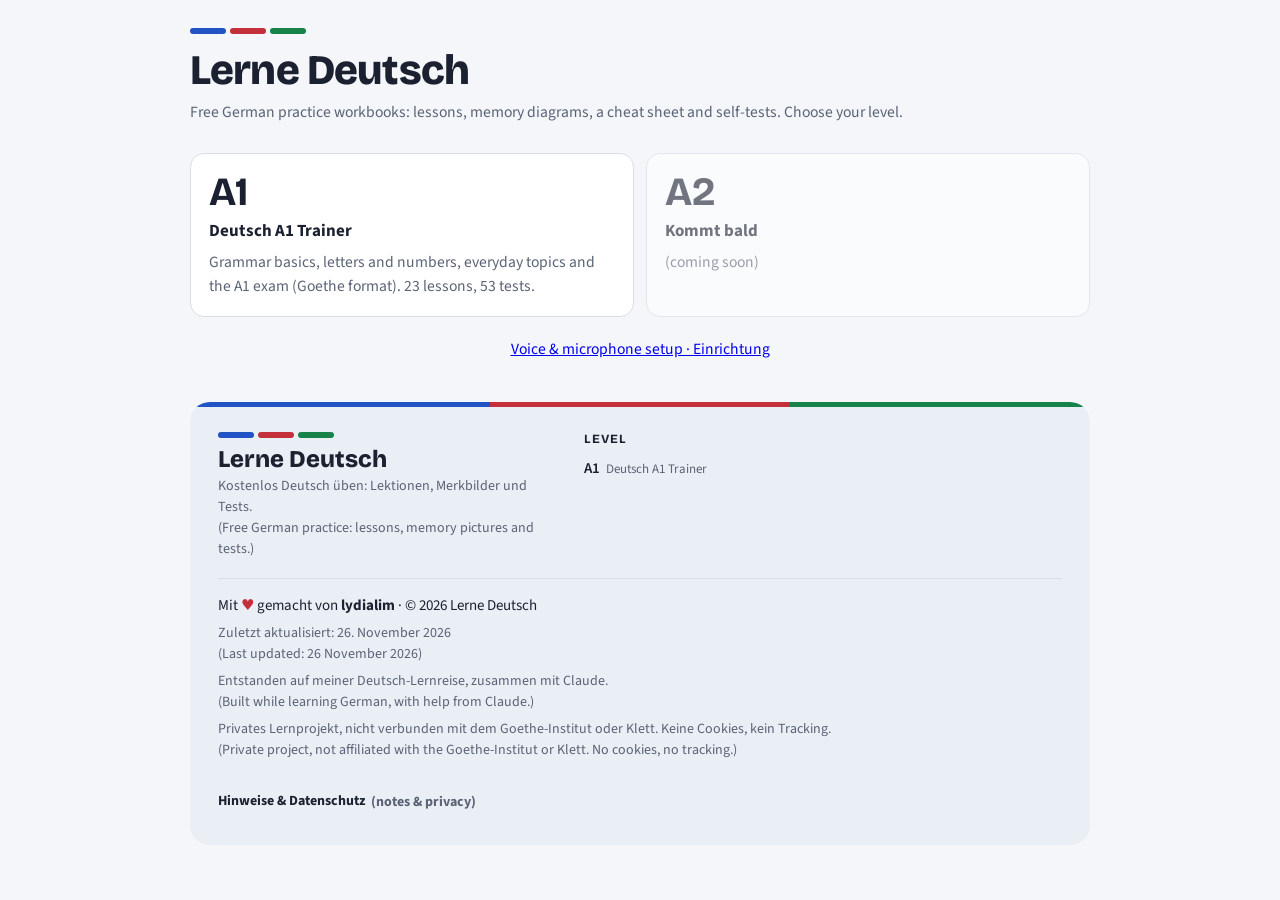
<file: index.html>
<!doctype html>
<html lang="de">
<head>
<meta charset="utf-8">
<meta name="viewport" content="width=device-width, initial-scale=1, viewport-fit=cover">
<meta name="claude:viewport-fit-sides" content="cover">
<title>Lerne Deutsch</title>
<meta name="description" content="Free German practice workbooks by level.">
<link rel="stylesheet" href="assets/css/style.css?v=202611261357">
</head>
<body>
<div class="wrap">
<header>
  <div class="flagline" aria-hidden="true"><span style="background:var(--der)"></span><span style="background:var(--die)"></span><span style="background:var(--das)"></span></div>
  <h1>Lerne Deutsch</h1>
  <p class="en">Free German practice workbooks: lessons, memory diagrams, a cheat sheet and self-tests. Choose your level.</p>
</header>
<main>
<div class="levels">
  <a href="a1/index.html"><b>A1</b><span style="font-weight:700">Deutsch A1 Trainer</span><span class="en">Grammar basics, letters and numbers, everyday topics and the A1 exam (Goethe format). 23 lessons, 53 tests.</span></a>
  <div class="soon"><b>A2</b><span style="font-weight:700">Kommt bald</span><span class="en">(coming soon)</span></div>
</div>
<p class="en" style="text-align:center"><a href="einrichtung.html">Voice &amp; microphone setup · Einrichtung</a></p>
</main>
<footer class="foot" id="site-footer"></footer>
</div>
<script defer src="assets/js/layout.js?v=202611261357"></script>
</body>
</html>
</file>
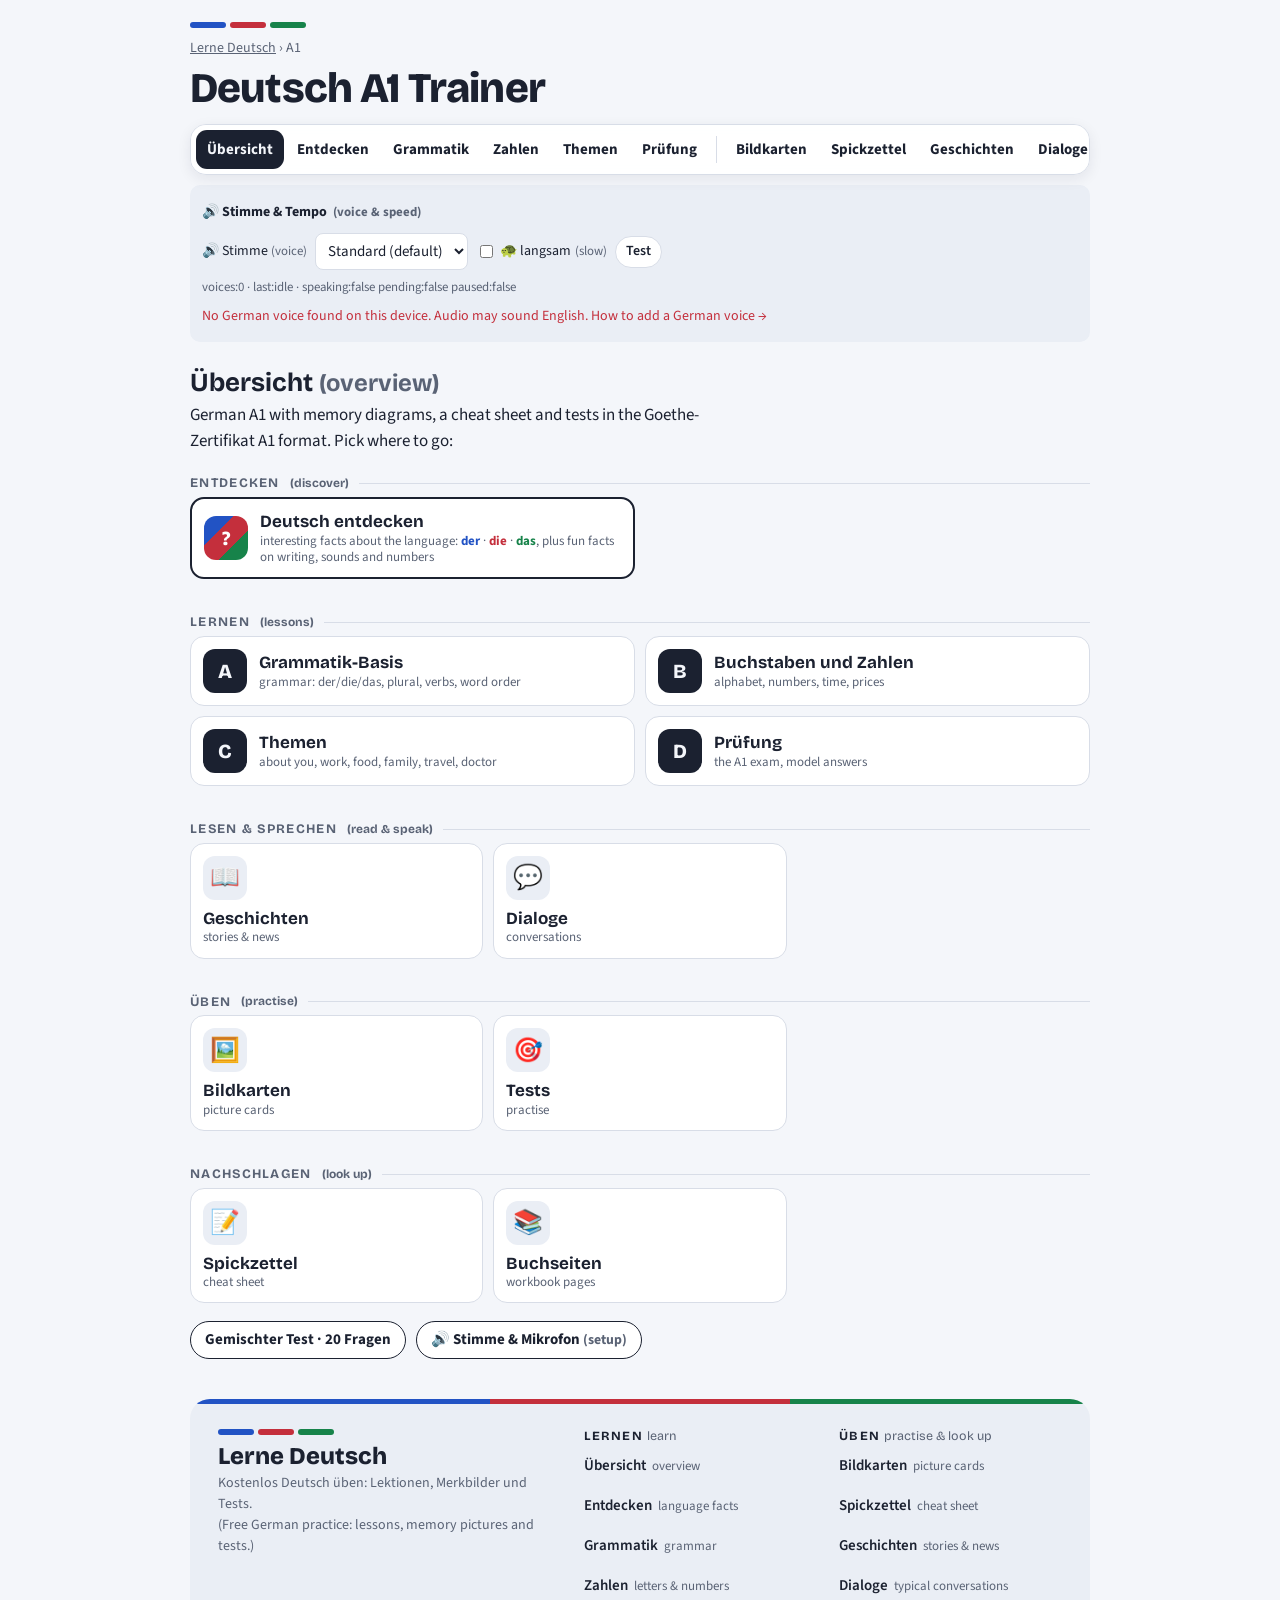
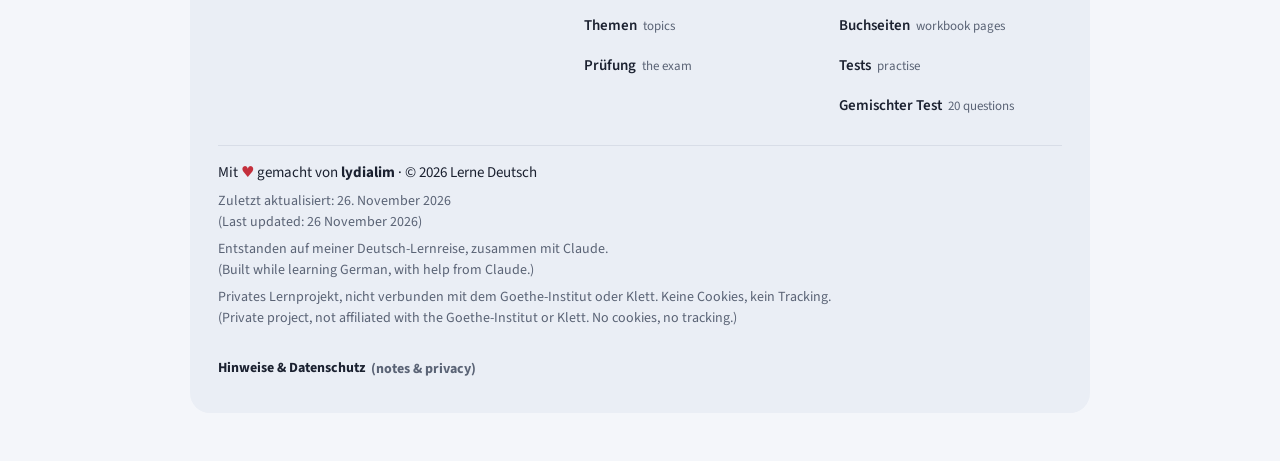
<file: a1/index.html>
<!doctype html>
<html lang="de">
<head>
<meta charset="utf-8">
<meta name="viewport" content="width=device-width, initial-scale=1, viewport-fit=cover">
<meta name="claude:viewport-fit-sides" content="cover">
<title>Deutsch A1 Trainer</title>
<meta name="description" content="German A1 lessons, cheat sheet and self-tests.">
<link rel="stylesheet" href="../assets/css/style.css?v=202611261357">
</head>
<body>
<div class="wrap">
<header id="site-header"></header>
<main>
<div class="cheathead"><h2>Übersicht <span class="en">(overview)</span></h2>
<p class="lead">German A1 with memory diagrams, a cheat sheet and tests in the Goethe-Zertifikat A1 format. Pick where to go:</p></div>
<h3 class="gh">Entdecken <span class="en">(discover)</span></h3>
<div class="tiles tall">
  <a class="tile feat" href="entdecken.html"><b class="ti tri">?</b><span class="tt"><b>Deutsch entdecken</b><span class="en">interesting facts about the language: <span class="der">der</span> · <span class="die">die</span> · <span class="das">das</span>, plus fun facts on writing, sounds and numbers</span></span></a>
</div>
<h3 class="gh">Lernen <span class="en">(lessons)</span></h3>
<div class="tiles tall">
  <a class="tile" href="grammatik.html"><b class="ti">A</b><span class="tt"><b>Grammatik-Basis</b><span class="en">grammar: der/die/das, plural, verbs, word order</span></span></a>
  <a class="tile" href="zahlen.html"><b class="ti">B</b><span class="tt"><b>Buchstaben und Zahlen</b><span class="en">alphabet, numbers, time, prices</span></span></a>
  <a class="tile" href="themen.html"><b class="ti">C</b><span class="tt"><b>Themen</b><span class="en">about you, work, food, family, travel, doctor</span></span></a>
  <a class="tile" href="pruefung.html"><b class="ti">D</b><span class="tt"><b>Prüfung</b><span class="en">the A1 exam, model answers</span></span></a>
</div>
<h3 class="gh">Lesen &amp; Sprechen <span class="en">(read &amp; speak)</span></h3>
<div class="tiles">
  <a class="tile" href="geschichten.html"><span class="ti">📖</span><span class="tt"><b>Geschichten</b><span class="en">stories &amp; news</span></span></a>
  <a class="tile" href="dialoge.html"><span class="ti">💬</span><span class="tt"><b>Dialoge</b><span class="en">conversations</span></span></a>
</div>
<h3 class="gh">Üben <span class="en">(practise)</span></h3>
<div class="tiles">
  <a class="tile" href="karten.html"><span class="ti">🖼️</span><span class="tt"><b>Bildkarten</b><span class="en">picture cards</span></span></a>
  <a class="tile" href="tests.html"><span class="ti">🎯</span><span class="tt"><b>Tests</b><span class="en">practise</span></span></a>
</div>
<h3 class="gh">Nachschlagen <span class="en">(look up)</span></h3>
<div class="tiles">
  <a class="tile" href="spickzettel.html"><span class="ti">📝</span><span class="tt"><b>Spickzettel</b><span class="en">cheat sheet</span></span></a>
  <a class="tile" href="buchseiten.html"><span class="ti">📚</span><span class="tt"><b>Buchseiten</b><span class="en">workbook pages</span></span></a>
</div>
<p class="quickgo"><a class="go" href="tests.html#mix">Gemischter Test · 20 Fragen</a> <a class="go" href="../einrichtung.html">🔊 Stimme &amp; Mikrofon <span class="en">(setup)</span></a></p>
</main>
<footer class="foot" id="site-footer"></footer>
</div>
<script defer src="js/level.js?v=202611261357"></script>
<script defer src="../assets/js/common.js?v=202611261357"></script>
<script defer src="../assets/js/layout.js?v=202611261357"></script>
<script defer src="../assets/js/speech.js?v=202611261357"></script>
</body>
</html>
</file>
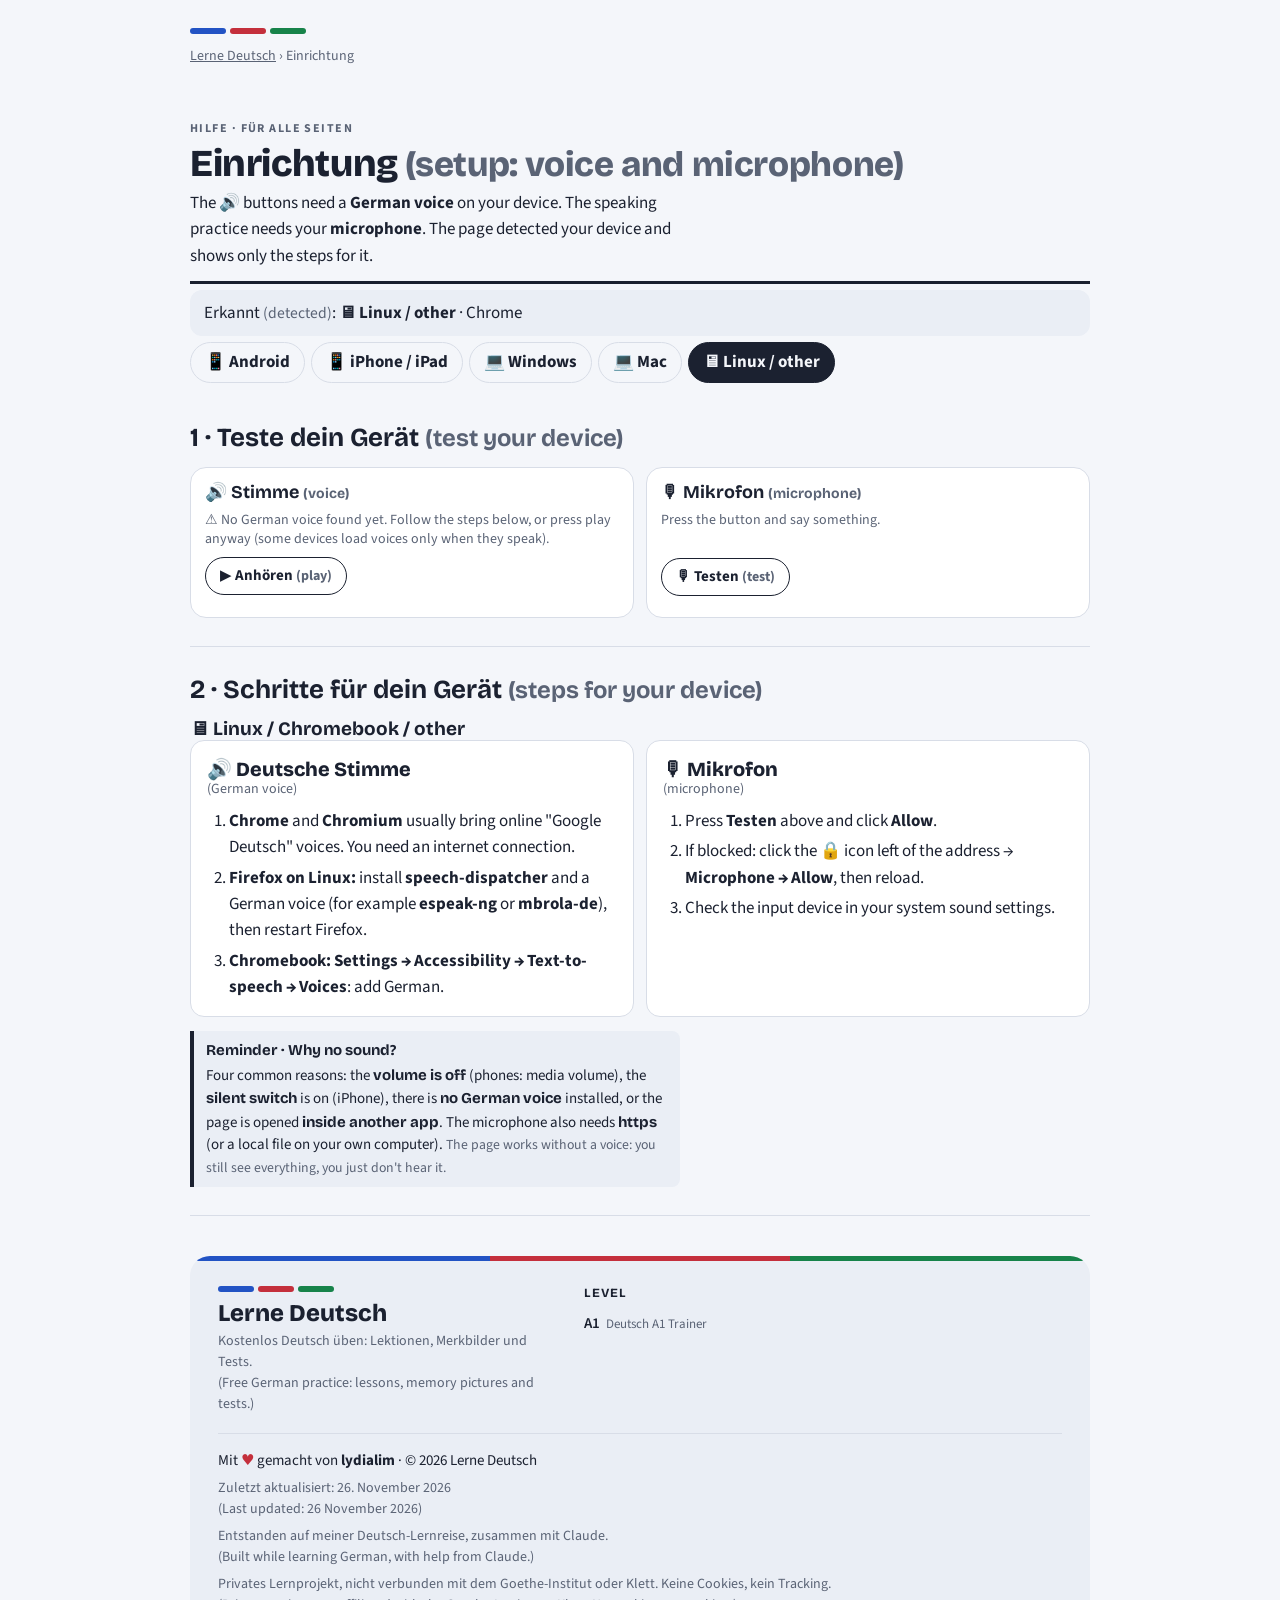
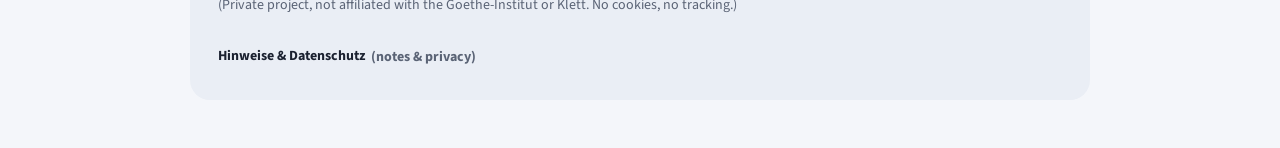
<file: einrichtung.html>
<!doctype html>
<html lang="de">
<head>
<meta charset="utf-8">
<meta name="viewport" content="width=device-width, initial-scale=1, viewport-fit=cover">
<meta name="claude:viewport-fit-sides" content="cover">
<title>Einrichtung · Lerne Deutsch</title>
<meta name="description" content="Set up the German voice and the microphone on your phone or computer.">
<link rel="stylesheet" href="assets/css/style.css?v=202611261357">
</head>
<body>
<div class="wrap">
<header>
  <div class="flagline" aria-hidden="true"><span style="background:var(--der)"></span><span style="background:var(--die)"></span><span style="background:var(--das)"></span></div>
  <p class="crumb"><a href="index.html">Lerne Deutsch</a> › Einrichtung</p>
</header>
<main>
<div class="part"><span class="kick">Hilfe · für alle Seiten</span><h2>Einrichtung <span class="en">(setup: voice and microphone)</span></h2><p class="lead">The 🔊 buttons need a <b>German voice</b> on your device. The speaking practice needs your <b>microphone</b>. The page detected your device and shows only the steps for it.</p></div>

<div class="devbar" id="devbar" aria-live="polite"></div>
<div class="ktabs" id="devtabs" role="tablist" aria-label="Gerät wählen (choose device)"></div>

<section class="lesson" id="l-test">
  <h2>1 · Teste dein Gerät <span class="en">(test your device)</span></h2>
  <div class="devtest">
    <div class="tcard"><h3>🔊 Stimme <span class="en">(voice)</span></h3>
      <p id="voiceStatus" class="en">…</p>
      <div class="btns"><button type="button" class="go" id="voiceTest">▶ Anhören <span class="en">(play)</span></button></div>
      <p class="en" id="voiceList"></p></div>
    <div class="tcard"><h3>🎙 Mikrofon <span class="en">(microphone)</span></h3>
      <p id="micStatus" class="en">Press the button and say something.</p>
      <div class="meter" aria-hidden="true"><i id="micBar"></i></div>
      <div class="btns"><button type="button" class="go" id="micTest">🎙 Testen <span class="en">(test)</span></button></div></div>
  </div>
</section>

<section class="lesson" id="l-steps">
  <h2>2 · Schritte für dein Gerät <span class="en">(steps for your device)</span></h2>

  <div class="dev" data-dev="android" hidden>
    <h3>📱 Android</h3>
    <div class="cols2">
      <div class="dia"><div class="cap">🔊 Deutsche Stimme <small>(German voice)</small></div>
        <ol class="steps">
          <li>Open <b>Settings → System → Languages &amp; input → Text-to-speech output</b> (on some phones: <b>Settings → Accessibility</b>).</li>
          <li>Preferred engine: <b>Speech Services by Google</b>. Tap the ⚙ gear next to it.</li>
          <li>Tap <b>Install voice data → Deutsch (Deutschland)</b> and download it.</li>
          <li>Come back here and press <b>Anhören</b> above. Turn the media volume up.</li>
        </ol></div>
      <div class="dia"><div class="cap">🎙 Mikrofon <small>(microphone)</small></div>
        <ol class="steps">
          <li>Use <b>Chrome</b>. Press <b>Testen</b> above and tap <b>Allow</b> when asked.</li>
          <li>If you tapped Block: tap the 🔒 icon (or ⋮ menu → <b>Settings → Site settings → Microphone</b>) and set this site to <b>Allow</b>.</li>
          <li>Still silent? <b>Settings → Apps → Chrome → Permissions → Microphone → Allow</b>.</li>
        </ol></div>
    </div>
  </div>

  <div class="dev" data-dev="ios" hidden>
    <h3>📱 iPhone / iPad</h3>
    <div class="cols2">
      <div class="dia"><div class="cap">🔊 Deutsche Stimme <small>(German voice)</small></div>
        <ol class="steps">
          <li>Open <b>Settings → Accessibility → Spoken Content</b>. Can't find it? Pull down in Settings and search for <b>Spoken Content</b>, or scroll the Accessibility list (it is in the <b>Vision</b> group).</li>
          <li>Turn on <b>Speak Selection</b> (or <b>Speak Screen</b>). The <b>Voices</b> row only shows up after that. You don't have to use the feature.</li>
          <li>Tap <b>Voices → German</b>, pick a voice (for example <b>Anna</b>) and tap the download icon. <b>Enhanced</b> sounds best. Use Wi-Fi.</li>
          <li><b>Still no German in the list?</b> Try <b>Settings → Accessibility → VoiceOver → Speech → Add New Language → German</b>, or add German in <b>Settings → General → Language &amp; Region → Add Language</b> first.</li>
          <li>Check the <b>silent switch</b> on the side: if it is on (orange), the sound stays off. Turn the volume up.</li>
          <li>Come back here and press <b>Anhören</b> above.</li>
        </ol></div>
      <div class="dia"><div class="cap">🎙 Mikrofon <small>(microphone)</small></div>
        <ol class="steps">
          <li>Use <b>Safari</b>. Press <b>Testen</b> above and tap <b>Allow</b>.</li>
          <li>If you tapped Don't Allow: tap <b>aA</b> in the address bar → <b>Website Settings → Microphone → Allow</b>.</li>
          <li>Or: <b>Settings → Apps → Safari → Microphone → Ask / Allow</b>.</li>
          <li>Recording does not work in some in-app browsers (inside other apps). Open the page in Safari.</li>
        </ol></div>
    </div>
  </div>

  <div class="dev" data-dev="windows" hidden>
    <h3>💻 Windows</h3>
    <div class="cols2">
      <div class="dia"><div class="cap">🔊 Deutsche Stimme <small>(German voice)</small></div>
        <ol class="steps">
          <li><b>Edge</b> has the best voices (for example <b>Katja</b>, <b>Conrad</b>, "Online (Natural)"). Chrome also works with "Google Deutsch".</li>
          <li>No German voice in the test? Open <b>Settings → Time &amp; language → Speech → Manage voices → Add voices</b> and add <b>German (Germany)</b>.</li>
          <li>Restart the browser, then press <b>Anhören</b> above.</li>
          <li>Pick a voice with the small voice menu in the page header, if you see one.</li>
        </ol></div>
      <div class="dia"><div class="cap">🎙 Mikrofon <small>(microphone)</small></div>
        <ol class="steps">
          <li>Press <b>Testen</b> above and click <b>Allow</b> in the pop-up.</li>
          <li>If you clicked Block: click the 🔒 icon left of the address → <b>Microphone → Allow</b>, then reload.</li>
          <li>Still silent? <b>Settings → Privacy &amp; security → Microphone</b>: turn on <b>Microphone access</b> and <b>Let desktop apps access your microphone</b>.</li>
          <li>Check the right microphone is chosen in <b>Settings → System → Sound → Input</b>.</li>
        </ol></div>
    </div>
  </div>

  <div class="dev" data-dev="mac" hidden>
    <h3>💻 Mac</h3>
    <div class="cols2">
      <div class="dia"><div class="cap">🔊 Deutsche Stimme <small>(German voice)</small></div>
        <ol class="steps">
          <li>Open <b>System Settings → Accessibility → Spoken Content</b>.</li>
          <li>Click <b>System voice → Manage Voices… → German</b> and download <b>Anna</b> (or Markus, Petra). Enhanced / Premium voices sound better.</li>
          <li>Restart the browser, then press <b>Anhören</b> above.</li>
          <li><b>Chrome</b> also brings its own "Google Deutsch" voice.</li>
        </ol></div>
      <div class="dia"><div class="cap">🎙 Mikrofon <small>(microphone)</small></div>
        <ol class="steps">
          <li>Press <b>Testen</b> above and click <b>Allow</b>.</li>
          <li><b>Safari:</b> Safari menu → <b>Settings → Websites → Microphone</b> → set this site to <b>Allow</b>.</li>
          <li><b>Chrome / Edge / Firefox:</b> click the 🔒 icon left of the address → <b>Microphone → Allow</b>, then reload.</li>
          <li>Still silent? <b>System Settings → Privacy &amp; Security → Microphone</b> → turn your browser on.</li>
        </ol></div>
    </div>
  </div>

  <div class="dev" data-dev="other" hidden>
    <h3>🖥 Linux / Chromebook / other</h3>
    <div class="cols2">
      <div class="dia"><div class="cap">🔊 Deutsche Stimme <small>(German voice)</small></div>
        <ol class="steps">
          <li><b>Chrome</b> and <b>Chromium</b> usually bring online "Google Deutsch" voices. You need an internet connection.</li>
          <li><b>Firefox on Linux:</b> install <b>speech-dispatcher</b> and a German voice (for example <b>espeak-ng</b> or <b>mbrola-de</b>), then restart Firefox.</li>
          <li><b>Chromebook:</b> <b>Settings → Accessibility → Text-to-speech → Voices</b>: add German.</li>
        </ol></div>
      <div class="dia"><div class="cap">🎙 Mikrofon <small>(microphone)</small></div>
        <ol class="steps">
          <li>Press <b>Testen</b> above and click <b>Allow</b>.</li>
          <li>If blocked: click the 🔒 icon left of the address → <b>Microphone → Allow</b>, then reload.</li>
          <li>Check the input device in your system sound settings.</li>
        </ol></div>
    </div>
  </div>

  <div class="rule"><b>Reminder · Why no sound?</b> Four common reasons: the <b>volume is off</b> (phones: media volume), the <b>silent switch</b> is on (iPhone), there is <b>no German voice</b> installed, or the page is opened <b>inside another app</b>. The microphone also needs <b>https</b> (or a local file on your own computer). <span class="en">The page works without a voice: you still see everything, you just don't hear it.</span></div>
</section>
</main>
<footer class="foot" id="site-footer"></footer>
</div>
<script src="assets/js/common.js?v=202611261357"></script>
<script src="assets/js/layout.js?v=202611261357"></script>
<script src="assets/js/speech.js?v=202611261357"></script>
<script src="assets/js/einrichtung.js?v=202611261357"></script>
</body>
</html>
</file>
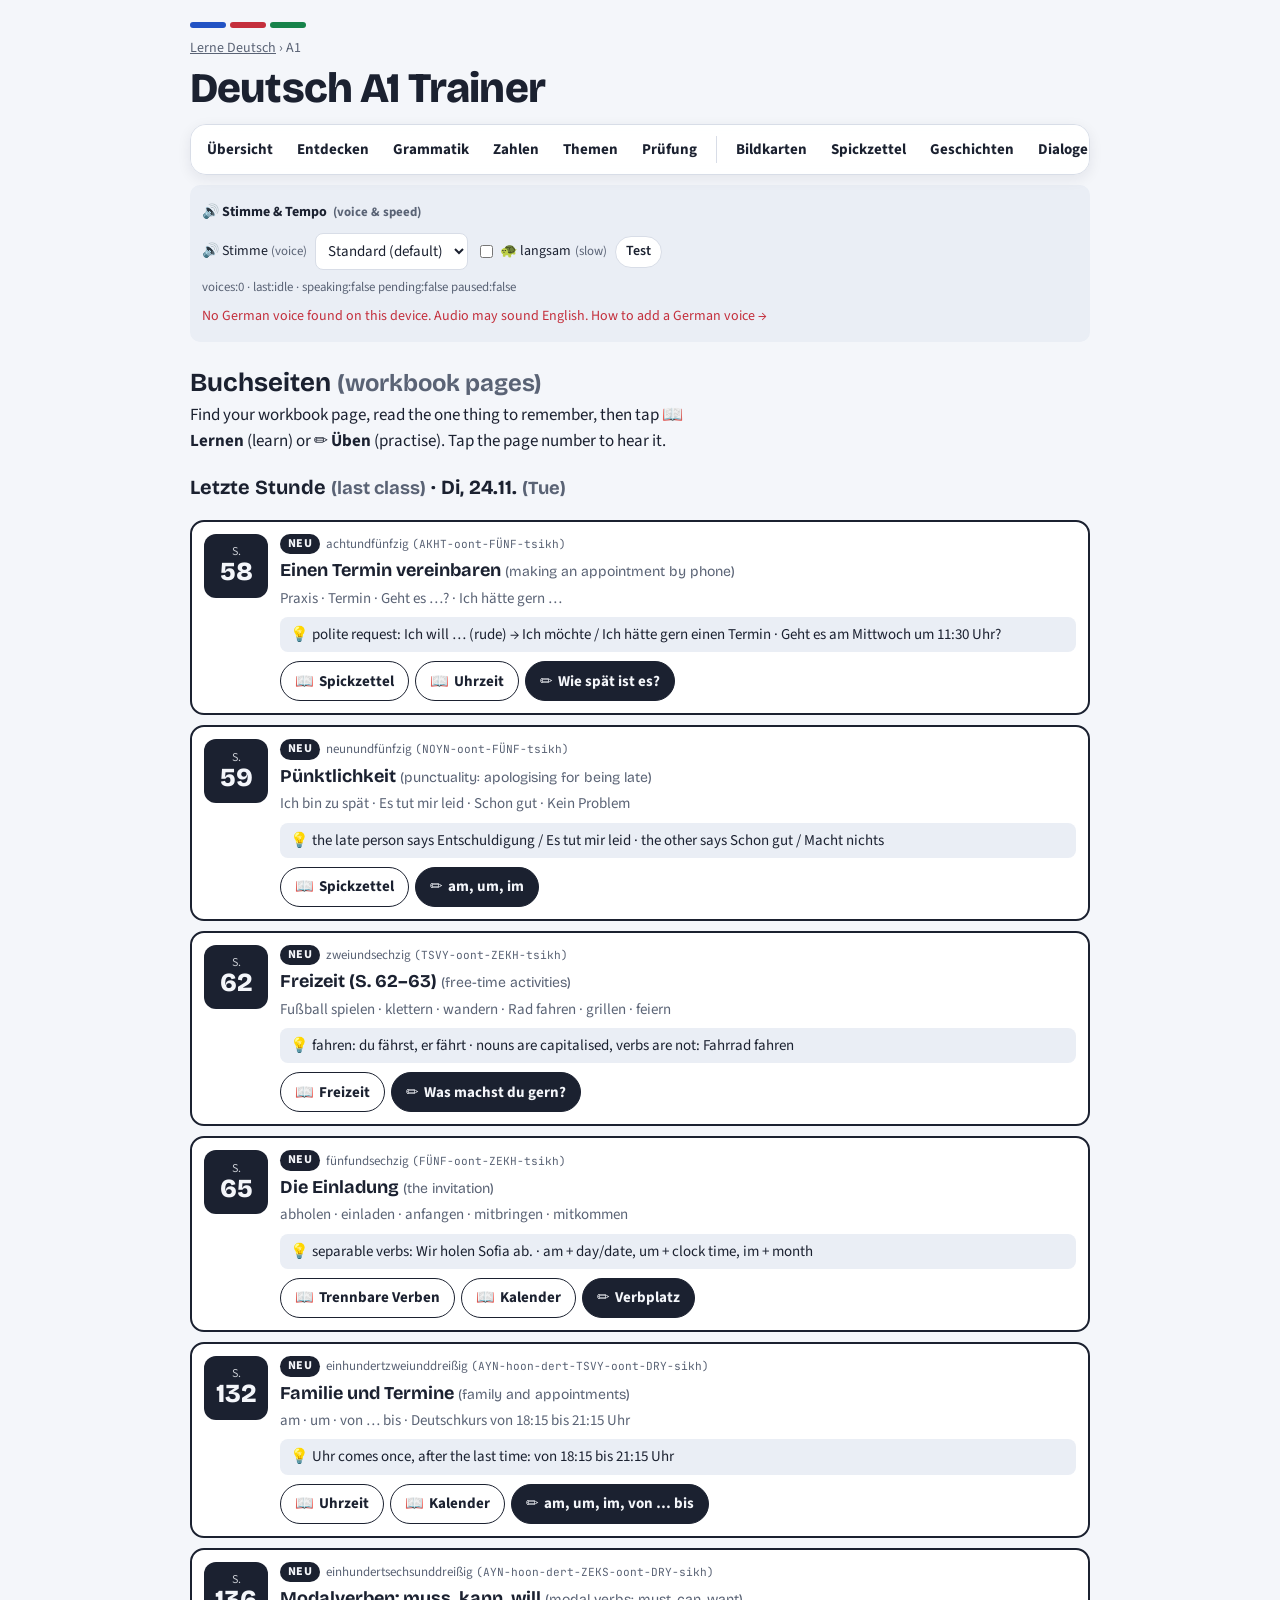
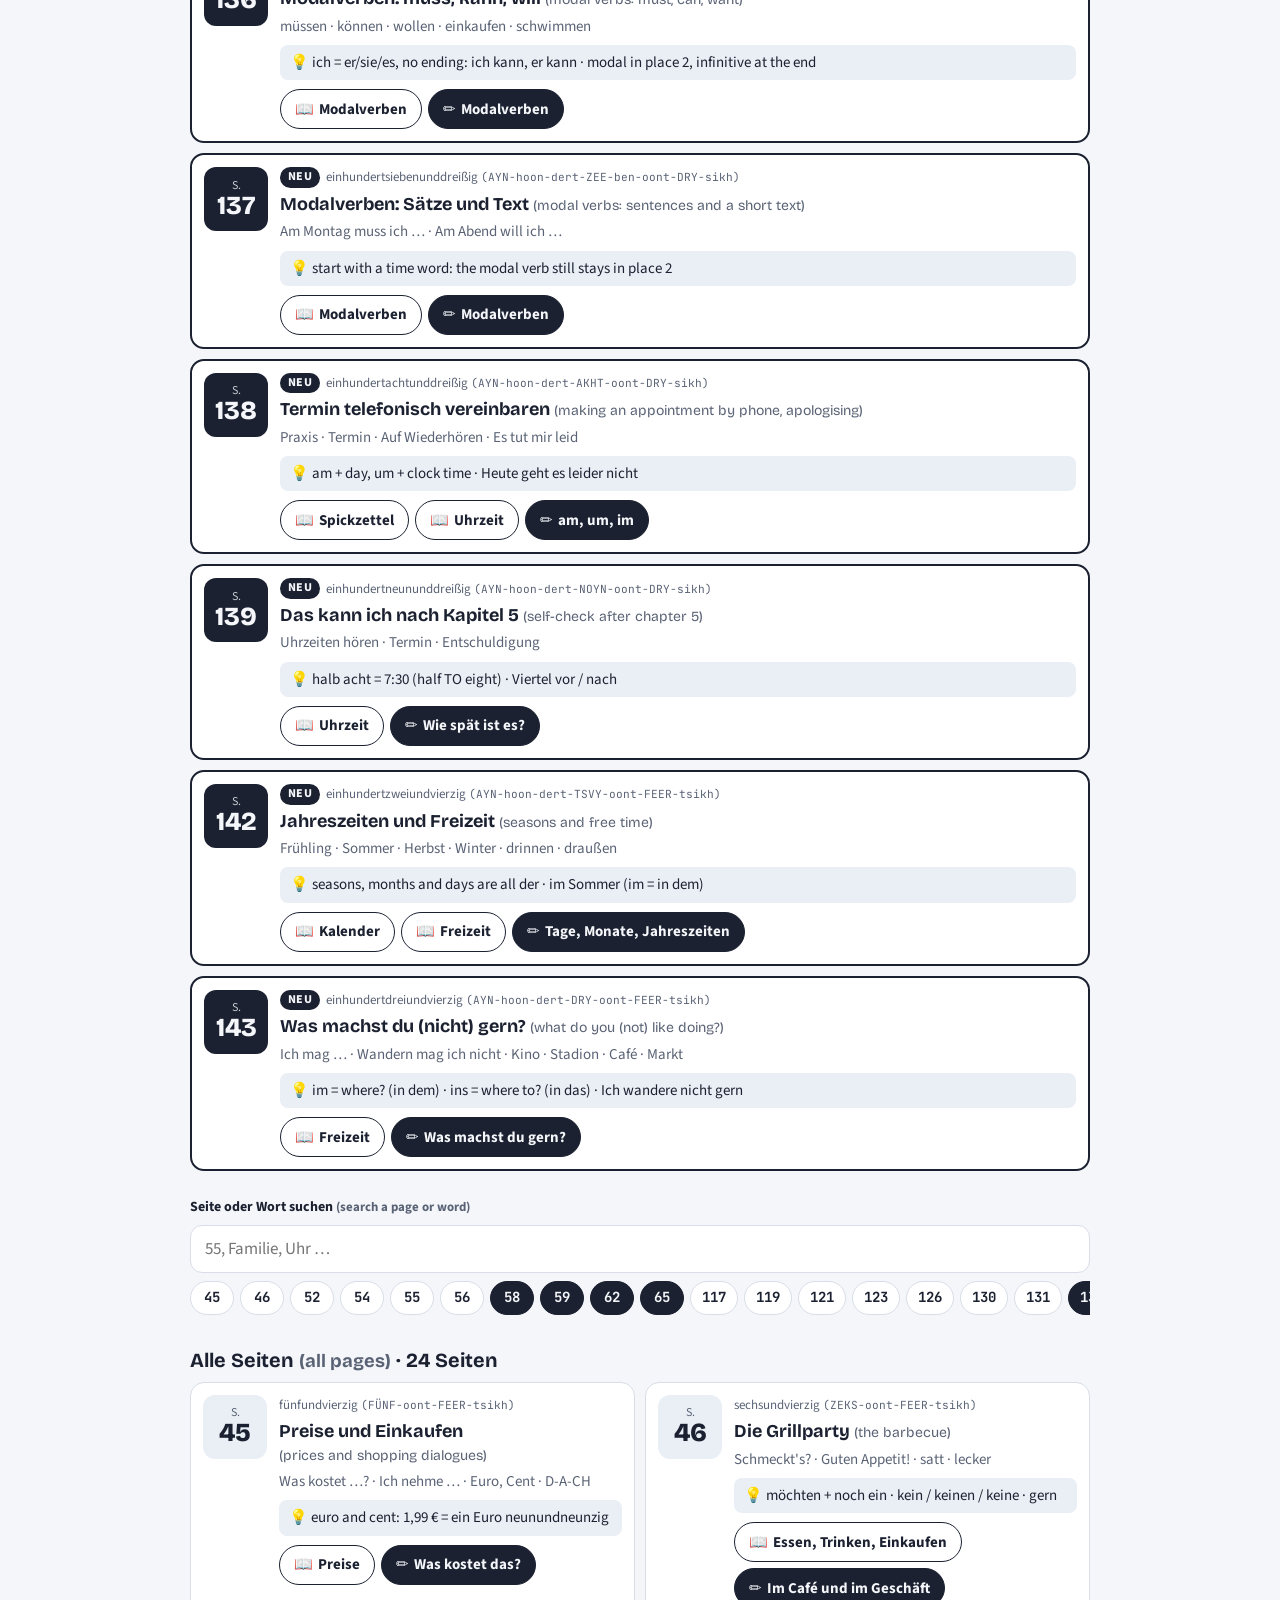
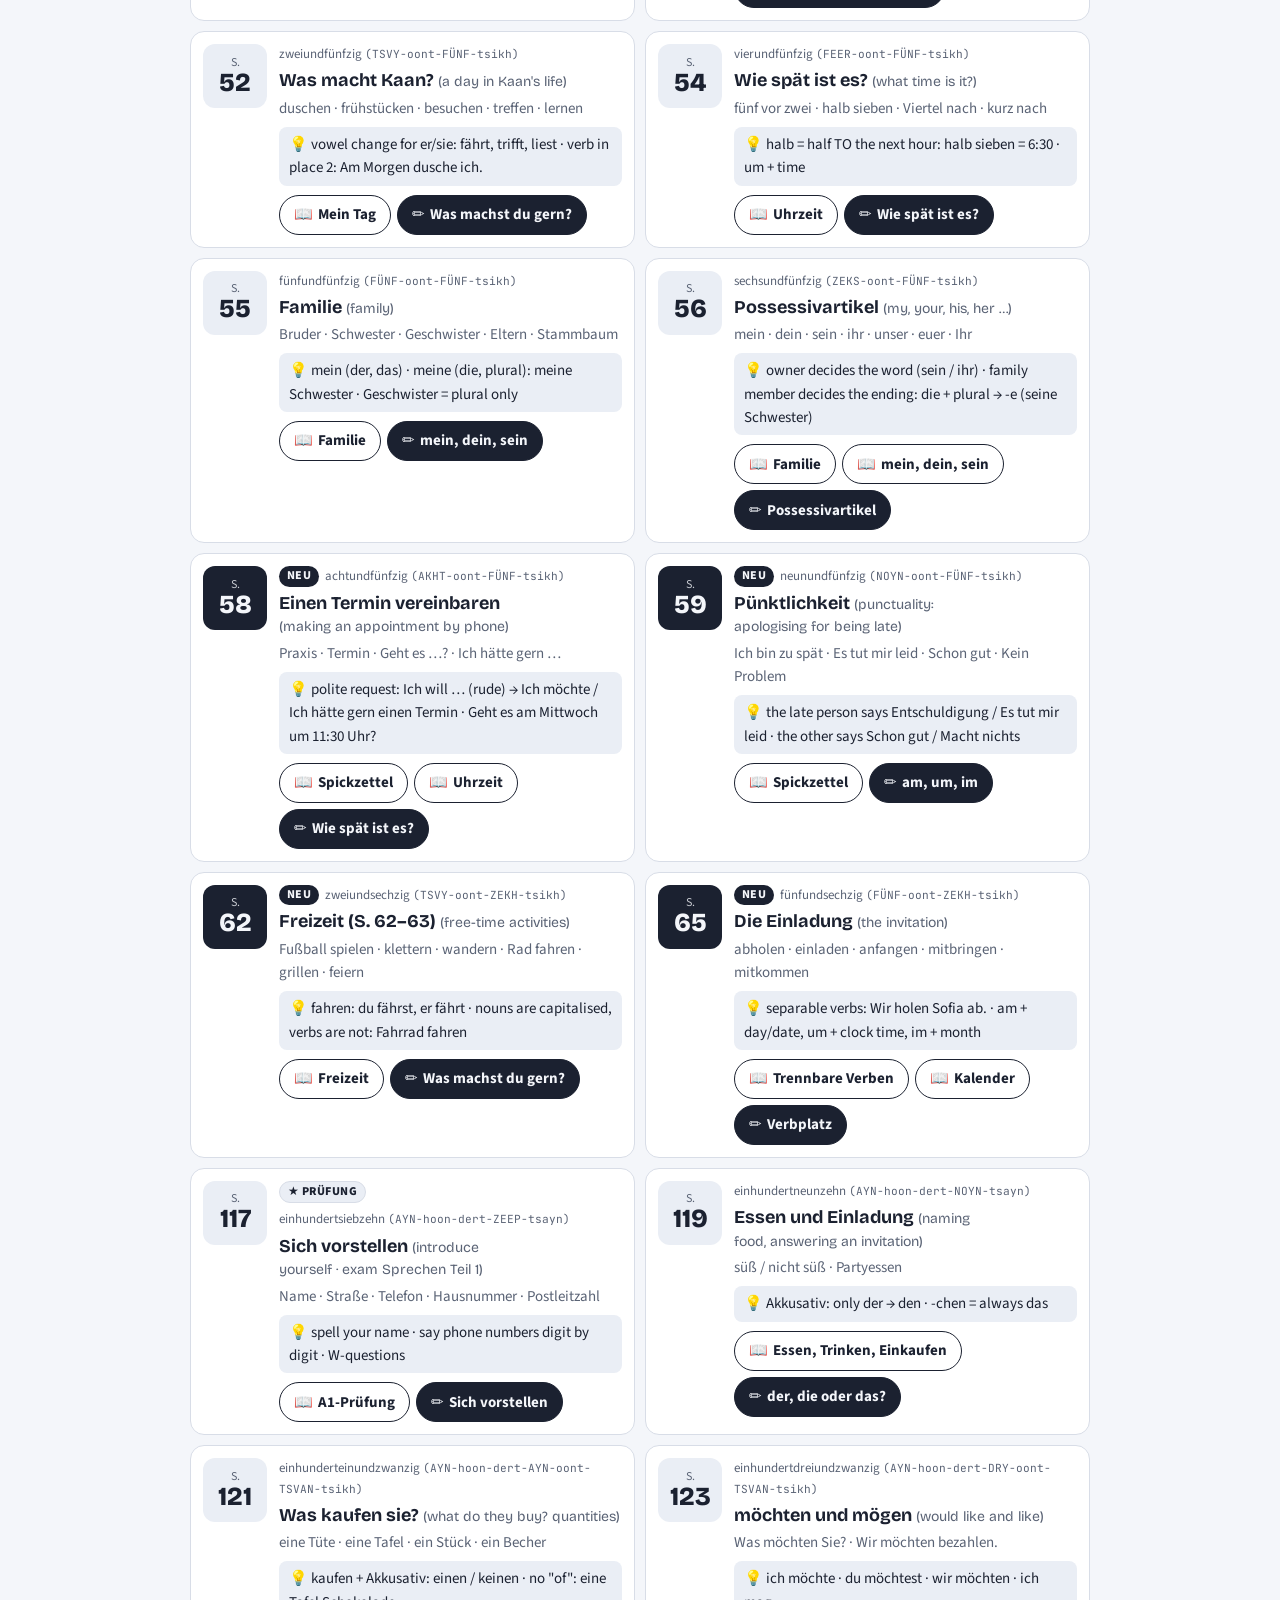
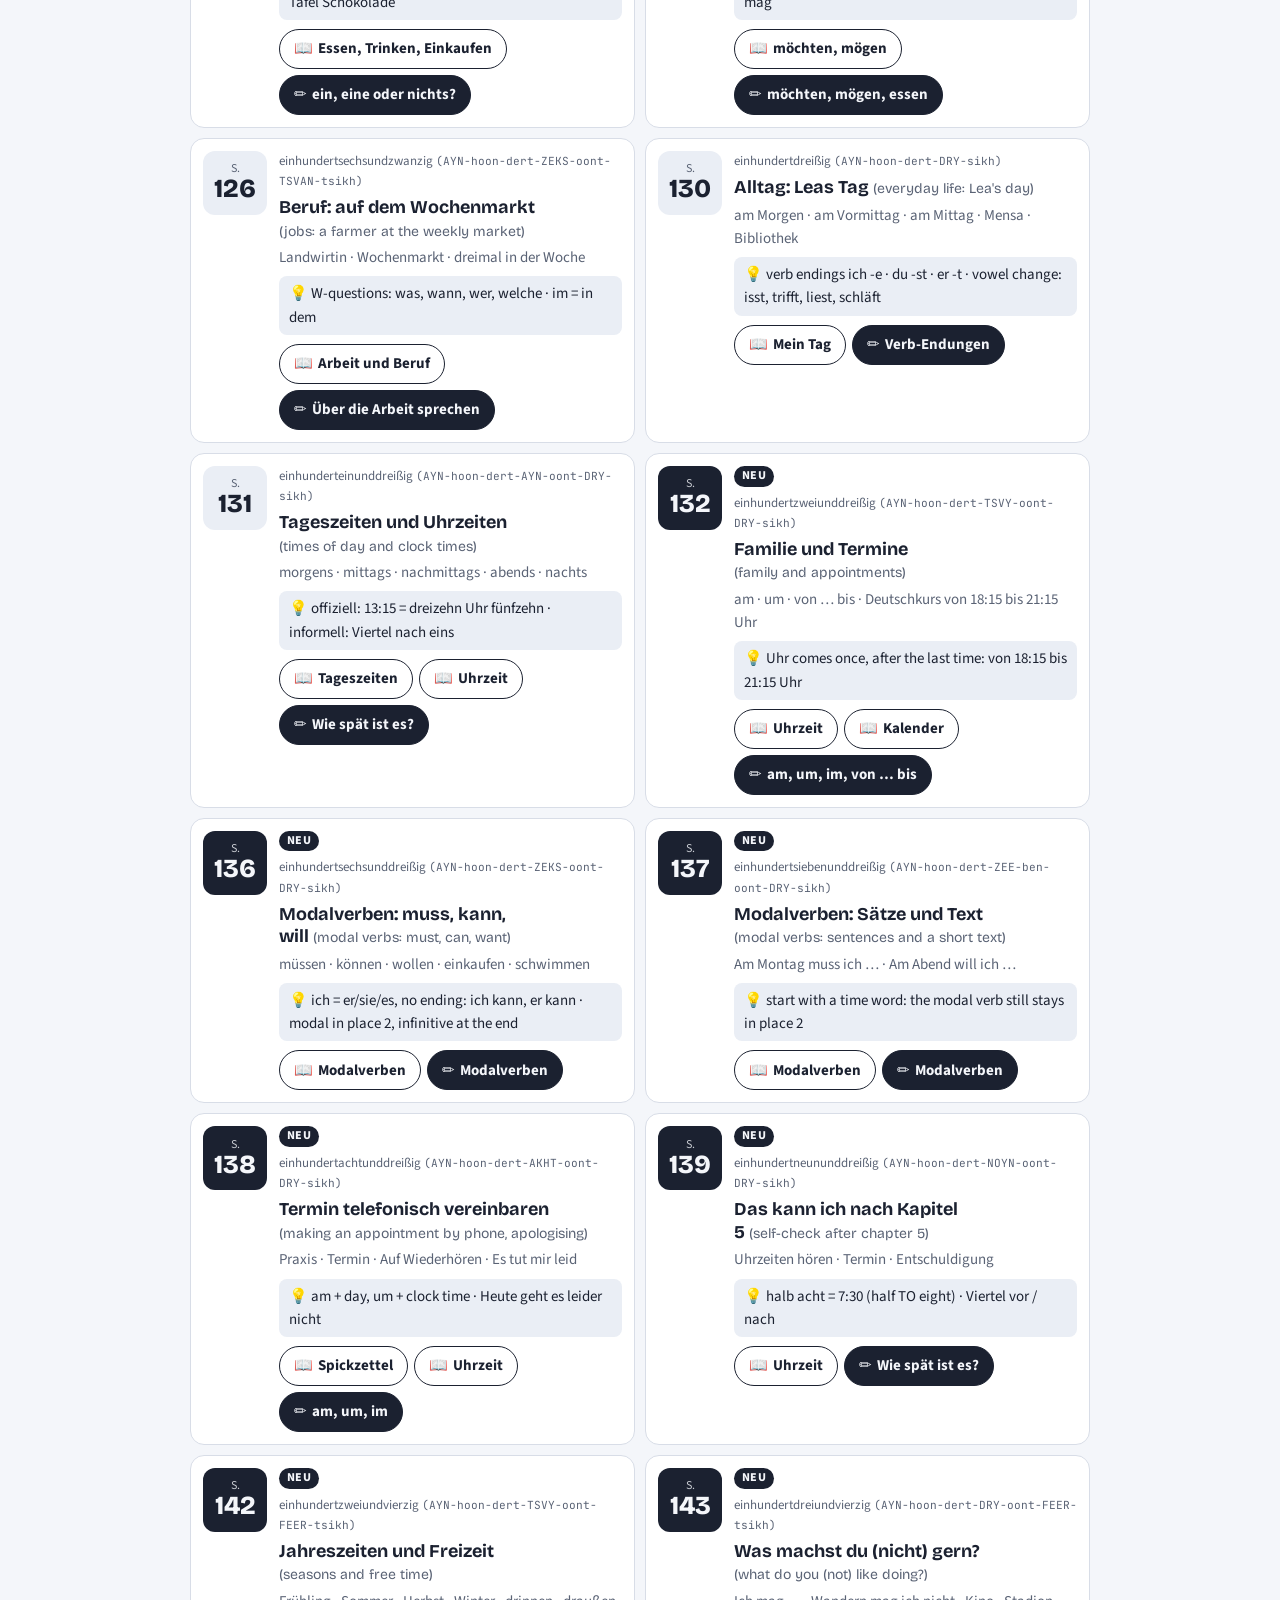
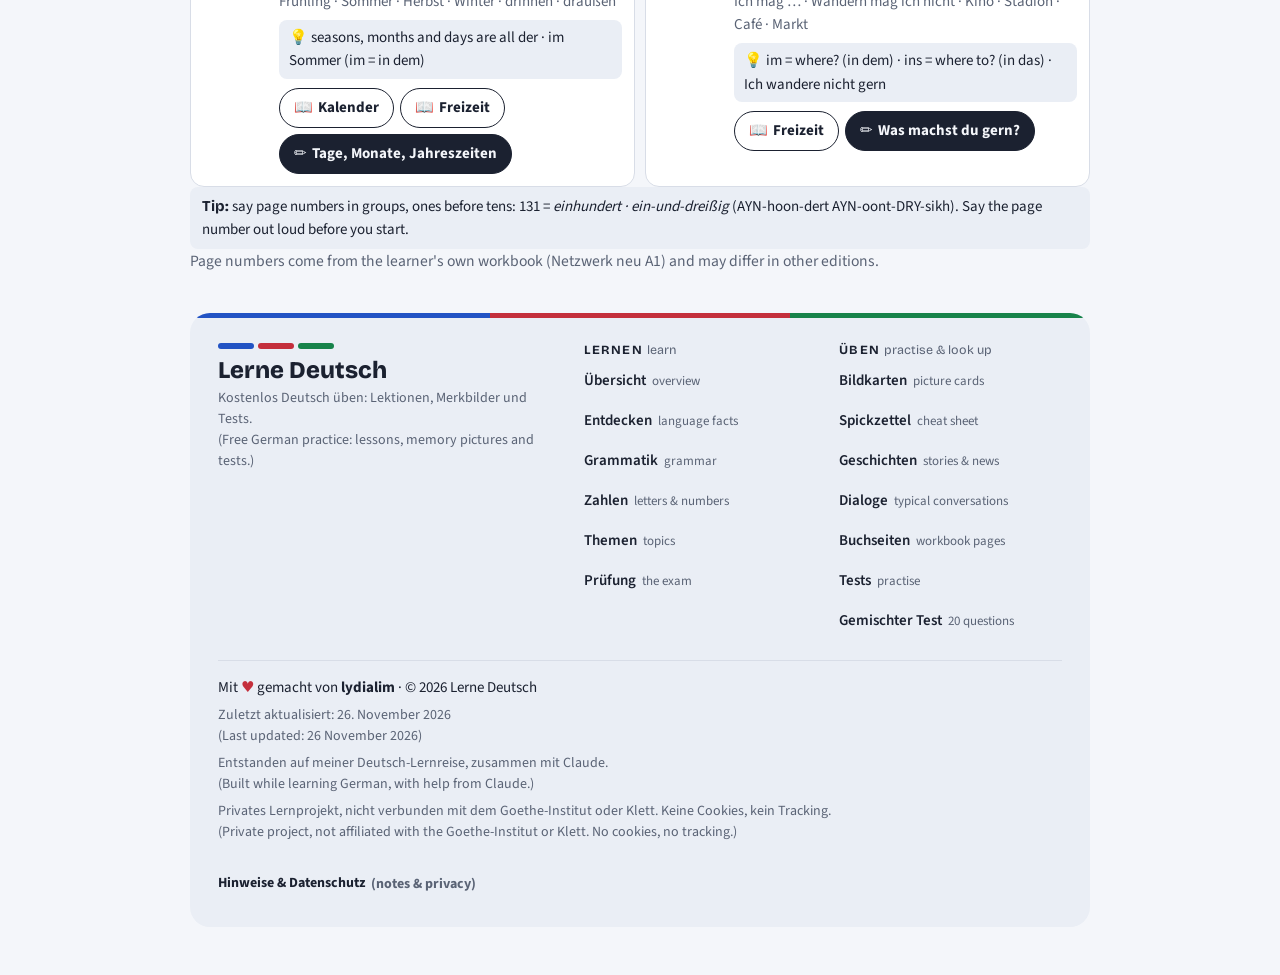
<file: a1/buchseiten.html>
<!doctype html>
<html lang="de">
<head>
<meta charset="utf-8">
<meta name="viewport" content="width=device-width, initial-scale=1, viewport-fit=cover">
<meta name="claude:viewport-fit-sides" content="cover">
<title>Buchseiten · Deutsch A1</title>
<meta name="description" content="German A1: look up a workbook page and jump to the matching lesson and test.">
<link rel="stylesheet" href="../assets/css/style.css?v=202611261357">
</head>
<body>
<div class="wrap">
<header id="site-header"></header>
<main>
<div class="cheathead"><h2>Buchseiten <span class="en">(workbook pages)</span></h2>
<p class="lead">Find your workbook page, read the one thing to remember, then tap <b>📖 Lernen</b> (learn) or <b>✏️ Üben</b> (practise). Tap the page number to hear it.</p></div>
<section id="pgLatest" class="pglatest" aria-label="Letzte Stunde"></section>
<div class="pgsearch">
  <label for="pq">Seite oder Wort suchen <span class="en">(search a page or word)</span></label>
  <input id="pq" type="search" placeholder="55, Familie, Uhr …" autocomplete="off" inputmode="search">
  <nav id="pgJump" class="pgjump" aria-label="Zu Seite springen (jump to page)"></nav>
</div>
<h2 class="pgh">Alle Seiten <span class="en">(all pages)</span> · <span id="pgCount"></span></h2>
<div id="pgList" class="pglist"></div>
<p id="pgEmpty" class="pgempty" hidden>Keine Seite gefunden. <span class="en">(No page found: try a page number or a German word.)</span></p>
<p class="trick"><b>Tip:</b> say page numbers in groups, ones before tens: 131 = <i>einhundert · ein-und-dreißig</i> (AYN-hoon-dert AYN-oont-DRY-sikh). Say the page number out loud before you start.</p>
<p class="en">Page numbers come from the learner's own workbook (Netzwerk neu A1) and may differ in other editions.</p>
</main>
<footer class="foot" id="site-footer"></footer>
</div>
<script defer src="js/level.js?v=202611261357"></script>
<script defer src="../assets/js/common.js?v=202611261357"></script>
<script defer src="../assets/js/layout.js?v=202611261357"></script>
<script defer src="js/buchseiten-data.js?v=202611261357"></script>
<script defer src="js/buchseiten.js?v=202611261357"></script>
<script defer src="../assets/js/speech.js?v=202611261357"></script>
</body>
</html>
</file>
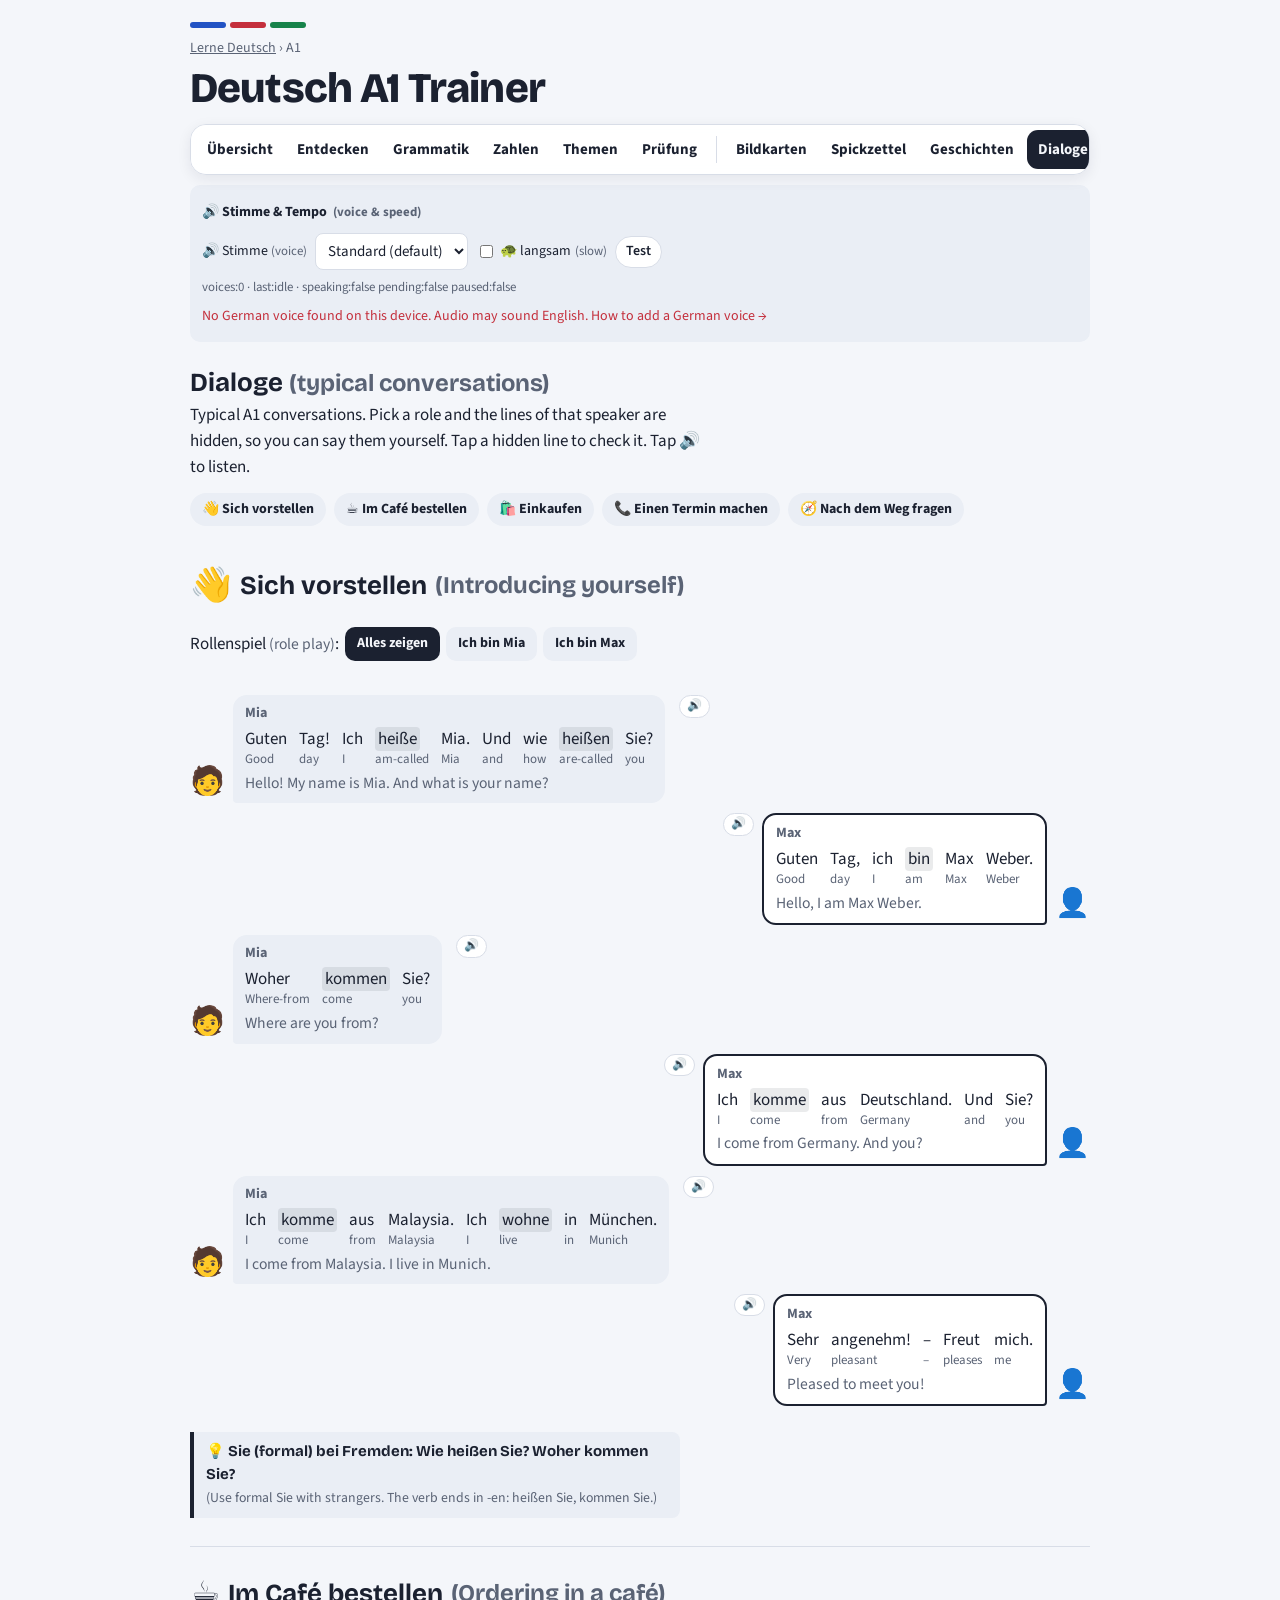
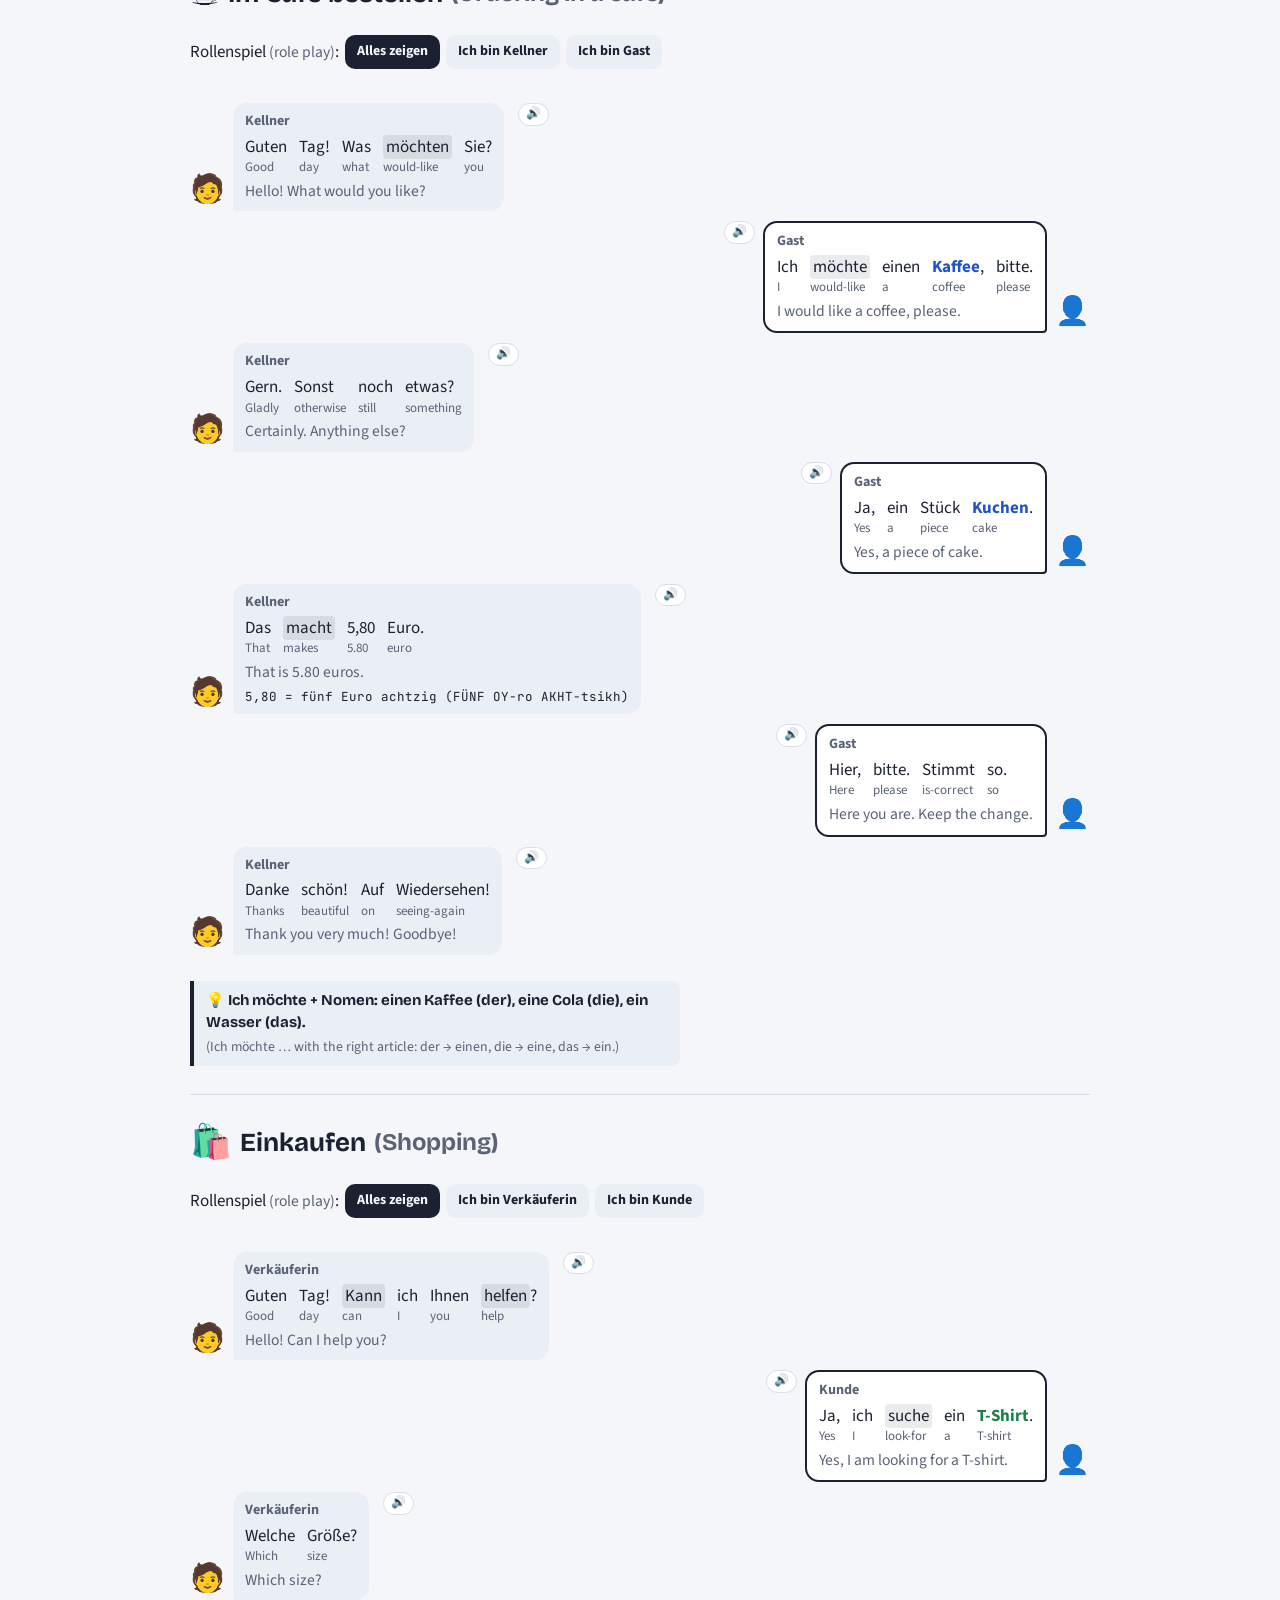
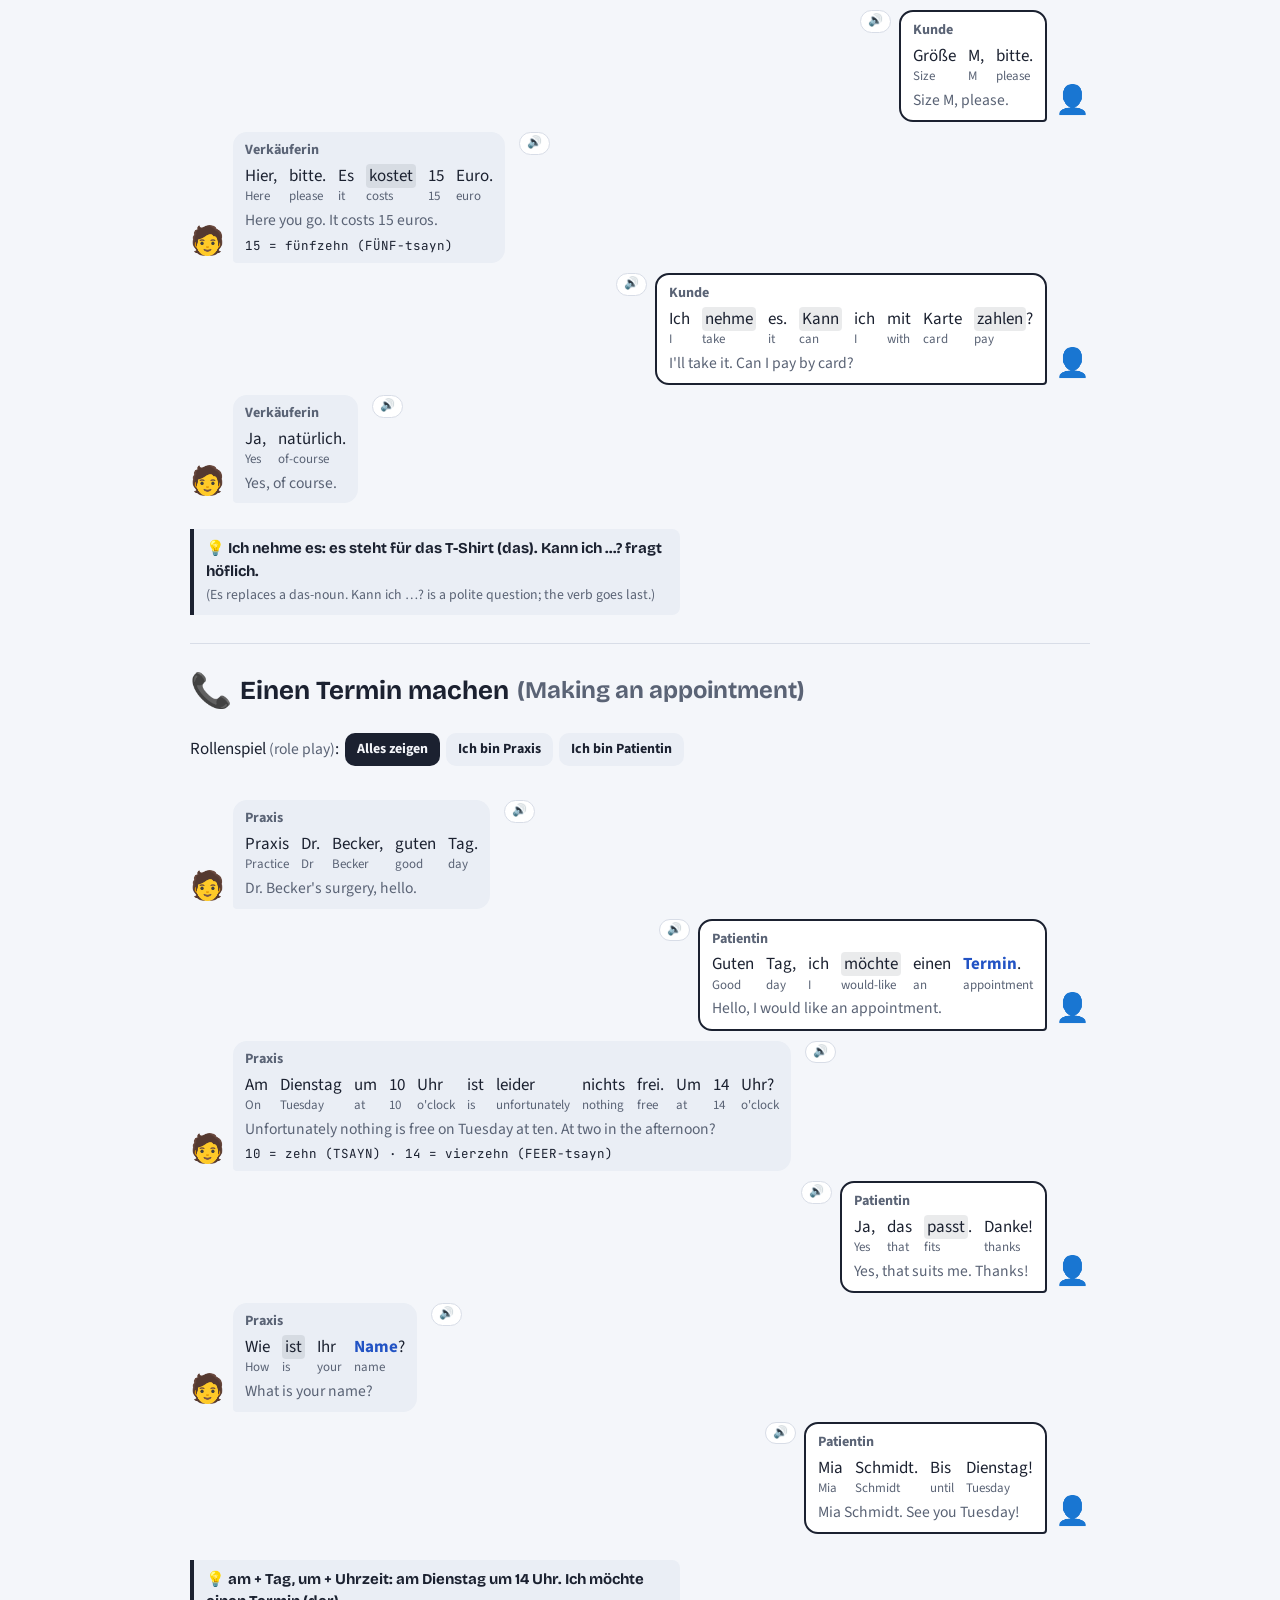
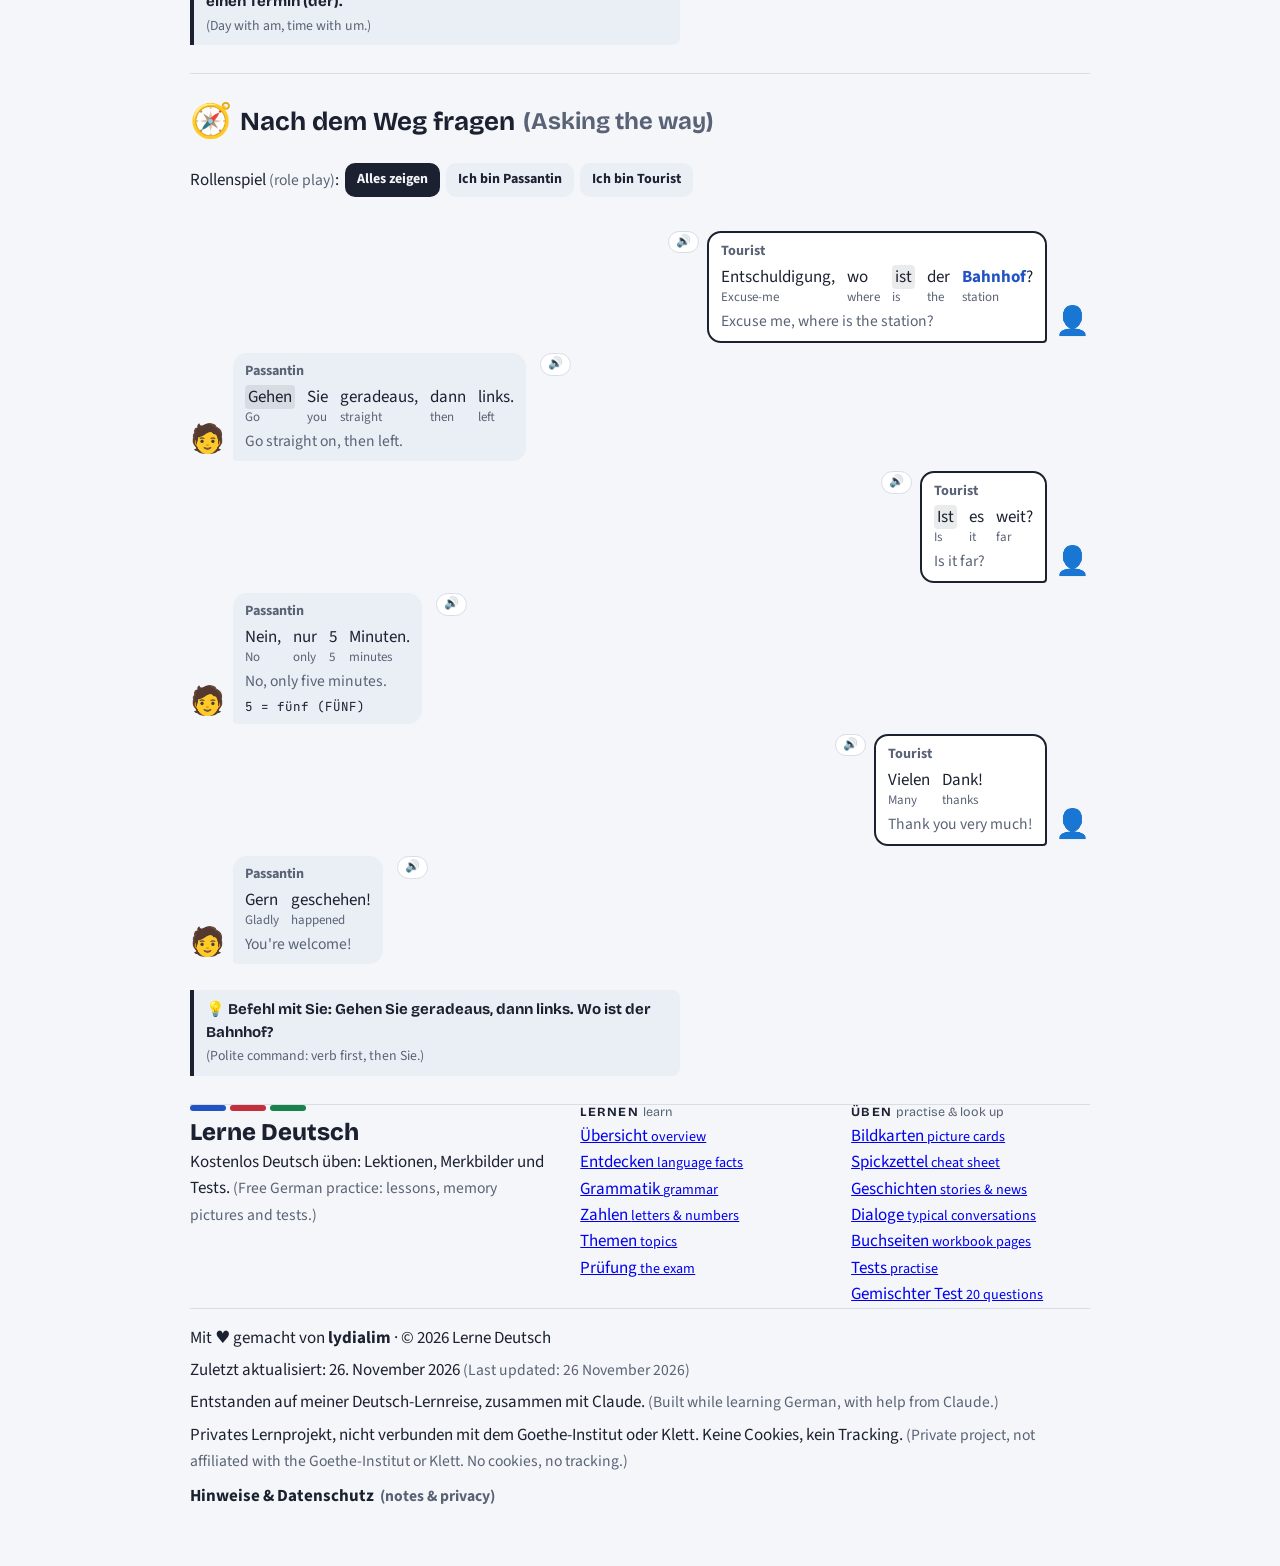
<file: a1/dialoge.html>
<!doctype html>
<html lang="de">
<head>
<meta charset="utf-8">
<meta name="viewport" content="width=device-width, initial-scale=1, viewport-fit=cover">
<meta name="claude:viewport-fit-sides" content="cover">
<title>Dialoge · Deutsch A1</title>
<meta name="description" content="German A1: typical everyday conversations with role play.">
<link rel="stylesheet" href="../assets/css/style.css?v=202611261357">
</head>
<body>
<div class="wrap">
<header id="site-header"></header>
<main>
<div class="cheathead"><h2>Dialoge <span class="en">(typical conversations)</span></h2>
<p class="lead">Typical A1 conversations. Pick a role and the lines of that speaker are hidden, so you can say them yourself. Tap a hidden line to check it. Tap 🔊 to listen.</p></div>
<nav class="textnav" id="textnav" aria-label="Dialoge"></nav>
<div id="dialogs"></div>
</main>
<footer id="site-footer"></footer>
</div>
<script defer src="js/level.js?v=202611261357"></script>
<script defer src="../assets/js/common.js?v=202611261357"></script>
<script defer src="../assets/js/layout.js?v=202611261357"></script>
<script defer src="../assets/js/speech.js?v=202611261357"></script>
<script defer src="js/texte-data.js?v=202611261357"></script>
<script defer src="js/texte.js?v=202611261357"></script>
</body>
</html>
</file>
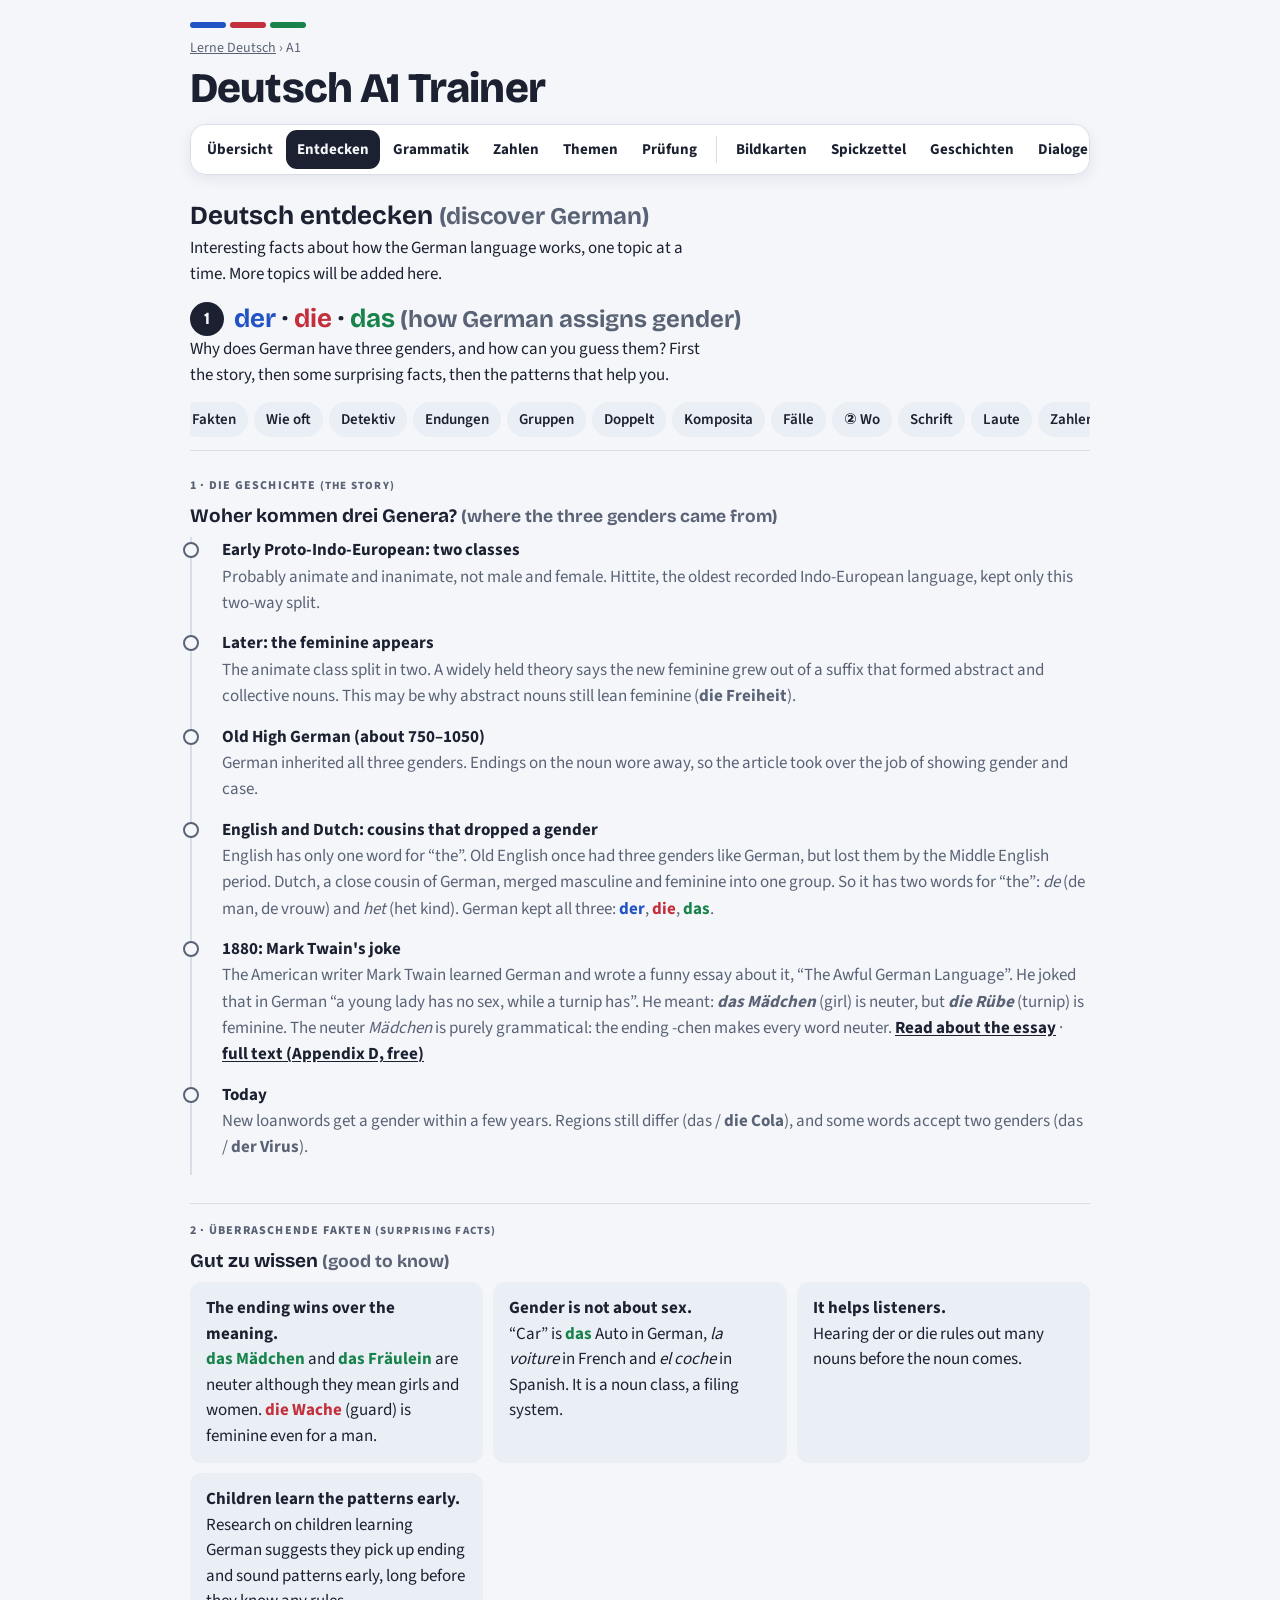
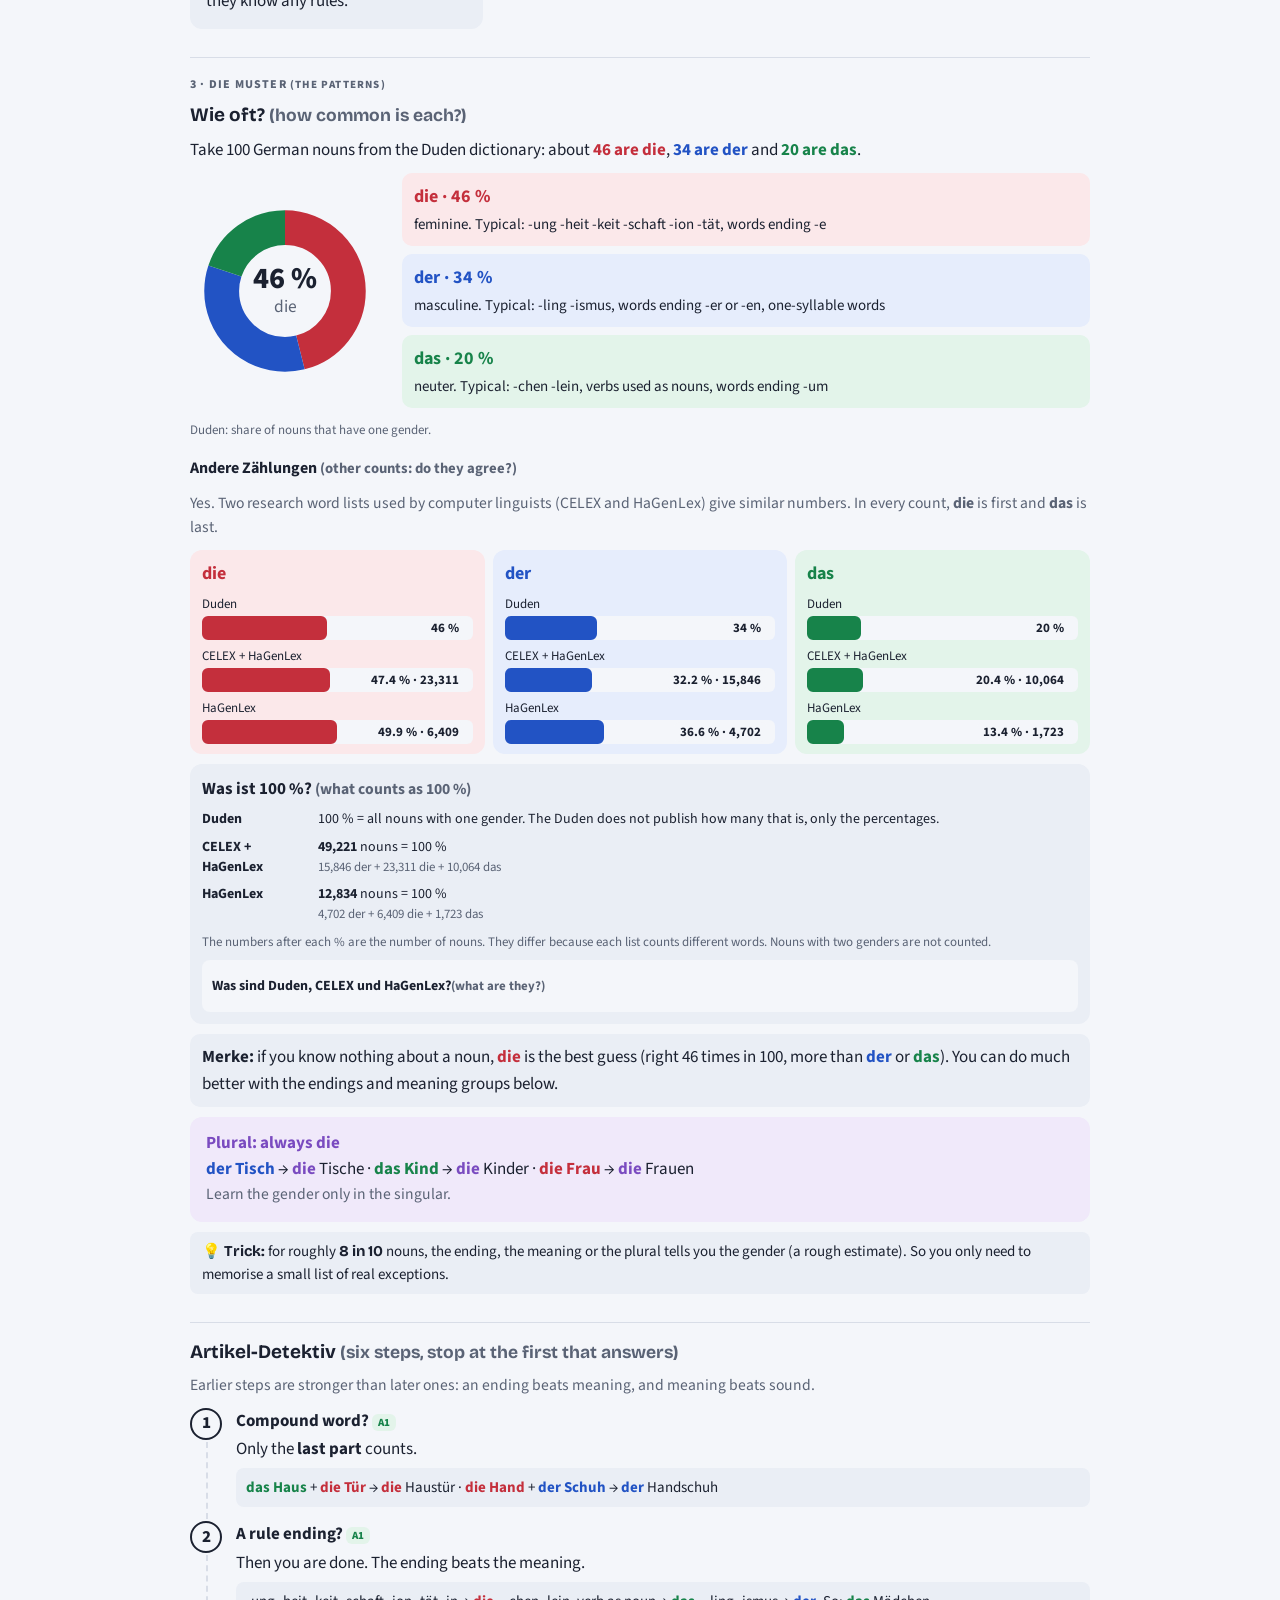
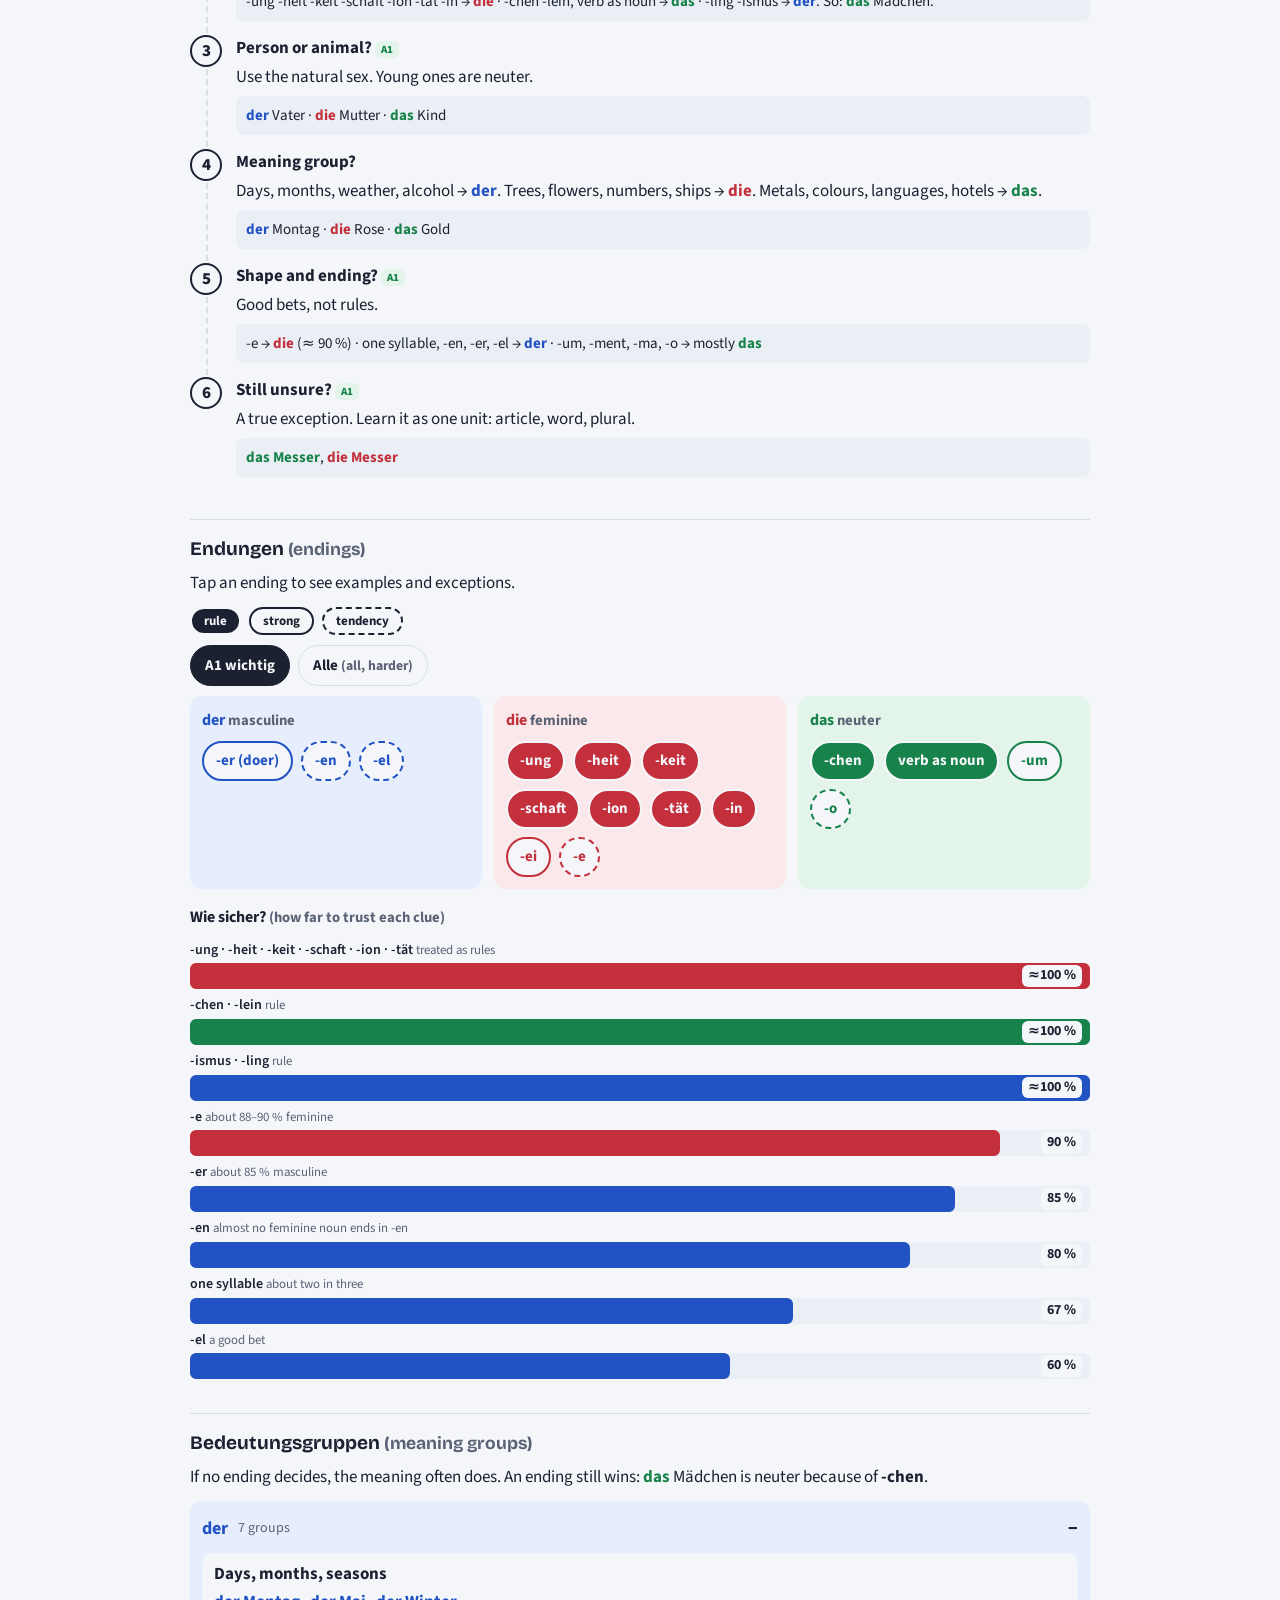
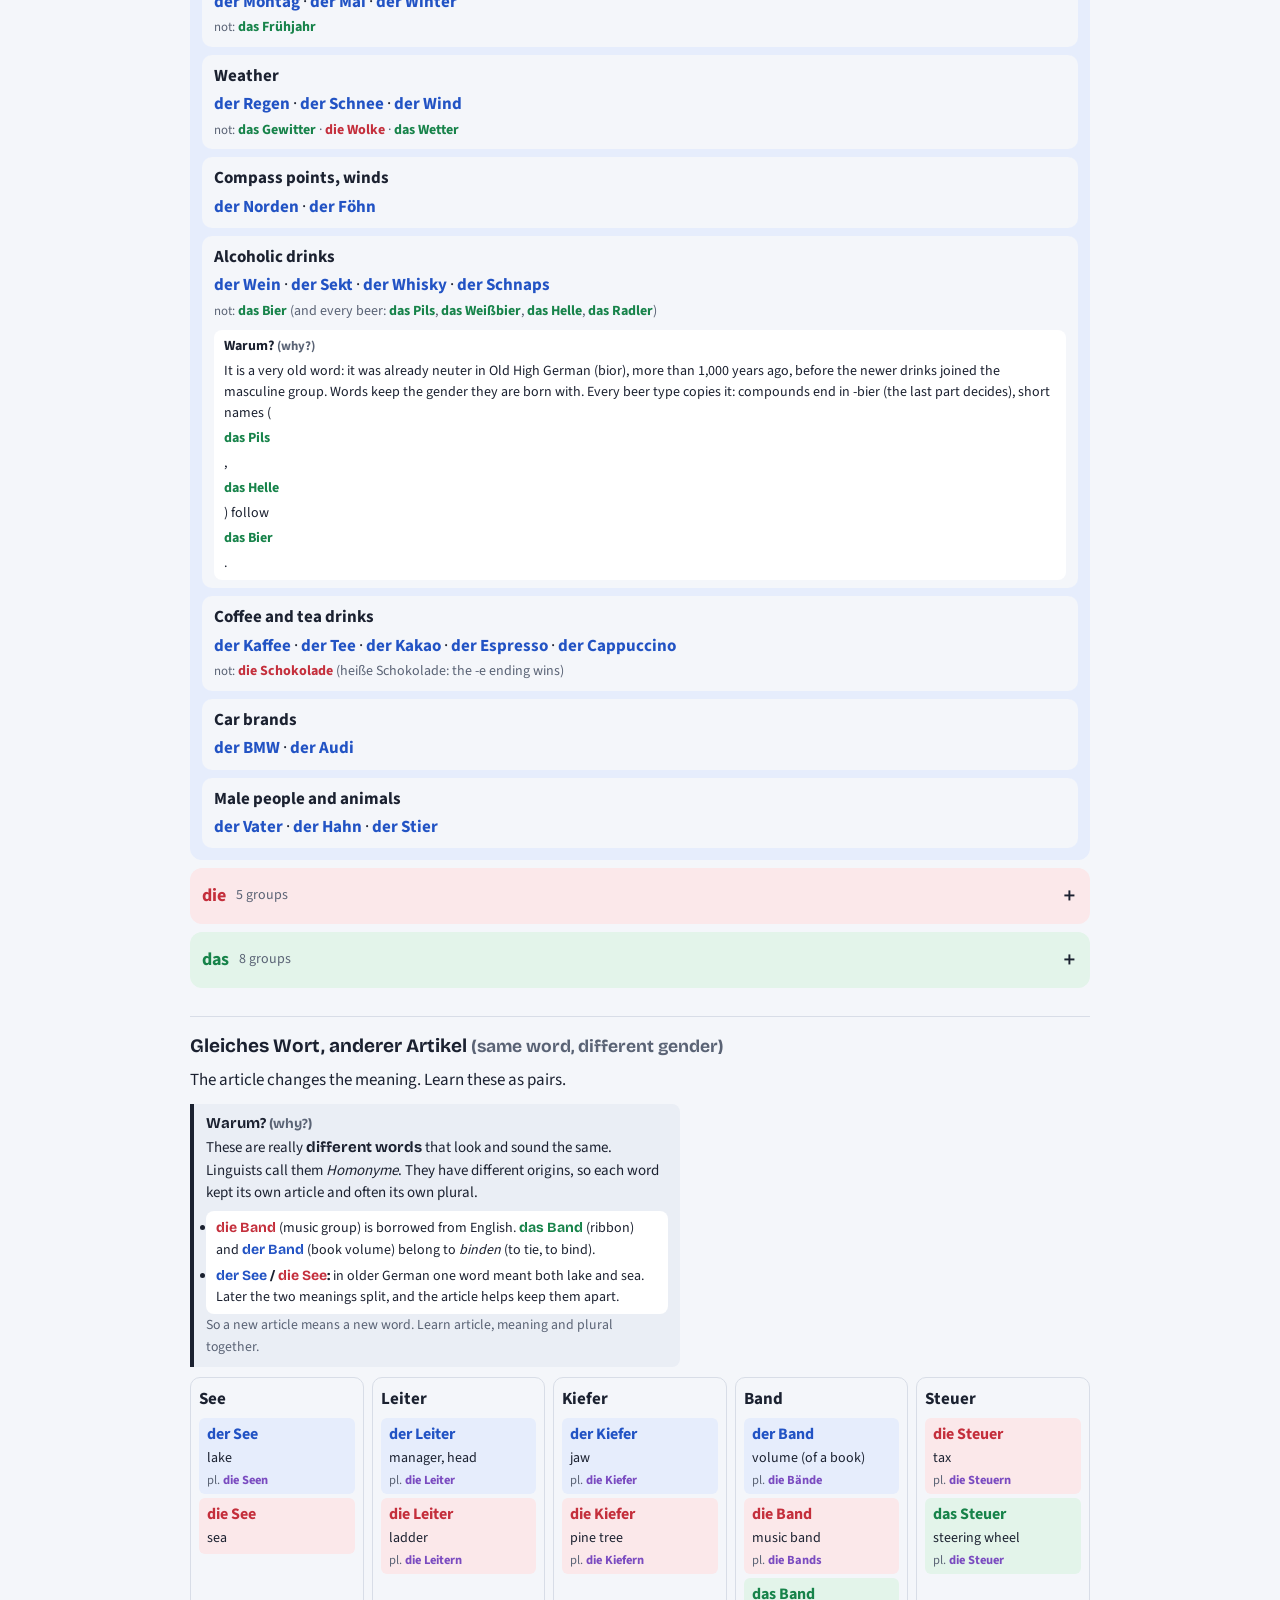
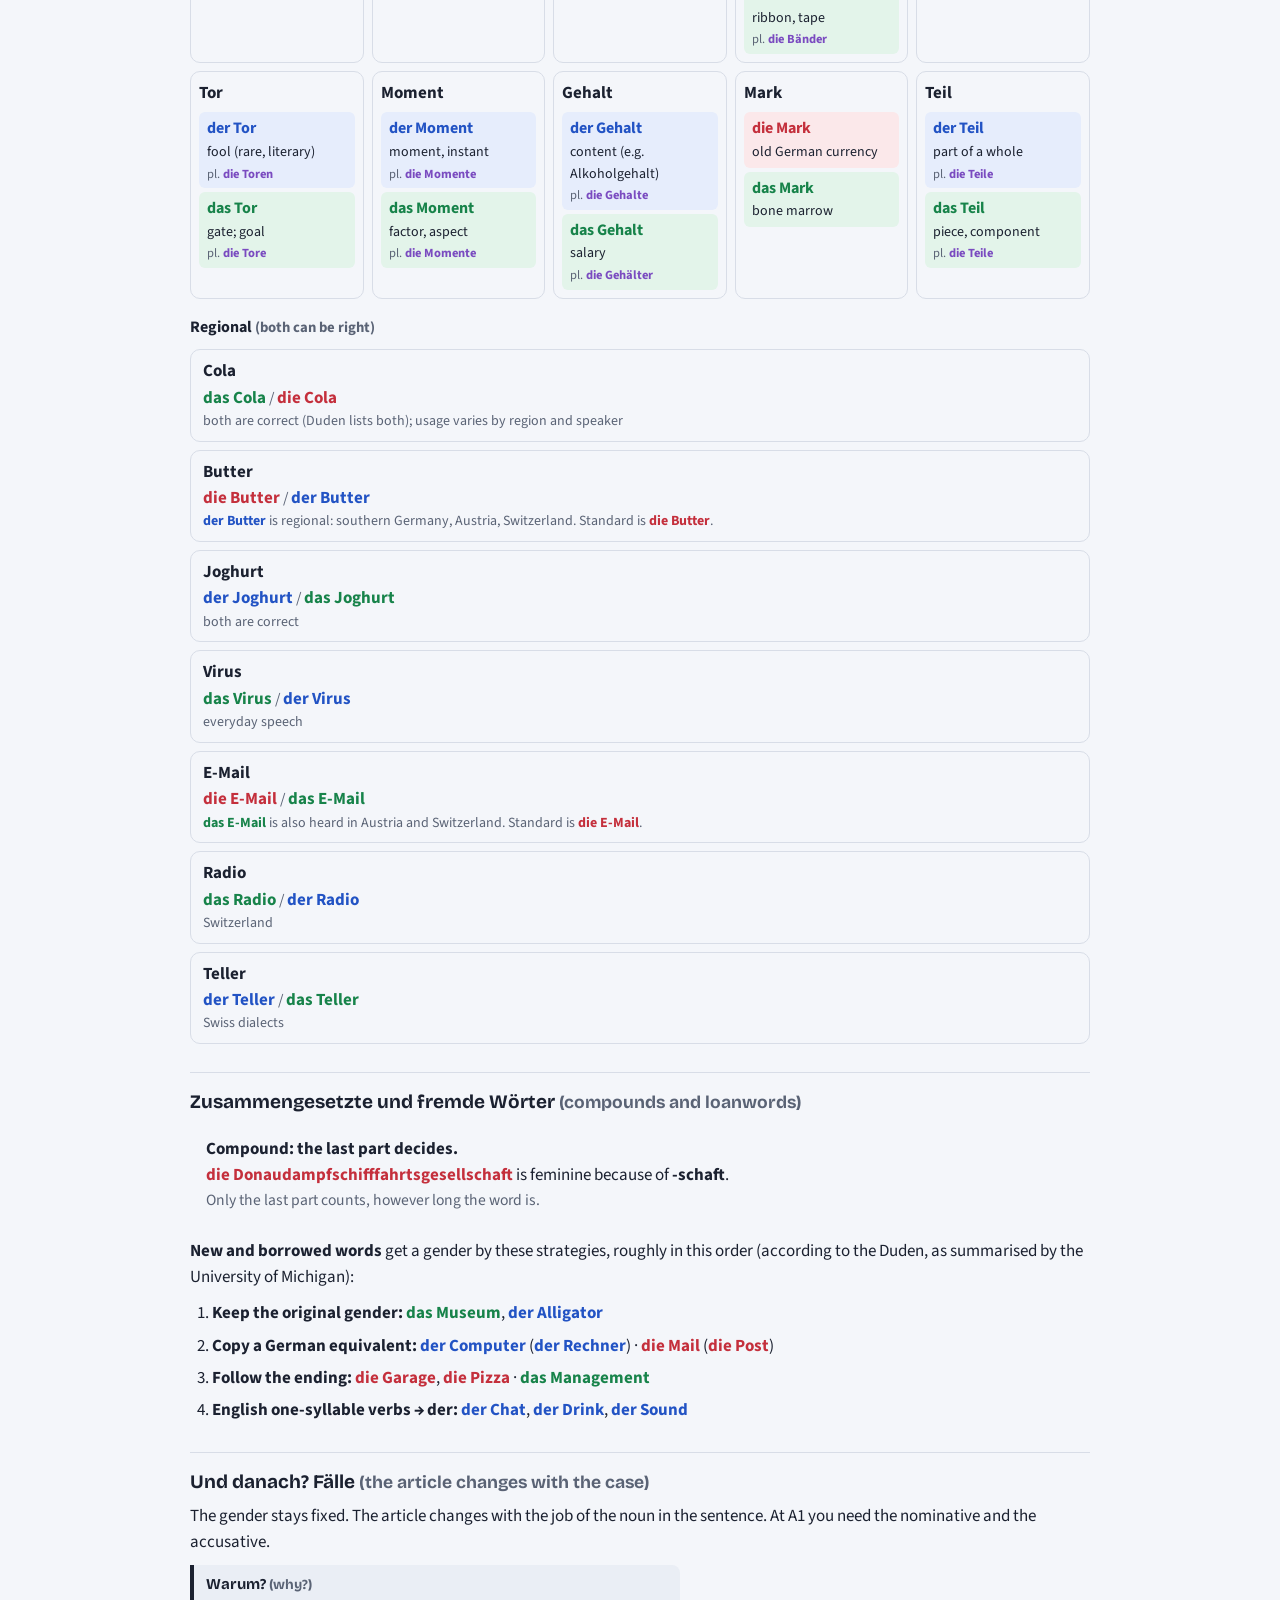
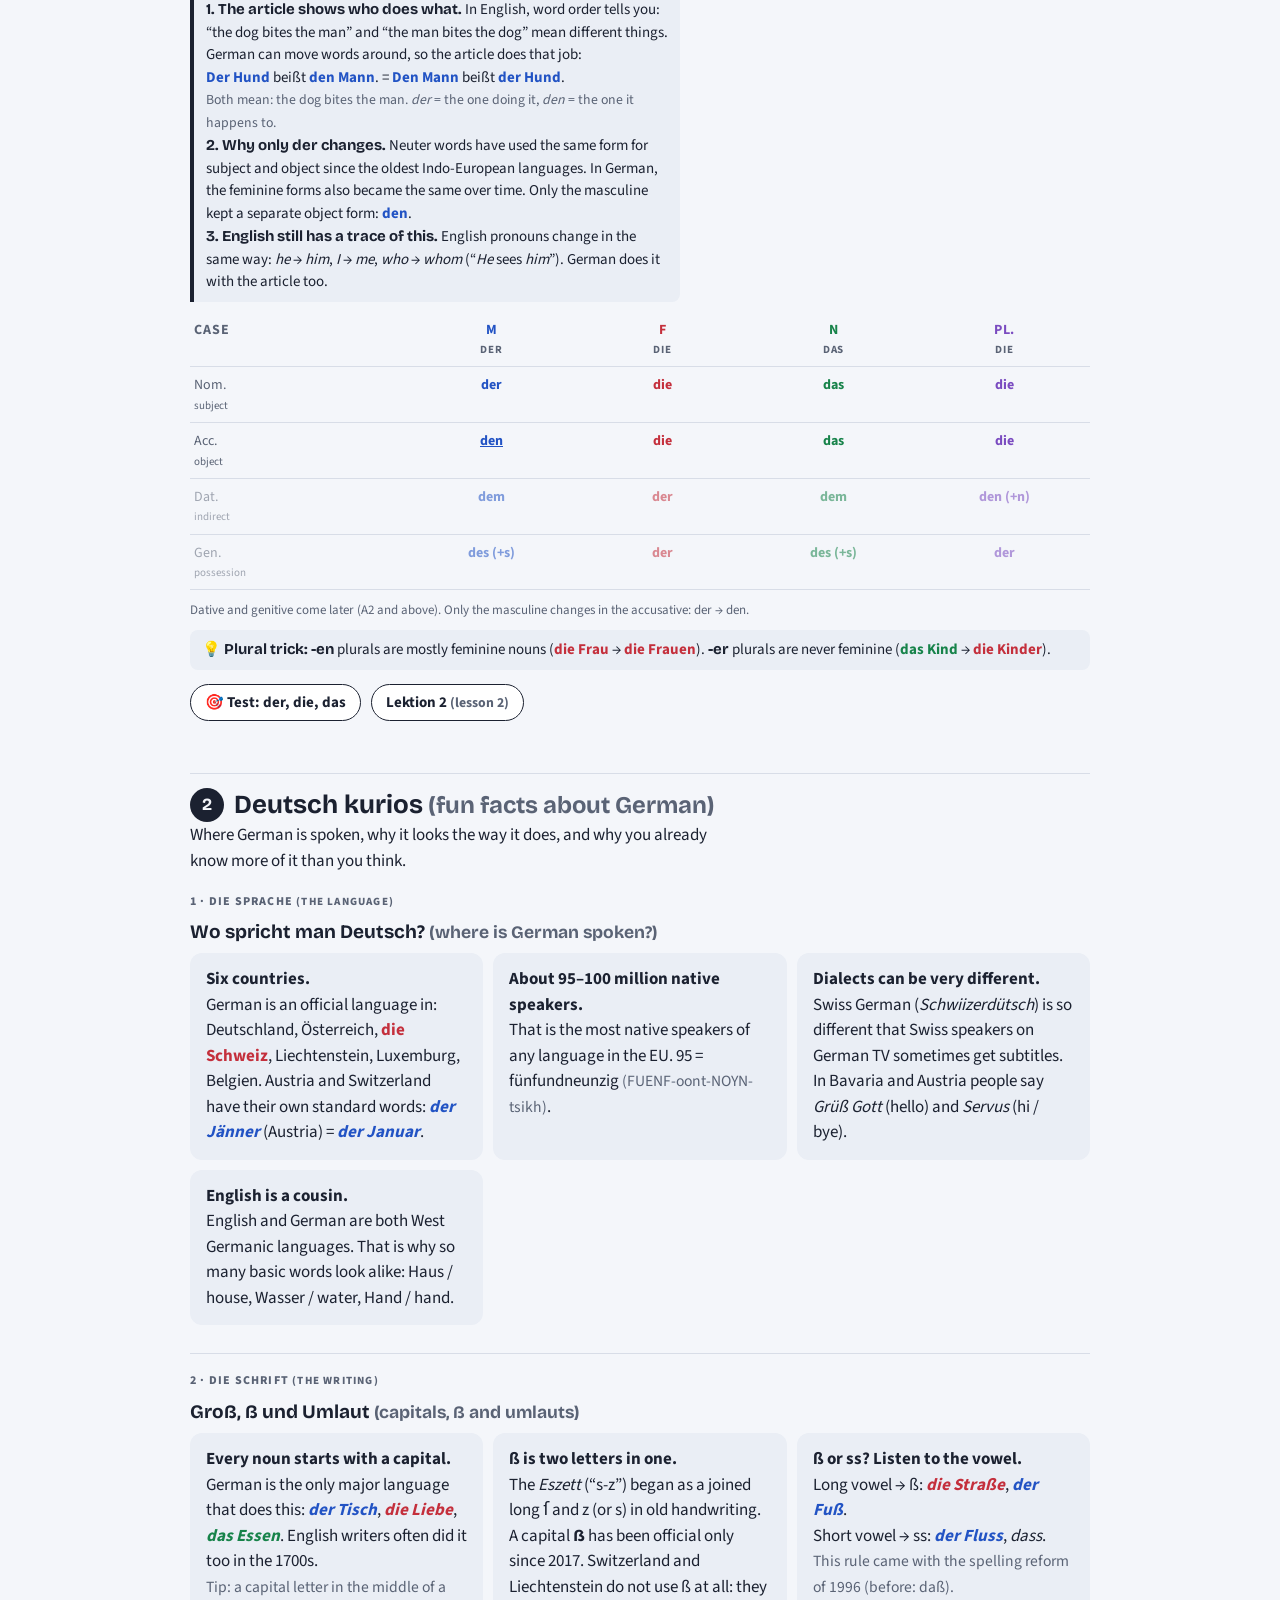
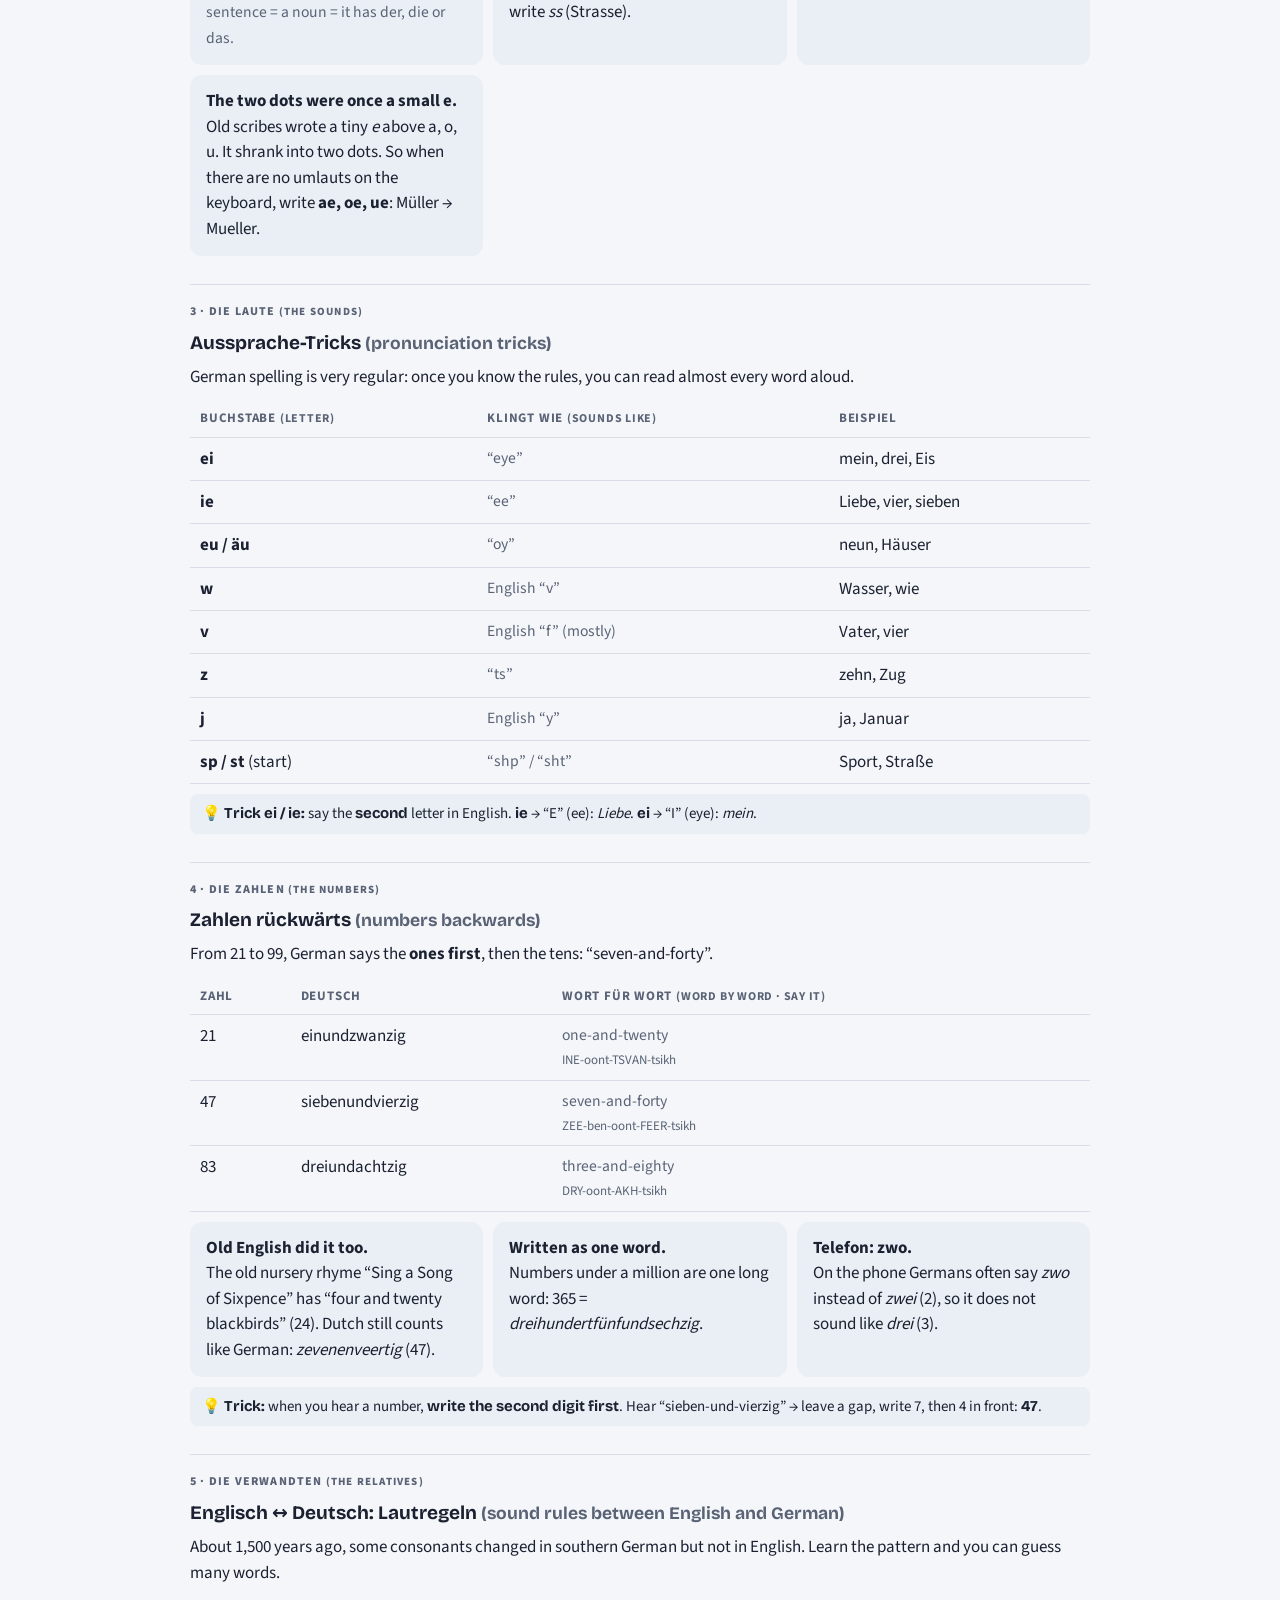
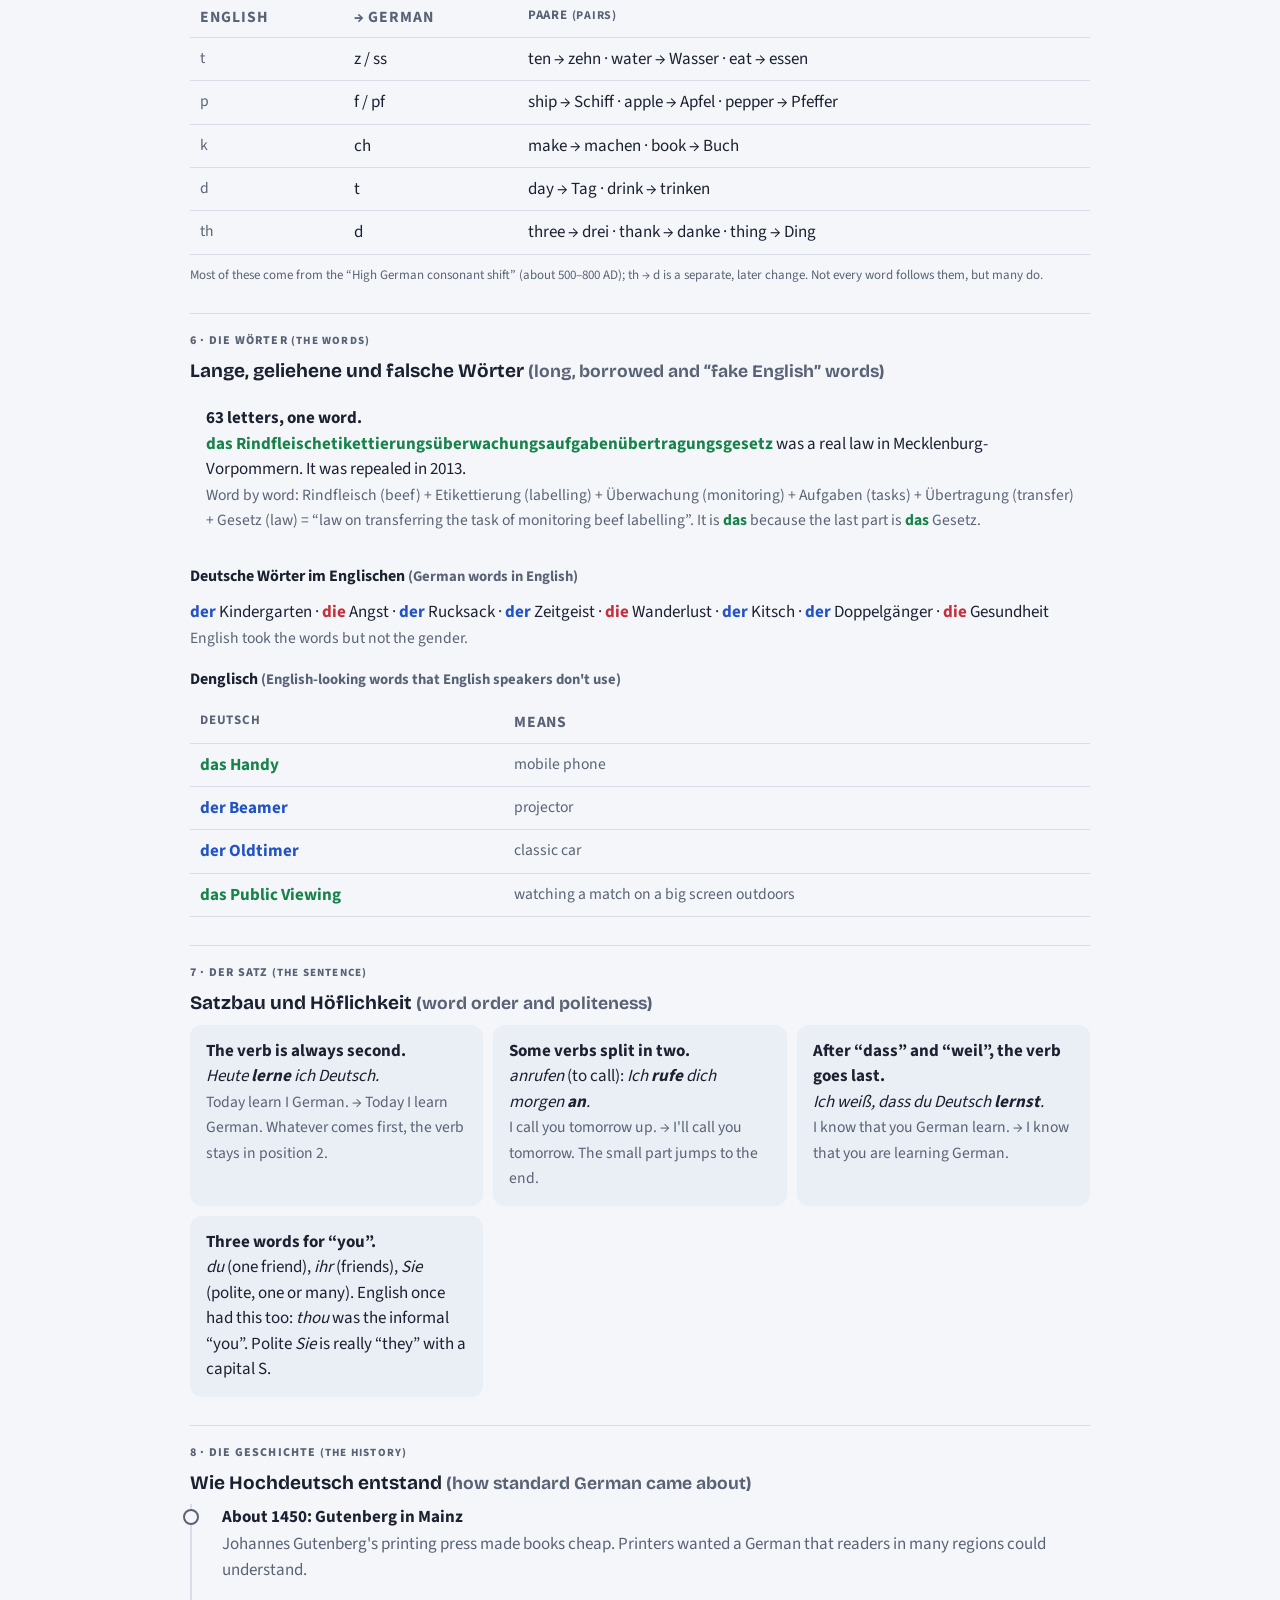
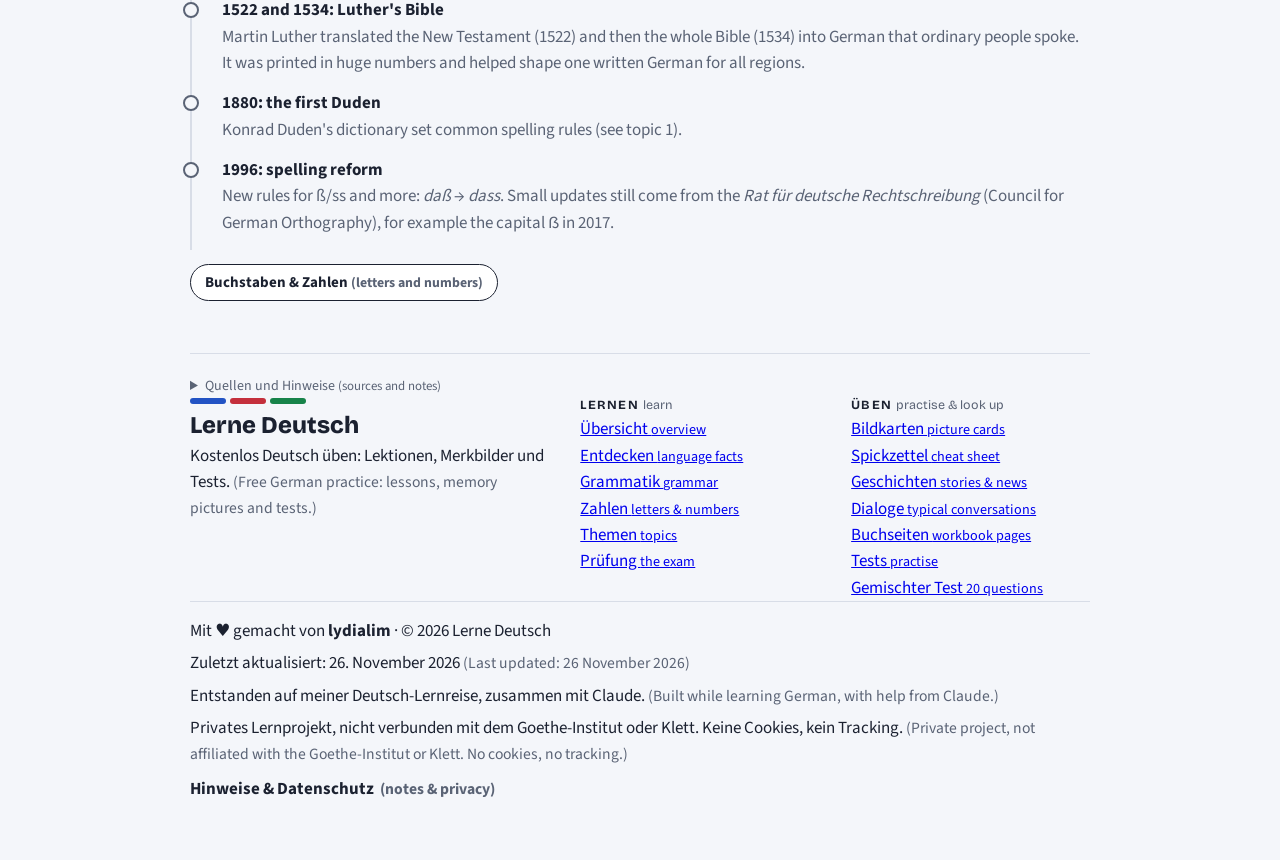
<file: a1/entdecken.html>
<!doctype html>
<html lang="de">
<head>
<meta charset="utf-8">
<meta name="viewport" content="width=device-width, initial-scale=1, viewport-fit=cover">
<meta name="claude:viewport-fit-sides" content="cover">
<title>Deutsch entdecken · Deutsch A1</title>
<meta name="description" content="German A1: interesting facts about the German language. Topic 1: how German assigns der, die and das. Topic 2: fun facts about German (writing, sounds, numbers, English cousins, word order, history).">
<link rel="stylesheet" href="../assets/css/style.css?v=202611261357">
</head>
<body>
<div class="wrap">
<header id="site-header"></header>
<main class="gx">
<div class="cheathead"><h2>Deutsch entdecken <span class="en">(discover German)</span></h2>
<p class="lead">Interesting facts about how the German language works, one topic at a time. More topics will be added here.</p></div>
<h3 class="gx-topic"><span class="gx-tn">1</span><span><span class="der">der</span> · <span class="die">die</span> · <span class="das">das</span><span class="en"> (how German assigns gender)</span></span></h3>
<p class="lead">Why does German have three genders, and how can you guess them? First the story, then some surprising facts, then the patterns that help you.</p>
<nav class="subnav" aria-label="Abschnitte">
  <a href="#g-geschichte">Woher</a><a href="#g-fakten">Fakten</a><a href="#g-bild">Wie oft</a><a href="#g-detektiv">Detektiv</a><a href="#g-endungen">Endungen</a><a href="#g-gruppen">Gruppen</a><a href="#g-doppel">Doppelt</a><a href="#g-mehr">Komposita</a><a href="#g-kasus">Fälle</a><a href="#k-wo">② Wo</a><a href="#k-schrift">Schrift</a><a href="#k-laute">Laute</a><a href="#k-zahlen">Zahlen</a><a href="#k-verwandt">Verwandte</a><a href="#k-woerter">Wörter</a><a href="#k-satz">Satz</a><a href="#k-geschichte">Hochdeutsch</a>
</nav>

<section class="lesson" id="g-geschichte">
<p class="gx-stage">1 · Die Geschichte <span class="en">(the story)</span></p>
<h3>Woher kommen drei Genera? <span class="en">(where the three genders came from)</span></h3>
<ol class="gx-time">
<li><b>Early Proto-Indo-European: two classes</b><span>Probably animate and inanimate, not male and female. Hittite, the oldest recorded Indo-European language, kept only this two-way split.</span></li>
<li><b>Later: the feminine appears</b><span>The animate class split in two. A widely held theory says the new feminine grew out of a suffix that formed abstract and collective nouns. This may be why abstract nouns still lean feminine (die Freiheit).</span></li>
<li><b>Old High German (about 750–1050)</b><span>German inherited all three genders. Endings on the noun wore away, so the article took over the job of showing gender and case.</span></li>
<li><b>English and Dutch: cousins that dropped a gender</b><span>English has only one word for “the”. Old English once had three genders like German, but lost them by the Middle English period. Dutch, a close cousin of German, merged masculine and feminine into one group. So it has two words for “the”: <i>de</i> (de man, de vrouw) and <i>het</i> (het kind). German kept all three: <b class="der">der</b>, <b class="die">die</b>, <b class="das">das</b>.</span></li>
<li><b>1880: Mark Twain's joke</b><span>The American writer Mark Twain learned German and wrote a funny essay about it, “The Awful German Language”. He joked that in German “a young lady has no sex, while a turnip has”. He meant: <i>das Mädchen</i> (girl) is neuter, but <i>die Rübe</i> (turnip) is feminine. The neuter <i>Mädchen</i> is purely grammatical: the ending -chen makes every word neuter. <a class="gx-ref" href="https://en.wikipedia.org/wiki/The_Awful_German_Language">Read about the essay</a> · <a class="gx-ref" href="https://gutenberg.org/files/5788/5788-h/5788-h.htm">full text (Appendix D, free)</a></span></li>
<li><b>Today</b><span>New loanwords get a gender within a few years. Regions still differ (das / die Cola), and some words accept two genders (das / der Virus).</span></li>
</ol>
</section>
<section class="lesson" id="g-fakten">
<p class="gx-stage">2 · Überraschende Fakten <span class="en">(surprising facts)</span></p>
<h3>Gut zu wissen <span class="en">(good to know)</span></h3>
<div class="gx-facts">
<div class="gcard"><b>The ending wins over the meaning.</b><br>das Mädchen and das Fräulein are neuter although they mean girls and women. die Wache (guard) is feminine even for a man.</div>
<div class="gcard"><b>Gender is not about sex.</b><br>“Car” is <b class="das">das</b> Auto in German, <i>la voiture</i> in French and <i>el coche</i> in Spanish. It is a noun class, a filing system.</div>
<div class="gcard"><b>It helps listeners.</b><br>Hearing der or die rules out many nouns before the noun comes.</div>
<div class="gcard"><b>Children learn the patterns early.</b><br>Research on children learning German suggests they pick up ending and sound patterns early, long before they know any rules.</div>
</div>
</section>
<section class="lesson" id="g-bild">
<p class="gx-stage">3 · Die Muster <span class="en">(the patterns)</span></p>
<h3>Wie oft? <span class="en">(how common is each?)</span></h3>
<p>Take 100 German nouns from the Duden dictionary: about <b class="die">46 are die</b>, <b class="der">34 are der</b> and <b class="das">20 are das</b>.</p>
<figure class="gx-hero">
  <svg class="gx-donut" viewBox="0 0 120 120" role="img" aria-label="Donut chart, Duden: die 46 percent, der 34 percent, das 20 percent">
    <g transform="rotate(-90 60 60)" fill="none" stroke-width="22">
      <circle cx="60" cy="60" r="40" stroke="var(--die)" stroke-dasharray="115.61 251.33" stroke-dashoffset="0"/>
      <circle cx="60" cy="60" r="40" stroke="var(--der)" stroke-dasharray="85.45 251.33" stroke-dashoffset="-115.61"/>
      <circle cx="60" cy="60" r="40" stroke="var(--das)" stroke-dasharray="50.27 251.33" stroke-dashoffset="-201.06"/>
    </g>
    <text x="60" y="58" text-anchor="middle" class="gx-dn">46 %</text><text x="60" y="73" text-anchor="middle" class="gx-ds">die</text>
  </svg>
  <ul class="gx-legend">
    <li class="die-bg"><b class="die">die · 46 %</b><span>feminine. Typical: -ung -heit -keit -schaft -ion -tät, words ending <span class="nw">-e</span></span></li>
    <li class="der-bg"><b class="der">der · 34 %</b><span>masculine. Typical: -ling -ismus, words ending <span class="nw">-er</span> or <span class="nw">-en</span>, one-syllable words</span></li>
    <li class="das-bg"><b class="das">das · 20 %</b><span>neuter. Typical: -chen -lein, verbs used as nouns, words ending <span class="nw">-um</span></span></li>
  </ul>
  <figcaption class="en">Duden: share of nouns that have one gender.</figcaption>
</figure>
<h4>Andere Zählungen <span class="en">(other counts: do they agree?)</span></h4>
<p class="en">Yes. Two research word lists used by computer linguists (CELEX and HaGenLex) give similar numbers. In every count, <b>die</b> is first and <b>das</b> is last.</p>
<div class="gx-cmps">
<div class="gx-cmp die-bg"><h5><b class="die">die</b></h5><div class="gx-cb"><span class="gx-cl">Duden</span><span class="gx-track"><i class="die-bg" style="width:46%"></i><b>46 %</b></span></div><div class="gx-cb"><span class="gx-cl">CELEX + HaGenLex</span><span class="gx-track"><i class="die-bg" style="width:47.4%"></i><b>47.4 % · 23,311</b></span></div><div class="gx-cb"><span class="gx-cl">HaGenLex</span><span class="gx-track"><i class="die-bg" style="width:49.9%"></i><b>49.9 % · 6,409</b></span></div></div><div class="gx-cmp der-bg"><h5><b class="der">der</b></h5><div class="gx-cb"><span class="gx-cl">Duden</span><span class="gx-track"><i class="der-bg" style="width:34%"></i><b>34 %</b></span></div><div class="gx-cb"><span class="gx-cl">CELEX + HaGenLex</span><span class="gx-track"><i class="der-bg" style="width:32.2%"></i><b>32.2 % · 15,846</b></span></div><div class="gx-cb"><span class="gx-cl">HaGenLex</span><span class="gx-track"><i class="der-bg" style="width:36.6%"></i><b>36.6 % · 4,702</b></span></div></div><div class="gx-cmp das-bg"><h5><b class="das">das</b></h5><div class="gx-cb"><span class="gx-cl">Duden</span><span class="gx-track"><i class="das-bg" style="width:20%"></i><b>20 %</b></span></div><div class="gx-cb"><span class="gx-cl">CELEX + HaGenLex</span><span class="gx-track"><i class="das-bg" style="width:20.4%"></i><b>20.4 % · 10,064</b></span></div><div class="gx-cb"><span class="gx-cl">HaGenLex</span><span class="gx-track"><i class="das-bg" style="width:13.4%"></i><b>13.4 % · 1,723</b></span></div></div>
</div>
<div class="gx-basis"><b>Was ist 100 %? <span class="en">(what counts as 100 %)</span></b>
<div class="gx-bt"><span>Duden</span><span>100 % = all nouns with one gender. The Duden does not publish how many that is, only the percentages.</span></div>
<div class="gx-bt"><span>CELEX + HaGenLex</span><span><b>49,221</b> nouns = 100 %<br><small class="en">15,846 der + 23,311 die + 10,064 das</small></span></div>
<div class="gx-bt"><span>HaGenLex</span><span><b>12,834</b> nouns = 100 %<br><small class="en">4,702 der + 6,409 die + 1,723 das</small></span></div>
<p class="gx-note en">The numbers after each % are the number of nouns. They differ because each list counts different words. Nouns with two genders are not counted.</p>
<details class="gx-who"><summary>Was sind Duden, CELEX und HaGenLex? <span class="en">(what are they?)</span></summary>
<p><b>Duden:</b> the standard German dictionary. Konrad Duden published the first edition in 1880 with about 27,000 words. Today the Duden has about 151,000 headwords of all kinds, not only nouns.</p>
<p><b>CELEX:</b> a research database of words in English, Dutch and German, kept by the Max Planck Institute for Psycholinguistics in the Netherlands. Its German part has about 50,700 base words (lemmas) and 359,600 word forms.</p>
<p><b>HaGenLex:</b> a computer lexicon of German made at the FernUniversität in Hagen (a city in Germany). It is used in text-search and question-answering programs. The name means <i>Hagen German Lexicon</i>.</p>
<p class="gx-note en">A lemma is the dictionary form of a word, for example <i>Haus</i>. The forms <i>Häuser</i> and <i>Hauses</i> count as word forms.</p>
</details>
</div>
<p class="gx-take"><b>Merke:</b> if you know nothing about a noun, <b class="die">die</b> is the best guess (right 46 times in 100, more than <b class="der">der</b> or <b class="das">das</b>). You can do much better with the endings and meaning groups below.</p>
<div class="gcard p"><b class="plc">Plural: always <span class="plc">die</span></b><br>der Tisch → <b class="plc">die</b> Tische · das Kind → <b class="plc">die</b> Kinder · die Frau → <b class="plc">die</b> Frauen<br><span class="en">Learn the gender only in the singular.</span></div>
<p class="trick"><b>💡 Trick:</b> for roughly <b>8 in 10</b> nouns, the ending, the meaning or the plural tells you the gender (a rough estimate). So you only need to memorise a small list of real exceptions.</p>
</section>
<section class="lesson" id="g-detektiv">
<h3>Artikel-Detektiv <span class="en">(six steps, stop at the first that answers)</span></h3>
<p class="en">Earlier steps are stronger than later ones: an ending beats meaning, and meaning beats sound.</p>
<ol class="gx-flow" id="gx-flow"></ol>
</section>
<section class="lesson" id="g-endungen">
<h3>Endungen <span class="en">(endings)</span></h3>
<p>Tap an ending to see examples and exceptions.</p>
<div class="gx-key"><span class="gx-chip rule">rule</span> <span class="gx-chip strong">strong</span> <span class="gx-chip tendency">tendency</span></div>
<div class="gx-filter" role="group" aria-label="Filter"><button type="button" data-a1="1" aria-pressed="true">A1 wichtig</button><button type="button" data-a1="0" aria-pressed="false">Alle <span class="en">(all, harder)</span></button></div>
<div id="gx-endings" class="gx-cols"></div>
<h4>Wie sicher? <span class="en">(how far to trust each clue)</span></h4>
<div id="gx-clues"></div>
</section>
<section class="lesson" id="g-gruppen">
<h3>Bedeutungsgruppen <span class="en">(meaning groups)</span></h3>
<p>If no ending decides, the meaning often does. An ending still wins: <b class="das">das</b> Mädchen is neuter because of <b>-chen</b>.</p>
<div id="gx-sem"></div>
</section>
<section class="lesson" id="g-doppel">
<h3>Gleiches Wort, anderer Artikel <span class="en">(same word, different gender)</span></h3>
<p>The article changes the meaning. Learn these as pairs.</p>
<div class="rule"><b>Warum? <span class="en">(why?)</span></b>These are really <b>different words</b> that look and sound the same. Linguists call them <i>Homonyme</i>. They have different origins, so each word kept its own article and often its own plural.
<ul class="gx-why">
<li><b>die Band</b> (music group) is borrowed from English. <b>das Band</b> (ribbon) and <b>der Band</b> (book volume) belong to <i>binden</i> (to tie, to bind).</li>
<li><b>der See / die See:</b> in older German one word meant both lake and sea. Later the two meanings split, and the article helps keep them apart.</li>
</ul>
<span class="en">So a new article means a new word. Learn article, meaning and plural together.</span></div>
<div class="gx-twins" id="gx-twins"></div>
<h4>Regional <span class="en">(both can be right)</span></h4>
<div class="gx-regl" id="gx-regional"></div>
</section>
<section class="lesson" id="g-mehr">
<h3>Zusammengesetzte und fremde Wörter <span class="en">(compounds and loanwords)</span></h3>
<div class="gcard"><b>Compound: the last part decides.</b><br><b class="die">die Donaudampfschifffahrtsgesellschaft</b> is feminine because of <b>-schaft</b>.<br><span class="en">Only the last part counts, however long the word is.</span></div>
<p><b>New and borrowed words</b> get a gender by these strategies, roughly in this order (according to the Duden, as summarised by the University of Michigan):</p>
<ol class="gx-loan">
<li><b>Keep the original gender:</b> das Museum, der Alligator</li>
<li><b>Copy a German equivalent:</b> <span class="der">der Computer</span> (der Rechner) · <span class="die">die Mail</span> (die Post)</li>
<li><b>Follow the ending:</b> <span class="die">die Garage</span>, <span class="die">die Pizza</span> · <span class="das">das Management</span></li>
<li><b>English one-syllable verbs → der:</b> der Chat, der Drink, der Sound</li>
</ol>
</section>
<section class="lesson" id="g-kasus">
<h3>Und danach? Fälle <span class="en">(the article changes with the case)</span></h3>
<p>The gender stays fixed. The article changes with the job of the noun in the sentence. At A1 you need the nominative and the accusative.</p>
<div class="rule"><b>Warum? <span class="en">(why?)</span></b>
<p><b>1. The article shows who does what.</b> In English, word order tells you: “the dog bites the man” and “the man bites the dog” mean different things. German can move words around, so the article does that job:</p>
<p><span class="der">Der Hund</span> beißt <span class="der">den Mann</span>. = <span class="der">Den Mann</span> beißt <span class="der">der Hund</span>.<br><span class="en">Both mean: the dog bites the man. <i>der</i> = the one doing it, <i>den</i> = the one it happens to.</span></p>
<p><b>2. Why only der changes.</b> Neuter words have used the same form for subject and object since the oldest Indo-European languages. In German, the feminine forms also became the same over time. Only the masculine kept a separate object form: <span class="der">den</span>.</p>
<p><b>3. English still has a trace of this.</b> English pronouns change in the same way: <i>he</i> → <i>him</i>, <i>I</i> → <i>me</i>, <i>who</i> → <i>whom</i> (“<i>He</i> sees <i>him</i>”). German does it with the article too.</p>
</div>
<div class="tablebox"><table class="gx-cases">
<thead><tr><th class="en">case</th><th class="der">m <small>der</small></th><th class="die">f <small>die</small></th><th class="das">n <small>das</small></th><th class="plc">pl. <small>die</small></th></tr></thead>
<tbody>
<tr><td class="en">Nom. <small>subject</small></td><td class="der">der</td><td class="die">die</td><td class="das">das</td><td class="plc">die</td></tr>
<tr><td class="en">Acc. <small>object</small></td><td class="der"><u>den</u></td><td class="die">die</td><td class="das">das</td><td class="plc">die</td></tr>
<tr class="gx-later"><td class="en">Dat. <small>indirect</small></td><td class="der">dem</td><td class="die">der</td><td class="das">dem</td><td class="plc">den (+n)</td></tr>
<tr class="gx-later"><td class="en">Gen. <small>possession</small></td><td class="der">des (+s)</td><td class="die">der</td><td class="das">des (+s)</td><td class="plc">der</td></tr>
</tbody></table></div>
<p class="gx-note en">Dative and genitive come later (A2 and above). Only the masculine changes in the accusative: der → den.</p>
<p class="trick"><b>💡 Plural trick:</b> <b>-en</b> plurals are mostly feminine nouns (die Frau → die Frauen). <b>-er</b> plurals are never feminine (das Kind → die Kinder).</p>
<p class="quickgo"><a class="go" href="tests.html">🎯 Test: der, die, das</a> <a class="go" href="grammatik.html#l-articles">Lektion 2 <span class="en">(lesson 2)</span></a></p>
</section>

<h3 class="gx-topic" id="t-kurios"><span class="gx-tn">2</span><span>Deutsch kurios<span class="en"> (fun facts about German)</span></span></h3>
<p class="lead">Where German is spoken, why it looks the way it does, and why you already know more of it than you think.</p>

<section class="lesson" id="k-wo">
<p class="gx-stage">1 · Die Sprache <span class="en">(the language)</span></p>
<h3>Wo spricht man Deutsch? <span class="en">(where is German spoken?)</span></h3>
<div class="gx-facts">
<div class="gcard"><b>Six countries.</b><br>German is an official language in: Deutschland, Österreich, die Schweiz, Liechtenstein, Luxemburg, Belgien. Austria and Switzerland have their own standard words: <i>der Jänner</i> (Austria) = <i>der Januar</i>.</div>
<div class="gcard"><b>About 95–100 million native speakers.</b><br>That is the most native speakers of any language in the EU. 95 = fünfundneunzig <span class="en">(FUENF-oont-NOYN-tsikh)</span>.</div>
<div class="gcard"><b>Dialects can be very different.</b><br>Swiss German (<i>Schwiizerdütsch</i>) is so different that Swiss speakers on German TV sometimes get subtitles. In Bavaria and Austria people say <i data-say="Grüß Gott">Grüß Gott</i> (hello) and <i data-say="Servus">Servus</i> (hi / bye).</div>
<div class="gcard"><b>English is a cousin.</b><br>English and German are both West Germanic languages. That is why so many basic words look alike: Haus / house, Wasser / water, Hand / hand.</div>
</div>
</section>

<section class="lesson" id="k-schrift">
<p class="gx-stage">2 · Die Schrift <span class="en">(the writing)</span></p>
<h3>Groß, ß und Umlaut <span class="en">(capitals, ß and umlauts)</span></h3>
<div class="gx-facts">
<div class="gcard"><b>Every noun starts with a capital.</b><br>German is the only major language that does this: <i>der Tisch</i>, <i>die Liebe</i>, <i>das Essen</i>. English writers often did it too in the 1700s.<br><span class="en">Tip: a capital letter in the middle of a sentence = a noun = it has der, die or das.</span></div>
<div class="gcard"><b>ß is two letters in one.</b><br>The <i>Eszett</i> (“s-z”) began as a joined long ſ and z (or s) in old handwriting. A capital <b>ẞ</b> has been official only since 2017. Switzerland and Liechtenstein do not use ß at all: they write <i>ss</i> (Strasse).</div>
<div class="gcard"><b>ß or ss? Listen to the vowel.</b><br>Long vowel → ß: <i>die Straße</i>, <i>der Fuß</i>.<br>Short vowel → ss: <i>der Fluss</i>, <i>dass</i>.<br><span class="en">This rule came with the spelling reform of 1996 (before: daß).</span></div>
<div class="gcard"><b>The two dots were once a small e.</b><br>Old scribes wrote a tiny <i>e</i> above a, o, u. It shrank into two dots. So when there are no umlauts on the keyboard, write <b>ae, oe, ue</b>: Müller → Mueller.</div>
</div>
</section>

<section class="lesson" id="k-laute">
<p class="gx-stage">3 · Die Laute <span class="en">(the sounds)</span></p>
<h3>Aussprache-Tricks <span class="en">(pronunciation tricks)</span></h3>
<p>German spelling is very regular: once you know the rules, you can read almost every word aloud.</p>
<div class="tablebox"><table>
<thead><tr><th>Buchstabe <span class="en">(letter)</span></th><th>klingt wie <span class="en">(sounds like)</span></th><th>Beispiel</th></tr></thead>
<tbody>
<tr><td><b>ei</b></td><td class="en">“eye”</td><td>mein, drei, Eis</td></tr>
<tr><td><b>ie</b></td><td class="en">“ee”</td><td>Liebe, vier, sieben</td></tr>
<tr><td><b>eu / äu</b></td><td class="en">“oy”</td><td>neun, Häuser</td></tr>
<tr><td><b>w</b></td><td class="en">English “v”</td><td>Wasser, wie</td></tr>
<tr><td><b>v</b></td><td class="en">English “f” (mostly)</td><td>Vater, vier</td></tr>
<tr><td><b>z</b></td><td class="en">“ts”</td><td>zehn, Zug</td></tr>
<tr><td><b>j</b></td><td class="en">English “y”</td><td>ja, Januar</td></tr>
<tr><td><b>sp / st</b> (start)</td><td class="en">“shp” / “sht”</td><td>Sport, Straße</td></tr>
</tbody></table></div>
<p class="trick"><b>💡 Trick ei / ie:</b> say the <b>second</b> letter in English. <b>ie</b> → “E” (ee): <i>Liebe</i>. <b>ei</b> → “I” (eye): <i>mein</i>.</p>
</section>

<section class="lesson" id="k-zahlen">
<p class="gx-stage">4 · Die Zahlen <span class="en">(the numbers)</span></p>
<h3>Zahlen rückwärts <span class="en">(numbers backwards)</span></h3>
<p>From 21 to 99, German says the <b>ones first</b>, then the tens: “seven-and-forty”.</p>
<div class="tablebox"><table>
<thead><tr><th>Zahl</th><th>Deutsch</th><th>Wort für Wort <span class="en">(word by word · say it)</span></th></tr></thead>
<tbody>
<tr><td>21</td><td>einundzwanzig</td><td class="en">one-and-twenty<br><small>INE-oont-TSVAN-tsikh</small></td></tr>
<tr><td>47</td><td>siebenundvierzig</td><td class="en">seven-and-forty<br><small>ZEE-ben-oont-FEER-tsikh</small></td></tr>
<tr><td>83</td><td>dreiundachtzig</td><td class="en">three-and-eighty<br><small>DRY-oont-AKH-tsikh</small></td></tr>
</tbody></table></div>
<div class="gx-facts">
<div class="gcard"><b>Old English did it too.</b><br>The old nursery rhyme “Sing a Song of Sixpence” has “four and twenty blackbirds” (24). Dutch still counts like German: <i>zevenenveertig</i> (47).</div>
<div class="gcard"><b>Written as one word.</b><br>Numbers under a million are one long word: 365 = <i>dreihundertfünfundsechzig</i>.</div>
<div class="gcard"><b>Telefon: zwo.</b><br>On the phone Germans often say <i data-say="zwo">zwo</i> instead of <i>zwei</i> (2), so it does not sound like <i>drei</i> (3).</div>
</div>
<p class="trick"><b>💡 Trick:</b> when you hear a number, <b>write the second digit first</b>. Hear “sieben-und-vierzig” → leave a gap, write 7, then 4 in front: <b>47</b>.</p>
</section>

<section class="lesson" id="k-verwandt">
<p class="gx-stage">5 · Die Verwandten <span class="en">(the relatives)</span></p>
<h3>Englisch ↔ Deutsch: Lautregeln <span class="en">(sound rules between English and German)</span></h3>
<p>About 1,500 years ago, some consonants changed in southern German but not in English. Learn the pattern and you can guess many words.</p>
<div class="tablebox"><table>
<thead><tr><th class="en">English</th><th class="en">→ German</th><th>Paare <span class="en">(pairs)</span></th></tr></thead>
<tbody>
<tr><td class="en">t</td><td>z / ss</td><td>ten → zehn · water → Wasser · eat → essen</td></tr>
<tr><td class="en">p</td><td>f / pf</td><td>ship → Schiff · apple → Apfel · pepper → Pfeffer</td></tr>
<tr><td class="en">k</td><td>ch</td><td>make → machen · book → Buch</td></tr>
<tr><td class="en">d</td><td>t</td><td>day → Tag · drink → trinken</td></tr>
<tr><td class="en">th</td><td>d</td><td>three → drei · thank → danke · thing → Ding</td></tr>
</tbody></table></div>
<p class="gx-note en">Most of these come from the “High German consonant shift” (about 500–800 AD); th → d is a separate, later change. Not every word follows them, but many do.</p>
</section>

<section class="lesson" id="k-woerter">
<p class="gx-stage">6 · Die Wörter <span class="en">(the words)</span></p>
<h3>Lange, geliehene und falsche Wörter <span class="en">(long, borrowed and “fake English” words)</span></h3>
<div class="gcard"><b>63 letters, one word.</b><br><b class="das">das Rindfleischetikettierungsüberwachungsaufgabenübertragungsgesetz</b> was a real law in Mecklenburg-Vorpommern. It was repealed in 2013.<br><span class="en">Word by word: Rindfleisch (beef) + Etikettierung (labelling) + Überwachung (monitoring) + Aufgaben (tasks) + Übertragung (transfer) + Gesetz (law) = “law on transferring the task of monitoring beef labelling”. It is <b class="das">das</b> because the last part is <b class="das">das</b> Gesetz.</span></div>
<h4>Deutsche Wörter im Englischen <span class="en">(German words in English)</span></h4>
<p><span class="der">der</span> Kindergarten · <span class="die">die</span> Angst · <span class="der">der</span> Rucksack · <span class="der">der</span> Zeitgeist · <span class="die">die</span> Wanderlust · <span class="der">der</span> Kitsch · <span class="der">der</span> Doppelgänger · <span class="die">die</span> Gesundheit<br><span class="en">English took the words but not the gender.</span></p>
<h4>Denglisch <span class="en">(English-looking words that English speakers don't use)</span></h4>
<div class="tablebox"><table>
<thead><tr><th>Deutsch</th><th class="en">means</th></tr></thead>
<tbody>
<tr><td><span class="das">das Handy</span></td><td class="en">mobile phone</td></tr>
<tr><td><span class="der">der Beamer</span></td><td class="en">projector</td></tr>
<tr><td><span class="der">der Oldtimer</span></td><td class="en">classic car</td></tr>
<tr><td><span class="das">das Public Viewing</span></td><td class="en">watching a match on a big screen outdoors</td></tr>
</tbody></table></div>
</section>

<section class="lesson" id="k-satz">
<p class="gx-stage">7 · Der Satz <span class="en">(the sentence)</span></p>
<h3>Satzbau und Höflichkeit <span class="en">(word order and politeness)</span></h3>
<div class="gx-facts">
<div class="gcard"><b>The verb is always second.</b><br><i>Heute <b>lerne</b> ich Deutsch.</i><br><span class="en">Today learn I German. → Today I learn German. Whatever comes first, the verb stays in position 2.</span></div>
<div class="gcard"><b>Some verbs split in two.</b><br><i>anrufen</i> (to call): <i>Ich <b>rufe</b> dich morgen <b>an</b>.</i><br><span class="en">I call you tomorrow up. → I'll call you tomorrow. The small part jumps to the end.</span></div>
<div class="gcard"><b>After “dass” and “weil”, the verb goes last.</b><br><i>Ich weiß, dass du Deutsch <b>lernst</b>.</i><br><span class="en">I know that you German learn. → I know that you are learning German.</span></div>
<div class="gcard"><b>Three words for “you”.</b><br><i>du</i> (one friend), <i>ihr</i> (friends), <i>Sie</i> (polite, one or many). English once had this too: <i>thou</i> was the informal “you”. Polite <i>Sie</i> is really “they” with a capital S.</div>
</div>
</section>

<section class="lesson" id="k-geschichte">
<p class="gx-stage">8 · Die Geschichte <span class="en">(the history)</span></p>
<h3>Wie Hochdeutsch entstand <span class="en">(how standard German came about)</span></h3>
<ol class="gx-time">
<li><b>About 1450: Gutenberg in Mainz</b><span>Johannes Gutenberg's printing press made books cheap. Printers wanted a German that readers in many regions could understand.</span></li>
<li><b>1522 and 1534: Luther's Bible</b><span>Martin Luther translated the New Testament (1522) and then the whole Bible (1534) into German that ordinary people spoke. It was printed in huge numbers and helped shape one written German for all regions.</span></li>
<li><b>1880: the first Duden</b><span>Konrad Duden's dictionary set common spelling rules (see topic 1).</span></li>
<li><b>1996: spelling reform</b><span>New rules for ß/ss and more: <i>daß</i> → <i>dass</i>. Small updates still come from the <i>Rat für deutsche Rechtschreibung</i> (Council for German Orthography), for example the capital ẞ in 2017.</span></li>
</ol>
<p class="quickgo"><a class="go" href="zahlen.html">Buchstaben &amp; Zahlen <span class="en">(letters and numbers)</span></a></p>
</section>

<details class="gx-src" id="g-quellen">
<summary>Quellen und Hinweise <span class="en">(sources and notes)</span></summary>
<ul>
<li>Duden: <a href="https://www.duden.de/duden-2024">about 151,000 headwords</a>; <a href="https://www.duden.de/ueber_duden/der-urduden">first edition, 27,000</a>. CELEX: <a href="https://catalog.ldc.upenn.edu/LDC96L14">Linguistic Data Consortium</a>. HaGenLex: <a href="https://www.fernuni-hagen.de/helbig/publications/hagenlex-lia.html">FernUniversität in Hagen</a>.</li>
<li>Shares: Duden figures (about 46 % feminine, 34 % masculine, 20 % neuter); CELEX and HaGenLex counts (Corpora-List, 2009). Other sources round the Duden figures slightly differently (45 / 34 / 21).</li>
<li>Endings and reliability: <a href="https://en.wikipedia.org/wiki/Grammatical_gender_in_German">Wikipedia, Grammatical gender in German</a>; D. Rosson, “How to Guess the Gender in German” (-e about 88 % feminine, -er about 85 % masculine); standard grammars.</li>
<li>Cola, Butter: <a href="https://www.duden.de/rechtschreibung/Cola">Duden online, Cola</a> lists das and die; <a href="https://www.duden.de/rechtschreibung/Butter">Duden online, Butter</a> gives die Butter, and the der form is southern and Austrian or Swiss usage.</li>
<li>Gender research: Köpcke and Zubin (1980s) on morphological, semantic and phonological clues.</li>
<li>Same spelling, different gender (Homonyme): <a href="https://de.wiktionary.org/wiki/Verzeichnis:Deutsch/Homonyme">Wiktionary list</a>; history of <i>See</i>: <a href="https://en.wikisource.org/wiki/An_Etymological_Dictionary_of_the_German_Language/Annotated/See">Kluge, Etymological Dictionary</a>.</li>
<li>Mark Twain, “The Awful German Language”, Appendix D of <i>A Tramp Abroad</i> (1880): <a href="https://en.wikipedia.org/wiki/The_Awful_German_Language">Wikipedia</a> · <a href="https://gutenberg.org/files/5788/5788-h/5788-h.htm">Project Gutenberg</a>.</li>
<li>Topic 2: speakers and countries: <a href="https://en.wikipedia.org/wiki/German_language">Wikipedia, German language</a>; capital ẞ (2017) and spelling reform: <a href="https://www.rechtschreibrat.com/">Rat für deutsche Rechtschreibung</a>; <a href="https://en.wikipedia.org/wiki/%C3%9F">Wikipedia, ß</a>; <a href="https://en.wikipedia.org/wiki/High_German_consonant_shift">Wikipedia, High German consonant shift</a>; <a href="https://en.wikipedia.org/wiki/Rindfleischetikettierungs%C3%BCberwachungsaufgaben%C3%BCbertragungsgesetz">Wikipedia, Rindfleisch… law</a>; <a href="https://en.wikipedia.org/wiki/Luther_Bible">Wikipedia, Luther Bible</a>.</li>
<li>The “about 80 % can be deduced” figure is an estimate from Wikipedia, not a count.</li>
</ul>
</details>
</main>
<footer id="site-footer"></footer>
</div>
<script defer src="js/level.js?v=202611261357"></script>
<script defer src="../assets/js/common.js?v=202611261357"></script>
<script defer src="../assets/js/layout.js?v=202611261357"></script>
<script defer src="js/genus-data.js?v=202611261357"></script>
<script defer src="js/genus.js?v=202611261357"></script>
</body>
</html>
</file>
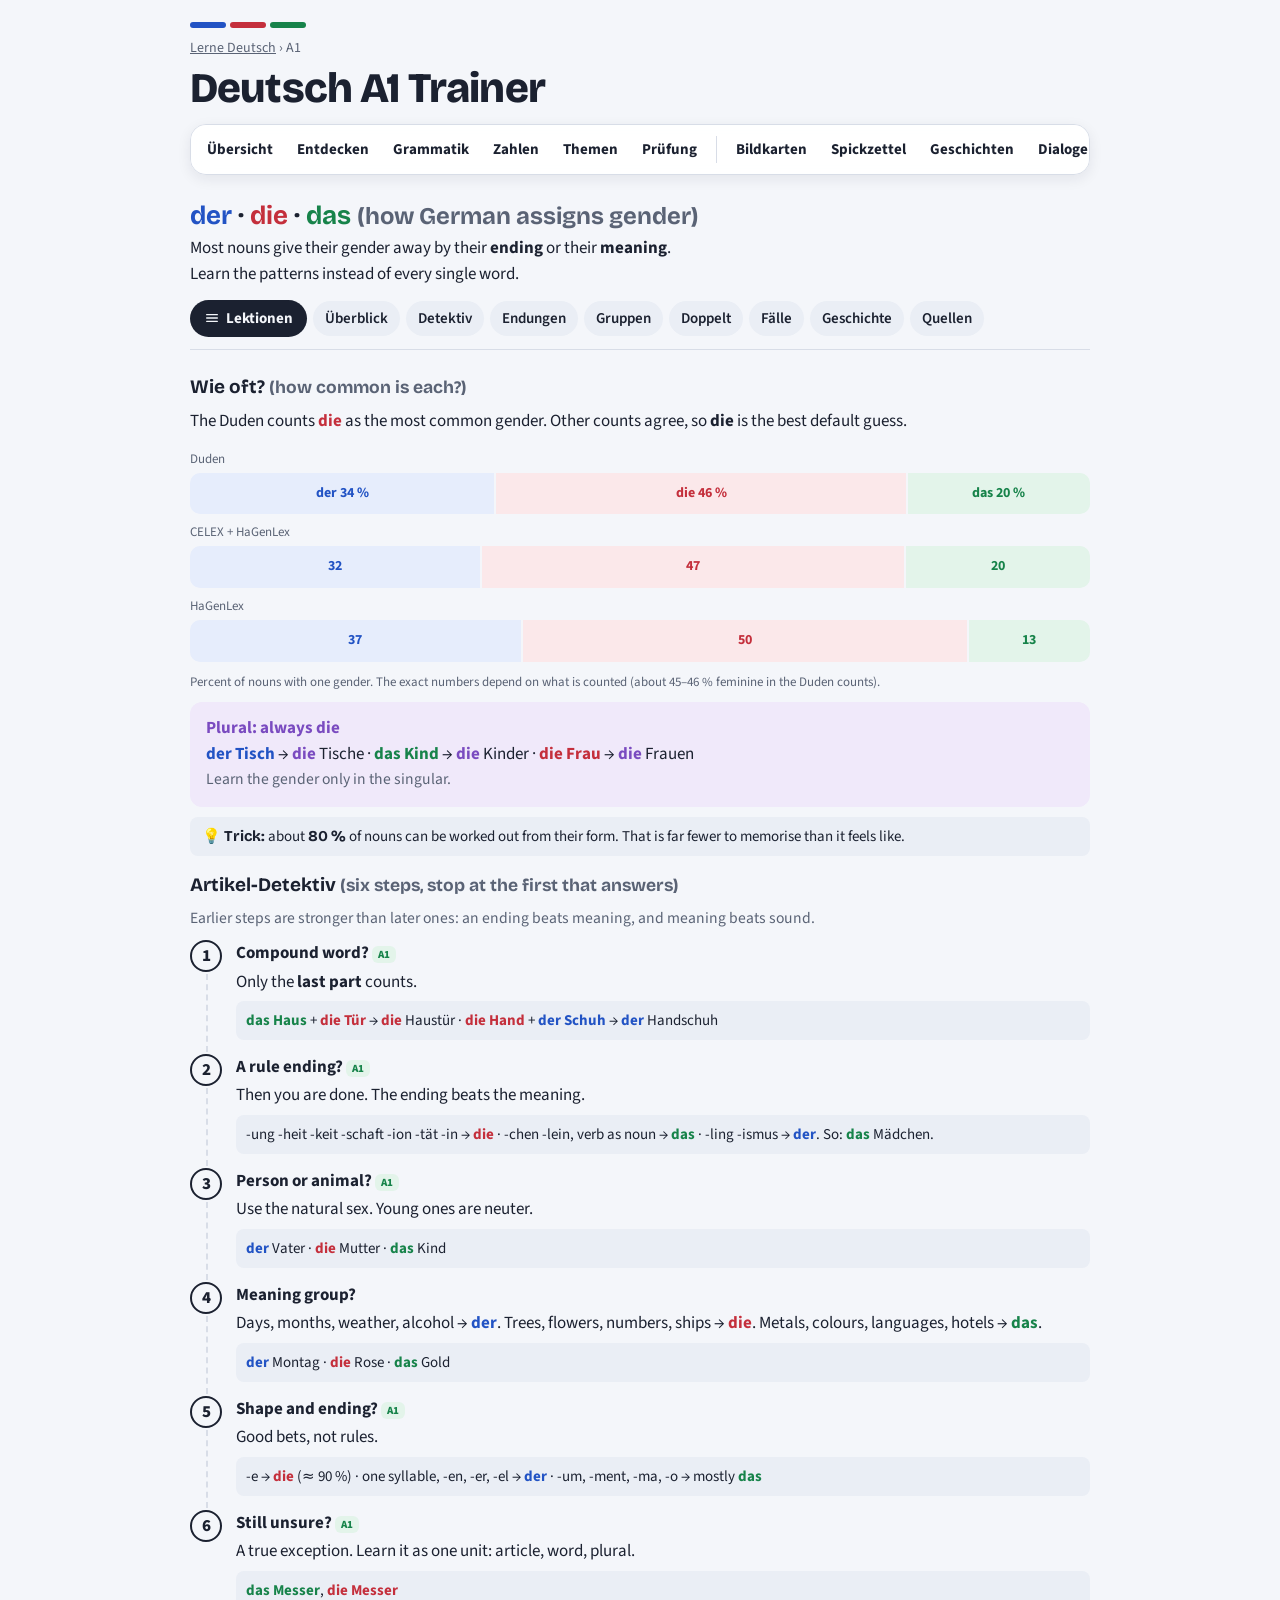
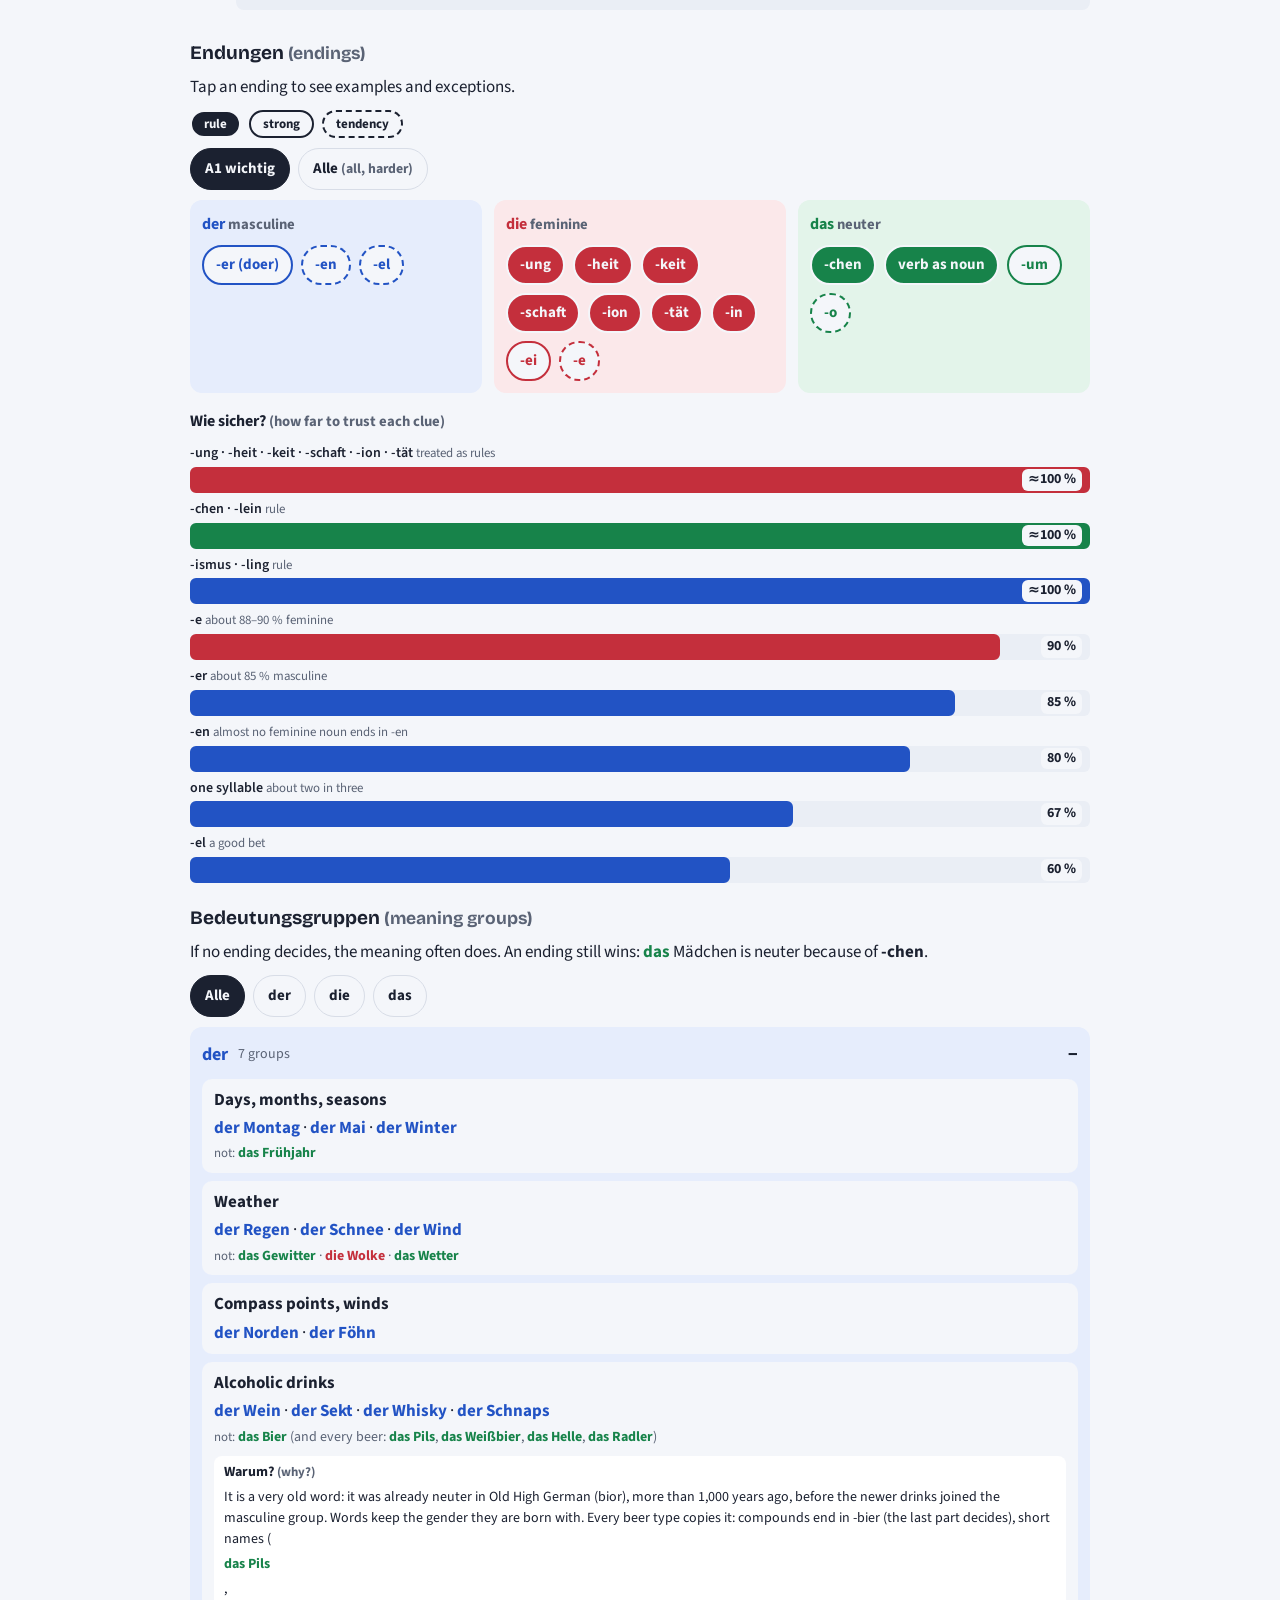
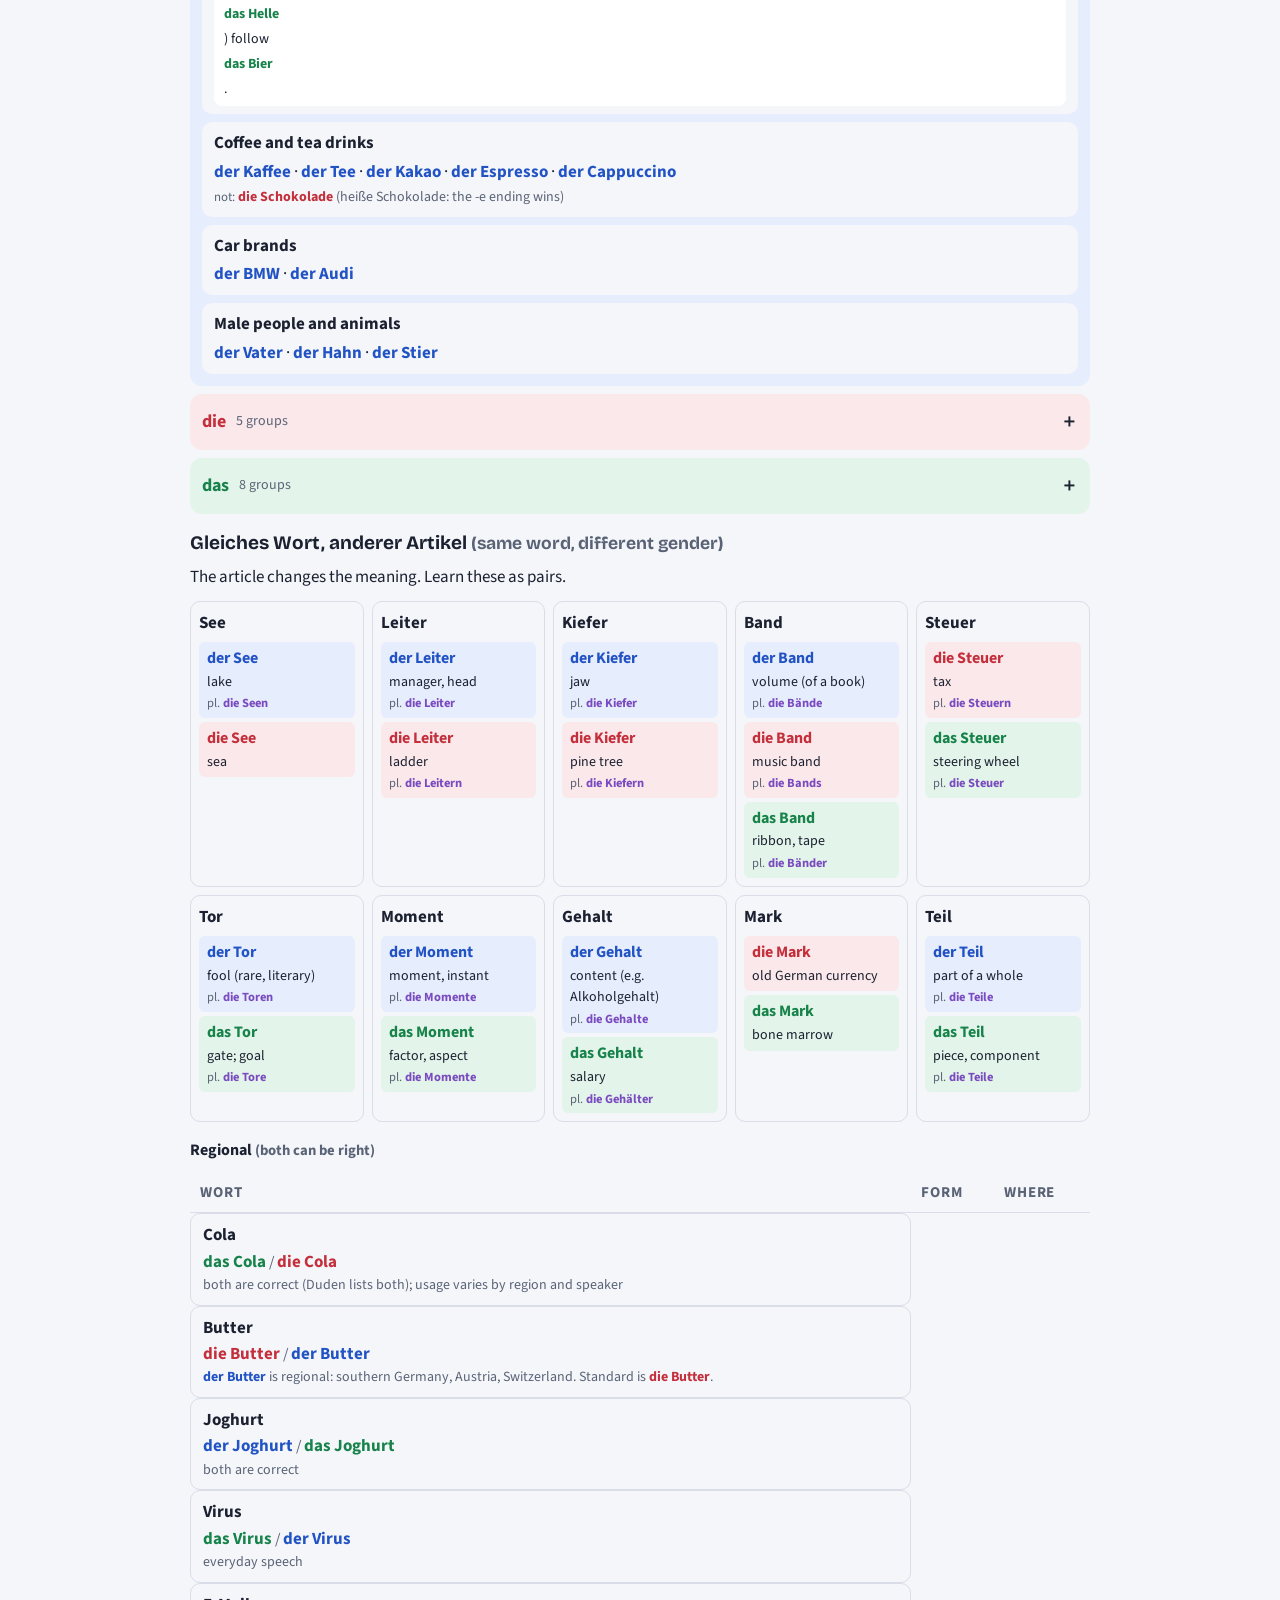
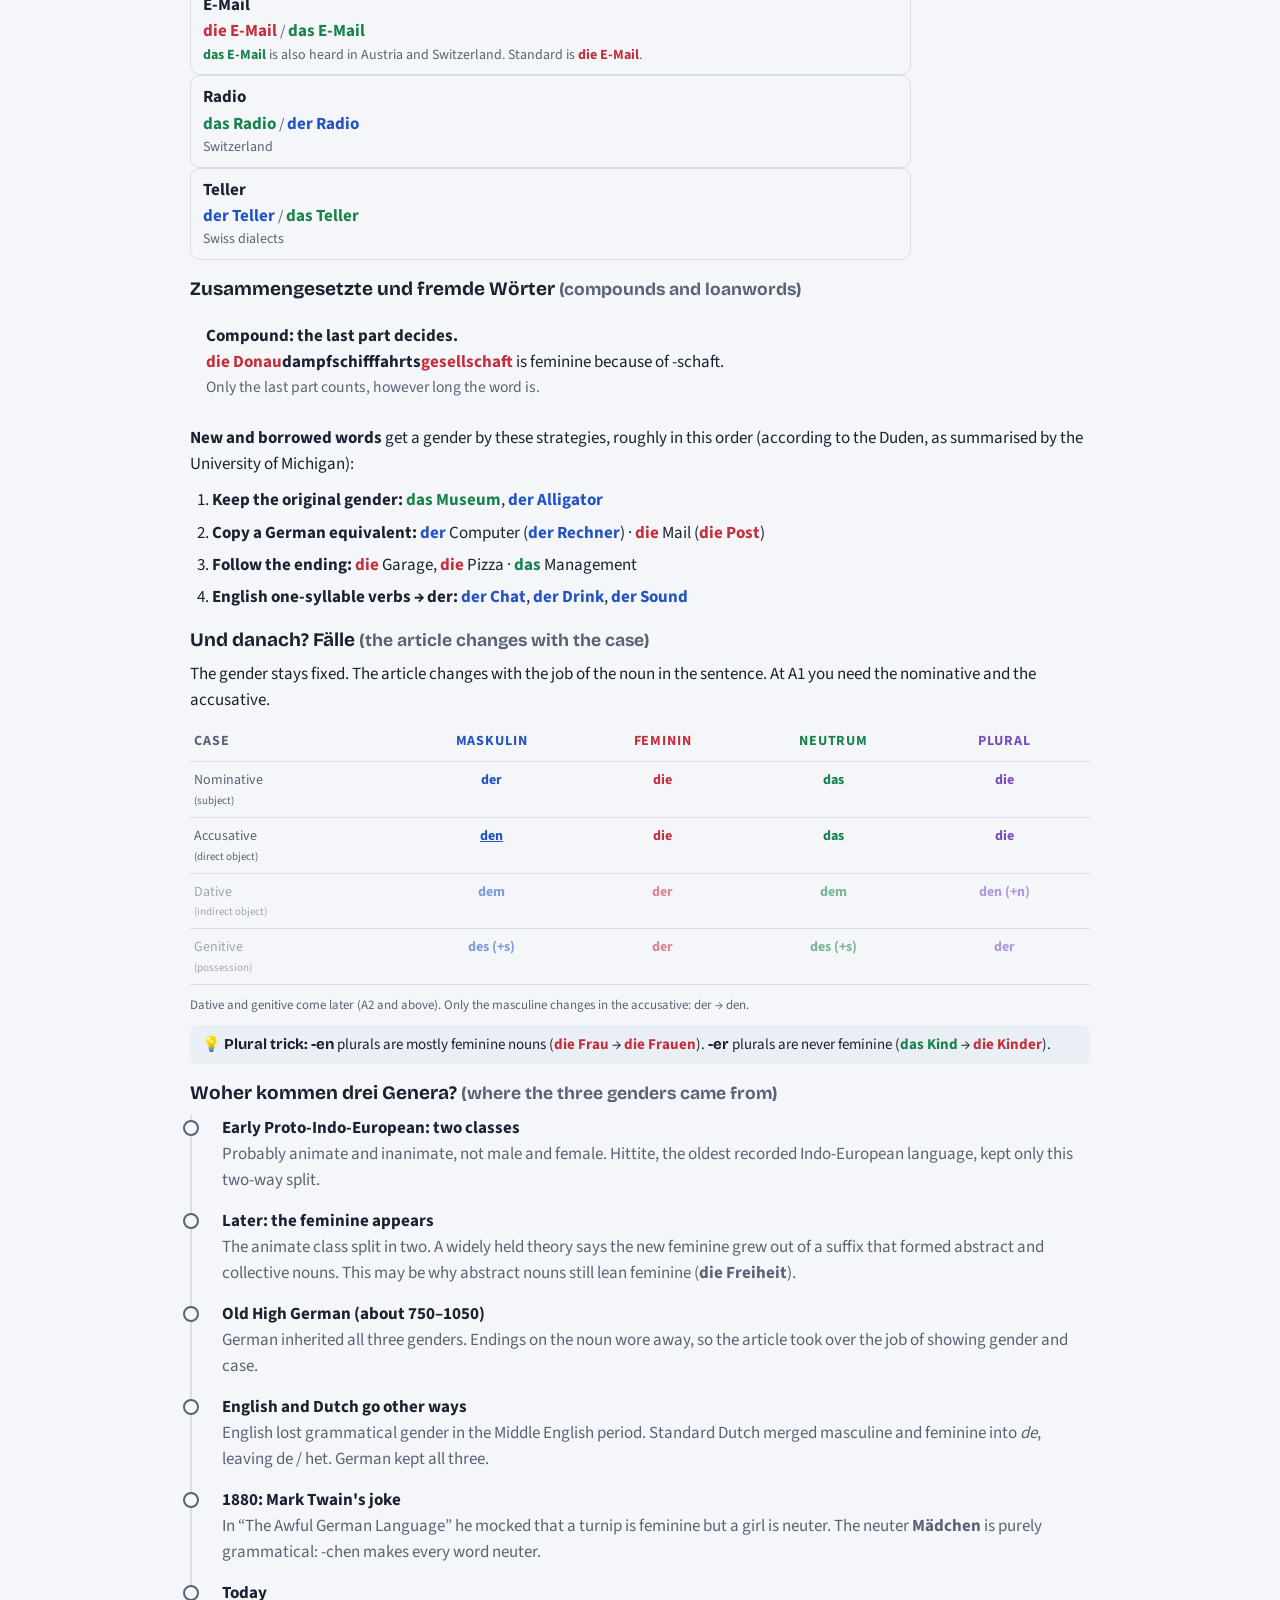
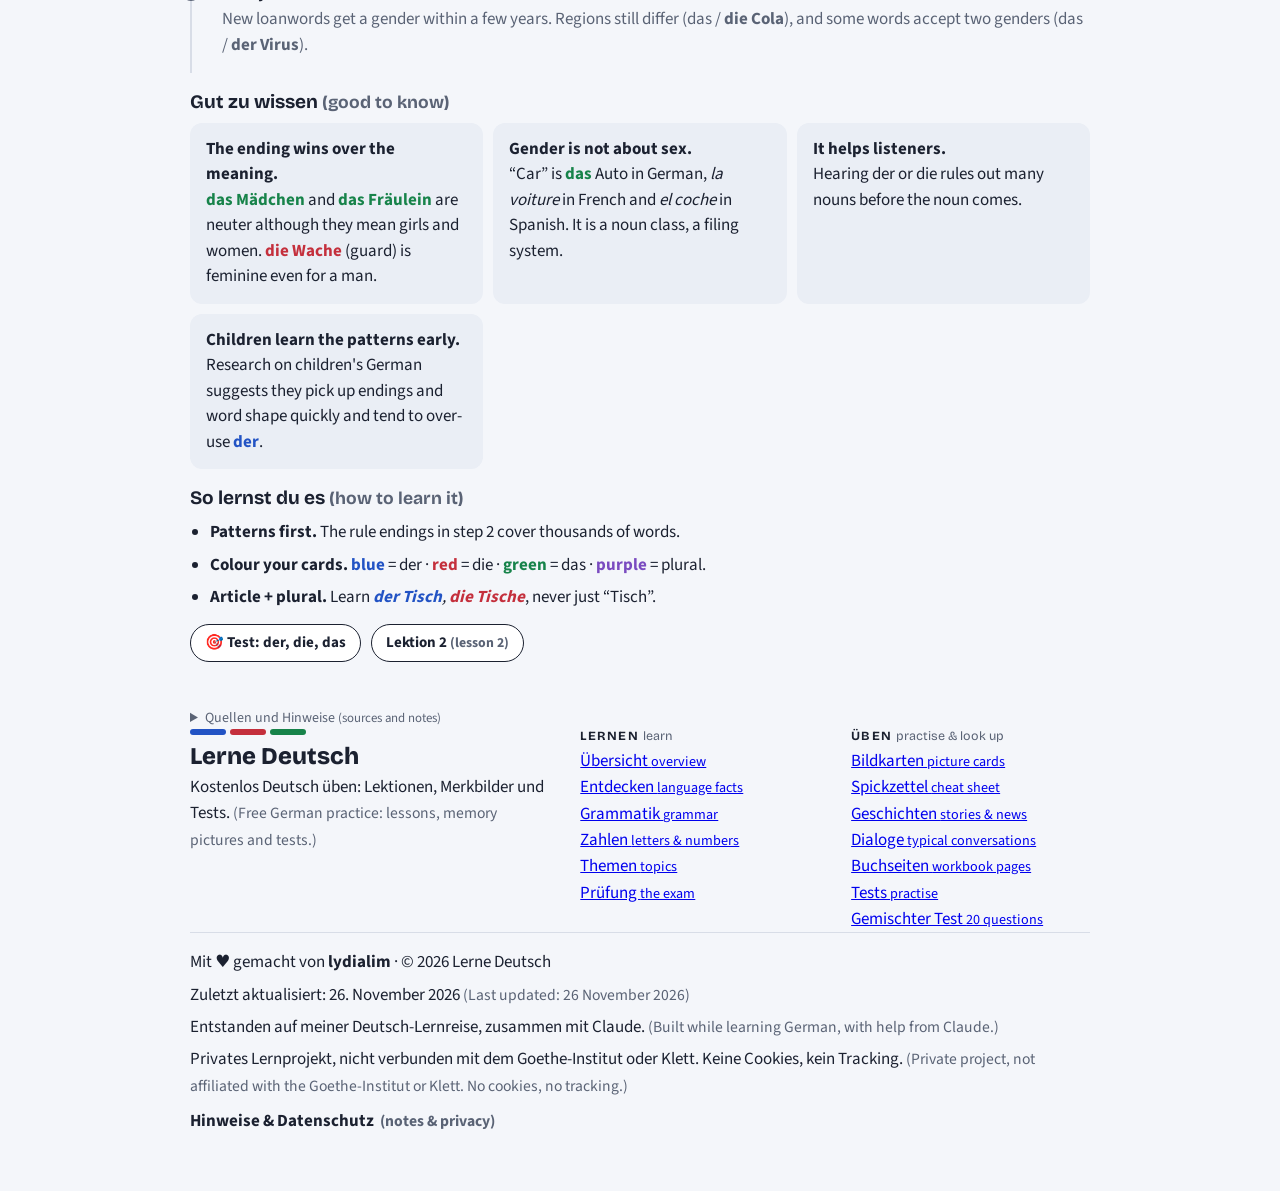
<file: a1/genus.html>
<!doctype html>
<html lang="de">
<head>
<meta charset="utf-8">
<meta name="viewport" content="width=device-width, initial-scale=1, viewport-fit=cover">
<meta name="claude:viewport-fit-sides" content="cover">
<title>der · die · das: Wie kommt das Genus? · Deutsch A1</title>
<meta name="description" content="German A1: how German assigns der, die and das. Endings, meaning groups, exceptions, history.">
<link rel="stylesheet" href="../assets/css/style.css">
</head>
<body>
<div class="wrap">
<header id="site-header"></header>
<main class="gx">
<div class="cheathead"><h2><span class="der">der</span> · <span class="die">die</span> · <span class="das">das</span> <span class="en">(how German assigns gender)</span></h2>
<p class="lead">Most nouns give their gender away by their <b>ending</b> or their <b>meaning</b>. Learn the patterns instead of every single word.</p></div>
<nav class="subnav" aria-label="Abschnitte">
  <a href="#g-bild">Überblick</a><a href="#g-detektiv">Detektiv</a><a href="#g-endungen">Endungen</a><a href="#g-gruppen">Gruppen</a><a href="#g-doppel">Doppelt</a><a href="#g-kasus">Fälle</a><a href="#g-geschichte">Geschichte</a><a href="#g-quellen">Quellen</a>
</nav>

<section id="g-bild">
<h3>Wie oft? <span class="en">(how common is each?)</span></h3>
<p>The Duden counts <b class="die">die</b> as the most common gender. Other counts agree, so <b>die</b> is the best default guess.</p>
<div class="gx-stack" role="img" aria-label="Duden: der 34 percent, die 46 percent, das 20 percent">
  <div class="gx-lab">Duden</div>
  <div class="gx-seg"><i class="der-bg" style="flex:34"><b class="der">der 34 %</b></i><i class="die-bg" style="flex:46"><b class="die">die 46 %</b></i><i class="das-bg" style="flex:20"><b class="das">das 20 %</b></i></div>
  <div class="gx-lab">CELEX + HaGenLex</div>
  <div class="gx-seg"><i class="der-bg" style="flex:32"><b class="der">32</b></i><i class="die-bg" style="flex:47"><b class="die">47</b></i><i class="das-bg" style="flex:20"><b class="das">20</b></i></div>
  <div class="gx-lab">HaGenLex</div>
  <div class="gx-seg"><i class="der-bg" style="flex:37"><b class="der">37</b></i><i class="die-bg" style="flex:50"><b class="die">50</b></i><i class="das-bg" style="flex:13"><b class="das">13</b></i></div>
</div>
<p class="gx-note en">Percent of nouns with one gender. The exact numbers depend on what is counted (about 45–46 % feminine in the Duden counts).</p>
<div class="gcard p"><b class="plc">Plural: always <span class="plc">die</span></b><br>der Tisch → <b class="plc">die</b> Tische · das Kind → <b class="plc">die</b> Kinder · die Frau → <b class="plc">die</b> Frauen<br><span class="en">Learn the gender only in the singular.</span></div>
<p class="trick"><b>💡 Trick:</b> about <b>80 %</b> of nouns can be worked out from their form. That is far fewer to memorise than it feels like.</p>
</section>

<section id="g-detektiv">
<h3>Artikel-Detektiv <span class="en">(six steps, stop at the first that answers)</span></h3>
<p class="en">Earlier steps are stronger than later ones: an ending beats meaning, and meaning beats sound.</p>
<ol class="gx-flow" id="gx-flow"></ol>
</section>

<section id="g-endungen">
<h3>Endungen <span class="en">(endings)</span></h3>
<p>Tap an ending to see examples and exceptions.</p>
<div class="gx-key"><span class="gx-chip rule">rule</span> <span class="gx-chip strong">strong</span> <span class="gx-chip tendency">tendency</span></div>
<div class="gx-filter" role="group" aria-label="Filter"><button type="button" data-a1="1" aria-pressed="true">A1 wichtig</button><button type="button" data-a1="0" aria-pressed="false">Alle <span class="en">(all, harder)</span></button></div>
<div id="gx-endings" class="gx-cols"></div>
<h4>Wie sicher? <span class="en">(how far to trust each clue)</span></h4>
<div id="gx-clues"></div>
</section>

<section id="g-gruppen">
<h3>Bedeutungsgruppen <span class="en">(meaning groups)</span></h3>
<p>If no ending decides, the meaning often does. An ending still wins: <b class="das">das</b> Mädchen is neuter because of <b>-chen</b>.</p>
<div class="gx-filter" role="group" aria-label="Filter"><button type="button" data-sem="all" aria-pressed="true">Alle</button><button type="button" data-sem="m" aria-pressed="false" class="der">der</button><button type="button" data-sem="f" aria-pressed="false" class="die">die</button><button type="button" data-sem="n" aria-pressed="false" class="das">das</button></div>
<div id="gx-sem"></div>
</section>

<section id="g-doppel">
<h3>Gleiches Wort, anderer Artikel <span class="en">(same word, different gender)</span></h3>
<p>The article changes the meaning. Learn these as pairs.</p>
<div class="gx-twins" id="gx-twins"></div>
<h4>Regional <span class="en">(both can be right)</span></h4>
<div class="tablebox"><table class="gx-reg"><thead><tr><th>Wort</th><th>Form</th><th class="en">where</th></tr></thead><tbody id="gx-regional"></tbody></table></div>
</section>

<section id="g-mehr">
<h3>Zusammengesetzte und fremde Wörter <span class="en">(compounds and loanwords)</span></h3>
<div class="gcard"><b>Compound: the last part decides.</b><br>die Donau<b>dampfschifffahrts<span class="die">gesellschaft</span></b> is feminine because of -schaft.<br><span class="en">Only the last part counts, however long the word is.</span></div>
<p><b>New and borrowed words</b> get a gender by these strategies, roughly in this order (according to the Duden, as summarised by the University of Michigan):</p>
<ol class="gx-loan">
<li><b>Keep the original gender:</b> das Museum, der Alligator</li>
<li><b>Copy a German equivalent:</b> <span class="der">der</span> Computer (der Rechner) · <span class="die">die</span> Mail (die Post)</li>
<li><b>Follow the ending:</b> <span class="die">die</span> Garage, <span class="die">die</span> Pizza · <span class="das">das</span> Management</li>
<li><b>English one-syllable verbs → der:</b> der Chat, der Drink, der Sound</li>
</ol>
</section>

<section id="g-kasus">
<h3>Und danach? Fälle <span class="en">(the article changes with the case)</span></h3>
<p>The gender stays fixed. The article changes with the job of the noun in the sentence. At A1 you need the nominative and the accusative.</p>
<div class="tablebox"><table class="gx-cases">
<thead><tr><th class="en">case</th><th class="der">Maskulin</th><th class="die">Feminin</th><th class="das">Neutrum</th><th class="plc">Plural</th></tr></thead>
<tbody>
<tr><td class="en">Nominative <small>(subject)</small></td><td class="der">der</td><td class="die">die</td><td class="das">das</td><td class="plc">die</td></tr>
<tr><td class="en">Accusative <small>(direct object)</small></td><td class="der"><u>den</u></td><td class="die">die</td><td class="das">das</td><td class="plc">die</td></tr>
<tr class="gx-later"><td class="en">Dative <small>(indirect object)</small></td><td class="der">dem</td><td class="die">der</td><td class="das">dem</td><td class="plc">den (+n)</td></tr>
<tr class="gx-later"><td class="en">Genitive <small>(possession)</small></td><td class="der">des (+s)</td><td class="die">der</td><td class="das">des (+s)</td><td class="plc">der</td></tr>
</tbody></table></div>
<p class="gx-note en">Dative and genitive come later (A2 and above). Only the masculine changes in the accusative: der → den.</p>
<p class="trick"><b>💡 Plural trick:</b> <b>-en</b> plurals are mostly feminine nouns (die Frau → die Frauen). <b>-er</b> plurals are never feminine (das Kind → die Kinder).</p>
</section>

<section id="g-geschichte">
<h3>Woher kommen drei Genera? <span class="en">(where the three genders came from)</span></h3>
<ol class="gx-time">
<li><b>Early Proto-Indo-European: two classes</b><span>Probably animate and inanimate, not male and female. Hittite, the oldest recorded Indo-European language, kept only this two-way split.</span></li>
<li><b>Later: the feminine appears</b><span>The animate class split in two. A widely held theory says the new feminine grew out of a suffix that formed abstract and collective nouns. This may be why abstract nouns still lean feminine (die Freiheit).</span></li>
<li><b>Old High German (about 750–1050)</b><span>German inherited all three genders. Endings on the noun wore away, so the article took over the job of showing gender and case.</span></li>
<li><b>English and Dutch go other ways</b><span>English lost grammatical gender in the Middle English period. Standard Dutch merged masculine and feminine into <i>de</i>, leaving de / het. German kept all three.</span></li>
<li><b>1880: Mark Twain's joke</b><span>In “The Awful German Language” he mocked that a turnip is feminine but a girl is neuter. The neuter <b>Mädchen</b> is purely grammatical: -chen makes every word neuter.</span></li>
<li><b>Today</b><span>New loanwords get a gender within a few years. Regions still differ (das / die Cola), and some words accept two genders (das / der Virus).</span></li>
</ol>
</section>

<section id="g-fakten">
<h3>Gut zu wissen <span class="en">(good to know)</span></h3>
<div class="gx-facts">
<div class="gcard"><b>The ending wins over the meaning.</b><br>das Mädchen and das Fräulein are neuter although they mean girls and women. die Wache (guard) is feminine even for a man.</div>
<div class="gcard"><b>Gender is not about sex.</b><br>“Car” is <b class="das">das</b> Auto in German, <i>la voiture</i> in French and <i>el coche</i> in Spanish. It is a noun class, a filing system.</div>
<div class="gcard"><b>It helps listeners.</b><br>Hearing der or die rules out many nouns before the noun comes.</div>
<div class="gcard"><b>Children learn the patterns early.</b><br>Research on children's German suggests they pick up endings and word shape quickly and tend to over-use <b class="der">der</b>.</div>
</div>
</section>

<section id="g-tipps">
<h3>So lernst du es <span class="en">(how to learn it)</span></h3>
<ul class="gx-tips">
<li><b>Patterns first.</b> The rule endings in step 2 cover thousands of words.</li>
<li><b>Colour your cards.</b> <span class="der">blue</span> = der · <span class="die">red</span> = die · <span class="das">green</span> = das · <span class="plc">purple</span> = plural.</li>
<li><b>Article + plural.</b> Learn <i>der Tisch, die Tische</i>, never just “Tisch”.</li>
</ul>
<p class="quickgo"><a class="go" href="tests.html">🎯 Test: der, die, das</a> <a class="go" href="grammatik.html#l-articles">Lektion 2 <span class="en">(lesson 2)</span></a></p>
</section>

<details class="gx-src" id="g-quellen">
<summary>Quellen und Hinweise <span class="en">(sources and notes)</span></summary>
<ul>
<li>Shares: Duden figures (about 46 % feminine, 34 % masculine, 20 % neuter); CELEX and HaGenLex counts (Corpora-List, 2009). Other sources round the Duden figures slightly differently (45 / 34 / 21).</li>
<li>Endings and reliability: <a href="https://en.wikipedia.org/wiki/Grammatical_gender_in_German">Wikipedia, Grammatical gender in German</a>; D. Rosson, “How to Guess the Gender in German” (-e about 88 % feminine, -er about 85 % masculine); standard grammars.</li>
<li>Cola, Butter: <a href="https://www.duden.de/rechtschreibung/Cola">Duden online, Cola</a> lists das and die; <a href="https://www.duden.de/rechtschreibung/Butter">Duden online, Butter</a> gives die Butter, and the der form is southern and Austrian or Swiss usage.</li>
<li>Gender research: Köpcke and Zubin (1980s) on morphological, semantic and phonological clues.</li>
<li>The “about 80 % can be deduced” figure is an estimate from Wikipedia, not a count.</li>
</ul>
</details>
</main>
<footer id="site-footer"></footer>
</div>
<script src="js/level.js" defer></script>
<script src="../assets/js/common.js" defer></script>
<script src="../assets/js/layout.js" defer></script>
<script src="js/genus-data.js" defer></script>
<script src="js/genus.js" defer></script>
</body>
</html>
</file>
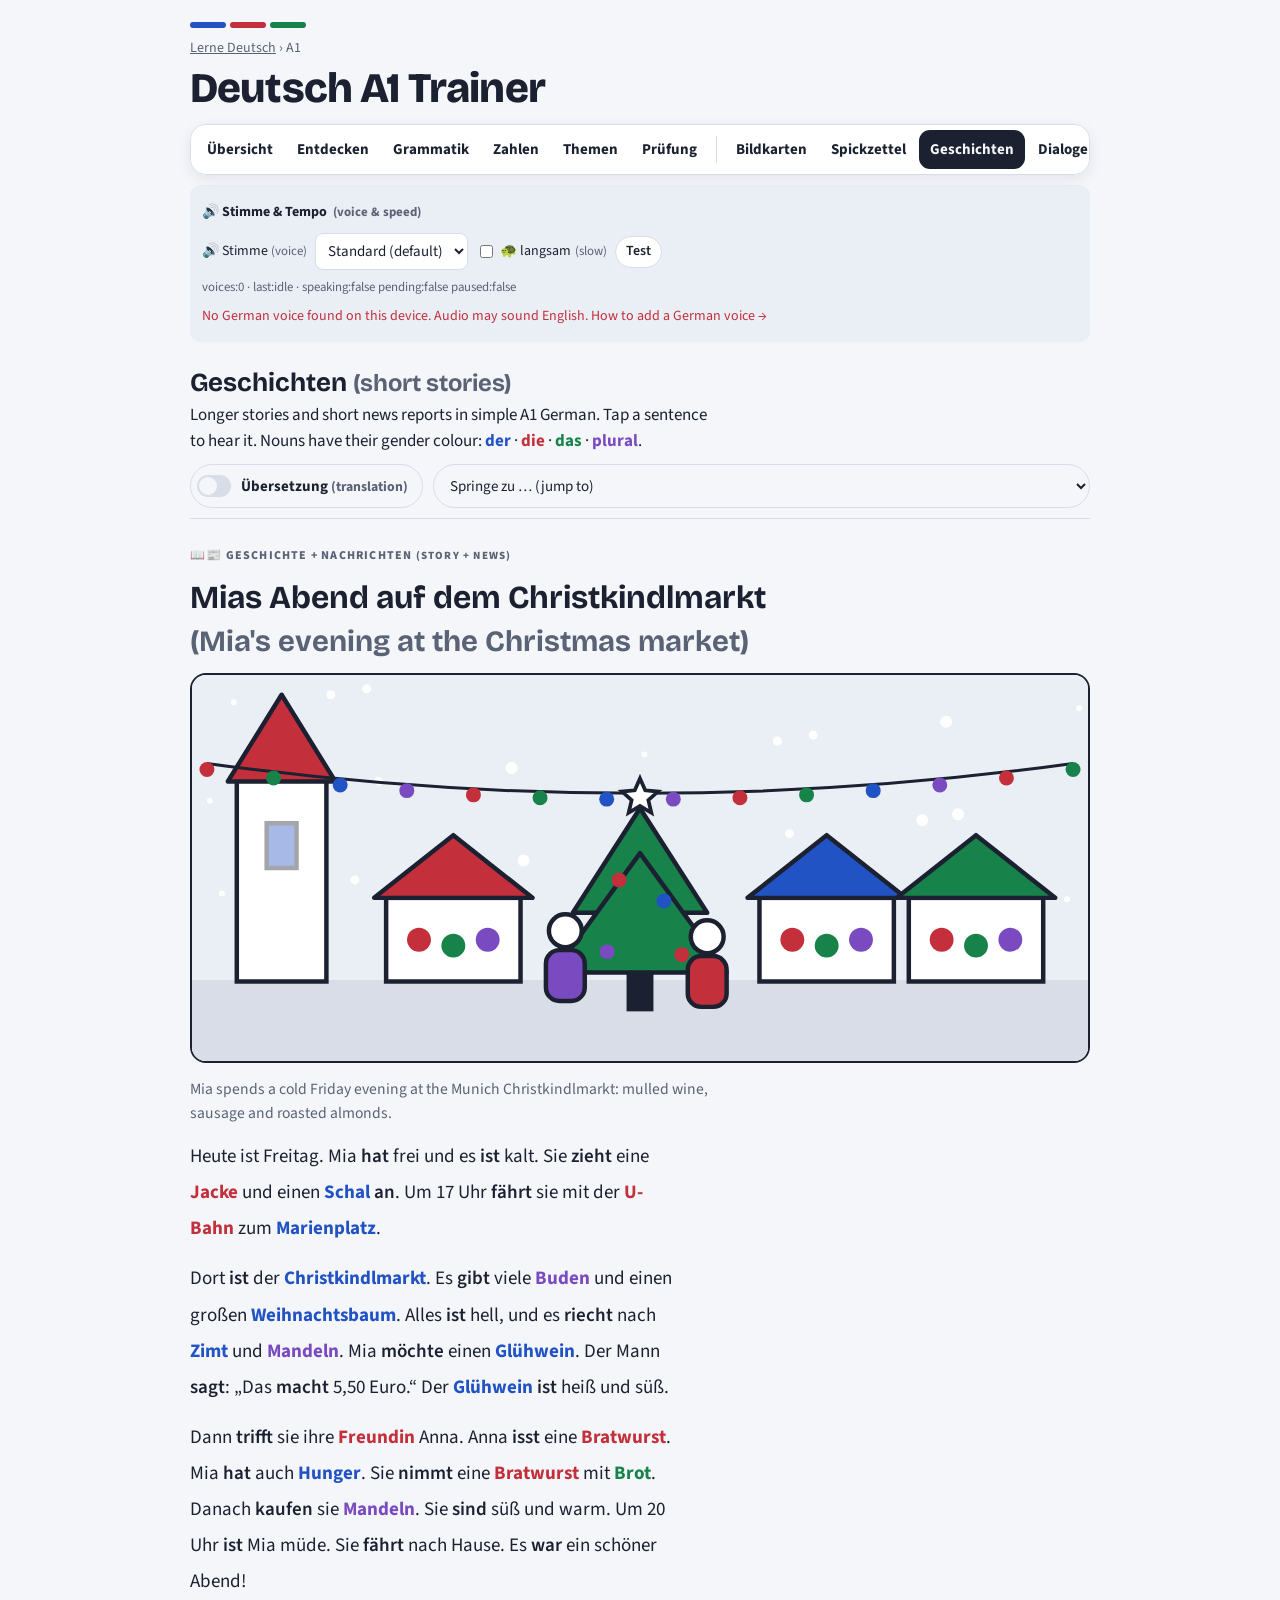
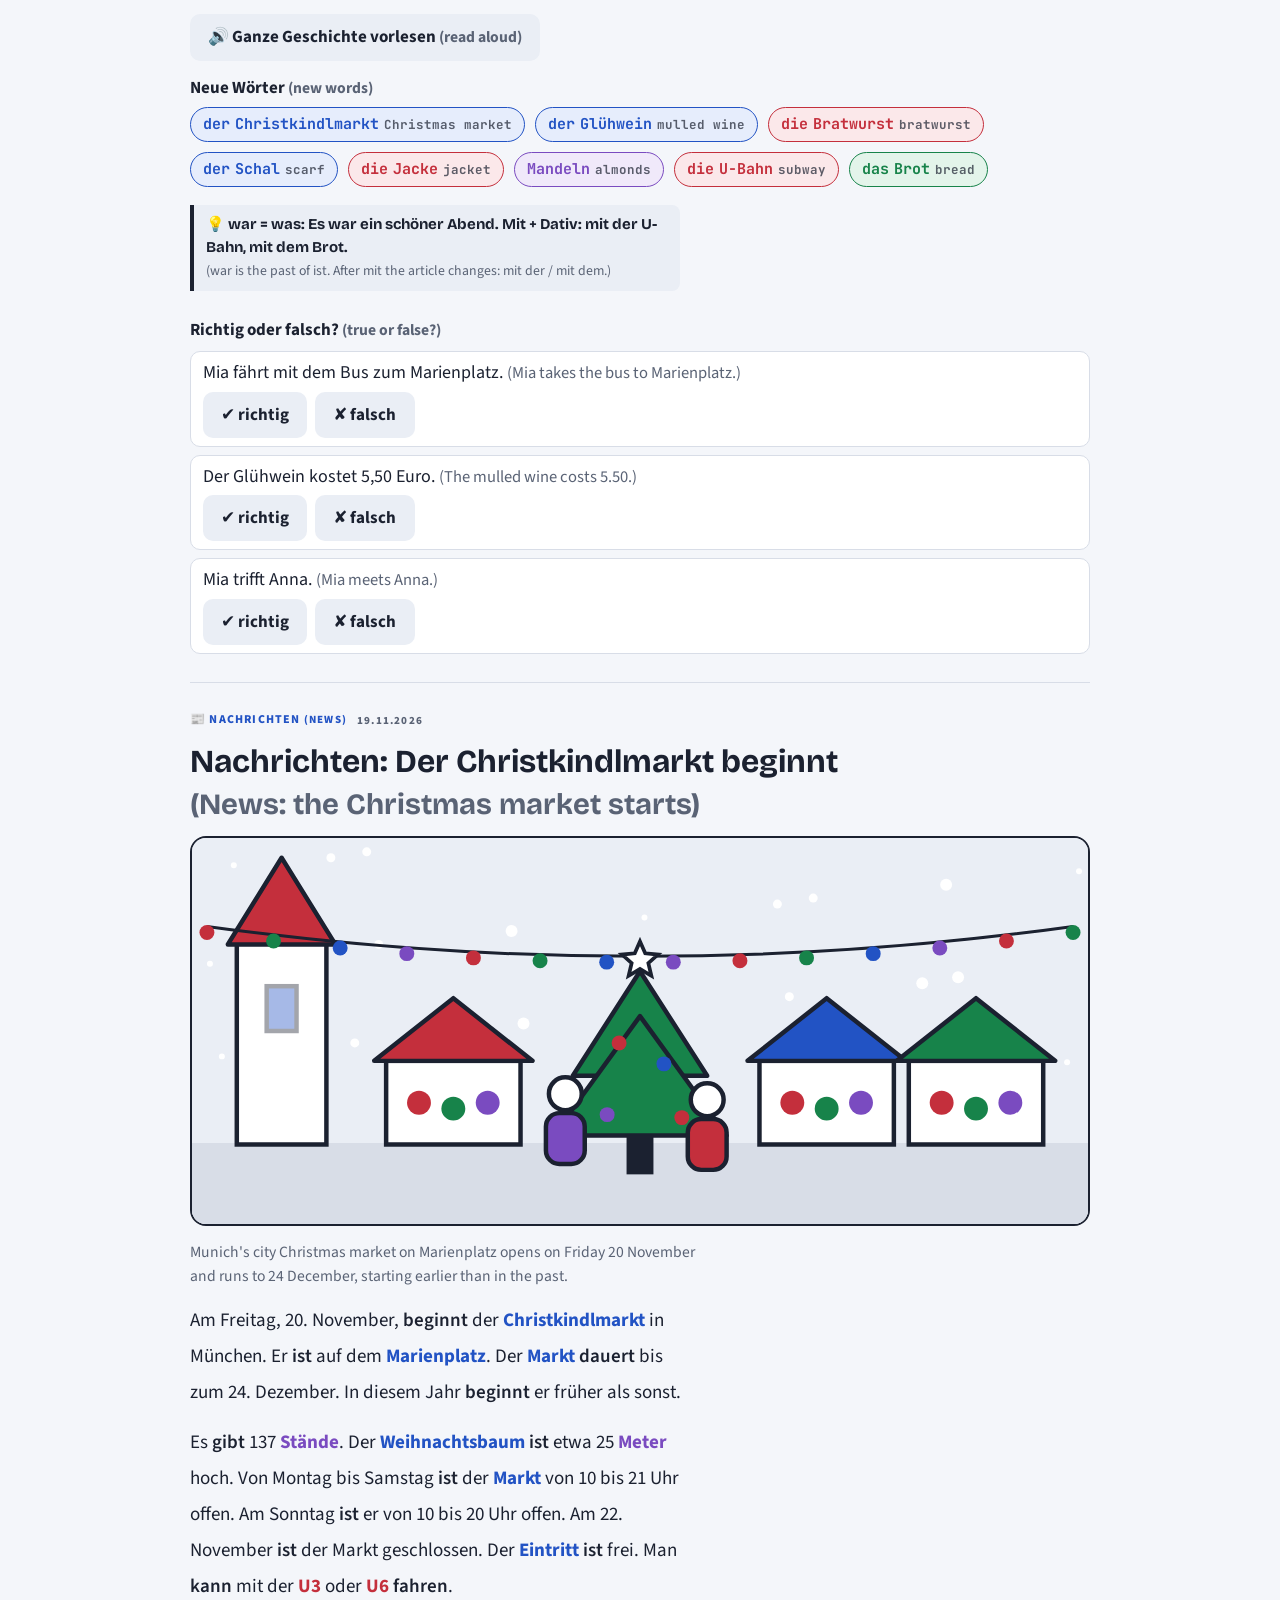
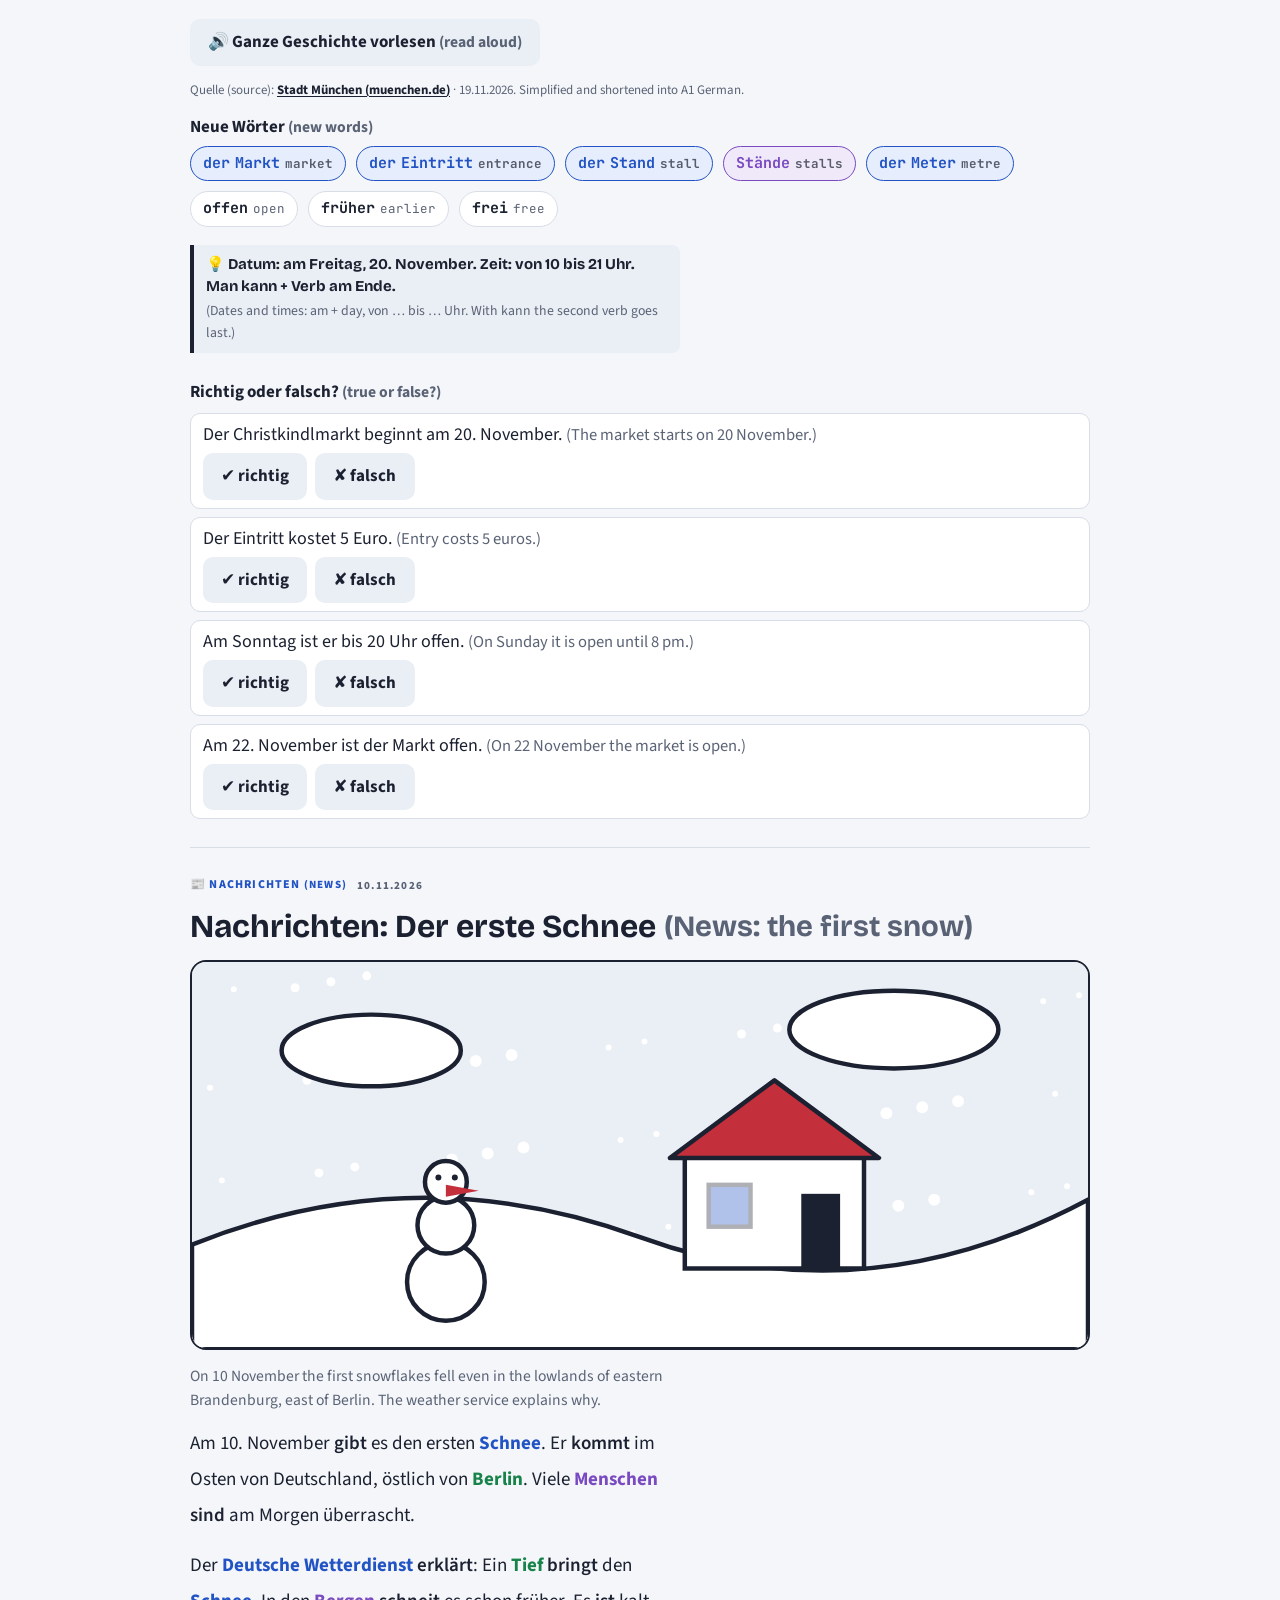
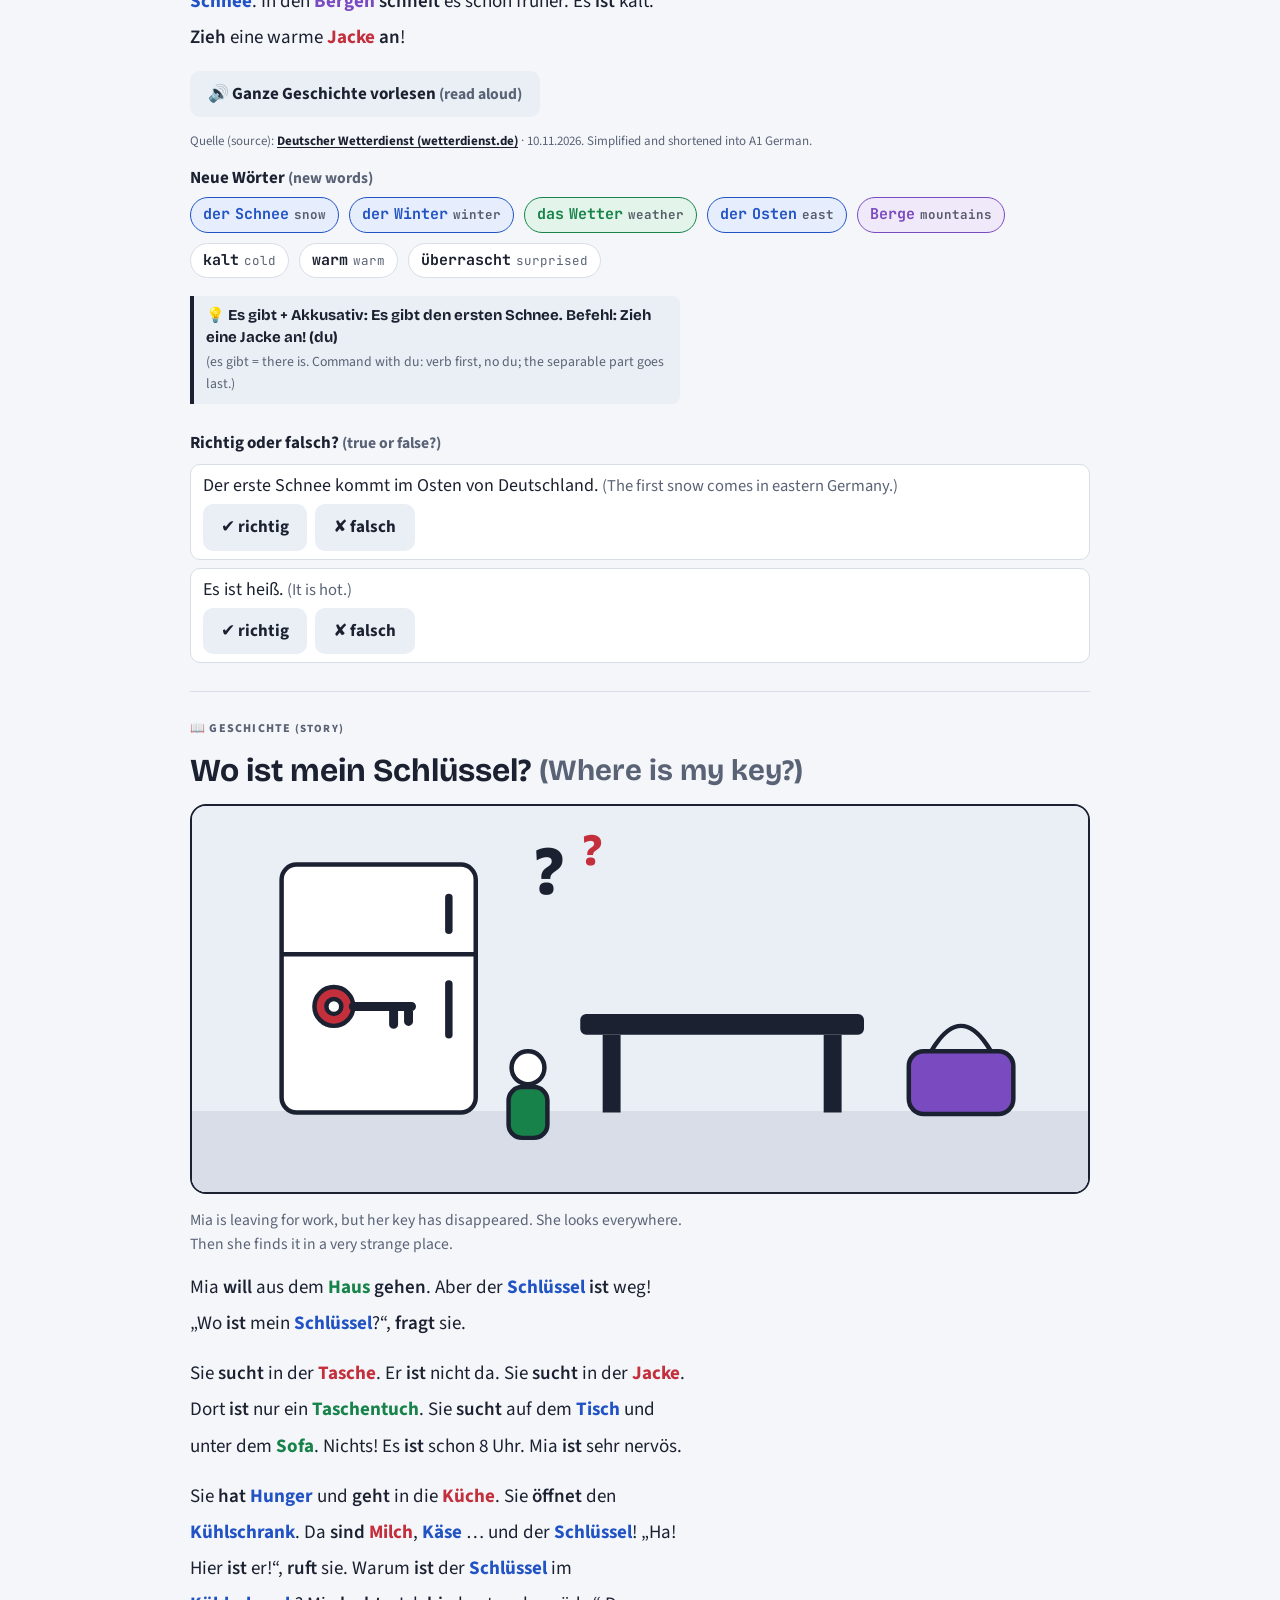
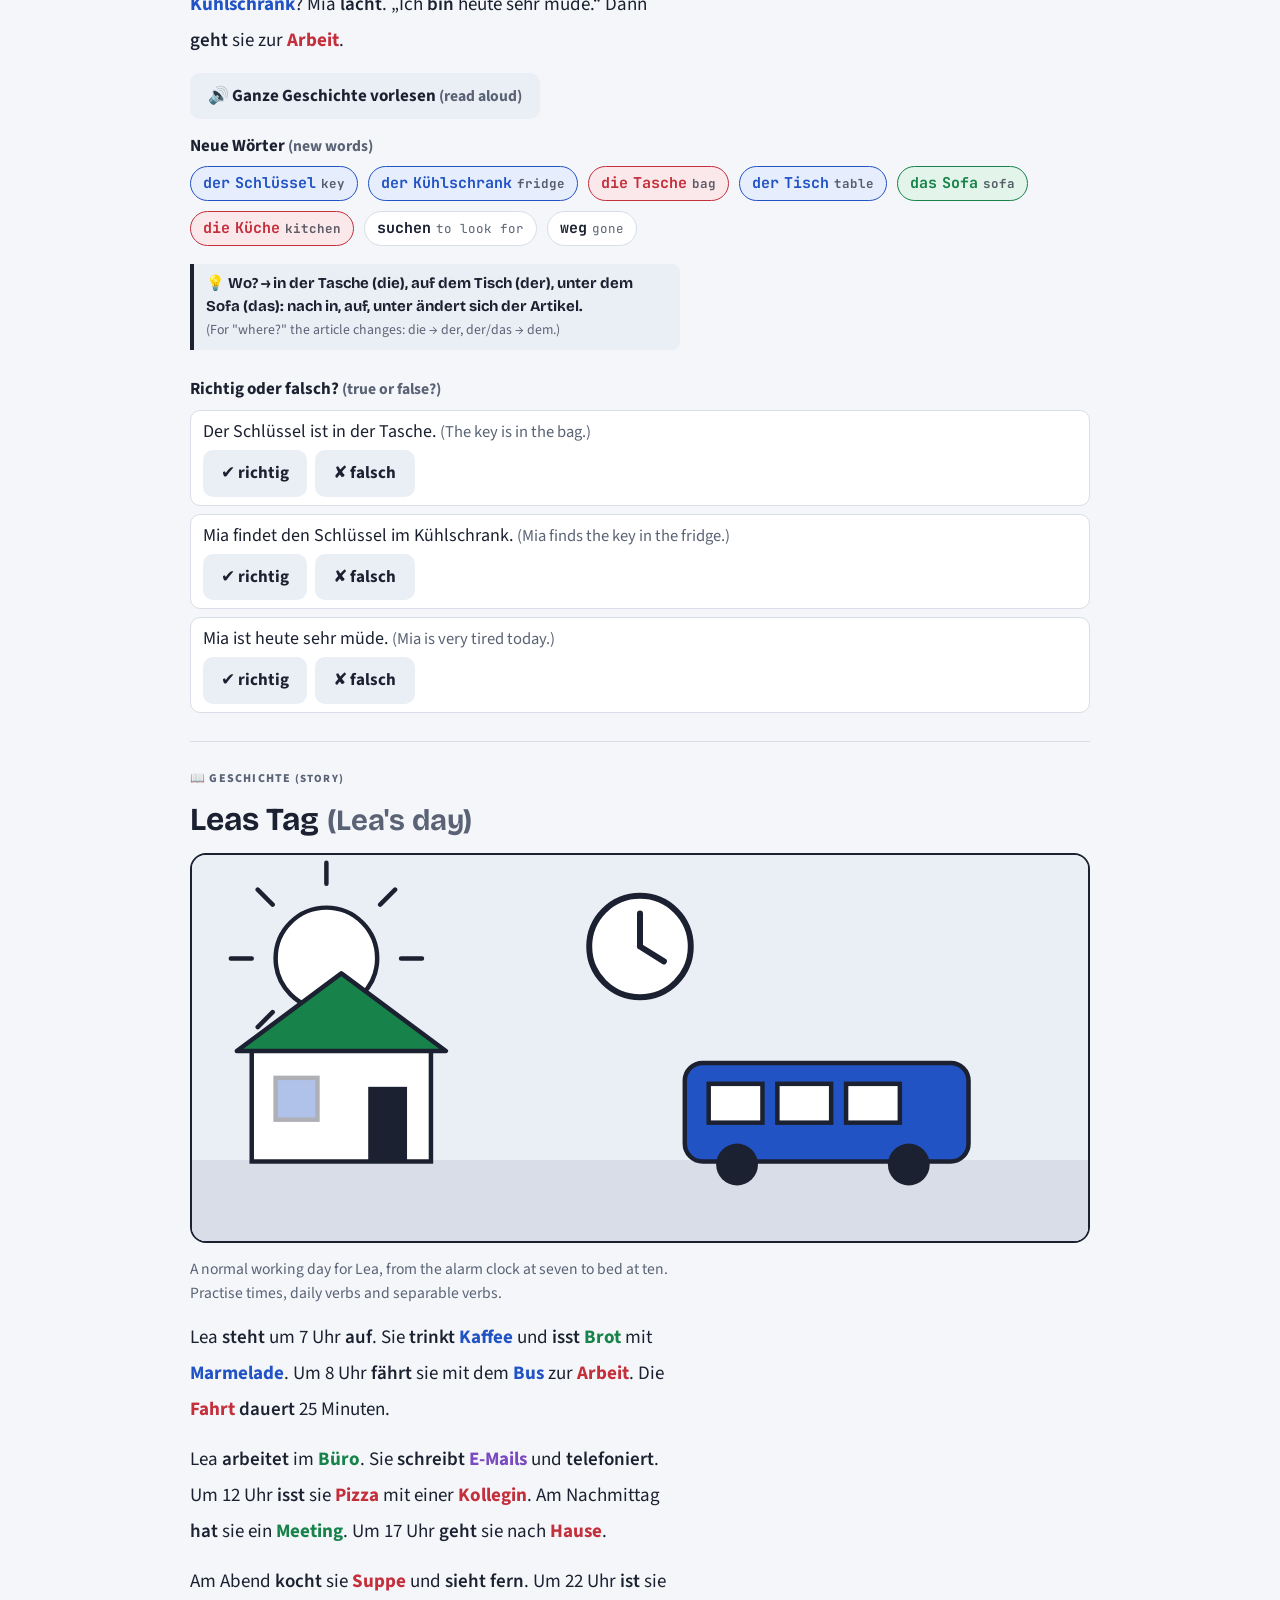
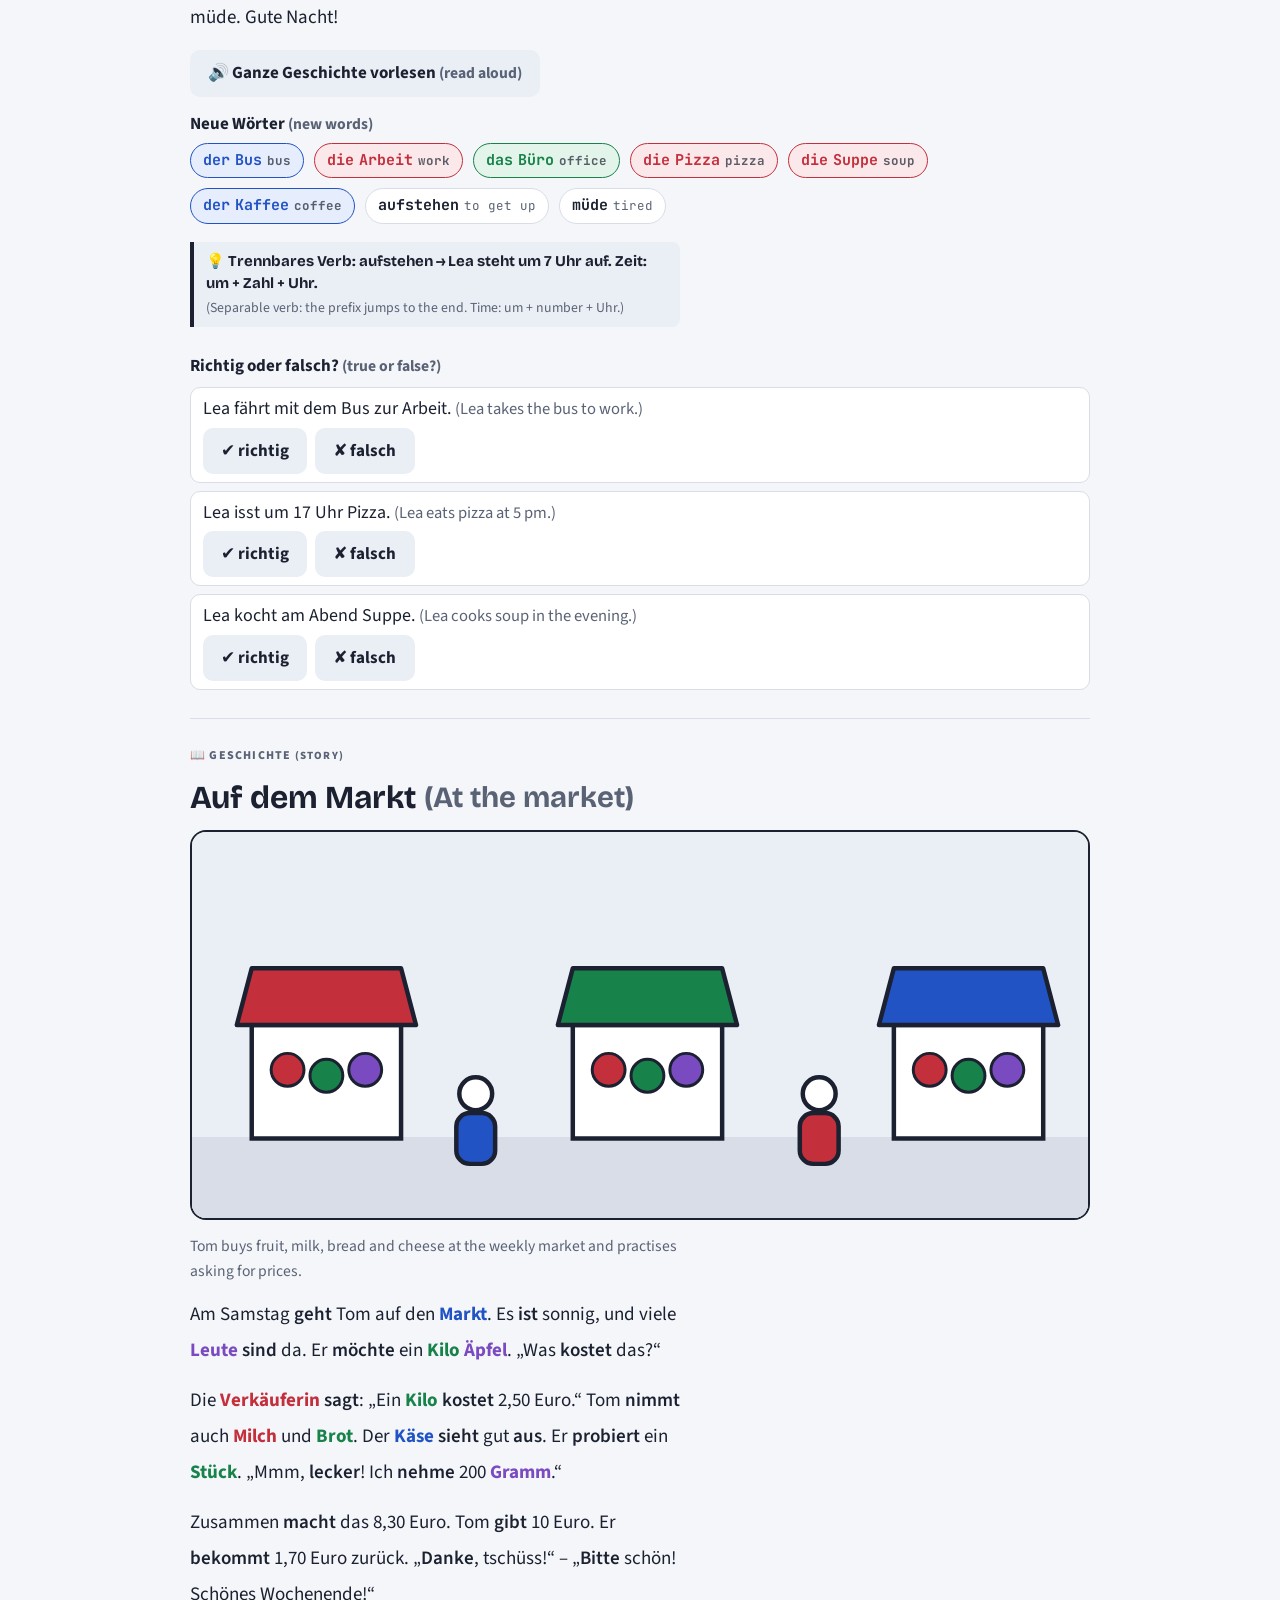
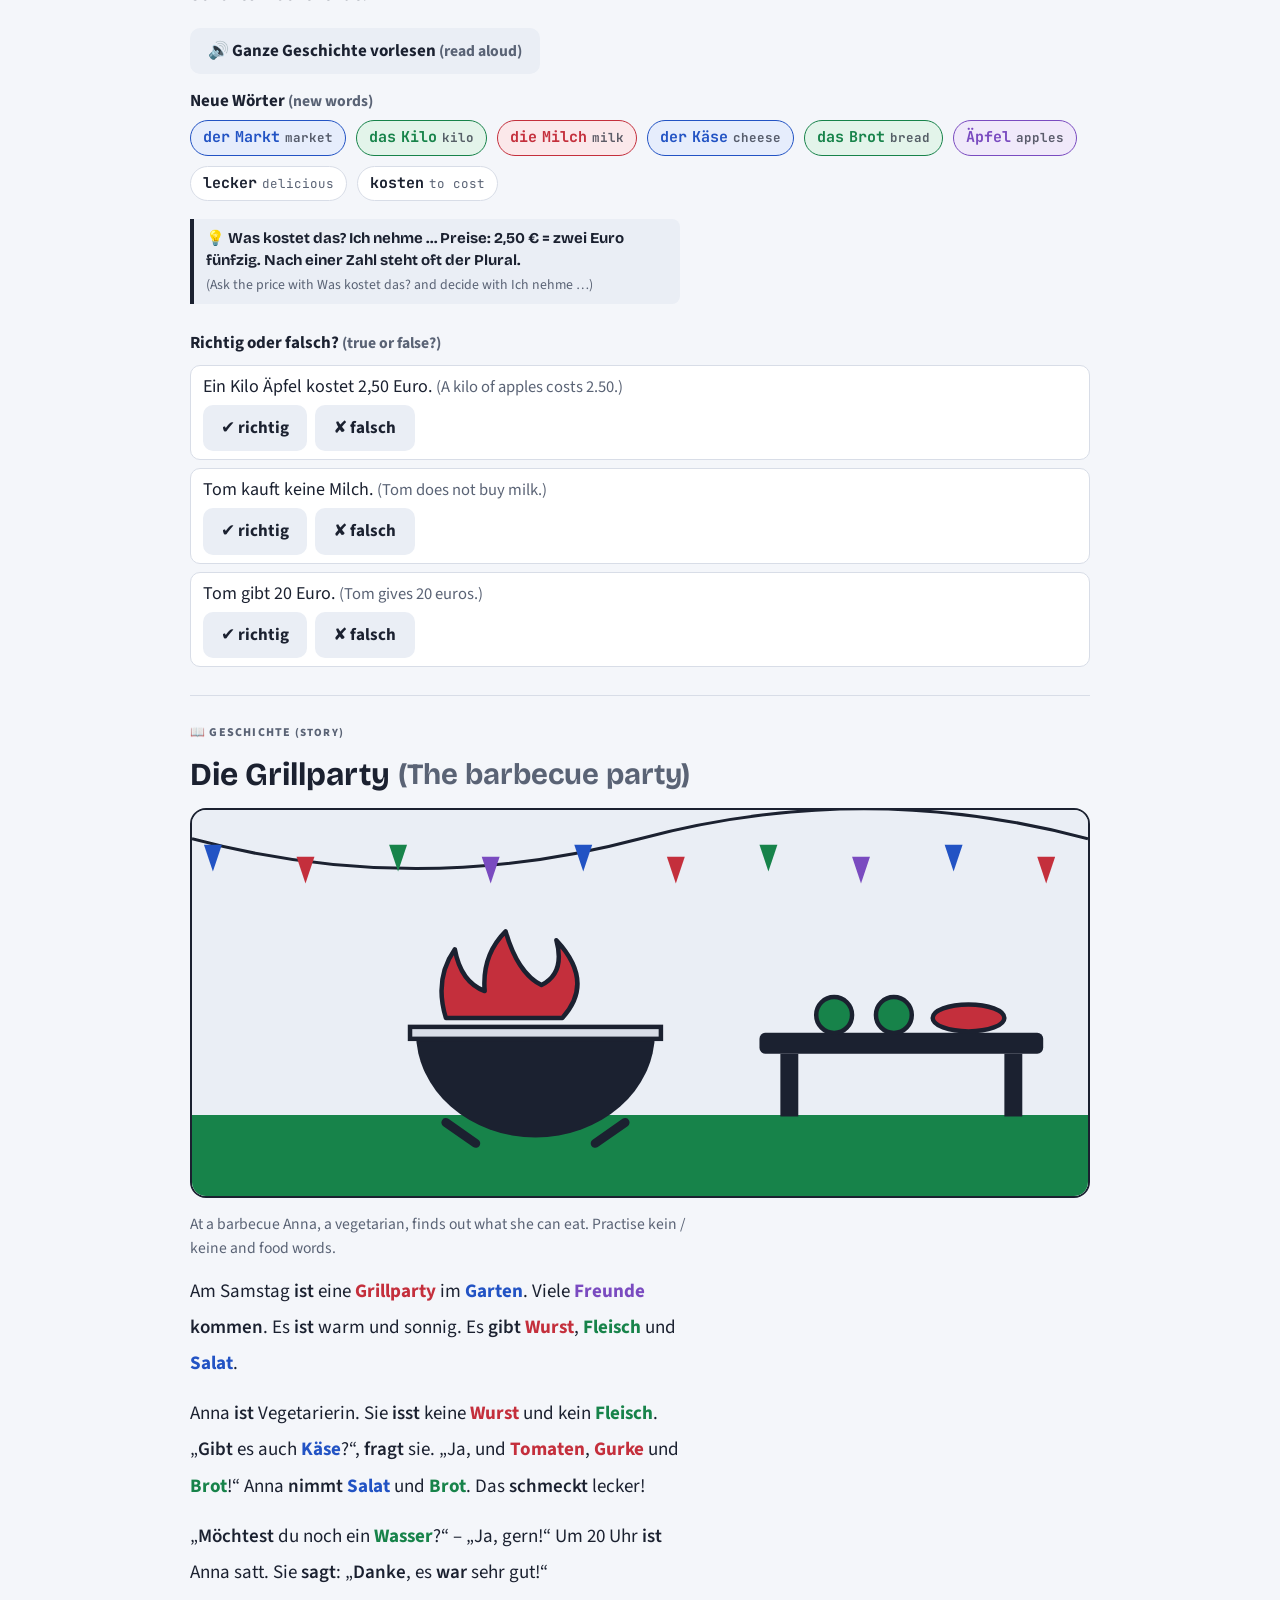
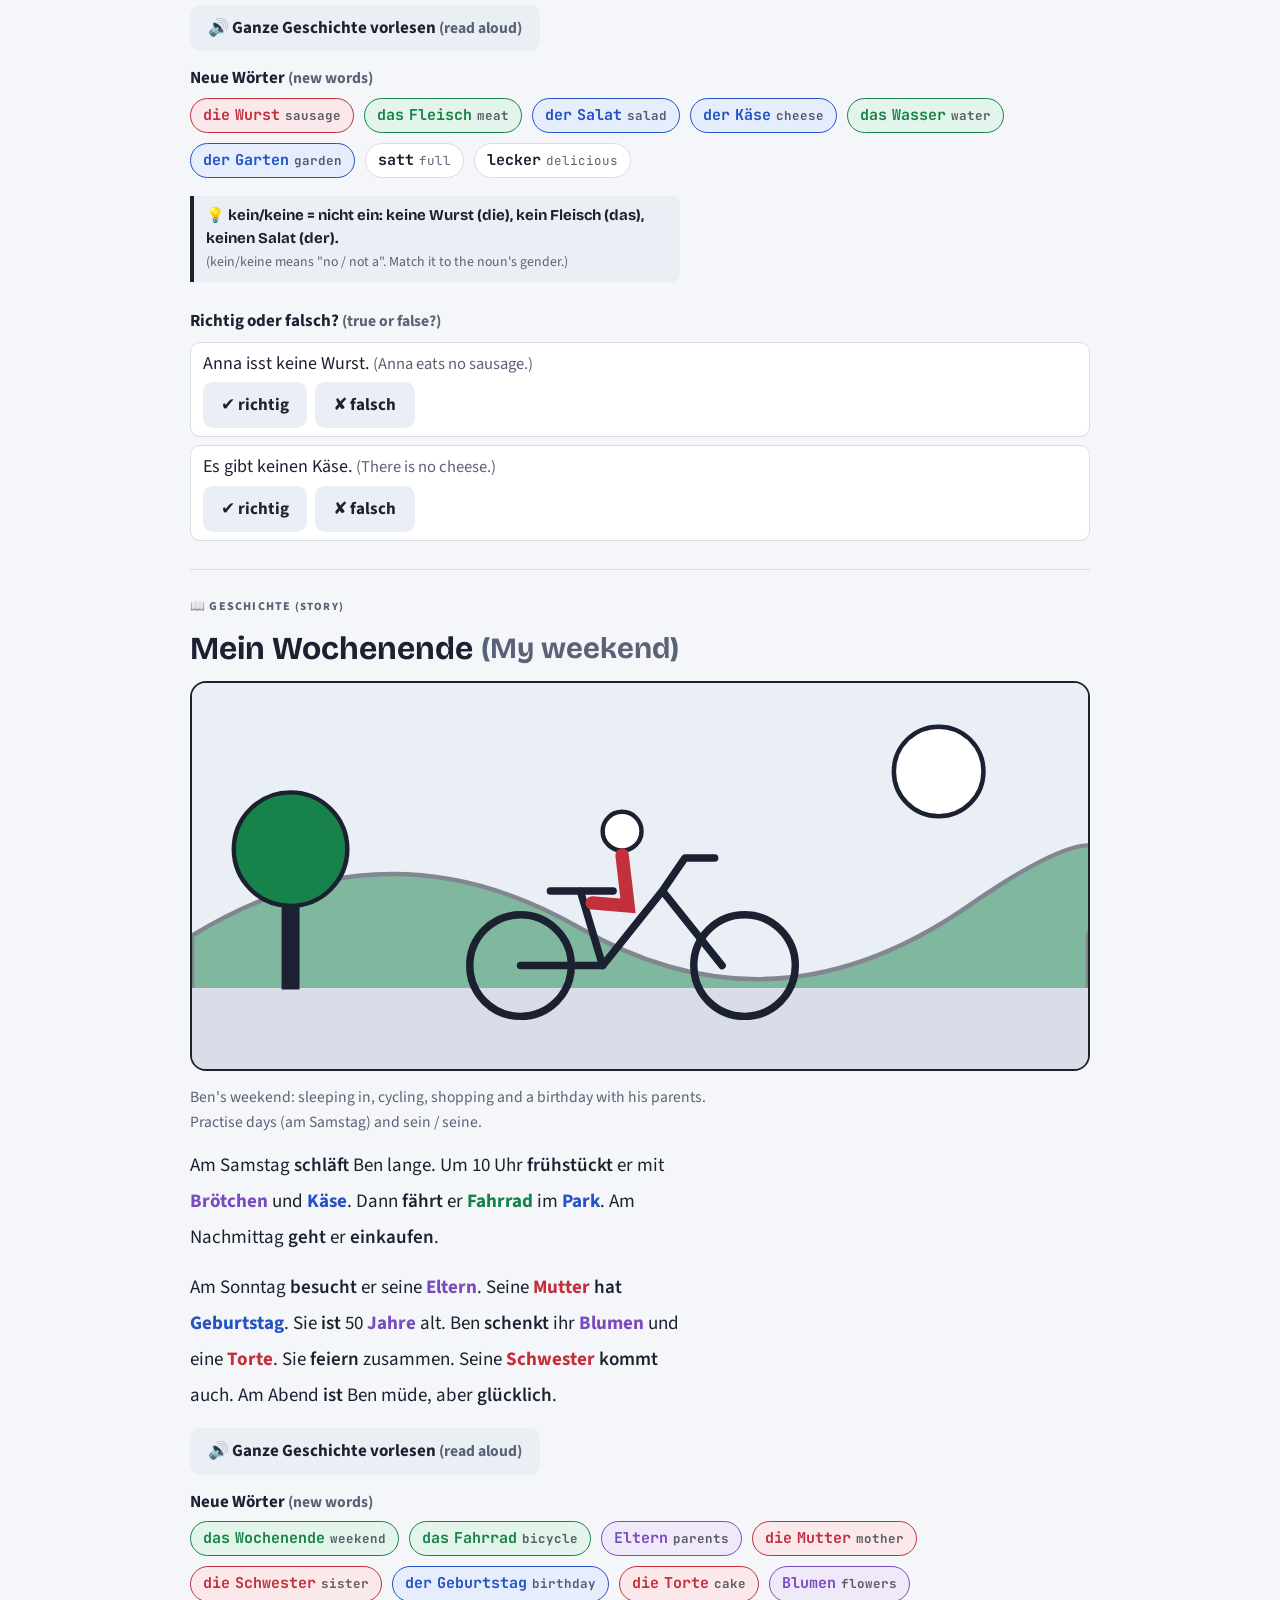
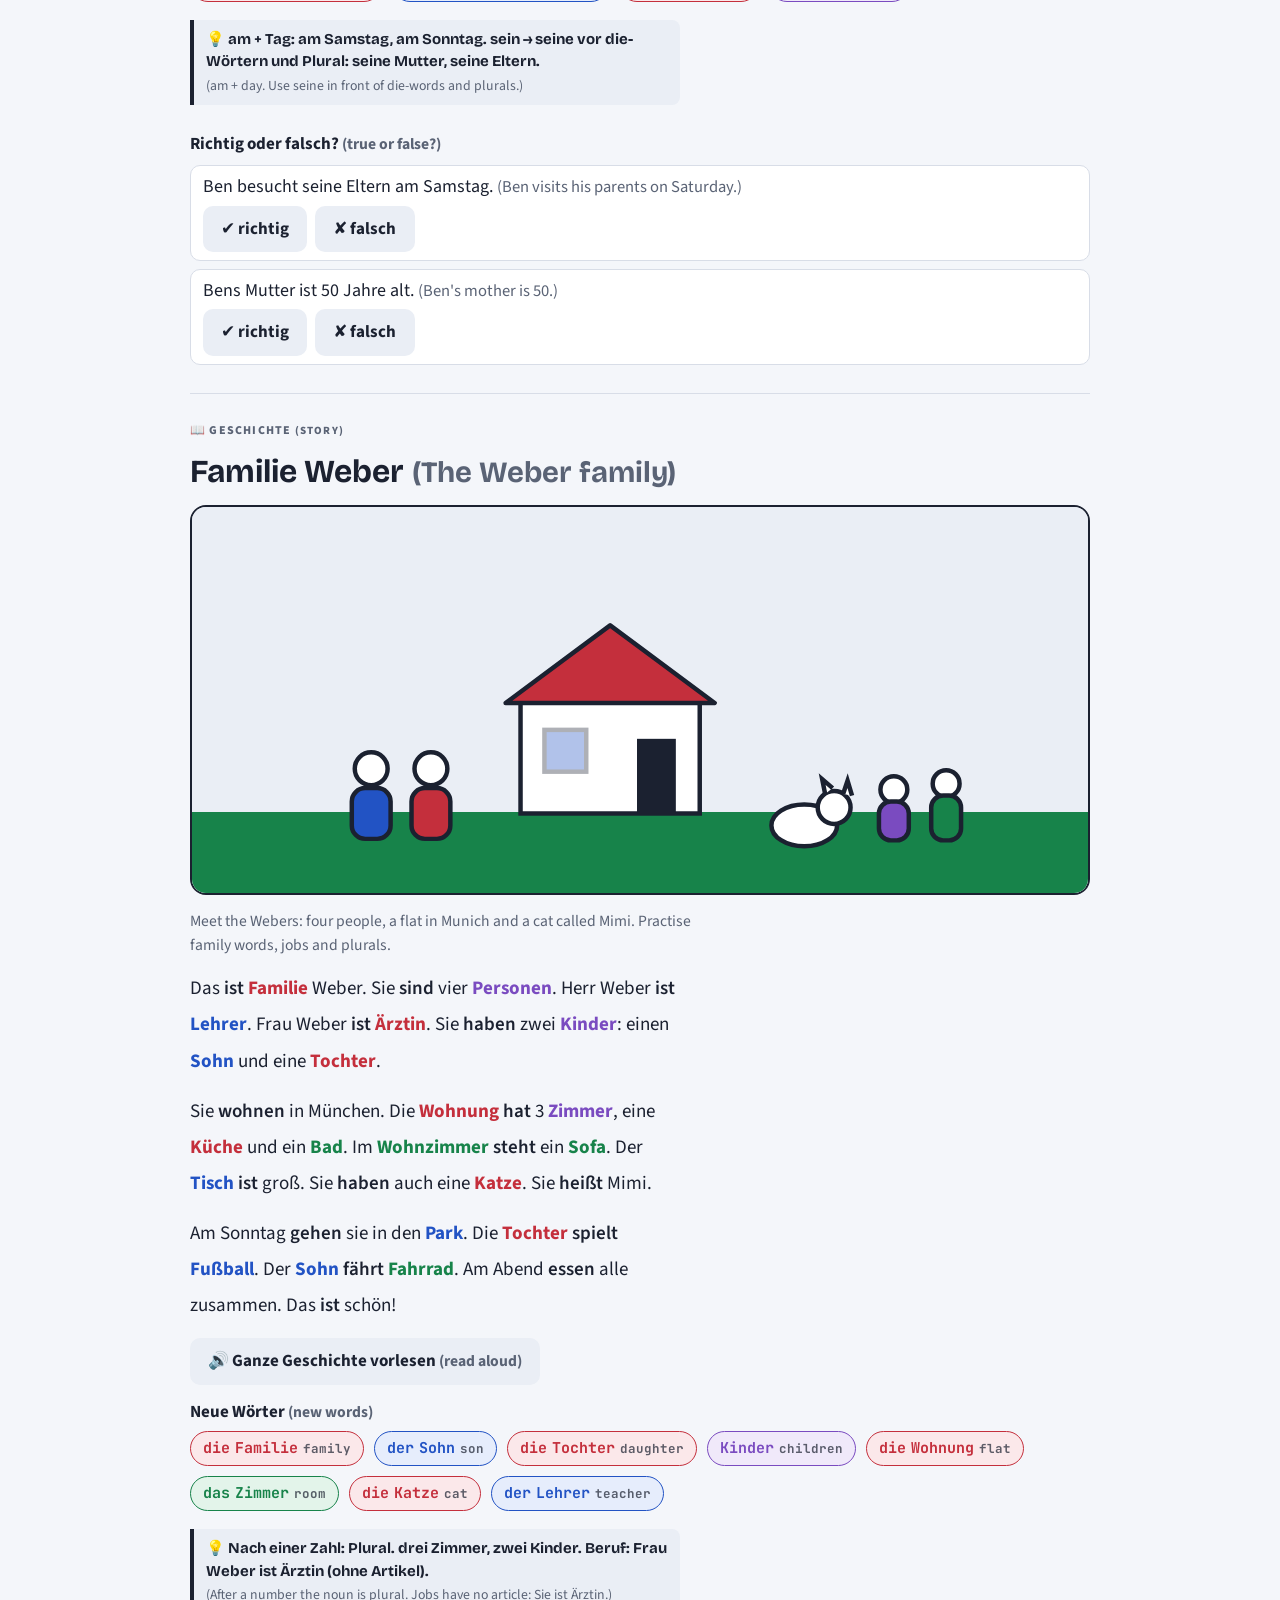
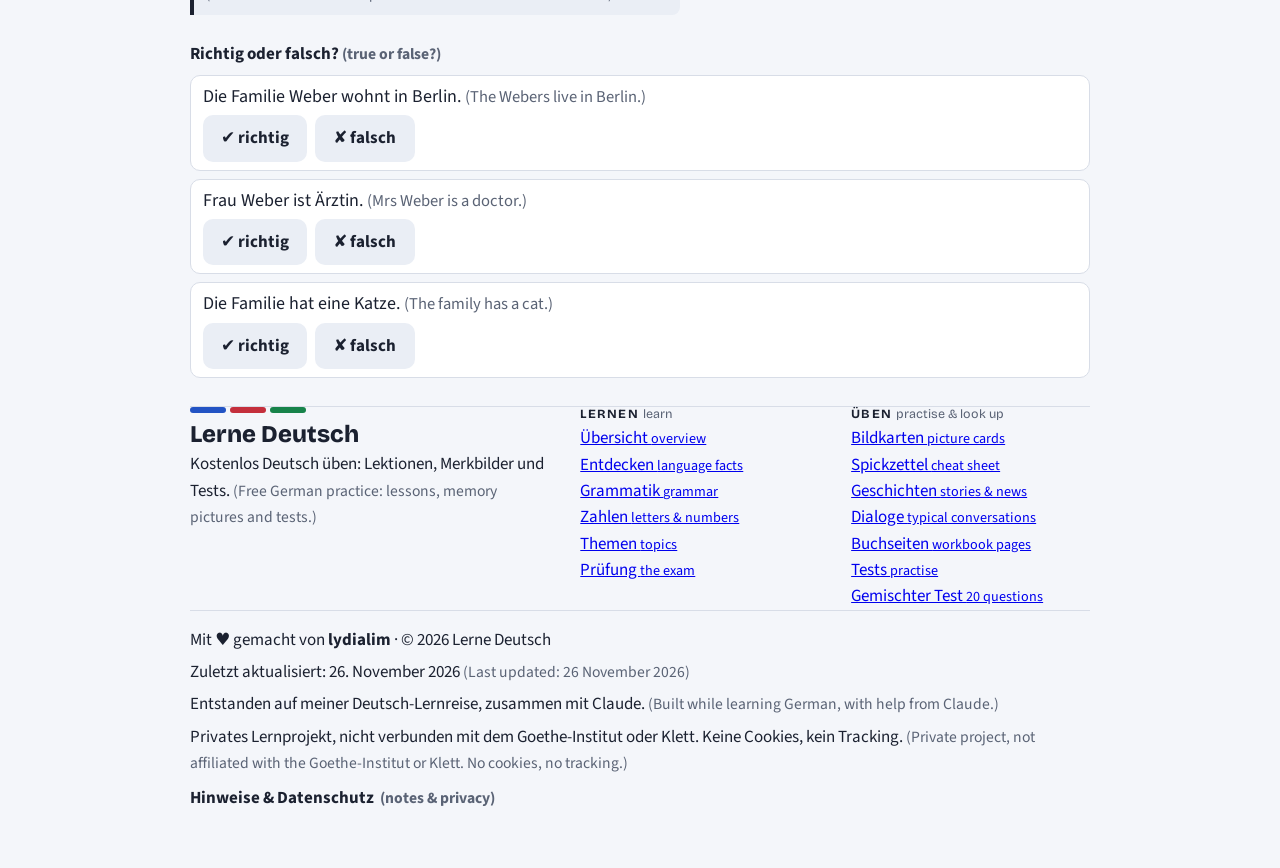
<file: a1/geschichten.html>
<!doctype html>
<html lang="de">
<head>
<meta charset="utf-8">
<meta name="viewport" content="width=device-width, initial-scale=1, viewport-fit=cover">
<meta name="claude:viewport-fit-sides" content="cover">
<title>Geschichten · Deutsch A1</title>
<meta name="description" content="German A1: short simple stories with pictures, using A1 vocabulary.">
<link rel="stylesheet" href="../assets/css/style.css?v=202611261357">
</head>
<body>
<div class="wrap">
<header id="site-header"></header>
<main>
<div class="cheathead"><h2>Geschichten <span class="en">(short stories)</span></h2>
<p class="lead">Longer stories and short news reports in simple A1 German. Tap a sentence to hear it. Nouns have their gender colour: <span class="der">der</span> · <span class="die">die</span> · <span class="das">das</span> · <span class="plc">plural</span>.</p></div>
<div class="storybar">
  <button type="button" class="tgl" id="trToggle" role="switch" aria-checked="false"><span class="knob" aria-hidden="true"></span><span class="tl">Übersetzung <span class="en">(translation)</span></span></button>
  <select id="storyJump" aria-label="Zur Geschichte springen (jump to a story)"><option value="">Springe zu … (jump to)</option></select>
</div>
<div id="stories"></div>
</main>
<footer id="site-footer"></footer>
</div>
<script defer src="js/level.js?v=202611261357"></script>
<script defer src="../assets/js/common.js?v=202611261357"></script>
<script defer src="../assets/js/layout.js?v=202611261357"></script>
<script defer src="../assets/js/speech.js?v=202611261357"></script>
<script defer src="js/stories-art.js?v=202611261357"></script>
<script defer src="js/stories-data.js?v=202611261357"></script>
<script defer src="js/texte.js?v=202611261357"></script>
</body>
</html>
</file>
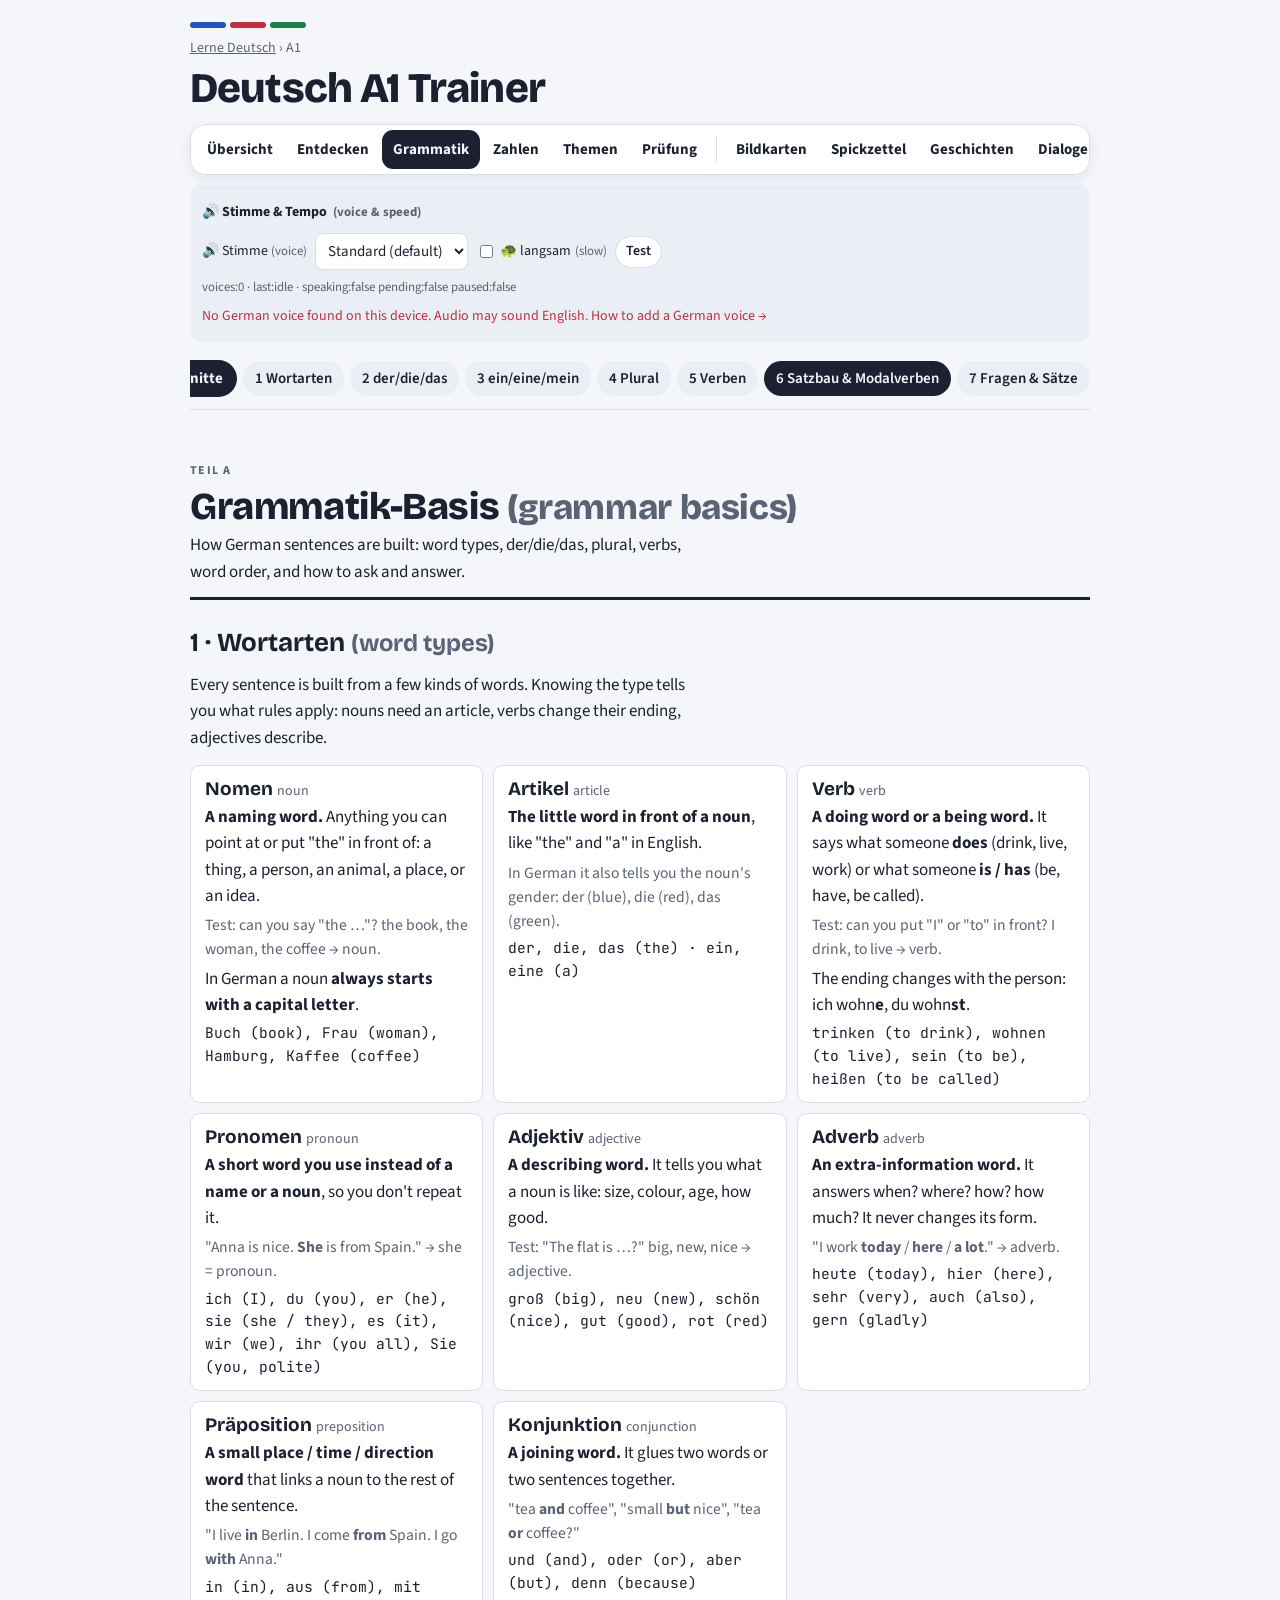
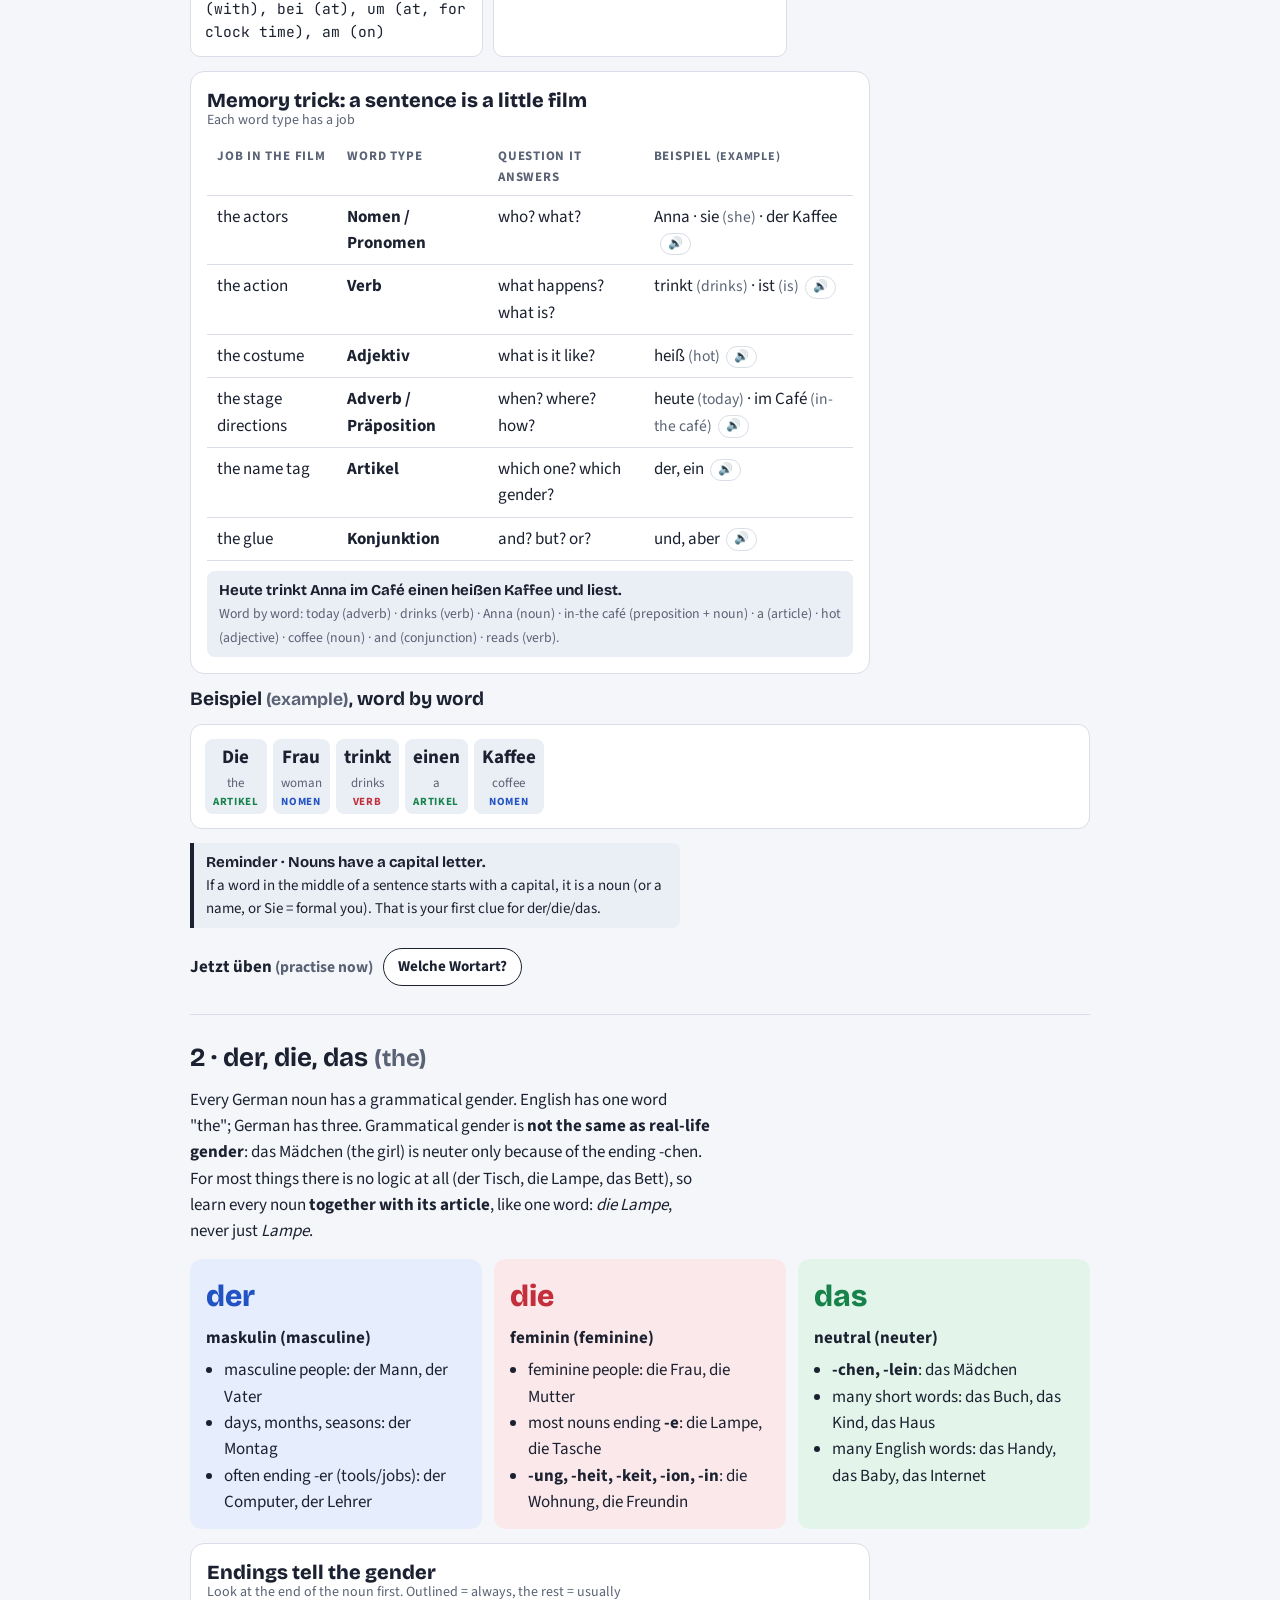
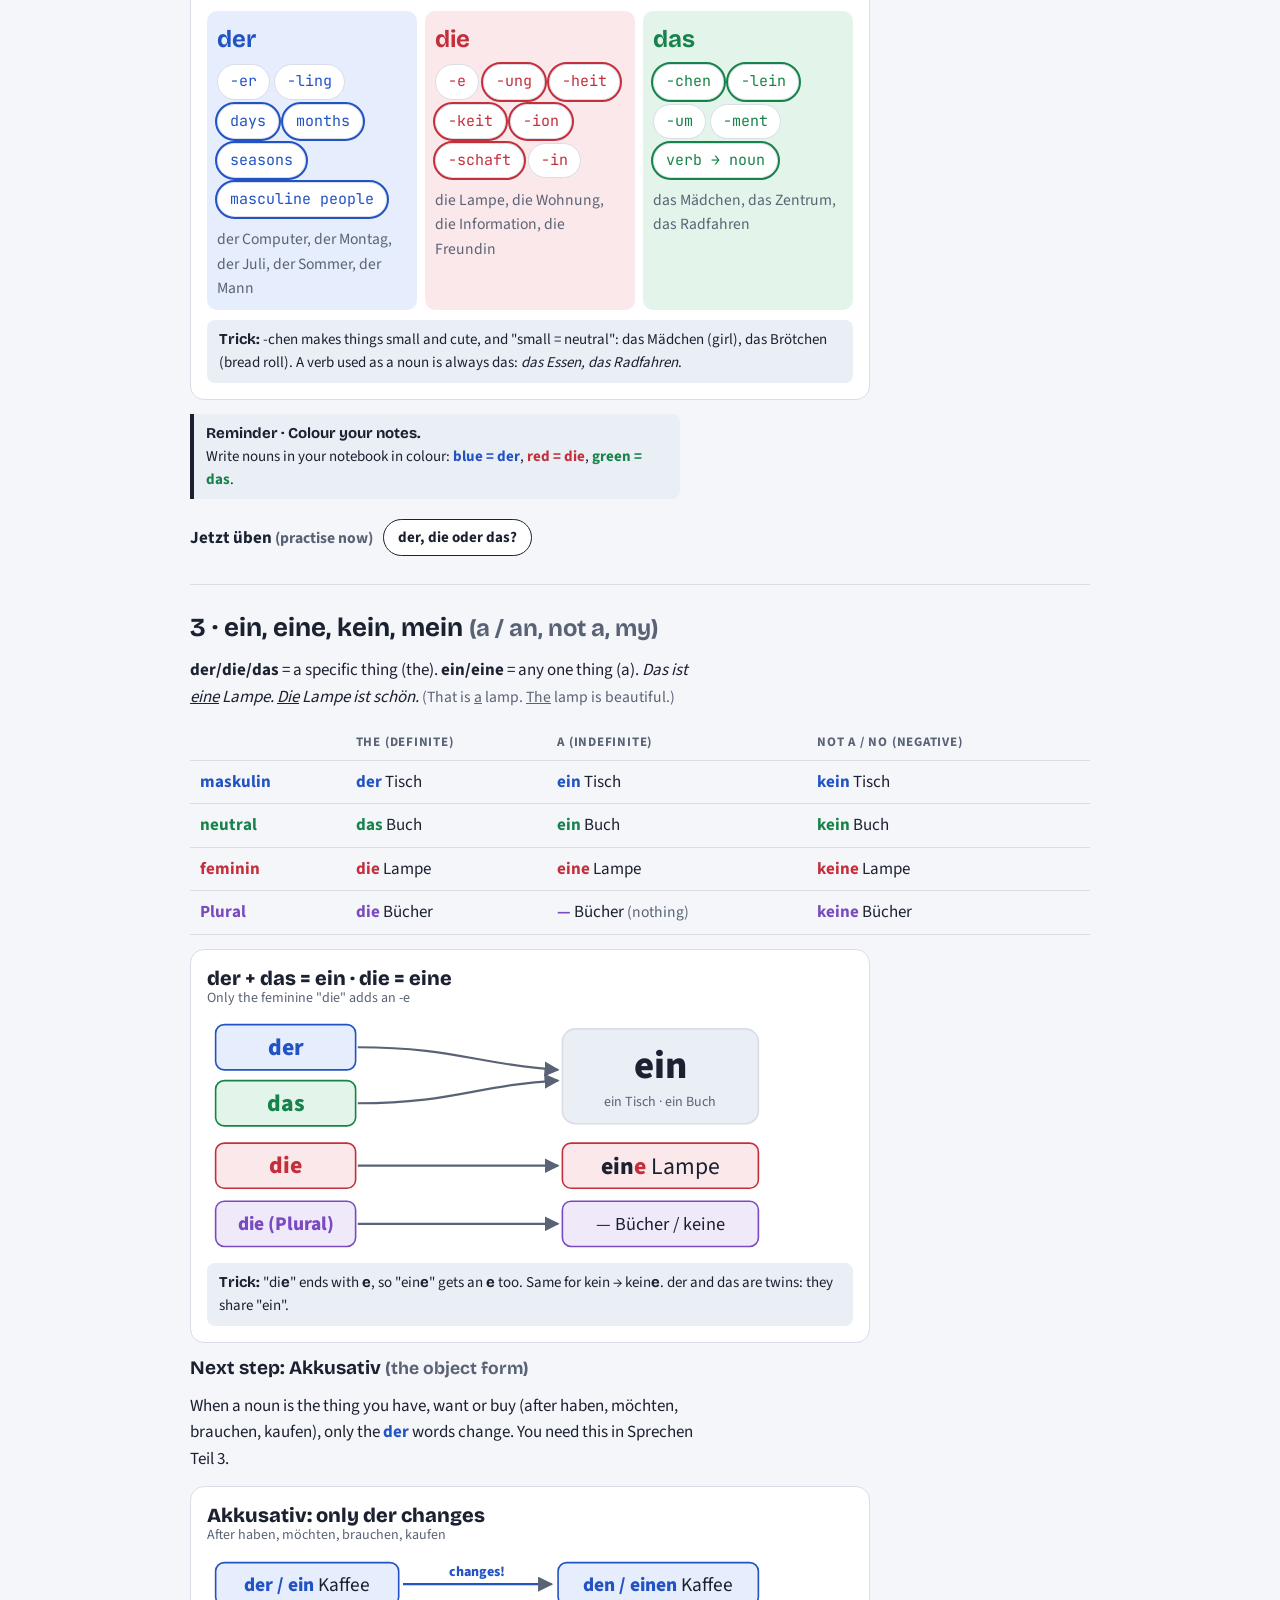
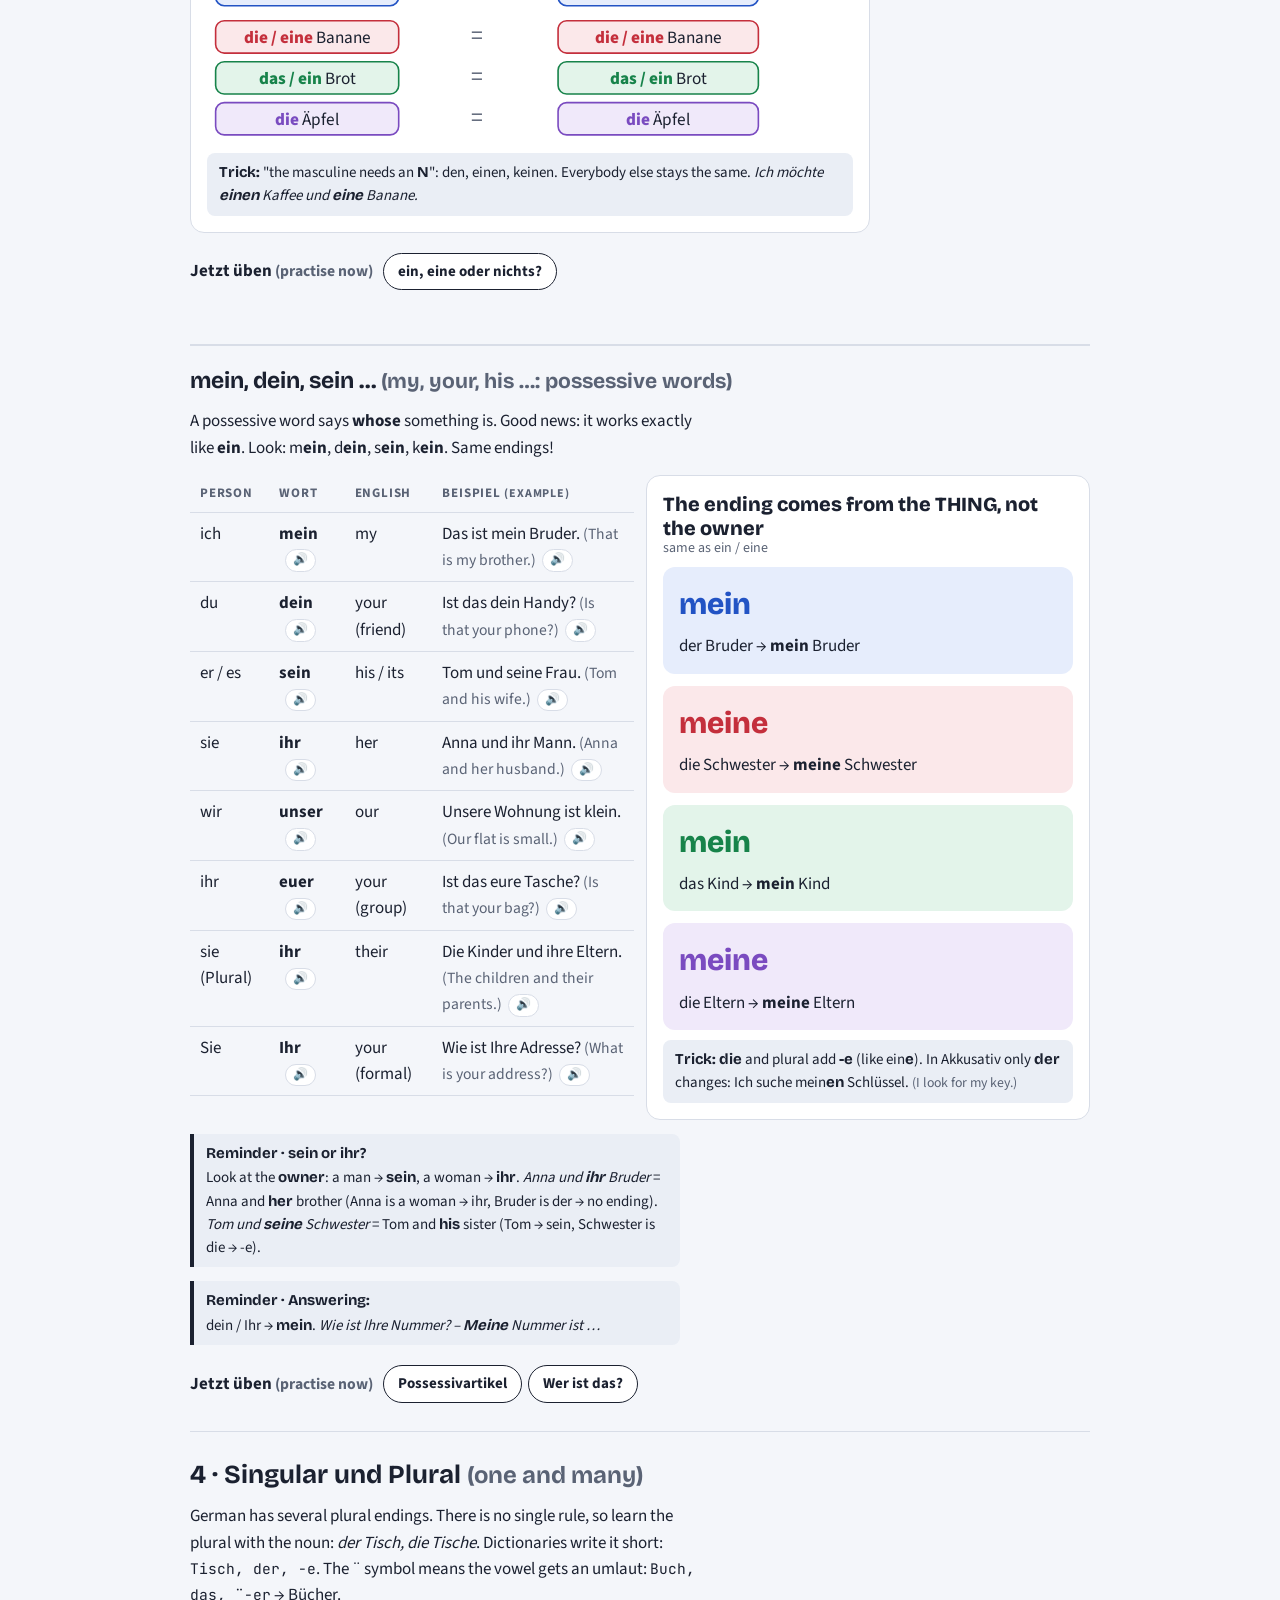
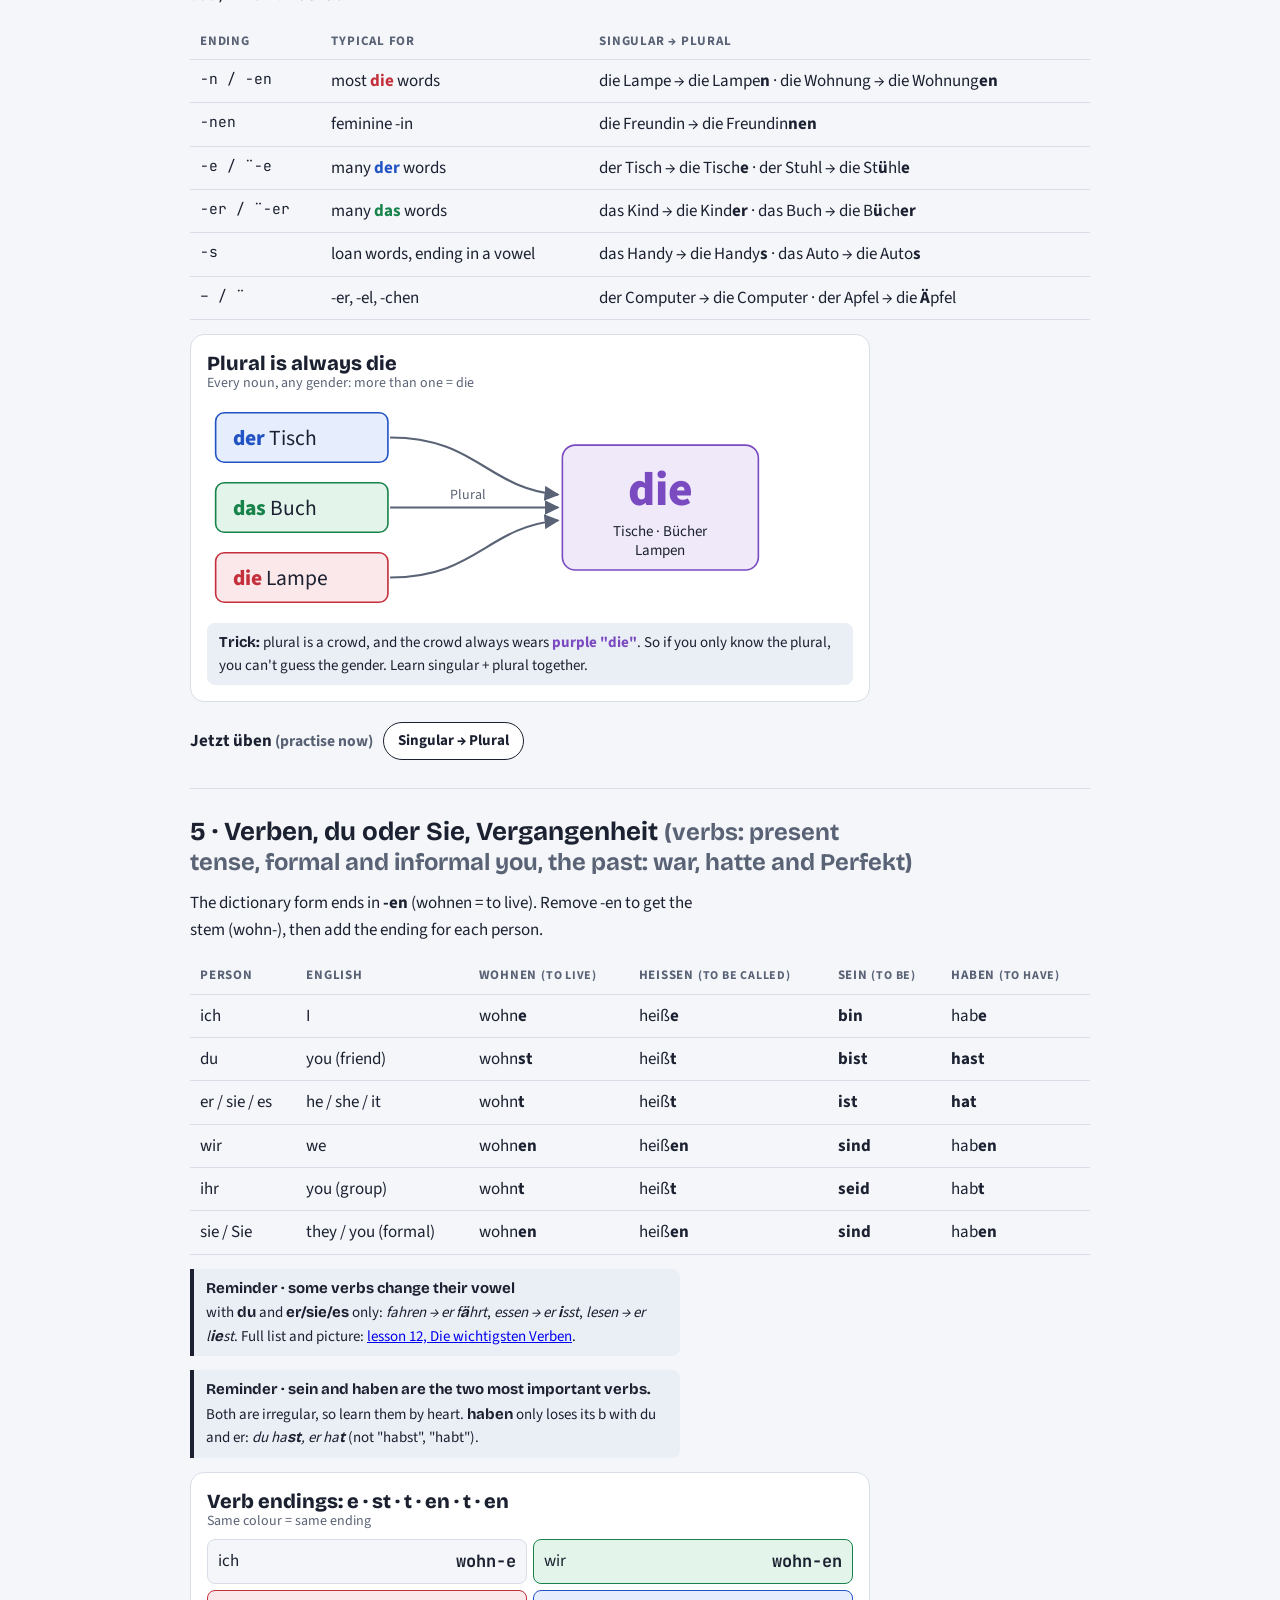
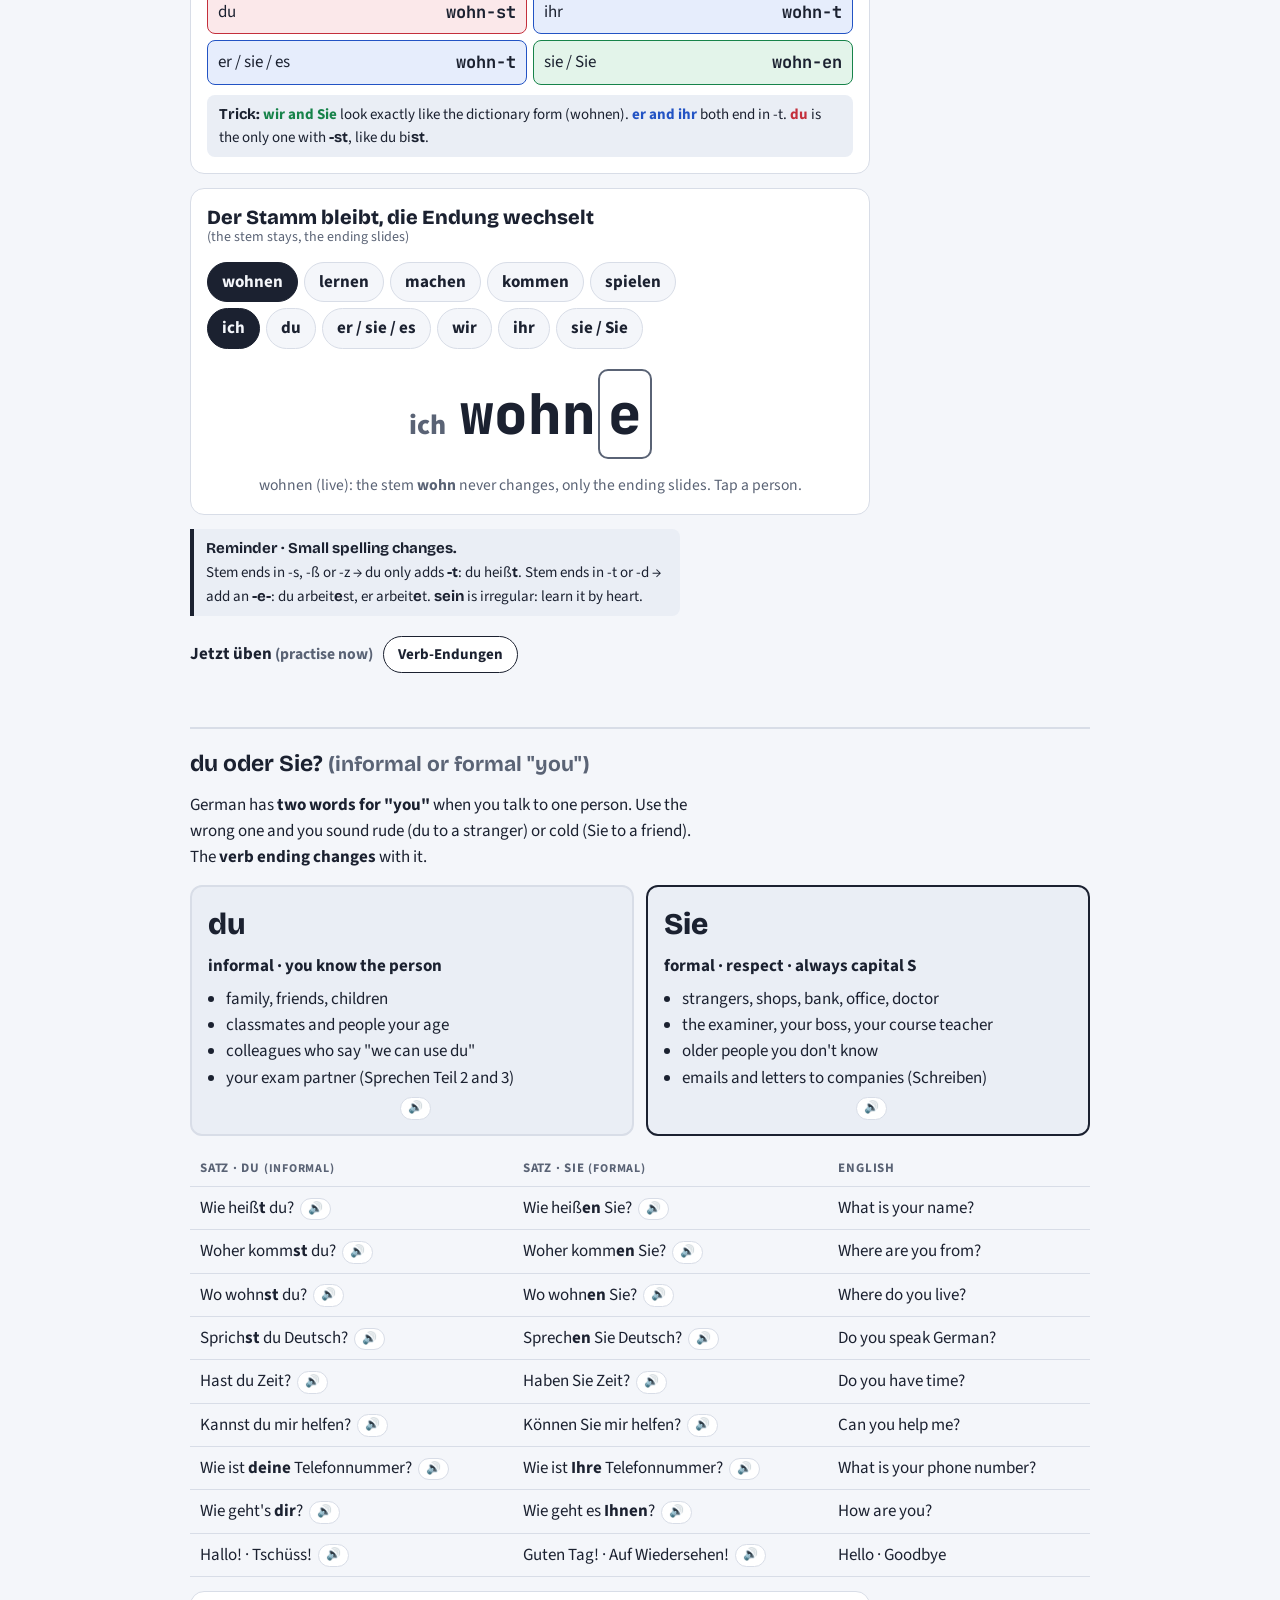
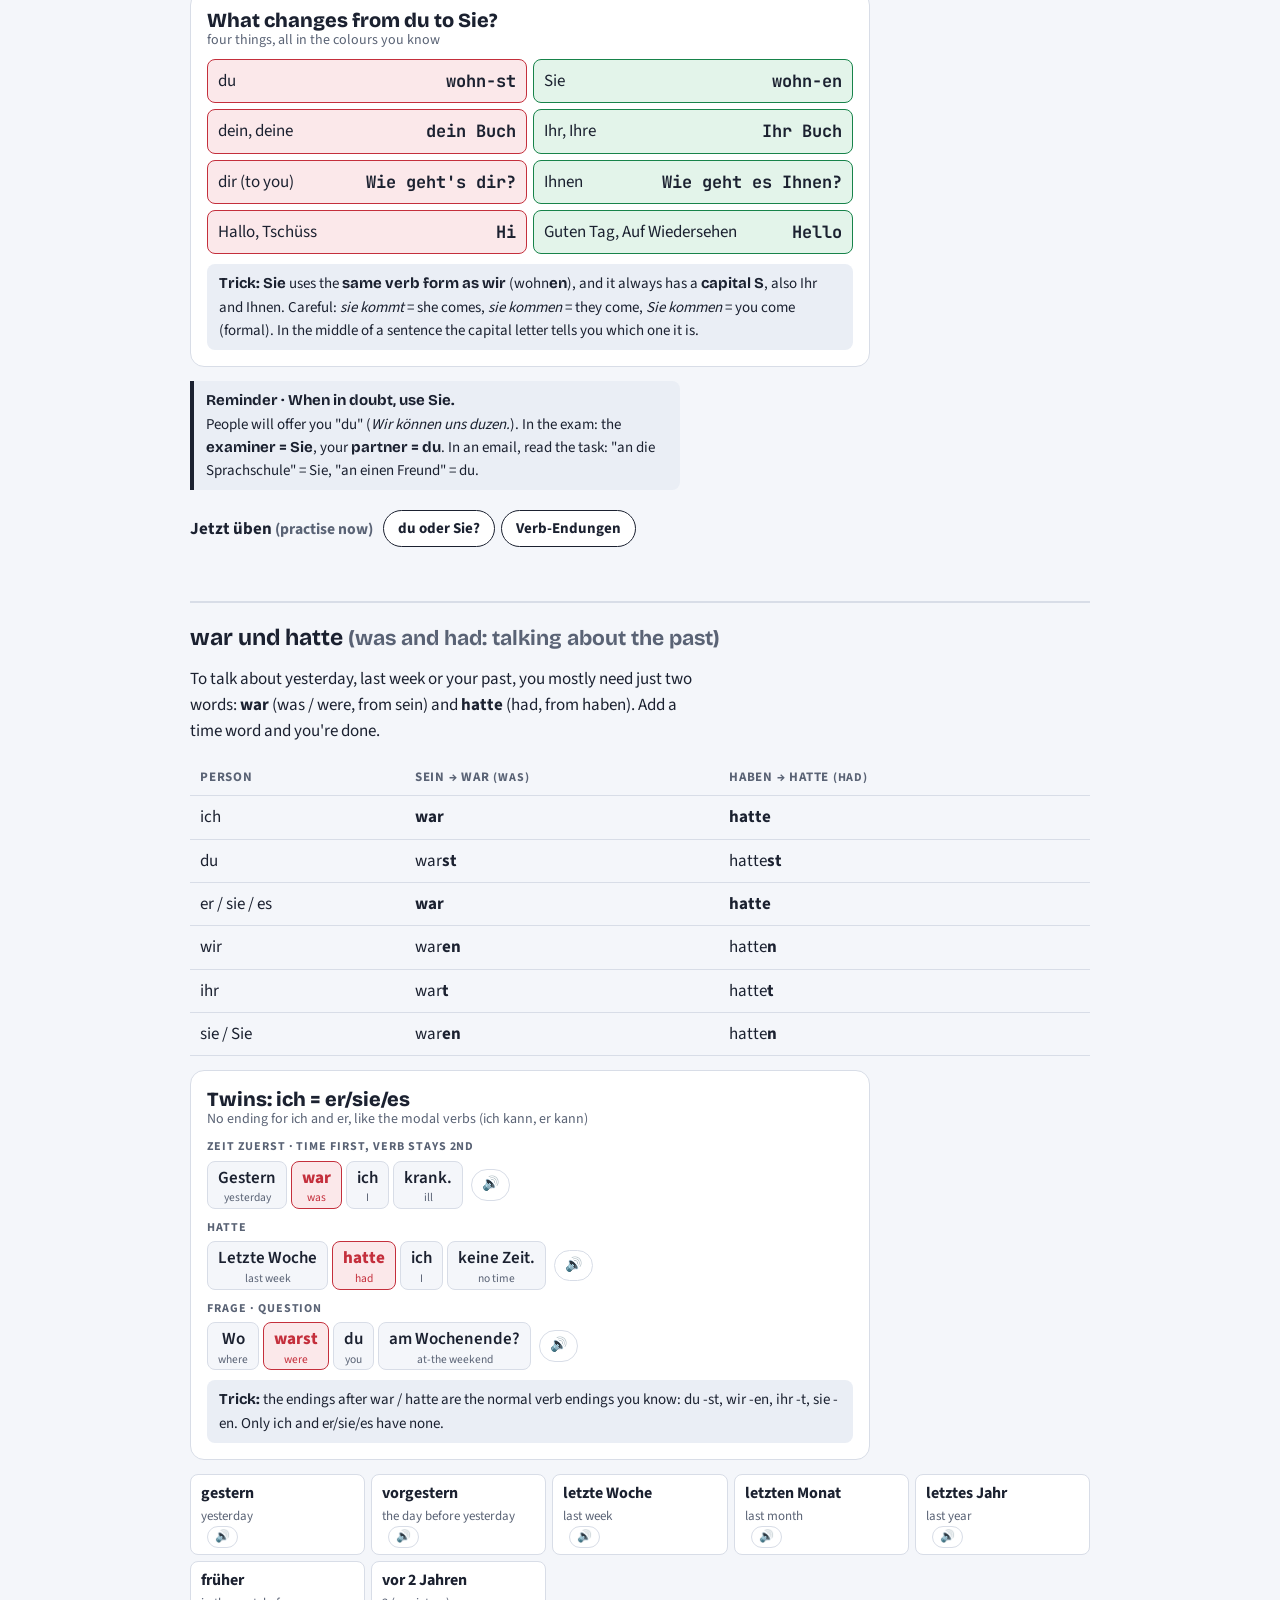
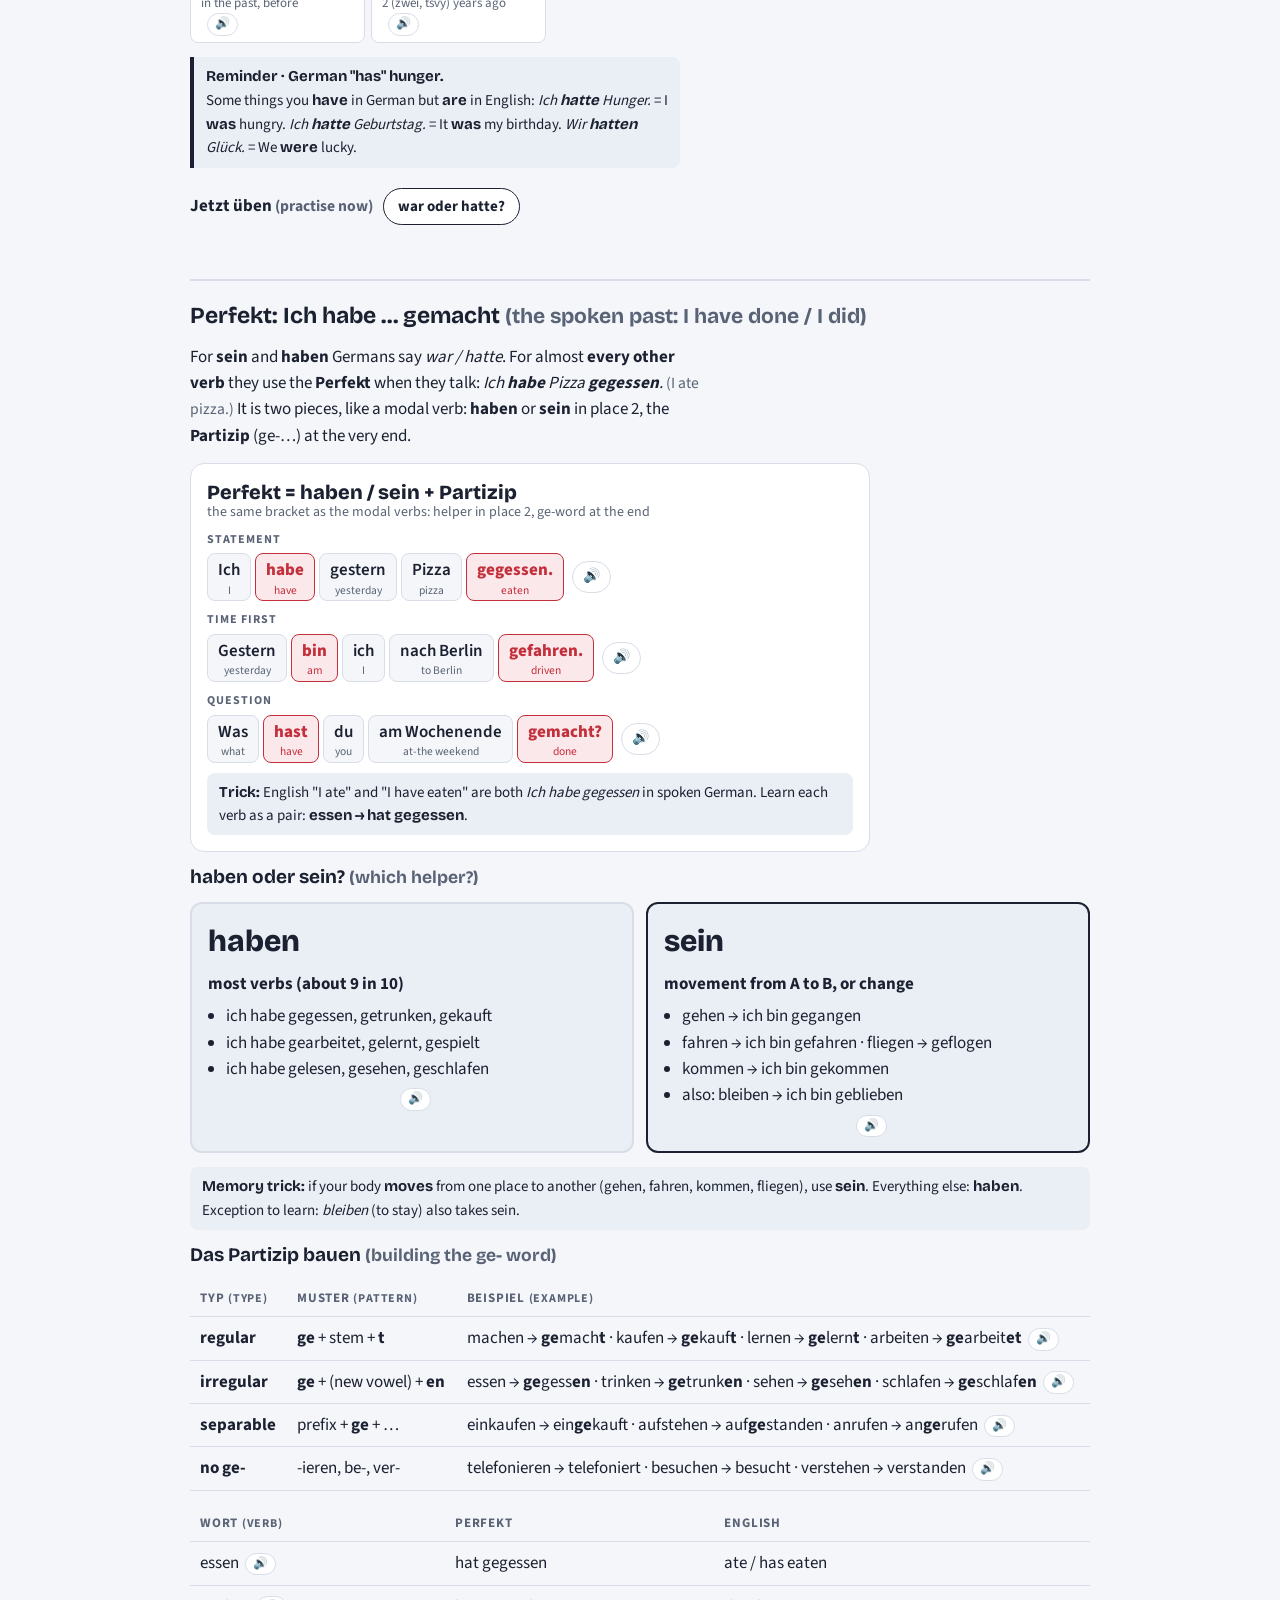
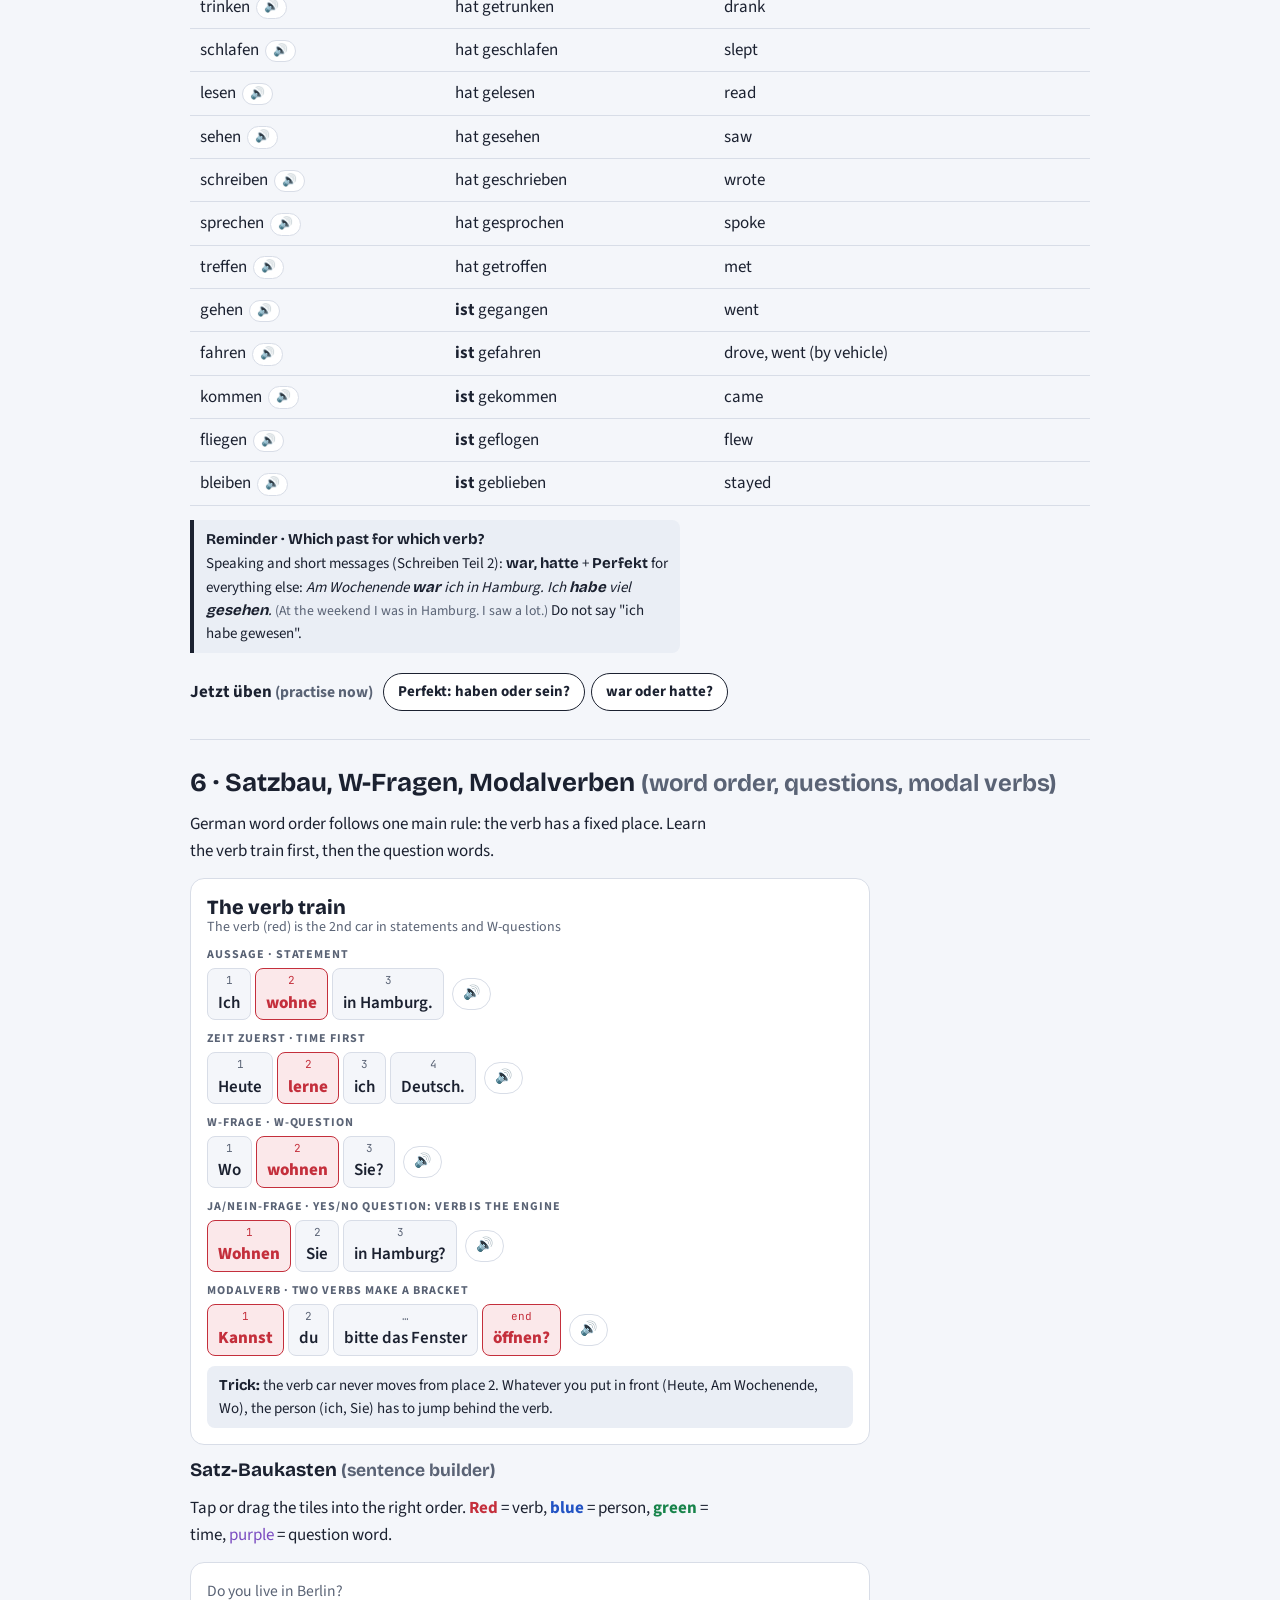
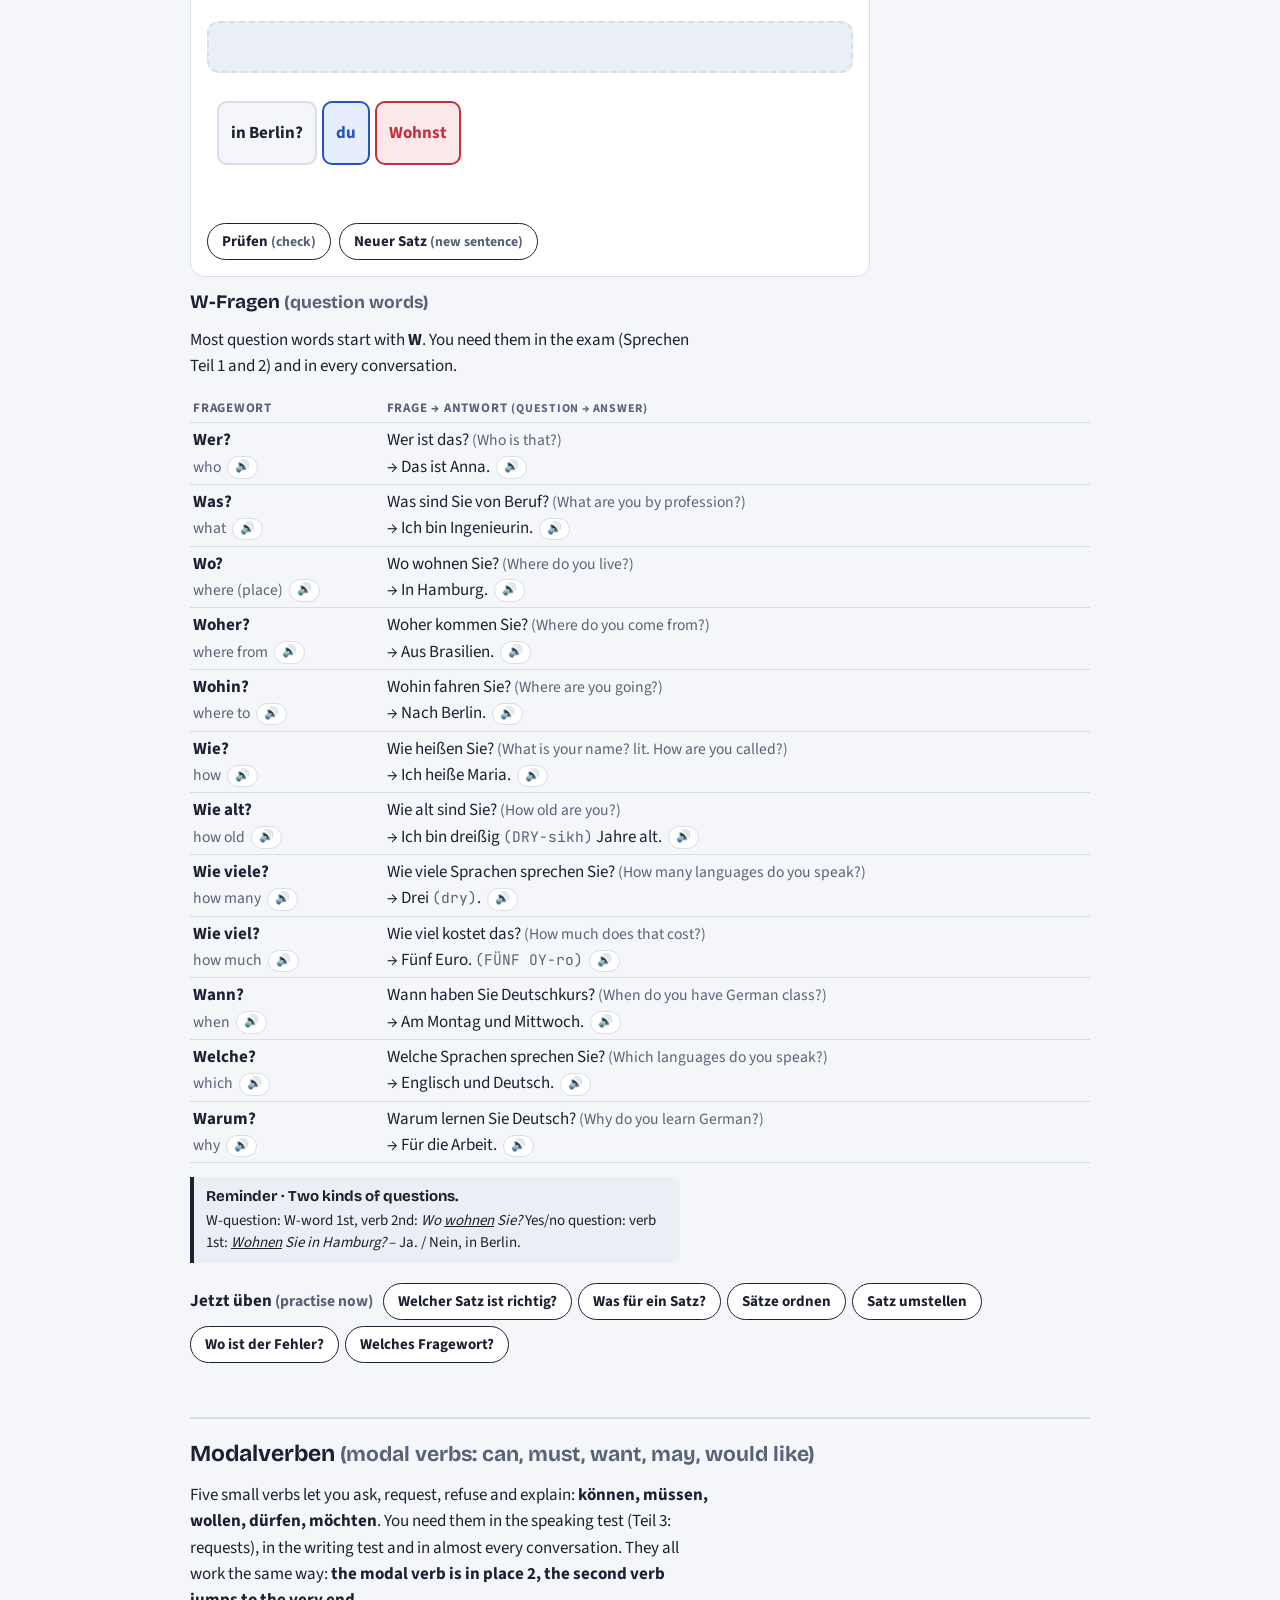
<file: a1/grammatik.html>
<!doctype html>
<html lang="de">
<head>
<meta charset="utf-8">
<meta name="viewport" content="width=device-width, initial-scale=1, viewport-fit=cover">
<meta name="claude:viewport-fit-sides" content="cover">
<title>Grammatik-Basis · Deutsch A1</title>
<meta name="description" content="How German sentences are built: word types, der/die/das, plural, verbs, word order, and how to ask and answer.">
<link rel="stylesheet" href="../assets/css/style.css?v=202611261357">
</head>
<body>
<div class="wrap">
<header id="site-header"></header>
<main>
<nav class="subnav" aria-label="Lektionen"><a href="#l-types">1 Wortarten</a><a href="#l-articles">2 der/die/das</a><a href="#l-ein">3 ein/eine/mein</a><a href="#l-plural">4 Plural</a><a href="#l-verbs">5 Verben</a><a href="#l-w">6 Satzbau &amp; Modalverben</a><a href="#l-qa">7 Fragen &amp; Sätze</a></nav>
<div class="part"><span class="kick">Teil A</span><h2>Grammatik-Basis <span class="en">(grammar basics)</span></h2><p class="lead">How German sentences are built: word types, der/die/das, plural, verbs, word order, and how to ask and answer.</p></div>

<section class="lesson" id="l-types">
  <h2>1 · Wortarten <span class="en">(word types)</span></h2>
  <p class="lead">Every sentence is built from a few kinds of words. Knowing the type tells you what rules apply: nouns need an article, verbs change their ending, adjectives describe.</p>
  <div class="types">
    <div class="type"><h3>Nomen <small>noun</small></h3><p><b>A naming word.</b> Anything you can point at or put "the" in front of: a thing, a person, an animal, a place, or an idea.</p><p class="en">Test: can you say "the …"? the book, the woman, the coffee → noun.</p><p>In German a noun <b>always starts with a capital letter</b>.</p><p class="mono">Buch (book), Frau (woman), Hamburg, Kaffee (coffee)</p></div>
    <div class="type"><h3>Artikel <small>article</small></h3><p><b>The little word in front of a noun</b>, like "the" and "a" in English.</p><p class="en">In German it also tells you the noun's gender: der (blue), die (red), das (green).</p><p class="mono">der, die, das (the) · ein, eine (a)</p></div>
    <div class="type"><h3>Verb <small>verb</small></h3><p><b>A doing word or a being word.</b> It says what someone <b>does</b> (drink, live, work) or what someone <b>is / has</b> (be, have, be called).</p><p class="en">Test: can you put "I" or "to" in front? I drink, to live → verb.</p><p>The ending changes with the person: ich wohn<b>e</b>, du wohn<b>st</b>.</p><p class="mono">trinken (to drink), wohnen (to live), sein (to be), heißen (to be called)</p></div>
    <div class="type"><h3>Pronomen <small>pronoun</small></h3><p><b>A short word you use instead of a name or a noun</b>, so you don't repeat it.</p><p class="en">"Anna is nice. <b>She</b> is from Spain." → she = pronoun.</p><p class="mono">ich (I), du (you), er (he), sie (she / they), es (it), wir (we), ihr (you all), Sie (you, polite)</p></div>
    <div class="type"><h3>Adjektiv <small>adjective</small></h3><p><b>A describing word.</b> It tells you what a noun is like: size, colour, age, how good.</p><p class="en">Test: "The flat is …?" big, new, nice → adjective.</p><p class="mono">groß (big), neu (new), schön (nice), gut (good), rot (red)</p></div>
    <div class="type"><h3>Adverb <small>adverb</small></h3><p><b>An extra-information word.</b> It answers when? where? how? how much? It never changes its form.</p><p class="en">"I work <b>today</b> / <b>here</b> / <b>a lot</b>." → adverb.</p><p class="mono">heute (today), hier (here), sehr (very), auch (also), gern (gladly)</p></div>
    <div class="type"><h3>Präposition <small>preposition</small></h3><p><b>A small place / time / direction word</b> that links a noun to the rest of the sentence.</p><p class="en">"I live <b>in</b> Berlin. I come <b>from</b> Spain. I go <b>with</b> Anna."</p><p class="mono">in (in), aus (from), mit (with), bei (at), um (at, for clock time), am (on)</p></div>
    <div class="type"><h3>Konjunktion <small>conjunction</small></h3><p><b>A joining word.</b> It glues two words or two sentences together.</p><p class="en">"tea <b>and</b> coffee", "small <b>but</b> nice", "tea <b>or</b> coffee?"</p><p class="mono">und (and), oder (or), aber (but), denn (because)</p></div>
  </div>
  <div class="dia">
    <div class="cap">Memory trick: a sentence is a little film<small>Each word type has a job</small></div>
    <div class="tablebox"><table>
      <thead><tr><th>Job in the film</th><th>Word type</th><th>Question it answers</th><th>Beispiel <span class="en">(example)</span></th></tr></thead>
      <tbody>
        <tr><td>the actors</td><td><b>Nomen / Pronomen</b></td><td>who? what?</td><td>Anna · sie <span class="en">(she)</span> · der Kaffee</td></tr>
        <tr><td>the action</td><td><b>Verb</b></td><td>what happens? what is?</td><td>trinkt <span class="en">(drinks)</span> · ist <span class="en">(is)</span></td></tr>
        <tr><td>the costume</td><td><b>Adjektiv</b></td><td>what is it like?</td><td>heiß <span class="en">(hot)</span></td></tr>
        <tr><td>the stage directions</td><td><b>Adverb / Präposition</b></td><td>when? where? how?</td><td>heute <span class="en">(today)</span> · im Café <span class="en">(in-the café)</span></td></tr>
        <tr><td>the name tag</td><td><b>Artikel</b></td><td>which one? which gender?</td><td>der, ein</td></tr>
        <tr><td>the glue</td><td><b>Konjunktion</b></td><td>and? but? or?</td><td>und, aber</td></tr>
      </tbody>
    </table></div>
    <p class="trick"><b>Heute trinkt Anna im Café einen heißen Kaffee und liest.</b><br><span class="en">Word by word: today (adverb) · drinks (verb) · Anna (noun) · in-the café (preposition + noun) · a (article) · hot (adjective) · coffee (noun) · and (conjunction) · reads (verb).</span></p>
  </div>
  <h3>Beispiel <span class="en">(example)</span>, word by word</h3>
  <div class="sent" id="demoSent"></div>
  <div class="rule"><b>Reminder · Nouns have a capital letter.</b> If a word in the middle of a sentence starts with a capital, it is a noun (or a name, or Sie = formal you). That is your first clue for der/die/das.</div>
  <div class="practice"><span>Jetzt üben <span class="en">(practise now)</span></span><a class="go" href="tests.html#wortart">Welche Wortart?</a></div>
</section>

<section class="lesson" id="l-articles">
  <h2>2 · der, die, das <span class="en">(the)</span></h2>
  <p class="lead">Every German noun has a grammatical gender. English has one word "the"; German has three. Grammatical gender is <b>not the same as real-life gender</b>: das Mädchen (the girl) is neuter only because of the ending -chen. For most things there is no logic at all (der Tisch, die Lampe, das Bett), so learn every noun <b>together with its article</b>, like one word: <i>die Lampe</i>, never just <i>Lampe</i>.</p>
  <div class="trio">
    <div class="gcard m"><span class="big der">der</span><b>maskulin (masculine)</b><ul><li>masculine people: der Mann, der Vater</li><li>days, months, seasons: der Montag</li><li>often ending -er (tools/jobs): der Computer, der Lehrer</li></ul></div>
    <div class="gcard f"><span class="big die">die</span><b>feminin (feminine)</b><ul><li>feminine people: die Frau, die Mutter</li><li>most nouns ending <b>-e</b>: die Lampe, die Tasche</li><li><b>-ung, -heit, -keit, -ion, -in</b>: die Wohnung, die Freundin</li></ul></div>
    <div class="gcard n"><span class="big das">das</span><b>neutral (neuter)</b><ul><li><b>-chen, -lein</b>: das Mädchen</li><li>many short words: das Buch, das Kind, das Haus</li><li>many English words: das Handy, das Baby, das Internet</li></ul></div>
  </div>
  <div class="dia">
      <div class="cap">Endings tell the gender<small>Look at the end of the noun first. Outlined = always, the rest = usually</small></div>
      <div class="sortcols">
        <div style="background:var(--der-bg);color:var(--der)"><h4>der</h4>
          <div><span class="chip">-er</span><span class="chip">-ling</span><span class="chip always">days</span><span class="chip always">months</span><span class="chip always">seasons</span><span class="chip always">masculine people</span></div>
          <span class="en">der Computer, der Montag, der Juli, der Sommer, der Mann</span></div>
        <div style="background:var(--die-bg);color:var(--die)"><h4>die</h4>
          <div><span class="chip">-e</span><span class="chip always">-ung</span><span class="chip always">-heit</span><span class="chip always">-keit</span><span class="chip always">-ion</span><span class="chip always">-schaft</span><span class="chip">-in</span></div>
          <span class="en">die Lampe, die Wohnung, die Information, die Freundin</span></div>
        <div style="background:var(--das-bg);color:var(--das)"><h4>das</h4>
          <div><span class="chip always">-chen</span><span class="chip always">-lein</span><span class="chip">-um</span><span class="chip">-ment</span><span class="chip always">verb → noun</span></div>
          <span class="en">das Mädchen, das Zentrum, das Radfahren</span></div>
      </div>
      <p class="trick"><b>Trick:</b> -chen makes things small and cute, and "small = neutral": das Mädchen (girl), das Brötchen (bread roll). A verb used as a noun is always das: <i>das Essen, das Radfahren</i>.</p>
    </div>
  <div class="rule"><b>Reminder · Colour your notes.</b> Write nouns in your notebook in colour: <span class="der">blue = der</span>, <span class="die">red = die</span>, <span class="das">green = das</span>.</div>
  <div class="practice"><span>Jetzt üben <span class="en">(practise now)</span></span><a class="go" href="tests.html#artikel">der, die oder das?</a></div>
</section>

<section class="lesson" id="l-ein">
  <h2>3 · ein, eine, kein, mein <span class="en">(a / an, not a, my)</span></h2>
  <p class="lead"><b>der/die/das</b> = a specific thing (the). <b>ein/eine</b> = any one thing (a). <i>Das ist <u>eine</u> Lampe. <u>Die</u> Lampe ist schön.</i> <span class="en">(That is <u>a</u> lamp. <u>The</u> lamp is beautiful.)</span></p>
  <div class="tablebox"><table>
    <thead><tr><th></th><th>the (definite)</th><th>a (indefinite)</th><th>not a / no (negative)</th></tr></thead>
    <tbody>
      <tr><td class="der">maskulin</td><td><b class="der">der</b> Tisch</td><td><b class="der">ein</b> Tisch</td><td><b class="der">kein</b> Tisch</td></tr>
      <tr><td class="das">neutral</td><td><b class="das">das</b> Buch</td><td><b class="das">ein</b> Buch</td><td><b class="das">kein</b> Buch</td></tr>
      <tr><td class="die">feminin</td><td><b class="die">die</b> Lampe</td><td><b class="die">eine</b> Lampe</td><td><b class="die">keine</b> Lampe</td></tr>
      <tr><td class="plc">Plural</td><td><b class="plc">die</b> Bücher</td><td><b class="plc">—</b> Bücher <span class="en">(nothing)</span></td><td><b class="plc">keine</b> Bücher</td></tr>
    </tbody>
  </table></div>
  <div class="dia">
      <div class="cap">der + das = ein · die = eine<small>Only the feminine "die" adds an -e</small></div>
      <svg viewBox="0 0 520 220" role="img" aria-label="der and das become ein, die becomes eine, plural has no ein">
        <defs><marker id="ah2" viewBox="0 0 10 10" refX="9" refY="5" markerWidth="7" markerHeight="7" orient="auto"><path class="head" d="M0,0L10,5L0,10z"/></marker></defs>
        <rect class="bder" x="8" y="8" width="130" height="42" rx="8"/><text class="tder" x="73" y="36" font-size="22" text-anchor="middle">der</text>
        <rect class="bdas" x="8" y="60" width="130" height="42" rx="8"/><text class="tdas" x="73" y="88" font-size="22" text-anchor="middle">das</text>
        <rect class="bdie" x="8" y="118" width="130" height="42" rx="8"/><text class="tdie" x="73" y="146" font-size="22" text-anchor="middle">die</text>
        <rect class="bpl" x="8" y="172" width="130" height="42" rx="8"/><text class="tpl" x="73" y="199" font-size="18" text-anchor="middle">die (Plural)</text>
        <path class="arr" d="M140,29 C230,29 250,45 326,50" marker-end="url(#ah2)"/>
        <path class="arr" d="M140,81 C230,81 250,64 326,60" marker-end="url(#ah2)"/>
        <path class="arr" d="M140,139 L326,139" marker-end="url(#ah2)"/>
        <path class="arr" d="M140,193 L326,193" marker-end="url(#ah2)"/>
        <rect class="bsoft" x="330" y="12" width="182" height="88" rx="12"/>
        <text x="421" y="58" font-size="36" font-weight="800" text-anchor="middle">ein</text>
        <text class="mut" x="421" y="84" font-size="13" text-anchor="middle">ein Tisch · ein Buch</text>
        <rect class="bdie" x="330" y="118" width="182" height="42" rx="8"/>
        <text x="421" y="147" font-size="22" text-anchor="middle"><tspan font-weight="800">ein</tspan><tspan class="tdie">e</tspan> Lampe</text>
        <rect class="bpl" x="330" y="172" width="182" height="42" rx="8"/>
        <text x="421" y="199" font-size="17" text-anchor="middle">— Bücher / keine</text>
      </svg>
      <p class="trick"><b>Trick:</b> "di<b>e</b>" ends with <b>e</b>, so "ein<b>e</b>" gets an <b>e</b> too. Same for kein → kein<b>e</b>. der and das are twins: they share "ein".</p>
    </div>
  <h3>Next step: Akkusativ <span class="en">(the object form)</span></h3>
  <p class="lead">When a noun is the thing you have, want or buy (after haben, möchten, brauchen, kaufen), only the <span class="der">der</span> words change. You need this in Sprechen Teil 3.</p>
  <div class="dia">
      <div class="cap">Akkusativ: only der changes<small>After haben, möchten, brauchen, kaufen</small></div>
      <svg viewBox="0 0 520 176" role="img" aria-label="In accusative der becomes den and ein becomes einen. die, das and plural stay the same">
        <defs><marker id="ah4" viewBox="0 0 10 10" refX="9" refY="5" markerWidth="7" markerHeight="7" orient="auto"><path class="head" d="M0,0L10,5L0,10z"/></marker></defs>
        <rect class="bder" x="8" y="8" width="170" height="40" rx="8"/><text x="93" y="34" font-size="18" text-anchor="middle"><tspan class="tder">der / ein</tspan> Kaffee</text>
        <path class="arr xder" d="M182,28 L320,28" marker-end="url(#ah4)"/><text class="tder" x="251" y="20" font-size="13" text-anchor="middle">changes!</text>
        <rect class="bder" x="326" y="8" width="186" height="40" rx="8"/><text x="419" y="34" font-size="18" text-anchor="middle"><tspan class="tder">den / einen</tspan> Kaffee</text>
        <rect class="bdie" x="8" y="62" width="170" height="30" rx="8"/><text x="93" y="83" font-size="16" text-anchor="middle"><tspan class="tdie">die / eine</tspan> Banane</text>
        <text class="mut" x="251" y="83" font-size="22" text-anchor="middle">=</text>
        <rect class="bdie" x="326" y="62" width="186" height="30" rx="8"/><text x="419" y="83" font-size="16" text-anchor="middle"><tspan class="tdie">die / eine</tspan> Banane</text>
        <rect class="bdas" x="8" y="100" width="170" height="30" rx="8"/><text x="93" y="121" font-size="16" text-anchor="middle"><tspan class="tdas">das / ein</tspan> Brot</text>
        <text class="mut" x="251" y="121" font-size="22" text-anchor="middle">=</text>
        <rect class="bdas" x="326" y="100" width="186" height="30" rx="8"/><text x="419" y="121" font-size="16" text-anchor="middle"><tspan class="tdas">das / ein</tspan> Brot</text>
        <rect class="bpl" x="8" y="138" width="170" height="30" rx="8"/><text x="93" y="159" font-size="16" text-anchor="middle"><tspan class="tpl">die</tspan> Äpfel</text>
        <text class="mut" x="251" y="159" font-size="22" text-anchor="middle">=</text>
        <rect class="bpl" x="326" y="138" width="186" height="30" rx="8"/><text x="419" y="159" font-size="16" text-anchor="middle"><tspan class="tpl">die</tspan> Äpfel</text>
      </svg>
      <p class="trick"><b>Trick:</b> "the masculine needs an <b>N</b>": den, einen, keinen. Everybody else stays the same. <i>Ich möchte <b>einen</b> Kaffee und <b>eine</b> Banane.</i></p>
    </div>
  <div class="practice"><span>Jetzt üben <span class="en">(practise now)</span></span><a class="go" href="tests.html#ein">ein, eine oder nichts?</a></div>

  <h3 class="sub" id="l-poss">mein, dein, sein … <span class="en">(my, your, his …: possessive words)</span></h3>
  <p class="lead">A possessive word says <b>whose</b> something is. Good news: it works exactly like <b>ein</b>. Look: m<b>ein</b>, d<b>ein</b>, s<b>ein</b>, k<b>ein</b>. Same endings!</p>
  <div class="cols2">
    <div class="tablebox"><table>
      <thead><tr><th>Person</th><th>Wort</th><th>English</th><th>Beispiel <span class="en">(example)</span></th></tr></thead>
      <tbody>
        <tr><td>ich</td><td><b>mein</b></td><td>my</td><td>Das ist mein Bruder. <span class="en">(That is my brother.)</span></td></tr>
        <tr><td>du</td><td><b>dein</b></td><td>your (friend)</td><td>Ist das dein Handy? <span class="en">(Is that your phone?)</span></td></tr>
        <tr><td>er / es</td><td><b>sein</b></td><td>his / its</td><td>Tom und seine Frau. <span class="en">(Tom and his wife.)</span></td></tr>
        <tr><td>sie</td><td><b>ihr</b></td><td>her</td><td>Anna und ihr Mann. <span class="en">(Anna and her husband.)</span></td></tr>
        <tr><td>wir</td><td><b>unser</b></td><td>our</td><td>Unsere Wohnung ist klein. <span class="en">(Our flat is small.)</span></td></tr>
        <tr><td>ihr</td><td><b>euer</b></td><td>your (group)</td><td>Ist das eure Tasche? <span class="en">(Is that your bag?)</span></td></tr>
        <tr><td>sie (Plural)</td><td><b>ihr</b></td><td>their</td><td>Die Kinder und ihre Eltern. <span class="en">(The children and their parents.)</span></td></tr>
        <tr><td>Sie</td><td><b>Ihr</b></td><td>your (formal)</td><td>Wie ist Ihre Adresse? <span class="en">(What is your address?)</span></td></tr>
      </tbody>
    </table></div>
    <div class="dia">
      <div class="cap">The ending comes from the THING, not the owner<small>same as ein / eine</small></div>
      <div class="trio">
        <div class="gcard m"><span class="big der">mein</span><span>der Bruder → <b>mein</b> Bruder</span></div>
        <div class="gcard f"><span class="big die">meine</span><span>die Schwester → <b>meine</b> Schwester</span></div>
        <div class="gcard n"><span class="big das">mein</span><span>das Kind → <b>mein</b> Kind</span></div>
        <div class="gcard p"><span class="big plc">meine</span><span>die Eltern → <b>meine</b> Eltern</span></div>
      </div>
      <p class="trick"><b>Trick:</b> <b>die</b> and plural add <b>-e</b> (like ein<b>e</b>). In Akkusativ only <b>der</b> changes: Ich suche mein<b>en</b> Schlüssel. <span class="en">(I look for my key.)</span></p>
    </div>
  </div>
  <div class="rule"><b>Reminder · sein or ihr?</b> Look at the <b>owner</b>: a man → <b>sein</b>, a woman → <b>ihr</b>. <i>Anna und <b>ihr</b> Bruder</i> = Anna and <b>her</b> brother (Anna is a woman → ihr, Bruder is der → no ending). <i>Tom und <b>seine</b> Schwester</i> = Tom and <b>his</b> sister (Tom → sein, Schwester is die → -e).</div>
  <div class="rule"><b>Reminder · Answering:</b> dein / Ihr → <b>mein</b>. <i>Wie ist Ihre Nummer? – <b>Meine</b> Nummer ist …</i></div>
  <div class="practice"><span>Jetzt üben <span class="en">(practise now)</span></span><a class="go" href="tests.html#possessiv">Possessivartikel</a><a class="go" href="tests.html#familie">Wer ist das?</a></div>
</section>

<section class="lesson" id="l-plural">
  <h2>4 · Singular und Plural <span class="en">(one and many)</span></h2>
  <p class="lead">German has several plural endings. There is no single rule, so learn the plural with the noun: <i>der Tisch, die Tische</i>. Dictionaries write it short: <span class="mono">Tisch, der, -e</span>. The ¨ symbol means the vowel gets an umlaut: <span class="mono">Buch, das, ¨-er</span> → Bücher.</p>
  <div class="tablebox"><table>
    <thead><tr><th>Ending</th><th>Typical for</th><th>Singular → Plural</th></tr></thead>
    <tbody>
      <tr><td class="mono">-n / -en</td><td>most <span class="die">die</span> words</td><td>die Lampe → die Lampe<b>n</b> · die Wohnung → die Wohnung<b>en</b></td></tr>
      <tr><td class="mono">-nen</td><td>feminine -in</td><td>die Freundin → die Freundin<b>nen</b></td></tr>
      <tr><td class="mono">-e / ¨-e</td><td>many <span class="der">der</span> words</td><td>der Tisch → die Tisch<b>e</b> · der Stuhl → die St<b>ü</b>hl<b>e</b></td></tr>
      <tr><td class="mono">-er / ¨-er</td><td>many <span class="das">das</span> words</td><td>das Kind → die Kind<b>er</b> · das Buch → die B<b>ü</b>ch<b>er</b></td></tr>
      <tr><td class="mono">-s</td><td>loan words, ending in a vowel</td><td>das Handy → die Handy<b>s</b> · das Auto → die Auto<b>s</b></td></tr>
      <tr><td class="mono">– / ¨</td><td>-er, -el, -chen</td><td>der Computer → die Computer · der Apfel → die <b>Ä</b>pfel</td></tr>
    </tbody>
  </table></div>
  <div class="dia">
      <div class="cap">Plural is always die<small>Every noun, any gender: more than one = die</small></div>
      <svg viewBox="0 0 520 196" role="img" aria-label="der Tisch, das Buch and die Lampe all become die in plural">
        <defs><marker id="ah1" viewBox="0 0 10 10" refX="9" refY="5" markerWidth="7" markerHeight="7" orient="auto"><path class="head" d="M0,0L10,5L0,10z"/></marker></defs>
        <rect class="bder" x="8" y="10" width="160" height="46" rx="8"/><text x="24" y="40" font-size="20"><tspan class="tder">der</tspan> Tisch</text>
        <rect class="bdas" x="8" y="75" width="160" height="46" rx="8"/><text x="24" y="105" font-size="20"><tspan class="tdas">das</tspan> Buch</text>
        <rect class="bdie" x="8" y="140" width="160" height="46" rx="8"/><text x="24" y="170" font-size="20"><tspan class="tdie">die</tspan> Lampe</text>
        <path class="arr" d="M170,33 C250,33 260,80 326,86" marker-end="url(#ah1)"/>
        <path class="arr" d="M170,98 L326,98" marker-end="url(#ah1)"/>
        <path class="arr" d="M170,163 C250,163 260,116 326,110" marker-end="url(#ah1)"/>
        <text class="mut" x="226" y="90" font-size="13">Plural</text>
        <rect class="bpl" x="330" y="40" width="182" height="116" rx="12"/>
        <text class="tpl" x="421" y="96" font-size="44" text-anchor="middle">die</text>
        <text x="421" y="124" font-size="14" text-anchor="middle">Tische · Bücher</text>
        <text x="421" y="142" font-size="14" text-anchor="middle">Lampen</text>
      </svg>
      <p class="trick"><b>Trick:</b> plural is a crowd, and the crowd always wears <span class="plc">purple "die"</span>. So if you only know the plural, you can't guess the gender. Learn singular + plural together.</p>
    </div>
  <div class="practice"><span>Jetzt üben <span class="en">(practise now)</span></span><a class="go" href="tests.html#plural">Singular → Plural</a></div>
</section>

<section class="lesson" id="l-verbs">
  <h2>5 · Verben, du oder Sie, Vergangenheit <span class="en">(verbs: present tense, formal and informal you, the past: war, hatte and Perfekt)</span></h2>
  <p class="lead">The dictionary form ends in <b>-en</b> (wohnen = to live). Remove -en to get the stem (wohn-), then add the ending for each person.</p>
  <div class="tablebox"><table>
    <thead><tr><th>Person</th><th>English</th><th>wohnen <span class="en">(to live)</span></th><th>heißen <span class="en">(to be called)</span></th><th>sein <span class="en">(to be)</span></th><th>haben <span class="en">(to have)</span></th></tr></thead>
    <tbody>
      <tr><td>ich</td><td>I</td><td>wohn<b>e</b></td><td>heiß<b>e</b></td><td><b>bin</b></td><td>hab<b>e</b></td></tr>
      <tr><td>du</td><td>you (friend)</td><td>wohn<b>st</b></td><td>heiß<b>t</b></td><td><b>bist</b></td><td><b>hast</b></td></tr>
      <tr><td>er / sie / es</td><td>he / she / it</td><td>wohn<b>t</b></td><td>heiß<b>t</b></td><td><b>ist</b></td><td><b>hat</b></td></tr>
      <tr><td>wir</td><td>we</td><td>wohn<b>en</b></td><td>heiß<b>en</b></td><td><b>sind</b></td><td>hab<b>en</b></td></tr>
      <tr><td>ihr</td><td>you (group)</td><td>wohn<b>t</b></td><td>heiß<b>t</b></td><td><b>seid</b></td><td>hab<b>t</b></td></tr>
      <tr><td>sie / Sie</td><td>they / you (formal)</td><td>wohn<b>en</b></td><td>heiß<b>en</b></td><td><b>sind</b></td><td>hab<b>en</b></td></tr>
    </tbody>
  </table></div>
  <div class="rule"><b>Reminder · some verbs change their vowel</b> with <b>du</b> and <b>er/sie/es</b> only: <i>fahren → er f<b>ä</b>hrt</i>, <i>essen → er <b>i</b>sst</i>, <i>lesen → er l<b>ie</b>st</i>. Full list and picture: <a href="themen.html#l-act">lesson 12, Die wichtigsten Verben</a>.</div>
  <div class="rule"><b>Reminder · sein and haben are the two most important verbs.</b> Both are irregular, so learn them by heart. <b>haben</b> only loses its b with du and er: <i>du ha<b>st</b>, er ha<b>t</b></i> (not "habst", "habt").</div>
  <div class="dia">
      <div class="cap">Verb endings: e · st · t · en · t · en<small>Same colour = same ending</small></div>
      <div class="endgrid">
        <div><span>ich</span><b>wohn-e</b></div><div class="e-en"><span>wir</span><b>wohn-en</b></div>
        <div class="e-st"><span>du</span><b>wohn-st</b></div><div class="e-t"><span>ihr</span><b>wohn-t</b></div>
        <div class="e-t"><span>er / sie / es</span><b>wohn-t</b></div><div class="e-en"><span>sie / Sie</span><b>wohn-en</b></div>
      </div>
      <p class="trick"><b>Trick:</b> <span class="das">wir and Sie</span> look exactly like the dictionary form (wohnen). <span class="der">er and ihr</span> both end in -t. <span class="die">du</span> is the only one with <b>-st</b>, like du bi<b>st</b>.</p>
    </div>
  <div class="dia">
    <div class="cap">Der Stamm bleibt, die Endung wechselt <small>(the stem stays, the ending slides)</small></div>
    <div class="conj" id="conj"></div>
  </div>
  <div class="rule"><b>Reminder · Small spelling changes.</b> Stem ends in -s, -ß or -z → du only adds <b>-t</b>: du heiß<b>t</b>. Stem ends in -t or -d → add an <b>-e-</b>: du arbeit<b>e</b>st, er arbeit<b>e</b>t. <b>sein</b> is irregular: learn it by heart.</div>
  <div class="practice"><span>Jetzt üben <span class="en">(practise now)</span></span><a class="go" href="tests.html#verbform">Verb-Endungen</a></div>

  <h3 class="sub" id="l-dusie">du oder Sie? <span class="en">(informal or formal "you")</span></h3>
  <p class="lead">German has <b>two words for "you"</b> when you talk to one person. Use the wrong one and you sound rude (du to a stranger) or cold (Sie to a friend). The <b>verb ending changes</b> with it.</p>
  <div class="cols2">
    <div class="gcard" style="background:var(--soft);border:2px solid var(--line)" data-say="Wie heißt du? Woher kommst du?"><span class="big">du</span><b>informal · you know the person</b><ul><li>family, friends, children</li><li>classmates and people your age</li><li>colleagues who say "we can use du"</li><li>your exam partner (Sprechen Teil 2 and 3)</li></ul></div>
    <div class="gcard" style="background:var(--soft);border:2px solid var(--ink)" data-say="Wie heißen Sie? Woher kommen Sie?"><span class="big">Sie</span><b>formal · respect · always capital S</b><ul><li>strangers, shops, bank, office, doctor</li><li>the examiner, your boss, your course teacher</li><li>older people you don't know</li><li>emails and letters to companies (Schreiben)</li></ul></div>
  </div>
  <div class="tablebox"><table>
    <thead><tr><th>Satz · du <span class="en">(informal)</span></th><th>Satz · Sie <span class="en">(formal)</span></th><th>English</th></tr></thead>
    <tbody>
      <tr><td>Wie heiß<b>t</b> du?</td><td>Wie heiß<b>en</b> Sie?</td><td>What is your name?</td></tr>
      <tr><td>Woher komm<b>st</b> du?</td><td>Woher komm<b>en</b> Sie?</td><td>Where are you from?</td></tr>
      <tr><td>Wo wohn<b>st</b> du?</td><td>Wo wohn<b>en</b> Sie?</td><td>Where do you live?</td></tr>
      <tr><td>Sprich<b>st</b> du Deutsch?</td><td>Sprech<b>en</b> Sie Deutsch?</td><td>Do you speak German?</td></tr>
      <tr><td>Hast du Zeit?</td><td>Haben Sie Zeit?</td><td>Do you have time?</td></tr>
      <tr><td>Kannst du mir helfen?</td><td>Können Sie mir helfen?</td><td>Can you help me?</td></tr>
      <tr><td>Wie ist <b>deine</b> Telefonnummer?</td><td>Wie ist <b>Ihre</b> Telefonnummer?</td><td>What is your phone number?</td></tr>
      <tr><td>Wie geht's <b>dir</b>?</td><td>Wie geht es <b>Ihnen</b>?</td><td>How are you?</td></tr>
      <tr><td>Hallo! · Tschüss!</td><td>Guten Tag! · Auf Wiedersehen!</td><td>Hello · Goodbye</td></tr>
    </tbody>
  </table></div>
  <div class="dia">
    <div class="cap">What changes from du to Sie?<small>four things, all in the colours you know</small></div>
    <div class="endgrid">
      <div class="e-st"><span>du</span><b>wohn-st</b></div><div class="e-en"><span>Sie</span><b>wohn-en</b></div>
      <div class="e-st"><span>dein, deine</span><b>dein Buch</b></div><div class="e-en"><span>Ihr, Ihre</span><b>Ihr Buch</b></div>
      <div class="e-st"><span>dir (to you)</span><b>Wie geht's dir?</b></div><div class="e-en"><span>Ihnen</span><b>Wie geht es Ihnen?</b></div>
      <div class="e-st"><span>Hallo, Tschüss</span><b>Hi</b></div><div class="e-en"><span>Guten Tag, Auf Wiedersehen</span><b>Hello</b></div>
    </div>
    <p class="trick"><b>Trick:</b> <b>Sie</b> uses the <b>same verb form as wir</b> (wohn<b>en</b>), and it always has a <b>capital S</b>, also Ihr and Ihnen. Careful: <i>sie kommt</i> = she comes, <i>sie kommen</i> = they come, <i>Sie kommen</i> = you come (formal). In the middle of a sentence the capital letter tells you which one it is.</p>
  </div>
  <div class="rule"><b>Reminder · When in doubt, use Sie.</b> People will offer you "du" (<i>Wir können uns duzen.</i>). In the exam: the <b>examiner = Sie</b>, your <b>partner = du</b>. In an email, read the task: "an die Sprachschule" = Sie, "an einen Freund" = du.</div>
  <div class="practice"><span>Jetzt üben <span class="en">(practise now)</span></span><a class="go" href="tests.html#dusie">du oder Sie?</a><a class="go" href="tests.html#verbform">Verb-Endungen</a></div>

  <h3 class="sub" id="l-war">war und hatte <span class="en">(was and had: talking about the past)</span></h3>
  <p class="lead">To talk about yesterday, last week or your past, you mostly need just two words: <b>war</b> (was / were, from sein) and <b>hatte</b> (had, from haben). Add a time word and you're done.</p>
  <div class="tablebox"><table>
    <thead><tr><th>Person</th><th>sein → war <span class="en">(was)</span></th><th>haben → hatte <span class="en">(had)</span></th></tr></thead>
    <tbody>
      <tr><td>ich</td><td><b>war</b></td><td><b>hatte</b></td></tr>
      <tr><td>du</td><td>war<b>st</b></td><td>hatte<b>st</b></td></tr>
      <tr><td>er / sie / es</td><td><b>war</b></td><td><b>hatte</b></td></tr>
      <tr><td>wir</td><td>war<b>en</b></td><td>hatte<b>n</b></td></tr>
      <tr><td>ihr</td><td>war<b>t</b></td><td>hatte<b>t</b></td></tr>
      <tr><td>sie / Sie</td><td>war<b>en</b></td><td>hatte<b>n</b></td></tr>
    </tbody>
  </table></div>
  <div class="dia">
    <div class="cap">Twins: ich = er/sie/es<small>No ending for ich and er, like the modal verbs (ich kann, er kann)</small></div>
    <div class="trainrow"><span class="lbl">Zeit zuerst · time first, verb stays 2nd</span><div class="train"><span class="car">Gestern<em>yesterday</em></span><span class="car v">war<em>was</em></span><span class="car">ich<em>I</em></span><span class="car">krank.<em>ill</em></span></div></div>
    <div class="trainrow"><span class="lbl">hatte</span><div class="train"><span class="car">Letzte Woche<em>last week</em></span><span class="car v">hatte<em>had</em></span><span class="car">ich<em>I</em></span><span class="car">keine Zeit.<em>no time</em></span></div></div>
    <div class="trainrow"><span class="lbl">Frage · question</span><div class="train"><span class="car">Wo<em>where</em></span><span class="car v">warst<em>were</em></span><span class="car">du<em>you</em></span><span class="car">am Wochenende?<em>at-the weekend</em></span></div></div>
    <p class="trick"><b>Trick:</b> the endings after war / hatte are the normal verb endings you know: du -st, wir -en, ihr -t, sie -en. Only ich and er/sie/es have none.</p>
  </div>
  <div class="wordgrid">
    <span data-say="gestern"><b>gestern</b><span class="en">yesterday</span></span>
    <span data-say="vorgestern"><b>vorgestern</b><span class="en">the day before yesterday</span></span>
    <span data-say="letzte Woche"><b>letzte Woche</b><span class="en">last week</span></span>
    <span data-say="letzten Monat"><b>letzten Monat</b><span class="en">last month</span></span>
    <span data-say="letztes Jahr"><b>letztes Jahr</b><span class="en">last year</span></span>
    <span data-say="früher"><b>früher</b><span class="en">in the past, before</span></span>
    <span data-say="vor zwei Jahren"><b>vor 2 Jahren</b><span class="en">2 (zwei, tsvy) years ago</span></span>
  </div>
  <div class="rule"><b>Reminder · German "has" hunger.</b> Some things you <b>have</b> in German but <b>are</b> in English: <i>Ich <b>hatte</b> Hunger.</i> = I <b>was</b> hungry. <i>Ich <b>hatte</b> Geburtstag.</i> = It <b>was</b> my birthday. <i>Wir <b>hatten</b> Glück.</i> = We <b>were</b> lucky.</div>
  <div class="practice"><span>Jetzt üben <span class="en">(practise now)</span></span><a class="go" href="tests.html#warHatte">war oder hatte?</a></div>

  <h3 class="sub" id="l-perfekt">Perfekt: Ich habe … gemacht <span class="en">(the spoken past: I have done / I did)</span></h3>
  <p class="lead">For <b>sein</b> and <b>haben</b> Germans say <i>war / hatte</i>. For almost <b>every other verb</b> they use the <b>Perfekt</b> when they talk: <i>Ich <b>habe</b> Pizza <b>gegessen</b>.</i> <span class="en">(I ate pizza.)</span> It is two pieces, like a modal verb: <b>haben</b> or <b>sein</b> in place 2, the <b>Partizip</b> (ge-…) at the very end.</p>
  <div class="dia">
    <div class="cap">Perfekt = haben / sein + Partizip<small>the same bracket as the modal verbs: helper in place 2, ge-word at the end</small></div>
    <div class="trainrow"><span class="lbl">Statement</span><div class="train"><span class="car">Ich<em>I</em></span><span class="car v">habe<em>have</em></span><span class="car">gestern<em>yesterday</em></span><span class="car">Pizza<em>pizza</em></span><span class="car v">gegessen.<em>eaten</em></span></div></div>
    <div class="trainrow"><span class="lbl">Time first</span><div class="train"><span class="car">Gestern<em>yesterday</em></span><span class="car v">bin<em>am</em></span><span class="car">ich<em>I</em></span><span class="car">nach Berlin<em>to Berlin</em></span><span class="car v">gefahren.<em>driven</em></span></div></div>
    <div class="trainrow"><span class="lbl">Question</span><div class="train"><span class="car">Was<em>what</em></span><span class="car v">hast<em>have</em></span><span class="car">du<em>you</em></span><span class="car">am Wochenende<em>at-the weekend</em></span><span class="car v">gemacht?<em>done</em></span></div></div>
    <p class="trick"><b>Trick:</b> English "I ate" and "I have eaten" are both <i>Ich habe gegessen</i> in spoken German. Learn each verb as a pair: <b>essen → hat gegessen</b>.</p>
  </div>
  <h3>haben oder sein? <span class="en">(which helper?)</span></h3>
  <div class="cols2">
    <div class="gcard" style="background:var(--soft);border:2px solid var(--line)" data-say="Ich habe gegessen. Ich habe gearbeitet."><span class="big">haben</span><b>most verbs (about 9 in 10)</b><ul><li>ich habe gegessen, getrunken, gekauft</li><li>ich habe gearbeitet, gelernt, gespielt</li><li>ich habe gelesen, gesehen, geschlafen</li></ul></div>
    <div class="gcard" style="background:var(--soft);border:2px solid var(--ink)" data-say="Ich bin gefahren. Ich bin gegangen."><span class="big">sein</span><b>movement from A to B, or change</b><ul><li>gehen → ich bin gegangen</li><li>fahren → ich bin gefahren · fliegen → geflogen</li><li>kommen → ich bin gekommen</li><li>also: bleiben → ich bin geblieben</li></ul></div>
  </div>
  <p class="trick"><b>Memory trick:</b> if your body <b>moves</b> from one place to another (gehen, fahren, kommen, fliegen), use <b>sein</b>. Everything else: <b>haben</b>. Exception to learn: <i>bleiben</i> (to stay) also takes sein.</p>
  <h3>Das Partizip bauen <span class="en">(building the ge- word)</span></h3>
  <div class="tablebox"><table>
    <thead><tr><th>Typ <span class="en">(type)</span></th><th>Muster <span class="en">(pattern)</span></th><th>Beispiel <span class="en">(example)</span></th></tr></thead>
    <tbody>
      <tr><td><b>regular</b></td><td><b>ge</b> + stem + <b>t</b></td><td>machen → <b>ge</b>mach<b>t</b> · kaufen → <b>ge</b>kauf<b>t</b> · lernen → <b>ge</b>lern<b>t</b> · arbeiten → <b>ge</b>arbeit<b>et</b></td></tr>
      <tr><td><b>irregular</b></td><td><b>ge</b> + (new vowel) + <b>en</b></td><td>essen → <b>ge</b>gess<b>en</b> · trinken → <b>ge</b>trunk<b>en</b> · sehen → <b>ge</b>seh<b>en</b> · schlafen → <b>ge</b>schlaf<b>en</b></td></tr>
      <tr><td><b>separable</b></td><td>prefix + <b>ge</b> + …</td><td>einkaufen → ein<b>ge</b>kauft · aufstehen → auf<b>ge</b>standen · anrufen → an<b>ge</b>rufen</td></tr>
      <tr><td><b>no ge-</b></td><td>-ieren, be-, ver-</td><td>telefonieren → telefoniert · besuchen → besucht · verstehen → verstanden</td></tr>
    </tbody>
  </table></div>
  <div class="tablebox"><table>
    <thead><tr><th>Wort <span class="en">(verb)</span></th><th>Perfekt</th><th>English</th></tr></thead>
    <tbody>
      <tr><td>essen</td><td>hat gegessen</td><td>ate / has eaten</td></tr>
      <tr><td>trinken</td><td>hat getrunken</td><td>drank</td></tr>
      <tr><td>schlafen</td><td>hat geschlafen</td><td>slept</td></tr>
      <tr><td>lesen</td><td>hat gelesen</td><td>read</td></tr>
      <tr><td>sehen</td><td>hat gesehen</td><td>saw</td></tr>
      <tr><td>schreiben</td><td>hat geschrieben</td><td>wrote</td></tr>
      <tr><td>sprechen</td><td>hat gesprochen</td><td>spoke</td></tr>
      <tr><td>treffen</td><td>hat getroffen</td><td>met</td></tr>
      <tr><td>gehen</td><td><b>ist</b> gegangen</td><td>went</td></tr>
      <tr><td>fahren</td><td><b>ist</b> gefahren</td><td>drove, went (by vehicle)</td></tr>
      <tr><td>kommen</td><td><b>ist</b> gekommen</td><td>came</td></tr>
      <tr><td>fliegen</td><td><b>ist</b> geflogen</td><td>flew</td></tr>
      <tr><td>bleiben</td><td><b>ist</b> geblieben</td><td>stayed</td></tr>
    </tbody>
  </table></div>
  <div class="rule"><b>Reminder · Which past for which verb?</b> Speaking and short messages (Schreiben Teil 2): <b>war, hatte</b> + <b>Perfekt</b> for everything else: <i>Am Wochenende <b>war</b> ich in Hamburg. Ich <b>habe</b> viel <b>gesehen</b>.</i> <span class="en">(At the weekend I was in Hamburg. I saw a lot.)</span> Do not say "ich habe gewesen".</div>
  <div class="practice"><span>Jetzt üben <span class="en">(practise now)</span></span><a class="go" href="tests.html#perfekt">Perfekt: haben oder sein?</a><a class="go" href="tests.html#warHatte">war oder hatte?</a></div>
</section>

<section class="lesson" id="l-w">
  <h2>6 · Satzbau, W-Fragen, Modalverben <span class="en">(word order, questions, modal verbs)</span></h2>
  <p class="lead">German word order follows one main rule: the verb has a fixed place. Learn the verb train first, then the question words.</p>
  <div class="dia">
      <div class="cap">The verb train<small>The verb (red) is the 2nd car in statements and W-questions</small></div>
      <div class="trainrow"><span class="lbl">Aussage · statement</span><div class="train"><span class="car"><small>1</small>Ich</span><span class="car v"><small>2</small>wohne</span><span class="car"><small>3</small>in Hamburg.</span></div></div>
      <div class="trainrow"><span class="lbl">Zeit zuerst · time first</span><div class="train"><span class="car"><small>1</small>Heute</span><span class="car v"><small>2</small>lerne</span><span class="car"><small>3</small>ich</span><span class="car"><small>4</small>Deutsch.</span></div></div>
      <div class="trainrow"><span class="lbl">W-Frage · W-question</span><div class="train"><span class="car"><small>1</small>Wo</span><span class="car v"><small>2</small>wohnen</span><span class="car"><small>3</small>Sie?</span></div></div>
      <div class="trainrow"><span class="lbl">Ja/Nein-Frage · yes/no question: verb is the engine</span><div class="train"><span class="car v"><small>1</small>Wohnen</span><span class="car"><small>2</small>Sie</span><span class="car"><small>3</small>in Hamburg?</span></div></div>
      <div class="trainrow"><span class="lbl">Modalverb · two verbs make a bracket</span><div class="train"><span class="car v"><small>1</small>Kannst</span><span class="car"><small>2</small>du</span><span class="car"><small>…</small>bitte das Fenster</span><span class="car v"><small>end</small>öffnen?</span></div></div>
      <p class="trick"><b>Trick:</b> the verb car never moves from place 2. Whatever you put in front (Heute, Am Wochenende, Wo), the person (ich, Sie) has to jump behind the verb.</p>
    </div>
  <h3>Satz-Baukasten <span class="en">(sentence builder)</span></h3>
  <p class="lead">Tap or drag the tiles into the right order. <span class="die">Red</span> = verb, <span class="der">blue</span> = person, <span class="das">green</span> = time, <span style="color:var(--pl)">purple</span> = question word.</p>
  <div class="dia wb" id="wordbuilder"></div>
  <h3>W-Fragen <span class="en">(question words)</span></h3>
  <p class="lead">Most question words start with <b>W</b>. You need them in the exam (Sprechen Teil 1 and 2) and in every conversation.</p>
  <div class="tablebox"><table class="mini">
    <thead><tr><th>Fragewort</th><th>Frage → Antwort <span class="en">(question → answer)</span></th></tr></thead>
    <tbody>
      <tr><td><b>Wer?</b><br><span class="en">who</span></td><td>Wer ist das? <span class="en">(Who is that?)</span><br>→ Das ist Anna.</td></tr>
      <tr><td><b>Was?</b><br><span class="en">what</span></td><td>Was sind Sie von Beruf? <span class="en">(What are you by profession?)</span><br>→ Ich bin Ingenieurin.</td></tr>
      <tr><td><b>Wo?</b><br><span class="en">where (place)</span></td><td>Wo wohnen Sie? <span class="en">(Where do you live?)</span><br>→ In Hamburg.</td></tr>
      <tr><td><b>Woher?</b><br><span class="en">where from</span></td><td>Woher kommen Sie? <span class="en">(Where do you come from?)</span><br>→ Aus Brasilien.</td></tr>
      <tr><td><b>Wohin?</b><br><span class="en">where to</span></td><td>Wohin fahren Sie? <span class="en">(Where are you going?)</span><br>→ Nach Berlin.</td></tr>
      <tr><td><b>Wie?</b><br><span class="en">how</span></td><td>Wie heißen Sie? <span class="en">(What is your name? lit. How are you called?)</span><br>→ Ich heiße Maria.</td></tr>
      <tr><td><b>Wie alt?</b><br><span class="en">how old</span></td><td>Wie alt sind Sie? <span class="en">(How old are you?)</span><br>→ Ich bin dreißig <span class="pron">(DRY-sikh)</span> Jahre alt.</td></tr>
      <tr><td><b>Wie viele?</b><br><span class="en">how many</span></td><td>Wie viele Sprachen sprechen Sie? <span class="en">(How many languages do you speak?)</span><br>→ Drei <span class="pron">(dry)</span>.</td></tr>
      <tr><td><b>Wie viel?</b><br><span class="en">how much</span></td><td>Wie viel kostet das? <span class="en">(How much does that cost?)</span><br>→ Fünf Euro. <span class="pron">(FÜNF OY-ro)</span></td></tr>
      <tr><td><b>Wann?</b><br><span class="en">when</span></td><td>Wann haben Sie Deutschkurs? <span class="en">(When do you have German class?)</span><br>→ Am Montag und Mittwoch.</td></tr>
      <tr><td><b>Welche?</b><br><span class="en">which</span></td><td>Welche Sprachen sprechen Sie? <span class="en">(Which languages do you speak?)</span><br>→ Englisch und Deutsch.</td></tr>
      <tr><td><b>Warum?</b><br><span class="en">why</span></td><td>Warum lernen Sie Deutsch? <span class="en">(Why do you learn German?)</span><br>→ Für die Arbeit.</td></tr>
    </tbody>
  </table></div>
  <div class="rule"><b>Reminder · Two kinds of questions.</b> W-question: W-word 1st, verb 2nd: <i>Wo <u>wohnen</u> Sie?</i> Yes/no question: verb 1st: <i><u>Wohnen</u> Sie in Hamburg?</i> – Ja. / Nein, in Berlin.</div>
  <div class="practice"><span>Jetzt üben <span class="en">(practise now)</span></span><a class="go" href="tests.html#satzbau">Welcher Satz ist richtig?</a><a class="go" href="tests.html#satzart">Was für ein Satz?</a><a class="go" href="tests.html#ordnen">Sätze ordnen</a><a class="go" href="tests.html#umstellen">Satz umstellen</a><a class="go" href="tests.html#fehler">Wo ist der Fehler?</a><a class="go" href="tests.html#wfrage">Welches Fragewort?</a></div>

  <h3 class="sub" id="l-modal">Modalverben <span class="en">(modal verbs: can, must, want, may, would like)</span></h3>
  <p class="lead">Five small verbs let you ask, request, refuse and explain: <b>können, müssen, wollen, dürfen, möchten</b>. You need them in the speaking test (Teil 3: requests), in the writing test and in almost every conversation. They all work the same way: <b>the modal verb is in place 2, the second verb jumps to the very end</b>.</p>

  <div class="dia">
    <div class="cap">The sentence sandwich<small>modal = left hand (place 2) · infinitive = right hand (the end)</small></div>
    <svg viewBox="0 0 520 210" role="img" aria-label="Ich kann heute gut kochen: the modal verb kann is in place 2, the infinitive kochen is at the end, and a bracket connects them around heute gut">
      <defs><marker id="ah6" viewBox="0 0 10 10" refX="9" refY="5" markerWidth="7" markerHeight="7" orient="auto"><path class="head" d="M0,0L10,5L0,10z"/></marker></defs>
      <path class="arr xdie" d="M170,92 V48 H402 V90" marker-end="url(#ah6)"/>
      <text class="tdie" x="286" y="38" font-size="15" text-anchor="middle">Satzklammer (the bracket)</text>
      <rect class="bsoft" x="10" y="98" width="70" height="52" rx="10"/>
      <text x="45" y="130" font-size="20" text-anchor="middle" font-weight="800">Ich</text>
      <rect class="bdie" x="92" y="98" width="156" height="52" rx="10"/>
      <text class="tdie" x="170" y="130" font-size="22" text-anchor="middle">kann</text>
      <rect class="bsoft" x="260" y="98" width="130" height="52" rx="10"/>
      <text x="325" y="130" font-size="19" text-anchor="middle" font-weight="700">heute gut</text>
      <rect class="bdie" x="402" y="98" width="108" height="52" rx="10"/>
      <text class="tdie" x="456" y="130" font-size="22" text-anchor="middle">kochen.</text>
      <text class="mut" x="45" y="170" font-size="12" text-anchor="middle">I</text>
      <text class="mut" x="170" y="170" font-size="12" text-anchor="middle">can</text>
      <text class="mut" x="325" y="170" font-size="12" text-anchor="middle">today well</text>
      <text class="mut" x="456" y="170" font-size="12" text-anchor="middle">(to) cook</text>
      <text class="mut" x="170" y="192" font-size="12" text-anchor="middle">place 2</text>
      <text class="mut" x="456" y="192" font-size="12" text-anchor="middle">the end · dictionary form</text>
    </svg>
    <p class="trick"><b>Trick:</b> everything else (time, place, objects) goes <b>inside</b> the sandwich. The second verb is <b>always the infinitive</b> (-en): Ich kann <u>kochen</u>, never "Ich kann koche".</p>
  </div>

  <h3>Die fünf Modalverben <span class="en">(the five modal verbs)</span></h3>
  <p class="lead">Learn each one with a picture. Tap 🔊 to hear the example.</p>
  <div class="cols2">
    <div class="gcard m" data-say="Ich kann gut schwimmen."><span class="big">💪 können</span><b>can · to be able to</b><ul><li>Ich <b>kann</b> gut <u>schwimmen</u>. <span class="en">(I can swim well.)</span></li><li><b>Kannst</b> du mir <u>helfen</u>? <span class="en">(Can you help me?)</span></li></ul></div>
    <div class="gcard f" data-say="Ich muss heute arbeiten."><span class="big">⚠️ müssen</span><b>must · have to</b><ul><li>Ich <b>muss</b> heute <u>arbeiten</u>. <span class="en">(I have to work today.)</span></li><li>Wir <b>müssen</b> um acht <u>gehen</u>. <span class="en">(We must leave at eight.)</span></li></ul></div>
    <div class="gcard n" data-say="Wir wollen ins Kino gehen."><span class="big">❤️ wollen</span><b>want to (strong wish)</b><ul><li>Wir <b>wollen</b> ins Kino <u>gehen</u>. <span class="en">(We want to go to the cinema.)</span></li><li>Was <b>willst</b> du <u>machen</u>? <span class="en">(What do you want to do?)</span></li></ul></div>
    <div class="gcard p" data-say="Ich möchte einen Kaffee trinken."><span class="big">🙏 möchten</span><b>would like to (polite)</b><ul><li>Ich <b>möchte</b> einen Kaffee <u>trinken</u>. <span class="en">(I would like to drink a coffee.)</span></li><li>Was <b>möchten</b> Sie <u>trinken</u>? <span class="en">(What would you like to drink?)</span></li></ul></div>
    <div class="gcard m" data-say="Darf ich das Fenster öffnen?"><span class="big">✅ dürfen</span><b>may · to be allowed to</b><ul><li><b>Darf</b> ich das Fenster <u>öffnen</u>? <span class="en">(May I open the window?)</span></li><li>Hier <b>darf</b> man nicht <u>rauchen</u>. <span class="en">(You may not smoke here.)</span></li></ul></div>
  </div>

  <h3>Die Formen <span class="en">(the forms)</span></h3>
  <div class="tablebox"><table>
    <thead><tr><th>Person</th><th>können</th><th>müssen</th><th>wollen</th><th>dürfen</th><th>möchten</th></tr></thead>
    <tbody>
      <tr><td>ich</td><td><b>kann</b></td><td><b>muss</b></td><td><b>will</b></td><td><b>darf</b></td><td><b>möchte</b></td></tr>
      <tr><td>du</td><td>kann<b>st</b></td><td>muss<b>t</b></td><td>will<b>st</b></td><td>darf<b>st</b></td><td>möchte<b>st</b></td></tr>
      <tr><td>er / sie / es</td><td><b>kann</b></td><td><b>muss</b></td><td><b>will</b></td><td><b>darf</b></td><td><b>möchte</b></td></tr>
      <tr><td>wir</td><td>können</td><td>müssen</td><td>wollen</td><td>dürfen</td><td>möchten</td></tr>
      <tr><td>ihr</td><td>könnt</td><td>müsst</td><td>wollt</td><td>dürft</td><td>möchtet</td></tr>
      <tr><td>sie / Sie</td><td>können</td><td>müssen</td><td>wollen</td><td>dürfen</td><td>möchten</td></tr>
    </tbody>
  </table></div>
  <div class="dia">
    <div class="cap">Two shapes to remember<small>Same colour = same form</small></div>
    <div class="endgrid">
      <div class="e-st"><span>ich</span><b>kann</b></div><div class="e-en"><span>wir</span><b>können</b></div>
      <div class="e-st"><span>er / sie / es</span><b>kann</b></div><div class="e-en"><span>sie / Sie</span><b>können</b></div>
      <div><span>du</span><b>kannst</b></div><div class="e-t"><span>ihr</span><b>könnt</b></div>
    </div>
    <p class="trick"><b>Trick:</b> <span class="die">ich and er/sie/es are twins and have no ending</span>: ich kann, er kann (never "er kannt"). <span class="das">wir and sie/Sie</span> look like the dictionary form (können). The vowel changes only in the singular: können → <b>kann</b>, but wir <b>kö</b>nnen. <b>möchten</b> is the odd one out: it keeps its vowel and just adds -e (ich möchte, er möchte).</p>
  </div>

  <h3>Fragen und Bitten <span class="en">(questions and polite requests)</span></h3>
  <div class="dia">
    <div class="cap">The modal verb moves to place 1 in a yes/no question<small>the infinitive still waits at the end</small></div>
    <div class="trainrow"><span class="lbl">Aussage · statement</span><div class="train"><span class="car">Du<em>you</em></span><span class="car v">kannst<em>can</em></span><span class="car">mir<em>me</em></span><span class="car v">helfen.<em>help</em></span></div></div>
    <div class="trainrow"><span class="lbl">Ja/Nein-Frage · yes/no question</span><div class="train"><span class="car v">Kannst<em>can</em></span><span class="car">du<em>you</em></span><span class="car">mir bitte<em>me please</em></span><span class="car v">helfen?<em>help</em></span></div></div>
    <div class="trainrow"><span class="lbl">W-Frage · W-question</span><div class="train"><span class="car">Was<em>what</em></span><span class="car v">möchten<em>would like</em></span><span class="car">Sie<em>you</em></span><span class="car v">trinken?<em>drink</em></span></div></div>
    <div class="trainrow"><span class="lbl">Zeit zuerst · time first</span><div class="train"><span class="car">Morgen<em>tomorrow</em></span><span class="car v">muss<em>must</em></span><span class="car">ich<em>I</em></span><span class="car">früh<em>early</em></span><span class="car v">aufstehen.<em>get up</em></span></div></div>
  </div>
  <div class="tablebox"><table>
    <thead><tr><th>Situation</th><th>Satz <span class="en">(sentence)</span></th><th>Reaktion <span class="en">(reaction)</span></th></tr></thead>
    <tbody>
      <tr><td>Bitte <span class="en">(ask for something)</span></td><td>Kannst du bitte das Fenster öffnen? <span class="en">(Can you open the window, please?)</span></td><td>Ja, gern. / Nein, tut mir leid.</td></tr>
      <tr><td>Hilfe <span class="en">(help)</span></td><td>Können Sie mir bitte helfen? <span class="en">(Can you help me, please?)</span></td><td>Natürlich. Was brauchen Sie? <span class="en">(Of course. What do you need?)</span></td></tr>
      <tr><td>Wiederholen <span class="en">(repeat)</span></td><td>Können Sie das bitte wiederholen? <span class="en">(Can you repeat that, please?)</span></td><td>Ja, gern. Noch einmal. <span class="en">(Yes. Once more.)</span></td></tr>
      <tr><td>Langsam <span class="en">(slowly)</span></td><td>Können Sie bitte langsam sprechen? <span class="en">(Can you speak slowly, please?)</span></td><td>Ja, kein Problem.</td></tr>
      <tr><td>Erlaubnis <span class="en">(permission)</span></td><td>Darf ich hier sitzen? <span class="en">(May I sit here?)</span></td><td>Ja, bitte. / Nein, leider nicht. <span class="en">(No, unfortunately not.)</span></td></tr>
      <tr><td>Bestellen <span class="en">(ordering)</span></td><td>Ich möchte bitte einen Kaffee. <span class="en">(I would like a coffee, please.)</span></td><td>Gern. Mit Milch?</td></tr>
      <tr><td>Einladen <span class="en">(inviting)</span></td><td>Möchtest du ins Kino gehen? <span class="en">(Would you like to go to the cinema?)</span></td><td>Ja, gern! / Ich kann leider nicht.</td></tr>
    </tbody>
  </table></div>

  <div class="dia">
    <div class="cap">Careful: "nicht" changes the meaning<small>nicht müssen ≠ nicht dürfen</small></div>
    <div class="cols2">
      <div class="gcard f" data-say="Du musst nicht kommen."><span class="big">nicht müssen</span><b>you don't have to (free choice)</b><p>Du <b>musst</b> nicht <u>kommen</u>.</p><p class="en">You don't have to come. You can, but you don't need to.</p></div>
      <div class="gcard m" data-say="Hier darf man nicht rauchen."><span class="big">nicht dürfen</span><b>you must not (forbidden)</b><p>Hier <b>darf</b> man nicht <u>rauchen</u>.</p><p class="en">You are not allowed to smoke here. This is a rule, seen on signs.</p></div>
    </div>
    <p class="trick"><b>Trick:</b> English "must not" is German <b>nicht dürfen</b>. English "don't have to" is German <b>nicht müssen</b>. Do not translate word by word!</p>
  </div>

  <div class="rule"><b>Reminder · möchten or wollen?</b> <b>Ich möchte</b> is the polite everyday form for ordering and asking: <i>Ich möchte einen Tee.</i> <b>Ich will</b> sounds strong, like a demand. Use möchte in shops, cafés and the exam.</div>
  <div class="rule"><b>Reminder · Akkusativ.</b> Objects between the two verbs still follow the usual rule: <span class="der">der</span> → <b>den</b> / <span class="der">ein</span> → <b>einen</b>. <i>Ich möchte <b>einen</b> Kaffee trinken.</i> <i>Ich kann <b>den</b> Bus nehmen.</i></div>
  <div class="rule"><b>Reminder · You can drop the second verb</b> when it is obvious: <i>Ich kann Deutsch.</i> (= I can speak German.) · <i>Ich muss nach Hause.</i> (= I have to go home.) · <i>Ich möchte einen Kaffee.</i> (= I would like a coffee.)</div>
  <div class="practice"><span>Jetzt üben <span class="en">(practise now)</span></span><a class="go" href="tests.html#modal">Modalverben</a><a class="go" href="tests.html#satzbau">Welcher Satz ist richtig?</a></div>

  <h3 class="sub" id="l-trenn">Trennbare und untrennbare Verben <span class="en">(separable and inseparable verbs)</span></h3>
  <div class="glance">
    <h4>Auf einen Blick <span class="en">(at a glance)</span></h4>
    <ol>
      <li><b>✂️ Prefix to the end:</b> <i data-say="Ich hole dich ab.">Ich <b>hole</b> dich <b>ab</b>.</i><span class="en">I'll pick you up.</span></li>
      <li><b>🧩 With a modal verb, one piece:</b> <i data-say="Ich kann dich abholen.">Ich <b>kann</b> dich <b>abholen</b>.</i><span class="en">I can pick you up.</span></li>
      <li><b>🔒 be-, ver-, er-, ent- never split:</b> <i data-say="Ich besuche dich.">Ich <b>besuche</b> dich.</i><span class="en">I'm visiting you.</span></li>
    </ol>
  </div>
  <p class="lead">Like English <b>phrasal verbs</b> (<i>pick up, come along</i>). English can already say <i>I pick <b>you</b> up</i>. German does it <b>every time</b>: the little word goes to the very end.</p>

  <h3>① Zwei Teile <span class="en">(two pieces)</span></h3>
  <p class="lead">One word in the dictionary, but really a <b>prefix</b> + a normal verb.</p>
  <ul class="eq">
    <li><b>ab</b> + holen = <b>ab</b>holen<span class="en">off + fetch → to pick up</span></li>
    <li><b>mit</b> + kommen = <b>mit</b>kommen<span class="en">with + come → to come along</span></li>
    <li><b>ein</b> + laden = <b>ein</b>laden<span class="en">in + load → to invite</span></li>
    <li><b>auf</b> + stehen = <b>auf</b>stehen<span class="en">up + stand → to get up</span></li>
  </ul>

  <h3>② Im Satz: Präfix ans Ende <span class="en">(in a sentence: prefix to the end)</span></h3>
  <p class="lead">The main part goes in <b>place 2</b> (or place 1 in a yes/no question). The prefix is always the <b>last word</b>. Everything else sits in between, like a sandwich.</p>
  <div class="dia">
    <div class="trainrow"><span class="lbl">Aussage · statement</span><div class="train"><span class="car">Ich<em>I</em></span><span class="car v">hole<em>fetch</em></span><span class="car">dich<em>you</em></span><span class="car">um 8 Uhr<em>at 8</em></span><span class="car v">ab.<em>off</em></span></div><span class="tmean">I'll pick you up at 8 (acht, AKHT).</span></div>
    <div class="trainrow"><span class="lbl">W-Frage · W-question</span><div class="train"><span class="car">Wann<em>when</em></span><span class="car v">fängt<em>catches</em></span><span class="car">der Kurs<em>the course</em></span><span class="car v">an?<em>on</em></span></div><span class="tmean">When does the course start?</span></div>
    <div class="trainrow"><span class="lbl">Ja/Nein-Frage · yes/no</span><div class="train"><span class="car v">Kommst<em>come</em></span><span class="car">du<em>you</em></span><span class="car v">mit?<em>along</em></span></div><span class="tmean">Are you coming along?</span></div>
  </div>

  <h3>③ Mit Modalverb: ein Stück <span class="en">(with a modal verb: one piece)</span></h3>
  <p class="lead">Place 2 holds only <b>one</b> verb. If <b>kann, muss, will, möchte</b> is there, the separable verb waits at the end <b>in one piece</b>.</p>
  <div class="dia">
    <div class="trainrow"><span class="lbl">✂️ ohne Modalverb · splits</span><div class="train"><span class="car">Ich<em>I</em></span><span class="car v">hole<em>fetch</em></span><span class="car">dich<em>you</em></span><span class="car v">ab.<em>off</em></span></div></div>
    <div class="trainrow"><span class="lbl">🧩 mit Modalverb · one piece</span><div class="train"><span class="car">Ich<em>I</em></span><span class="car v">kann<em>can</em></span><span class="car">dich<em>you</em></span><span class="car v">abholen.<em>pick up</em></span></div><span class="tmean">I can pick you up.</span></div>
  </div>

  <h3>④ Untrennbar: bleibt zusammen <span class="en">(inseparable: stays together)</span></h3>
  <p class="lead">Some prefixes are <b>glued on</b>. These verbs work like completely normal verbs.</p>
  <div class="dia">
    <div class="cap">Klett oder Kleber? <small>(velcro or glue?)</small></div>
    <div class="sortcols two">
      <div style="background:var(--das-bg);color:var(--das)"><h4>✂️ trennbar</h4><span><b>ab · an · auf · aus · ein · mit · zu</b></span><span>✔ real words (off, on, up …) → they walk away</span><span>🗣️ stress on the prefix: <b>AB</b>holen</span></div>
      <div style="background:var(--die-bg);color:var(--die)"><h4>🔒 untrennbar</h4><span><b>be · ver · er · ent</b></span><span>✘ not words alone → they hold on</span><span>🗣️ stress on the verb: be<b>SU</b>chen</span></div>
    </div>
    <div class="trainrow"><span class="lbl">🔒 besuchen · one piece in place 2</span><div class="train"><span class="car">Ich<em>I</em></span><span class="car v">besuche<em>visit</em></span><span class="car">meine Oma.<em>my grandma</em></span></div><span class="tmean">I'm visiting my grandma.</span></div>
  </div>
  <div class="rule"><b>Reminder · Same verb, two looks.</b> <span><u>auf</u>stehen <span class="en">(get up)</span> splits: <i>Ich stehe um 7 (sieben, ZEE-ben) Uhr auf.</i> <u>ver</u>stehen <span class="en">(understand)</span> never splits: <i>Ich verstehe dich.</i></span></div>
  <div class="rule"><b>Reminder · Perfekt.</b> <span>✂️ ge in the middle: ab<u>ge</u>holt, ein<u>ge</u>laden. 🔒 no ge-: besucht, verstanden.</span></div>
  <div class="rule"><b>Gut zu wissen · The stress changes the meaning!</b> <span>A few prefixes (<u>über, um, unter, durch</u>) can be both. Listen for the stress:<br>
  <i data-say="Der Fährmann setzt die Leute über.">Der Fährmann setzt die Leute <u>über</u>.</i> <span class="en">(ÜBER-setzen = to ferry across, splits)</span><br>
  <i data-say="Ich übersetze den Text.">Ich übersetze den Text.</i> <span class="en">(über-SET-zen = to translate, stays together)</span><br>
  <i data-say="Er fährt das Schild um.">Er fährt das Schild <u>um</u>.</i> <span class="en">(UM-fahren = to knock down with a car)</span> · <i data-say="Er umfährt das Schild.">Er umfährt das Schild.</i> <span class="en">(um-FAH-ren = to drive around it)</span><br>
  For A1 you only need <b>übersetzen = translate</b>. The rest is a fun fact.</span></div>

  <details class="pr">
    <summary><span>✂️ Verben aus dem Kurs <span class="en">(class verbs, p. 65 · 8)</span></span></summary>
    <div class="tablebox"><table>
      <thead><tr><th>Verb</th><th>English</th><th>Beispiel <span class="en">(example)</span></th><th>Wort für Wort <span class="en">(word by word)</span></th></tr></thead>
      <tbody>
        <tr><td><b>ab</b>|holen</td><td>to pick up</td><td>Ich hole dich am Bahnhof <b>ab</b>.</td><td class="en">I fetch you at-the station off.</td></tr>
        <tr><td><b>ein</b>|laden</td><td>to invite</td><td>Ich lade dich zum Essen <b>ein</b>.</td><td class="en">I invite you to-the meal (in). er l<b>ä</b>dt ein (a → ä)</td></tr>
        <tr><td><b>an</b>|fangen</td><td>to start</td><td>Der Kurs fängt um 18:15 Uhr <b>an</b>.</td><td class="en">The course starts at 18:15 (AKHT-tsayn oor FÜNF-tsayn) (on). er f<b>ä</b>ngt an</td></tr>
        <tr><td><b>mit</b>|bringen</td><td>to bring along</td><td>Bringst du Getränke <b>mit</b>?</td><td class="en">Bring you drinks along?</td></tr>
        <tr><td><b>mit</b>|kommen</td><td>to come along</td><td>Kommst du heute Abend <b>mit</b>?</td><td class="en">Come you today evening along?</td></tr>
        <tr><td><b>auf</b>|stehen</td><td>to get up</td><td>Am Sonntag stehe ich spät <b>auf</b>.</td><td class="en">On Sunday stand I late up.</td></tr>
        <tr><td><b>ein</b>|kaufen</td><td>to go shopping</td><td>Wir kaufen am Samstag <b>ein</b>.</td><td class="en">We shop on Saturday (in).</td></tr>
        <tr><td><b>an</b>|rufen</td><td>to phone</td><td>Ich rufe Sie morgen <b>an</b>.</td><td class="en">I call you tomorrow (on).</td></tr>
      </tbody>
    </table></div>
  </details>
  <details class="pr">
    <summary><span>🔒 Untrennbare Verben <span class="en">(inseparable verbs · 7)</span></span></summary>
    <div class="tablebox"><table>
      <thead><tr><th>Verb</th><th>English</th><th>Beispiel <span class="en">(example)</span></th><th>Wort für Wort <span class="en">(word by word)</span></th></tr></thead>
      <tbody>
        <tr><td><b>be</b>suchen</td><td>to visit</td><td>Ich besuche meine Freundin.</td><td class="en">I visit my friend.</td></tr>
        <tr><td><b>be</b>zahlen</td><td>to pay</td><td>Kann ich mit Karte bezahlen?</td><td class="en">Can I with card pay?</td></tr>
        <tr><td><b>be</b>kommen</td><td>to get, receive</td><td>Ich bekomme eine E-Mail.</td><td class="en">I get an e-mail. Careful: NOT "become"!</td></tr>
        <tr><td><b>ver</b>stehen</td><td>to understand</td><td>Ich verstehe das nicht.</td><td class="en">I understand that not.</td></tr>
        <tr><td><b>ver</b>gessen</td><td>to forget</td><td>Er vergisst oft seinen Schlüssel.</td><td class="en">He forgets often his key. (e → i: er vergisst)</td></tr>
        <tr><td><b>er</b>klären</td><td>to explain</td><td>Können Sie das bitte erklären?</td><td class="en">Can you that please explain?</td></tr>
        <tr><td><b>ent</b>schuldigen</td><td>to excuse</td><td>Entschuldigen Sie bitte!</td><td class="en">Excuse you please! Formal. The short way is the noun: <span class="die">die</span> Entschuldigung! (Sorry! / Excuse me!)</td></tr>
      </tbody>
    </table></div>
  </details>
  <div class="practice"><span>Jetzt üben <span class="en">(practise now)</span></span><a class="go" href="tests.html#trenn">Trennbare Verben</a><a class="go" href="tests.html#modal">Modalverben</a></div>

  <h3 class="sub" id="l-imperativ">Imperativ: Komm! Kommt! Kommen Sie! <span class="en">(commands and instructions)</span></h3>
  <p class="lead">To tell someone what to do (in class, giving directions, in the exam instructions), the <b>verb goes first</b>. The form depends on who you talk to: du, ihr or Sie.</p>
  <div class="tablebox"><table class="mini imp">
    <thead><tr><th>Infinitiv</th><th>du <span class="en">(one friend)</span></th><th>ihr <span class="en">(friends)</span></th><th>Sie <span class="en">(formal)</span></th></tr></thead>
    <tbody>
      <tr><td>kommen</td><td data-say="Komm!"><b>Komm!</b></td><td data-say="Kommt!">Kommt!</td><td data-say="Kommen Sie!">Kommen Sie!</td></tr>
      <tr><td>machen</td><td data-say="Mach das!"><b>Mach</b> das!</td><td>Macht das!</td><td>Machen Sie das!</td></tr>
      <tr><td>hören</td><td data-say="Hör zu!"><b>Hör</b> zu!</td><td>Hört zu!</td><td>Hören Sie zu!</td></tr>
      <tr><td>nehmen</td><td data-say="Nimm den Bus!"><b>Nimm</b> den Bus!</td><td>Nehmt den Bus!</td><td>Nehmen Sie den Bus!</td></tr>
      <tr><td>lesen</td><td data-say="Lies den Text!"><b>Lies</b> den Text!</td><td>Lest den Text!</td><td>Lesen Sie den Text!</td></tr>
      <tr><td>sein</td><td data-say="Sei leise!"><b>Sei</b> leise!</td><td>Seid leise!</td><td>Seien Sie leise!</td></tr>
    </tbody>
  </table></div>
  <div class="dia">
    <div class="cap">Three commands in 3 steps<small>start from the present tense you already know</small></div>
    <div class="trainrow"><span class="lbl">du: du kommst → drop "du" and "-st"</span><div class="train"><span class="car v">Komm<em>come</em></span><span class="car">bitte!<em>please</em></span></div></div>
    <div class="trainrow"><span class="lbl">ihr: ihr kommt → just drop "ihr"</span><div class="train"><span class="car v">Kommt<em>come</em></span><span class="car">bitte!<em>please</em></span></div></div>
    <div class="trainrow"><span class="lbl">Sie: Sie kommen → swap: verb first, then Sie</span><div class="train"><span class="car v">Kommen<em>come</em></span><span class="car">Sie<em>you</em></span><span class="car">bitte!<em>please</em></span></div></div>
    <p class="trick"><b>Trick:</b> e → i verbs keep their i in the du form: du <b>nimmst</b> → <b>Nimm!</b>, du <b>liest</b> → <b>Lies!</b>. But a → ä verbs drop the umlaut: du f<b>ä</b>hrst → <b>Fahr!</b> Add <b>bitte</b> to sound polite.</p>
  </div>
  <div class="rule"><b>Reminder · Exam instructions are Sie-commands.</b> <i>Lesen Sie den Text. Kreuzen Sie an. Schreiben Sie eine E-Mail.</i> <span class="en">(Read the text. Tick. Write an e-mail.)</span> Separable verbs split as usual: <i>Hör zu! · Kreuzen Sie an!</i></div>
</section>

<section class="lesson" id="l-qa">
  <h2>7 · Fragen, Antworten, längere Sätze <span class="en">(questions, answers, longer sentences)</span></h2>
  <p class="lead">Asking and answering is half of the speaking exam. Build every question with the same three steps, then answer by swapping the person.</p>

  <h3>W-Frage in 3 Schritten <span class="en">(W-question in 3 steps)</span></h3>
  <ol class="steps">
    <li><b>W-word:</b> what do you want to know? Place → Wo. Origin → Woher. Name → Wie. Time → Wann. Thing → Was.</li>
    <li><b>Verb:</b> conjugate it for the person you ask: du wohn<b>st</b>, Sie wohn<b>en</b>.</li>
    <li><b>Person + rest:</b> du / Sie, then the rest of the sentence. End with <b>?</b></li>
  </ol>
  <div class="dia">
    <div class="trainrow"><span class="lbl">Where do you live?</span><div class="train"><span class="car"><small>① W-Wort</small>Wo</span><span class="car v"><small>② Verb</small>wohnst</span><span class="car"><small>③ Person</small>du?</span></div></div>
    <div class="trainrow"><span class="lbl">What do you like to drink?</span><div class="train"><span class="car"><small>① W-Wort</small>Was</span><span class="car v"><small>② Verb</small>trinken</span><span class="car"><small>③ Person</small>Sie</span><span class="car"><small>④ Rest</small>gern?</span></div></div>
    <div class="trainrow"><span class="lbl">When does the course start?</span><div class="train"><span class="car"><small>① W-Wort</small>Wann</span><span class="car v"><small>② Verb</small>beginnt</span><span class="car"><small>③ Subjekt</small>der Kurs?</span></div></div>
  </div>

  <h3>Ja/Nein-Frage <span class="en">(yes/no question)</span></h3>
  <p class="lead">No W-word. The verb jumps to the front: <i>Du wohnst in Hamburg.</i> → <i><b>Wohnst</b> du in Hamburg?</i> <span class="en">(Do you live in Hamburg?)</span></p>
  <div class="dia">
    <div class="trainrow"><span class="lbl">Do you live in Hamburg?</span><div class="train"><span class="car v"><small>① Verb</small>Wohnst</span><span class="car"><small>② Person</small>du</span><span class="car"><small>③ Rest</small>in Hamburg?</span></div></div>
    <div class="trainrow"><span class="lbl">Answers</span><div class="train"><span class="car">Ja, ich wohne in Hamburg.</span><span class="car">Nein, ich wohne in Berlin.</span><span class="car">Nein, nicht in Hamburg.</span></div></div>
  </div>

  <h3>Antworten: die Person tauschen <span class="en">(answering: swap the person)</span></h3>
  <div class="dia">
    <div class="cap">Wo wohnst du? → Ich wohne in Hamburg.<small>Three things change when you answer</small></div>
    <svg viewBox="0 0 520 176" role="img" aria-label="Question Wo wohnst du becomes answer Ich wohne in Hamburg: du becomes ich, wohnst becomes wohne, wo becomes the place">
      <defs><marker id="ah5" viewBox="0 0 10 10" refX="9" refY="5" markerWidth="7" markerHeight="7" orient="auto"><path class="head" d="M0,0L10,5L0,10z"/></marker></defs>
      <text class="mut" x="8" y="20" font-size="12">FRAGE (question)</text>
      <rect class="bder" x="8" y="28" width="90" height="42" rx="8"/><text x="53" y="56" font-size="20" text-anchor="middle" font-weight="800">Wo</text>
      <rect class="bdie" x="108" y="28" width="130" height="42" rx="8"/><text x="173" y="56" font-size="20" text-anchor="middle" font-weight="800">wohnst</text>
      <rect class="bpl" x="248" y="28" width="80" height="42" rx="8"/><text x="288" y="56" font-size="20" text-anchor="middle" font-weight="800">du ?</text>
      <path class="arr" d="M288,72 C288,100 53,96 53,120" marker-end="url(#ah5)"/>
      <path class="arr" d="M173,72 L173,120" marker-end="url(#ah5)"/>
      <path class="arr" d="M53,72 C53,96 380,92 380,120" marker-end="url(#ah5)"/>
      <rect class="bpl" x="8" y="124" width="90" height="42" rx="8"/><text x="53" y="152" font-size="20" text-anchor="middle" font-weight="800">Ich</text>
      <rect class="bdie" x="108" y="124" width="130" height="42" rx="8"/><text x="173" y="152" font-size="20" text-anchor="middle" font-weight="800">wohne</text>
      <rect class="bder" x="290" y="124" width="180" height="42" rx="8"/><text x="380" y="152" font-size="20" text-anchor="middle" font-weight="800">in Hamburg.</text>
      <text class="mut" x="478" y="118" font-size="12" text-anchor="end">ANTWORT (answer)</text>
    </svg>
    <div class="legend"><span class="plc">du → ich</span><span class="die">wohnst → wohne</span><span class="der">Wo? → a place</span></div>
  </div>
  <div class="tablebox"><table>
    <thead><tr><th>In the question</th><th>In your answer</th><th>Beispiel <span class="en">(example)</span></th></tr></thead>
    <tbody>
      <tr><td>du</td><td>ich</td><td>Woher komm<b>st du</b>? → <b>Ich</b> komm<b>e</b> aus Brasilien.</td></tr>
      <tr><td>Sie</td><td>ich</td><td>Wie heiß<b>en Sie</b>? → <b>Ich</b> heiß<b>e</b> Maria.</td></tr>
      <tr><td>ihr</td><td>wir</td><td>Hab<b>t ihr</b> Zeit? → Ja, <b>wir</b> hab<b>en</b> Zeit.</td></tr>
      <tr><td>dein / Ihr</td><td>mein</td><td>Wie ist <b>dein</b> Name? → <b>Mein</b> Name ist Maria.</td></tr>
      <tr><td>deine / Ihre</td><td>meine</td><td>Wie ist <b>Ihre</b> Nummer? → <b>Meine</b> Nummer ist …</td></tr>
    </tbody>
  </table></div>

  <h3>Nein sagen: nicht oder kein? <span class="en">(saying no: nicht or kein?)</span></h3>
  <div class="trio">
    <div class="gcard f"><span class="big die">kein</span><b>replaces ein, or no article, before a noun</b><ul><li>Hast du ein Auto? → Nein, ich habe <b>kein</b> Auto.</li><li>Hast du Zeit? → Nein, ich habe <b>keine</b> Zeit.</li><li>kein / keine / keinen: same endings as ein</li></ul></div>
    <div class="gcard m"><span class="big der">nicht</span><b>for everything else</b><ul><li>verbs: Ich arbeite heute <b>nicht</b>.</li><li>adjectives: Das ist <b>nicht</b> weit.</li><li>places, names, der/die/das: <b>nicht</b> in Berlin, <b>nicht</b> mein Handy</li></ul></div>
  </div>
  <div class="rule"><b>Reminder · Short or full answer?</b> In conversation a short answer is fine: <i>Woher kommst du? – Aus Brasilien.</i> In the exam (Sprechen Teil 1) say full sentences: <i>Ich komme aus Brasilien.</i> It shows you can use the verb.</div>
  <div class="practice"><span>Jetzt üben <span class="en">(practise now)</span></span><a class="go" href="tests.html#antworten">Die richtige Antwort</a><a class="go" href="tests.html#kein">nicht oder kein?</a><a class="go" href="tests.html#wfrage">Welches Fragewort?</a><a class="go" href="tests.html#satzbau">Welcher Satz ist richtig?</a></div>

  <h3 class="sub" id="l-satz">Längere Sätze bauen <span class="en">(building longer sentences)</span></h3>
  <p class="lead">You already know the main rule: the verb is in place 2. With four more tricks you can make long, natural sentences: the <b>sentence bracket</b>, the <b>connectors</b> und / aber / oder / denn, the order <b>when → how → where</b>, and the right place for <b>nicht</b>. Grey text under each word = word-by-word English.</p>

  <div class="dia">
    <div class="cap">Ein Satz wächst <small>(a sentence grows) · watch the red verb cars</small></div>
    <div class="trainrow"><span class="lbl">1 · Basis · basic: verb in place 2</span><div class="train"><span class="car">Ich<em>I</em></span><span class="car v">lerne<em>learn</em></span><span class="car">Deutsch.<em>German</em></span></div></div>
    <div class="trainrow"><span class="lbl">2 · + Zeit · + time in front: ich jumps behind the verb</span><div class="train"><span class="car">Heute<em>today</em></span><span class="car v">lerne<em>learn</em></span><span class="car">ich<em>I</em></span><span class="car">Deutsch.<em>German</em></span></div></div>
    <div class="trainrow"><span class="lbl">3 · + wie / wo · + how / where in the middle</span><div class="train"><span class="car">Heute<em>today</em></span><span class="car v">lerne<em>learn</em></span><span class="car">ich<em>I</em></span><span class="car">mit Anna<em>with Anna</em></span><span class="car">im Café<em>in-the café</em></span><span class="car">Deutsch.<em>German</em></span></div></div>
    <div class="trainrow"><span class="lbl">4 · + Modalverb · + modal verb: 2nd verb goes to the END</span><div class="train"><span class="car">Heute<em>today</em></span><span class="car v">möchte<em>would like</em></span><span class="car">ich<em>I</em></span><span class="car">mit Anna im Café Deutsch<em>with Anna in-the café German</em></span><span class="car v">lernen.<em>(to) learn</em></span></div></div>
    <div class="trainrow"><span class="lbl">5 · + denn · + because: a 2nd normal sentence</span><div class="train"><span class="car">… lernen,</span><span class="car z">denn<em>because</em></span><span class="car">ich<em>I</em></span><span class="car v">wohne<em>live</em></span><span class="car">in München.<em>in Munich</em></span></div></div>
    <p class="trick"><b>Trick:</b> build long sentences in layers. Start with <i>Ich lerne Deutsch.</i>, then add one piece at a time. After each new piece, ask: <b>is the verb still in place 2?</b></p>
  </div>

  <h3>Trick 1 · Die Satzklammer <span class="en">(the sentence bracket)</span></h3>
  <p class="lead">Some verbs come in two parts. Part 1 stays in place 2, part 2 jumps to the very end. Everything else is held inside, like two hands holding a sandwich.</p>
  <div class="dia">
    <div class="cap">Two hands hold the sentence<small>left hand = place 2 · right hand = the end</small></div>
    <div class="trainrow"><span class="lbl">Modalverb + Infinitiv · modal + infinitive</span><div class="train"><span class="car">Ich<em>I</em></span><span class="car v">kann<em>can</em></span><span class="car">heute nicht<em>today not</em></span><span class="car v">kommen.<em>come</em></span></div></div>
    <div class="trainrow"><span class="lbl">Trennbares Verb · separable verb (auf|stehen)</span><div class="train"><span class="car">Ich<em>I</em></span><span class="car v">stehe<em>stand</em></span><span class="car">um 7 Uhr<em>at 7 o'clock</em></span><span class="car v">auf.<em>up</em></span></div></div>
    <div class="trainrow"><span class="lbl">Frage · question: the bracket stays</span><div class="train"><span class="car">Wann<em>when</em></span><span class="car v">stehst<em>stand</em></span><span class="car">du<em>you</em></span><span class="car v">auf?<em>up</em></span></div></div>
    <div class="trainrow"><span class="lbl">Modal + separable · the separable verb stays in ONE piece at the end</span><div class="train"><span class="car">Ich<em>I</em></span><span class="car v">muss<em>must</em></span><span class="car">morgen früh<em>tomorrow early</em></span><span class="car v">aufstehen.<em>get up</em></span></div></div>
    <p class="trick"><b>Numbers:</b> um 7 Uhr = um <b>sieben</b> Uhr <span class="pron">(oom ZEE-ben oor)</span> = at seven o'clock.</p>
  </div>
  <div class="rule"><b>Recap · Forms and verb lists</b> <span>Modal verb forms: <a href="#l-modal">Modalverben</a>. Separable verbs step by step: <a href="#l-trenn">Trennbare Verben</a>.</span></div>

  <h3>Trick 2 · Konnektoren: Position 0 <span class="en">(connectors: position zero)</span></h3>
  <p class="lead"><b>und, aber, oder, denn</b> (and <b>sondern</b>) join two sentences but take <b>no place</b> in the train. After them, a completely normal sentence starts.</p>
  <div class="dia">
    <div class="cap">Position 0 = the coupling between two trains<small>dashed car = takes no place</small></div>
    <div class="trainrow"><span class="lbl">aber · but</span><div class="train"><span class="car">Ich komme aus Brasilien,<em>I come from Brazil</em></span><span class="car z"><small>0</small>aber<em>but</em></span><span class="car"><small>1</small>ich<em>I</em></span><span class="car v"><small>2</small>wohne<em>live</em></span><span class="car"><small>3</small>in Berlin.<em>in Berlin</em></span></div></div>
    <div class="trainrow"><span class="lbl">dann · then = NOT position 0: it takes place 1, so the verb follows</span><div class="train"><span class="car">Zuerst frühstücke ich,<em>first breakfast I</em></span><span class="car"><small>1</small>dann<em>then</em></span><span class="car v"><small>2</small>gehe<em>go</em></span><span class="car"><small>3</small>ich<em>I</em></span><span class="car"><small>4</small>zur Arbeit.<em>to-the work</em></span></div></div>
    <p class="trick"><b>Memory trick: ADUSO</b> = <b>A</b>ber, <b>D</b>enn, <b>U</b>nd, <b>S</b>ondern, <b>O</b>der. They are the couplings between two trains, and a coupling has no seat, so these five are <b>position 0</b>. Every other linking word (dann, danach, zuerst, später, heute) takes place 1 and pushes the person behind the verb.</p>
  </div>
  <div class="tablebox"><table>
    <thead><tr><th>Wort</th><th>English</th><th>Beispiel <span class="en">(example)</span></th><th>Wort für Wort <span class="en">(word by word)</span></th></tr></thead>
    <tbody>
      <tr><td><b>und</b></td><td>and</td><td>Ich trinke Kaffee <b>und</b> du trinkst Tee.</td><td class="en">I drink coffee and you drink tea.</td></tr>
      <tr><td><b>aber</b></td><td>but</td><td>Das Hotel ist schön, <b>aber</b> es ist teuer.</td><td class="en">The hotel is nice, but it is expensive.</td></tr>
      <tr><td><b>oder</b></td><td>or</td><td>Trinkst du Kaffee <b>oder</b> Tee?</td><td class="en">Drink you coffee or tea?</td></tr>
      <tr><td><b>denn</b></td><td>because</td><td>Ich lerne Deutsch, <b>denn</b> ich arbeite in Deutschland.</td><td class="en">I learn German, because I work in Germany.</td></tr>
      <tr><td><b>sondern</b></td><td>but (rather), after a "no"</td><td>Ich komme nicht aus Spanien, <b>sondern</b> aus Brasilien.</td><td class="en">I come not from Spain, but-rather from Brazil.</td></tr>
      <tr><td>dann <span class="en">(place 1!)</span></td><td>then</td><td>Zuerst frühstücke ich, <b>dann gehe ich</b> zur Arbeit.</td><td class="en">First breakfast I, then go I to-the work.</td></tr>
    </tbody>
  </table></div>
  <div class="rule"><b>Reminder · Comma.</b> Put a comma before <b>aber, denn, sondern</b>. Before <b>und</b> and <b>oder</b> you usually don't need one.</div>

  <h3>Trick 3 · Die Mitte: Wann → Wie → Wo <span class="en">(the middle: when → how → where)</span></h3>
  <div class="dia">
    <div class="cap">Like a train timetable: time, transport, destination<small>Te-Mo-Lo: temporal · modal · lokal</small></div>
    <div class="train"><span class="car">Ich<em>I</em></span><span class="car v">fahre<em>go</em></span><span class="car g">morgen<em>tomorrow · WANN?</em></span><span class="car g">mit dem Bus<em>with the bus · WIE?</em></span><span class="car g">zur Arbeit.<em>to-the work · WO(HIN)?</em></span></div>
    <p class="trick"><b>Trick:</b> read your ticket: first the <b>time</b> (morgen, um 8 Uhr = um acht Uhr <span class="pron">(oom akht oor)</span>), then the <b>transport / how</b> (mit dem Bus, gern, allein), then the <b>place</b> (zur Arbeit, in Berlin).</p>
  </div>

  <h3>Trick 4 · Wohin mit nicht? <span class="en">(where to with nicht = where does nicht go?)</span></h3>
  <div class="tablebox"><table>
    <thead><tr><th>Was ist negativ?</th><th>nicht steht …</th><th>Beispiel <span class="en">(example)</span></th><th>Wort für Wort <span class="en">(word by word)</span></th></tr></thead>
    <tbody>
      <tr><td>the whole sentence</td><td>at the end</td><td>Ich arbeite heute <b>nicht</b>.</td><td class="en">I work today not.</td></tr>
      <tr><td>adjective</td><td>before it</td><td>Das Museum ist <b>nicht</b> weit.</td><td class="en">The museum is not far.</td></tr>
      <tr><td>place / direction</td><td>before it</td><td>Wir gehen heute <b>nicht</b> ins Kino.</td><td class="en">We go today not into-the cinema.</td></tr>
      <tr><td>sentence with a bracket</td><td>before the end verb</td><td>Ich kann heute <b>nicht</b> kommen. / Ich stehe <b>nicht</b> früh auf.</td><td class="en">I can today not come. / I stand not early up.</td></tr>
    </tbody>
  </table></div>
  <p class="trick"><b>Trick:</b> nicht walks as far back as it can, but it must stay <b>inside the bracket</b>: never after the last verb part.</p>

  <h3>Ausblick A2 <span class="en">(preview of A2)</span>: weil schiebt das Verb ans Ende <span class="en">(weil pushes the verb to the end)</span></h3>
  <div class="dia">
    <div class="cap">denn vs. weil · both mean "because"<small>You don't need weil for A1, but you will hear it a lot</small></div>
    <div class="trainrow"><span class="lbl">denn · position 0, normal order</span><div class="train"><span class="car">…, </span><span class="car z">denn<em>because</em></span><span class="car">ich<em>I</em></span><span class="car v">wohne<em>live</em></span><span class="car">in München.<em>in Munich</em></span></div></div>
    <div class="trainrow"><span class="lbl">weil · a magnet: the verb goes to the END</span><div class="train"><span class="car">…, </span><span class="car z">weil<em>because</em></span><span class="car">ich<em>I</em></span><span class="car">in München<em>in Munich</em></span><span class="car v">wohne.<em>live</em></span></div></div>
    <p class="trick"><b>Trick:</b> <b>weil</b> is a magnet at the end of the sentence that pulls the verb down. <b>denn</b> has no magnet. In the A1 exam, use <b>denn</b>: it's easier and always right.</p>
  </div>

  <div class="practice"><span>Jetzt üben <span class="en">(practise now)</span></span><a class="go" href="tests.html#verbplatz">Wohin kommt das Verb?</a><a class="go" href="tests.html#ordnen">Sätze ordnen</a><a class="go" href="tests.html#luecke">Sätze ergänzen</a><a class="go" href="tests.html#satzbau">Welcher Satz ist richtig?</a></div>
</section>
</main>
<footer class="foot" id="site-footer"></footer>
</div>
<script defer src="js/level.js?v=202611261357"></script>
<script defer src="../assets/js/common.js?v=202611261357"></script>
<script defer src="../assets/js/layout.js?v=202611261357"></script>
<script defer src="../assets/js/speech.js?v=202611261357"></script>
<script defer src="js/data.js?v=202611261357"></script>
<script defer src="js/lessons.js?v=202611261357"></script>
</body>
</html>
</file>
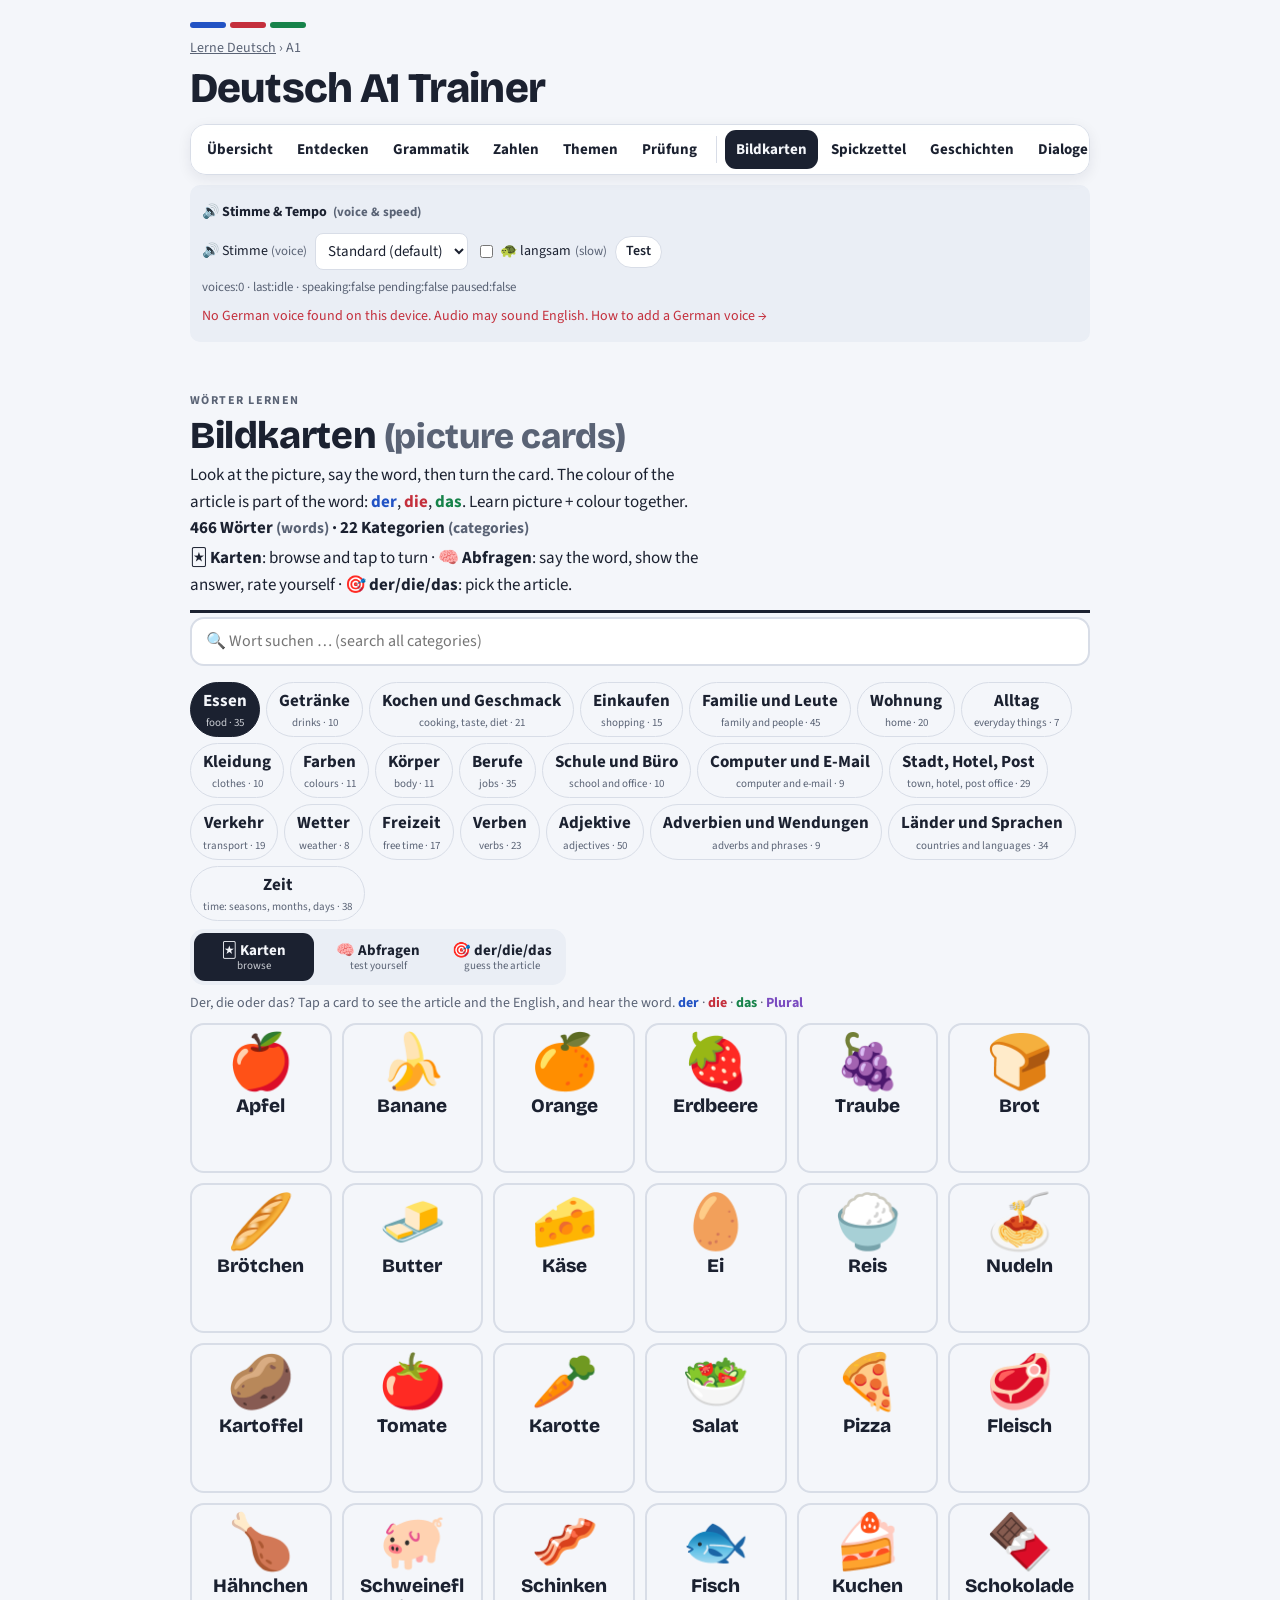
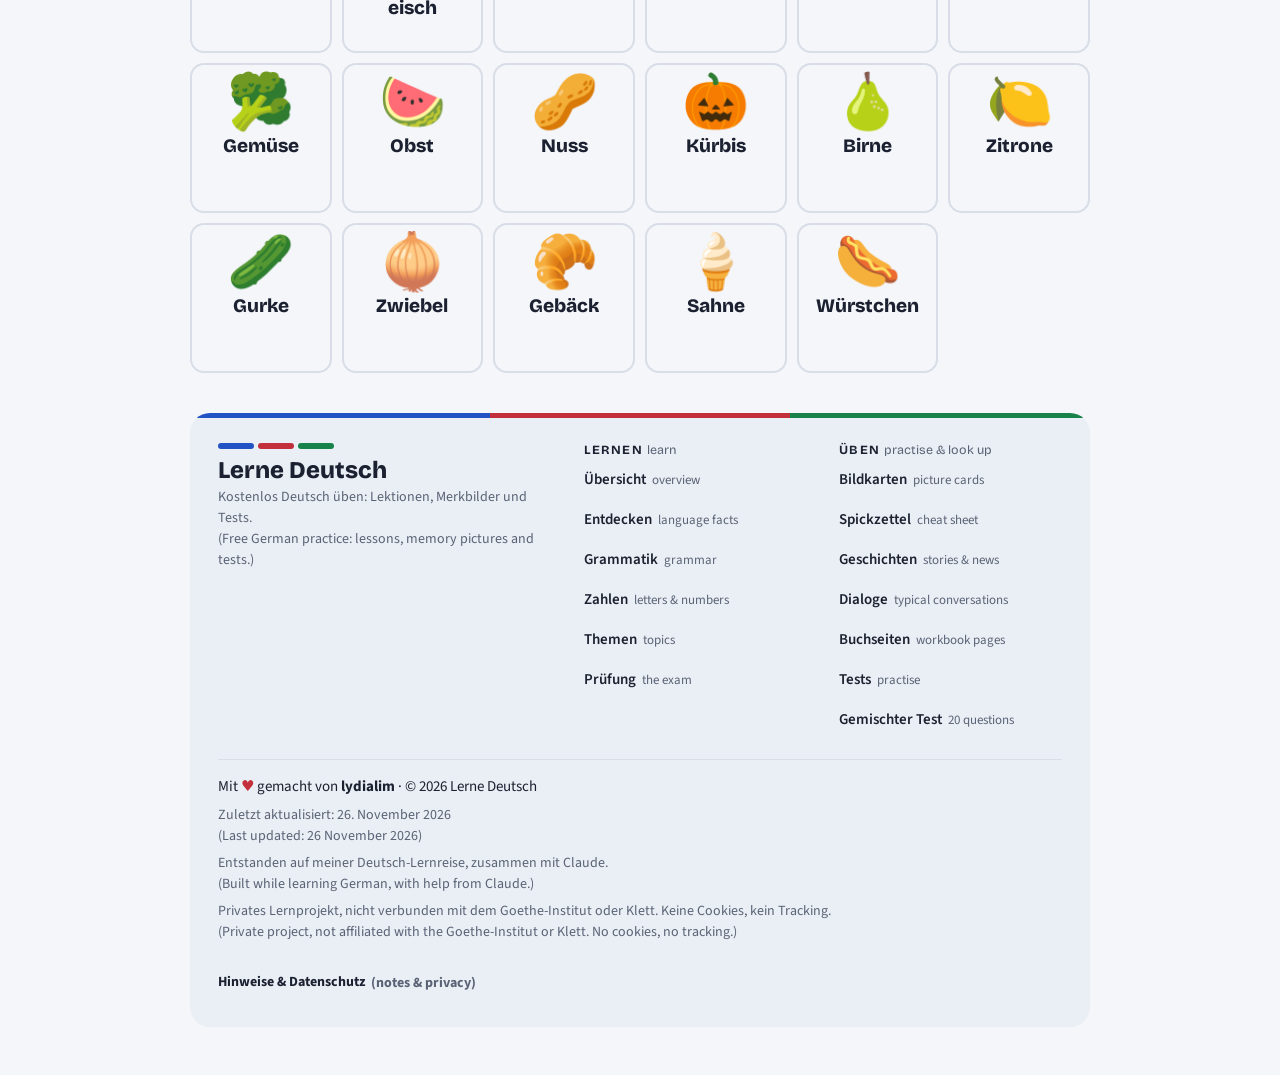
<file: a1/karten.html>
<!doctype html>
<html lang="de">
<head>
<meta charset="utf-8">
<meta name="viewport" content="width=device-width, initial-scale=1, viewport-fit=cover">
<meta name="claude:viewport-fit-sides" content="cover">
<title>Bildkarten · Deutsch A1</title>
<meta name="description" content="Picture flashcards: see the picture, learn the German word with its article in the right colour.">
<link rel="stylesheet" href="../assets/css/style.css?v=202611261357">
</head>
<body>
<div class="wrap">
<header id="site-header"></header>
<main>
<div class="part compact"><span class="kick">Wörter lernen</span><h2>Bildkarten <span class="en">(picture cards)</span></h2><p class="lead">Look at the picture, say the word, then turn the card. The colour of the article is part of the word: <span class="der">der</span>, <span class="die">die</span>, <span class="das">das</span>. Learn picture + colour together.</p><p class="lead">🃏 <b>Karten</b>: browse and tap to turn · 🧠 <b>Abfragen</b>: say the word, show the answer, rate yourself · 🎯 <b>der/die/das</b>: pick the article.</p></div>
<div id="karten"></div>
</main>
<footer class="foot" id="site-footer"></footer>
</div>
<script defer src="js/level.js?v=202611261357"></script>
<script defer src="../assets/js/common.js?v=202611261357"></script>
<script defer src="../assets/js/layout.js?v=202611261357"></script>
<script defer src="../assets/js/speech.js?v=202611261357"></script>
<script defer src="js/data.js?v=202611261357"></script>
<script defer src="js/genus-data.js?v=202611261357"></script>
<script defer src="js/karten-data.js?v=202611261357"></script>
<script defer src="js/karten.js?v=202611261357"></script>
</body>
</html>
</file>
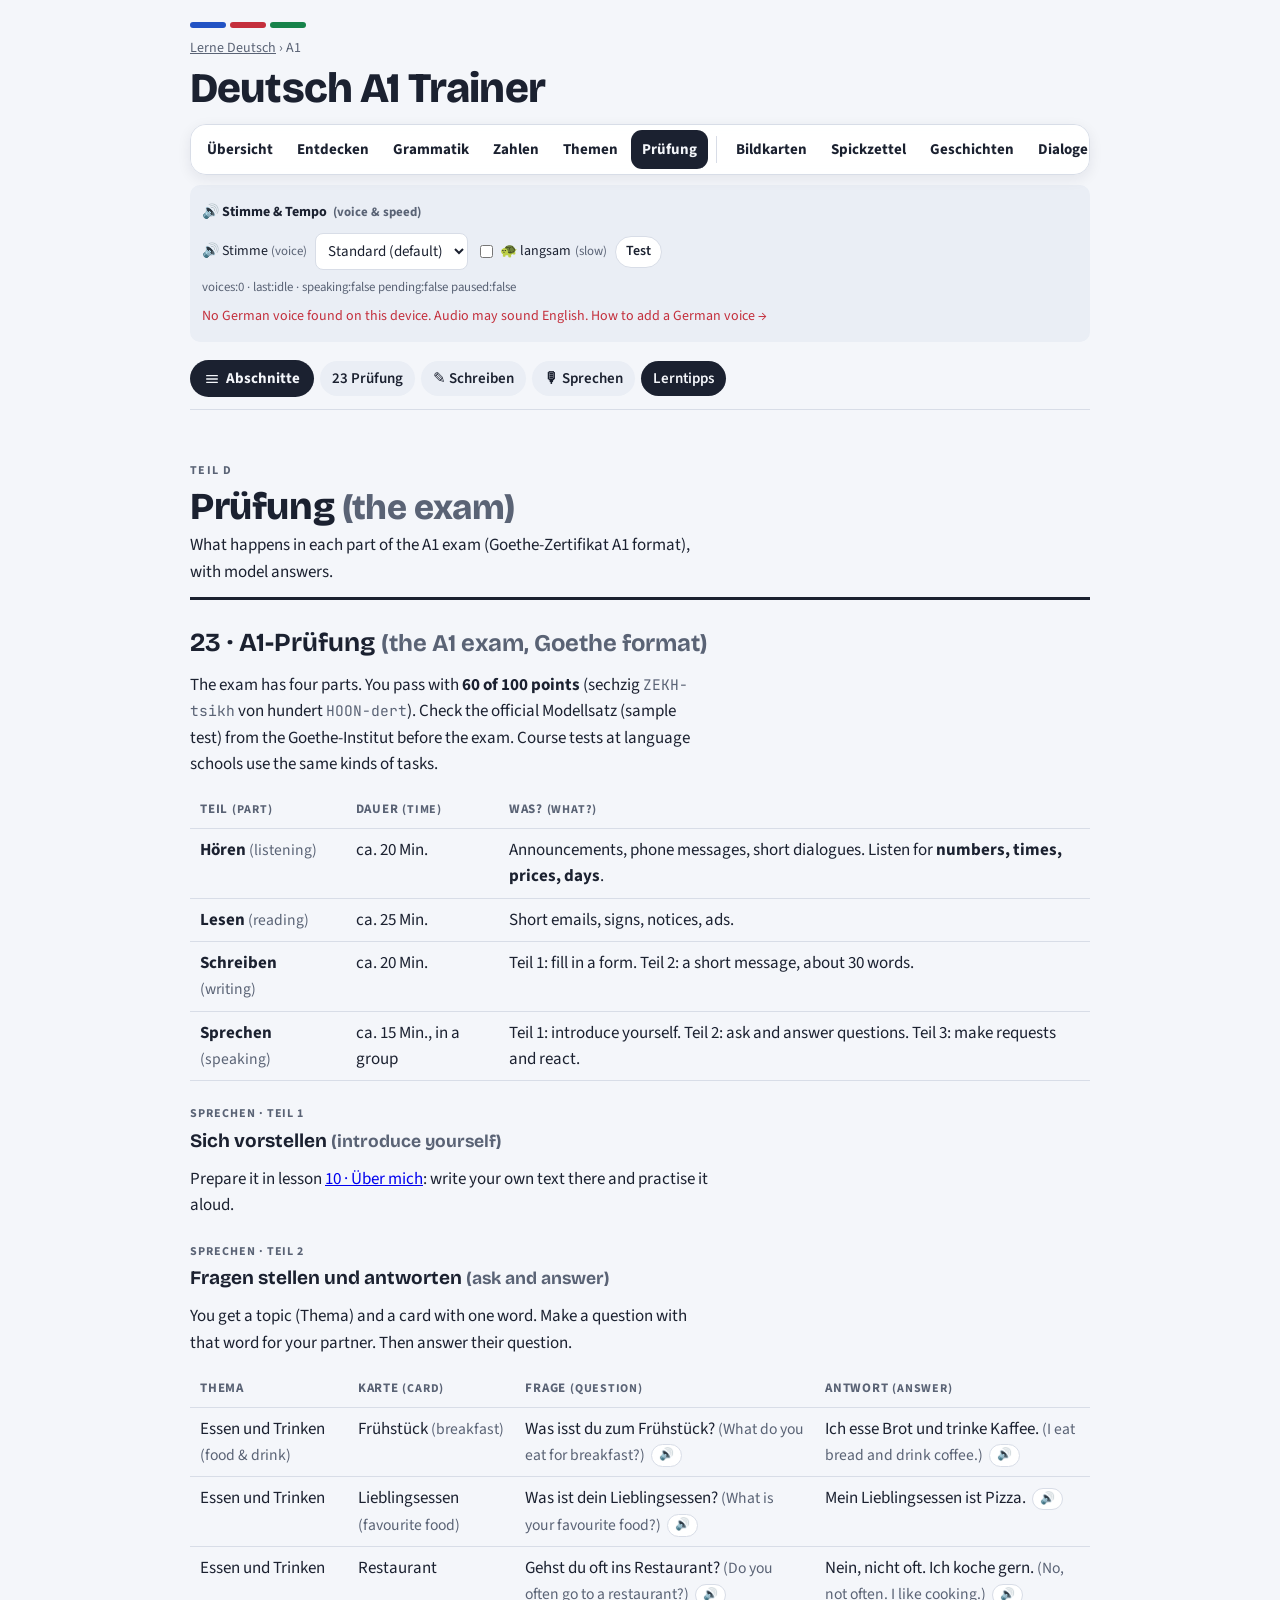
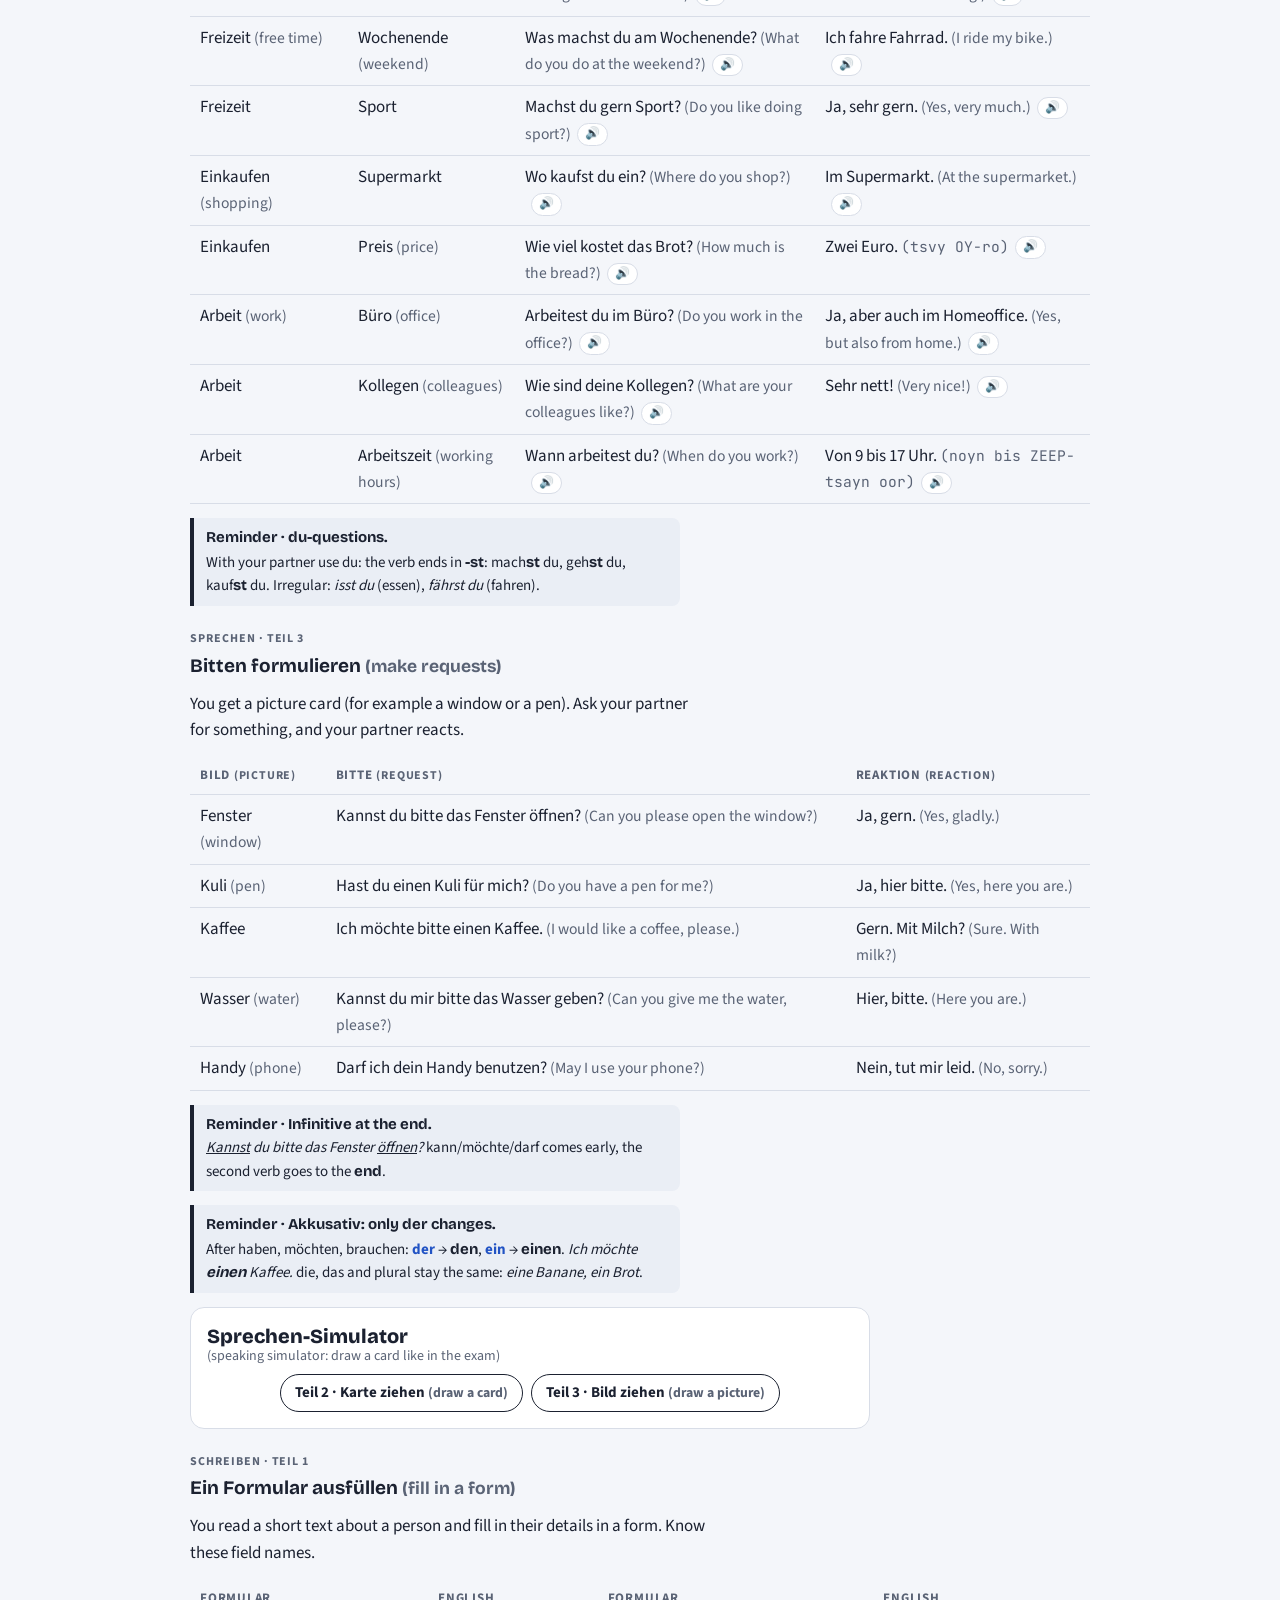
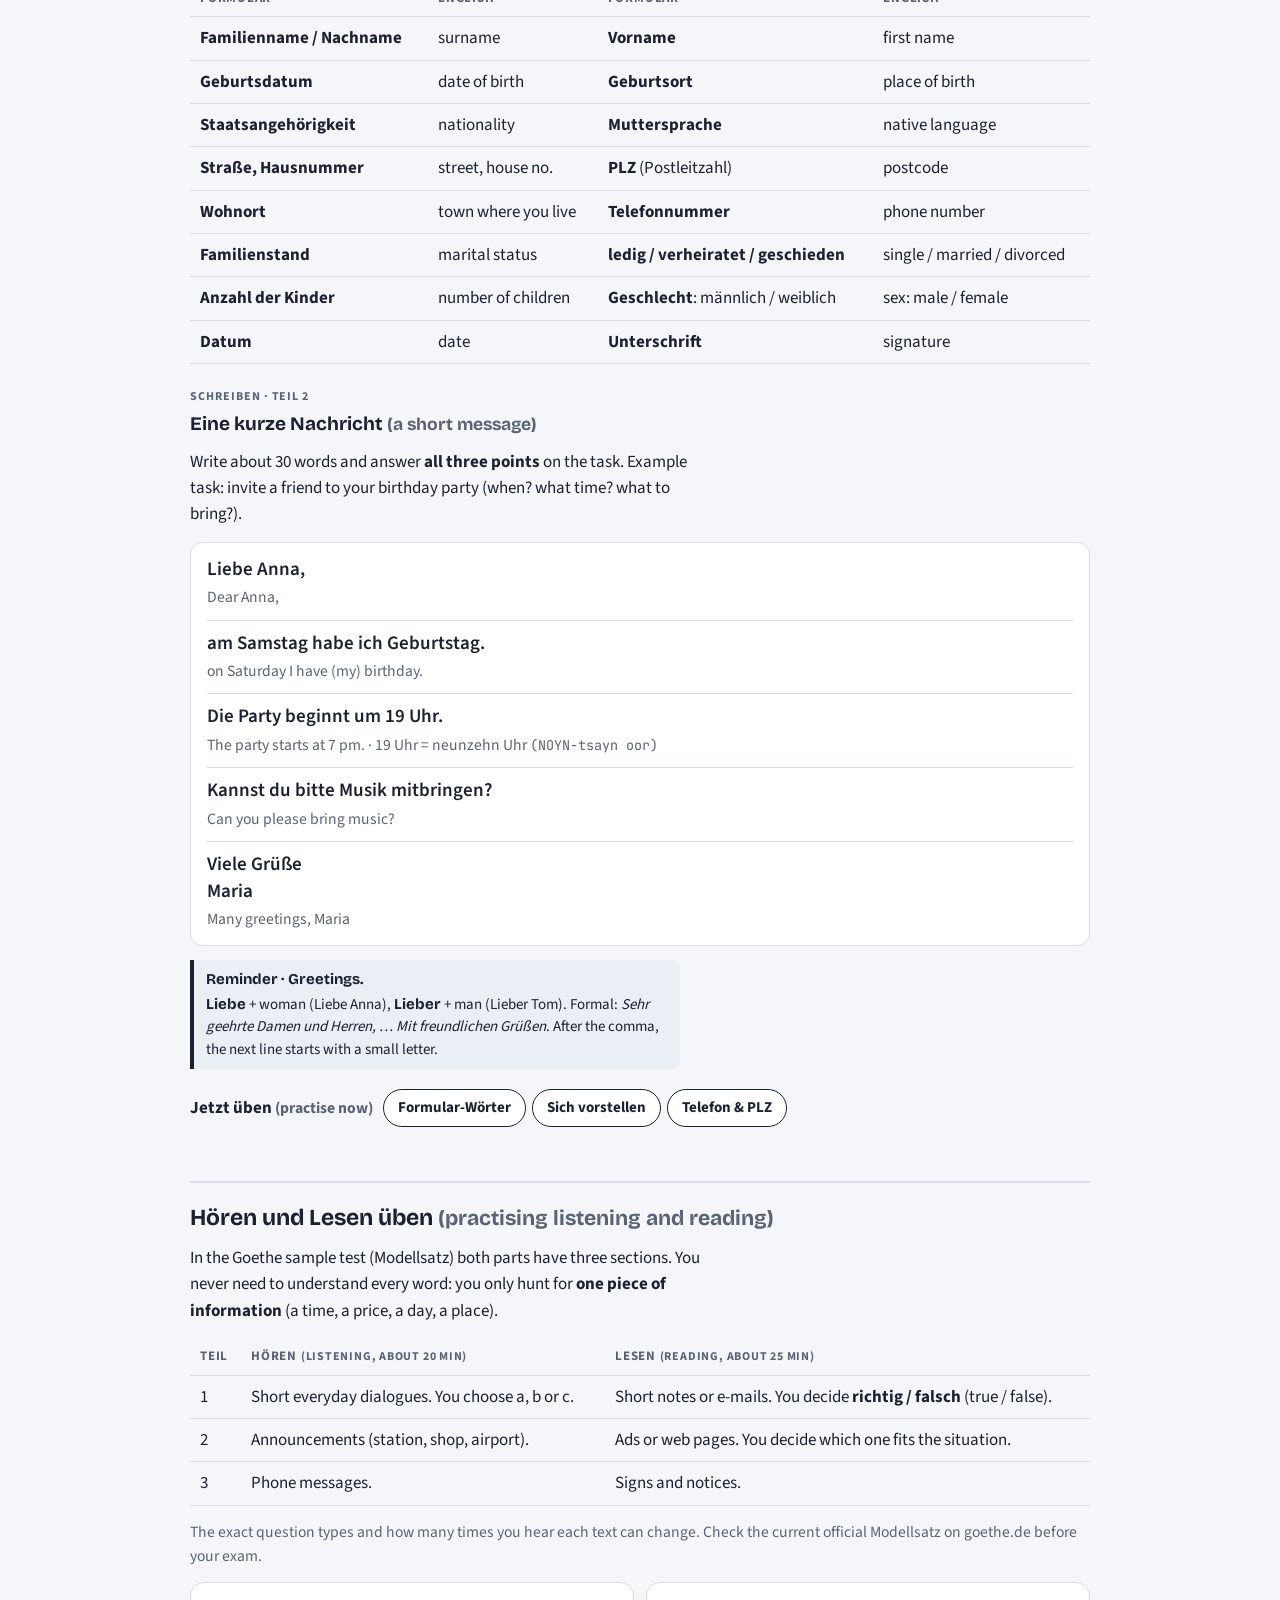
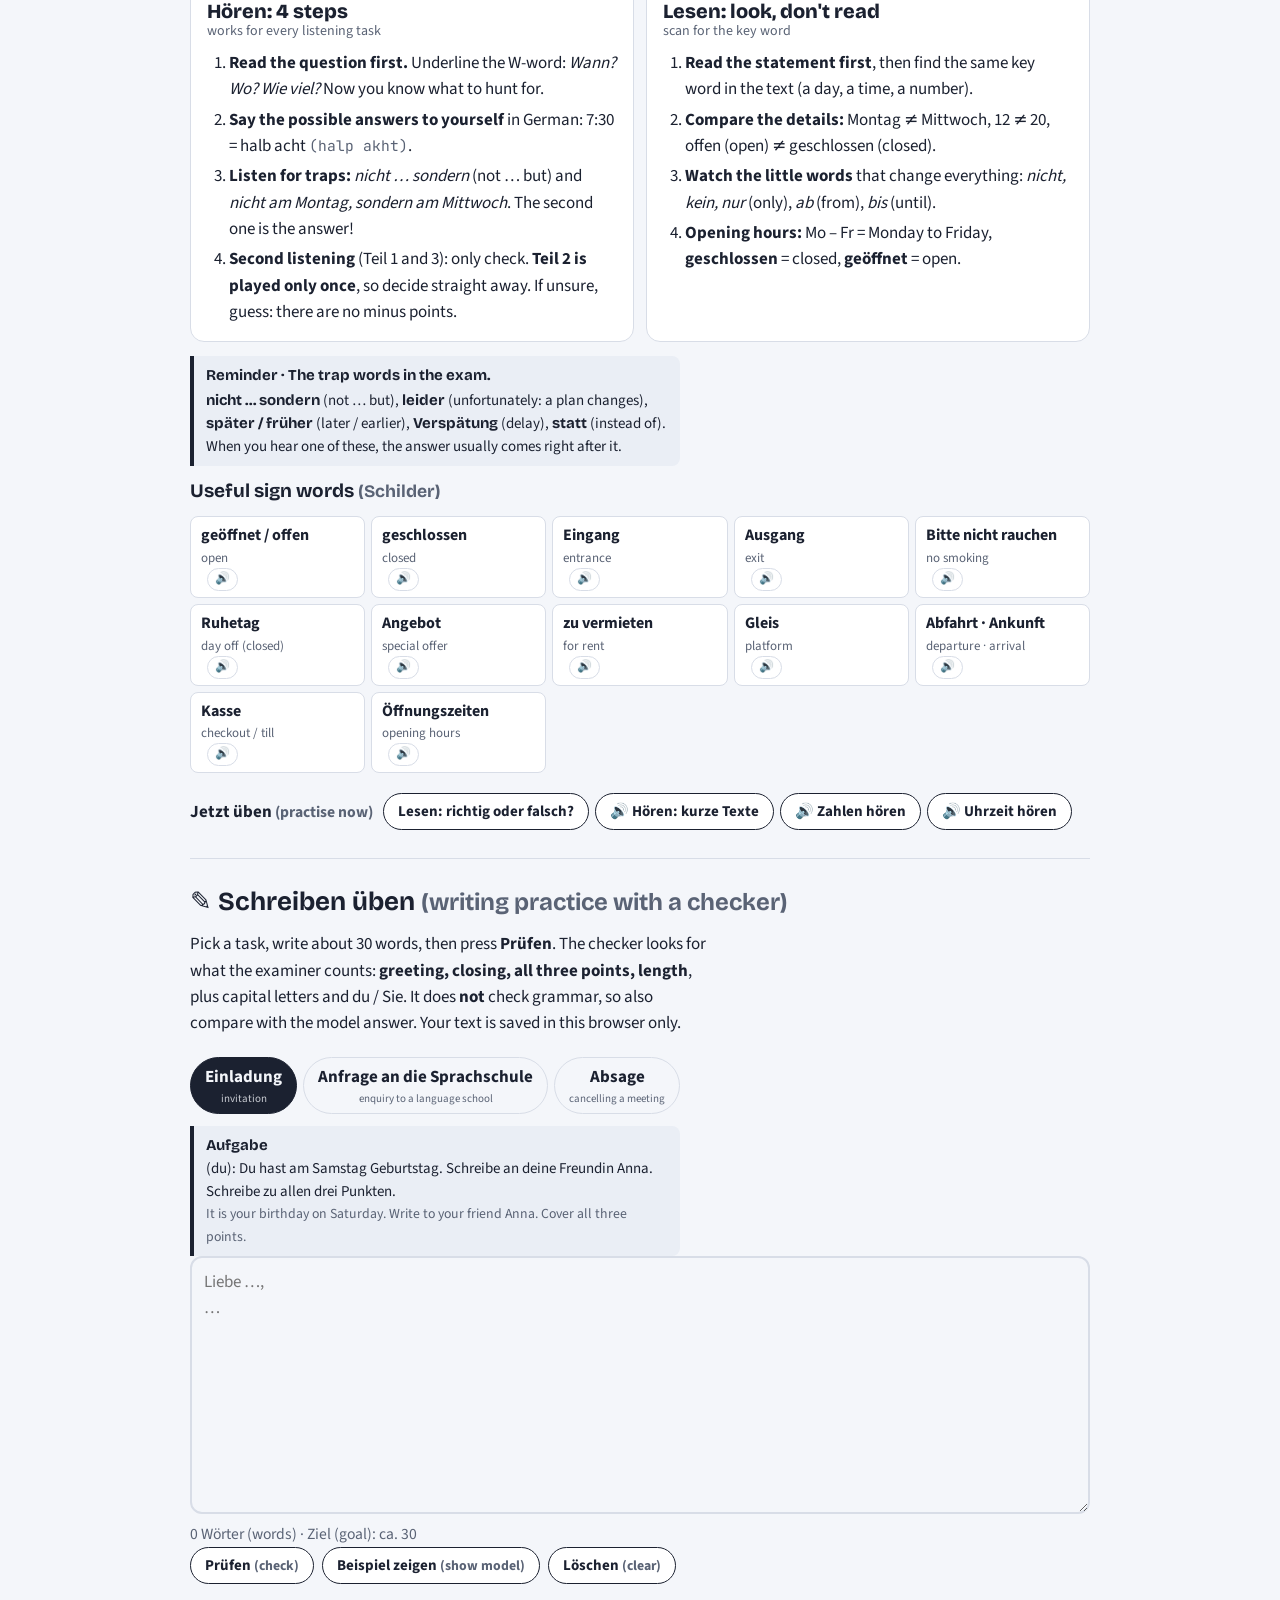
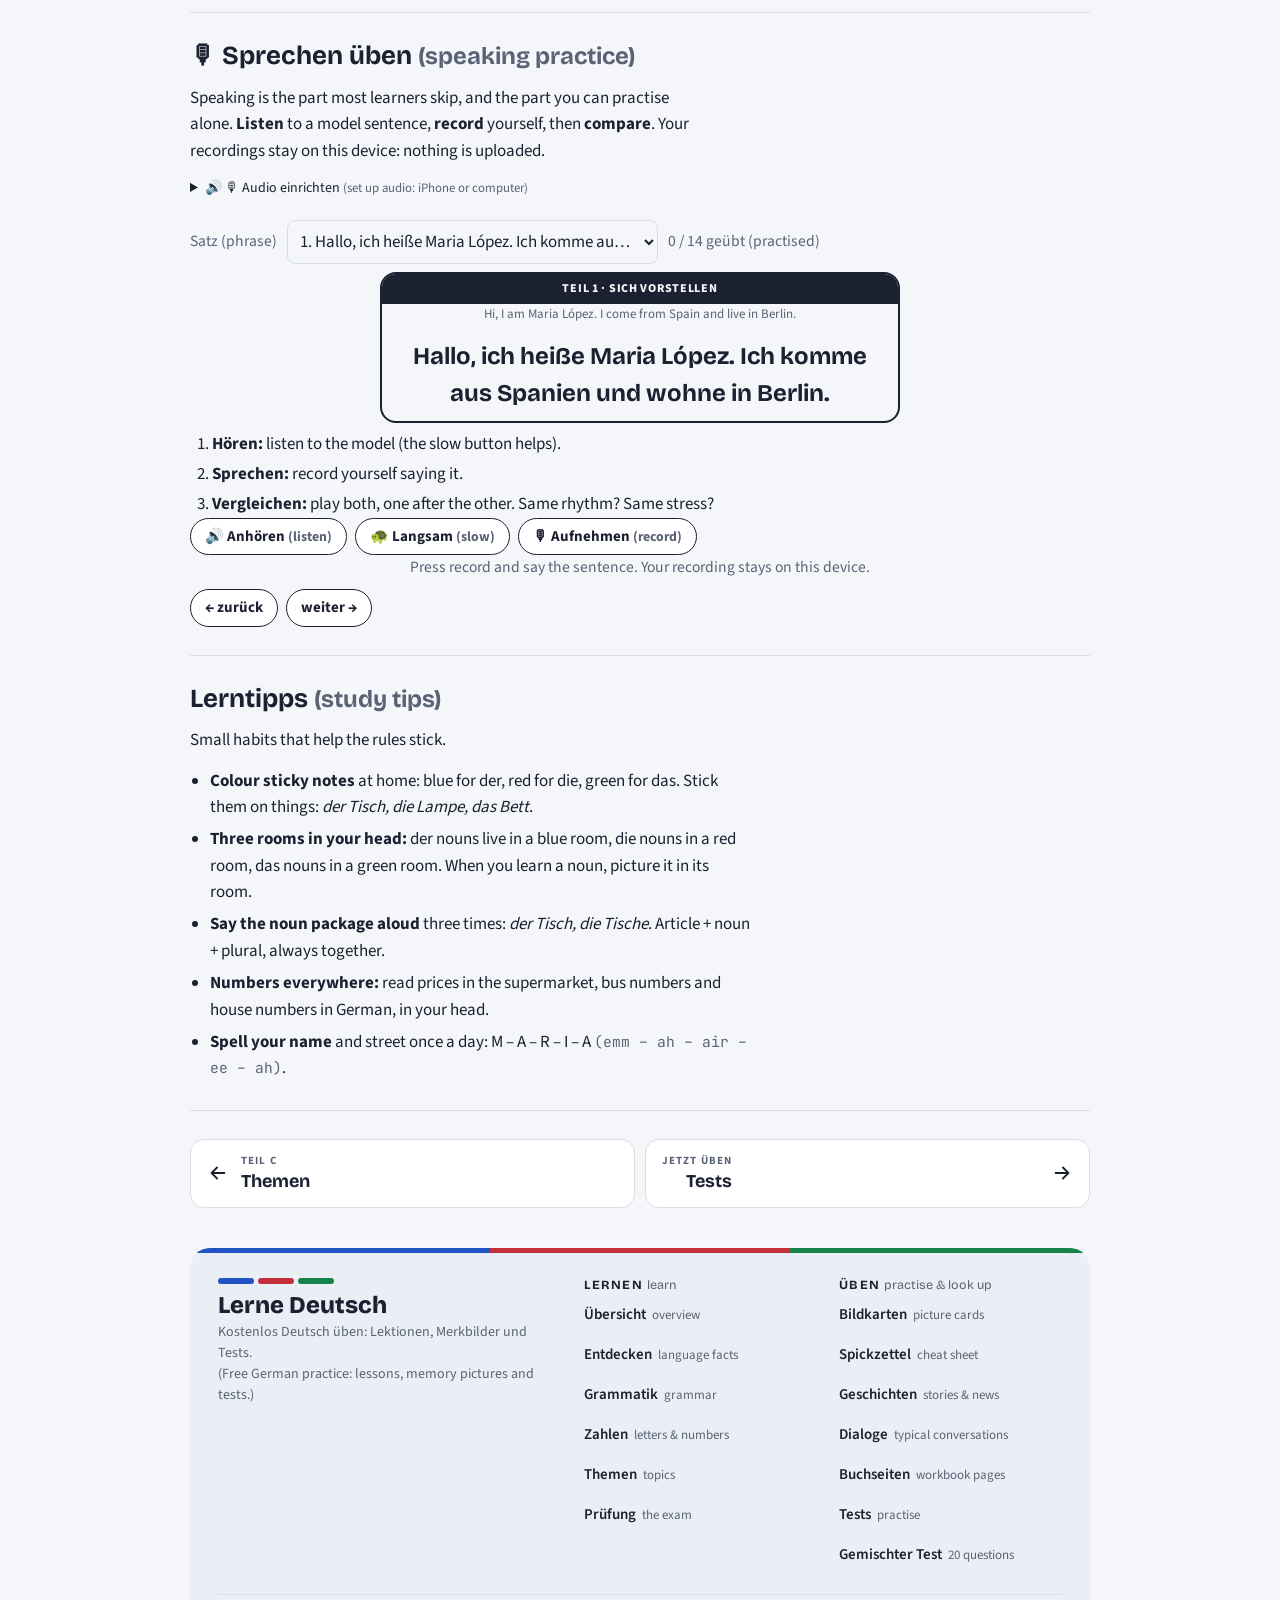
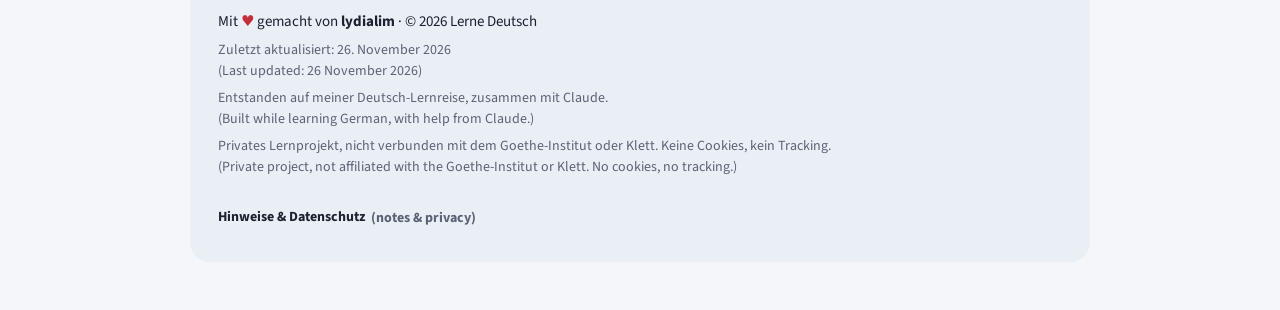
<file: a1/pruefung.html>
<!doctype html>
<html lang="de">
<head>
<meta charset="utf-8">
<meta name="viewport" content="width=device-width, initial-scale=1, viewport-fit=cover">
<meta name="claude:viewport-fit-sides" content="cover">
<title>Prüfung · Deutsch A1</title>
<meta name="description" content="What happens in each part of the A1 exam (Goethe-Zertifikat A1 format), with model answers.">
<link rel="stylesheet" href="../assets/css/style.css?v=202611261357">
</head>
<body>
<div class="wrap">
<header id="site-header"></header>
<main>
<nav class="subnav" aria-label="Lektionen"><a href="#l-exam">23 Prüfung</a><a href="#l-schreiben">✎ Schreiben</a><a href="#l-sprechen">🎙 Sprechen</a><a href="#l-tips">Lerntipps</a></nav>
<div class="part"><span class="kick">Teil D</span><h2>Prüfung <span class="en">(the exam)</span></h2><p class="lead">What happens in each part of the A1 exam (Goethe-Zertifikat A1 format), with model answers.</p></div>

<section class="lesson" id="l-exam">
  <h2>23 · A1-Prüfung <span class="en">(the A1 exam, Goethe format)</span></h2>
  <p class="lead">The exam has four parts. You pass with <b>60 of 100 points</b> (sechzig <span class="pron">ZEKH-tsikh</span> von hundert <span class="pron">HOON-dert</span>). Check the official Modellsatz (sample test) from the Goethe-Institut before the exam. Course tests at language schools use the same kinds of tasks.</p>
  <div class="tablebox"><table>
    <thead><tr><th>Teil <span class="en">(part)</span></th><th>Dauer <span class="en">(time)</span></th><th>Was? <span class="en">(what?)</span></th></tr></thead>
    <tbody>
      <tr><td><b>Hören</b> <span class="en">(listening)</span></td><td>ca. 20 Min.</td><td>Announcements, phone messages, short dialogues. Listen for <b>numbers, times, prices, days</b>.</td></tr>
      <tr><td><b>Lesen</b> <span class="en">(reading)</span></td><td>ca. 25 Min.</td><td>Short emails, signs, notices, ads.</td></tr>
      <tr><td><b>Schreiben</b> <span class="en">(writing)</span></td><td>ca. 20 Min.</td><td>Teil 1: fill in a form. Teil 2: a short message, about 30 words.</td></tr>
      <tr><td><b>Sprechen</b> <span class="en">(speaking)</span></td><td>ca. 15 Min., in a group</td><td>Teil 1: introduce yourself. Teil 2: ask and answer questions. Teil 3: make requests and react.</td></tr>
    </tbody>
  </table></div>

  <div class="examhead"><span class="tag">Sprechen · Teil 1</span><h3>Sich vorstellen <span class="en">(introduce yourself)</span></h3></div>
  <p class="lead">Prepare it in lesson <a href="themen.html#l-me">10 · Über mich</a>: write your own text there and practise it aloud.</p>

  <div class="examhead"><span class="tag">Sprechen · Teil 2</span><h3>Fragen stellen und antworten <span class="en">(ask and answer)</span></h3></div>
  <p class="lead">You get a topic (Thema) and a card with one word. Make a question with that word for your partner. Then answer their question.</p>
  <div class="tablebox"><table>
    <thead><tr><th>Thema</th><th>Karte <span class="en">(card)</span></th><th>Frage <span class="en">(question)</span></th><th>Antwort <span class="en">(answer)</span></th></tr></thead>
    <tbody>
      <tr><td>Essen und Trinken <span class="en">(food & drink)</span></td><td>Frühstück <span class="en">(breakfast)</span></td><td>Was isst du zum Frühstück? <span class="en">(What do you eat for breakfast?)</span></td><td>Ich esse Brot und trinke Kaffee. <span class="en">(I eat bread and drink coffee.)</span></td></tr>
      <tr><td>Essen und Trinken</td><td>Lieblingsessen <span class="en">(favourite food)</span></td><td>Was ist dein Lieblingsessen? <span class="en">(What is your favourite food?)</span></td><td>Mein Lieblingsessen ist Pizza.</td></tr>
      <tr><td>Essen und Trinken</td><td>Restaurant</td><td>Gehst du oft ins Restaurant? <span class="en">(Do you often go to a restaurant?)</span></td><td>Nein, nicht oft. Ich koche gern. <span class="en">(No, not often. I like cooking.)</span></td></tr>
      <tr><td>Freizeit <span class="en">(free time)</span></td><td>Wochenende <span class="en">(weekend)</span></td><td>Was machst du am Wochenende? <span class="en">(What do you do at the weekend?)</span></td><td>Ich fahre Fahrrad. <span class="en">(I ride my bike.)</span></td></tr>
      <tr><td>Freizeit</td><td>Sport</td><td>Machst du gern Sport? <span class="en">(Do you like doing sport?)</span></td><td>Ja, sehr gern. <span class="en">(Yes, very much.)</span></td></tr>
      <tr><td>Einkaufen <span class="en">(shopping)</span></td><td>Supermarkt</td><td>Wo kaufst du ein? <span class="en">(Where do you shop?)</span></td><td>Im Supermarkt. <span class="en">(At the supermarket.)</span></td></tr>
      <tr><td>Einkaufen</td><td>Preis <span class="en">(price)</span></td><td>Wie viel kostet das Brot? <span class="en">(How much is the bread?)</span></td><td>Zwei Euro. <span class="pron">(tsvy OY-ro)</span></td></tr>
      <tr><td>Arbeit <span class="en">(work)</span></td><td>Büro <span class="en">(office)</span></td><td>Arbeitest du im Büro? <span class="en">(Do you work in the office?)</span></td><td>Ja, aber auch im Homeoffice. <span class="en">(Yes, but also from home.)</span></td></tr>
      <tr><td>Arbeit</td><td>Kollegen <span class="en">(colleagues)</span></td><td>Wie sind deine Kollegen? <span class="en">(What are your colleagues like?)</span></td><td>Sehr nett! <span class="en">(Very nice!)</span></td></tr>
      <tr><td>Arbeit</td><td>Arbeitszeit <span class="en">(working hours)</span></td><td>Wann arbeitest du? <span class="en">(When do you work?)</span></td><td>Von 9 bis 17 Uhr. <span class="pron">(noyn bis ZEEP-tsayn oor)</span></td></tr>
    </tbody>
  </table></div>
  <div class="rule"><b>Reminder · du-questions.</b> With your partner use du: the verb ends in <b>-st</b>: mach<b>st</b> du, geh<b>st</b> du, kauf<b>st</b> du. Irregular: <i>isst du</i> (essen), <i>fährst du</i> (fahren).</div>

  <div class="examhead"><span class="tag">Sprechen · Teil 3</span><h3>Bitten formulieren <span class="en">(make requests)</span></h3></div>
  <p class="lead">You get a picture card (for example a window or a pen). Ask your partner for something, and your partner reacts.</p>
  <div class="tablebox"><table>
    <thead><tr><th>Bild <span class="en">(picture)</span></th><th>Bitte <span class="en">(request)</span></th><th>Reaktion <span class="en">(reaction)</span></th></tr></thead>
    <tbody>
      <tr><td>Fenster <span class="en">(window)</span></td><td>Kannst du bitte das Fenster öffnen? <span class="en">(Can you please open the window?)</span></td><td>Ja, gern. <span class="en">(Yes, gladly.)</span></td></tr>
      <tr><td>Kuli <span class="en">(pen)</span></td><td>Hast du einen Kuli für mich? <span class="en">(Do you have a pen for me?)</span></td><td>Ja, hier bitte. <span class="en">(Yes, here you are.)</span></td></tr>
      <tr><td>Kaffee</td><td>Ich möchte bitte einen Kaffee. <span class="en">(I would like a coffee, please.)</span></td><td>Gern. Mit Milch? <span class="en">(Sure. With milk?)</span></td></tr>
      <tr><td>Wasser <span class="en">(water)</span></td><td>Kannst du mir bitte das Wasser geben? <span class="en">(Can you give me the water, please?)</span></td><td>Hier, bitte. <span class="en">(Here you are.)</span></td></tr>
      <tr><td>Handy <span class="en">(phone)</span></td><td>Darf ich dein Handy benutzen? <span class="en">(May I use your phone?)</span></td><td>Nein, tut mir leid. <span class="en">(No, sorry.)</span></td></tr>
    </tbody>
  </table></div>
  <div class="rule"><b>Reminder · Infinitive at the end.</b> <i><u>Kannst</u> du bitte das Fenster <u>öffnen</u>?</i> kann/möchte/darf comes early, the second verb goes to the <b>end</b>.</div>
  <div class="rule"><b>Reminder · Akkusativ: only der changes.</b> After haben, möchten, brauchen: <span class="der">der</span> → <b>den</b>, <span class="der">ein</span> → <b>einen</b>. <i>Ich möchte <b>einen</b> Kaffee.</i> die, das and plural stay the same: <i>eine Banane, ein Brot</i>.</div>

  <div class="dia sim">
    <div class="cap">Sprechen-Simulator <small>(speaking simulator: draw a card like in the exam)</small></div>
    <div id="sprechSim"></div>
  </div>

  <div class="examhead"><span class="tag">Schreiben · Teil 1</span><h3>Ein Formular ausfüllen <span class="en">(fill in a form)</span></h3></div>
  <p class="lead">You read a short text about a person and fill in their details in a form. Know these field names.</p>
  <div class="tablebox"><table>
    <thead><tr><th>Formular</th><th>English</th><th>Formular</th><th>English</th></tr></thead>
    <tbody>
      <tr><td><b>Familienname / Nachname</b></td><td>surname</td><td><b>Vorname</b></td><td>first name</td></tr>
      <tr><td><b>Geburtsdatum</b></td><td>date of birth</td><td><b>Geburtsort</b></td><td>place of birth</td></tr>
      <tr><td><b>Staatsangehörigkeit</b></td><td>nationality</td><td><b>Muttersprache</b></td><td>native language</td></tr>
      <tr><td><b>Straße, Hausnummer</b></td><td>street, house no.</td><td><b>PLZ</b> (Postleitzahl)</td><td>postcode</td></tr>
      <tr><td><b>Wohnort</b></td><td>town where you live</td><td><b>Telefonnummer</b></td><td>phone number</td></tr>
      <tr><td><b>Familienstand</b></td><td>marital status</td><td><b>ledig / verheiratet / geschieden</b></td><td>single / married / divorced</td></tr>
      <tr><td><b>Anzahl der Kinder</b></td><td>number of children</td><td><b>Geschlecht</b>: männlich / weiblich</td><td>sex: male / female</td></tr>
      <tr><td><b>Datum</b></td><td>date</td><td><b>Unterschrift</b></td><td>signature</td></tr>
    </tbody>
  </table></div>

  <div class="examhead"><span class="tag">Schreiben · Teil 2</span><h3>Eine kurze Nachricht <span class="en">(a short message)</span></h3></div>
  <p class="lead">Write about 30 words and answer <b>all three points</b> on the task. Example task: invite a friend to your birthday party (when? what time? what to bring?).</p>
  <div class="introOut">
    <div class="iline"><div><span class="de">Liebe Anna,</span><span class="en">Dear Anna,</span></div></div>
    <div class="iline"><div><span class="de">am Samstag habe ich Geburtstag.</span><span class="en">on Saturday I have (my) birthday.</span></div></div>
    <div class="iline"><div><span class="de">Die Party beginnt um 19 Uhr.</span><span class="en">The party starts at 7 pm. · 19 Uhr = neunzehn Uhr <span class="pron">(NOYN-tsayn oor)</span></span></div></div>
    <div class="iline"><div><span class="de">Kannst du bitte Musik mitbringen?</span><span class="en">Can you please bring music?</span></div></div>
    <div class="iline"><div><span class="de">Viele Grüße<br>Maria</span><span class="en">Many greetings, Maria</span></div></div>
  </div>
  <div class="rule"><b>Reminder · Greetings.</b> <b>Liebe</b> + woman (Liebe Anna), <b>Lieber</b> + man (Lieber Tom). Formal: <i>Sehr geehrte Damen und Herren,</i> … <i>Mit freundlichen Grüßen</i>. After the comma, the next line starts with a small letter.</div>
  <div class="practice"><span>Jetzt üben <span class="en">(practise now)</span></span><a class="go" href="tests.html#formular">Formular-Wörter</a><a class="go" href="tests.html#vorstellen">Sich vorstellen</a><a class="go" href="tests.html#telefon">Telefon & PLZ</a></div>

  <h3 class="sub" id="l-hl">Hören und Lesen üben <span class="en">(practising listening and reading)</span></h3>
  <p class="lead">In the Goethe sample test (Modellsatz) both parts have three sections. You never need to understand every word: you only hunt for <b>one piece of information</b> (a time, a price, a day, a place).</p>
  <div class="tablebox"><table>
    <thead><tr><th>Teil</th><th>Hören <span class="en">(listening, about 20 min)</span></th><th>Lesen <span class="en">(reading, about 25 min)</span></th></tr></thead>
    <tbody>
      <tr><td>1</td><td>Short everyday dialogues. You choose a, b or c.</td><td>Short notes or e-mails. You decide <b>richtig / falsch</b> (true / false).</td></tr>
      <tr><td>2</td><td>Announcements (station, shop, airport).</td><td>Ads or web pages. You decide which one fits the situation.</td></tr>
      <tr><td>3</td><td>Phone messages.</td><td>Signs and notices.</td></tr>
    </tbody>
  </table></div>
  <p class="en">The exact question types and how many times you hear each text can change. Check the current official Modellsatz on goethe.de before your exam.</p>
  <div class="cols2">
    <div class="dia">
      <div class="cap">Hören: 4 steps<small>works for every listening task</small></div>
      <ol class="steps">
        <li><b>Read the question first.</b> Underline the W-word: <i>Wann? Wo? Wie viel?</i> Now you know what to hunt for.</li>
        <li><b>Say the possible answers to yourself</b> in German: 7:30 = halb acht <span class="pron">(halp akht)</span>.</li>
        <li><b>Listen for traps:</b> <i>nicht … sondern</i> (not … but) and <i>nicht am Montag, sondern am Mittwoch</i>. The second one is the answer!</li>
        <li><b>Second listening</b> (Teil 1 and 3): only check. <b>Teil 2 is played only once</b>, so decide straight away. If unsure, guess: there are no minus points.</li>
      </ol>
    </div>
    <div class="dia">
      <div class="cap">Lesen: look, don't read<small>scan for the key word</small></div>
      <ol class="steps">
        <li><b>Read the statement first</b>, then find the same key word in the text (a day, a time, a number).</li>
        <li><b>Compare the details:</b> Montag ≠ Mittwoch, 12 ≠ 20, offen (open) ≠ geschlossen (closed).</li>
        <li><b>Watch the little words</b> that change everything: <i>nicht, kein, nur</i> (only), <i>ab</i> (from), <i>bis</i> (until).</li>
        <li><b>Opening hours:</b> Mo – Fr = Monday to Friday, <b>geschlossen</b> = closed, <b>geöffnet</b> = open.</li>
      </ol>
    </div>
  </div>
  <div class="rule"><b>Reminder · The trap words in the exam.</b> <b>nicht … sondern</b> (not … but), <b>leider</b> (unfortunately: a plan changes), <b>später / früher</b> (later / earlier), <b>Verspätung</b> (delay), <b>statt</b> (instead of). When you hear one of these, the answer usually comes right after it.</div>
  <h3>Useful sign words <span class="en">(Schilder)</span></h3>
  <div class="wordgrid">
    <span data-say="geöffnet"><b>geöffnet / offen</b><span class="en">open</span></span><span data-say="geschlossen"><b>geschlossen</b><span class="en">closed</span></span>
    <span data-say="Eingang"><b>Eingang</b><span class="en">entrance</span></span><span data-say="Ausgang"><b>Ausgang</b><span class="en">exit</span></span>
    <span data-say="Bitte nicht rauchen"><b>Bitte nicht rauchen</b><span class="en">no smoking</span></span><span data-say="Ruhetag"><b>Ruhetag</b><span class="en">day off (closed)</span></span>
    <span data-say="Angebot"><b>Angebot</b><span class="en">special offer</span></span><span data-say="zu vermieten"><b>zu vermieten</b><span class="en">for rent</span></span>
    <span data-say="Gleis"><b>Gleis</b><span class="en">platform</span></span><span data-say="Abfahrt, Ankunft"><b>Abfahrt · Ankunft</b><span class="en">departure · arrival</span></span>
    <span data-say="Kasse"><b>Kasse</b><span class="en">checkout / till</span></span><span data-say="Öffnungszeiten"><b>Öffnungszeiten</b><span class="en">opening hours</span></span>
  </div>
  <div class="practice"><span>Jetzt üben <span class="en">(practise now)</span></span><a class="go" href="tests.html#lesenPruefung">Lesen: richtig oder falsch?</a><a class="go" href="tests.html#hoerenPruefung">🔊 Hören: kurze Texte</a><a class="go" href="tests.html#hoerenZahl">🔊 Zahlen hören</a><a class="go" href="tests.html#hoerenUhr">🔊 Uhrzeit hören</a></div>
</section>

<section class="lesson" id="l-schreiben">
  <h2>✎ Schreiben üben <span class="en">(writing practice with a checker)</span></h2>
  <p class="lead">Pick a task, write about 30 words, then press <b>Prüfen</b>. The checker looks for what the examiner counts: <b>greeting, closing, all three points, length</b>, plus capital letters and du / Sie. It does <b>not</b> check grammar, so also compare with the model answer. Your text is saved in this browser only.</p>
  <div id="writeCheck"></div>
</section>

<section class="lesson" id="l-sprechen">
  <h2>🎙 Sprechen üben <span class="en">(speaking practice)</span></h2>
  <p class="lead">Speaking is the part most learners skip, and the part you can practise alone. <b>Listen</b> to a model sentence, <b>record</b> yourself, then <b>compare</b>. Your recordings stay on this device: nothing is uploaded.</p>
  <details class="voicepick audio-help">
    <summary>🔊 🎙 Audio einrichten <span class="en">(set up audio: iPhone or computer)</span></summary>
    <div class="vbody">
      <p><b>So funktioniert es</b> <span class="en">(how it works)</span>: The German is read aloud by a voice built into your browser or phone. No audio files are downloaded and no account is needed. Your recordings are made in your browser and are not uploaded. They are kept only until you reload or close the page.</p>
      <h4>iPhone</h4>
      <ol>
        <li>Open the site in <b>Safari</b> or <b>Chrome</b>. Turn the volume up.</li>
        <li>Settings → Accessibility → Spoken Content → Voices → <b>Deutsch</b>. Download a German voice such as Anna or Markus. Enhanced or Premium voices sound more natural.</li>
        <li>Recording: when you first tap 🎙 Aufnehmen, tap <b>Allow</b> for the microphone. If you said no, go to Settings → Safari → Microphone, or use the aA button in the address bar, then reload.</li>
      </ol>
      <h4>Computer <span class="en">(Windows or Mac)</span></h4>
      <ol>
        <li>Use <b>Chrome</b>, <b>Edge</b>, <b>Firefox</b> or <b>Safari</b>.</li>
        <li>Install a German voice. Windows: Settings → Time &amp; language → Language &amp; region → Deutsch → Language options → speech voice. Mac: System Settings → Accessibility → Spoken Content → System Voice → Manage Voices → Deutsch. The menu names differ between Windows versions.</li>
        <li>Recording: when the browser asks, click <b>Allow</b>. If you blocked it, click the padlock in the address bar, set Microphone to Allow, then reload.</li>
      </ol>
      <h4>In der App <span class="en">(in the app)</span></h4>
      <ul>
        <li><b>🔊 Stimme &amp; Tempo</b> at the top of each page: choose a German voice, press <b>Test</b>, and tick <b>langsam</b> for slower speech. Your choice is saved in this browser.</li>
        <li>Every 🔊 button reads its sentence or table cell aloud with the same voice.</li>
        <li><b>Anhören</b> plays the model sentence, <b>Langsam</b> plays it slower, and <b>Aufnehmen</b> records up to 25 seconds. <b>Vergleichen</b> plays the model, then your recording.</li>
        <li>If you hear English instead of German, no German voice is installed on this device. Follow the steps above.</li>
      </ul>
    </div>
  </details>
  <div id="speakPractice"></div>
</section>

<section class="lesson" id="l-tips">
  <h2>Lerntipps <span class="en">(study tips)</span></h2>
  <p class="lead">Small habits that help the rules stick.</p>
  <ul class="habits">
    <li><b>Colour sticky notes</b> at home: blue for der, red for die, green for das. Stick them on things: <i>der Tisch, die Lampe, das Bett</i>.</li>
    <li><b>Three rooms in your head:</b> der nouns live in a blue room, die nouns in a red room, das nouns in a green room. When you learn a noun, picture it in its room.</li>
    <li><b>Say the noun package aloud</b> three times: <i>der Tisch, die Tische</i>. Article + noun + plural, always together.</li>
    <li><b>Numbers everywhere:</b> read prices in the supermarket, bus numbers and house numbers in German, in your head.</li>
    <li><b>Spell your name</b> and street once a day: M – A – R – I – A <span class="pron">(emm – ah – air – ee – ah)</span>.</li>
  </ul>
</section>
</main>
<footer class="foot" id="site-footer"></footer>
</div>
<script defer src="js/level.js?v=202611261357"></script>
<script defer src="../assets/js/common.js?v=202611261357"></script>
<script defer src="../assets/js/layout.js?v=202611261357"></script>
<script defer src="../assets/js/speech.js?v=202611261357"></script>
<script defer src="js/data.js?v=202611261357"></script>
<script defer src="js/lessons.js?v=202611261357"></script>
<script defer src="js/pruefung.js?v=202611261357"></script>
</body>
</html>
</file>
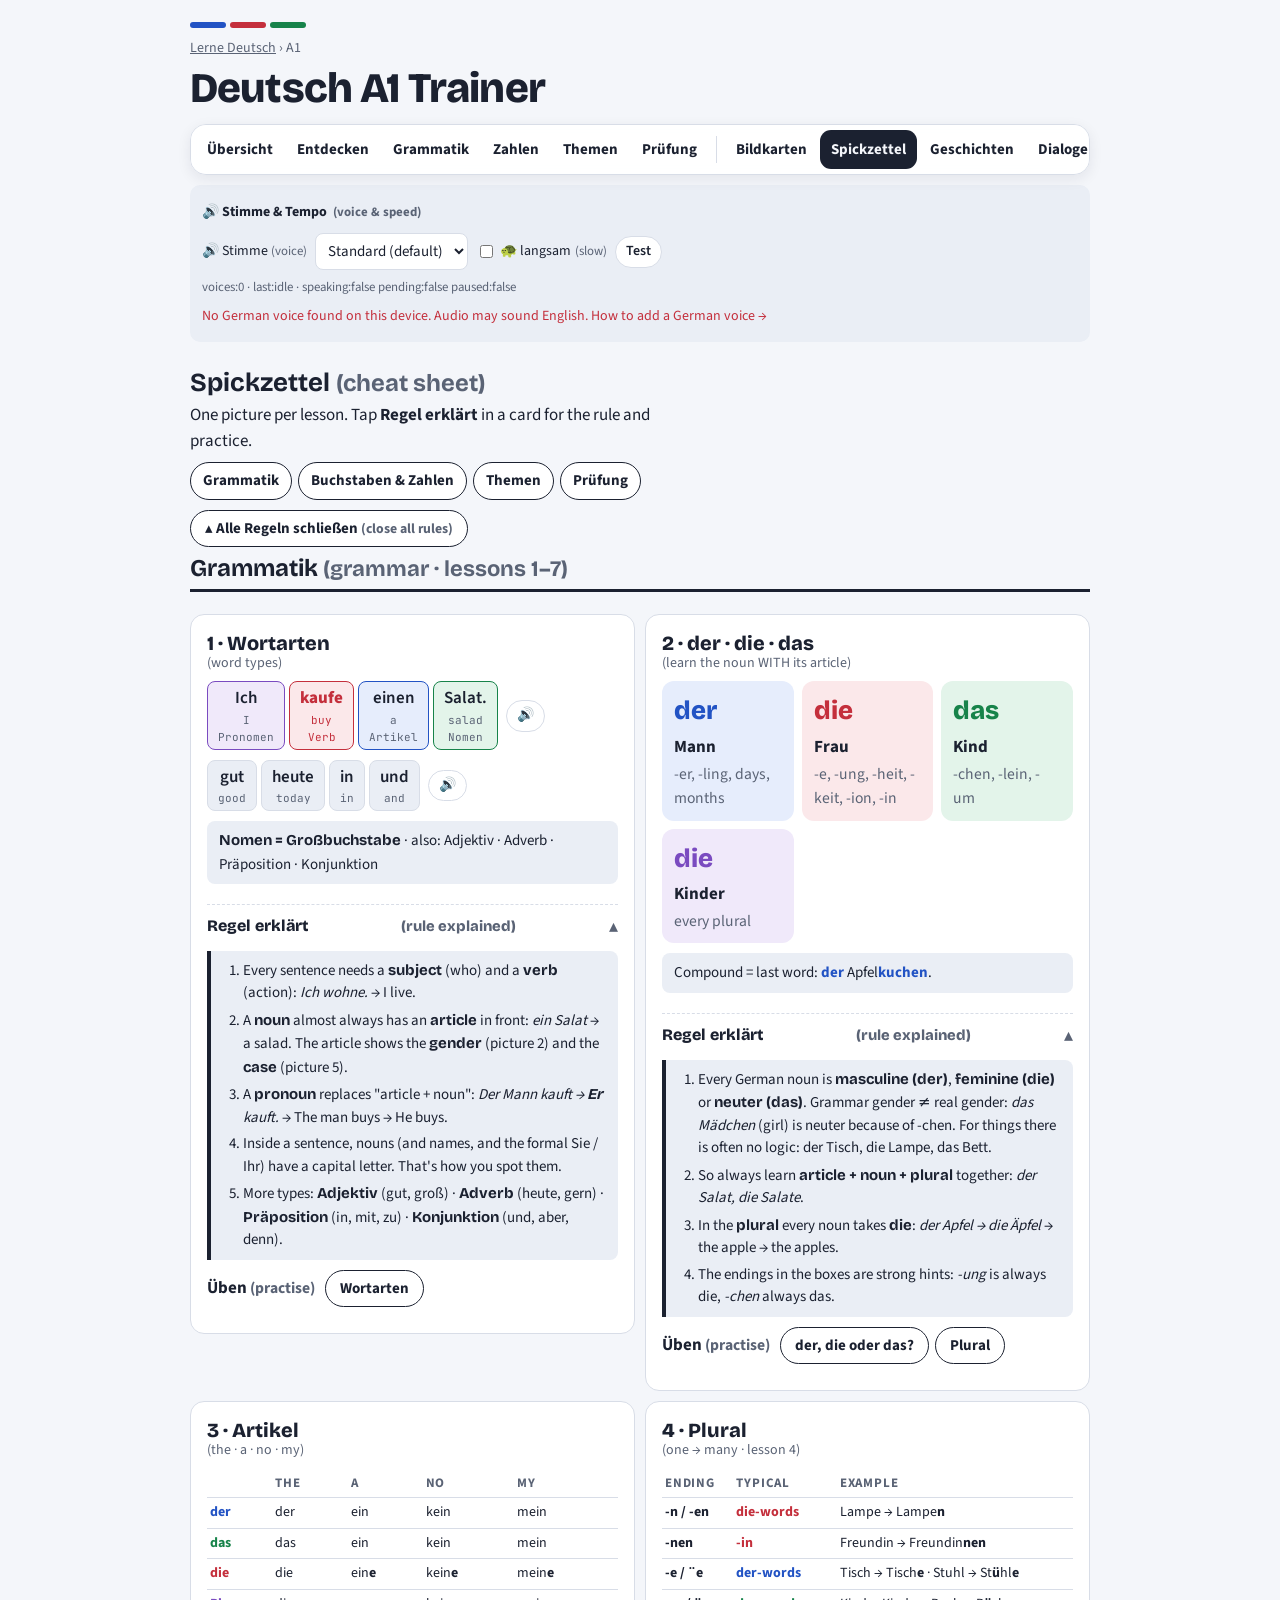
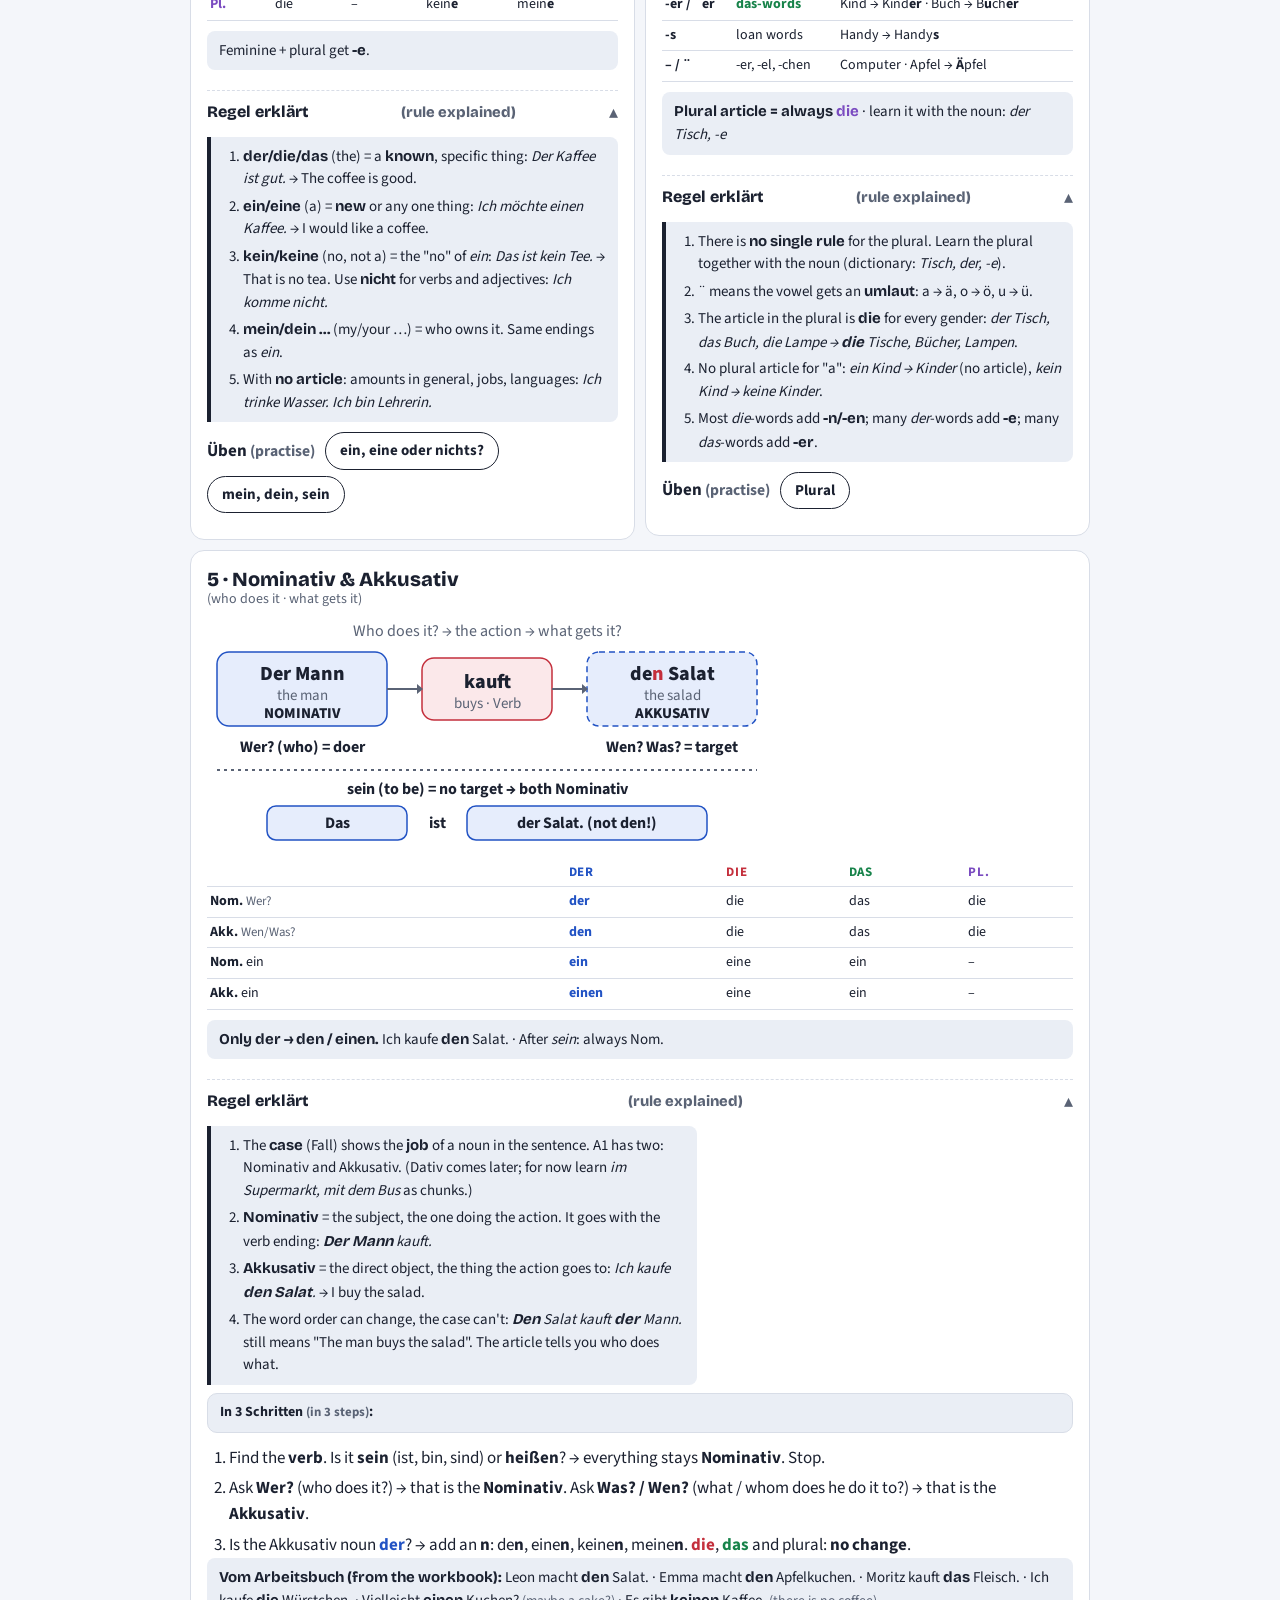
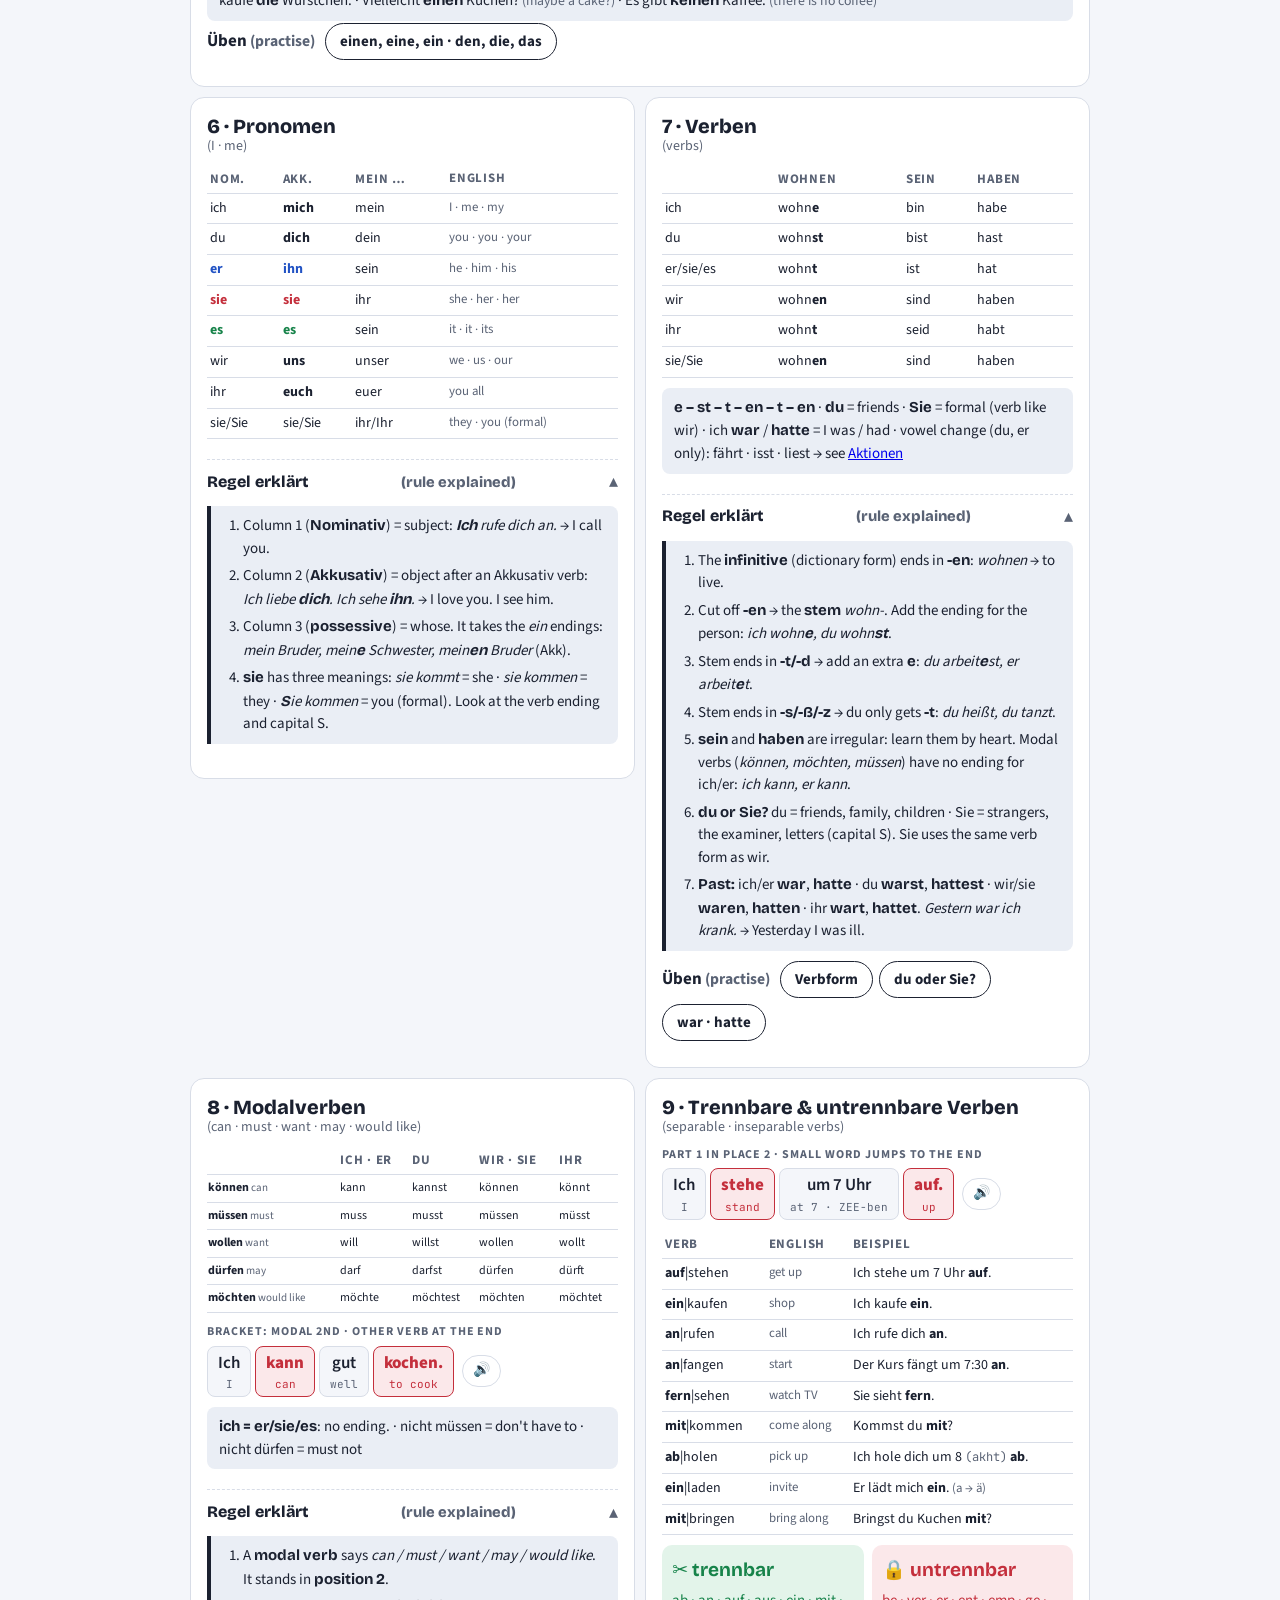
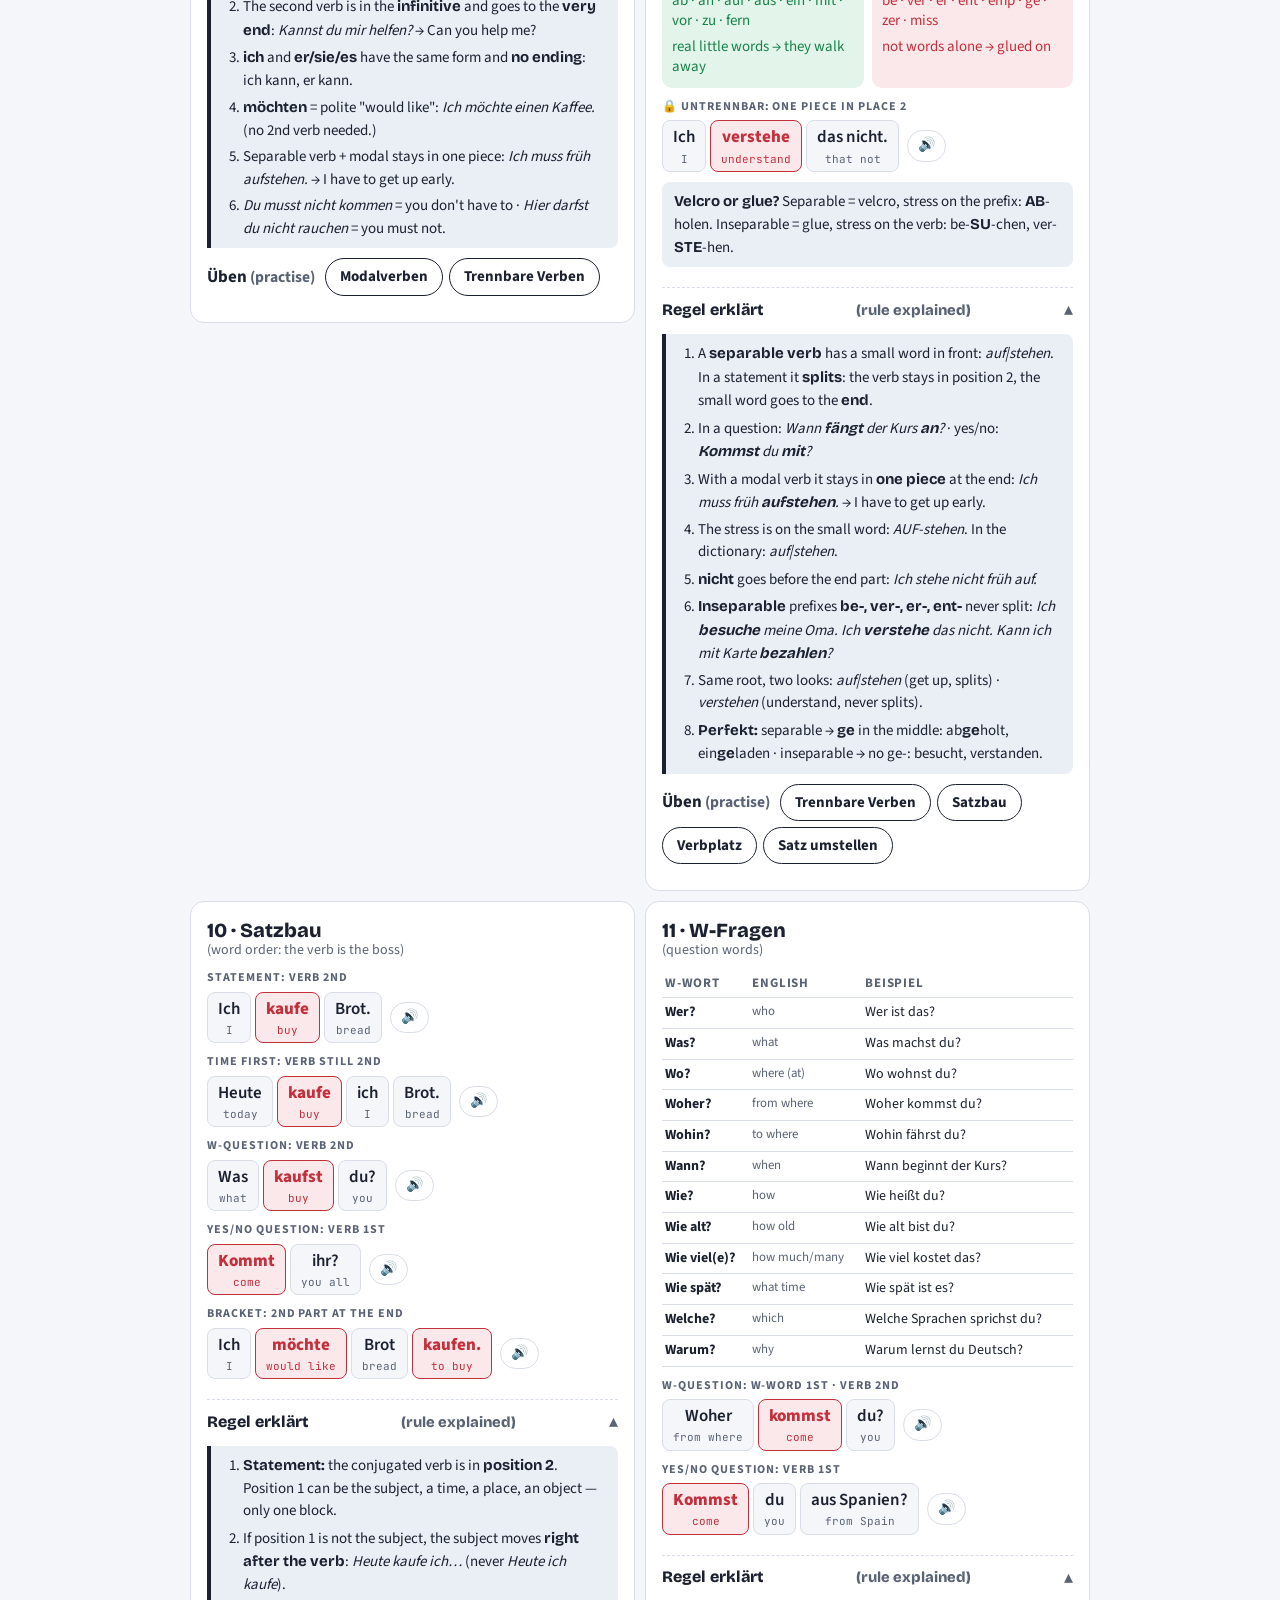
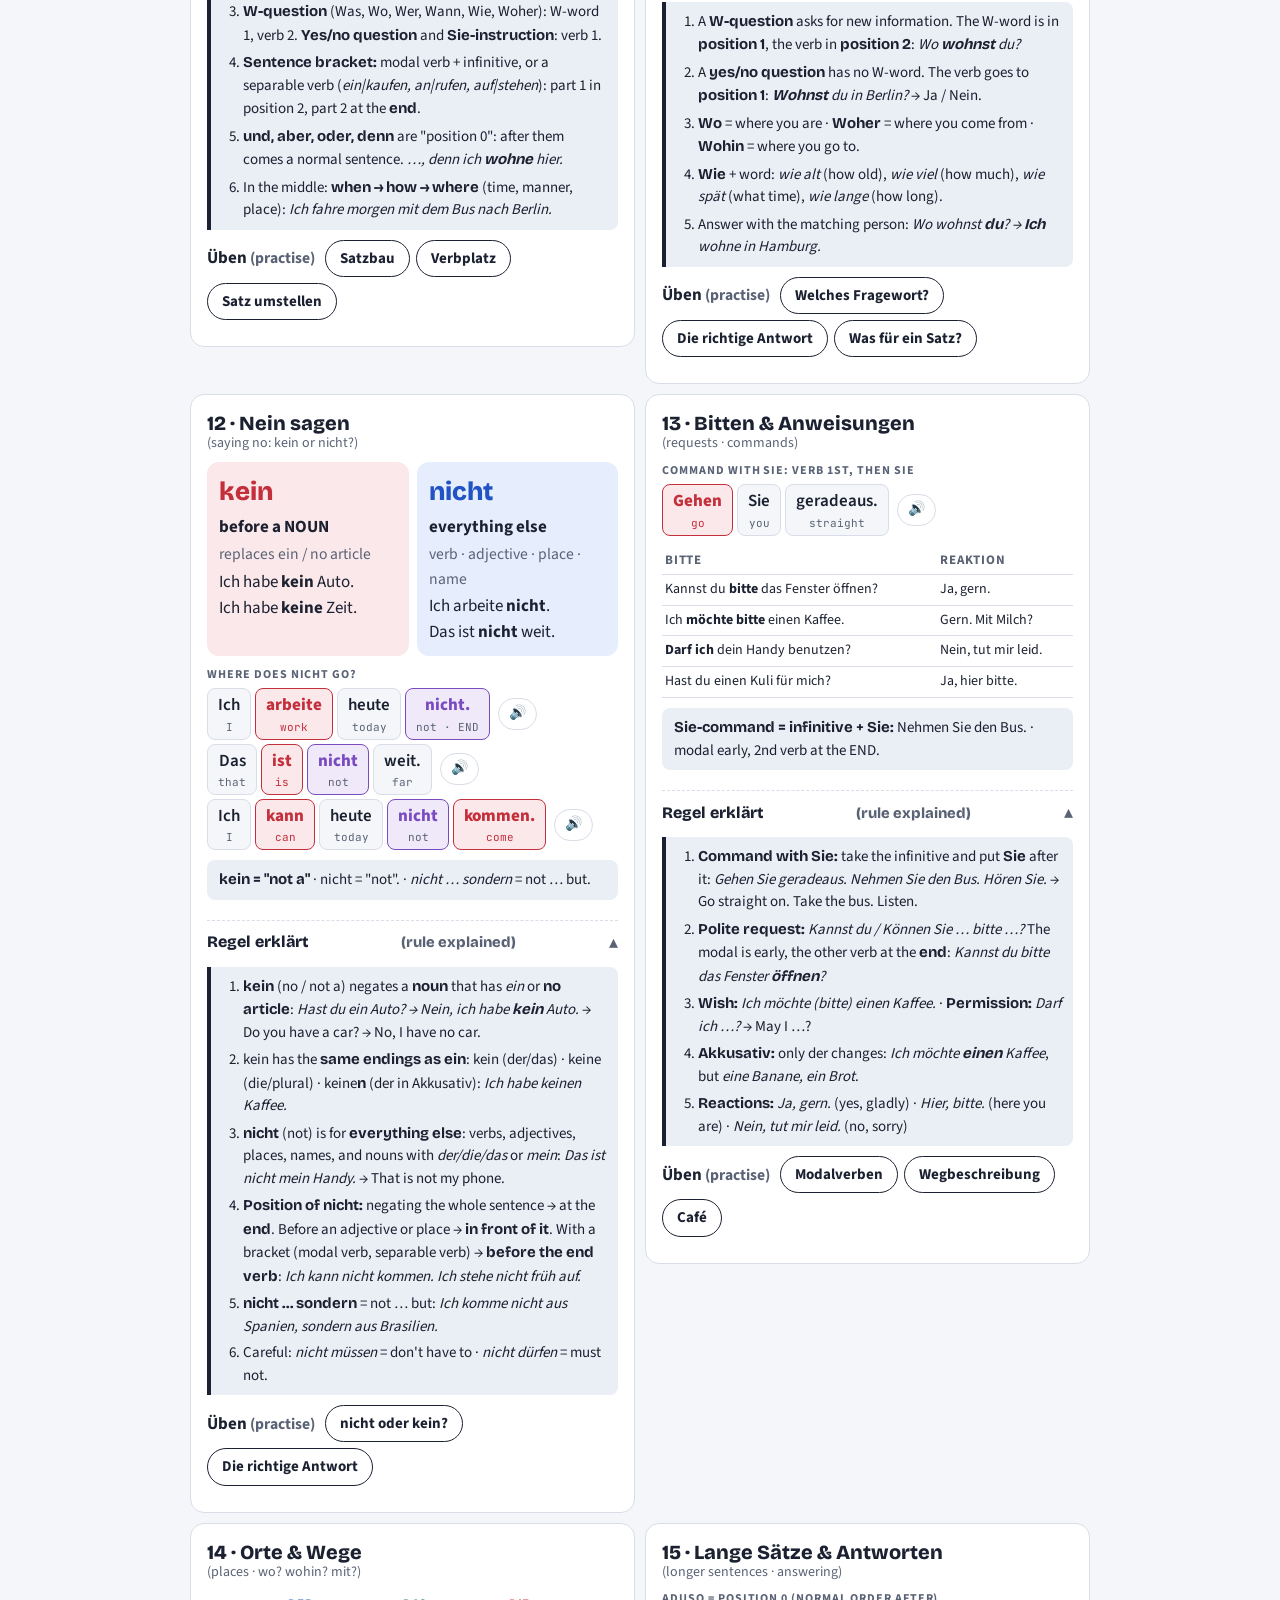
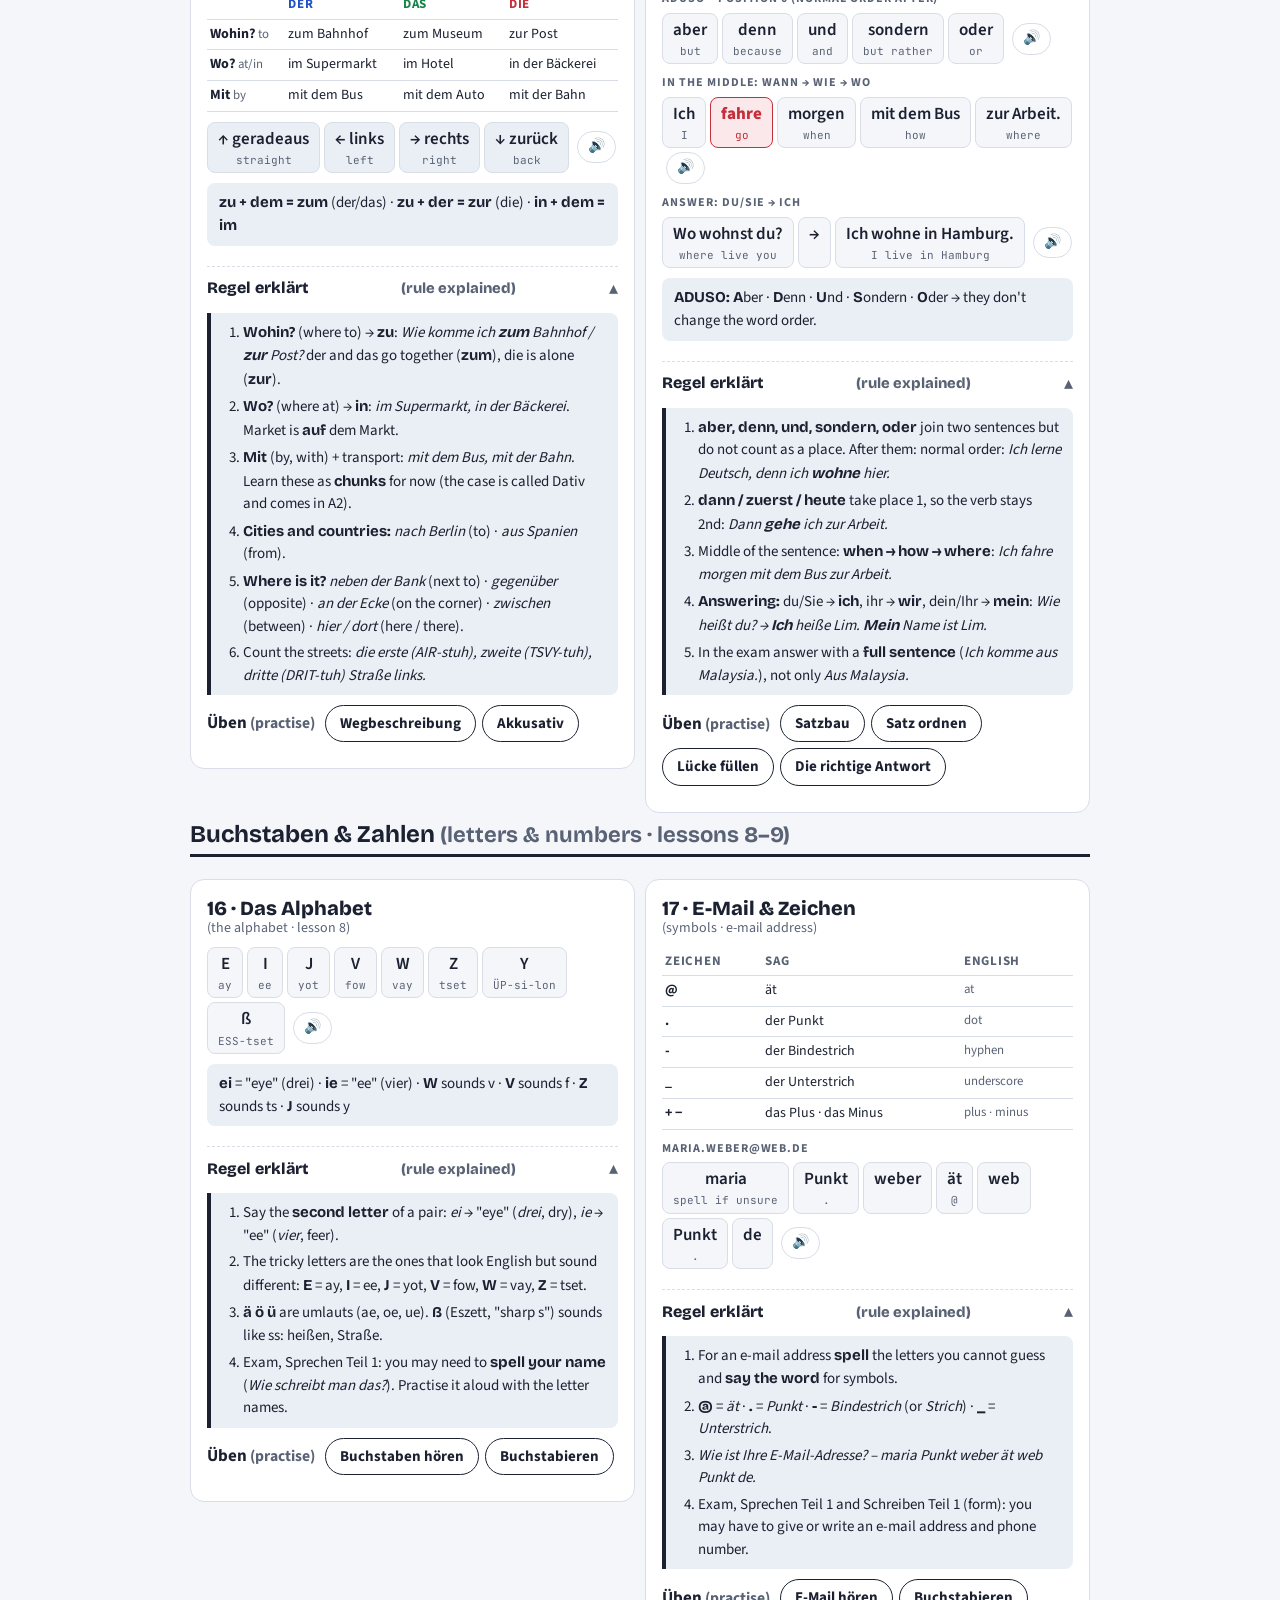
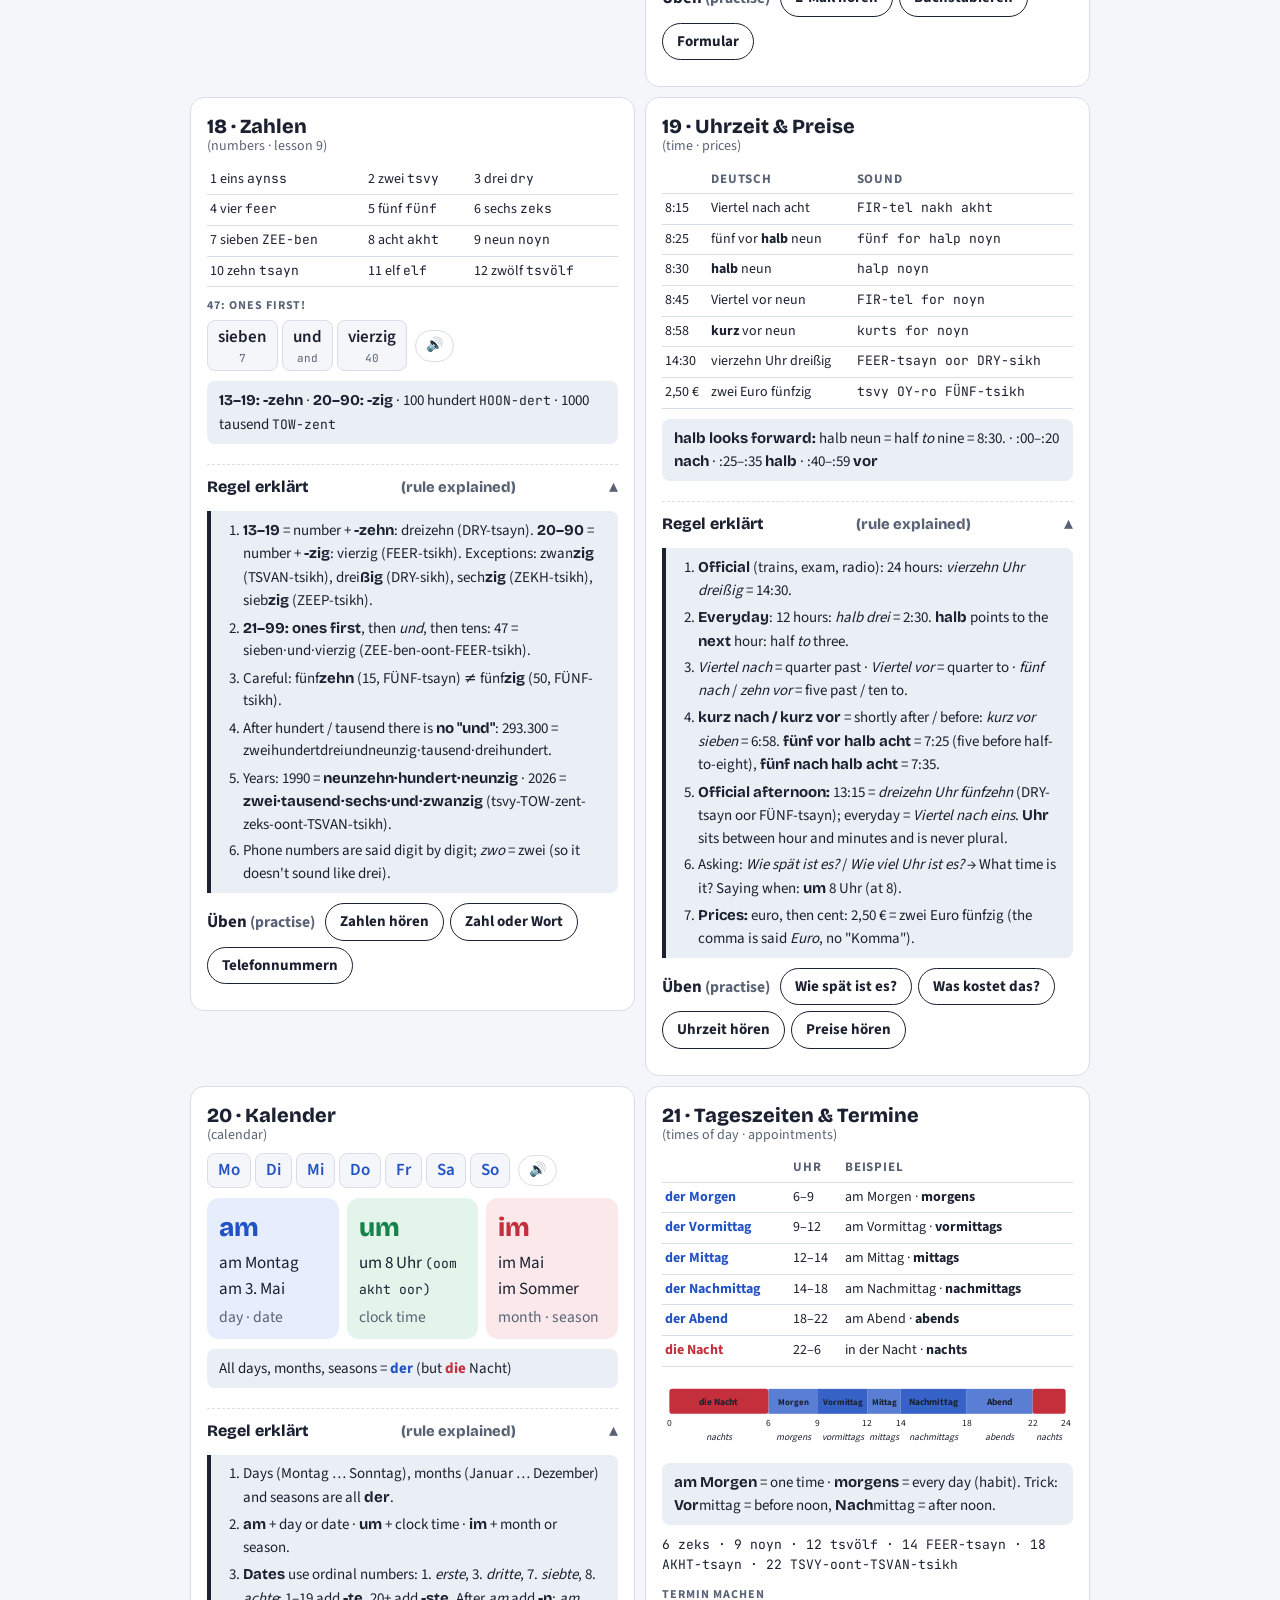
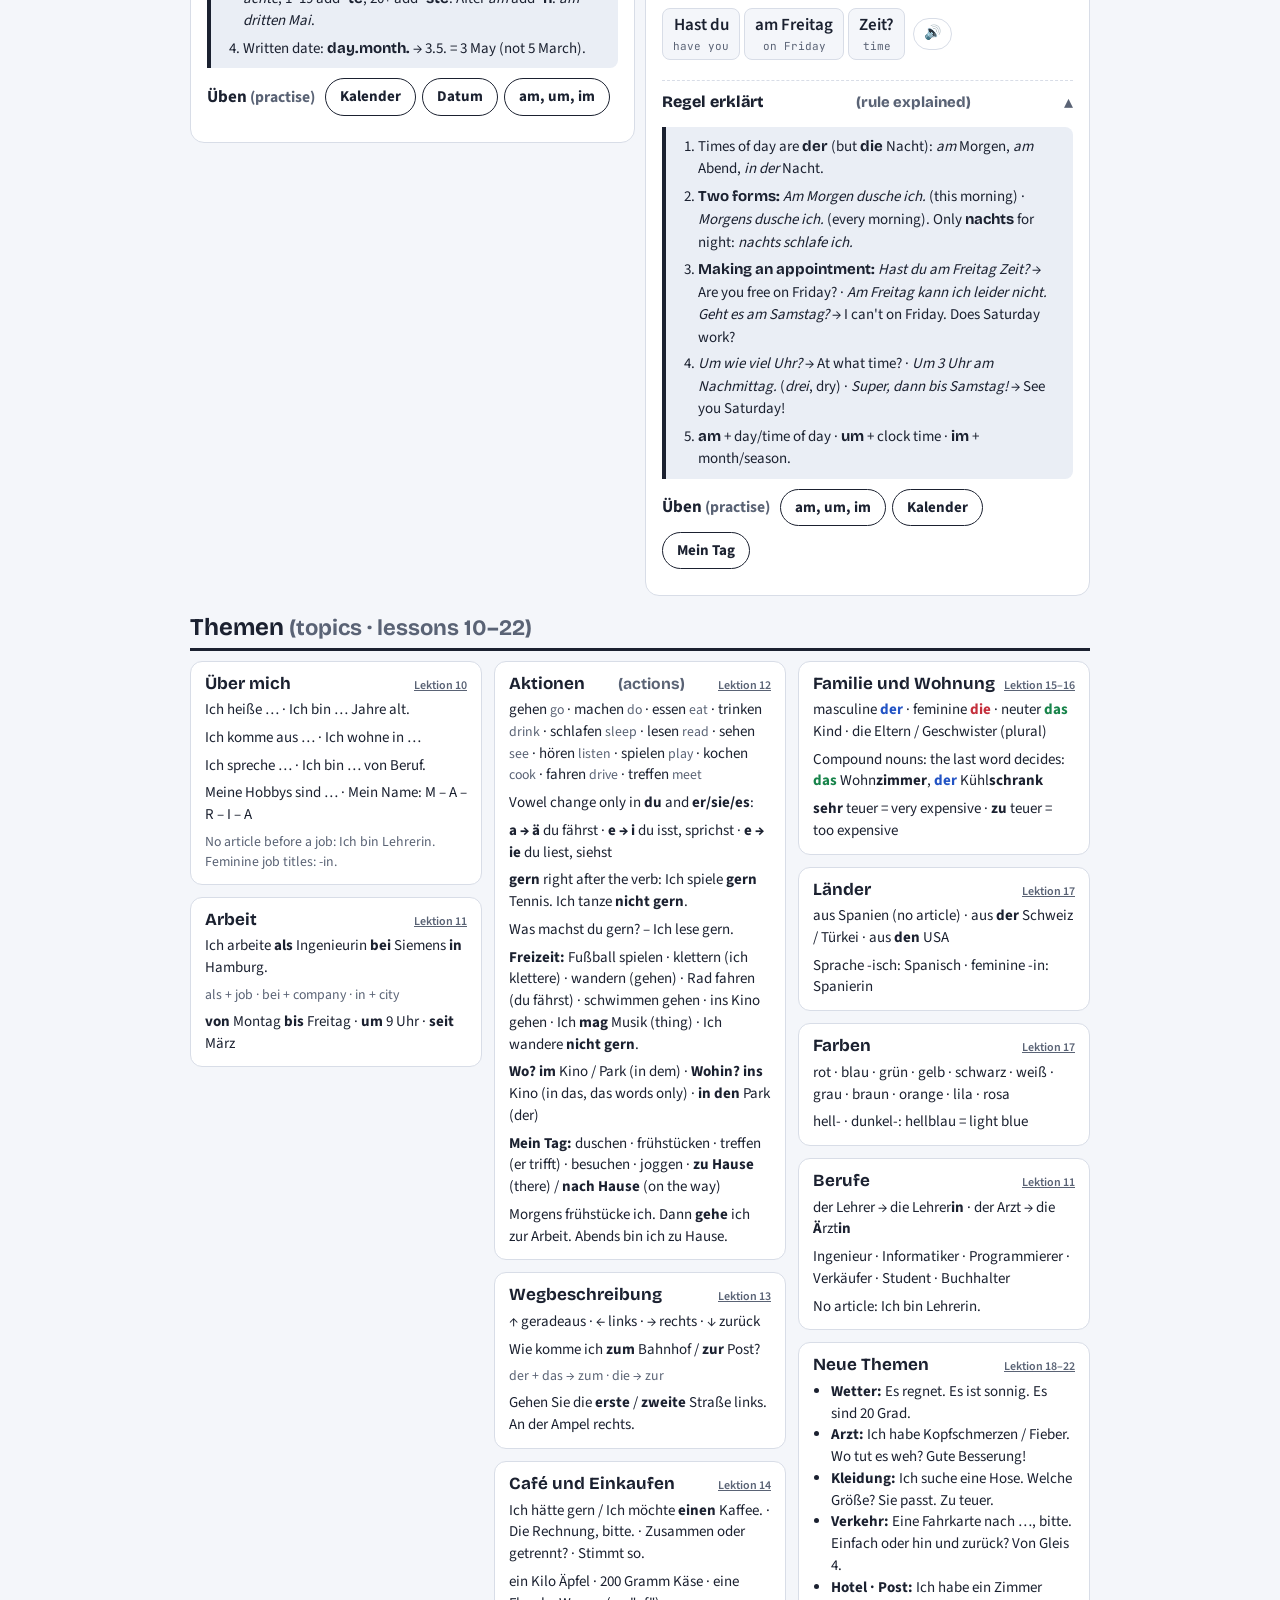
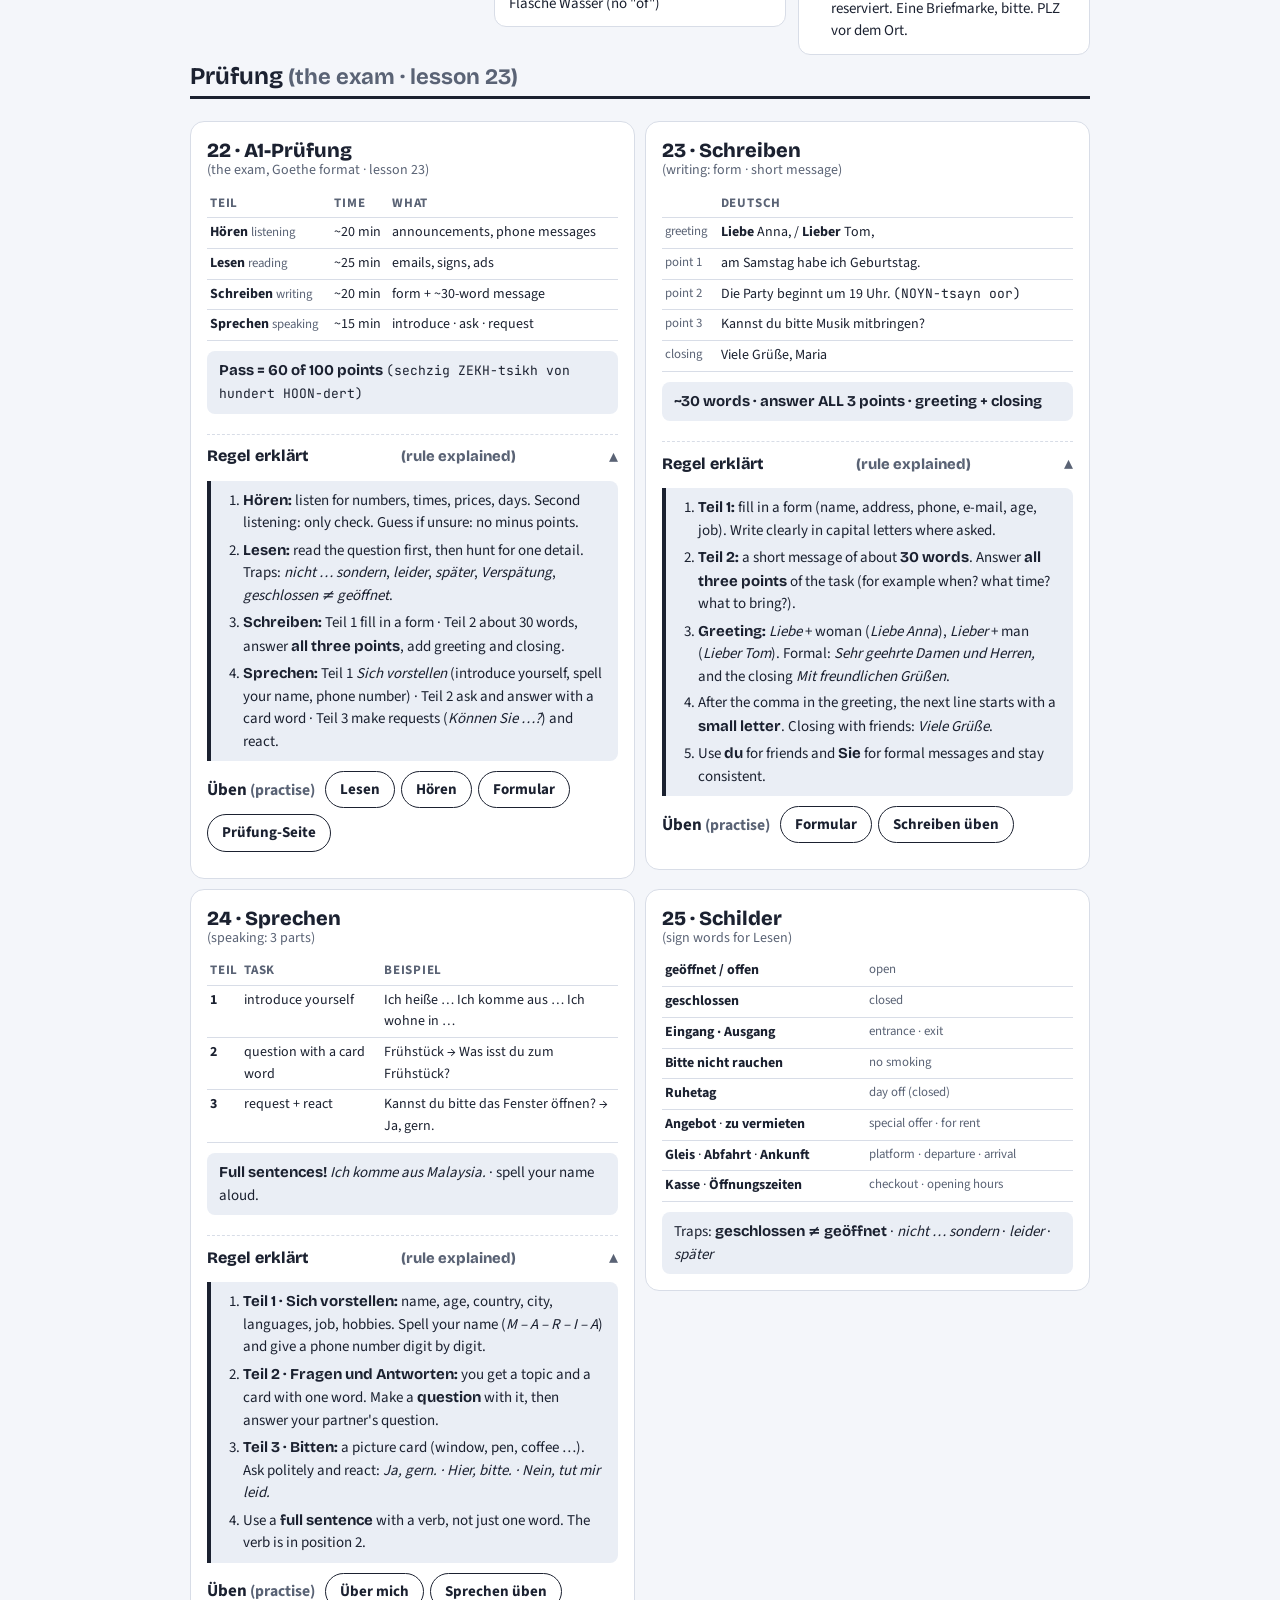
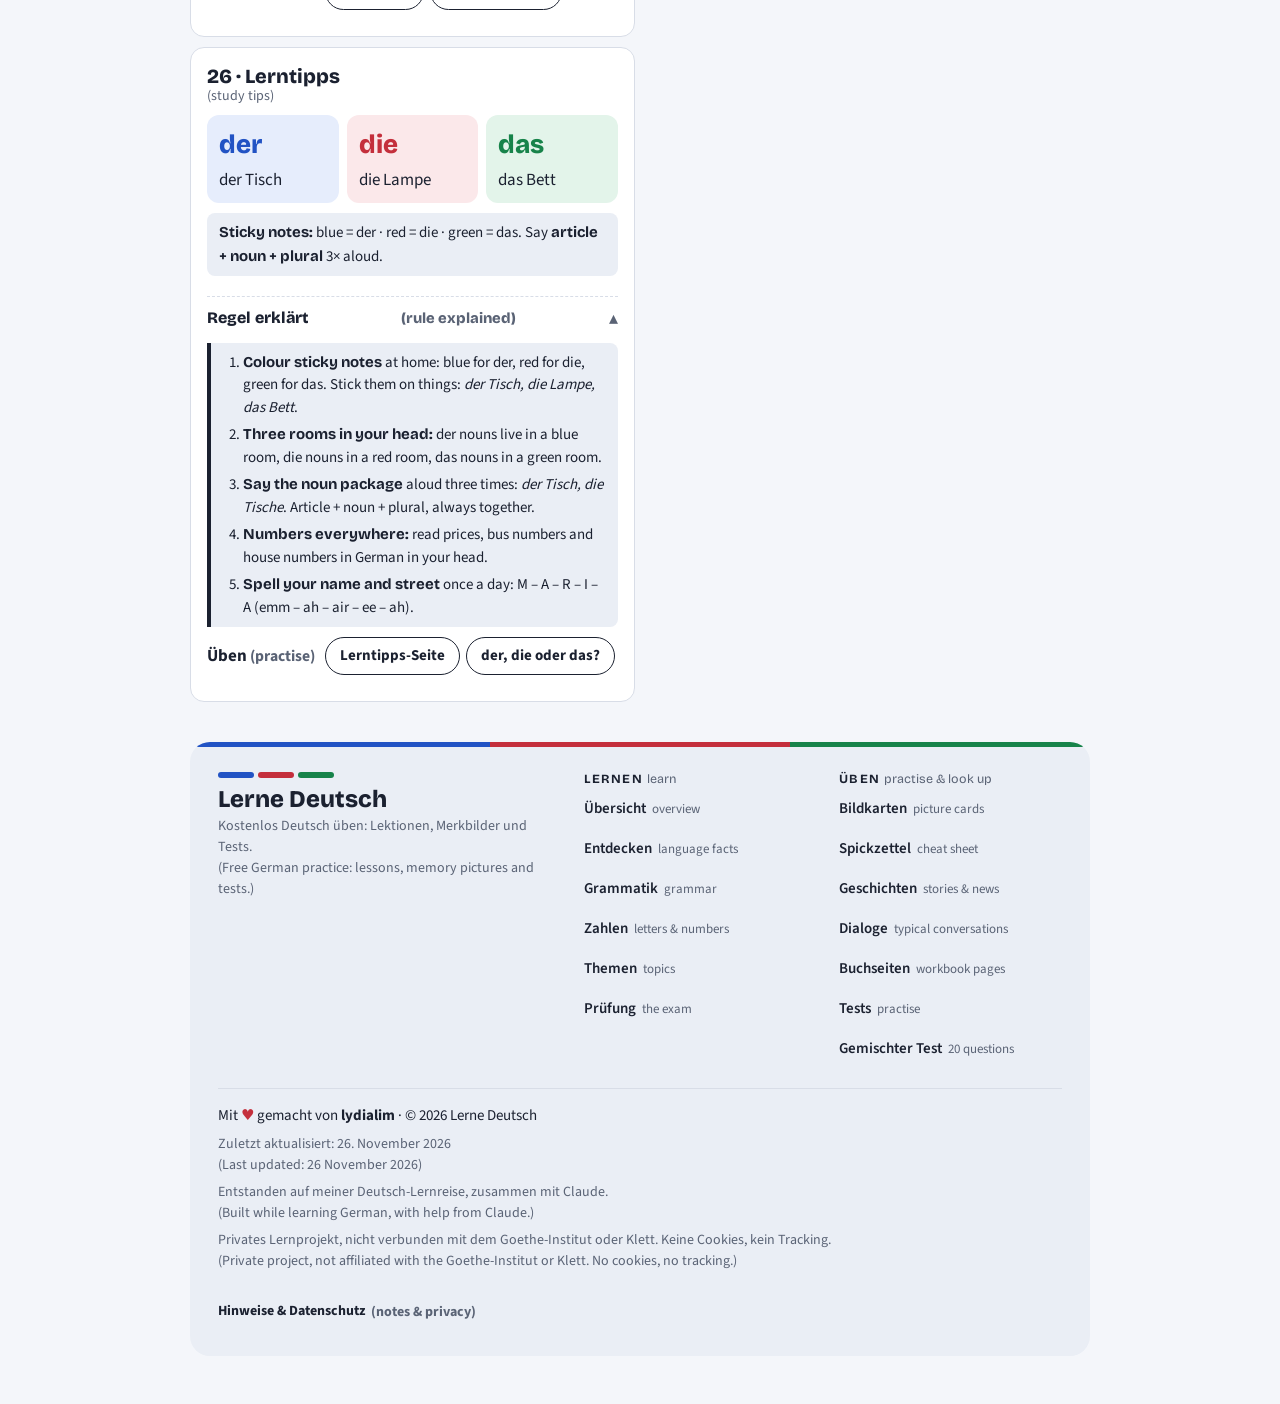
<file: a1/spickzettel.html>
<!doctype html>
<html lang="de">
<head>
<meta charset="utf-8">
<meta name="viewport" content="width=device-width, initial-scale=1, viewport-fit=cover">
<meta name="claude:viewport-fit-sides" content="cover">
<title>Spickzettel · Deutsch A1</title>
<meta name="description" content="German A1 cheat sheet.">
<link rel="stylesheet" href="../assets/css/style.css?v=202611261357">
</head>
<body>
<div class="wrap">
<header id="site-header"></header>
<main>
<div class="cheathead"><h2>Spickzettel <span class="en">(cheat sheet)</span></h2><p class="lead">One picture per lesson. Tap <b>Regel erklärt</b> in a card for the rule and practice.</p></div>
<nav class="jump" aria-label="Categories"><a href="#sec-a">Grammatik</a><a href="#sec-b">Buchstaben &amp; Zahlen</a><a href="#sec-c">Themen</a><a href="#sec-d">Prüfung</a></nav>
<div class="toolbar"><button type="button" id="toggle-rules" class="go">▾ Alle Regeln öffnen <span class="en">(open all rules)</span></button></div>
<section class="basics cat" id="sec-a">
<h2 class="cathead">Grammatik <span class="en">(grammar · lessons 1–7)</span></h2>
<div class="bgrid">

<div class="dia" id="p1"><div class="cap">1 · Wortarten <small>(word types)</small></div>
  <div class="train">
    <span class="car wt-p">Ich<small>I</small><small>Pronomen</small></span>
    <span class="car v">kaufe<small>buy</small><small>Verb</small></span>
    <span class="car wt-a">einen<small>a</small><small>Artikel</small></span>
    <span class="car wt-n">Salat.<small>salad</small><small>Nomen</small></span>
  </div>
  <div class="train"><span class="car wt-x">gut<small>good</small></span><span class="car wt-x">heute<small>today</small></span><span class="car wt-x">in<small>in</small></span><span class="car wt-x">und<small>and</small></span></div>
  <p class="trick"><b>Nomen = Großbuchstabe</b> · also: Adjektiv · Adverb · Präposition · Konjunktion</p>
  <details class="pr"><summary>Regel erklärt <span class="en">(rule explained)</span></summary>
<div class="rule"><ol>
<li>Every sentence needs a <b>subject</b> (who) and a <b>verb</b> (action): <i>Ich wohne.</i> → I live.</li>
<li>A <b>noun</b> almost always has an <b>article</b> in front: <i>ein Salat</i> → a salad. The article shows the <b>gender</b> (picture 2) and the <b>case</b> (picture 5).</li>
<li>A <b>pronoun</b> replaces "article + noun": <i>Der Mann kauft → <b>Er</b> kauft.</i> → The man buys → He buys.</li>
<li>Inside a sentence, nouns (and names, and the formal Sie / Ihr) have a capital letter. That's how you spot them.</li>
<li>More types: <b>Adjektiv</b> (gut, groß) · <b>Adverb</b> (heute, gern) · <b>Präposition</b> (in, mit, zu) · <b>Konjunktion</b> (und, aber, denn).</li>
</ol></div>
<p class="practice"><span>Üben <span class="en">(practise)</span></span><a class="go" href="tests.html#wortart">Wortarten</a></p>
  </details>
</div>

<div class="dia" id="p2"><div class="cap">2 · der · die · das <small>(learn the noun WITH its article)</small></div>
  <div class="g4">
    <div class="gcard m"><span class="big der">der</span><b>Mann</b><span class="en">-er, -ling, days, months</span></div>
    <div class="gcard f"><span class="big die">die</span><b>Frau</b><span class="en">-e, -ung, -heit, -keit, -ion, -in</span></div>
    <div class="gcard n"><span class="big das">das</span><b>Kind</b><span class="en">-chen, -lein, -um</span></div>
    <div class="gcard p"><span class="big plc">die</span><b>Kinder</b><span class="en">every plural</span></div>
  </div>
  <p class="trick">Compound = last word: <span class="der">der</span> Apfel<span class="der">kuchen</span>.</p>
  <details class="pr"><summary>Regel erklärt <span class="en">(rule explained)</span></summary>
<div class="rule"><ol>
<li>Every German noun is <b>masculine (der)</b>, <b>feminine (die)</b> or <b>neuter (das)</b>. Grammar gender ≠ real gender: <i>das Mädchen</i> (girl) is neuter because of -chen. For things there is often no logic: der Tisch, die Lampe, das Bett.</li>
<li>So always learn <b>article + noun + plural</b> together: <i>der Salat, die Salate</i>.</li>
<li>In the <b>plural</b> every noun takes <b>die</b>: <i>der Apfel → die Äpfel</i> → the apple → the apples.</li>
<li>The endings in the boxes are strong hints: <i>-ung</i> is always die, <i>-chen</i> always das.</li>
</ol></div>
<p class="practice"><span>Üben <span class="en">(practise)</span></span><a class="go" href="tests.html#artikel">der, die oder das?</a><a class="go" href="tests.html#plural">Plural</a></p>
  </details>
</div>

<div class="dia" id="p3"><div class="cap">3 · Artikel <small>(the · a · no · my)</small></div>
  <div class="tablebox"><table class="mini">
    <thead><tr><th></th><th>the</th><th>a</th><th>no</th><th>my</th></tr></thead>
    <tbody>
      <tr><td class="der">der</td><td>der</td><td>ein</td><td>kein</td><td>mein</td></tr>
      <tr><td class="das">das</td><td>das</td><td>ein</td><td>kein</td><td>mein</td></tr>
      <tr><td class="die">die</td><td>die</td><td>ein<b>e</b></td><td>kein<b>e</b></td><td>mein<b>e</b></td></tr>
      <tr><td class="plc">Pl.</td><td>die</td><td>–</td><td>kein<b>e</b></td><td>mein<b>e</b></td></tr>
    </tbody>
  </table></div>
  <p class="trick">Feminine + plural get <b>-e</b>.</p>
  <details class="pr"><summary>Regel erklärt <span class="en">(rule explained)</span></summary>
<div class="rule"><ol>
<li><b>der/die/das</b> (the) = a <b>known</b>, specific thing: <i>Der Kaffee ist gut.</i> → The coffee is good.</li>
<li><b>ein/eine</b> (a) = <b>new</b> or any one thing: <i>Ich möchte einen Kaffee.</i> → I would like a coffee.</li>
<li><b>kein/keine</b> (no, not a) = the "no" of <i>ein</i>: <i>Das ist kein Tee.</i> → That is no tea. Use <b>nicht</b> for verbs and adjectives: <i>Ich komme nicht.</i></li>
<li><b>mein/dein …</b> (my/your …) = who owns it. Same endings as <i>ein</i>.</li>
<li>With <b>no article</b>: amounts in general, jobs, languages: <i>Ich trinke Wasser. Ich bin Lehrerin.</i></li>
</ol></div>
<p class="practice"><span>Üben <span class="en">(practise)</span></span><a class="go" href="tests.html#ein">ein, eine oder nichts?</a><a class="go" href="tests.html#possessiv">mein, dein, sein</a></p>
  </details>
</div>

<div class="dia" id="s-plural"><div class="cap">4 · Plural <small>(one → many · lesson 4)</small></div>
  <div class="tablebox"><table class="mini"><thead><tr><th>Ending</th><th>Typical</th><th>Example</th></tr></thead><tbody>
<tr><td><b>-n / -en</b></td><td class="die">die-words</td><td>Lampe → Lampe<b>n</b></td></tr>
<tr><td><b>-nen</b></td><td class="die">-in</td><td>Freundin → Freundin<b>nen</b></td></tr>
<tr><td><b>-e / ¨e</b></td><td class="der">der-words</td><td>Tisch → Tisch<b>e</b> · Stuhl → St<b>ü</b>hl<b>e</b></td></tr>
<tr><td><b>-er / ¨er</b></td><td class="das">das-words</td><td>Kind → Kind<b>er</b> · Buch → B<b>ü</b>ch<b>er</b></td></tr>
<tr><td><b>-s</b></td><td>loan words</td><td>Handy → Handy<b>s</b></td></tr>
<tr><td><b>– / ¨</b></td><td>-er, -el, -chen</td><td>Computer · Apfel → <b>Ä</b>pfel</td></tr>
</tbody></table></div>
  <p class="trick"><b>Plural article = always <span class="plc">die</span></b> · learn it with the noun: <i>der Tisch, -e</i></p>
  <details class="pr"><summary>Regel erklärt <span class="en">(rule explained)</span></summary>
<div class="rule"><ol>
<li>There is <b>no single rule</b> for the plural. Learn the plural together with the noun (dictionary: <i>Tisch, der, -e</i>).</li>
<li>¨ means the vowel gets an <b>umlaut</b>: a → ä, o → ö, u → ü.</li>
<li>The article in the plural is <b>die</b> for every gender: <i>der Tisch, das Buch, die Lampe → <b>die</b> Tische, Bücher, Lampen</i>.</li>
<li>No plural article for "a": <i>ein Kind → Kinder</i> (no article), <i>kein Kind → keine Kinder</i>.</li>
<li>Most <i>die</i>-words add <b>-n/-en</b>; many <i>der</i>-words add <b>-e</b>; many <i>das</i>-words add <b>-er</b>.</li>
</ol></div>
<p class="practice"><span>Üben <span class="en">(practise)</span></span><a class="go" href="tests.html#plural">Plural</a></p>
  </details>
</div>

<div class="dia kasus" id="kasus"><div class="cap">5 · Nominativ &amp; Akkusativ <small>(who does it · what gets it)</small></div>
  <svg viewBox="0 0 560 230" role="img" aria-label="Der Mann kauft den Salat: der Mann is Nominativ, kauft is the verb, den Salat is Akkusativ">
    <text x="280" y="18" text-anchor="middle" class="mut" font-size="16">Who does it? → the action → what gets it?</text>
    <rect x="10" y="34" width="170" height="74" rx="12" class="bder"/>
    <text x="95" y="62" text-anchor="middle" font-size="20" font-weight="800">Der Mann</text>
    <text x="95" y="82" text-anchor="middle" class="mut" font-size="15">the man</text>
    <text x="95" y="100" text-anchor="middle" font-size="15" font-weight="800">NOMINATIV</text>
    <rect x="215" y="40" width="130" height="62" rx="12" class="bdie"/>
    <text x="280" y="70" text-anchor="middle" font-size="20" font-weight="800">kauft</text>
    <text x="280" y="90" text-anchor="middle" class="mut" font-size="15">buys · Verb</text>
    <rect x="380" y="34" width="170" height="74" rx="12" class="bder" stroke-dasharray="6 4"/>
    <text x="465" y="62" text-anchor="middle" font-size="20" font-weight="800">de<tspan class="filldie">n</tspan> Salat</text>
    <text x="465" y="82" text-anchor="middle" class="mut" font-size="15">the salad</text>
    <text x="465" y="100" text-anchor="middle" font-size="15" font-weight="800">AKKUSATIV</text>
    <path d="M180 71 H210" class="arr"/><path d="M210 66 L216 71 L210 76 Z" class="head"/>
    <path d="M345 71 H375" class="arr"/><path d="M375 66 L381 71 L375 76 Z" class="head"/>
    <text x="95" y="134" text-anchor="middle" font-size="16" font-weight="700">Wer? (who) = doer</text>
    <text x="465" y="134" text-anchor="middle" font-size="16" font-weight="700">Wen? Was? = target</text>
    <line x1="10" y1="152" x2="550" y2="152" class="arr" stroke-dasharray="3 4"/>
    <text x="280" y="176" text-anchor="middle" font-size="16" font-weight="700">sein (to be) = no target → both Nominativ</text>
    <rect x="60" y="188" width="140" height="34" rx="9" class="bder"/><text x="130" y="210" text-anchor="middle" font-size="16" font-weight="700">Das</text>
    <text x="230" y="210" text-anchor="middle" font-size="16" font-weight="700">ist</text>
    <rect x="260" y="188" width="240" height="34" rx="9" class="bder"/><text x="380" y="210" text-anchor="middle" font-size="16" font-weight="700">der Salat. (not den!)</text>
  </svg>
  <div class="tablebox"><table class="mini">
    <thead><tr><th></th><th class="der">der</th><th class="die">die</th><th class="das">das</th><th class="plc">Pl.</th></tr></thead>
    <tbody>
      <tr><td><b>Nom.</b> <span class="en">Wer?</span></td><td class="der">der</td><td>die</td><td>das</td><td>die</td></tr>
      <tr><td><b>Akk.</b> <span class="en">Wen/Was?</span></td><td class="der"><b>den</b></td><td>die</td><td>das</td><td>die</td></tr>
      <tr><td><b>Nom.</b> ein</td><td class="der">ein</td><td>eine</td><td>ein</td><td>–</td></tr>
      <tr><td><b>Akk.</b> ein</td><td class="der"><b>einen</b></td><td>eine</td><td>ein</td><td>–</td></tr>
    </tbody>
  </table></div>
  <p class="trick"><b>Only der → den / einen.</b> Ich kaufe <b>den</b> Salat. · After <i>sein</i>: always Nom.</p>
  <details class="pr"><summary>Regel erklärt <span class="en">(rule explained)</span></summary>
<div class="rule"><ol>
<li>The <b>case</b> (Fall) shows the <b>job</b> of a noun in the sentence. A1 has two: Nominativ and Akkusativ. (Dativ comes later; for now learn <i>im Supermarkt, mit dem Bus</i> as chunks.)</li>
<li><b>Nominativ</b> = the subject, the one doing the action. It goes with the verb ending: <i><b>Der Mann</b> kauft.</i></li>
<li><b>Akkusativ</b> = the direct object, the thing the action goes to: <i>Ich kaufe <b>den Salat</b>.</i> → I buy the salad.</li>
<li>The word order can change, the case can't: <i><b>Den</b> Salat kauft <b>der</b> Mann.</i> still means "The man buys the salad". The article tells you who does what.</li>
</ol></div>
  <div class="legend"><b>In 3 Schritten <span class="en">(in 3 steps)</span>:</b></div>
  <ol class="steps">
    <li>Find the <b>verb</b>. Is it <b>sein</b> (ist, bin, sind) or <b>heißen</b>? → everything stays <b>Nominativ</b>. Stop.</li>
    <li>Ask <b>Wer?</b> (who does it?) → that is the <b>Nominativ</b>. Ask <b>Was? / Wen?</b> (what / whom does he do it to?) → that is the <b>Akkusativ</b>.</li>
    <li>Is the Akkusativ noun <span class="der">der</span>? → add an <b>n</b>: de<b>n</b>, eine<b>n</b>, keine<b>n</b>, meine<b>n</b>. <span class="die">die</span>, <span class="das">das</span> and plural: <b>no change</b>.</li>
  </ol>
  <p class="trick"><b>Vom Arbeitsbuch (from the workbook):</b> Leon macht <b>den</b> Salat. · Emma macht <b>den</b> Apfelkuchen. · Moritz kauft <b>das</b> Fleisch. · Ich kaufe <b>die</b> Würstchen. · Vielleicht <b>einen</b> Kuchen? <span class="en">(maybe a cake?)</span> · Es gibt <b>keinen</b> Kaffee. <span class="en">(there is no coffee)</span></p>
<p class="practice"><span>Üben <span class="en">(practise)</span></span><a class="go" href="tests.html#akkusativ">einen, eine, ein · den, die, das</a></p>
  </details>
</div>

<div class="dia" id="p5"><div class="cap">6 · Pronomen <small>(I · me)</small></div>
  <div class="tablebox"><table class="mini">
    <thead><tr><th>Nom.</th><th>Akk.</th><th>mein …</th><th class="en">English</th></tr></thead>
    <tbody>
      <tr><td>ich</td><td><b>mich</b></td><td>mein</td><td class="en">I · me · my</td></tr>
      <tr><td>du</td><td><b>dich</b></td><td>dein</td><td class="en">you · you · your</td></tr>
      <tr><td class="der">er</td><td class="der"><b>ihn</b></td><td>sein</td><td class="en">he · him · his</td></tr>
      <tr><td class="die">sie</td><td class="die">sie</td><td>ihr</td><td class="en">she · her · her</td></tr>
      <tr><td class="das">es</td><td class="das">es</td><td>sein</td><td class="en">it · it · its</td></tr>
      <tr><td>wir</td><td><b>uns</b></td><td>unser</td><td class="en">we · us · our</td></tr>
      <tr><td>ihr</td><td><b>euch</b></td><td>euer</td><td class="en">you all</td></tr>
      <tr><td>sie/Sie</td><td>sie/Sie</td><td>ihr/Ihr</td><td class="en">they · you (formal)</td></tr>
    </tbody>
  </table></div>
  <details class="pr"><summary>Regel erklärt <span class="en">(rule explained)</span></summary>
<div class="rule"><ol>
<li>Column 1 (<b>Nominativ</b>) = subject: <i><b>Ich</b> rufe dich an.</i> → I call you.</li>
<li>Column 2 (<b>Akkusativ</b>) = object after an Akkusativ verb: <i>Ich liebe <b>dich</b>. Ich sehe <b>ihn</b>.</i> → I love you. I see him.</li>
<li>Column 3 (<b>possessive</b>) = whose. It takes the <i>ein</i> endings: <i>mein Bruder, mein<b>e</b> Schwester, mein<b>en</b> Bruder</i> (Akk).</li>
<li><b>sie</b> has three meanings: <i>sie kommt</i> = she · <i>sie kommen</i> = they · <i><b>S</b>ie kommen</i> = you (formal). Look at the verb ending and capital S.</li>
</ol></div>
  </details>
</div>

<div class="dia" id="p6"><div class="cap">7 · Verben <small>(verbs)</small></div>
  <div class="tablebox"><table class="mini">
    <thead><tr><th></th><th>wohnen</th><th>sein</th><th>haben</th></tr></thead>
    <tbody>
      <tr><td>ich</td><td>wohn<b>e</b></td><td>bin</td><td>habe</td></tr>
      <tr><td>du</td><td>wohn<b>st</b></td><td>bist</td><td>hast</td></tr>
      <tr><td>er/sie/es</td><td>wohn<b>t</b></td><td>ist</td><td>hat</td></tr>
      <tr><td>wir</td><td>wohn<b>en</b></td><td>sind</td><td>haben</td></tr>
      <tr><td>ihr</td><td>wohn<b>t</b></td><td>seid</td><td>habt</td></tr>
      <tr><td>sie/Sie</td><td>wohn<b>en</b></td><td>sind</td><td>haben</td></tr>
    </tbody>
  </table></div>
  <p class="trick"><b>e – st – t – en – t – en</b> · <b>du</b> = friends · <b>Sie</b> = formal (verb like wir) · ich <b>war</b> / <b>hatte</b> = I was / had · vowel change (du, er only): fährt · isst · liest → see <a href="#sec-c">Aktionen</a></p>
  <details class="pr"><summary>Regel erklärt <span class="en">(rule explained)</span></summary>
<div class="rule"><ol>
<li>The <b>infinitive</b> (dictionary form) ends in <b>-en</b>: <i>wohnen</i> → to live.</li>
<li>Cut off <b>-en</b> → the <b>stem</b> <i>wohn-</i>. Add the ending for the person: <i>ich wohn<b>e</b>, du wohn<b>st</b></i>.</li>
<li>Stem ends in <b>-t/-d</b> → add an extra <b>e</b>: <i>du arbeit<b>e</b>st, er arbeit<b>e</b>t</i>.</li>
<li>Stem ends in <b>-s/-ß/-z</b> → du only gets <b>-t</b>: <i>du heißt, du tanzt</i>.</li>
<li><b>sein</b> and <b>haben</b> are irregular: learn them by heart. Modal verbs (<i>können, möchten, müssen</i>) have no ending for ich/er: <i>ich kann, er kann</i>.</li>
<li><b>du or Sie?</b> du = friends, family, children · Sie = strangers, the examiner, letters (capital S). Sie uses the same verb form as wir.</li>
<li><b>Past:</b> ich/er <b>war</b>, <b>hatte</b> · du <b>warst</b>, <b>hattest</b> · wir/sie <b>waren</b>, <b>hatten</b> · ihr <b>wart</b>, <b>hattet</b>. <i>Gestern war ich krank.</i> → Yesterday I was ill.</li>
</ol></div>
<p class="practice"><span>Üben <span class="en">(practise)</span></span><a class="go" href="tests.html#verbform">Verbform</a><a class="go" href="tests.html#dusie">du oder Sie?</a><a class="go" href="tests.html#warHatte">war · hatte</a></p>
  </details>
</div>

<div class="dia" id="s-modal"><div class="cap">8 · Modalverben <small>(can · must · want · may · would like)</small></div>
  <div class="tablebox"><table class="mini tiny"><thead><tr><th></th><th>ich · er</th><th>du</th><th>wir · Sie</th><th>ihr</th></tr></thead><tbody>
<tr><td><b>können</b> <span class="en">can</span></td><td>kann</td><td>kannst</td><td>können</td><td>könnt</td></tr>
<tr><td><b>müssen</b> <span class="en">must</span></td><td>muss</td><td>musst</td><td>müssen</td><td>müsst</td></tr>
<tr><td><b>wollen</b> <span class="en">want</span></td><td>will</td><td>willst</td><td>wollen</td><td>wollt</td></tr>
<tr><td><b>dürfen</b> <span class="en">may</span></td><td>darf</td><td>darfst</td><td>dürfen</td><td>dürft</td></tr>
<tr><td><b>möchten</b> <span class="en">would like</span></td><td>möchte</td><td>möchtest</td><td>möchten</td><td>möchtet</td></tr>
</tbody></table></div>
  <div class="trainrow"><span class="lbl">Bracket: modal 2nd · other verb at the END</span><div class="train"><span class="car">Ich<small>I</small></span><span class="car v">kann<small>can</small></span><span class="car">gut<small>well</small></span><span class="car v">kochen.<small>to cook</small></span></div></div>
  <p class="trick"><b>ich = er/sie/es</b>: no ending. · nicht müssen = don't have to · nicht dürfen = must not</p>
  <details class="pr"><summary>Regel erklärt <span class="en">(rule explained)</span></summary>
<div class="rule"><ol>
<li>A <b>modal verb</b> says <i>can / must / want / may / would like</i>. It stands in <b>position 2</b>.</li>
<li>The second verb is in the <b>infinitive</b> and goes to the <b>very end</b>: <i>Kannst du mir helfen?</i> → Can you help me?</li>
<li><b>ich</b> and <b>er/sie/es</b> have the same form and <b>no ending</b>: ich kann, er kann.</li>
<li><b>möchten</b> = polite "would like": <i>Ich möchte einen Kaffee.</i> (no 2nd verb needed.)</li>
<li>Separable verb + modal stays in one piece: <i>Ich muss früh aufstehen.</i> → I have to get up early.</li>
<li><i>Du musst nicht kommen</i> = you don't have to · <i>Hier darfst du nicht rauchen</i> = you must not.</li>
</ol></div>
<p class="practice"><span>Üben <span class="en">(practise)</span></span><a class="go" href="tests.html#modal">Modalverben</a><a class="go" href="tests.html#trenn">Trennbare Verben</a></p>
  </details>
</div>

<div class="dia" id="s-trenn"><div class="cap">9 · Trennbare &amp; untrennbare Verben <small>(separable · inseparable verbs)</small></div>
  <div class="trainrow"><span class="lbl">Part 1 in place 2 · small word jumps to the END</span><div class="train"><span class="car">Ich<small>I</small></span><span class="car v">stehe<small>stand</small></span><span class="car">um 7 Uhr<small>at 7 · ZEE-ben</small></span><span class="car v">auf.<small>up</small></span></div></div>
  <div class="tablebox"><table class="mini"><thead><tr><th>Verb</th><th>English</th><th>Beispiel</th></tr></thead><tbody>
<tr><td><b>auf</b>|stehen</td><td class="en">get up</td><td>Ich stehe um 7 Uhr <b>auf</b>.</td></tr>
<tr><td><b>ein</b>|kaufen</td><td class="en">shop</td><td>Ich kaufe <b>ein</b>.</td></tr>
<tr><td><b>an</b>|rufen</td><td class="en">call</td><td>Ich rufe dich <b>an</b>.</td></tr>
<tr><td><b>an</b>|fangen</td><td class="en">start</td><td>Der Kurs fängt um 7:30 <b>an</b>.</td></tr>
<tr><td><b>fern</b>|sehen</td><td class="en">watch TV</td><td>Sie sieht <b>fern</b>.</td></tr>
<tr><td><b>mit</b>|kommen</td><td class="en">come along</td><td>Kommst du <b>mit</b>?</td></tr>
<tr><td><b>ab</b>|holen</td><td class="en">pick up</td><td>Ich hole dich um 8 <span class="pron">(akht)</span> <b>ab</b>.</td></tr>
<tr><td><b>ein</b>|laden</td><td class="en">invite</td><td>Er lädt mich <b>ein</b>. <span class="en">(a → ä)</span></td></tr>
<tr><td><b>mit</b>|bringen</td><td class="en">bring along</td><td>Bringst du Kuchen <b>mit</b>?</td></tr>
</tbody></table></div>
  <div class="sortcols two">
    <div style="background:var(--das-bg);color:var(--das)"><h4>✂️ trennbar</h4><span>ab · an · auf · aus · ein · mit · vor · zu · fern</span><span>real little words → they walk away</span></div>
    <div style="background:var(--die-bg);color:var(--die)"><h4>🔒 untrennbar</h4><span>be · ver · er · ent · emp · ge · zer · miss</span><span>not words alone → glued on</span></div>
  </div>
  <div class="trainrow"><span class="lbl">🔒 untrennbar: one piece in place 2</span><div class="train"><span class="car">Ich<small>I</small></span><span class="car v">verstehe<small>understand</small></span><span class="car">das nicht.<small>that not</small></span></div></div>
  <p class="trick"><b>Velcro or glue?</b> Separable = velcro, stress on the prefix: <b>AB</b>-holen. Inseparable = glue, stress on the verb: be-<b>SU</b>-chen, ver-<b>STE</b>-hen.</p>
  <details class="pr"><summary>Regel erklärt <span class="en">(rule explained)</span></summary>
<div class="rule"><ol>
<li>A <b>separable verb</b> has a small word in front: <i>auf|stehen</i>. In a statement it <b>splits</b>: the verb stays in position 2, the small word goes to the <b>end</b>.</li>
<li>In a question: <i>Wann <b>fängt</b> der Kurs <b>an</b>?</i> · yes/no: <i><b>Kommst</b> du <b>mit</b>?</i></li>
<li>With a modal verb it stays in <b>one piece</b> at the end: <i>Ich muss früh <b>aufstehen</b>.</i> → I have to get up early.</li>
<li>The stress is on the small word: <i>AUF-stehen</i>. In the dictionary: <i>auf|stehen</i>.</li>
<li><b>nicht</b> goes before the end part: <i>Ich stehe nicht früh auf.</i></li>
<li><b>Inseparable</b> prefixes <b>be-, ver-, er-, ent-</b> never split: <i>Ich <b>besuche</b> meine Oma. Ich <b>verstehe</b> das nicht. Kann ich mit Karte <b>bezahlen</b>?</i></li>
<li>Same root, two looks: <i>auf|stehen</i> (get up, splits) · <i>verstehen</i> (understand, never splits).</li>
<li><b>Perfekt:</b> separable → <b>ge</b> in the middle: ab<b>ge</b>holt, ein<b>ge</b>laden · inseparable → no ge-: besucht, verstanden.</li>
</ol></div>
<p class="practice"><span>Üben <span class="en">(practise)</span></span><a class="go" href="tests.html#trenn">Trennbare Verben</a><a class="go" href="tests.html#satzbau">Satzbau</a><a class="go" href="tests.html#verbplatz">Verbplatz</a><a class="go" href="tests.html#umstellen">Satz umstellen</a></p>
  </details>
</div>

<div class="dia" id="p7"><div class="cap">10 · Satzbau <small>(word order: the verb is the boss)</small></div>
  <div class="trainrow"><span class="lbl">Statement: verb 2nd</span><div class="train"><span class="car">Ich<small>I</small></span><span class="car v">kaufe<small>buy</small></span><span class="car">Brot.<small>bread</small></span></div></div>
  <div class="trainrow"><span class="lbl">Time first: verb still 2nd</span><div class="train"><span class="car">Heute<small>today</small></span><span class="car v">kaufe<small>buy</small></span><span class="car">ich<small>I</small></span><span class="car">Brot.<small>bread</small></span></div></div>
  <div class="trainrow"><span class="lbl">W-question: verb 2nd</span><div class="train"><span class="car">Was<small>what</small></span><span class="car v">kaufst<small>buy</small></span><span class="car">du?<small>you</small></span></div></div>
  <div class="trainrow"><span class="lbl">Yes/no question: verb 1st</span><div class="train"><span class="car v">Kommt<small>come</small></span><span class="car">ihr?<small>you all</small></span></div></div>
  <div class="trainrow"><span class="lbl">Bracket: 2nd part at the END</span><div class="train"><span class="car">Ich<small>I</small></span><span class="car v">möchte<small>would like</small></span><span class="car">Brot<small>bread</small></span><span class="car v">kaufen.<small>to buy</small></span></div></div>
  <details class="pr"><summary>Regel erklärt <span class="en">(rule explained)</span></summary>
<div class="rule"><ol>
<li><b>Statement:</b> the conjugated verb is in <b>position 2</b>. Position 1 can be the subject, a time, a place, an object — only one block.</li>
<li>If position 1 is not the subject, the subject moves <b>right after the verb</b>: <i>Heute kaufe ich…</i> (never <i>Heute ich kaufe</i>).</li>
<li><b>W-question</b> (Was, Wo, Wer, Wann, Wie, Woher): W-word 1, verb 2. <b>Yes/no question</b> and <b>Sie-instruction</b>: verb 1.</li>
<li><b>Sentence bracket:</b> modal verb + infinitive, or a separable verb (<i>ein|kaufen, an|rufen, auf|stehen</i>): part 1 in position 2, part 2 at the <b>end</b>.</li>
<li><b>und, aber, oder, denn</b> are "position 0": after them comes a normal sentence. <i>…, denn ich <b>wohne</b> hier.</i></li>
<li>In the middle: <b>when → how → where</b> (time, manner, place): <i>Ich fahre morgen mit dem Bus nach Berlin.</i></li>
</ol></div>
<p class="practice"><span>Üben <span class="en">(practise)</span></span><a class="go" href="tests.html#satzbau">Satzbau</a><a class="go" href="tests.html#verbplatz">Verbplatz</a><a class="go" href="tests.html#umstellen">Satz umstellen</a></p>
  </details>
</div>

<div class="dia" id="s-w"><div class="cap">11 · W-Fragen <small>(question words)</small></div>
  <div class="tablebox"><table class="mini"><thead><tr><th>W-Wort</th><th>English</th><th>Beispiel</th></tr></thead><tbody>
<tr><td><b>Wer?</b></td><td class="en">who</td><td>Wer ist das?</td></tr>
<tr><td><b>Was?</b></td><td class="en">what</td><td>Was machst du?</td></tr>
<tr><td><b>Wo?</b></td><td class="en">where (at)</td><td>Wo wohnst du?</td></tr>
<tr><td><b>Woher?</b></td><td class="en">from where</td><td>Woher kommst du?</td></tr>
<tr><td><b>Wohin?</b></td><td class="en">to where</td><td>Wohin fährst du?</td></tr>
<tr><td><b>Wann?</b></td><td class="en">when</td><td>Wann beginnt der Kurs?</td></tr>
<tr><td><b>Wie?</b></td><td class="en">how</td><td>Wie heißt du?</td></tr>
<tr><td><b>Wie alt?</b></td><td class="en">how old</td><td>Wie alt bist du?</td></tr>
<tr><td><b>Wie viel(e)?</b></td><td class="en">how much/many</td><td>Wie viel kostet das?</td></tr>
<tr><td><b>Wie spät?</b></td><td class="en">what time</td><td>Wie spät ist es?</td></tr>
<tr><td><b>Welche?</b></td><td class="en">which</td><td>Welche Sprachen sprichst du?</td></tr>
<tr><td><b>Warum?</b></td><td class="en">why</td><td>Warum lernst du Deutsch?</td></tr>
</tbody></table></div>
  <div class="trainrow"><span class="lbl">W-question: W-word 1st · verb 2nd</span><div class="train"><span class="car">Woher<small>from where</small></span><span class="car v">kommst<small>come</small></span><span class="car">du?<small>you</small></span></div></div>
  <div class="trainrow"><span class="lbl">Yes/no question: verb 1st</span><div class="train"><span class="car v">Kommst<small>come</small></span><span class="car">du<small>you</small></span><span class="car">aus Spanien?<small>from Spain</small></span></div></div>
  <details class="pr"><summary>Regel erklärt <span class="en">(rule explained)</span></summary>
<div class="rule"><ol>
<li>A <b>W-question</b> asks for new information. The W-word is in <b>position 1</b>, the verb in <b>position 2</b>: <i>Wo <b>wohnst</b> du?</i></li>
<li>A <b>yes/no question</b> has no W-word. The verb goes to <b>position 1</b>: <i><b>Wohnst</b> du in Berlin?</i> → Ja / Nein.</li>
<li><b>Wo</b> = where you are · <b>Woher</b> = where you come from · <b>Wohin</b> = where you go to.</li>
<li><b>Wie</b> + word: <i>wie alt</i> (how old), <i>wie viel</i> (how much), <i>wie spät</i> (what time), <i>wie lange</i> (how long).</li>
<li>Answer with the matching person: <i>Wo wohnst <b>du</b>? → <b>Ich</b> wohne in Hamburg.</i></li>
</ol></div>
<p class="practice"><span>Üben <span class="en">(practise)</span></span><a class="go" href="tests.html#wfrage">Welches Fragewort?</a><a class="go" href="tests.html#antworten">Die richtige Antwort</a><a class="go" href="tests.html#satzart">Was für ein Satz?</a></p>
  </details>
</div>

<div class="dia" id="p8"><div class="cap">12 · Nein sagen <small>(saying no: kein or nicht?)</small></div>
  <div class="g4 two">
    <div class="gcard f"><span class="big die">kein</span><b>before a NOUN</b><span class="en">replaces ein / no article</span><span>Ich habe <b>kein</b> Auto.<br>Ich habe <b>keine</b> Zeit.</span></div>
    <div class="gcard m"><span class="big der">nicht</span><b>everything else</b><span class="en">verb · adjective · place · name</span><span>Ich arbeite <b>nicht</b>.<br>Das ist <b>nicht</b> weit.</span></div>
  </div>
  <div class="trainrow"><span class="lbl">Where does nicht go?</span>
    <div class="train"><span class="car">Ich<small>I</small></span><span class="car v">arbeite<small>work</small></span><span class="car">heute<small>today</small></span><span class="car neg">nicht.<small>not · END</small></span></div>
    <div class="train"><span class="car">Das<small>that</small></span><span class="car v">ist<small>is</small></span><span class="car neg">nicht<small>not</small></span><span class="car">weit.<small>far</small></span></div>
    <div class="train"><span class="car">Ich<small>I</small></span><span class="car v">kann<small>can</small></span><span class="car">heute<small>today</small></span><span class="car neg">nicht<small>not</small></span><span class="car v">kommen.<small>come</small></span></div>
  </div>
  <p class="trick"><b>kein = "not a"</b> · nicht = "not". · <i>nicht … sondern</i> = not … but.</p>
  <details class="pr"><summary>Regel erklärt <span class="en">(rule explained)</span></summary>
<div class="rule"><ol>
<li><b>kein</b> (no / not a) negates a <b>noun</b> that has <i>ein</i> or <b>no article</b>: <i>Hast du ein Auto? → Nein, ich habe <b>kein</b> Auto.</i> → Do you have a car? → No, I have no car.</li>
<li>kein has the <b>same endings as ein</b>: kein (der/das) · keine (die/plural) · keine<b>n</b> (der in Akkusativ): <i>Ich habe keinen Kaffee.</i></li>
<li><b>nicht</b> (not) is for <b>everything else</b>: verbs, adjectives, places, names, and nouns with <i>der/die/das</i> or <i>mein</i>: <i>Das ist nicht mein Handy.</i> → That is not my phone.</li>
<li><b>Position of nicht:</b> negating the whole sentence → at the <b>end</b>. Before an adjective or place → <b>in front of it</b>. With a bracket (modal verb, separable verb) → <b>before the end verb</b>: <i>Ich kann nicht kommen. Ich stehe nicht früh auf.</i></li>
<li><b>nicht … sondern</b> = not … but: <i>Ich komme nicht aus Spanien, sondern aus Brasilien.</i></li>
<li>Careful: <i>nicht müssen</i> = don't have to · <i>nicht dürfen</i> = must not.</li>
</ol></div>
<p class="practice"><span>Üben <span class="en">(practise)</span></span><a class="go" href="tests.html#kein">nicht oder kein?</a><a class="go" href="tests.html#antworten">Die richtige Antwort</a></p>
  </details>
</div>

<div class="dia" id="s-bitten"><div class="cap">13 · Bitten &amp; Anweisungen <small>(requests · commands)</small></div>
  <div class="trainrow"><span class="lbl">Command with Sie: verb 1st, then Sie</span><div class="train"><span class="car v">Gehen<small>go</small></span><span class="car">Sie<small>you</small></span><span class="car">geradeaus.<small>straight</small></span></div></div>
  <div class="tablebox"><table class="mini"><thead><tr><th>Bitte</th><th>Reaktion</th></tr></thead><tbody>
<tr><td>Kannst du <b>bitte</b> das Fenster öffnen?</td><td>Ja, gern.</td></tr>
<tr><td>Ich <b>möchte bitte</b> einen Kaffee.</td><td>Gern. Mit Milch?</td></tr>
<tr><td><b>Darf ich</b> dein Handy benutzen?</td><td>Nein, tut mir leid.</td></tr>
<tr><td>Hast du einen Kuli für mich?</td><td>Ja, hier bitte.</td></tr>
</tbody></table></div>
  <p class="trick"><b>Sie-command = infinitive + Sie:</b> Nehmen Sie den Bus. · modal early, 2nd verb at the END.</p>
  <details class="pr"><summary>Regel erklärt <span class="en">(rule explained)</span></summary>
<div class="rule"><ol>
<li><b>Command with Sie:</b> take the infinitive and put <b>Sie</b> after it: <i>Gehen Sie geradeaus. Nehmen Sie den Bus. Hören Sie.</i> → Go straight on. Take the bus. Listen.</li>
<li><b>Polite request:</b> <i>Kannst du / Können Sie … bitte …?</i> The modal is early, the other verb at the <b>end</b>: <i>Kannst du bitte das Fenster <b>öffnen</b>?</i></li>
<li><b>Wish:</b> <i>Ich möchte (bitte) einen Kaffee.</i> · <b>Permission:</b> <i>Darf ich …?</i> → May I …?</li>
<li><b>Akkusativ:</b> only der changes: <i>Ich möchte <b>einen</b> Kaffee</i>, but <i>eine Banane, ein Brot</i>.</li>
<li><b>Reactions:</b> <i>Ja, gern.</i> (yes, gladly) · <i>Hier, bitte.</i> (here you are) · <i>Nein, tut mir leid.</i> (no, sorry)</li>
</ol></div>
<p class="practice"><span>Üben <span class="en">(practise)</span></span><a class="go" href="tests.html#modal">Modalverben</a><a class="go" href="tests.html#weg">Wegbeschreibung</a><a class="go" href="tests.html#cafe">Café</a></p>
  </details>
</div>

<div class="dia" id="s-orte"><div class="cap">14 · Orte &amp; Wege <small>(places · wo? wohin? mit?)</small></div>
  <div class="tablebox"><table class="mini"><thead><tr><th></th><th class="der">der</th><th class="das">das</th><th class="die">die</th></tr></thead><tbody>
<tr><td><b>Wohin?</b> <span class="en">to</span></td><td>zum Bahnhof</td><td>zum Museum</td><td>zur Post</td></tr>
<tr><td><b>Wo?</b> <span class="en">at/in</span></td><td>im Supermarkt</td><td>im Hotel</td><td>in der Bäckerei</td></tr>
<tr><td><b>Mit</b> <span class="en">by</span></td><td>mit dem Bus</td><td>mit dem Auto</td><td>mit der Bahn</td></tr>
</tbody></table></div>
  <div class="train"><span class="car wt-x">↑ geradeaus<small>straight</small></span><span class="car wt-x">← links<small>left</small></span><span class="car wt-x">→ rechts<small>right</small></span><span class="car wt-x">↓ zurück<small>back</small></span></div>
  <p class="trick"><b>zu + dem = zum</b> (der/das) · <b>zu + der = zur</b> (die) · <b>in + dem = im</b></p>
  <details class="pr"><summary>Regel erklärt <span class="en">(rule explained)</span></summary>
<div class="rule"><ol>
<li><b>Wohin?</b> (where to) → <b>zu</b>: <i>Wie komme ich <b>zum</b> Bahnhof / <b>zur</b> Post?</i> der and das go together (<b>zum</b>), die is alone (<b>zur</b>).</li>
<li><b>Wo?</b> (where at) → <b>in</b>: <i>im Supermarkt, in der Bäckerei</i>. Market is <b>auf</b> dem Markt.</li>
<li><b>Mit</b> (by, with) + transport: <i>mit dem Bus, mit der Bahn</i>. Learn these as <b>chunks</b> for now (the case is called Dativ and comes in A2).</li>
<li><b>Cities and countries:</b> <i>nach Berlin</i> (to) · <i>aus Spanien</i> (from).</li>
<li><b>Where is it?</b> <i>neben der Bank</i> (next to) · <i>gegenüber</i> (opposite) · <i>an der Ecke</i> (on the corner) · <i>zwischen</i> (between) · <i>hier / dort</i> (here / there).</li>
<li>Count the streets: <i>die erste (AIR-stuh), zweite (TSVY-tuh), dritte (DRIT-tuh) Straße links.</i></li>
</ol></div>
<p class="practice"><span>Üben <span class="en">(practise)</span></span><a class="go" href="tests.html#weg">Wegbeschreibung</a><a class="go" href="tests.html#akkusativ">Akkusativ</a></p>
  </details>
</div>

<div class="dia" id="s-lang"><div class="cap">15 · Lange Sätze &amp; Antworten <small>(longer sentences · answering)</small></div>
  <div class="trainrow"><span class="lbl">ADUSO = position 0 (normal order after)</span><div class="train"><span class="car">aber<small>but</small></span><span class="car">denn<small>because</small></span><span class="car">und<small>and</small></span><span class="car">sondern<small>but rather</small></span><span class="car">oder<small>or</small></span></div></div>
  <div class="trainrow"><span class="lbl">In the middle: wann → wie → wo</span><div class="train"><span class="car">Ich<small>I</small></span><span class="car v">fahre<small>go</small></span><span class="car">morgen<small>when</small></span><span class="car">mit dem Bus<small>how</small></span><span class="car">zur Arbeit.<small>where</small></span></div></div>
  <div class="trainrow"><span class="lbl">Answer: du/Sie → ich</span><div class="train"><span class="car">Wo wohnst du?<small>where live you</small></span><span class="car">→<small></small></span><span class="car">Ich wohne in Hamburg.<small>I live in Hamburg</small></span></div></div>
  <p class="trick"><b>ADUSO:</b> <b>A</b>ber · <b>D</b>enn · <b>U</b>nd · <b>S</b>ondern · <b>O</b>der → they don't change the word order.</p>
  <details class="pr"><summary>Regel erklärt <span class="en">(rule explained)</span></summary>
<div class="rule"><ol>
<li><b>aber, denn, und, sondern, oder</b> join two sentences but do not count as a place. After them: normal order: <i>Ich lerne Deutsch, denn ich <b>wohne</b> hier.</i></li>
<li><b>dann / zuerst / heute</b> take place 1, so the verb stays 2nd: <i>Dann <b>gehe</b> ich zur Arbeit.</i></li>
<li>Middle of the sentence: <b>when → how → where</b>: <i>Ich fahre morgen mit dem Bus zur Arbeit.</i></li>
<li><b>Answering:</b> du/Sie → <b>ich</b>, ihr → <b>wir</b>, dein/Ihr → <b>mein</b>: <i>Wie heißt du? → <b>Ich</b> heiße Lim. <b>Mein</b> Name ist Lim.</i></li>
<li>In the exam answer with a <b>full sentence</b> (<i>Ich komme aus Malaysia.</i>), not only <i>Aus Malaysia.</i></li>
</ol></div>
<p class="practice"><span>Üben <span class="en">(practise)</span></span><a class="go" href="tests.html#satzbau">Satzbau</a><a class="go" href="tests.html#ordnen">Satz ordnen</a><a class="go" href="tests.html#luecke">Lücke füllen</a><a class="go" href="tests.html#antworten">Die richtige Antwort</a></p>
  </details>
</div>

</div>
</section>

<section class="basics cat" id="sec-b">
<h2 class="cathead">Buchstaben &amp; Zahlen <span class="en">(letters &amp; numbers · lessons 8–9)</span></h2>
<div class="bgrid">

<div class="dia" id="s-abc"><div class="cap">16 · Das Alphabet <small>(the alphabet · lesson 8)</small></div>
  <div class="train"><span class="car">E<small>ay</small></span><span class="car">I<small>ee</small></span><span class="car">J<small>yot</small></span><span class="car">V<small>fow</small></span><span class="car">W<small>vay</small></span><span class="car">Z<small>tset</small></span><span class="car">Y<small>ÜP-si-lon</small></span><span class="car">ß<small>ESS-tset</small></span></div>
  <p class="trick"><b>ei</b> = "eye" (drei) · <b>ie</b> = "ee" (vier) · <b>W</b> sounds v · <b>V</b> sounds f · <b>Z</b> sounds ts · <b>J</b> sounds y</p>
  <details class="pr"><summary>Regel erklärt <span class="en">(rule explained)</span></summary>
<div class="rule"><ol>
<li>Say the <b>second letter</b> of a pair: <i>ei</i> → "eye" (<i>drei</i>, dry), <i>ie</i> → "ee" (<i>vier</i>, feer).</li>
<li>The tricky letters are the ones that look English but sound different: <b>E</b> = ay, <b>I</b> = ee, <b>J</b> = yot, <b>V</b> = fow, <b>W</b> = vay, <b>Z</b> = tset.</li>
<li><b>ä ö ü</b> are umlauts (ae, oe, ue). <b>ß</b> (Eszett, "sharp s") sounds like ss: heißen, Straße.</li>
<li>Exam, Sprechen Teil 1: you may need to <b>spell your name</b> (<i>Wie schreibt man das?</i>). Practise it aloud with the letter names.</li>
</ol></div>
<p class="practice"><span>Üben <span class="en">(practise)</span></span><a class="go" href="tests.html#hoerBuchstabe">Buchstaben hören</a><a class="go" href="tests.html#buchstabieren">Buchstabieren</a></p>
  </details>
</div>

<div class="dia" id="s-mail"><div class="cap">17 · E-Mail &amp; Zeichen <small>(symbols · e-mail address)</small></div>
  <div class="tablebox"><table class="mini"><thead><tr><th>Zeichen</th><th>Sag</th><th>English</th></tr></thead><tbody>
<tr><td><b>@</b></td><td>ät</td><td class="en">at</td></tr>
<tr><td><b>.</b></td><td>der Punkt</td><td class="en">dot</td></tr>
<tr><td><b>-</b></td><td>der Bindestrich</td><td class="en">hyphen</td></tr>
<tr><td><b>_</b></td><td>der Unterstrich</td><td class="en">underscore</td></tr>
<tr><td><b>+ −</b></td><td>das Plus · das Minus</td><td class="en">plus · minus</td></tr>
</tbody></table></div>
  <div class="trainrow"><span class="lbl">maria.weber@web.de</span><div class="train"><span class="car">maria<small>spell if unsure</small></span><span class="car">Punkt<small>.</small></span><span class="car">weber<small></small></span><span class="car">ät<small>@</small></span><span class="car">web<small></small></span><span class="car">Punkt<small>.</small></span><span class="car">de<small></small></span></div></div>
  <details class="pr"><summary>Regel erklärt <span class="en">(rule explained)</span></summary>
<div class="rule"><ol>
<li>For an e-mail address <b>spell</b> the letters you cannot guess and <b>say the word</b> for symbols.</li>
<li><b>@</b> = <i>ät</i> · <b>.</b> = <i>Punkt</i> · <b>-</b> = <i>Bindestrich</i> (or <i>Strich</i>) · <b>_</b> = <i>Unterstrich</i>.</li>
<li><i>Wie ist Ihre E-Mail-Adresse? – maria Punkt weber ät web Punkt de.</i></li>
<li>Exam, Sprechen Teil 1 and Schreiben Teil 1 (form): you may have to give or write an e-mail address and phone number.</li>
</ol></div>
<p class="practice"><span>Üben <span class="en">(practise)</span></span><a class="go" href="tests.html#hoerenMail">E-Mail hören</a><a class="go" href="tests.html#buchstabieren">Buchstabieren</a><a class="go" href="tests.html#formular">Formular</a></p>
  </details>
</div>

<div class="dia" id="s-zahl"><div class="cap">18 · Zahlen <small>(numbers · lesson 9)</small></div>
  <div class="tablebox"><table class="mini"><tbody>
<tr><td>1 eins <span class="k">aynss</span></td><td>2 zwei <span class="k">tsvy</span></td><td>3 drei <span class="k">dry</span></td></tr>
<tr><td>4 vier <span class="k">feer</span></td><td>5 fünf <span class="k">fünf</span></td><td>6 sechs <span class="k">zeks</span></td></tr>
<tr><td>7 sieben <span class="k">ZEE-ben</span></td><td>8 acht <span class="k">akht</span></td><td>9 neun <span class="k">noyn</span></td></tr>
<tr><td>10 zehn <span class="k">tsayn</span></td><td>11 elf <span class="k">elf</span></td><td>12 zwölf <span class="k">tsvölf</span></td></tr>
</tbody></table></div>
  <div class="trainrow"><span class="lbl">47: ones first!</span><div class="train"><span class="car">sieben<small>7</small></span><span class="car">und<small>and</small></span><span class="car">vierzig<small>40</small></span></div></div>
  <p class="trick"><b>13–19: -zehn</b> · <b>20–90: -zig</b> · 100 hundert <span class="k">HOON-dert</span> · 1000 tausend <span class="k">TOW-zent</span></p>
  <details class="pr"><summary>Regel erklärt <span class="en">(rule explained)</span></summary>
<div class="rule"><ol>
<li><b>13–19</b> = number + <b>-zehn</b>: dreizehn (DRY-tsayn). <b>20–90</b> = number + <b>-zig</b>: vierzig (FEER-tsikh). Exceptions: zwan<b>zig</b> (TSVAN-tsikh), drei<b>ßig</b> (DRY-sikh), sech<b>zig</b> (ZEKH-tsikh), sieb<b>zig</b> (ZEEP-tsikh).</li>
<li><b>21–99: ones first</b>, then <i>und</i>, then tens: 47 = sieben·und·vierzig (ZEE-ben-oont-FEER-tsikh).</li>
<li>Careful: fünf<b>zehn</b> (15, FÜNF-tsayn) ≠ fünf<b>zig</b> (50, FÜNF-tsikh).</li>
<li>After hundert / tausend there is <b>no "und"</b>: 293.300 = zweihundertdreiundneunzig·tausend·dreihundert.</li>
<li>Years: 1990 = <b>neunzehn·hundert·neunzig</b> · 2026 = <b>zwei·tausend·sechs·und·zwanzig</b> (tsvy-TOW-zent-zeks-oont-TSVAN-tsikh).</li>
<li>Phone numbers are said digit by digit; <i>zwo</i> = zwei (so it doesn't sound like drei).</li>
</ol></div>
<p class="practice"><span>Üben <span class="en">(practise)</span></span><a class="go" href="tests.html#hoerZahl">Zahlen hören</a><a class="go" href="tests.html#zahlWort">Zahl oder Wort</a><a class="go" href="tests.html#telefon">Telefonnummern</a></p>
  </details>
</div>

<div class="dia" id="s-uhr"><div class="cap">19 · Uhrzeit &amp; Preise <small>(time · prices)</small></div>
  <div class="tablebox"><table class="mini"><thead><tr><th></th><th>Deutsch</th><th>Sound</th></tr></thead><tbody>
<tr><td>8:15</td><td>Viertel nach acht</td><td class="k">FIR-tel nakh akht</td></tr>
<tr><td>8:25</td><td>fünf vor <b>halb</b> neun</td><td class="k">fünf for halp noyn</td></tr>
<tr><td>8:30</td><td><b>halb</b> neun</td><td class="k">halp noyn</td></tr>
<tr><td>8:45</td><td>Viertel vor neun</td><td class="k">FIR-tel for noyn</td></tr>
<tr><td>8:58</td><td><b>kurz</b> vor neun</td><td class="k">kurts for noyn</td></tr>
<tr><td>14:30</td><td>vierzehn Uhr dreißig</td><td class="k">FEER-tsayn oor DRY-sikh</td></tr>
<tr><td>2,50 €</td><td>zwei Euro fünfzig</td><td class="k">tsvy OY-ro FÜNF-tsikh</td></tr>
</tbody></table></div>
  <p class="trick"><b>halb looks forward:</b> halb neun = half <i>to</i> nine = 8:30. · :00–:20 <b>nach</b> · :25–:35 <b>halb</b> · :40–:59 <b>vor</b></p>
  <details class="pr"><summary>Regel erklärt <span class="en">(rule explained)</span></summary>
<div class="rule"><ol>
<li><b>Official</b> (trains, exam, radio): 24 hours: <i>vierzehn Uhr dreißig</i> = 14:30.</li>
<li><b>Everyday</b>: 12 hours: <i>halb drei</i> = 2:30. <b>halb</b> points to the <b>next</b> hour: half <i>to</i> three.</li>
<li><i>Viertel nach</i> = quarter past · <i>Viertel vor</i> = quarter to · <i>fünf nach</i> / <i>zehn vor</i> = five past / ten to.</li>
<li><b>kurz nach / kurz vor</b> = shortly after / before: <i>kurz vor sieben</i> = 6:58. <b>fünf vor halb acht</b> = 7:25 (five before half-to-eight), <b>fünf nach halb acht</b> = 7:35.</li>
<li><b>Official afternoon:</b> 13:15 = <i>dreizehn Uhr fünfzehn</i> (DRY-tsayn oor FÜNF-tsayn); everyday = <i>Viertel nach eins</i>. <b>Uhr</b> sits between hour and minutes and is never plural.</li>
<li>Asking: <i>Wie spät ist es?</i> / <i>Wie viel Uhr ist es?</i> → What time is it? Saying when: <b>um</b> 8 Uhr (at 8).</li>
<li><b>Prices:</b> euro, then cent: 2,50 € = zwei Euro fünfzig (the comma is said <i>Euro</i>, no "Komma").</li>
</ol></div>
<p class="practice"><span>Üben <span class="en">(practise)</span></span><a class="go" href="tests.html#uhrzeit">Wie spät ist es?</a><a class="go" href="tests.html#preis">Was kostet das?</a><a class="go" href="tests.html#hoerenUhr">Uhrzeit hören</a><a class="go" href="tests.html#hoerenPreis">Preise hören</a></p>
  </details>
</div>

<div class="dia" id="s-kal"><div class="cap">20 · Kalender <small>(calendar)</small></div>
  <div class="train"><span class="car der">Mo</span><span class="car der">Di</span><span class="car der">Mi</span><span class="car der">Do</span><span class="car der">Fr</span><span class="car der">Sa</span><span class="car der">So</span></div>
  <div class="g4 three"><div class="gcard m"><span class="big der">am</span><span>am Montag<br>am 3. Mai</span><span class="en">day · date</span></div><div class="gcard n"><span class="big das">um</span><span>um 8 Uhr <span class="k">(oom akht oor)</span></span><span class="en">clock time</span></div><div class="gcard f"><span class="big die">im</span><span>im Mai<br>im Sommer</span><span class="en">month · season</span></div></div>
  <p class="trick">All days, months, seasons = <span class="der">der</span> (but <span class="die">die</span> Nacht)</p>
  <details class="pr"><summary>Regel erklärt <span class="en">(rule explained)</span></summary>
<div class="rule"><ol>
<li>Days (Montag … Sonntag), months (Januar … Dezember) and seasons are all <b>der</b>.</li>
<li><b>am</b> + day or date · <b>um</b> + clock time · <b>im</b> + month or season.</li>
<li><b>Dates</b> use ordinal numbers: 1. <i>erste</i>, 3. <i>dritte</i>, 7. <i>siebte</i>, 8. <i>achte</i>; 1–19 add <b>-te</b>, 20+ add <b>-ste</b>. After <i>am</i> add <b>-n</b>: <i>am dritten Mai</i>.</li>
<li>Written date: <b>day.month.</b> → 3.5. = 3 May (not 5 March).</li>
</ol></div>
<p class="practice"><span>Üben <span class="en">(practise)</span></span><a class="go" href="tests.html#kalender">Kalender</a><a class="go" href="tests.html#datum">Datum</a><a class="go" href="tests.html#zeitpraep">am, um, im</a></p>
  </details>
</div>

<div class="dia" id="s-tag"><div class="cap">21 · Tageszeiten &amp; Termine <small>(times of day · appointments)</small></div>
  <div class="tablebox"><table class="mini"><thead><tr><th></th><th>Uhr</th><th>Beispiel</th></tr></thead><tbody>
<tr><td class="der"><b>der Morgen</b></td><td>6–9</td><td>am Morgen · <b>morgens</b></td></tr>
<tr><td class="der"><b>der Vormittag</b></td><td>9–12</td><td>am Vormittag · <b>vormittags</b></td></tr>
<tr><td class="der"><b>der Mittag</b></td><td>12–14</td><td>am Mittag · <b>mittags</b></td></tr>
<tr><td class="der"><b>der Nachmittag</b></td><td>14–18</td><td>am Nachmittag · <b>nachmittags</b></td></tr>
<tr><td class="der"><b>der Abend</b></td><td>18–22</td><td>am Abend · <b>abends</b></td></tr>
<tr><td class="die"><b>die Nacht</b></td><td>22–6</td><td>in der Nacht · <b>nachts</b></td></tr>
</tbody></table></div>
  <div data-daybar></div>
  <p class="trick"><b>am Morgen</b> = one time · <b>morgens</b> = every day (habit). Trick: <b>Vor</b>mittag = before noon, <b>Nach</b>mittag = after noon.</p>
  <p class="k">6 zeks · 9 noyn · 12 tsvölf · 14 FEER-tsayn · 18 AKHT-tsayn · 22 TSVY-oont-TSVAN-tsikh</p>
  <div class="trainrow"><span class="lbl">Termin machen</span><div class="train"><span class="car">Hast du<small>have you</small></span><span class="car">am Freitag<small>on Friday</small></span><span class="car">Zeit?<small>time</small></span></div></div>
  <details class="pr"><summary>Regel erklärt <span class="en">(rule explained)</span></summary>
<div class="rule"><ol>
<li>Times of day are <b>der</b> (but <b>die</b> Nacht): <i>am</i> Morgen, <i>am</i> Abend, <i>in der</i> Nacht.</li>
<li><b>Two forms:</b> <i>Am Morgen dusche ich.</i> (this morning) · <i>Morgens dusche ich.</i> (every morning). Only <b>nachts</b> for night: <i>nachts schlafe ich.</i></li>
<li><b>Making an appointment:</b> <i>Hast du am Freitag Zeit?</i> → Are you free on Friday? · <i>Am Freitag kann ich leider nicht. Geht es am Samstag?</i> → I can't on Friday. Does Saturday work?</li>
<li><i>Um wie viel Uhr?</i> → At what time? · <i>Um 3 Uhr am Nachmittag.</i> (<i>drei</i>, dry) · <i>Super, dann bis Samstag!</i> → See you Saturday!</li>
<li><b>am</b> + day/time of day · <b>um</b> + clock time · <b>im</b> + month/season.</li>
</ol></div>
<p class="practice"><span>Üben <span class="en">(practise)</span></span><a class="go" href="tests.html#zeitpraep">am, um, im</a><a class="go" href="tests.html#kalender">Kalender</a><a class="go" href="themen.html#l-tag">Mein Tag</a></p>
  </details>
</div>

</div>
</section>

<section class="cat" id="sec-c">
<h2 class="cathead">Themen <span class="en">(topics · lessons 10–22)</span></h2>
<div class="cheat">
<div class="ccard"><h3>Über mich <a href="themen.html#l-me">Lektion 10</a></h3>
    <div>Ich heiße … · Ich bin … Jahre alt.</div>
    <div>Ich komme aus … · Ich wohne in …</div>
    <div>Ich spreche … · Ich bin … von Beruf.</div>
    <div>Meine Hobbys sind … · Mein Name: M – A – R – I – A</div>
    <div class="en">No article before a job: Ich bin Lehrerin. Feminine job titles: -in.</div></div>

  <div class="ccard"><h3>Arbeit <a href="themen.html#l-work">Lektion 11</a></h3>
    <div>Ich arbeite <b>als</b> Ingenieurin <b>bei</b> Siemens <b>in</b> Hamburg.</div>
    <div class="en">als + job · bei + company · in + city</div>
    <div><b>von</b> Montag <b>bis</b> Freitag · <b>um</b> 9 Uhr · <b>seit</b> März</div></div>

  <div class="ccard"><h3>Aktionen <span class="en">(actions)</span> <a href="themen.html#l-act">Lektion 12</a></h3>
    <div>gehen <span class="en">go</span> · machen <span class="en">do</span> · essen <span class="en">eat</span> · trinken <span class="en">drink</span> · schlafen <span class="en">sleep</span> · lesen <span class="en">read</span> · sehen <span class="en">see</span> · hören <span class="en">listen</span> · spielen <span class="en">play</span> · kochen <span class="en">cook</span> · fahren <span class="en">drive</span> · treffen <span class="en">meet</span></div>
    <div>Vowel change only in <b>du</b> and <b>er/sie/es</b>:</div>
    <div><b>a → ä</b> du fährst · <b>e → i</b> du isst, sprichst · <b>e → ie</b> du liest, siehst</div>
    <div><b>gern</b> right after the verb: Ich spiele <b>gern</b> Tennis. Ich tanze <b>nicht gern</b>.</div>
    <div>Was machst du gern? – Ich lese gern.</div>
    <div><b>Freizeit:</b> Fußball spielen · klettern (ich klettere) · wandern (gehen) · Rad fahren (du fährst) · schwimmen gehen · ins Kino gehen · Ich <b>mag</b> Musik (thing) · Ich wandere <b>nicht gern</b>.</div>
    <div><b>Wo?</b> <b>im</b> Kino / Park (in dem) · <b>Wohin?</b> <b>ins</b> Kino (in das, das words only) · <b>in den</b> Park (der)</div>
    <div><b>Mein Tag:</b> duschen · frühstücken · treffen (er trifft) · besuchen · joggen · <b>zu Hause</b> (there) / <b>nach Hause</b> (on the way)</div>
    <div>Morgens frühstücke ich. Dann <b>gehe</b> ich zur Arbeit. Abends bin ich zu Hause.</div></div>

  <div class="ccard"><h3>Wegbeschreibung <a href="themen.html#l-weg">Lektion 13</a></h3>
    <div>↑ geradeaus · ← links · → rechts · ↓ zurück</div>
    <div>Wie komme ich <b>zum</b> Bahnhof / <b>zur</b> Post?</div>
    <div class="en">der + das → zum · die → zur</div>
    <div>Gehen Sie die <b>erste</b> / <b>zweite</b> Straße links. An der Ampel rechts.</div></div>

  <div class="ccard"><h3>Café und Einkaufen <a href="themen.html#l-essen">Lektion 14</a></h3>
    <div>Ich hätte gern / Ich möchte <b>einen</b> Kaffee. · Die Rechnung, bitte. · Zusammen oder getrennt? · Stimmt so.</div>
    <div>ein Kilo Äpfel · 200 Gramm Käse · eine Flasche Wasser (no "of")</div></div>

  <div class="ccard"><h3>Familie und Wohnung <a href="themen.html#l-familie">Lektion 15–16</a></h3>
    <div>masculine <span class="der">der</span> · feminine <span class="die">die</span> · neuter <span class="das">das</span> Kind · die Eltern / Geschwister (plural)</div>
    <div>Compound nouns: the last word decides: <span class="das">das</span> Wohn<b>zimmer</b>, <span class="der">der</span> Kühl<b>schrank</b></div>
    <div><b>sehr</b> teuer = very expensive · <b>zu</b> teuer = too expensive</div></div>

  <div class="ccard"><h3>Länder <a href="themen.html#l-laender">Lektion 17</a></h3>
    <div>aus Spanien (no article) · aus <b>der</b> Schweiz / Türkei · aus <b>den</b> USA</div>
    <div>Sprache -isch: Spanisch · feminine -in: Spanierin</div></div>

  <div class="ccard"><h3>Farben <a href="themen.html#l-laender">Lektion 17</a></h3>
    <div>rot · blau · grün · gelb · schwarz · weiß · grau · braun · orange · lila · rosa</div>
    <div>hell- · dunkel-: hellblau = light blue</div></div>

  <div class="ccard"><h3>Berufe <a href="themen.html#l-work">Lektion 11</a></h3>
    <div>der Lehrer → die Lehrer<b>in</b> · der Arzt → die <b>Ä</b>rzt<b>in</b></div>
    <div>Ingenieur · Informatiker · Programmierer · Verkäufer · Student · Buchhalter</div>
    <div>No article: Ich bin Lehrerin.</div></div>

  <div class="ccard"><h3>Neue Themen <a href="themen.html#l-wetter">Lektion 18–22</a></h3>
    <ul>
      <li><b>Wetter:</b> Es regnet. Es ist sonnig. Es sind 20 Grad.</li>
      <li><b>Arzt:</b> Ich habe Kopfschmerzen / Fieber. Wo tut es weh? Gute Besserung!</li>
      <li><b>Kleidung:</b> Ich suche eine Hose. Welche Größe? Sie passt. Zu teuer.</li>
      <li><b>Verkehr:</b> Eine Fahrkarte nach …, bitte. Einfach oder hin und zurück? Von Gleis 4.</li>
      <li><b>Hotel · Post:</b> Ich habe ein Zimmer reserviert. Eine Briefmarke, bitte. PLZ vor dem Ort.</li>
    </ul></div>
</div>
</section>

<section class="basics cat" id="sec-d">
<h2 class="cathead">Prüfung <span class="en">(the exam · lesson 23)</span></h2>
<div class="bgrid">

<div class="dia" id="s-exam"><div class="cap">22 · A1-Prüfung <small>(the exam, Goethe format · lesson 23)</small></div>
  <div class="tablebox"><table class="mini"><thead><tr><th>Teil</th><th>Time</th><th>What</th></tr></thead><tbody>
<tr><td><b>Hören</b> <span class="en">listening</span></td><td>~20 min</td><td>announcements, phone messages</td></tr>
<tr><td><b>Lesen</b> <span class="en">reading</span></td><td>~25 min</td><td>emails, signs, ads</td></tr>
<tr><td><b>Schreiben</b> <span class="en">writing</span></td><td>~20 min</td><td>form + ~30-word message</td></tr>
<tr><td><b>Sprechen</b> <span class="en">speaking</span></td><td>~15 min</td><td>introduce · ask · request</td></tr>
</tbody></table></div>
  <p class="trick"><b>Pass = 60 of 100 points</b> <span class="k">(sechzig ZEKH-tsikh von hundert HOON-dert)</span></p>
  <details class="pr"><summary>Regel erklärt <span class="en">(rule explained)</span></summary>
<div class="rule"><ol>
<li><b>Hören:</b> listen for numbers, times, prices, days. Second listening: only check. Guess if unsure: no minus points.</li>
<li><b>Lesen:</b> read the question first, then hunt for one detail. Traps: <i>nicht … sondern</i>, <i>leider</i>, <i>später</i>, <i>Verspätung</i>, <i>geschlossen ≠ geöffnet</i>.</li>
<li><b>Schreiben:</b> Teil 1 fill in a form · Teil 2 about 30 words, answer <b>all three points</b>, add greeting and closing.</li>
<li><b>Sprechen:</b> Teil 1 <i>Sich vorstellen</i> (introduce yourself, spell your name, phone number) · Teil 2 ask and answer with a card word · Teil 3 make requests (<i>Können Sie …?</i>) and react.</li>
</ol></div>
<p class="practice"><span>Üben <span class="en">(practise)</span></span><a class="go" href="tests.html#lesenPruefung">Lesen</a><a class="go" href="tests.html#hoerenPruefung">Hören</a><a class="go" href="tests.html#formular">Formular</a><a class="go" href="pruefung.html">Prüfung-Seite</a></p>
  </details></div>

<div class="dia" id="s-schreiben"><div class="cap">23 · Schreiben <small>(writing: form · short message)</small></div>
  <div class="tablebox"><table class="mini"><thead><tr><th></th><th>Deutsch</th></tr></thead><tbody>
<tr><td class="en">greeting</td><td><b>Liebe</b> Anna, / <b>Lieber</b> Tom,</td></tr>
<tr><td class="en">point 1</td><td>am Samstag habe ich Geburtstag.</td></tr>
<tr><td class="en">point 2</td><td>Die Party beginnt um 19 Uhr. <span class="k">(NOYN-tsayn oor)</span></td></tr>
<tr><td class="en">point 3</td><td>Kannst du bitte Musik mitbringen?</td></tr>
<tr><td class="en">closing</td><td>Viele Grüße, Maria</td></tr>
</tbody></table></div>
  <p class="trick"><b>~30 words · answer ALL 3 points · greeting + closing</b></p>
  <details class="pr"><summary>Regel erklärt <span class="en">(rule explained)</span></summary>
<div class="rule"><ol>
<li><b>Teil 1:</b> fill in a form (name, address, phone, e-mail, age, job). Write clearly in capital letters where asked.</li>
<li><b>Teil 2:</b> a short message of about <b>30 words</b>. Answer <b>all three points</b> of the task (for example when? what time? what to bring?).</li>
<li><b>Greeting:</b> <i>Liebe</i> + woman (<i>Liebe Anna</i>), <i>Lieber</i> + man (<i>Lieber Tom</i>). Formal: <i>Sehr geehrte Damen und Herren,</i> and the closing <i>Mit freundlichen Grüßen</i>.</li>
<li>After the comma in the greeting, the next line starts with a <b>small letter</b>. Closing with friends: <i>Viele Grüße</i>.</li>
<li>Use <b>du</b> for friends and <b>Sie</b> for formal messages and stay consistent.</li>
</ol></div>
<p class="practice"><span>Üben <span class="en">(practise)</span></span><a class="go" href="tests.html#formular">Formular</a><a class="go" href="pruefung.html#l-schreiben">Schreiben üben</a></p>
  </details>
</div>

<div class="dia" id="s-sprechen"><div class="cap">24 · Sprechen <small>(speaking: 3 parts)</small></div>
  <div class="tablebox"><table class="mini"><thead><tr><th>Teil</th><th>Task</th><th>Beispiel</th></tr></thead><tbody>
<tr><td><b>1</b></td><td>introduce yourself</td><td>Ich heiße … Ich komme aus … Ich wohne in …</td></tr>
<tr><td><b>2</b></td><td>question with a card word</td><td>Frühstück → Was isst du zum Frühstück?</td></tr>
<tr><td><b>3</b></td><td>request + react</td><td>Kannst du bitte das Fenster öffnen? → Ja, gern.</td></tr>
</tbody></table></div>
  <p class="trick"><b>Full sentences!</b> <i>Ich komme aus Malaysia.</i> · spell your name aloud.</p>
  <details class="pr"><summary>Regel erklärt <span class="en">(rule explained)</span></summary>
<div class="rule"><ol>
<li><b>Teil 1 · Sich vorstellen:</b> name, age, country, city, languages, job, hobbies. Spell your name (<i>M – A – R – I – A</i>) and give a phone number digit by digit.</li>
<li><b>Teil 2 · Fragen und Antworten:</b> you get a topic and a card with one word. Make a <b>question</b> with it, then answer your partner's question.</li>
<li><b>Teil 3 · Bitten:</b> a picture card (window, pen, coffee …). Ask politely and react: <i>Ja, gern. · Hier, bitte. · Nein, tut mir leid.</i></li>
<li>Use a <b>full sentence</b> with a verb, not just one word. The verb is in position 2.</li>
</ol></div>
<p class="practice"><span>Üben <span class="en">(practise)</span></span><a class="go" href="tests.html#vorstellen">Über mich</a><a class="go" href="pruefung.html#l-sprechen">Sprechen üben</a></p>
  </details>
</div>

<div class="dia" id="s-schilder"><div class="cap">25 · Schilder <small>(sign words for Lesen)</small></div>
  <div class="tablebox"><table class="mini"><tbody>
<tr><td><b>geöffnet / offen</b></td><td class="en">open</td></tr>
<tr><td><b>geschlossen</b></td><td class="en">closed</td></tr>
<tr><td><b>Eingang · Ausgang</b></td><td class="en">entrance · exit</td></tr>
<tr><td><b>Bitte nicht rauchen</b></td><td class="en">no smoking</td></tr>
<tr><td><b>Ruhetag</b></td><td class="en">day off (closed)</td></tr>
<tr><td><b>Angebot</b> · <b>zu vermieten</b></td><td class="en">special offer · for rent</td></tr>
<tr><td><b>Gleis</b> · <b>Abfahrt</b> · <b>Ankunft</b></td><td class="en">platform · departure · arrival</td></tr>
<tr><td><b>Kasse</b> · <b>Öffnungszeiten</b></td><td class="en">checkout · opening hours</td></tr>
</tbody></table></div>
  <p class="trick">Traps: <b>geschlossen ≠ geöffnet</b> · <i>nicht … sondern</i> · <i>leider</i> · <i>später</i></p></div>

<div class="dia" id="s-tipps"><div class="cap">26 · Lerntipps <small>(study tips)</small></div>
  <div class="g4 three"><div class="gcard m"><span class="big der">der</span><span>der Tisch</span></div><div class="gcard f"><span class="big die">die</span><span>die Lampe</span></div><div class="gcard n"><span class="big das">das</span><span>das Bett</span></div></div>
  <p class="trick"><b>Sticky notes:</b> blue = der · red = die · green = das. Say <b>article + noun + plural</b> 3× aloud.</p>
  <details class="pr"><summary>Regel erklärt <span class="en">(rule explained)</span></summary>
<div class="rule"><ol>
<li><b>Colour sticky notes</b> at home: blue for der, red for die, green for das. Stick them on things: <i>der Tisch, die Lampe, das Bett</i>.</li>
<li><b>Three rooms in your head:</b> der nouns live in a blue room, die nouns in a red room, das nouns in a green room.</li>
<li><b>Say the noun package</b> aloud three times: <i>der Tisch, die Tische</i>. Article + noun + plural, always together.</li>
<li><b>Numbers everywhere:</b> read prices, bus numbers and house numbers in German in your head.</li>
<li><b>Spell your name and street</b> once a day: M – A – R – I – A (emm – ah – air – ee – ah).</li>
</ol></div>
<p class="practice"><span>Üben <span class="en">(practise)</span></span><a class="go" href="pruefung.html#l-tips">Lerntipps-Seite</a><a class="go" href="tests.html#artikel">der, die oder das?</a></p>
  </details>
</div>

</div>
</section>

</main>
<footer class="foot" id="site-footer"></footer>

<script>
(function(){
  var rules=[].slice.call(document.querySelectorAll('details.pr')),btn=document.getElementById('toggle-rules');
  function label(){var all=rules.every(function(d){return d.open});btn.innerHTML=all?'▴ Alle Regeln schließen <span class="en">(close all rules)</span>':'▾ Alle Regeln öffnen <span class="en">(open all rules)</span>';}
  try{ if(window.matchMedia('(min-width:900px)').matches) rules.forEach(function(d){d.open=true}); }catch(e){}
  rules.forEach(function(d){d.addEventListener('toggle',label)});
  btn.addEventListener('click',function(){var all=rules.every(function(d){return d.open});rules.forEach(function(d){d.open=!all});label();});
  label();
})();
</script>
<script defer src="js/level.js?v=202611261357"></script>
<script defer src="../assets/js/common.js?v=202611261357"></script>
<script defer src="../assets/js/layout.js?v=202611261357"></script>
<script defer src="../assets/js/speech.js?v=202611261357"></script>
<script defer src="js/data.js?v=202611261357"></script>
<script defer src="js/daybar.js?v=202611261357"></script>
</body>
</html>
</file>
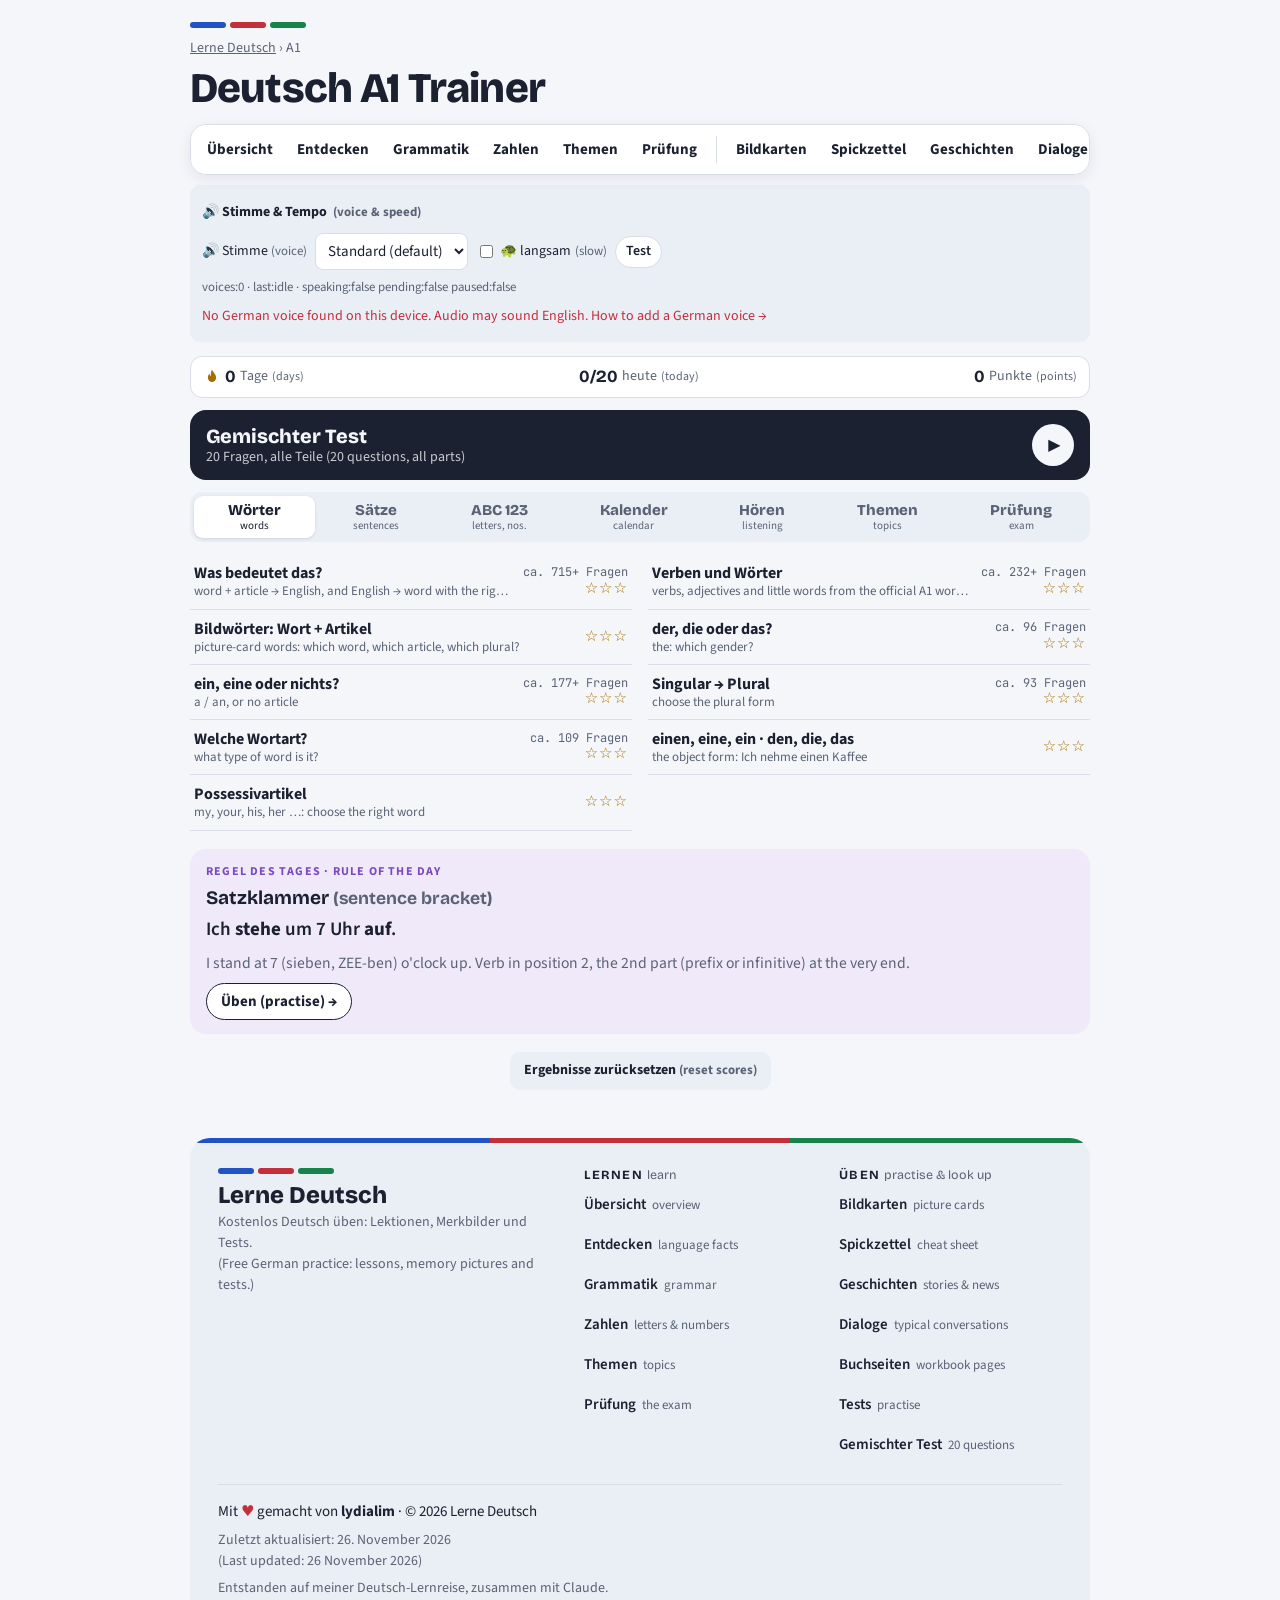
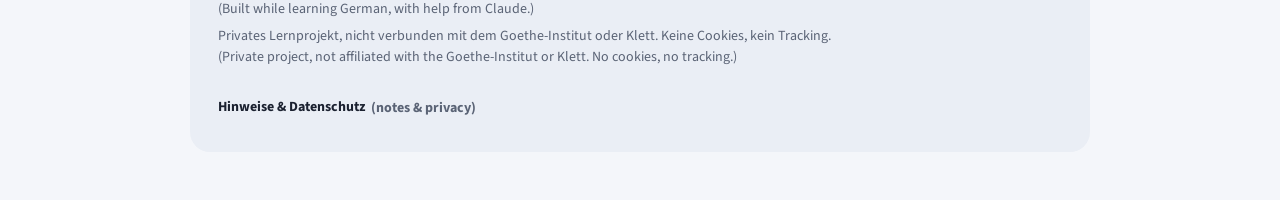
<file: a1/tests.html>
<!doctype html>
<html lang="de">
<head>
<meta charset="utf-8">
<meta name="viewport" content="width=device-width, initial-scale=1, viewport-fit=cover">
<meta name="claude:viewport-fit-sides" content="cover">
<title>Tests · Deutsch A1</title>
<meta name="description" content="German A1 self-tests.">
<link rel="stylesheet" href="../assets/css/style.css?v=202611261357">
</head>
<body>
<div class="wrap">
<header id="site-header"></header>
<main>
<div id="testHome"></div>
<section class="quiz" id="quiz" hidden aria-live="polite"></section>
</main>
<footer class="foot" id="site-footer"></footer>
</div>
<script defer src="js/level.js?v=202611261357"></script>
<script defer src="../assets/js/common.js?v=202611261357"></script>
<script defer src="../assets/js/layout.js?v=202611261357"></script>
<script defer src="../assets/js/speech.js?v=202611261357"></script>
<script defer src="js/data.js?v=202611261357"></script>
<script defer src="js/data-tests.js?v=202611261357"></script>
<script defer src="js/karten-data.js?v=202611261357"></script>
<script defer src="js/tests.js?v=202611261357"></script>
<script defer src="../assets/js/quiz.js?v=202611261357"></script>
</body>
</html>
</file>
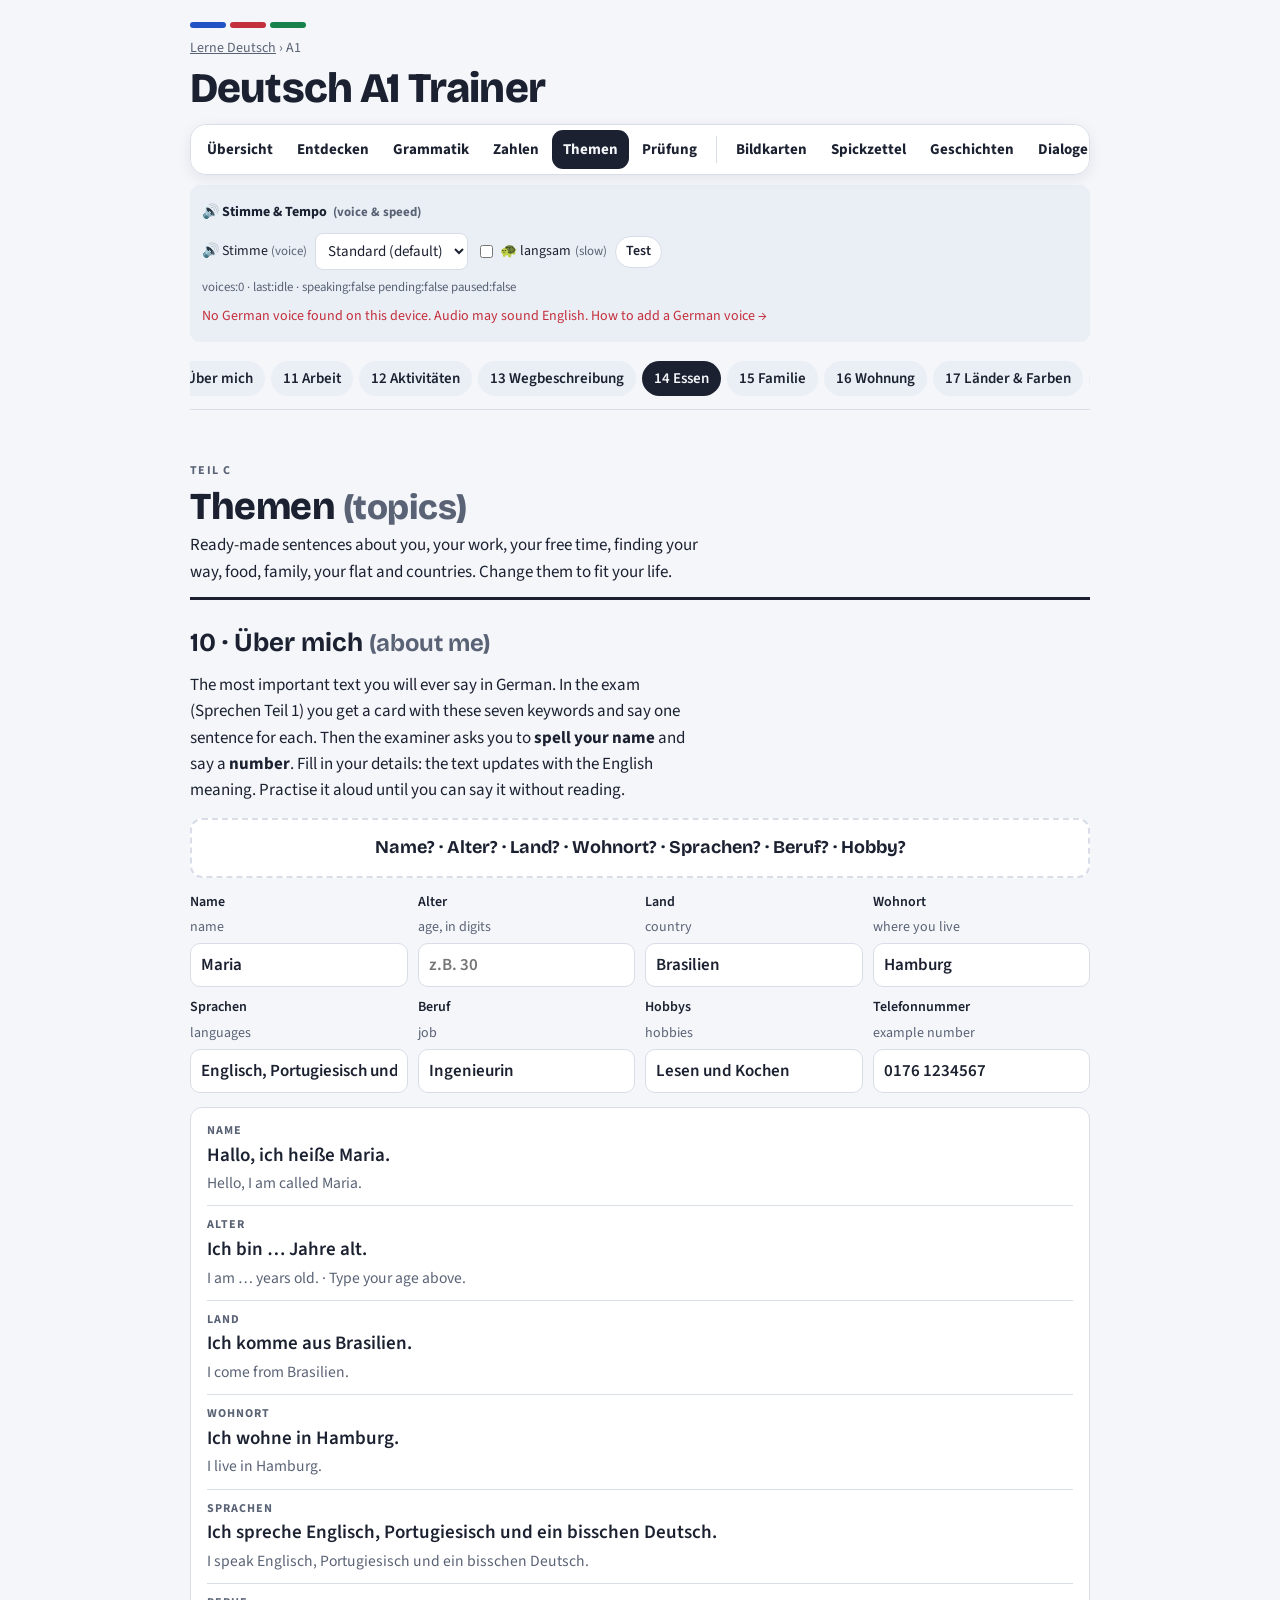
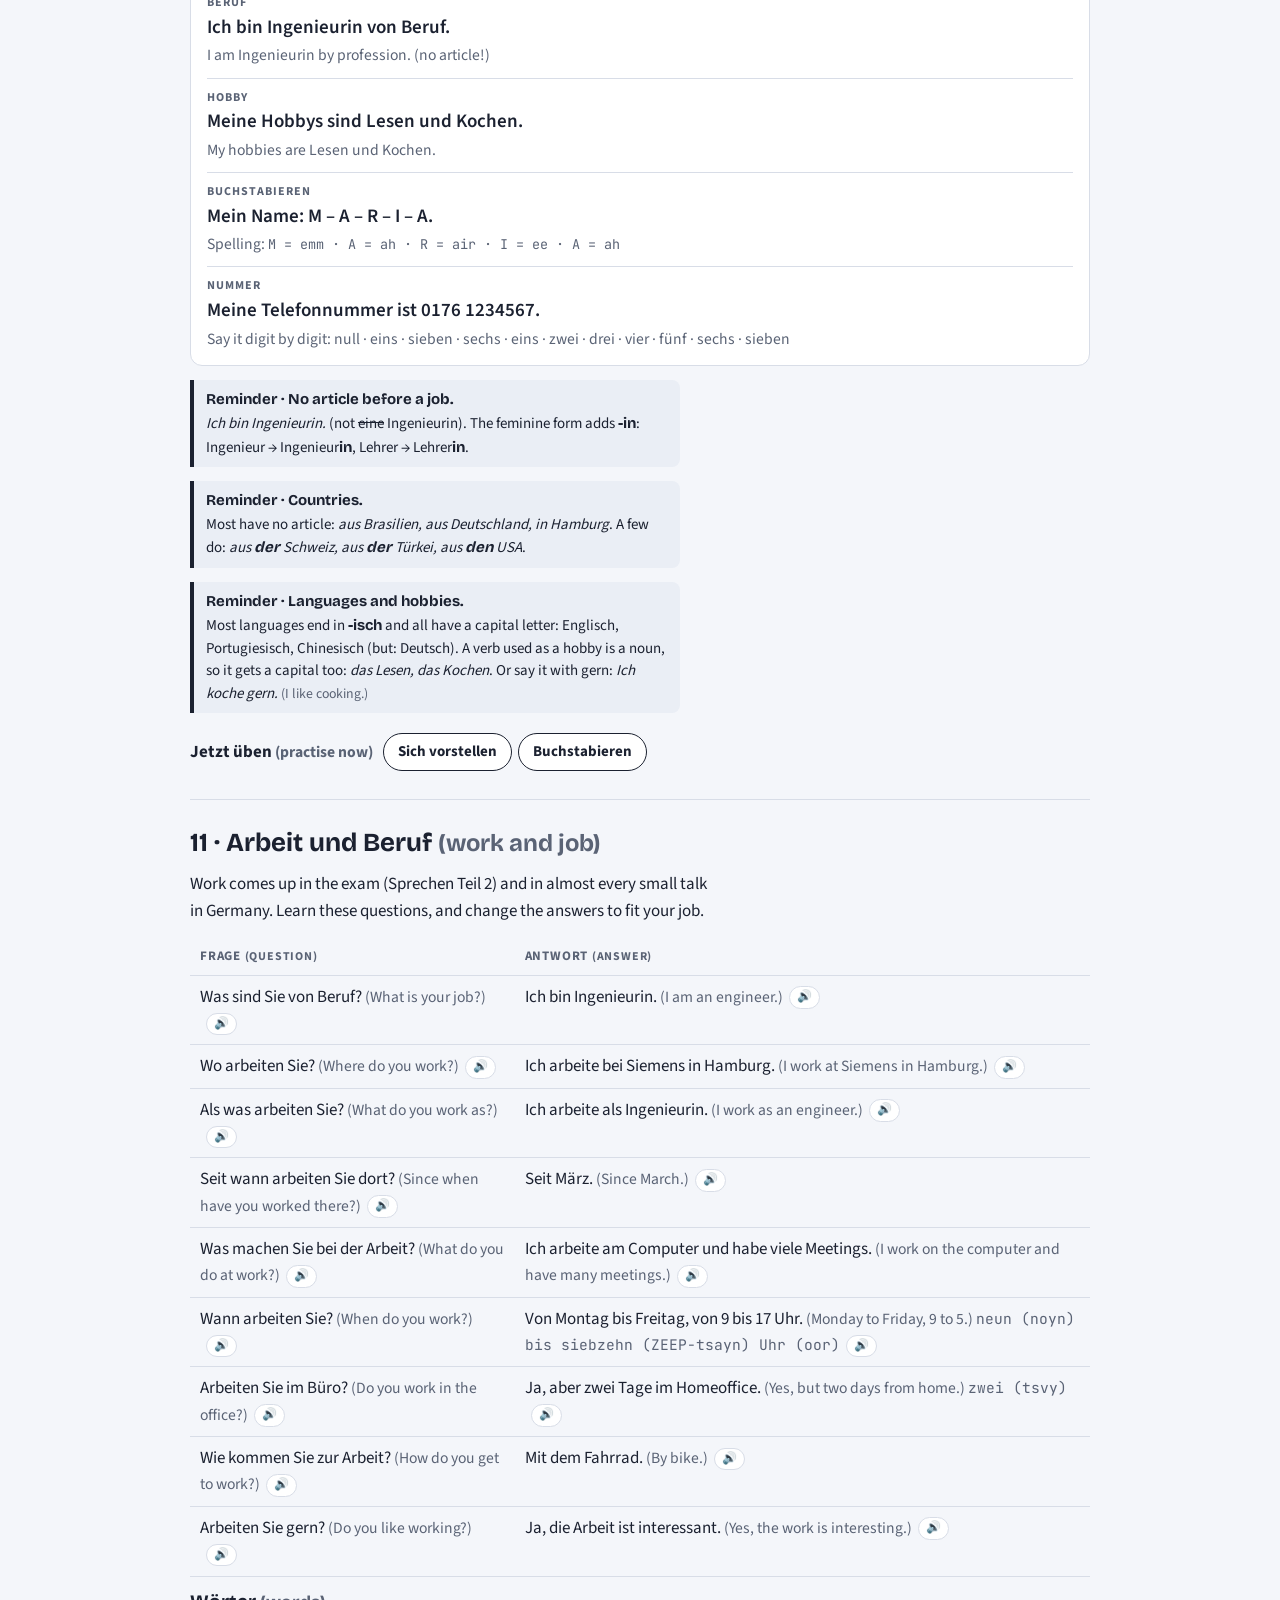
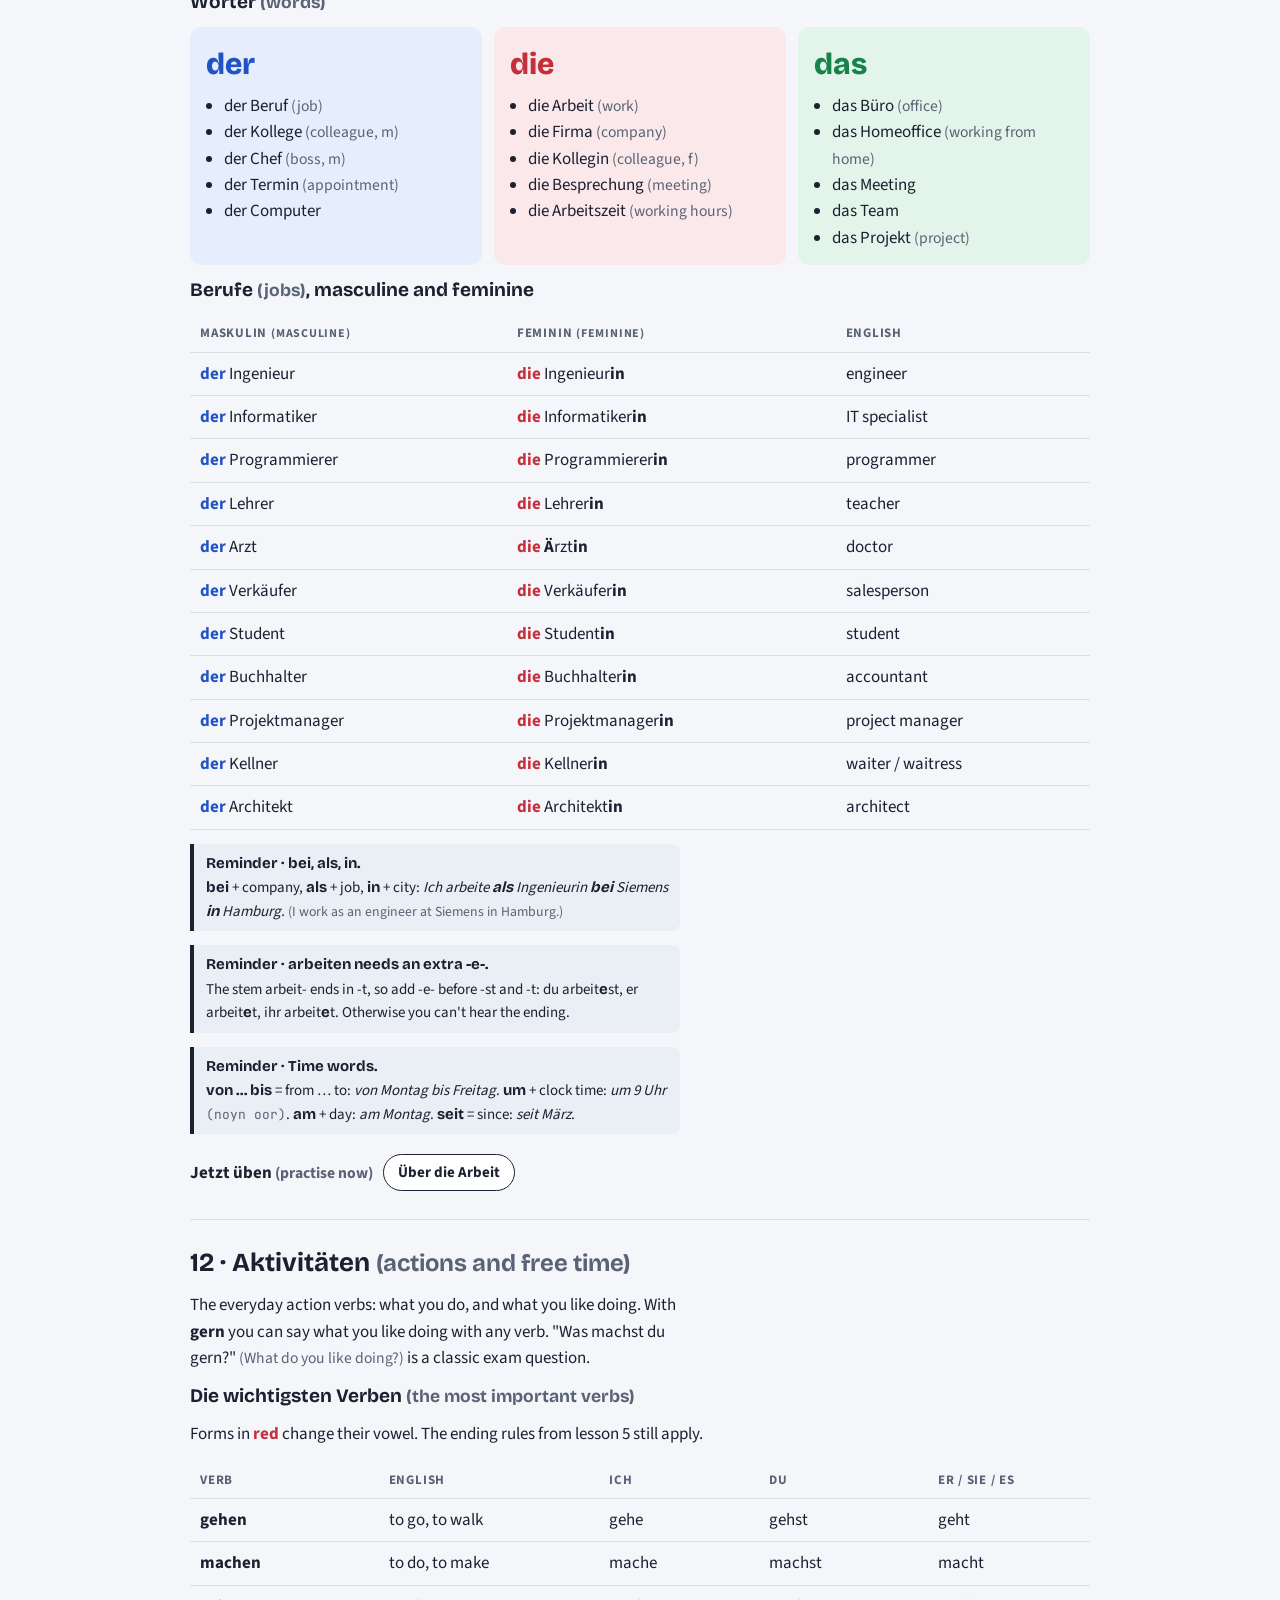
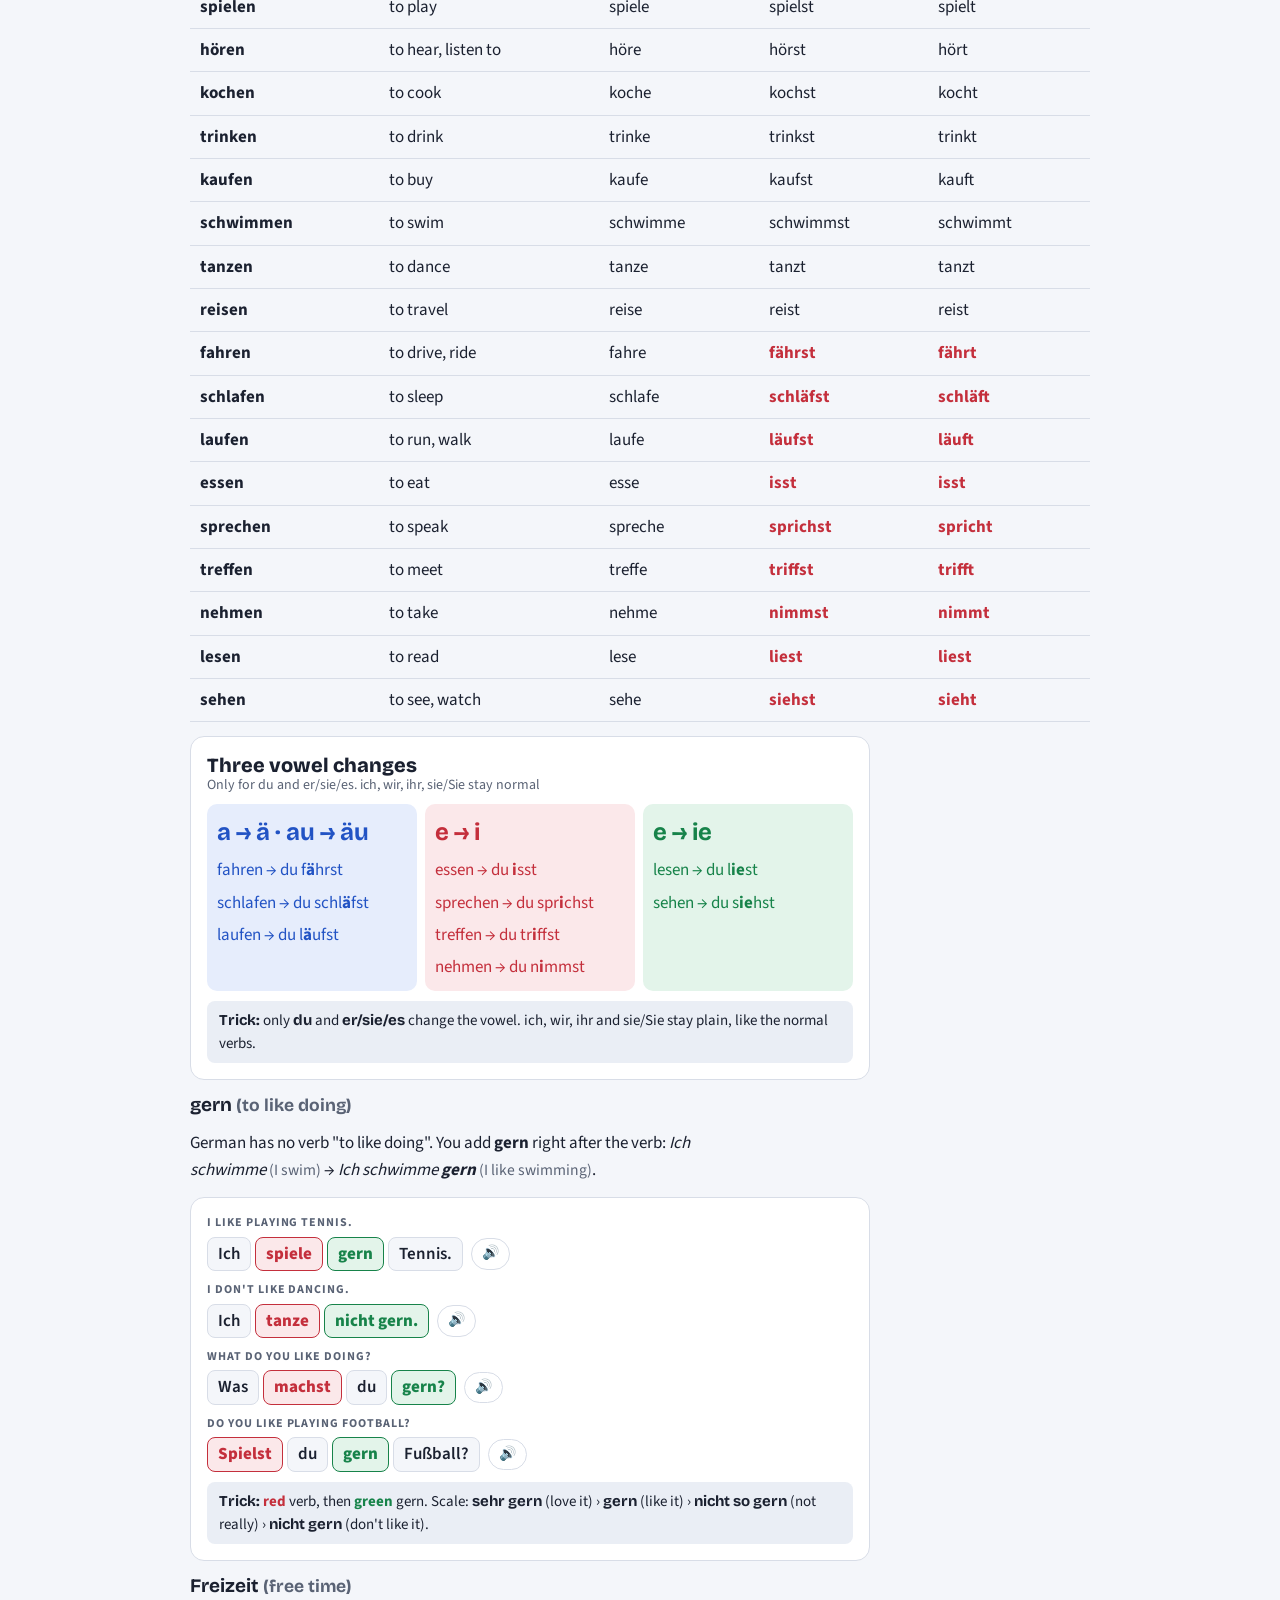
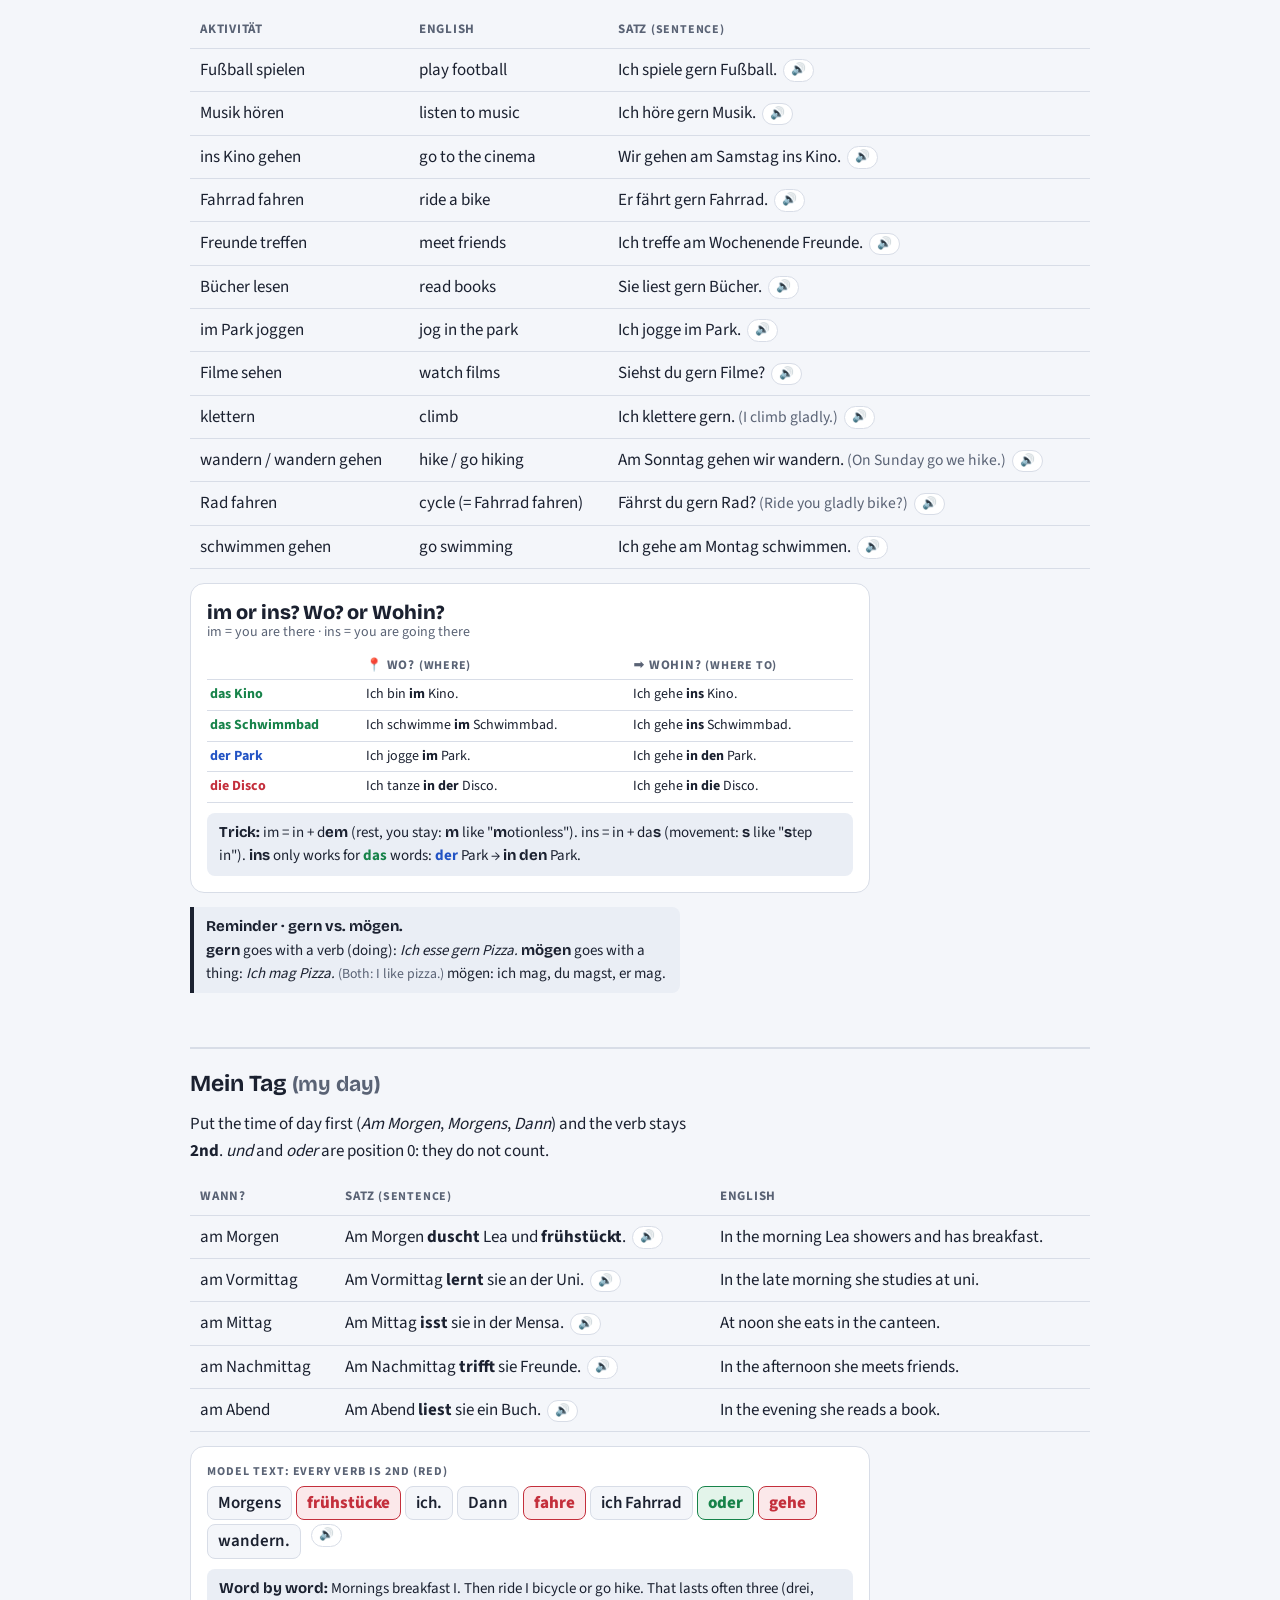
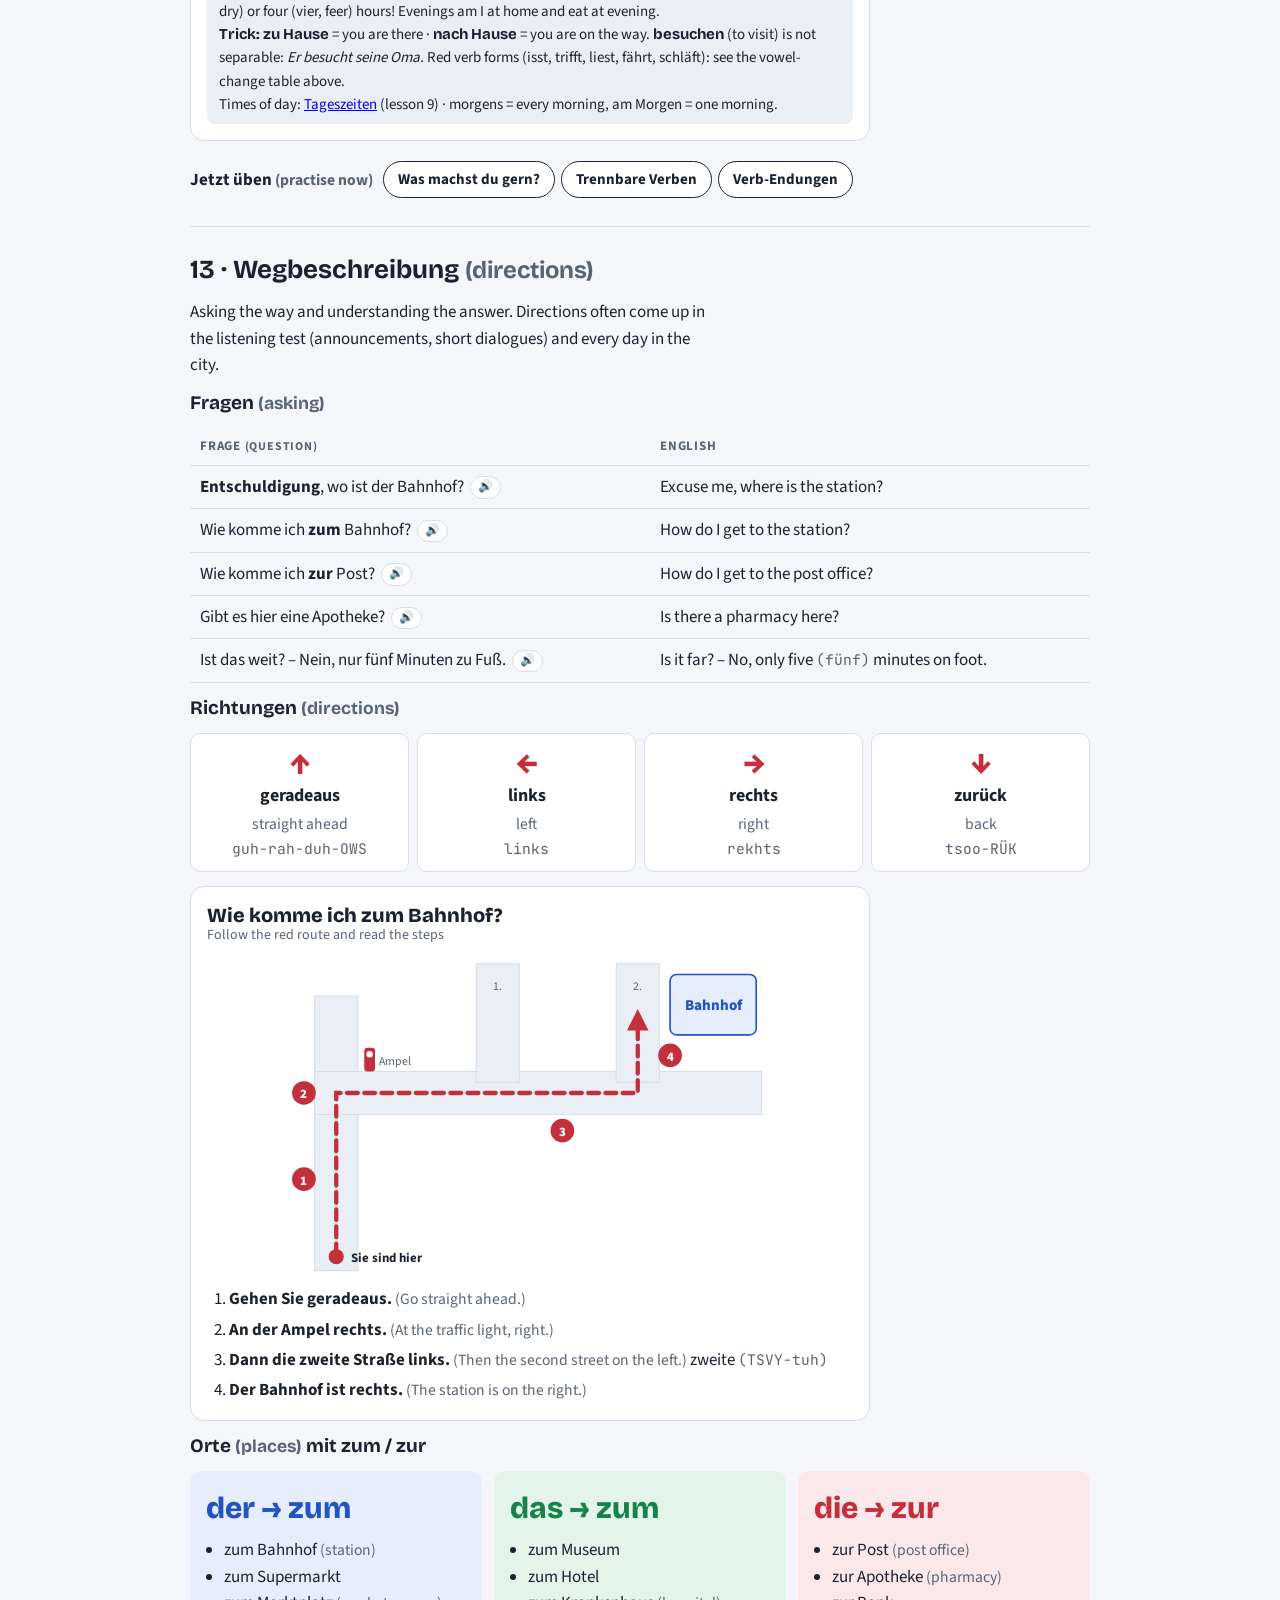
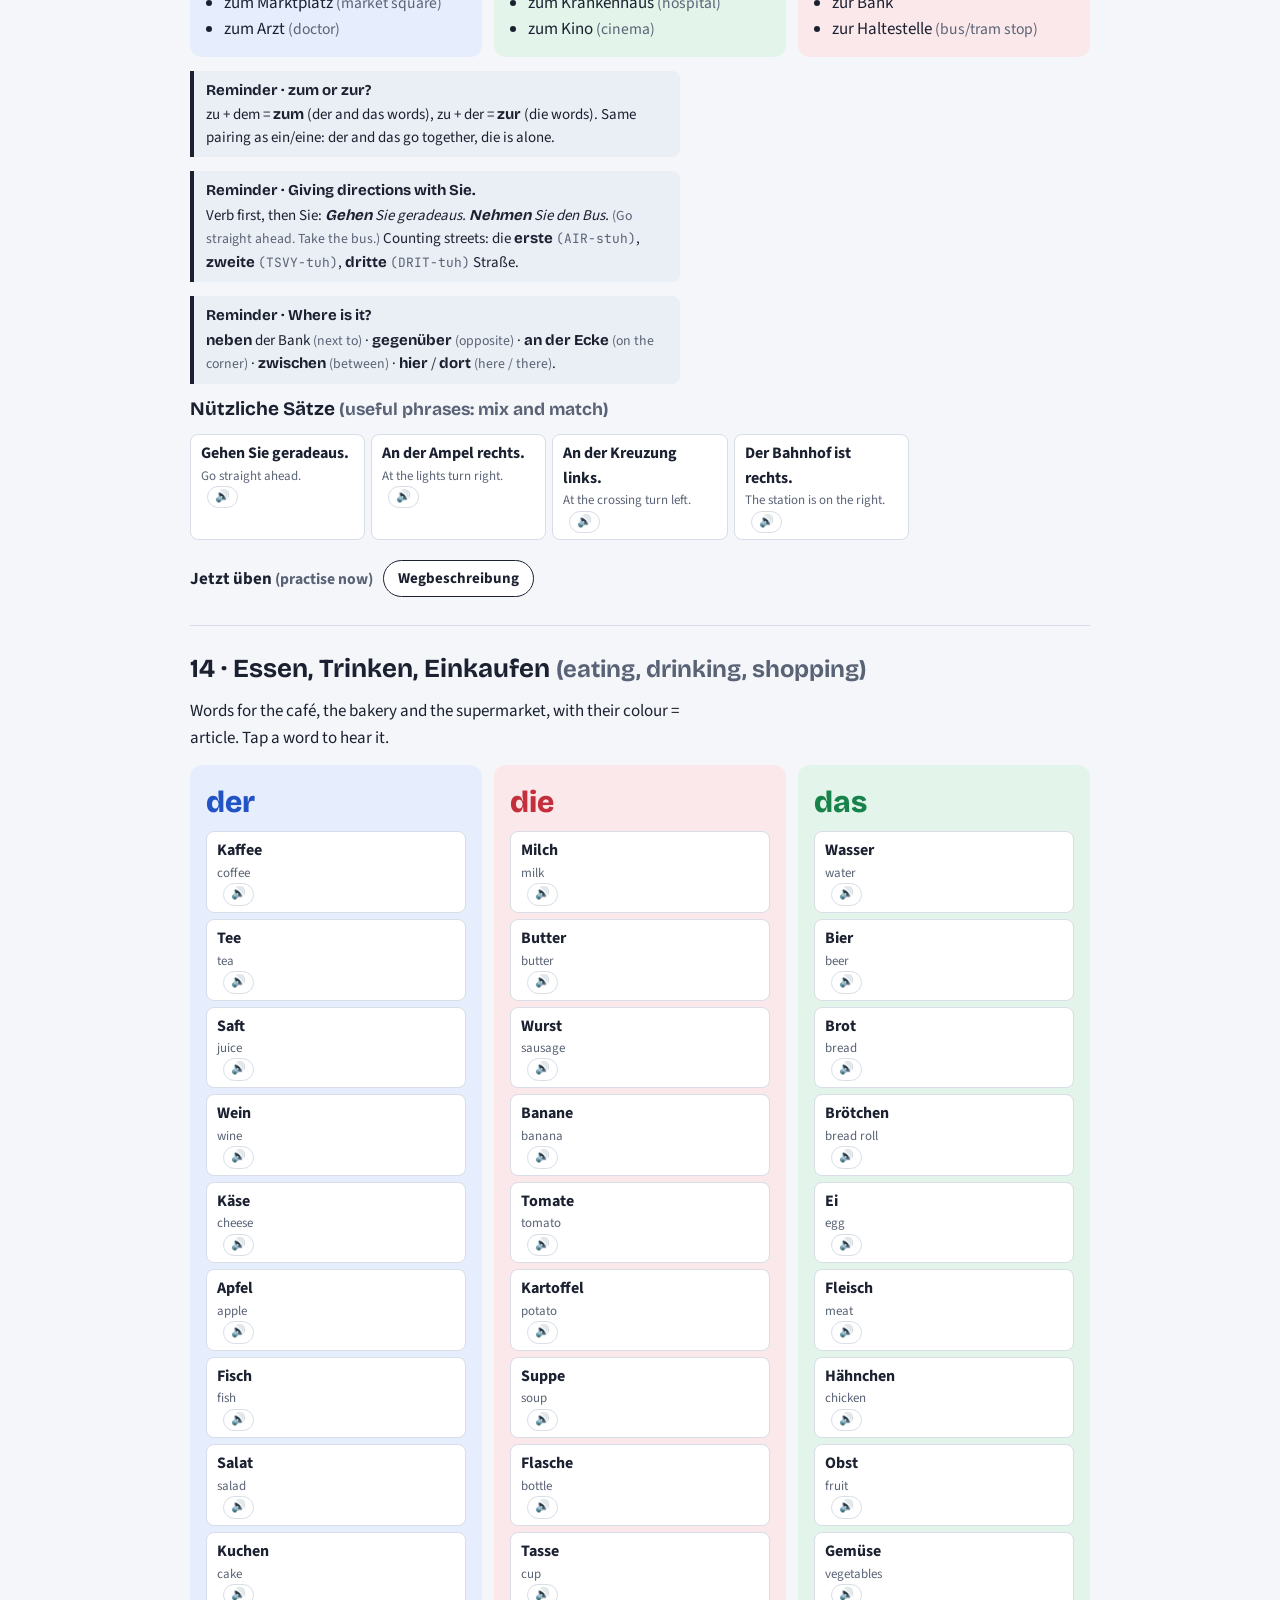
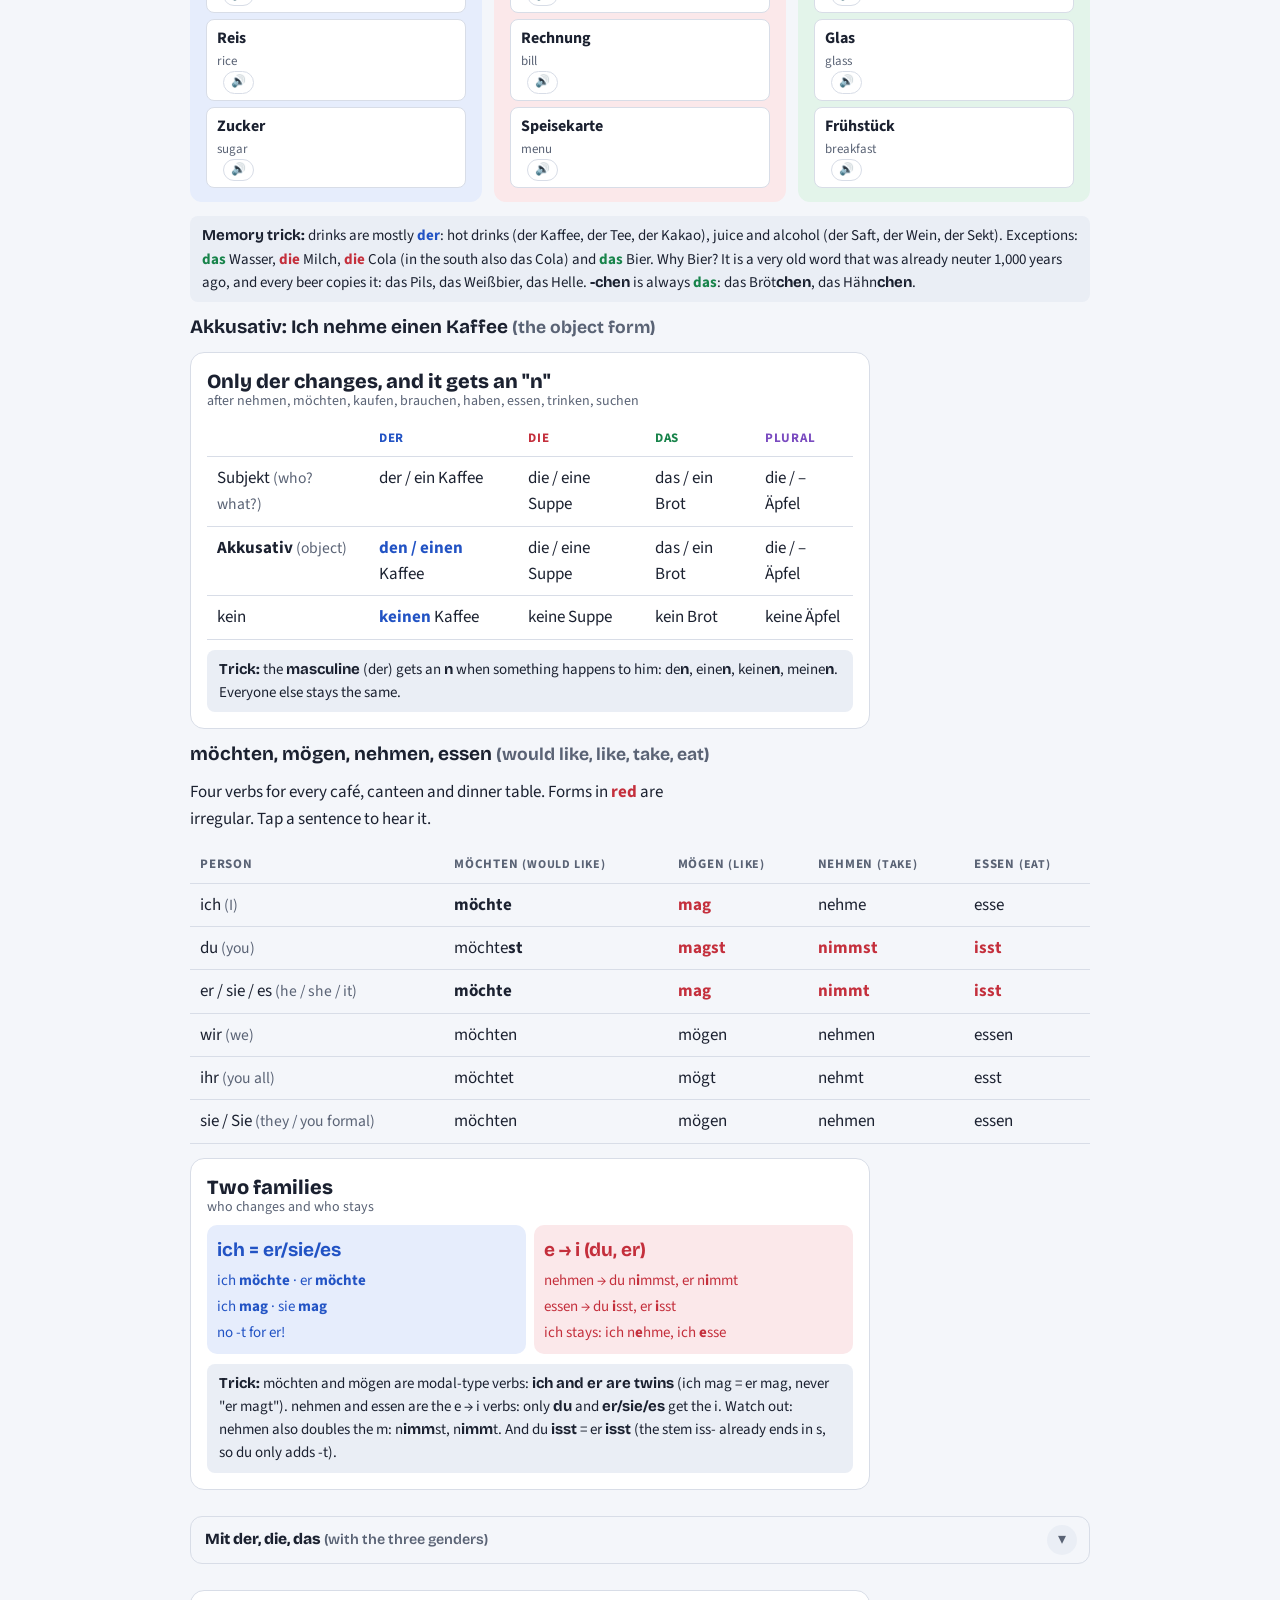
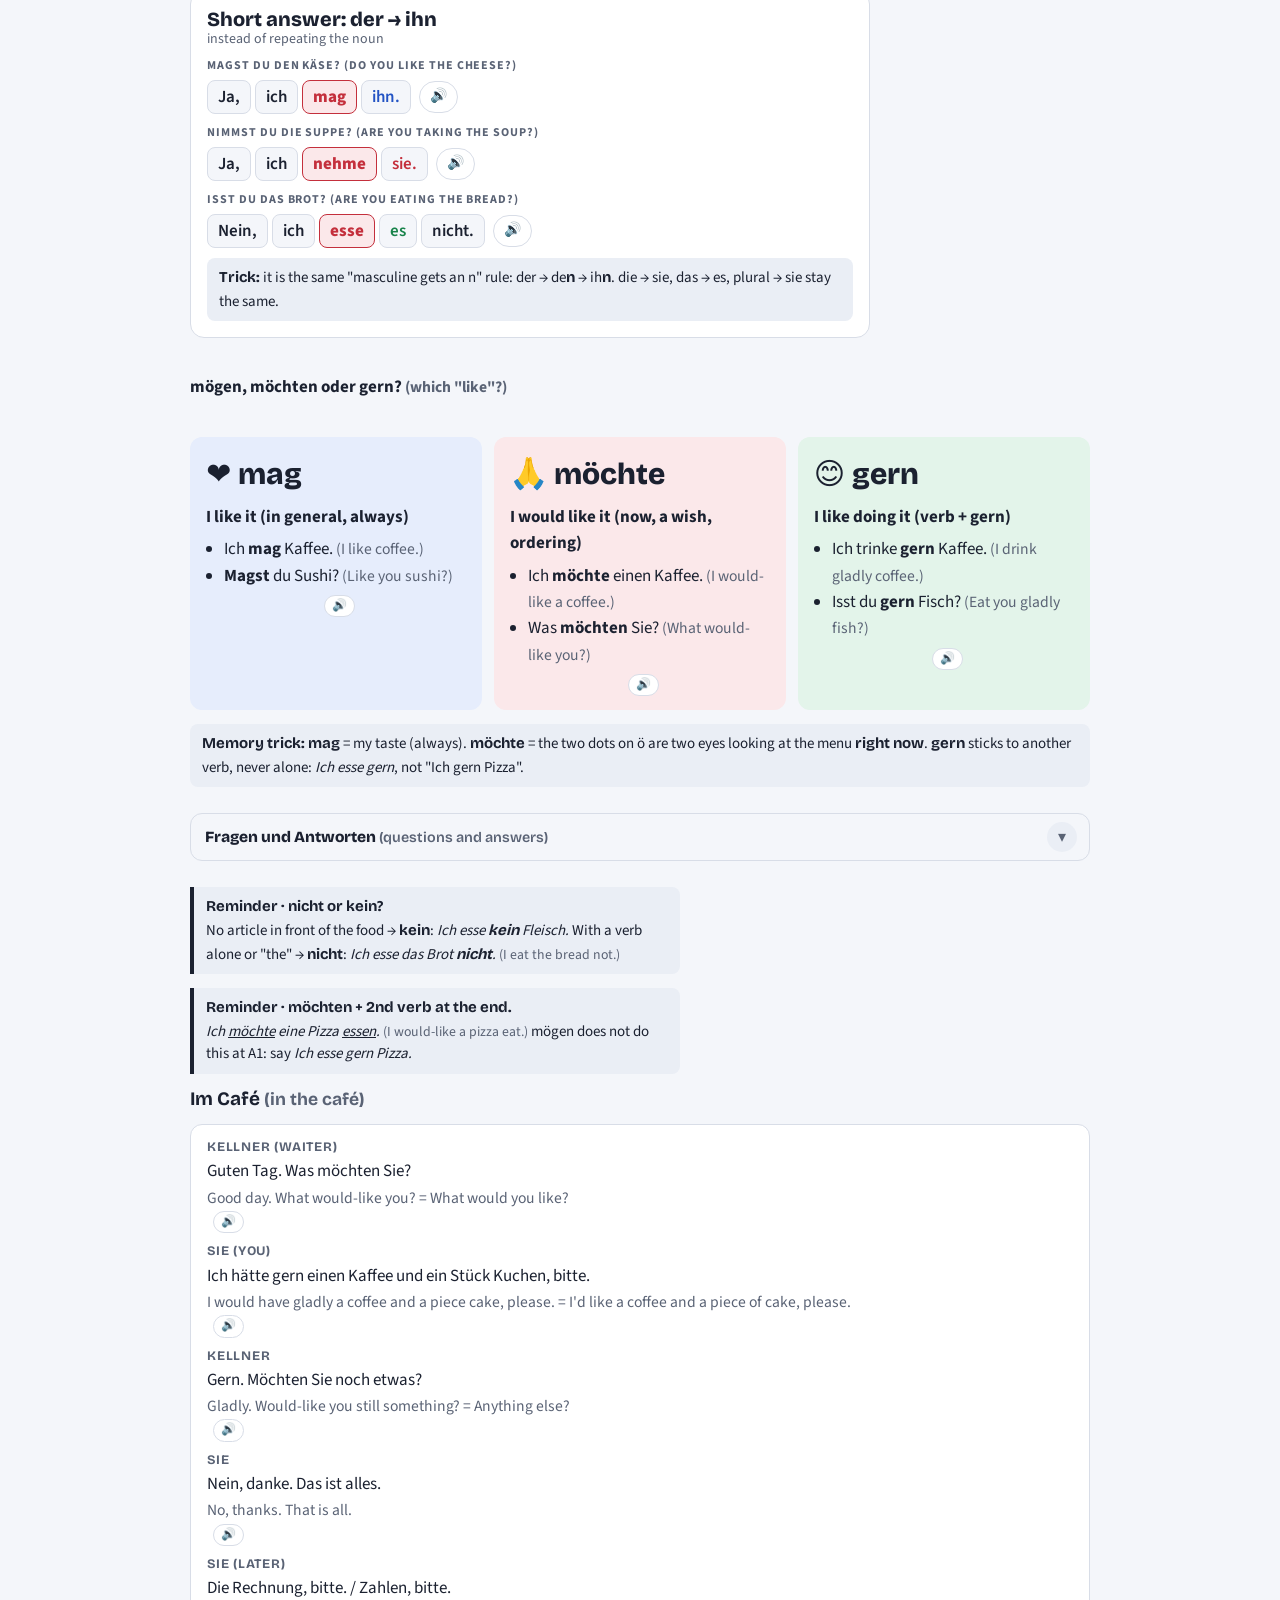
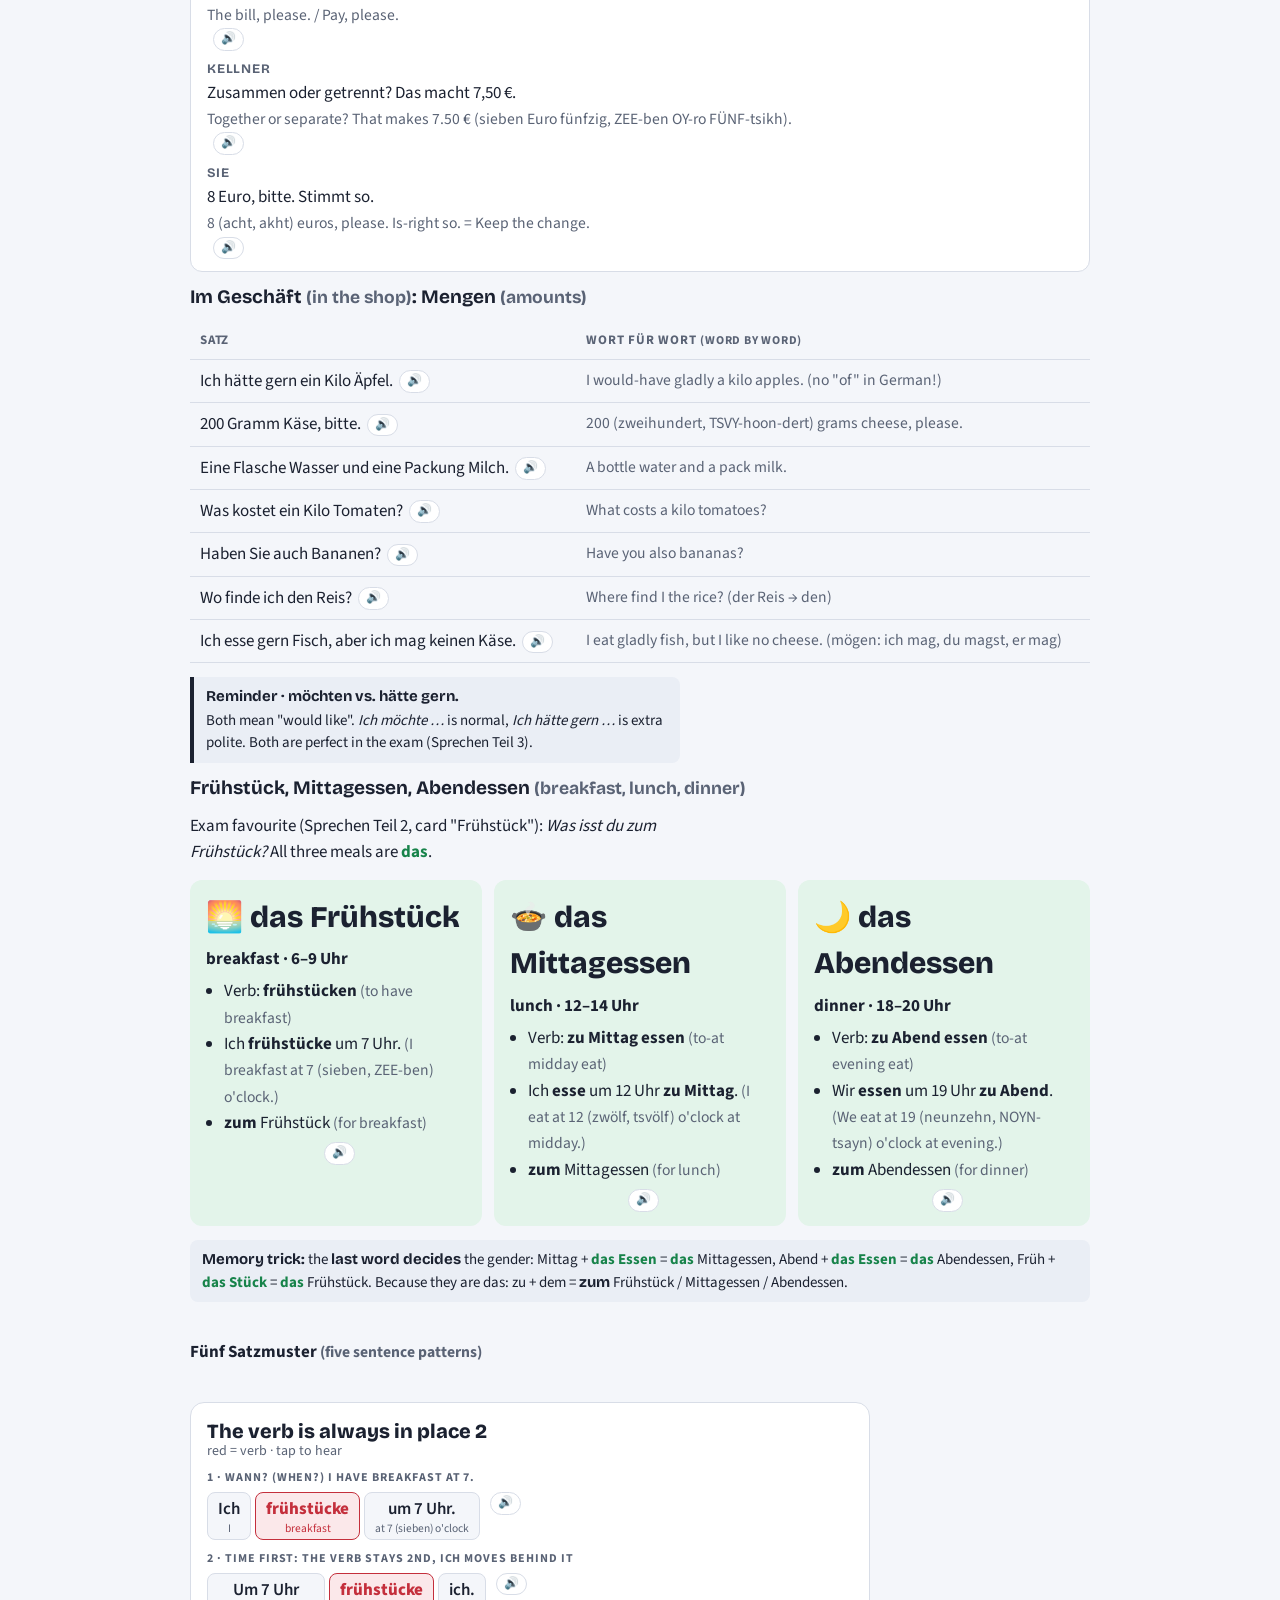
<file: a1/themen.html>
<!doctype html>
<html lang="de">
<head>
<meta charset="utf-8">
<meta name="viewport" content="width=device-width, initial-scale=1, viewport-fit=cover">
<meta name="claude:viewport-fit-sides" content="cover">
<title>Themen · Deutsch A1</title>
<meta name="description" content="Ready-made sentences about you, your work, your free time and finding your way. Change them to fit your life.">
<link rel="stylesheet" href="../assets/css/style.css?v=202611261357">
</head>
<body>
<div class="wrap">
<header id="site-header"></header>
<main>
<nav class="subnav" aria-label="Lektionen"><a href="#l-me">10 Über mich</a><a href="#l-work">11 Arbeit</a><a href="#l-act">12 Aktivitäten</a><a href="#l-weg">13 Wegbeschreibung</a><a href="#l-essen">14 Essen</a><a href="#l-familie">15 Familie</a><a href="#l-wohnung">16 Wohnung</a><a href="#l-laender">17 Länder &amp; Farben</a><a href="#l-wetter">18 Wetter</a><a href="#l-koerper">19 Körper</a><a href="#l-kleidung">20 Kleidung</a><a href="#l-verkehr">21 Verkehr</a><a href="#l-hotelpost">22 Hotel &amp; Post</a></nav>
<div class="part"><span class="kick">Teil C</span><h2>Themen <span class="en">(topics)</span></h2><p class="lead">Ready-made sentences about you, your work, your free time, finding your way, food, family, your flat and countries. Change them to fit your life.</p></div>

<section class="lesson" id="l-me">
  <h2>10 · Über mich <span class="en">(about me)</span></h2>
  <p class="lead">The most important text you will ever say in German. In the exam (Sprechen Teil 1) you get a card with these seven keywords and say one sentence for each. Then the examiner asks you to <b>spell your name</b> and say a <b>number</b>. Fill in your details: the text updates with the English meaning. Practise it aloud until you can say it without reading.</p>
  <div class="kwcard">Name? · Alter? · Land? · Wohnort? · Sprachen? · Beruf? · Hobby?</div>
  <form class="builder" id="builder">
    <label for="b-name">Name <span>name</span><input type="text" id="b-name" value="Maria"></label>
    <label for="b-alter">Alter <span>age, in digits</span><input type="text" id="b-alter" inputmode="numeric" placeholder="z.B. 30"></label>
    <label for="b-land">Land <span>country</span><input type="text" id="b-land" value="Brasilien"></label>
    <label for="b-ort">Wohnort <span>where you live</span><input type="text" id="b-ort" value="Hamburg"></label>
    <label for="b-spr">Sprachen <span>languages</span><input type="text" id="b-spr" value="Englisch, Portugiesisch und ein bisschen Deutsch"></label>
    <label for="b-beruf">Beruf <span>job</span><input type="text" id="b-beruf" value="Ingenieurin"></label>
    <label for="b-hobby">Hobbys <span>hobbies</span><input type="text" id="b-hobby" value="Lesen und Kochen"></label>
    <label for="b-tel">Telefonnummer <span>example number</span><input type="text" id="b-tel" inputmode="tel" value="0176 1234567"></label>
  </form>
  <div class="introOut" id="introOut"></div>
  <div class="rule"><b>Reminder · No article before a job.</b> <i>Ich bin Ingenieurin.</i> (not <s>eine</s> Ingenieurin). The feminine form adds <b>-in</b>: Ingenieur → Ingenieur<b>in</b>, Lehrer → Lehrer<b>in</b>.</div>
  <div class="rule"><b>Reminder · Countries.</b> Most have no article: <i>aus Brasilien, aus Deutschland, in Hamburg</i>. A few do: <i>aus <b>der</b> Schweiz, aus <b>der</b> Türkei, aus <b>den</b> USA</i>.</div>
  <div class="rule"><b>Reminder · Languages and hobbies.</b> Most languages end in <b>-isch</b> and all have a capital letter: Englisch, Portugiesisch, Chinesisch (but: Deutsch). A verb used as a hobby is a noun, so it gets a capital too: <i>das Lesen, das Kochen</i>. Or say it with gern: <i>Ich koche gern.</i> <span class="en">(I like cooking.)</span></div>
  <div class="practice"><span>Jetzt üben <span class="en">(practise now)</span></span><a class="go" href="tests.html#vorstellen">Sich vorstellen</a><a class="go" href="tests.html#buchstabieren">Buchstabieren</a></div>
</section>

<section class="lesson" id="l-work">
  <h2>11 · Arbeit und Beruf <span class="en">(work and job)</span></h2>
  <p class="lead">Work comes up in the exam (Sprechen Teil 2) and in almost every small talk in Germany. Learn these questions, and change the answers to fit your job.</p>
  <div class="tablebox"><table>
    <thead><tr><th>Frage <span class="en">(question)</span></th><th>Antwort <span class="en">(answer)</span></th></tr></thead>
    <tbody>
      <tr><td>Was sind Sie von Beruf? <span class="en">(What is your job?)</span></td><td>Ich bin Ingenieurin. <span class="en">(I am an engineer.)</span></td></tr>
      <tr><td>Wo arbeiten Sie? <span class="en">(Where do you work?)</span></td><td>Ich arbeite bei Siemens in Hamburg. <span class="en">(I work at Siemens in Hamburg.)</span></td></tr>
      <tr><td>Als was arbeiten Sie? <span class="en">(What do you work as?)</span></td><td>Ich arbeite als Ingenieurin. <span class="en">(I work as an engineer.)</span></td></tr>
      <tr><td>Seit wann arbeiten Sie dort? <span class="en">(Since when have you worked there?)</span></td><td>Seit März. <span class="en">(Since March.)</span></td></tr>
      <tr><td>Was machen Sie bei der Arbeit? <span class="en">(What do you do at work?)</span></td><td>Ich arbeite am Computer und habe viele Meetings. <span class="en">(I work on the computer and have many meetings.)</span></td></tr>
      <tr><td>Wann arbeiten Sie? <span class="en">(When do you work?)</span></td><td>Von Montag bis Freitag, von 9 bis 17 Uhr. <span class="en">(Monday to Friday, 9 to 5.)</span> <span class="pron">neun (noyn) bis siebzehn (ZEEP-tsayn) Uhr (oor)</span></td></tr>
      <tr><td>Arbeiten Sie im Büro? <span class="en">(Do you work in the office?)</span></td><td>Ja, aber zwei Tage im Homeoffice. <span class="en">(Yes, but two days from home.)</span> <span class="pron">zwei (tsvy)</span></td></tr>
      <tr><td>Wie kommen Sie zur Arbeit? <span class="en">(How do you get to work?)</span></td><td>Mit dem Fahrrad. <span class="en">(By bike.)</span></td></tr>
      <tr><td>Arbeiten Sie gern? <span class="en">(Do you like working?)</span></td><td>Ja, die Arbeit ist interessant. <span class="en">(Yes, the work is interesting.)</span></td></tr>
    </tbody>
  </table></div>
  <h3>Wörter <span class="en">(words)</span></h3>
  <div class="trio">
    <div class="gcard m"><span class="big der">der</span><ul><li>der Beruf <span class="en">(job)</span></li><li>der Kollege <span class="en">(colleague, m)</span></li><li>der Chef <span class="en">(boss, m)</span></li><li>der Termin <span class="en">(appointment)</span></li><li>der Computer</li></ul></div>
    <div class="gcard f"><span class="big die">die</span><ul><li>die Arbeit <span class="en">(work)</span></li><li>die Firma <span class="en">(company)</span></li><li>die Kollegin <span class="en">(colleague, f)</span></li><li>die Besprechung <span class="en">(meeting)</span></li><li>die Arbeitszeit <span class="en">(working hours)</span></li></ul></div>
    <div class="gcard n"><span class="big das">das</span><ul><li>das Büro <span class="en">(office)</span></li><li>das Homeoffice <span class="en">(working from home)</span></li><li>das Meeting</li><li>das Team</li><li>das Projekt <span class="en">(project)</span></li></ul></div>
  </div>
  <h3>Berufe <span class="en">(jobs)</span>, masculine and feminine</h3>
  <div class="tablebox"><table>
    <thead><tr><th>maskulin <span class="en">(masculine)</span></th><th>feminin <span class="en">(feminine)</span></th><th>English</th></tr></thead>
    <tbody>
      <tr><td><span class="der">der</span> Ingenieur</td><td><span class="die">die</span> Ingenieur<b>in</b></td><td>engineer</td></tr>
      <tr><td><span class="der">der</span> Informatiker</td><td><span class="die">die</span> Informatiker<b>in</b></td><td>IT specialist</td></tr>
      <tr><td><span class="der">der</span> Programmierer</td><td><span class="die">die</span> Programmierer<b>in</b></td><td>programmer</td></tr>
      <tr><td><span class="der">der</span> Lehrer</td><td><span class="die">die</span> Lehrer<b>in</b></td><td>teacher</td></tr>
      <tr><td><span class="der">der</span> Arzt</td><td><span class="die">die</span> <b>Ä</b>rzt<b>in</b></td><td>doctor</td></tr>
      <tr><td><span class="der">der</span> Verkäufer</td><td><span class="die">die</span> Verkäufer<b>in</b></td><td>salesperson</td></tr>
      <tr><td><span class="der">der</span> Student</td><td><span class="die">die</span> Student<b>in</b></td><td>student</td></tr>
      <tr><td><span class="der">der</span> Buchhalter</td><td><span class="die">die</span> Buchhalter<b>in</b></td><td>accountant</td></tr>
      <tr><td><span class="der">der</span> Projektmanager</td><td><span class="die">die</span> Projektmanager<b>in</b></td><td>project manager</td></tr>
      <tr><td><span class="der">der</span> Kellner</td><td><span class="die">die</span> Kellner<b>in</b></td><td>waiter / waitress</td></tr>
      <tr><td><span class="der">der</span> Architekt</td><td><span class="die">die</span> Architekt<b>in</b></td><td>architect</td></tr>
    </tbody>
  </table></div>
  <div class="rule"><b>Reminder · bei, als, in.</b> <b>bei</b> + company, <b>als</b> + job, <b>in</b> + city: <i>Ich arbeite <b>als</b> Ingenieurin <b>bei</b> Siemens <b>in</b> Hamburg.</i> <span class="en">(I work as an engineer at Siemens in Hamburg.)</span></div>
  <div class="rule"><b>Reminder · arbeiten needs an extra -e-.</b> The stem arbeit- ends in -t, so add -e- before -st and -t: du arbeit<b>e</b>st, er arbeit<b>e</b>t, ihr arbeit<b>e</b>t. Otherwise you can't hear the ending.</div>
  <div class="rule"><b>Reminder · Time words.</b> <b>von … bis</b> = from … to: <i>von Montag bis Freitag</i>. <b>um</b> + clock time: <i>um 9 Uhr</i> <span class="pron">(noyn oor)</span>. <b>am</b> + day: <i>am Montag</i>. <b>seit</b> = since: <i>seit März</i>.</div>
  <div class="practice"><span>Jetzt üben <span class="en">(practise now)</span></span><a class="go" href="tests.html#arbeit">Über die Arbeit</a></div>
</section>

<section class="lesson" id="l-act">
  <h2>12 · Aktivitäten <span class="en">(actions and free time)</span></h2>
  <p class="lead">The everyday action verbs: what you do, and what you like doing. With <b>gern</b> you can say what you like doing with any verb. "Was machst du gern?" <span class="en">(What do you like doing?)</span> is a classic exam question.</p>

  <h3>Die wichtigsten Verben <span class="en">(the most important verbs)</span></h3>
  <p class="lead">Forms in <span class="die">red</span> change their vowel. The ending rules from lesson 5 still apply.</p>
  <div class="tablebox"><table>
    <thead><tr><th>Verb</th><th>English</th><th>ich</th><th>du</th><th>er / sie / es</th></tr></thead>
    <tbody>
      <tr><td><b>gehen</b></td><td>to go, to walk</td><td>gehe</td><td>gehst</td><td>geht</td></tr>
      <tr><td><b>machen</b></td><td>to do, to make</td><td>mache</td><td>machst</td><td>macht</td></tr>
      <tr><td><b>spielen</b></td><td>to play</td><td>spiele</td><td>spielst</td><td>spielt</td></tr>
      <tr><td><b>hören</b></td><td>to hear, listen to</td><td>höre</td><td>hörst</td><td>hört</td></tr>
      <tr><td><b>kochen</b></td><td>to cook</td><td>koche</td><td>kochst</td><td>kocht</td></tr>
      <tr><td><b>trinken</b></td><td>to drink</td><td>trinke</td><td>trinkst</td><td>trinkt</td></tr>
      <tr><td><b>kaufen</b></td><td>to buy</td><td>kaufe</td><td>kaufst</td><td>kauft</td></tr>
      <tr><td><b>schwimmen</b></td><td>to swim</td><td>schwimme</td><td>schwimmst</td><td>schwimmt</td></tr>
      <tr><td><b>tanzen</b></td><td>to dance</td><td>tanze</td><td>tanzt</td><td>tanzt</td></tr>
      <tr><td><b>reisen</b></td><td>to travel</td><td>reise</td><td>reist</td><td>reist</td></tr>
      <tr><td><b>fahren</b></td><td>to drive, ride</td><td>fahre</td><td class="die">fährst</td><td class="die">fährt</td></tr>
      <tr><td><b>schlafen</b></td><td>to sleep</td><td>schlafe</td><td class="die">schläfst</td><td class="die">schläft</td></tr>
      <tr><td><b>laufen</b></td><td>to run, walk</td><td>laufe</td><td class="die">läufst</td><td class="die">läuft</td></tr>
      <tr><td><b>essen</b></td><td>to eat</td><td>esse</td><td class="die">isst</td><td class="die">isst</td></tr>
      <tr><td><b>sprechen</b></td><td>to speak</td><td>spreche</td><td class="die">sprichst</td><td class="die">spricht</td></tr>
      <tr><td><b>treffen</b></td><td>to meet</td><td>treffe</td><td class="die">triffst</td><td class="die">trifft</td></tr>
      <tr><td><b>nehmen</b></td><td>to take</td><td>nehme</td><td class="die">nimmst</td><td class="die">nimmt</td></tr>
      <tr><td><b>lesen</b></td><td>to read</td><td>lese</td><td class="die">liest</td><td class="die">liest</td></tr>
      <tr><td><b>sehen</b></td><td>to see, watch</td><td>sehe</td><td class="die">siehst</td><td class="die">sieht</td></tr>
    </tbody>
  </table></div>

  <div class="dia">
    <div class="cap">Three vowel changes<small>Only for du and er/sie/es. ich, wir, ihr, sie/Sie stay normal</small></div>
    <div class="sortcols">
      <div style="background:var(--der-bg);color:var(--der)"><h4>a → ä · au → äu</h4><span>fahren → du f<b>ä</b>hrst</span><span>schlafen → du schl<b>ä</b>fst</span><span>laufen → du l<b>ä</b>ufst</span></div>
      <div style="background:var(--die-bg);color:var(--die)"><h4>e → i</h4><span>essen → du <b>i</b>sst</span><span>sprechen → du spr<b>i</b>chst</span><span>treffen → du tr<b>i</b>ffst</span><span>nehmen → du n<b>i</b>mmst</span></div>
      <div style="background:var(--das-bg);color:var(--das)"><h4>e → ie</h4><span>lesen → du l<b>ie</b>st</span><span>sehen → du s<b>ie</b>hst</span></div>
    </div>
    <p class="trick"><b>Trick:</b> only <b>du</b> and <b>er/sie/es</b> change the vowel. ich, wir, ihr and sie/Sie stay plain, like the normal verbs.</p>
  </div>

  <h3>gern <span class="en">(to like doing)</span></h3>
  <p class="lead">German has no verb "to like doing". You add <b>gern</b> right after the verb: <i>Ich schwimme</i> <span class="en">(I swim)</span> → <i>Ich schwimme <b>gern</b></i> <span class="en">(I like swimming)</span>.</p>
  <div class="dia">
    <div class="trainrow"><span class="lbl">I like playing tennis.</span><div class="train"><span class="car">Ich</span><span class="car v">spiele</span><span class="car g">gern</span><span class="car">Tennis.</span></div></div>
    <div class="trainrow"><span class="lbl">I don't like dancing.</span><div class="train"><span class="car">Ich</span><span class="car v">tanze</span><span class="car g">nicht gern.</span></div></div>
    <div class="trainrow"><span class="lbl">What do you like doing?</span><div class="train"><span class="car">Was</span><span class="car v">machst</span><span class="car">du</span><span class="car g">gern?</span></div></div>
    <div class="trainrow"><span class="lbl">Do you like playing football?</span><div class="train"><span class="car v">Spielst</span><span class="car">du</span><span class="car g">gern</span><span class="car">Fußball?</span></div></div>
    <p class="trick"><b>Trick:</b> <span class="die">red</span> verb, then <span class="das">green</span> gern. Scale: <b>sehr gern</b> (love it) › <b>gern</b> (like it) › <b>nicht so gern</b> (not really) › <b>nicht gern</b> (don't like it).</p>
  </div>

  <h3>Freizeit <span class="en">(free time)</span></h3>
  <div class="tablebox"><table>
    <thead><tr><th>Aktivität</th><th>English</th><th>Satz <span class="en">(sentence)</span></th></tr></thead>
    <tbody>
      <tr><td>Fußball spielen</td><td>play football</td><td>Ich spiele gern Fußball.</td></tr>
      <tr><td>Musik hören</td><td>listen to music</td><td>Ich höre gern Musik.</td></tr>
      <tr><td>ins Kino gehen</td><td>go to the cinema</td><td>Wir gehen am Samstag ins Kino.</td></tr>
      <tr><td>Fahrrad fahren</td><td>ride a bike</td><td>Er fährt gern Fahrrad.</td></tr>
      <tr><td>Freunde treffen</td><td>meet friends</td><td>Ich treffe am Wochenende Freunde.</td></tr>
      <tr><td>Bücher lesen</td><td>read books</td><td>Sie liest gern Bücher.</td></tr>
      <tr><td>im Park joggen</td><td>jog in the park</td><td>Ich jogge im Park.</td></tr>
      <tr><td>Filme sehen</td><td>watch films</td><td>Siehst du gern Filme?</td></tr>
      <tr><td>klettern</td><td>climb</td><td>Ich klettere gern. <span class="en">(I climb gladly.)</span></td></tr>
      <tr><td>wandern / wandern gehen</td><td>hike / go hiking</td><td>Am Sonntag gehen wir wandern. <span class="en">(On Sunday go we hike.)</span></td></tr>
      <tr><td>Rad fahren</td><td>cycle (= Fahrrad fahren)</td><td>Fährst du gern Rad? <span class="en">(Ride you gladly bike?)</span></td></tr>
      <tr><td>schwimmen gehen</td><td>go swimming</td><td>Ich gehe am Montag schwimmen.</td></tr>
    </tbody>
  </table></div>
  <div class="dia">
    <div class="cap">im or ins? Wo? or Wohin?<small>im = you are there · ins = you are going there</small></div>
    <div class="tablebox"><table class="mini"><thead><tr><th></th><th>📍 Wo? <span class="en">(where)</span></th><th>➡️ Wohin? <span class="en">(where to)</span></th></tr></thead><tbody>
      <tr><td class="das"><b>das</b> Kino</td><td>Ich bin <b>im</b> Kino.</td><td>Ich gehe <b>ins</b> Kino.</td></tr>
      <tr><td class="das"><b>das</b> Schwimmbad</td><td>Ich schwimme <b>im</b> Schwimmbad.</td><td>Ich gehe <b>ins</b> Schwimmbad.</td></tr>
      <tr><td class="der"><b>der</b> Park</td><td>Ich jogge <b>im</b> Park.</td><td>Ich gehe <b>in den</b> Park.</td></tr>
      <tr><td class="die"><b>die</b> Disco</td><td>Ich tanze <b>in der</b> Disco.</td><td>Ich gehe <b>in die</b> Disco.</td></tr>
    </tbody></table></div>
    <p class="trick"><b>Trick:</b> im = in + d<b>em</b> (rest, you stay: <b>m</b> like "<b>m</b>otionless"). ins = in + da<b>s</b> (movement: <b>s</b> like "<b>s</b>tep in"). <b>ins</b> only works for <span class="das">das</span> words: <span class="der">der</span> Park → <b>in den</b> Park.</p>
  </div>
  <div class="rule"><b>Reminder · gern vs. mögen.</b> <b>gern</b> goes with a verb (doing): <i>Ich esse gern Pizza.</i> <b>mögen</b> goes with a thing: <i>Ich mag Pizza.</i> <span class="en">(Both: I like pizza.)</span> mögen: ich mag, du magst, er mag.</div>
  <h3 class="sub" id="l-tag">Mein Tag <span class="en">(my day)</span></h3>
  <p class="lead">Put the time of day first (<i>Am Morgen</i>, <i>Morgens</i>, <i>Dann</i>) and the verb stays <b>2nd</b>. <i>und</i> and <i>oder</i> are position 0: they do not count.</p>
  <div class="tablebox"><table>
    <thead><tr><th>Wann?</th><th>Satz <span class="en">(sentence)</span></th><th>English</th></tr></thead>
    <tbody>
      <tr><td>am Morgen</td><td>Am Morgen <b>duscht</b> Lea und <b>frühstückt</b>.</td><td>In the morning Lea showers and has breakfast.</td></tr>
      <tr><td>am Vormittag</td><td>Am Vormittag <b>lernt</b> sie an der Uni.</td><td>In the late morning she studies at uni.</td></tr>
      <tr><td>am Mittag</td><td>Am Mittag <b>isst</b> sie in der Mensa.</td><td>At noon she eats in the canteen.</td></tr>
      <tr><td>am Nachmittag</td><td>Am Nachmittag <b>trifft</b> sie Freunde.</td><td>In the afternoon she meets friends.</td></tr>
      <tr><td>am Abend</td><td>Am Abend <b>liest</b> sie ein Buch.</td><td>In the evening she reads a book.</td></tr>
    </tbody>
  </table></div>
  <div class="dia">
    <div class="trainrow"><span class="lbl">Model text: every verb is 2nd (red)</span><div class="train" data-say="Morgens frühstücke ich. Kaffee muss sein! Dann fahre ich Fahrrad oder gehe wandern. Das dauert oft drei oder vier Stunden! Abends bin ich zu Hause und esse zu Abend."><span class="car">Morgens</span><span class="car v">frühstücke</span><span class="car">ich.</span><span class="car">Dann</span><span class="car v">fahre</span><span class="car">ich Fahrrad</span><span class="car g">oder</span><span class="car v">gehe</span><span class="car">wandern.</span></div></div>
    <p class="trick"><b>Word by word:</b> Mornings breakfast I. Then ride I bicycle or go hike. That lasts often three (drei, dry) or four (vier, feer) hours! Evenings am I at home and eat at evening.<br><b>Trick:</b> <b>zu Hause</b> = you are there · <b>nach Hause</b> = you are on the way. <b>besuchen</b> (to visit) is not separable: <i>Er besucht seine Oma.</i> Red verb forms (isst, trifft, liest, fährt, schläft): see the vowel-change table above.<br>Times of day: <a href="zahlen.html#l-tageszeiten">Tageszeiten</a> (lesson 9) · morgens = every morning, am Morgen = one morning.</p>
  </div>

  <div class="practice"><span>Jetzt üben <span class="en">(practise now)</span></span><a class="go" href="tests.html#aktion">Was machst du gern?</a><a class="go" href="tests.html#trenn">Trennbare Verben</a><a class="go" href="tests.html#verbform">Verb-Endungen</a></div>
</section>

<section class="lesson" id="l-weg">
  <h2>13 · Wegbeschreibung <span class="en">(directions)</span></h2>
  <p class="lead">Asking the way and understanding the answer. Directions often come up in the listening test (announcements, short dialogues) and every day in the city.</p>

  <h3>Fragen <span class="en">(asking)</span></h3>
  <div class="tablebox"><table>
    <thead><tr><th>Frage <span class="en">(question)</span></th><th>English</th></tr></thead>
    <tbody>
      <tr><td><b>Entschuldigung</b>, wo ist der Bahnhof?</td><td>Excuse me, where is the station?</td></tr>
      <tr><td>Wie komme ich <b>zum</b> Bahnhof?</td><td>How do I get to the station?</td></tr>
      <tr><td>Wie komme ich <b>zur</b> Post?</td><td>How do I get to the post office?</td></tr>
      <tr><td>Gibt es hier eine Apotheke?</td><td>Is there a pharmacy here?</td></tr>
      <tr><td>Ist das weit? – Nein, nur fünf Minuten zu Fuß.</td><td>Is it far? – No, only five <span class="pron">(fünf)</span> minutes on foot.</td></tr>
    </tbody>
  </table></div>

  <h3>Richtungen <span class="en">(directions)</span></h3>
  <div class="dirs">
    <div><span class="ar">↑</span><b>geradeaus</b><span class="en">straight ahead</span><span class="pron">guh-rah-duh-OWS</span></div>
    <div><span class="ar">←</span><b>links</b><span class="en">left</span><span class="pron">links</span></div>
    <div><span class="ar">→</span><b>rechts</b><span class="en">right</span><span class="pron">rekhts</span></div>
    <div><span class="ar">↓</span><b>zurück</b><span class="en">back</span><span class="pron">tsoo-RÜK</span></div>
  </div>

  <div class="dia">
    <div class="cap">Wie komme ich zum Bahnhof?<small>Follow the red route and read the steps</small></div>
    <svg viewBox="0 0 520 300" role="img" aria-label="Map: go straight ahead, at the traffic light turn right, take the second street on the left, the station is on the right">
      <defs><marker id="ah6" viewBox="0 0 10 10" refX="7" refY="5" markerWidth="5" markerHeight="5" orient="auto"><path class="filldie" d="M0,0L10,5L0,10z"/></marker></defs>
      <rect class="road" x="100" y="40" width="40" height="255"/>
      <rect class="road" x="100" y="110" width="415" height="40"/>
      <rect class="road" x="250" y="10" width="40" height="110"/>
      <rect class="road" x="380" y="10" width="40" height="110"/>
      <text class="mut" x="270" y="34" font-size="11" text-anchor="middle">1.</text>
      <text class="mut" x="400" y="34" font-size="11" text-anchor="middle">2.</text>
      <rect x="146" y="88" width="10" height="22" rx="3" class="filldie"/><circle cx="151" cy="94" r="3" class="dotT"/>
      <text class="mut" x="160" y="104" font-size="11">Ampel</text>
      <rect class="bldg" x="430" y="20" width="80" height="56" rx="6"/><text class="tder" x="470" y="53" font-size="14" text-anchor="middle">Bahnhof</text>
      <path class="route" d="M120,280 L120,130 L400,130 L400,58" marker-end="url(#ah6)"/>
      <circle cx="120" cy="282" r="7" class="dot"/><text x="134" y="287" font-size="12" font-weight="700">Sie sind hier</text>
      <circle cx="90" cy="210" r="11" class="dot"/><text x="90" y="215" font-size="12" text-anchor="middle" class="dotT">1</text>
      <circle cx="90" cy="130" r="11" class="dot"/><text x="90" y="135" font-size="12" text-anchor="middle" class="dotT">2</text>
      <circle cx="330" cy="165" r="11" class="dot"/><text x="330" y="170" font-size="12" text-anchor="middle" class="dotT">3</text>
      <circle cx="430" cy="95" r="11" class="dot"/><text x="430" y="100" font-size="12" text-anchor="middle" class="dotT">4</text>
    </svg>
    <ol class="steps">
      <li><b>Gehen Sie geradeaus.</b> <span class="en">(Go straight ahead.)</span></li>
      <li><b>An der Ampel rechts.</b> <span class="en">(At the traffic light, right.)</span></li>
      <li><b>Dann die zweite Straße links.</b> <span class="en">(Then the second street on the left.)</span> zweite <span class="pron">(TSVY-tuh)</span></li>
      <li><b>Der Bahnhof ist rechts.</b> <span class="en">(The station is on the right.)</span></li>
    </ol>
  </div>

  <h3>Orte <span class="en">(places)</span> mit zum / zur</h3>
  <div class="trio">
    <div class="gcard m"><span class="big der">der → zum</span><ul><li>zum Bahnhof <span class="en">(station)</span></li><li>zum Supermarkt</li><li>zum Marktplatz <span class="en">(market square)</span></li><li>zum Arzt <span class="en">(doctor)</span></li></ul></div>
    <div class="gcard n"><span class="big das">das → zum</span><ul><li>zum Museum</li><li>zum Hotel</li><li>zum Krankenhaus <span class="en">(hospital)</span></li><li>zum Kino <span class="en">(cinema)</span></li></ul></div>
    <div class="gcard f"><span class="big die">die → zur</span><ul><li>zur Post <span class="en">(post office)</span></li><li>zur Apotheke <span class="en">(pharmacy)</span></li><li>zur Bank</li><li>zur Haltestelle <span class="en">(bus/tram stop)</span></li></ul></div>
  </div>
  <div class="rule"><b>Reminder · zum or zur?</b> zu + dem = <b>zum</b> (der and das words), zu + der = <b>zur</b> (die words). Same pairing as ein/eine: der and das go together, die is alone.</div>
  <div class="rule"><b>Reminder · Giving directions with Sie.</b> Verb first, then Sie: <i><b>Gehen</b> Sie geradeaus. <b>Nehmen</b> Sie den Bus.</i> <span class="en">(Go straight ahead. Take the bus.)</span> Counting streets: die <b>erste</b> <span class="pron">(AIR-stuh)</span>, <b>zweite</b> <span class="pron">(TSVY-tuh)</span>, <b>dritte</b> <span class="pron">(DRIT-tuh)</span> Straße.</div>
  <div class="rule"><b>Reminder · Where is it?</b> <b>neben</b> der Bank <span class="en">(next to)</span> · <b>gegenüber</b> <span class="en">(opposite)</span> · <b>an der Ecke</b> <span class="en">(on the corner)</span> · <b>zwischen</b> <span class="en">(between)</span> · <b>hier</b> / <b>dort</b> <span class="en">(here / there)</span>.</div>
  <h3>Nützliche Sätze <span class="en">(useful phrases: mix and match)</span></h3>
  <div class="wordgrid">
    <span data-say="Gehen Sie geradeaus."><b>Gehen Sie geradeaus.</b><span class="en">Go straight ahead.</span></span>
    <span data-say="An der Ampel gehen Sie rechts."><b>An der Ampel rechts.</b><span class="en">At the lights turn right.</span></span>
    <span data-say="An der Kreuzung gehen Sie links."><b>An der Kreuzung links.</b><span class="en">At the crossing turn left.</span></span>
    <span data-say="Der Bahnhof ist auf der rechten Seite."><b>Der Bahnhof ist rechts.</b><span class="en">The station is on the right.</span></span>
  </div>
  <div class="practice"><span>Jetzt üben <span class="en">(practise now)</span></span><a class="go" href="tests.html#weg">Wegbeschreibung</a></div>
</section>
<section class="lesson" id="l-essen">
  <h2>14 · Essen, Trinken, Einkaufen <span class="en">(eating, drinking, shopping)</span></h2>
  <p class="lead">Words for the café, the bakery and the supermarket, with their colour = article. Tap a word to hear it.</p>
  <div class="trio">
    <div class="gcard m"><span class="big der">der</span><div class="wordgrid">
      <span data-say="der Kaffee"><b>Kaffee</b><span class="en">coffee</span></span><span data-say="der Tee"><b>Tee</b><span class="en">tea</span></span><span data-say="der Saft"><b>Saft</b><span class="en">juice</span></span><span data-say="der Wein"><b>Wein</b><span class="en">wine</span></span>
      <span data-say="der Käse"><b>Käse</b><span class="en">cheese</span></span><span data-say="der Apfel"><b>Apfel</b><span class="en">apple</span></span><span data-say="der Fisch"><b>Fisch</b><span class="en">fish</span></span><span data-say="der Salat"><b>Salat</b><span class="en">salad</span></span>
      <span data-say="der Kuchen"><b>Kuchen</b><span class="en">cake</span></span><span data-say="der Reis"><b>Reis</b><span class="en">rice</span></span><span data-say="der Zucker"><b>Zucker</b><span class="en">sugar</span></span></div></div>
    <div class="gcard f"><span class="big die">die</span><div class="wordgrid">
      <span data-say="die Milch"><b>Milch</b><span class="en">milk</span></span><span data-say="die Butter"><b>Butter</b><span class="en">butter</span></span><span data-say="die Wurst"><b>Wurst</b><span class="en">sausage</span></span><span data-say="die Banane"><b>Banane</b><span class="en">banana</span></span>
      <span data-say="die Tomate"><b>Tomate</b><span class="en">tomato</span></span><span data-say="die Kartoffel"><b>Kartoffel</b><span class="en">potato</span></span><span data-say="die Suppe"><b>Suppe</b><span class="en">soup</span></span><span data-say="die Flasche"><b>Flasche</b><span class="en">bottle</span></span>
      <span data-say="die Tasse"><b>Tasse</b><span class="en">cup</span></span><span data-say="die Rechnung"><b>Rechnung</b><span class="en">bill</span></span><span data-say="die Speisekarte"><b>Speisekarte</b><span class="en">menu</span></span></div></div>
    <div class="gcard n"><span class="big das">das</span><div class="wordgrid">
      <span data-say="das Wasser"><b>Wasser</b><span class="en">water</span></span><span data-say="das Bier"><b>Bier</b><span class="en">beer</span></span><span data-say="das Brot"><b>Brot</b><span class="en">bread</span></span><span data-say="das Brötchen"><b>Brötchen</b><span class="en">bread roll</span></span>
      <span data-say="das Ei"><b>Ei</b><span class="en">egg</span></span><span data-say="das Fleisch"><b>Fleisch</b><span class="en">meat</span></span><span data-say="das Hähnchen"><b>Hähnchen</b><span class="en">chicken</span></span><span data-say="das Obst"><b>Obst</b><span class="en">fruit</span></span>
      <span data-say="das Gemüse"><b>Gemüse</b><span class="en">vegetables</span></span><span data-say="das Glas"><b>Glas</b><span class="en">glass</span></span><span data-say="das Frühstück"><b>Frühstück</b><span class="en">breakfast</span></span></div></div>
  </div>
  <p class="trick"><b>Memory trick:</b> drinks are mostly <span class="der">der</span>: hot drinks (der Kaffee, der Tee, der Kakao), juice and alcohol (der Saft, der Wein, der Sekt). Exceptions: <span class="das">das</span> Wasser, <span class="die">die</span> Milch, <span class="die">die</span> Cola (in the south also das Cola) and <span class="das">das</span> Bier. Why Bier? It is a very old word that was already neuter 1,000 years ago, and every beer copies it: das Pils, das Weißbier, das Helle. <b>-chen</b> is always <span class="das">das</span>: das Bröt<b>chen</b>, das Hähn<b>chen</b>.</p>

  <h3>Akkusativ: Ich nehme einen Kaffee <span class="en">(the object form)</span></h3>
  <div class="dia">
    <div class="cap">Only der changes, and it gets an "n"<small>after nehmen, möchten, kaufen, brauchen, haben, essen, trinken, suchen</small></div>
    <div class="tablebox"><table>
      <thead><tr><th></th><th class="der">der</th><th class="die">die</th><th class="das">das</th><th class="plc">Plural</th></tr></thead>
      <tbody>
        <tr><td>Subjekt <span class="en">(who? what?)</span></td><td>der / ein Kaffee</td><td>die / eine Suppe</td><td>das / ein Brot</td><td>die / – Äpfel</td></tr>
        <tr><td><b>Akkusativ</b> <span class="en">(object)</span></td><td><b class="der">den / einen</b> Kaffee</td><td>die / eine Suppe</td><td>das / ein Brot</td><td>die / – Äpfel</td></tr>
        <tr><td>kein</td><td><b class="der">keinen</b> Kaffee</td><td>keine Suppe</td><td>kein Brot</td><td>keine Äpfel</td></tr>
      </tbody>
    </table></div>
    <p class="trick"><b>Trick:</b> the <b>masculine</b> (der) gets an <b>n</b> when something happens to him: de<b>n</b>, eine<b>n</b>, keine<b>n</b>, meine<b>n</b>. Everyone else stays the same.</p>
  </div>

  <h3 id="l-essverben">möchten, mögen, nehmen, essen <span class="en">(would like, like, take, eat)</span></h3>
  <p class="lead">Four verbs for every café, canteen and dinner table. Forms in <span class="die">red</span> are irregular. Tap a sentence to hear it.</p>
  <div class="tablebox"><table>
    <thead><tr><th>Person</th><th>möchten <span class="en">(would like)</span></th><th>mögen <span class="en">(like)</span></th><th>nehmen <span class="en">(take)</span></th><th>essen <span class="en">(eat)</span></th></tr></thead>
    <tbody>
      <tr><td>ich <span class="en">(I)</span></td><td><b>möchte</b></td><td class="die"><b>mag</b></td><td>nehme</td><td>esse</td></tr>
      <tr><td>du <span class="en">(you)</span></td><td>möchte<b>st</b></td><td class="die">mag<b>st</b></td><td class="die">nimm<b>st</b></td><td class="die">isst</td></tr>
      <tr><td>er / sie / es <span class="en">(he / she / it)</span></td><td><b>möchte</b></td><td class="die"><b>mag</b></td><td class="die">nimm<b>t</b></td><td class="die">isst</td></tr>
      <tr><td>wir <span class="en">(we)</span></td><td>möchten</td><td>mögen</td><td>nehmen</td><td>essen</td></tr>
      <tr><td>ihr <span class="en">(you all)</span></td><td>möchtet</td><td>mögt</td><td>nehmt</td><td>esst</td></tr>
      <tr><td>sie / Sie <span class="en">(they / you formal)</span></td><td>möchten</td><td>mögen</td><td>nehmen</td><td>essen</td></tr>
    </tbody>
  </table></div>
  <div class="dia">
    <div class="cap">Two families<small>who changes and who stays</small></div>
    <div class="sortcols two">
      <div style="background:var(--der-bg);color:var(--der)"><h4>ich = er/sie/es</h4><span>ich <b>möchte</b> · er <b>möchte</b></span><span>ich <b>mag</b> · sie <b>mag</b></span><span>no -t for er!</span></div>
      <div style="background:var(--die-bg);color:var(--die)"><h4>e → i (du, er)</h4><span>nehmen → du n<b>i</b>mmst, er n<b>i</b>mmt</span><span>essen → du <b>i</b>sst, er <b>i</b>sst</span><span>ich stays: ich n<b>e</b>hme, ich <b>e</b>sse</span></div>
    </div>
    <p class="trick"><b>Trick:</b> möchten and mögen are modal-type verbs: <b>ich and er are twins</b> (ich mag = er mag, never "er magt"). nehmen and essen are the e → i verbs: only <b>du</b> and <b>er/sie/es</b> get the i. Watch out: nehmen also doubles the m: n<b>imm</b>st, n<b>imm</b>t. And du <b>isst</b> = er <b>isst</b> (the stem iss- already ends in s, so du only adds -t).</p>
  </div>

  <details class="pr">
    <summary><span>Mit der, die, das <span class="en">(with the three genders)</span></span></summary>
  <p class="lead">All four verbs take an <b>object</b> (Akkusativ): what do I want, like, take, eat? So only <span class="der">der</span> words change.</p>
  <div class="tablebox"><table>
    <thead><tr><th></th><th>ein <span class="en">(a)</span></th><th>der <span class="en">(the)</span></th><th>kein <span class="en">(no)</span></th><th>ohne Artikel <span class="en">(in general)</span></th></tr></thead>
    <tbody>
      <tr><td class="der"><b>der</b></td><td data-say="Ich möchte einen Kaffee.">Ich möchte <b class="der">einen</b> Kaffee.<span class="en"> (I would-like a coffee.)</span></td><td data-say="Er nimmt den Salat.">Er nimmt <b class="der">den</b> Salat.<span class="en"> (He takes the salad.)</span></td><td data-say="Sie mag keinen Fisch.">Sie mag <b class="der">keinen</b> Fisch.<span class="en"> (She likes no fish.)</span></td><td data-say="Ich esse gern Käse.">Ich esse gern Käse.<span class="en"> (I eat gladly cheese.)</span></td></tr>
      <tr><td class="die"><b>die</b></td><td data-say="Ich möchte eine Cola.">Ich möchte <b class="die">eine</b> Cola.<span class="en"> (I would-like a cola.)</span></td><td data-say="Du nimmst die Suppe.">Du nimmst <b class="die">die</b> Suppe.<span class="en"> (You take the soup.)</span></td><td data-say="Er mag keine Wurst.">Er mag <b class="die">keine</b> Wurst.<span class="en"> (He likes no sausage.)</span></td><td data-say="Wir essen gern Pizza.">Wir essen gern Pizza.<span class="en"> (We eat gladly pizza.)</span></td></tr>
      <tr><td class="das"><b>das</b></td><td data-say="Ich möchte ein Wasser.">Ich möchte <b class="das">ein</b> Wasser.<span class="en"> (I would-like a water.)</span></td><td data-say="Wir nehmen das Hähnchen.">Wir nehmen <b class="das">das</b> Hähnchen.<span class="en"> (We take the chicken.)</span></td><td data-say="Ich mag kein Fleisch.">Ich mag <b class="das">kein</b> Fleisch.<span class="en"> (I like no meat.)</span></td><td data-say="Sie isst gern Obst.">Sie isst gern Obst.<span class="en"> (She eats gladly fruit.)</span></td></tr>
      <tr><td class="plc"><b>Plural</b></td><td data-say="Ich möchte zwei Brötchen.">Ich möchte <b>zwei</b> Brötchen.<span class="en"> (I would-like two (zwei, tsvy) rolls.)</span></td><td data-say="Ihr nehmt die Nudeln.">Ihr nehmt <b class="plc">die</b> Nudeln.<span class="en"> (You-all take the noodles.)</span></td><td data-say="Ich mag keine Tomaten.">Ich mag <b class="plc">keine</b> Tomaten.<span class="en"> (I like no tomatoes.)</span></td><td data-say="Er isst gern Äpfel.">Er isst gern Äpfel.<span class="en"> (He eats gladly apples.)</span></td></tr>
    </tbody>
  </table></div>
  </details>
  <div class="dia">
    <div class="cap">Short answer: der → ihn<small>instead of repeating the noun</small></div>
    <div class="trainrow"><span class="lbl">Magst du den Käse? (Do you like the cheese?)</span><div class="train"><span class="car">Ja,</span><span class="car">ich</span><span class="car v">mag</span><span class="car der">ihn.</span></div></div>
    <div class="trainrow"><span class="lbl">Nimmst du die Suppe? (Are you taking the soup?)</span><div class="train"><span class="car">Ja,</span><span class="car">ich</span><span class="car v">nehme</span><span class="car die">sie.</span></div></div>
    <div class="trainrow"><span class="lbl">Isst du das Brot? (Are you eating the bread?)</span><div class="train"><span class="car">Nein,</span><span class="car">ich</span><span class="car v">esse</span><span class="car das">es</span><span class="car">nicht.</span></div></div>
    <p class="trick"><b>Trick:</b> it is the same "masculine gets an n" rule: der → de<b>n</b> → ih<b>n</b>. die → sie, das → es, plural → sie stay the same.</p>
  </div>

  <h4>mögen, möchten oder gern? <span class="en">(which "like"?)</span></h4>
  <div class="trio">
    <div class="gcard m" data-say="Ich mag Kaffee."><span class="big">❤️ mag</span><b>I like it (in general, always)</b><ul><li>Ich <b>mag</b> Kaffee. <span class="en">(I like coffee.)</span></li><li><b>Magst</b> du Sushi? <span class="en">(Like you sushi?)</span></li></ul></div>
    <div class="gcard f" data-say="Ich möchte einen Kaffee."><span class="big">🙏 möchte</span><b>I would like it (now, a wish, ordering)</b><ul><li>Ich <b>möchte</b> einen Kaffee. <span class="en">(I would-like a coffee.)</span></li><li>Was <b>möchten</b> Sie? <span class="en">(What would-like you?)</span></li></ul></div>
    <div class="gcard n" data-say="Ich trinke gern Kaffee."><span class="big">😊 gern</span><b>I like doing it (verb + gern)</b><ul><li>Ich trinke <b>gern</b> Kaffee. <span class="en">(I drink gladly coffee.)</span></li><li>Isst du <b>gern</b> Fisch? <span class="en">(Eat you gladly fish?)</span></li></ul></div>
  </div>
  <p class="trick"><b>Memory trick:</b> <b>mag</b> = my taste (always). <b>möchte</b> = the two dots on ö are two eyes looking at the menu <b>right now</b>. <b>gern</b> sticks to another verb, never alone: <i>Ich esse gern</i>, not "Ich gern Pizza".</p>

  <details class="pr">
    <summary><span>Fragen und Antworten <span class="en">(questions and answers)</span></span></summary>
  <div class="tablebox"><table>
    <thead><tr><th>Frage <span class="en">(question)</span></th><th>Antwort <span class="en">(answer)</span></th></tr></thead>
    <tbody>
      <tr><td data-say="Was möchtest du trinken?">Was möchtest du trinken?<span class="en"> (What would-like you drink?)</span></td><td data-say="Ich möchte einen Tee, bitte.">Ich möchte einen Tee, bitte.<span class="en"> (I would-like a tea, please.)</span></td></tr>
      <tr><td data-say="Was nehmen Sie?">Was nehmen Sie?<span class="en"> (What take you (formal)?)</span></td><td data-say="Ich nehme den Fisch.">Ich nehme den Fisch.<span class="en"> (I take the fish.)</span></td></tr>
      <tr><td data-say="Was nimmst du?">Was nimmst du?<span class="en"> (What take you?)</span></td><td data-say="Ich nehme eine Suppe.">Ich nehme eine Suppe.<span class="en"> (I take a soup.)</span></td></tr>
      <tr><td data-say="Isst du gern Fleisch?">Isst du gern Fleisch?<span class="en"> (Eat you gladly meat?)</span></td><td data-say="Nein, ich esse kein Fleisch. Ich bin Vegetarierin.">Nein, ich esse kein Fleisch. Ich bin Vegetarierin.<span class="en"> (No, I eat no meat. I am vegetarian (woman).)</span></td></tr>
      <tr><td data-say="Magst du Schokolade?">Magst du Schokolade?<span class="en"> (Like you chocolate?)</span></td><td data-say="Ja, sehr! Ich mag Schokolade.">Ja, sehr! Ich mag Schokolade.<span class="en"> (Yes, very! I like chocolate.)</span></td></tr>
      <tr><td data-say="Was isst dein Mann gern?">Was isst dein Mann gern?<span class="en"> (What eats your husband gladly?)</span></td><td data-say="Er isst gern Nudeln, aber er mag keinen Salat.">Er isst gern Nudeln, aber er mag keinen Salat.<span class="en"> (He eats gladly noodles, but he likes no salad.)</span></td></tr>
      <tr><td data-say="Was möchte deine Tochter?">Was möchte deine Tochter?<span class="en"> (What would-like your daughter?)</span></td><td data-say="Sie möchte ein Eis.">Sie möchte ein Eis.<span class="en"> (She would-like an ice cream.)</span></td></tr>
    </tbody>
  </table></div>
  </details>
  <div class="rule"><b>Reminder · nicht or kein?</b> No article in front of the food → <b>kein</b>: <i>Ich esse <b>kein</b> Fleisch.</i> With a verb alone or "the" → <b>nicht</b>: <i>Ich esse das Brot <b>nicht</b>.</i> <span class="en">(I eat the bread not.)</span></div>
  <div class="rule"><b>Reminder · möchten + 2nd verb at the end.</b> <i>Ich <u>möchte</u> eine Pizza <u>essen</u>.</i> <span class="en">(I would-like a pizza eat.)</span> mögen does not do this at A1: say <i>Ich esse gern Pizza.</i></div>

  <h3>Im Café <span class="en">(in the café)</span></h3>
  <div class="dialog">
    <p data-say="Guten Tag. Was möchten Sie?"><b class="who">Kellner (waiter)</b>Guten Tag. Was möchten Sie?<span class="en">Good day. What would-like you? = What would you like?</span></p>
    <p data-say="Ich hätte gern einen Kaffee und ein Stück Kuchen, bitte."><b class="who">Sie (you)</b>Ich hätte gern einen Kaffee und ein Stück Kuchen, bitte.<span class="en">I would have gladly a coffee and a piece cake, please. = I'd like a coffee and a piece of cake, please.</span></p>
    <p data-say="Gern. Möchten Sie noch etwas?"><b class="who">Kellner</b>Gern. Möchten Sie noch etwas?<span class="en">Gladly. Would-like you still something? = Anything else?</span></p>
    <p data-say="Nein, danke. Das ist alles."><b class="who">Sie</b>Nein, danke. Das ist alles.<span class="en">No, thanks. That is all.</span></p>
    <p data-say="Die Rechnung, bitte."><b class="who">Sie (later)</b>Die Rechnung, bitte. / Zahlen, bitte.<span class="en">The bill, please. / Pay, please.</span></p>
    <p data-say="Zusammen oder getrennt? Das macht sieben Euro fünfzig."><b class="who">Kellner</b>Zusammen oder getrennt? Das macht 7,50 €.<span class="en">Together or separate? That makes 7.50 € (sieben Euro fünfzig, ZEE-ben OY-ro FÜNF-tsikh).</span></p>
    <p data-say="Acht Euro, bitte. Stimmt so."><b class="who">Sie</b>8 Euro, bitte. Stimmt so.<span class="en">8 (acht, akht) euros, please. Is-right so. = Keep the change.</span></p>
  </div>

  <h3>Im Geschäft <span class="en">(in the shop)</span>: Mengen <span class="en">(amounts)</span></h3>
  <div class="tablebox"><table>
    <thead><tr><th>Satz</th><th>Wort für Wort <span class="en">(word by word)</span></th></tr></thead>
    <tbody>
      <tr><td>Ich hätte gern ein Kilo Äpfel.</td><td class="en">I would-have gladly a kilo apples. (no "of" in German!)</td></tr>
      <tr><td>200 Gramm Käse, bitte.</td><td class="en">200 (zweihundert, TSVY-hoon-dert) grams cheese, please.</td></tr>
      <tr><td>Eine Flasche Wasser und eine Packung Milch.</td><td class="en">A bottle water and a pack milk.</td></tr>
      <tr><td>Was kostet ein Kilo Tomaten?</td><td class="en">What costs a kilo tomatoes?</td></tr>
      <tr><td>Haben Sie auch Bananen?</td><td class="en">Have you also bananas?</td></tr>
      <tr><td>Wo finde ich den Reis?</td><td class="en">Where find I the rice? (der Reis → den)</td></tr>
      <tr><td>Ich esse gern Fisch, aber ich mag keinen Käse.</td><td class="en">I eat gladly fish, but I like no cheese. (mögen: ich mag, du magst, er mag)</td></tr>
    </tbody>
  </table></div>
  <div class="rule"><b>Reminder · möchten vs. hätte gern.</b> Both mean "would like". <i>Ich möchte …</i> is normal, <i>Ich hätte gern …</i> is extra polite. Both are perfect in the exam (Sprechen Teil 3).</div>
  <h3 id="l-mahlzeiten">Frühstück, Mittagessen, Abendessen <span class="en">(breakfast, lunch, dinner)</span></h3>
  <p class="lead">Exam favourite (Sprechen Teil 2, card "Frühstück"): <i>Was isst du zum Frühstück?</i> All three meals are <span class="das">das</span>.</p>
  <div class="trio">
    <div class="gcard n" data-say="das Frühstück. Ich frühstücke um sieben Uhr."><span class="big">🌅 das Frühstück</span><b>breakfast · 6–9 Uhr</b><ul><li>Verb: <b>frühstücken</b> <span class="en">(to have breakfast)</span></li><li>Ich <b>frühstücke</b> um 7 Uhr. <span class="en">(I breakfast at 7 (sieben, ZEE-ben) o'clock.)</span></li><li><b>zum</b> Frühstück <span class="en">(for breakfast)</span></li></ul></div>
    <div class="gcard n" data-say="das Mittagessen. Ich esse um zwölf Uhr zu Mittag."><span class="big">🍲 das Mittagessen</span><b>lunch · 12–14 Uhr</b><ul><li>Verb: <b>zu Mittag essen</b> <span class="en">(to-at midday eat)</span></li><li>Ich <b>esse</b> um 12 Uhr <b>zu Mittag</b>. <span class="en">(I eat at 12 (zwölf, tsvölf) o'clock at midday.)</span></li><li><b>zum</b> Mittagessen <span class="en">(for lunch)</span></li></ul></div>
    <div class="gcard n" data-say="das Abendessen. Wir essen um neunzehn Uhr zu Abend."><span class="big">🌙 das Abendessen</span><b>dinner · 18–20 Uhr</b><ul><li>Verb: <b>zu Abend essen</b> <span class="en">(to-at evening eat)</span></li><li>Wir <b>essen</b> um 19 Uhr <b>zu Abend</b>. <span class="en">(We eat at 19 (neunzehn, NOYN-tsayn) o'clock at evening.)</span></li><li><b>zum</b> Abendessen <span class="en">(for dinner)</span></li></ul></div>
  </div>
  <p class="trick"><b>Memory trick:</b> the <b>last word decides</b> the gender: Mittag + <span class="das">das Essen</span> = <span class="das">das</span> Mittagessen, Abend + <span class="das">das Essen</span> = <span class="das">das</span> Abendessen, Früh + <span class="das">das Stück</span> = <span class="das">das</span> Frühstück. Because they are das: zu + dem = <b>zum</b> Frühstück / Mittagessen / Abendessen.</p>

  <h4>Fünf Satzmuster <span class="en">(five sentence patterns)</span></h4>
  <div class="dia">
    <div class="cap">The verb is always in place 2<small>red = verb · tap to hear</small></div>
    <div class="trainrow"><span class="lbl">1 · Wann? (when?) I have breakfast at 7.</span><div class="train" data-say="Ich frühstücke um sieben Uhr."><span class="car">Ich<em>I</em></span><span class="car v">frühstücke<em>breakfast</em></span><span class="car">um 7 Uhr.<em>at 7 (sieben) o'clock</em></span></div></div>
    <div class="trainrow"><span class="lbl">2 · Time first: the verb stays 2nd, ich moves behind it</span><div class="train" data-say="Um sieben Uhr frühstücke ich."><span class="car">Um 7 Uhr<em>at 7 (sieben, ZEE-ben) o'clock</em></span><span class="car v">frühstücke<em>breakfast</em></span><span class="car">ich.<em>I</em></span></div></div>
    <div class="trainrow"><span class="lbl">3 · zum + meal = for breakfast / lunch / dinner</span><div class="train" data-say="Zum Frühstück esse ich ein Brötchen."><span class="car">Zum Frühstück<em>for-the breakfast</em></span><span class="car v">esse<em>eat</em></span><span class="car">ich<em>I</em></span><span class="car">ein Brötchen.<em>a roll</em></span></div></div>
    <div class="trainrow"><span class="lbl">4 · zu Mittag / zu Abend goes to the END</span><div class="train" data-say="Ich esse um zwölf Uhr zu Mittag."><span class="car">Ich<em>I</em></span><span class="car v">esse<em>eat</em></span><span class="car">um 12 Uhr<em>at 12 (zwölf, tsvölf) o'clock</em></span><span class="car z">zu Mittag.<em>at midday</em></span></div></div>
    <div class="trainrow"><span class="lbl">5 · W-question: W-word 1st, verb 2nd</span><div class="train" data-say="Was isst du zum Abendessen?"><span class="car">Was<em>what</em></span><span class="car v">isst<em>eat</em></span><span class="car">du<em>you</em></span><span class="car">zum Abendessen?<em>for-the dinner</em></span></div></div>
    <p class="trick"><b>Trick:</b> <b>zum</b> + the noun (Frühstück, Mittagessen, Abendessen) = "for". <b>zu</b> + Mittag / Abend (no "essen") is part of the verb and goes to the end. There is no "zu Frühstück": just say <i>ich frühstücke</i>.</p>
  </div>

  <details class="pr">
    <summary><span>Mehr Beispielsätze <span class="en">(10 more example sentences)</span></span></summary>
  <div class="tablebox"><table>
    <thead><tr><th>Satz</th><th>Wort für Wort <span class="en">(word by word)</span></th></tr></thead>
    <tbody>
      <tr><td>Zum Frühstück trinke ich Kaffee mit Milch.</td><td class="en">For-the breakfast drink I coffee with milk.</td></tr>
      <tr><td>Ich esse ein Müsli und einen Apfel.</td><td class="en">I eat a muesli and an apple. (der Apfel → einen)</td></tr>
      <tr><td>Am Wochenende frühstücke ich lange.</td><td class="en">At-the weekend breakfast I long.</td></tr>
      <tr><td>Mittags esse ich in der Kantine.</td><td class="en">At-middays eat I in the canteen.</td></tr>
      <tr><td>Zum Mittagessen nehme ich oft einen Salat.</td><td class="en">For-the lunch take I often a salad.</td></tr>
      <tr><td>Um halb eins esse ich zu Mittag.</td><td class="en">At half one eat I at midday. = 12:30 (halb eins, halp aynss)</td></tr>
      <tr><td>Wir essen um 18:30 Uhr zu Abend.</td><td class="en">We eat at 18:30 (achtzehn Uhr dreißig, AKHT-tsayn oor DRY-sikh) at evening.</td></tr>
      <tr><td>Zum Abendessen koche ich Nudeln mit Gemüse.</td><td class="en">For-the dinner cook I noodles with vegetables.</td></tr>
      <tr><td>Am Abend esse ich nur ein Brot mit Käse.</td><td class="en">At-the evening eat I only a bread with cheese.</td></tr>
      <tr><td>Ich möchte heute Abend Pizza essen.</td><td class="en">I would-like today evening pizza eat. (möchte … essen = bracket)</td></tr>
    </tbody>
  </table></div>
  </details>

  <h4>Prüfung: Sprechen Teil 2 <span class="en">(exam: speaking part 2)</span></h4>
  <div class="dialog">
    <p data-say="Was isst du zum Frühstück?"><b class="who">A</b>Was isst du zum Frühstück?<span class="en">What eat you for-the breakfast?</span></p>
    <p data-say="Ich esse ein Brötchen mit Marmelade und ich trinke einen Kaffee."><b class="who">B</b>Ich esse ein Brötchen mit Marmelade und ich trinke einen Kaffee.<span class="en">I eat a roll with jam and I drink a coffee.</span></p>
    <p data-say="Wann isst du zu Mittag?"><b class="who">A</b>Wann isst du zu Mittag?<span class="en">When eat you at midday?</span></p>
    <p data-say="Um zwölf Uhr. Ich esse in der Kantine."><b class="who">B</b>Um 12 Uhr. Ich esse in der Kantine.<span class="en">At 12 (zwölf, tsvölf) o'clock. I eat in the canteen.</span></p>
    <p data-say="Und was möchtest du heute zum Abendessen?"><b class="who">A</b>Und was möchtest du heute zum Abendessen?<span class="en">And what would-like you today for-the dinner?</span></p>
    <p data-say="Ich möchte Fisch mit Reis. Ich mag Fisch sehr."><b class="who">B</b>Ich möchte Fisch mit Reis. Ich mag Fisch sehr.<span class="en">I would-like fish with rice. I like fish very (much).</span></p>
  </div>
  <div class="rule"><b>Reminder · um + clock time.</b> <i><b>um</b> 7 Uhr</i> (at 7 o'clock) but <i><b>am</b> Morgen, <b>am</b> Abend</i> (in the morning / evening). One word for "every": <i>morgens, mittags, abends</i> <span class="en">(in the mornings, at middays, in the evenings)</span>.</div>
  <div class="practice"><span>Jetzt üben <span class="en">(practise now)</span></span><a class="go" href="tests.html#essverben">möchten, mögen, nehmen, essen</a><a class="go" href="tests.html#mahlzeit">Frühstück, Mittag, Abend</a></div>

  <div class="dia">
    <div class="cap">Im Supermarkt <small>(tap a product to hear it · colour = der, die, das)</small></div>
    <div class="scene" id="sceneMarkt"></div>
  </div>
  <div class="practice"><span>Jetzt üben <span class="en">(practise now)</span></span><a class="go" href="tests.html#cafe">Im Café und im Geschäft</a><a class="go" href="tests.html#essverben">möchten, mögen, nehmen, essen</a><a class="go" href="tests.html#mahlzeit">Frühstück, Mittag, Abend</a><a class="go" href="tests.html#akkusativ">Akkusativ</a><a class="go" href="tests.html#preis">Was kostet das?</a><a class="go" href="tests.html#wortschatz">Was bedeutet das?</a></div>
</section>

<section class="lesson" id="l-familie">
  <h2>15 · Familie <span class="en">(family)</span></h2>
  <p class="lead">Start with the picture, learn the words by generation, then say who is who with <b>mein / meine</b>. Tap any word to hear it.</p>

  <h3>1 · Meine Familie <span class="en">(my family: the family tree)</span></h3>
  <div class="dia">
    <div class="cap">Der Stammbaum <small>(the family tree: der Stamm = trunk + der Baum = tree) · seen from „ich“ · swipe sideways on a phone</small></div>
    <div class="treescroll"><svg viewBox="0 0 644 536" role="img" aria-label="Family tree from ich (me): Urgroßeltern, Großeltern, Onkel and Tante, Vater and Mutter, Schwiegereltern, Cousin, Bruder, Schwester, ich and my Mann, Neffe and Nichte, Sohn and Tochter, Enkel and Enkelin. Tap a person to hear the word.">
      <path class="arr" d="M318.0,34.0 L322.0,34.0"/>
      <path class="arr" d="M318.0,34.0 L322.0,34.0"/>
      <path class="arr" d="M320.0,34.0 L320.0,54.0 L270,54.0 L270,92"/>
      <path class="arr" d="M318.0,118.0 L322.0,118.0"/>
      <path class="arr" d="M320.0,118.0 L320.0,164"/>
      <path class="arr" d="M160,164 L320.0,164"/>
      <path class="arr" d="M160,164 L160,176"/>
      <path class="arr" d="M270,164 L270,176"/>
      <path class="arr" d="M108.0,202.0 L112.0,202.0"/>
      <path class="arr" d="M110.0,202.0 L110.0,256"/>
      <path class="arr" d="M110,256 L110,268"/>
      <path class="arr" d="M318.0,202.0 L322.0,202.0"/>
      <path class="arr" d="M320.0,202.0 L320.0,256"/>
      <path class="sib" d="M220,256 L420,256"/>
      <path class="arr" d="M220,256 L220,268"/>
      <path class="arr" d="M320,256 L320,268"/>
      <path class="arr" d="M420,256 L420,268"/>
      <path class="arr" d="M538.0,202.0 L542.0,202.0"/>
      <path class="arr" d="M540.0,202.0 L540.0,256"/>
      <path class="arr" d="M540,256 L540,268"/>
      <path class="arr" d="M468.0,294.0 L492.0,294.0"/>
      <path class="arr" d="M480.0,294.0 L480.0,348"/>
      <path class="arr" d="M430,348 L530,348"/>
      <path class="arr" d="M430,348 L430,360"/>
      <path class="arr" d="M530,348 L530,360"/>
      <path class="arr" d="M220,320 L220,348"/>
      <path class="arr" d="M170,348 L270,348"/>
      <path class="arr" d="M170,348 L170,360"/>
      <path class="arr" d="M270,348 L270,360"/>
      <path class="arr" d="M430,412 L430,432"/>
      <path class="arr" d="M430,432 L530,432"/>
      <path class="arr" d="M430,432 L430,444"/>
      <path class="arr" d="M530,432 L530,444"/>
      <g class="lbl" role="button" tabindex="0" data-tap-say="der Urgroßvater" aria-label="der Urgroßvater: great-grandfather"><rect class="bder" x="222.0" y="8" width="96" height="52" rx="9"/><text x="270" y="32" font-size="19" text-anchor="middle">🧓</text><text class="tder" x="270" y="52" font-size="11" text-anchor="middle">Urgroßvater</text></g>
      <g class="lbl" role="button" tabindex="0" data-tap-say="die Urgroßmutter" aria-label="die Urgroßmutter: great-grandmother"><rect class="bdie" x="322.0" y="8" width="96" height="52" rx="9"/><text x="370" y="32" font-size="19" text-anchor="middle">🧓</text><text class="tdie" x="370" y="52" font-size="11" text-anchor="middle">Urgroßmutter</text></g>
      <g class="lbl" role="button" tabindex="0" data-tap-say="der Großvater" aria-label="der Großvater: grandfather"><rect class="bder" x="222.0" y="92" width="96" height="52" rx="9"/><text x="270" y="116" font-size="19" text-anchor="middle">👴</text><text class="tder" x="270" y="136" font-size="12.5" text-anchor="middle">Großvater</text></g>
      <g class="lbl" role="button" tabindex="0" data-tap-say="die Großmutter" aria-label="die Großmutter: grandmother"><rect class="bdie" x="322.0" y="92" width="96" height="52" rx="9"/><text x="370" y="116" font-size="19" text-anchor="middle">👵</text><text class="tdie" x="370" y="136" font-size="12.5" text-anchor="middle">Großmutter</text></g>
      <g class="lbl" role="button" tabindex="0" data-tap-say="der Onkel" aria-label="der Onkel: uncle"><rect class="bder" x="12.0" y="176" width="96" height="52" rx="9"/><text x="60" y="200" font-size="19" text-anchor="middle">🧔</text><text class="tder" x="60" y="220" font-size="12.5" text-anchor="middle">Onkel</text></g>
      <g class="lbl" role="button" tabindex="0" data-tap-say="die Tante" aria-label="die Tante: aunt"><rect class="bdie" x="112.0" y="176" width="96" height="52" rx="9"/><text x="160" y="200" font-size="19" text-anchor="middle">👩‍🦰</text><text class="tdie" x="160" y="220" font-size="12.5" text-anchor="middle">Tante</text></g>
      <g class="lbl" role="button" tabindex="0" data-tap-say="der Vater, der Papa" aria-label="der Vater, der Papa: father · dad"><rect class="bder" x="222.0" y="176" width="96" height="52" rx="9"/><text x="270" y="200" font-size="19" text-anchor="middle">👨</text><text class="tder" x="270" y="220" font-size="11" text-anchor="middle">Vater · Papa</text></g>
      <g class="lbl" role="button" tabindex="0" data-tap-say="die Mutter, die Mama" aria-label="die Mutter, die Mama: mother · mum"><rect class="bdie" x="322.0" y="176" width="96" height="52" rx="9"/><text x="370" y="200" font-size="19" text-anchor="middle">👩</text><text class="tdie" x="370" y="220" font-size="11" text-anchor="middle">Mutter · Mama</text></g>
      <g class="lbl" role="button" tabindex="0" data-tap-say="der Schwiegervater" aria-label="der Schwiegervater: father-in-law"><rect class="bder" x="442.0" y="176" width="96" height="52" rx="9"/><text x="490" y="200" font-size="19" text-anchor="middle">👨‍🦳</text><text class="tder" x="490" y="220" font-size="11" text-anchor="middle">Schwiegervater</text></g>
      <g class="lbl" role="button" tabindex="0" data-tap-say="die Schwiegermutter" aria-label="die Schwiegermutter: mother-in-law"><rect class="bdie" x="542.0" y="176" width="96" height="52" rx="9"/><text x="590" y="200" font-size="19" text-anchor="middle">👩‍🦳</text><text class="tdie" x="590" y="220" font-size="11" text-anchor="middle">Schwiegermutter</text></g>
      <g class="lbl" role="button" tabindex="0" data-tap-say="der Cousin, die Cousine" aria-label="der Cousin, die Cousine: cousin (m)"><rect class="bder" x="62.0" y="268" width="96" height="52" rx="9"/><text x="110" y="292" font-size="19" text-anchor="middle">🧑</text><text x="110" y="312" font-size="11" text-anchor="middle"><tspan class="tder">Cousin</tspan> · <tspan class="tdie">Cousine</tspan></text></g>
      <g class="lbl" role="button" tabindex="0" data-tap-say="der Bruder" aria-label="der Bruder: brother"><rect class="bder" x="172.0" y="268" width="96" height="52" rx="9"/><text x="220" y="292" font-size="19" text-anchor="middle">🧑</text><text class="tder" x="220" y="312" font-size="12.5" text-anchor="middle">Bruder</text></g>
      <g class="lbl" role="button" tabindex="0" data-tap-say="die Schwester" aria-label="die Schwester: sister"><rect class="bdie" x="272.0" y="268" width="96" height="52" rx="9"/><text x="320" y="292" font-size="19" text-anchor="middle">👩</text><text class="tdie" x="320" y="312" font-size="12.5" text-anchor="middle">Schwester</text></g>
      <g class="lbl" role="button" tabindex="0" data-tap-say="ich" aria-label="ich: me"><rect class="bsoft" x="372.0" y="268" width="96" height="52" rx="9" stroke-width="3"/><text x="420" y="292" font-size="19" text-anchor="middle">🙋‍♀️</text><text class="" x="420" y="312" font-size="12.5" text-anchor="middle" font-weight="800">ich</text></g>
      <g class="lbl" role="button" tabindex="0" data-tap-say="der Mann" aria-label="der Mann: husband"><rect class="bder" x="492.0" y="268" width="96" height="52" rx="9"/><text x="540" y="292" font-size="19" text-anchor="middle">👨</text><text class="tder" x="540" y="312" font-size="12.5" text-anchor="middle">Mann</text></g>
      <g class="lbl" role="button" tabindex="0" data-tap-say="der Neffe" aria-label="der Neffe: nephew"><rect class="bder" x="122.0" y="360" width="96" height="52" rx="9"/><text x="170" y="384" font-size="19" text-anchor="middle">👦</text><text class="tder" x="170" y="404" font-size="12.5" text-anchor="middle">Neffe</text></g>
      <g class="lbl" role="button" tabindex="0" data-tap-say="die Nichte" aria-label="die Nichte: niece"><rect class="bdie" x="222.0" y="360" width="96" height="52" rx="9"/><text x="270" y="384" font-size="19" text-anchor="middle">👧</text><text class="tdie" x="270" y="404" font-size="12.5" text-anchor="middle">Nichte</text></g>
      <g class="lbl" role="button" tabindex="0" data-tap-say="der Sohn" aria-label="der Sohn: son"><rect class="bder" x="382.0" y="360" width="96" height="52" rx="9"/><text x="430" y="384" font-size="19" text-anchor="middle">👦</text><text class="tder" x="430" y="404" font-size="12.5" text-anchor="middle">Sohn</text></g>
      <g class="lbl" role="button" tabindex="0" data-tap-say="die Tochter" aria-label="die Tochter: daughter"><rect class="bdie" x="482.0" y="360" width="96" height="52" rx="9"/><text x="530" y="384" font-size="19" text-anchor="middle">👧</text><text class="tdie" x="530" y="404" font-size="12.5" text-anchor="middle">Tochter</text></g>
      <g class="lbl" role="button" tabindex="0" data-tap-say="der Enkel" aria-label="der Enkel: grandson"><rect class="bder" x="382.0" y="444" width="96" height="52" rx="9"/><text x="430" y="468" font-size="19" text-anchor="middle">👶</text><text class="tder" x="430" y="488" font-size="12.5" text-anchor="middle">Enkel</text></g>
      <g class="lbl" role="button" tabindex="0" data-tap-say="die Enkelin" aria-label="die Enkelin: granddaughter"><rect class="bdie" x="482.0" y="444" width="96" height="52" rx="9"/><text x="530" y="468" font-size="19" text-anchor="middle">👶</text><text class="tdie" x="530" y="488" font-size="12.5" text-anchor="middle">Enkelin</text></g>
      <path class="sib" d="M14,520 L44,520"/><text x="52" y="524" font-size="12">= <tspan class="tpl">die Geschwister</tspan> (siblings: Bruder, Schwester, ich)</text>
    </svg></div>
    <p class="trick"><b>Trick:</b> find <b>ich</b>, then go <b>up</b> (Eltern → Großeltern → Urgroßeltern), <b>sideways</b> (Geschwister · Mann → Schwiegereltern) and <b>down</b> (Kinder → Enkel). Family words are easy for der/die: men are <span class="der">der</span>, women are <span class="die">die</span>. Only <span class="das">das Kind</span> and <span class="das">das Baby</span> are neutral.</p>
  </div>

  <h3>2 · Die Wörter <span class="en">(the words, by generation)</span></h3>
  <div class="tablebox"><table>
    <thead><tr><th>English</th><th><span class="der">der</span> (m)</th><th><span class="die">die</span> (f)</th><th>Trick</th></tr></thead>
    <tbody>
      <tr><td>great-grandfather / -mother</td><td class="der">der Urgroßvater</td><td class="die">die Urgroßmutter</td><td><b>Ur-</b> = great-</td></tr>
      <tr><td>grandfather / grandmother</td><td class="der">der Großvater</td><td class="die">die Großmutter</td><td><b>Groß-</b> = grand- · short: der Opa, die Oma</td></tr>
      <tr><td>father / mother</td><td class="der">der Vater</td><td class="die">die Mutter</td><td>everyday: der Papa, die Mama</td></tr>
      <tr><td>uncle / aunt</td><td class="der">der Onkel</td><td class="die">die Tante</td><td>plural: die Onkel (no change)</td></tr>
      <tr><td>cousin</td><td class="der">der Cousin</td><td class="die">die Cousine</td><td>French words: koo-ZANG · koo-ZEE-ne</td></tr>
      <tr><td>brother / sister</td><td class="der">der Bruder</td><td class="die">die Schwester</td><td>plural: die Brüder · die Schwestern</td></tr>
      <tr><td>half brother / half sister</td><td class="der">der Halbbruder</td><td class="die">die Halbschwester</td><td><b>Halb-</b> = half-</td></tr>
      <tr><td>stepbrother / stepsister</td><td class="der">der Stiefbruder</td><td class="die">die Stiefschwester</td><td><b>Stief-</b> = step-</td></tr>
      <tr><td>husband / wife</td><td class="der">der Mann</td><td class="die">die Frau</td><td>also: man / woman</td></tr>
      <tr><td>father-in-law / mother-in-law</td><td class="der">der Schwiegervater</td><td class="die">die Schwiegermutter</td><td><b>Schwieger-</b> = -in-law</td></tr>
      <tr><td>son / daughter</td><td class="der">der Sohn</td><td class="die">die Tochter</td><td><span class="das">das Kind</span> · <span class="das">das Baby</span> = neutral</td></tr>
      <tr><td>nephew / niece</td><td class="der">der Neffe</td><td class="die">die Nichte</td><td>child of your brother or sister</td></tr>
      <tr><td>grandson / granddaughter</td><td class="der">der Enkel</td><td class="die">die Enkelin</td><td><b>-in</b> = female → die</td></tr>
      <tr><td>groups (plural only)</td><td></td><td class="plc">die Eltern · die Geschwister · die Großeltern</td><td>plural only: no singular</td></tr>
    </tbody>
  </table></div>
  <p class="trick"><b>Word builder:</b> learn 5 front parts, then add Vater / Mutter / Bruder / Schwester: <b>Ur-</b> (great-), <b>Groß-</b> (grand-), <b>Halb-</b> (half-), <b>Stief-</b> (step-), <b>Schwieger-</b> (-in-law). The <b>last</b> word decides <span class="der">der</span> / <span class="die">die</span>: die Schwieger<b>mutter</b>.</p>

  <h3>3 · Geschwister und mein / meine <span class="en">(siblings and "my") · Kursbuch S. 55</span></h3>
  <div class="cols2">
    <div class="dia">
      <div class="cap">Geschwister <small>(siblings)</small></div>
      <div class="trio">
        <div class="gcard m" data-say="der Bruder, die Brüder"><span class="big der">der Bruder</span><span>brother · <span class="plc">die Brüder</span></span></div>
        <div class="gcard f" data-say="die Schwester, die Schwestern"><span class="big die">die Schwester</span><span>sister · <span class="plc">die Schwestern</span></span></div>
        <div class="gcard p" data-say="die Geschwister"><span class="big plc">die Geschwister</span><span>siblings (brothers + sisters) · plural only</span></div>
      </div>
      <p class="trick"><b>Trick:</b> <b>Ge</b> + <b>Schwester</b> → <b>Geschwister</b> = all the brothers <i>and</i> sisters together. Like <span class="plc">die Eltern</span>, there is no singular. Ich habe <b>keine</b> Geschwister. <span class="en">(I have no siblings.)</span></p>
    </div>
    <div class="dia">
      <div class="cap">mein · meine · mein <small>(my) · the ending comes from the person's der/die/das</small></div>
      <div class="trio">
        <div class="gcard m" data-say="mein Bruder, mein Vater"><span class="big der">mein</span><span>der → <b>mein</b> Bruder, <b>mein</b> Vater</span></div>
        <div class="gcard f" data-say="meine Schwester, meine Mutter"><span class="big die">meine</span><span>die → <b>meine</b> Schwester, <b>meine</b> Mutter</span></div>
        <div class="gcard n" data-say="mein Kind, mein Baby"><span class="big das">mein</span><span>das → <b>mein</b> Kind, <b>mein</b> Baby</span></div>
        <div class="gcard p" data-say="meine Geschwister, meine Eltern"><span class="big plc">meine</span><span>Plural → <b>meine</b> Geschwister, <b>meine</b> Eltern</span></div>
      </div>
      <p class="trick"><b>Trick:</b> only <span class="die">die</span> and <span class="plc">plural</span> get <b>-e</b>, just like <b>ein → eine</b>. <span class="der">der</span> and <span class="das">das</span> stay <b>mein</b>.</p>
    </div>
  </div>

  <h3>Possessivartikel <span class="en">(possessive articles: my, your, his, her …) · Kursbuch S. 56</span></h3>
  <div class="tablebox"><table class="fit">
    <thead><tr><th>Person</th><th><span class="der">der</span> Bruder</th><th><span class="die">die</span> Schwester</th><th><span class="plc">die</span> Eltern</th></tr></thead>
    <tbody>
      <tr><td><b>ich</b> <span class="en">(my)</span></td><td data-say="mein Bruder"><span class="der">mein</span></td><td data-say="meine Schwester"><span class="die">meine</span></td><td data-say="meine Eltern"><span class="plc">meine</span></td></tr>
      <tr><td><b>du</b> <span class="en">(your · friend)</span></td><td data-say="dein Bruder"><span class="der">dein</span></td><td data-say="deine Schwester"><span class="die">deine</span></td><td data-say="deine Eltern"><span class="plc">deine</span></td></tr>
      <tr><td><b>er</b> <span class="en">(his)</span></td><td data-say="sein Bruder"><span class="der">sein</span></td><td data-say="seine Schwester"><span class="die">seine</span></td><td data-say="seine Eltern"><span class="plc">seine</span></td></tr>
      <tr><td><b>sie</b> <span class="en">(her)</span></td><td data-say="ihr Bruder"><span class="der">ihr</span></td><td data-say="ihre Schwester"><span class="die">ihre</span></td><td data-say="ihre Eltern"><span class="plc">ihre</span></td></tr>
      <tr><td><b>es</b> <span class="en">(its)</span></td><td data-say="sein Bruder"><span class="der">sein</span></td><td data-say="seine Schwester"><span class="die">seine</span></td><td data-say="seine Eltern"><span class="plc">seine</span></td></tr>
      <tr><td><b>wir</b> <span class="en">(our)</span></td><td data-say="unser Bruder"><span class="der">unser</span></td><td data-say="unsere Schwester"><span class="die">unsere</span></td><td data-say="unsere Eltern"><span class="plc">unsere</span></td></tr>
      <tr><td><b>ihr</b> <span class="en">(your · group)</span></td><td data-say="euer Bruder"><span class="der">euer</span></td><td data-say="eure Schwester"><span class="die">eure</span></td><td data-say="eure Eltern"><span class="plc">eure</span></td></tr>
      <tr><td><b>sie (Plural)</b> <span class="en">(their)</span></td><td data-say="ihr Bruder"><span class="der">ihr</span></td><td data-say="ihre Schwester"><span class="die">ihre</span></td><td data-say="ihre Eltern"><span class="plc">ihre</span></td></tr>
      <tr><td><b>Sie</b> <span class="en">(your · formal)</span></td><td data-say="Ihr Bruder"><span class="der">Ihr</span></td><td data-say="Ihre Schwester"><span class="die">Ihre</span></td><td data-say="Ihre Eltern"><span class="plc">Ihre</span></td></tr>
    </tbody>
  </table></div>
  <div class="cols2">
    <p class="trick"><b>Trick 1 · they all rhyme with ein:</b> m<b>ein</b>, d<b>ein</b>, s<b>ein</b>. Same endings as <b>ein / eine</b>: <span class="die">die</span> and <span class="plc">plural</span> add <b>-e</b>. <b>euer</b> drops its e: eu<s>e</s>re → <b>eure</b>.</p>
    <p class="trick"><b>Trick 2 · sein or ihr?</b> Look at the <b>owner</b>: a man → <b>sein</b>, a woman → <b>ihr</b>. Then look at the <b>family member</b> for the ending. <i>Anna und <b>ihr</b> Bruder · Tom und <b>seine</b> Schwester.</i></p>
  </div>
  <div class="dialog">
    <p data-say="Wie heißt deine Mutter? Meine Mutter heißt Maria."><b class="who">du → mein</b><span>Wie heißt <b>deine</b> Mutter? – <b>Meine</b> Mutter heißt Maria.</span><span class="en">How is-called your mother? – My mother is-called Maria. → What's your mother's name? – My mother's name is Maria.</span></p>
    <p data-say="Das ist Anna. Ihr Bruder wohnt in Berlin. Ihre Eltern wohnen in Wien."><b class="who">sie → ihr / ihre</b><span>Das ist Anna. <b>Ihr</b> Bruder wohnt in Berlin. <b>Ihre</b> Eltern wohnen in Wien.</span><span class="en">That is Anna. Her brother lives in Berlin. Her parents live in Vienna.</span></p>
    <p data-say="Sind das eure Kinder? Ja, das sind unsere Kinder."><b class="who">ihr → unser</b><span>Sind das <b>eure</b> Kinder? – Ja, das sind <b>unsere</b> Kinder.</span><span class="en">Are those your children? – Yes, those are our children.</span></p>
  </div>
  <p><a class="go" href="grammatik.html#l-poss">Mehr: mein, dein, sein … <span class="en">(more in Grammatik)</span> →</a></p>

  <h3>4 · Sprechen <span class="en">(speaking)</span></h3>
  <div class="dialog">
    <p data-say="Hast du Geschwister? Ja, ich habe einen Bruder und eine Schwester."><b class="who">Frage · Antwort</b><span>Hast du Geschwister? – Ja, ich habe <b>einen</b> Bruder und <b>eine</b> Schwester.</span><span class="en">Have you siblings? – Yes, I have a brother and a sister. (Akkusativ: der Bruder → einen Bruder)</span></p>
    <p data-say="Das ist meine Mutter. Sie heißt Maria. Sie ist sechzig Jahre alt."><b class="who">Ein Foto beschreiben (describe a photo)</b>Das ist meine Mutter. Sie heißt Maria. Sie ist 60 Jahre alt.<span class="en">That is my mother. She is-called Maria. She is 60 (sechzig, ZEKH-tsikh) years old.</span></p>
    <p data-say="Wer ist das? Das ist mein Bruder. Und das ist meine Schwester."><b class="who">Wer ist das? (who is that?)</b><span>Wer ist das? – Das ist <b>mein</b> Bruder. Und das ist <b>meine</b> Schwester.</span><span class="en">Who is that? – That is my brother. And that is my sister. (der → mein · die → meine)</span></p>
    <p data-say="Bist du verheiratet? Nein, ich bin ledig."><b class="who">Familienstand (marital status)</b>Bist du verheiratet? – Nein, ich bin ledig.<span class="en">Are you married? – No, I am single. · geschieden = divorced</span></p>
  </div>

  <h3>5 · Bilder zum Hören <span class="en">(pictures to listen to)</span></h3>
  <div class="dia">
    <div class="cap">Tippen und hören <small>(tap and listen) · blue = der, red = die, green = das</small></div>
    <div class="scene" id="sceneBaum"></div>
  </div>
  <div class="practice"><span>Jetzt üben <span class="en">(practise now)</span></span><a class="go" href="tests.html#familie">Wer ist das?</a><a class="go" href="tests.html#possessiv">mein, dein, sein</a><a class="go" href="tests.html#wortschatz">Was bedeutet das?</a></div>
</section>

<section class="lesson" id="l-wohnung">
  <h2>16 · Wohnung <span class="en">(flat / home)</span></h2>
  <div class="dia">
    <div class="cap">Compound nouns: the LAST word is the boss<small>it decides the article</small></div>
    <div class="train"><span class="car">wohnen<em>to live</em></span><span class="car">+</span><span class="car g">das Zimmer<em>the room</em></span><span class="car">=</span><span class="car g">das Wohnzimmer<em>living room</em></span></div>
    <div class="train"><span class="car">schlafen<em>to sleep</em></span><span class="car">+</span><span class="car g">das Zimmer<em>the room</em></span><span class="car">=</span><span class="car g">das Schlafzimmer<em>bedroom</em></span></div>
    <div class="train"><span class="car">kühl<em>cool</em></span><span class="car">+</span><span class="car">der Schrank<em>the cupboard</em></span><span class="car">=</span><span class="car">der Kühlschrank<em>fridge</em></span></div>
    <p class="trick"><b>Trick:</b> long German words are LEGO. Split them and read from the end: Wasch-maschine = wash-machine → <span class="die">die</span> Waschmaschine (because <span class="die">die</span> Maschine).</p>
  </div>
  <div class="trio">
    <div class="gcard m"><span class="big der">der</span><div class="wordgrid">
      <span data-say="der Flur"><b>Flur</b><span class="en">hallway</span></span><span data-say="der Balkon"><b>Balkon</b><span class="en">balcony</span></span><span data-say="der Garten"><b>Garten</b><span class="en">garden</span></span><span data-say="der Keller"><b>Keller</b><span class="en">basement</span></span>
      <span data-say="der Tisch"><b>Tisch</b><span class="en">table</span></span><span data-say="der Stuhl"><b>Stuhl</b><span class="en">chair</span></span><span data-say="der Schrank"><b>Schrank</b><span class="en">cupboard</span></span><span data-say="der Sessel"><b>Sessel</b><span class="en">armchair</span></span>
      <span data-say="der Teppich"><b>Teppich</b><span class="en">carpet</span></span><span data-say="der Kühlschrank"><b>Kühlschrank</b><span class="en">fridge</span></span><span data-say="der Herd"><b>Herd</b><span class="en">stove</span></span></div></div>
    <div class="gcard f"><span class="big die">die</span><div class="wordgrid">
      <span data-say="die Wohnung"><b>Wohnung</b><span class="en">flat</span></span><span data-say="die Küche"><b>Küche</b><span class="en">kitchen</span></span><span data-say="die Toilette"><b>Toilette</b><span class="en">toilet</span></span><span data-say="die Dusche"><b>Dusche</b><span class="en">shower</span></span>
      <span data-say="die Lampe"><b>Lampe</b><span class="en">lamp</span></span><span data-say="die Tür"><b>Tür</b><span class="en">door</span></span><span data-say="die Waschmaschine"><b>Waschmaschine</b><span class="en">washing machine</span></span><span data-say="die Miete"><b>Miete</b><span class="en">rent</span></span></div></div>
    <div class="gcard n"><span class="big das">das</span><div class="wordgrid">
      <span data-say="das Haus"><b>Haus</b><span class="en">house</span></span><span data-say="das Zimmer"><b>Zimmer</b><span class="en">room</span></span><span data-say="das Wohnzimmer"><b>Wohnzimmer</b><span class="en">living room</span></span><span data-say="das Schlafzimmer"><b>Schlafzimmer</b><span class="en">bedroom</span></span>
      <span data-say="das Bad"><b>Bad</b><span class="en">bathroom</span></span><span data-say="das Bett"><b>Bett</b><span class="en">bed</span></span><span data-say="das Sofa"><b>Sofa</b><span class="en">sofa</span></span><span data-say="das Regal"><b>Regal</b><span class="en">shelf</span></span>
      <span data-say="das Fenster"><b>Fenster</b><span class="en">window</span></span><span data-say="das Bild"><b>Bild</b><span class="en">picture</span></span></div></div>
  </div>
  <h3>Eine Wohnung beschreiben <span class="en">(describing a flat)</span></h3>
  <div class="tablebox"><table>
    <thead><tr><th>Satz</th><th>Wort für Wort <span class="en">(word by word)</span></th></tr></thead>
    <tbody>
      <tr><td>Meine Wohnung hat zwei Zimmer, eine Küche und ein Bad.</td><td class="en">My flat has two (zwei, tsvy) rooms, a kitchen and a bath.</td></tr>
      <tr><td>Sie ist 55 Quadratmeter groß.</td><td class="en">It is 55 m² (fünfundfünfzig Quadratmeter, FÜNF-oont-FÜNF-tsikh kvah-DRAHT-may-ter) big.</td></tr>
      <tr><td>Das Wohnzimmer ist hell und groß.</td><td class="en">The living-room is bright and big.</td></tr>
      <tr><td>Die Küche ist klein, aber modern.</td><td class="en">The kitchen is small, but modern.</td></tr>
      <tr><td>Die Miete ist 800 Euro warm.</td><td class="en">The rent is 800 (achthundert, AKHT-hoon-dert) euros warm (= including heating and other extra costs).</td></tr>
      <tr><td>Die Wohnung ist schön, aber zu teuer.</td><td class="en">The flat is nice, but too expensive.</td></tr>
    </tbody>
  </table></div>
  <div class="rule"><b>Reminder · sehr or zu?</b> <b>sehr</b> = very (just a fact, often good): sehr groß. <b>zu</b> = too (a problem): <i>zu teuer</i> = too expensive, so I don't take it. And: die Wohnung → <b>sie</b>, das Zimmer → <b>es</b>, der Balkon → <b>er</b>.</div>
  <div class="dia">
    <div class="cap">Die Wohnung <small>(the flat · tap an object to hear it · colour = der, die, das)</small></div>
    <div class="scene" id="sceneWohnung"></div>
  </div>
  <div class="practice"><span>Jetzt üben <span class="en">(practise now)</span></span><a class="go" href="tests.html#wortschatz">Was bedeutet das?</a><a class="go" href="tests.html#farben">Farben und Adjektive</a></div>
</section>

<section class="lesson" id="l-laender">
  <h2>17 · Länder, Sprachen, Farben <span class="en">(countries, languages, colours)</span></h2>
  <div class="tablebox"><table>
    <thead><tr><th>Land <span class="en">(country)</span></th><th>Sprache <span class="en">(language)</span></th><th>Mann · Frau</th><th>Ich komme …</th></tr></thead>
    <tbody>
      <tr><td>Deutschland <span class="en">(Germany)</span></td><td>Deutsch</td><td>Deutscher · Deutsche</td><td>aus Deutschland</td></tr>
      <tr><td>Österreich <span class="en">(Austria)</span></td><td>Deutsch</td><td>Österreicher · Österreicherin</td><td>aus Österreich</td></tr>
      <tr><td><b>die</b> Schweiz <span class="en">(Switzerland)</span></td><td>Deutsch, Französisch, Italienisch</td><td>Schweizer · Schweizerin</td><td>aus <b>der</b> Schweiz</td></tr>
      <tr><td>Spanien <span class="en">(Spain)</span></td><td>Spanisch</td><td>Spanier · Spanierin</td><td>aus Spanien</td></tr>
      <tr><td>Frankreich <span class="en">(France)</span></td><td>Französisch</td><td>Franzose · Französin</td><td>aus Frankreich</td></tr>
      <tr><td><b>die</b> Türkei <span class="en">(Turkey)</span></td><td>Türkisch</td><td>Türke · Türkin</td><td>aus <b>der</b> Türkei</td></tr>
      <tr><td>China</td><td>Chinesisch</td><td>Chinese · Chinesin</td><td>aus China</td></tr>
      <tr><td>Malaysia</td><td>Malaiisch</td><td>Malaysier · Malaysierin</td><td>aus Malaysia</td></tr>
      <tr><td>Indien <span class="en">(India)</span></td><td>Hindi, Englisch</td><td>Inder · Inderin</td><td>aus Indien</td></tr>
      <tr><td><b>die</b> USA</td><td>Englisch</td><td>Amerikaner · Amerikanerin</td><td>aus <b>den</b> USA</td></tr>
    </tbody>
  </table></div>
  <div class="rule"><b>Reminder · Countries usually have no article.</b> <i>Ich komme aus Spanien. Ich wohne in Deutschland.</i> A few have one: <b>die</b> Schweiz, <b>die</b> Türkei → aus <b>der</b> …; <b>die</b> USA → aus <b>den</b> USA. Languages usually end in <b>-isch</b>; the feminine form usually adds <b>-in</b>.</div>
  <h3>Farben <span class="en">(colours)</span></h3>
  <div class="wordgrid">
    <span data-say="rot"><b><span class="swatch" style="background:#d33"></span>rot</b><span class="en">red</span></span>
    <span data-say="blau"><b><span class="swatch" style="background:#2a5bd7"></span>blau</b><span class="en">blue</span></span>
    <span data-say="grün"><b><span class="swatch" style="background:#2b9a4b"></span>grün</b><span class="en">green</span></span>
    <span data-say="gelb"><b><span class="swatch" style="background:#f2c500"></span>gelb</b><span class="en">yellow</span></span>
    <span data-say="schwarz"><b><span class="swatch" style="background:#111"></span>schwarz</b><span class="en">black</span></span>
    <span data-say="weiß"><b><span class="swatch" style="background:#fff"></span>weiß</b><span class="en">white</span></span>
    <span data-say="grau"><b><span class="swatch" style="background:#888"></span>grau</b><span class="en">grey</span></span>
    <span data-say="braun"><b><span class="swatch" style="background:#8a5a2b"></span>braun</b><span class="en">brown</span></span>
    <span data-say="orange"><b><span class="swatch" style="background:#f28c28"></span>orange</b><span class="en">orange</span></span>
    <span data-say="lila"><b><span class="swatch" style="background:#8e44ad"></span>lila</b><span class="en">purple</span></span>
    <span data-say="rosa"><b><span class="swatch" style="background:#f4a6c0"></span>rosa</b><span class="en">pink</span></span>
    <span data-say="hellblau, dunkelblau"><b>hell- · dunkel-</b><span class="en">light- · dark- (hellblau = light blue)</span></span>
  </div>
  <p class="trick"><b>Trick:</b> after <b>sein</b> a colour or adjective never changes: <i>Das Auto ist rot. Die Tasche ist rot.</i> Only before a noun it gets an ending (rotes Auto). That comes later in A1.2.</p>
  <div class="practice"><span>Jetzt üben <span class="en">(practise now)</span></span><a class="go" href="tests.html#laender">Länder, Sprachen, Leute</a><a class="go" href="tests.html#farben">Farben und Adjektive</a></div>
</section>


<section class="lesson" id="l-wetter">
  <h2>18 · Wetter <span class="en">(weather)</span></h2>
  <p class="lead">Small talk starts with the weather, and you hear it in announcements. You only need one pattern: <b>Es</b> + verb or adjective. Tap a picture to hear it.</p>
  <div class="dia">
    <div class="cap">Das Wetter <small>(the weather) · tap to hear</small></div>
    <div class="scene" id="sceneWetter"></div>
  </div>
  <div class="tablebox"><table>
    <thead><tr><th>Satz</th><th>English</th></tr></thead>
    <tbody>
      <tr><td>Wie ist das Wetter heute?</td><td>What is the weather like today?</td></tr>
      <tr><td>Es ist sonnig und warm.</td><td>It is sunny and warm.</td></tr>
      <tr><td>Es regnet. · Es schneit.</td><td>It is raining. · It is snowing.</td></tr>
      <tr><td>Morgen regnet es.</td><td>Tomorrow it will rain. (time first: the verb stays 2nd, es jumps behind it)</td></tr>
      <tr><td>Es sind zwanzig Grad.</td><td>It is 20 degrees. <span class="pron">(TSVAN-tsikh graht)</span></td></tr>
      <tr><td>Im Winter ist es kalt und es schneit.</td><td>In winter it is cold and it snows.</td></tr>
      <tr><td>Nimmst du einen Regenschirm mit?</td><td>Are you taking an umbrella?</td></tr>
    </tbody>
  </table></div>
  <div class="dia">
    <div class="cap">Wetterbericht <small>(weather report) · listen: exam-style</small></div>
    <div class="dialog">
      <p data-say="Das Wetter am Wochenende: Am Samstag scheint im Süden die Sonne, es sind 24 Grad. Im Norden regnet es, es sind nur 15 Grad. Am Sonntag ist es überall bewölkt und windig."><b class="who">Radio</b>Am Samstag scheint im Süden die Sonne, es sind 24 Grad. Im Norden regnet es, es sind nur 15 Grad. Am Sonntag ist es überall bewölkt und windig.<span class="en">On Saturday the sun shines in the south, 24 degrees. In the north it rains, only 15 degrees. On Sunday it is cloudy and windy everywhere.</span></p>
    </div>
    <div class="wordgrid">
      <span data-say="der Norden"><b>der Norden</b><span class="en">north</span></span><span data-say="der Süden"><b>der Süden</b><span class="en">south</span></span><span data-say="der Osten"><b>der Osten</b><span class="en">east</span></span><span data-say="der Westen"><b>der Westen</b><span class="en">west</span></span>
    </div>
  </div>
  <div class="rule"><b>Reminder · "es" is always there.</b> German needs a subject: <i>Es regnet.</i> (never just "Regnet."). Numbers in the report: 24 = vierundzwanzig <span class="pron">(FEER-oont-TSVAN-tsikh)</span>, 15 = fünfzehn <span class="pron">(FÜNF-tsayn)</span>.</div>
  <div class="practice"><span>Jetzt üben <span class="en">(practise now)</span></span><a class="go" href="tests.html#themen2">Neue Themen: Wörter</a><a class="go" href="karten.html">Bildkarten</a></div>
</section>

<section class="lesson" id="l-koerper">
  <h2>19 · Körper und Gesundheit <span class="en">(body and health)</span></h2>
  <p class="lead">You need the body words to say what hurts, and the doctor phrases for an appointment. At the doctor you use <b>Sie</b>. Tap a label to hear it.</p>
  <div class="dia">
    <div class="cap">Der Körper <small>(the body) · blue = der, red = die, green = das</small></div>
    <svg viewBox="0 0 520 360" role="img" aria-label="A person with labels: der Kopf, das Auge, der Hals, der Arm, die Hand, der Fuß, das Ohr, der Mund, der Bauch, das Bein">
      <circle class="bsoft" cx="260" cy="64" r="34"/><circle cx="248" cy="58" r="3.5" class="fillder"/><circle cx="272" cy="58" r="3.5" class="fillder"/><path class="arr" d="M248,78 Q260,87 272,78"/>
      <circle class="bsoft" cx="226" cy="66" r="7"/><circle class="bsoft" cx="294" cy="66" r="7"/>
      <rect class="bsoft" x="250" y="96" width="20" height="14"/><rect class="bsoft" x="222" y="108" width="76" height="122" rx="16"/>
      <path d="M224,122 L172,206" stroke="var(--line)" stroke-width="16" stroke-linecap="round" fill="none"/><path d="M296,122 L348,206" stroke="var(--line)" stroke-width="16" stroke-linecap="round" fill="none"/>
      <circle class="bsoft" cx="166" cy="216" r="12"/><circle class="bsoft" cx="354" cy="216" r="12"/>
      <path d="M244,232 L238,322" stroke="var(--line)" stroke-width="20" stroke-linecap="round" fill="none"/><path d="M276,232 L282,322" stroke="var(--line)" stroke-width="20" stroke-linecap="round" fill="none"/>
      <ellipse class="bsoft" cx="230" cy="336" rx="20" ry="8"/><ellipse class="bsoft" cx="290" cy="336" rx="20" ry="8"/>
      <g class="lead-lines"><path class="arr" d="M140,40 L228,52"/><path class="arr" d="M140,88 L246,58"/><path class="arr" d="M140,136 L252,102"/><path class="arr" d="M140,184 L196,164"/><path class="arr" d="M140,232 L156,224"/><path class="arr" d="M140,320 L212,336"/>
      <path class="arr" d="M380,40 L302,62"/><path class="arr" d="M380,92 L268,80"/><path class="arr" d="M380,160 L290,170"/><path class="arr" d="M380,262 L282,272"/></g>
      <g class="lbl" role="button" tabindex="0" data-tap-say="der Kopf"><rect class="bder" x="14" y="24" width="126" height="30" rx="8"/><text class="tder" x="77" y="45" font-size="15" text-anchor="middle">der Kopf</text></g>
      <g class="lbl" role="button" tabindex="0" data-tap-say="das Auge"><rect class="bdas" x="14" y="72" width="126" height="30" rx="8"/><text class="tdas" x="77" y="93" font-size="15" text-anchor="middle">das Auge</text></g>
      <g class="lbl" role="button" tabindex="0" data-tap-say="der Hals"><rect class="bder" x="14" y="120" width="126" height="30" rx="8"/><text class="tder" x="77" y="141" font-size="15" text-anchor="middle">der Hals</text></g>
      <g class="lbl" role="button" tabindex="0" data-tap-say="der Arm"><rect class="bder" x="14" y="168" width="126" height="30" rx="8"/><text class="tder" x="77" y="189" font-size="15" text-anchor="middle">der Arm</text></g>
      <g class="lbl" role="button" tabindex="0" data-tap-say="die Hand"><rect class="bdie" x="14" y="216" width="126" height="30" rx="8"/><text class="tdie" x="77" y="237" font-size="15" text-anchor="middle">die Hand</text></g>
      <g class="lbl" role="button" tabindex="0" data-tap-say="der Fuß"><rect class="bder" x="14" y="304" width="126" height="30" rx="8"/><text class="tder" x="77" y="325" font-size="15" text-anchor="middle">der Fuß</text></g>
      <g class="lbl" role="button" tabindex="0" data-tap-say="das Ohr"><rect class="bdas" x="380" y="24" width="126" height="30" rx="8"/><text class="tdas" x="443" y="45" font-size="15" text-anchor="middle">das Ohr</text></g>
      <g class="lbl" role="button" tabindex="0" data-tap-say="der Mund"><rect class="bder" x="380" y="76" width="126" height="30" rx="8"/><text class="tder" x="443" y="97" font-size="15" text-anchor="middle">der Mund</text></g>
      <g class="lbl" role="button" tabindex="0" data-tap-say="der Bauch"><rect class="bder" x="380" y="144" width="126" height="30" rx="8"/><text class="tder" x="443" y="165" font-size="15" text-anchor="middle">der Bauch</text></g>
      <g class="lbl" role="button" tabindex="0" data-tap-say="das Bein"><rect class="bdas" x="380" y="246" width="126" height="30" rx="8"/><text class="tdas" x="443" y="267" font-size="15" text-anchor="middle">das Bein</text></g>
    </svg>
    <div class="wordgrid">
      <span data-say="die Nase"><b>die Nase</b><span class="en">nose</span></span><span data-say="der Zahn, die Zähne"><b>der Zahn · die Zähne</b><span class="en">tooth · teeth</span></span><span data-say="der Rücken"><b>der Rücken</b><span class="en">back</span></span><span data-say="der Finger"><b>der Finger</b><span class="en">finger</span></span><span data-say="die Augen, die Ohren, die Hände, die Füße"><b>Plural</b><span class="en">Augen · Ohren · Hände · Füße</span></span>
    </div>
  </div>
  <h3>Beim Arzt <span class="en">(at the doctor)</span></h3>
  <div class="tablebox"><table>
    <thead><tr><th>Satz</th><th>English</th></tr></thead>
    <tbody>
      <tr><td>Ich habe einen Termin um zehn Uhr.</td><td>I have an appointment at ten o'clock.</td></tr>
      <tr><td>Ich bin krank. · Ich bin erkältet.</td><td>I am ill. · I have a cold.</td></tr>
      <tr><td>Ich habe Kopfschmerzen. · Bauchschmerzen. · Halsschmerzen.</td><td>I have a headache · stomach ache · sore throat.</td></tr>
      <tr><td>Ich habe Fieber. · Husten. · Schnupfen.</td><td>I have a fever · a cough · a runny nose.</td></tr>
      <tr><td>Mein Rücken tut weh. · Meine Füße tun weh.</td><td>My back hurts. · My feet hurt.</td></tr>
      <tr><td>Wo tut es weh?</td><td>Where does it hurt? (doctor)</td></tr>
      <tr><td>Nehmen Sie diese Tabletten dreimal am Tag.</td><td>Take these tablets three times a day.</td></tr>
      <tr><td>Sie müssen im Bett bleiben. Sie dürfen nicht arbeiten.</td><td>You must stay in bed. You are not allowed to work.</td></tr>
      <tr><td>Ich brauche etwas gegen Kopfschmerzen.</td><td>I need something for a headache. (pharmacy: die Apotheke)</td></tr>
      <tr><td>Gute Besserung!</td><td>Get well soon!</td></tr>
    </tbody>
  </table></div>
  <div class="dialog">
    <p data-say="Guten Tag, ich habe einen Termin um zehn Uhr."><b class="who">Patient</b>Guten Tag, ich habe einen Termin um 10 Uhr.<span class="en">Hello, I have an appointment at 10 o'clock.</span></p>
    <p data-say="Wie ist Ihr Name, bitte? Und was fehlt Ihnen?"><b class="who">Rezeption</b>Wie ist Ihr Name, bitte? Und was fehlt Ihnen?<span class="en">What is your name, please? And what is wrong?</span></p>
    <p data-say="Ich heiße Anna Weber. Ich habe Fieber und Husten."><b class="who">Patient</b>Ich heiße Anna Weber. Ich habe Fieber und Husten.<span class="en">I am Anna Weber. I have a fever and a cough.</span></p>
    <p data-say="Bitte nehmen Sie im Wartezimmer Platz. Der Arzt kommt gleich."><b class="who">Rezeption</b>Bitte nehmen Sie im Wartezimmer Platz. Der Arzt kommt gleich.<span class="en">Please take a seat in the waiting room. The doctor will be right with you.</span></p>
  </div>
  <div class="rule"><b>Reminder · Notruf 112.</b> In an emergency call <b>112</b> (eins eins zwei). Say: <i>Ich brauche Hilfe! Mein Name ist … Ich bin in der … Straße.</i></div>
  <div class="rule"><b>Reminder · tut weh.</b> <i>Der Kopf tut weh</i> (singular) but <i>Die Füße tun weh</i> (plural). Short version: <i>Ich habe Kopfschmerzen.</i> is always safe.</div>
  <div class="practice"><span>Jetzt üben <span class="en">(practise now)</span></span><a class="go" href="tests.html#themen2">Neue Themen: Wörter</a><a class="go" href="tests.html#dusie">du oder Sie?</a></div>
</section>

<section class="lesson" id="l-kleidung">
  <h2>20 · Kleidung <span class="en">(clothes)</span></h2>
  <p class="lead">Shopping for clothes is a classic exam topic: what you look for, the size, the colour and the price. Tap a picture to hear it.</p>
  <div class="dia">
    <div class="cap">Was ziehst du an? <small>(what do you wear?) · tap to hear</small></div>
    <div class="scene" id="sceneKleidung"></div>
  </div>
  <div class="tablebox"><table>
    <thead><tr><th>Satz</th><th>English</th></tr></thead>
    <tbody>
      <tr><td>Ich suche eine Hose.</td><td>I am looking for trousers.</td></tr>
      <tr><td>Welche Größe haben Sie? – Größe vierzig.</td><td>Which size are you? – Size 40. <span class="pron">(GRÖ-suh FEER-tsikh)</span></td></tr>
      <tr><td>Haben Sie das T-Shirt auch in Blau?</td><td>Do you have the T-shirt in blue too?</td></tr>
      <tr><td>Kann ich die Jacke anprobieren?</td><td>Can I try the jacket on?</td></tr>
      <tr><td>Sie passt gut. · Sie ist zu groß. · Sie ist zu klein.</td><td>It fits well. · It is too big. · It is too small.</td></tr>
      <tr><td>Was kostet das Kleid? – Neununddreißig Euro neunzig.</td><td>How much is the dress? – 39.90 euros. <span class="pron">(NOYN-oont-DRY-sikh OY-ro NOYN-tsikh)</span></td></tr>
      <tr><td>Das ist zu teuer. Ich nehme es nicht.</td><td>That is too expensive. I will not take it.</td></tr>
      <tr><td>Ich nehme die Schuhe. Kann ich mit Karte bezahlen?</td><td>I will take the shoes. Can I pay by card?</td></tr>
    </tbody>
  </table></div>
  <div class="dia">
    <div class="cap">Kleidung kaufen <small>(buying clothes) · salesperson = Sie</small></div>
    <div class="dialog">
      <p data-say="Kann ich Ihnen helfen?"><b class="who">Verkäuferin</b>Kann ich Ihnen helfen?<span class="en">Can I help you?</span></p>
      <p data-say="Ja, ich suche einen Pullover. Haben Sie den auch in Grün?"><b class="who">Kunde</b>Ja, ich suche einen Pullover. Haben Sie den auch in Grün?<span class="en">Yes, I am looking for a jumper. Do you have it in green too?</span></p>
      <p data-say="Ja, hier. Welche Größe haben Sie?"><b class="who">Verkäuferin</b>Ja, hier. Welche Größe haben Sie?<span class="en">Yes, here. Which size are you?</span></p>
      <p data-say="Größe M. Er passt gut! Was kostet er?"><b class="who">Kunde</b>Größe M. Er passt gut! Was kostet er?<span class="en">Size M. It fits well! How much is it?</span></p>
      <p data-say="Neunundvierzig Euro."><b class="who">Verkäuferin</b>Neunundvierzig Euro.<span class="en">49 euros. <span class="pron">(NOYN-oont-FEER-tsikh OY-ro)</span></span></p>
    </div>
  </div>
  <div class="rule"><b>Reminder · Akkusativ.</b> After <i>suchen, haben, nehmen</i>: der → <b>einen</b>. <i>Ich suche <b>einen</b> Pullover</i> (der Pullover), but <i>eine Hose, ein Kleid</i>. Plural has no ein: <i>Ich suche Schuhe.</i></div>
  <div class="rule"><b>Reminder · Plural clothes.</b> <b>die Schuhe, die Socken, die Handschuhe, die Hosen</b> are usually used in the plural. English "trousers" is singular in German: <i>die Hose</i>. After <i>sein</i> the colour never changes: <i>Die Hose ist blau.</i></div>
  <div class="practice"><span>Jetzt üben <span class="en">(practise now)</span></span><a class="go" href="tests.html#themen2">Neue Themen: Wörter</a><a class="go" href="tests.html#akkusativ">Akkusativ</a><a class="go" href="tests.html#preis">Was kostet das?</a></div>
</section>

<section class="lesson" id="l-verkehr">
  <h2>21 · Verkehr und Tickets <span class="en">(transport and tickets)</span></h2>
  <p class="lead">Buses, trains and tickets come up in the listening test (announcements) and in real life. Learn the vehicles, then the ticket question and how to read a timetable. Times at the station are <b>official</b> (0–24).</p>
  <div class="dia">
    <div class="cap">Verkehrsmittel <small>(means of transport) · tap to hear</small></div>
    <div class="scene" id="sceneVerkehr"></div>
  </div>
  <div class="dia">
    <div class="cap">Eine Fahrkarte lesen <small>(reading a ticket)</small></div>
    <svg viewBox="0 0 520 190" role="img" aria-label="A train ticket with the fields: von (from) Berlin, nach (to) Hamburg, Abfahrt 08:15, Gleis 4, Wagen 5, Platz 23, Preis 49,50 Euro">
      <rect class="bder" x="10" y="10" width="500" height="170" rx="16"/>
      <line x1="10" y1="58" x2="510" y2="58" stroke="var(--der)" stroke-width="1.5"/>
      <text class="tder" x="26" y="42" font-size="18">🚆 Fahrkarte · Zug</text><text class="mut" x="494" y="42" font-size="13" text-anchor="end">hin und zurück</text>
      <text class="mut" x="26" y="82" font-size="12">von (from)</text><text x="26" y="106" font-size="22" font-weight="800">Berlin</text>
      <text class="mut" x="200" y="82" font-size="12">nach (to)</text><text x="200" y="106" font-size="22" font-weight="800">Hamburg</text>
      <text class="mut" x="370" y="82" font-size="12">Abfahrt (departure)</text><text class="tdie" x="370" y="106" font-size="22">08:15</text>
      <text class="mut" x="26" y="140" font-size="12">Gleis (platform)</text><text x="26" y="164" font-size="22" font-weight="800">4</text>
      <text class="mut" x="120" y="140" font-size="12">Wagen (coach)</text><text x="120" y="164" font-size="22" font-weight="800">5</text>
      <text class="mut" x="220" y="140" font-size="12">Platz (seat)</text><text x="220" y="164" font-size="22" font-weight="800">23</text>
      <text class="mut" x="370" y="140" font-size="12">Preis (price)</text><text class="tdas" x="370" y="164" font-size="22">49,50 €</text>
    </svg>
  </div>
  <h3>Am Schalter <span class="en">(at the ticket desk)</span></h3>
  <div class="dialog">
    <p data-say="Eine Fahrkarte nach Hamburg, bitte."><b class="who">Kunde</b>Eine Fahrkarte nach Hamburg, bitte.<span class="en">One ticket to Hamburg, please.</span></p>
    <p data-say="Einfach oder hin und zurück?"><b class="who">Schalter</b>Einfach oder hin und zurück?<span class="en">Single or return?</span></p>
    <p data-say="Hin und zurück. Wann fährt der nächste Zug?"><b class="who">Kunde</b>Hin und zurück. Wann fährt der nächste Zug?<span class="en">Return. When does the next train leave?</span></p>
    <p data-say="Um acht Uhr fünfzehn, von Gleis vier. Das macht neunundvierzig Euro fünfzig."><b class="who">Schalter</b>Um 8 Uhr 15, von Gleis 4. Das macht 49,50 Euro.<span class="en">At 8:15 from platform 4. That is 49.50 euros. <span class="pron">(akht oor FÜNF-tsayn · feer · NOYN-oont-FEER-tsikh OY-ro FÜNF-tsikh)</span></span></p>
    <p data-say="Hat der Zug Verspätung?"><b class="who">Kunde</b>Hat der Zug Verspätung?<span class="en">Is the train late?</span></p>
    <p data-say="Nein, er ist pünktlich. Gute Reise!"><b class="who">Schalter</b>Nein, er ist pünktlich. Gute Reise!<span class="en">No, it is on time. Have a good trip!</span></p>
  </div>
  <h3>Fahrplan <span class="en">(timetable)</span></h3>
  <div class="tablebox"><table>
    <thead><tr><th>Abfahrt <span class="en">(tap 🔊)</span></th><th>Zug</th><th>Ziel <span class="en">(to)</span></th><th>Gleis</th><th>Hinweis <span class="en">(note)</span></th></tr></thead>
    <tbody>
      <tr><td data-say="Abfahrt acht Uhr fünfzehn">08:15</td><td>ICE 571</td><td>Hamburg</td><td>4</td><td>pünktlich <span class="en">(on time)</span></td></tr>
      <tr><td data-say="Abfahrt neun Uhr zweiundvierzig">09:42</td><td>RE 12</td><td>Köln</td><td>7</td><td>10 Minuten Verspätung <span class="en">(10 min late)</span></td></tr>
      <tr><td data-say="Abfahrt elf Uhr fünf">11:05</td><td>ICE 91</td><td>München</td><td>2</td><td>Gleisänderung: Gleis 5 <span class="en">(platform change)</span></td></tr>
      <tr><td data-say="Abfahrt vierzehn Uhr dreißig">14:30</td><td>IC 2024</td><td>Frankfurt</td><td>11</td><td>fällt aus <span class="en">(cancelled)</span></td></tr>
    </tbody>
  </table></div>
  <div class="tablebox"><table>
    <thead><tr><th>Satz</th><th>English</th></tr></thead>
    <tbody>
      <tr><td>Ich fahre mit dem Bus. · mit dem Zug. · mit dem Fahrrad.</td><td>I go by bus · by train · by bike. (mit dem for der and das)</td></tr>
      <tr><td>Ich fahre mit der U-Bahn. · mit der Straßenbahn.</td><td>I go by underground · by tram. (mit der for die)</td></tr>
      <tr><td>Ich gehe zu Fuß.</td><td>I walk. (on foot)</td></tr>
      <tr><td>Wo ist die Haltestelle? · Wo ist der Bahnhof?</td><td>Where is the stop? · Where is the station?</td></tr>
      <tr><td>Wie lange dauert die Fahrt? – Zwei Stunden.</td><td>How long does the journey take? – Two hours.</td></tr>
      <tr><td>Entschuldigung, ist dieser Platz frei?</td><td>Excuse me, is this seat free?</td></tr>
    </tbody>
  </table></div>
  <div class="rule"><b>Reminder · Announcements.</b> <i>Der Zug nach Köln fährt heute <b>nicht</b> von Gleis 3, <b>sondern</b> von Gleis 5.</i> The answer comes after <b>sondern</b>. <i>Verspätung</i> = delay, <i>fällt aus</i> = cancelled, <i>Gleis</i> = platform.</div>
  <div class="practice"><span>Jetzt üben <span class="en">(practise now)</span></span><a class="go" href="tests.html#themen2">Neue Themen: Wörter</a><a class="go" href="tests.html#hoerenUhr">🔊 Uhrzeit hören</a><a class="go" href="tests.html#weg">Wegbeschreibung</a></div>
</section>

<section class="lesson" id="l-hotelpost">
  <h2>22 · Hotel und Post <span class="en">(hotel and post office)</span></h2>
  <p class="lead">Two classic situations: you check in at a hotel and you send a letter or parcel. Both need numbers, names and addresses. Everyone you talk to here is a stranger, so use <b>Sie</b>.</p>
  <div class="dia">
    <div class="cap">Im Hotel <small>(at the hotel) · tap to hear</small></div>
    <div class="scene" id="sceneHotel"></div>
  </div>
  <div class="dialog">
    <p data-say="Guten Abend. Ich habe ein Zimmer reserviert."><b class="who">Gast</b>Guten Abend. Ich habe ein Zimmer reserviert.<span class="en">Good evening. I have reserved a room.</span></p>
    <p data-say="Guten Abend. Wie ist Ihr Name, bitte?"><b class="who">Rezeption</b>Guten Abend. Wie ist Ihr Name, bitte?<span class="en">Good evening. What is your name, please?</span></p>
    <p data-say="Müller. M, Ü, L, L, E, R."><b class="who">Gast</b>Müller. M – Ü – L – L – E – R.<span class="en">Spell your name (see lesson 8).</span></p>
    <p data-say="Ja, ein Einzelzimmer für drei Nächte. Das kostet siebzig Euro pro Nacht, mit Frühstück."><b class="who">Rezeption</b>Ja, ein Einzelzimmer für drei Nächte. Das kostet 70 Euro pro Nacht, mit Frühstück.<span class="en">Yes, a single room for three nights. It costs 70 euros per night, with breakfast. <span class="pron">(70 = ZEEP-tsikh)</span></span></p>
    <p data-say="Wann gibt es Frühstück?"><b class="who">Gast</b>Wann gibt es Frühstück?<span class="en">When is breakfast?</span></p>
    <p data-say="Von sieben bis zehn Uhr. Hier ist Ihr Schlüssel: Zimmer zwölf, im ersten Stock."><b class="who">Rezeption</b>Von 7 bis 10 Uhr. Hier ist Ihr Schlüssel: Zimmer 12, im ersten Stock.<span class="en">From 7 to 10. Here is your key: room 12, on the first floor. <span class="pron">(ZEE-ben · tsayn · tsvölf)</span> Careful: der erste Stock is one floor above the ground floor (das Erdgeschoss) = UK first floor, US second floor.</span></p>
  </div>
  <div class="tablebox"><table>
    <thead><tr><th>Satz</th><th>English</th></tr></thead>
    <tbody>
      <tr><td>Haben Sie ein Zimmer frei?</td><td>Do you have a room free?</td></tr>
      <tr><td>Ein Einzelzimmer, bitte. · Ein Doppelzimmer mit Bad.</td><td>A single room, please. · A double room with bathroom.</td></tr>
      <tr><td>Wie viel kostet das Zimmer pro Nacht?</td><td>How much is the room per night?</td></tr>
      <tr><td>Gibt es WLAN? · Ist das Frühstück inklusive?</td><td>Is there Wi-Fi? · Is breakfast included?</td></tr>
      <tr><td>Ich reise morgen ab. Die Rechnung, bitte.</td><td>I am leaving tomorrow. The bill, please.</td></tr>
    </tbody>
  </table></div>
  <h3>Auf der Post <span class="en">(at the post office)</span></h3>
  <div class="dia">
    <div class="cap">Ein Brief <small>(a letter) · where does everything go?</small></div>
    <svg viewBox="0 0 520 250" role="img" aria-label="An envelope with the sender top left, the stamp top right, and the recipient with street, postcode and town in the middle">
      <rect class="bsoft" x="20" y="20" width="480" height="210" rx="12"/>
      <text class="mut" x="40" y="48" font-size="12">Absender (sender)</text>
      <text x="40" y="68" font-size="14">Maria López</text><text x="40" y="86" font-size="14">Kirchstraße 5</text><text x="40" y="104" font-size="14">10115 Berlin</text>
      <rect class="bdie" x="408" y="34" width="70" height="80" rx="4" stroke-dasharray="5 4"/><text class="tdie" x="443" y="82" font-size="14" text-anchor="middle">Marke</text>
      <path class="arr xdie" d="M443,128 V118" marker-end="url(#ahp)"/><text class="tdie" x="443" y="146" font-size="13" text-anchor="middle">die Briefmarke</text>
      <text class="tder" x="170" y="150" font-size="13">Empfänger (recipient)</text>
      <text x="170" y="174" font-size="20" font-weight="800">Herrn Tom Weber</text><text x="170" y="196" font-size="18">Hauptstraße 12</text>
      <text x="170" y="218" font-size="18"><tspan class="tdas" font-weight="800">80331</tspan> München</text>
      <text class="tdas" x="296" y="238" font-size="12">← die Postleitzahl (PLZ)</text>
      <defs><marker id="ahp" viewBox="0 0 10 10" refX="9" refY="5" markerWidth="6" markerHeight="6" orient="auto"><path class="head" d="M0,0L10,5L0,10z"/></marker></defs>
    </svg>
  </div>
  <div class="wordgrid">
    <span data-say="der Brief"><b>der Brief</b><span class="en">letter</span></span><span data-say="die Briefmarke"><b>die Briefmarke</b><span class="en">stamp</span></span><span data-say="das Paket"><b>das Paket</b><span class="en">parcel</span></span><span data-say="die Postkarte"><b>die Postkarte</b><span class="en">postcard</span></span><span data-say="die Adresse"><b>die Adresse</b><span class="en">address</span></span><span data-say="die Postleitzahl"><b>die Postleitzahl</b><span class="en">postcode</span></span><span data-say="der Absender"><b>der Absender</b><span class="en">sender</span></span><span data-say="der Empfänger"><b>der Empfänger</b><span class="en">recipient</span></span>
  </div>
  <div class="dialog">
    <p data-say="Ich möchte diesen Brief nach Spanien schicken. Was kostet das?"><b class="who">Kunde</b>Ich möchte diesen Brief nach Spanien schicken. Was kostet das?<span class="en">I would like to send this letter to Spain. How much is it?</span></p>
    <p data-say="Das kostet einen Euro fünfundachtzig. Möchten Sie noch etwas?"><b class="who">Post</b>Das kostet 1,85 Euro. Möchten Sie noch etwas?<span class="en">That costs 1.85 euros. Anything else? <span class="pron">(AYN-en OY-ro FÜNF-oont-AKHT-tsikh)</span></span></p>
    <p data-say="Ja, dieses Paket. Es wiegt zwei Kilo. Wie lange dauert das?"><b class="who">Kunde</b>Ja, dieses Paket. Es wiegt zwei Kilo. Wie lange dauert das?<span class="en">Yes, this parcel. It weighs two kilos. How long does it take?</span></p>
    <p data-say="Etwa drei Tage."><b class="who">Post</b>Etwa drei Tage.<span class="en">About three days.</span></p>
  </div>
  <div class="rule"><b>Reminder · Postcode first.</b> In Germany the <b>postcode comes before the town</b>: 80331 München. Say the postcode digit by digit (acht · null · drei · drei · eins).</div>
  <div class="practice"><span>Jetzt üben <span class="en">(practise now)</span></span><a class="go" href="tests.html#themen2">Neue Themen: Wörter</a><a class="go" href="tests.html#telefon">Telefon & PLZ</a><a class="go" href="tests.html#buchstabieren">Buchstabieren</a></div>
</section>

</main>
<footer class="foot" id="site-footer"></footer>
</div>
<script defer src="js/level.js?v=202611261357"></script>
<script defer src="../assets/js/common.js?v=202611261357"></script>
<script defer src="../assets/js/layout.js?v=202611261357"></script>
<script defer src="../assets/js/speech.js?v=202611261357"></script>
<script defer src="js/data.js?v=202611261357"></script>
<script defer src="js/lessons.js?v=202611261357"></script>
</body>
</html>
</file>
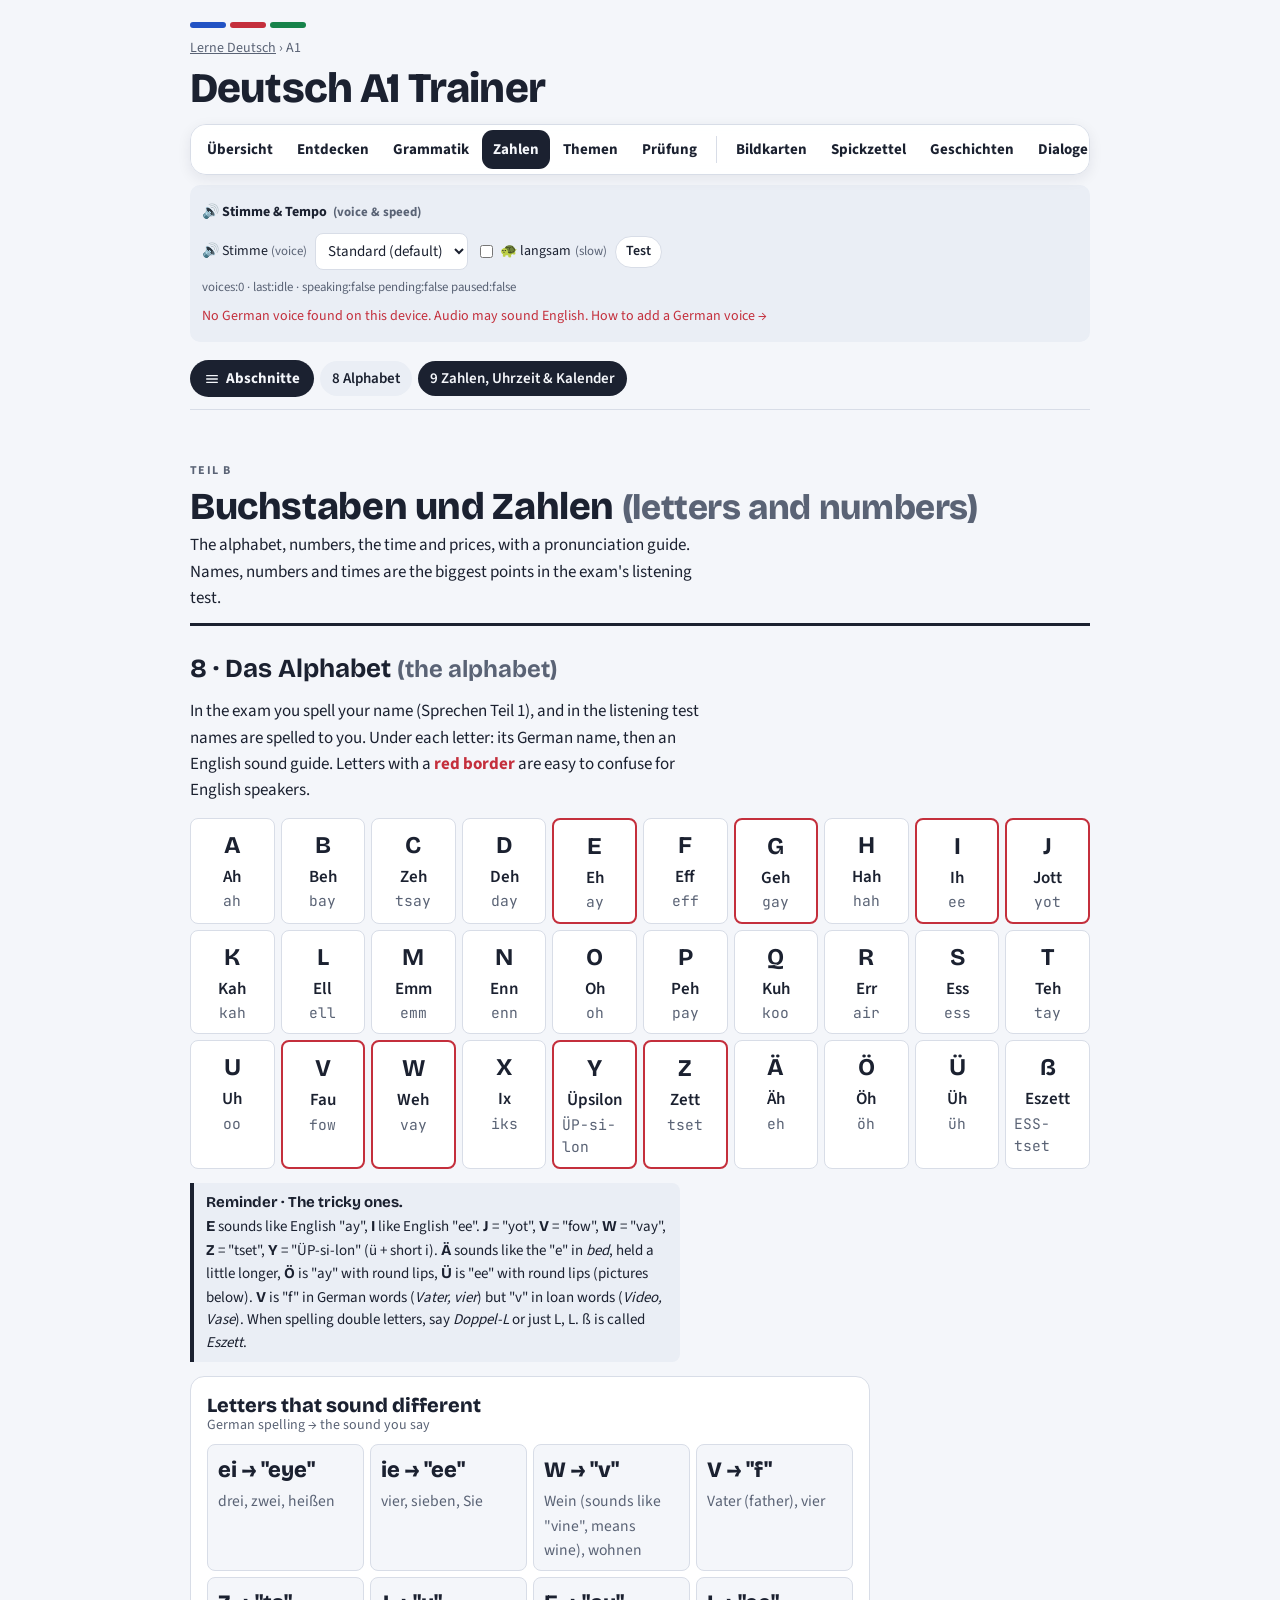
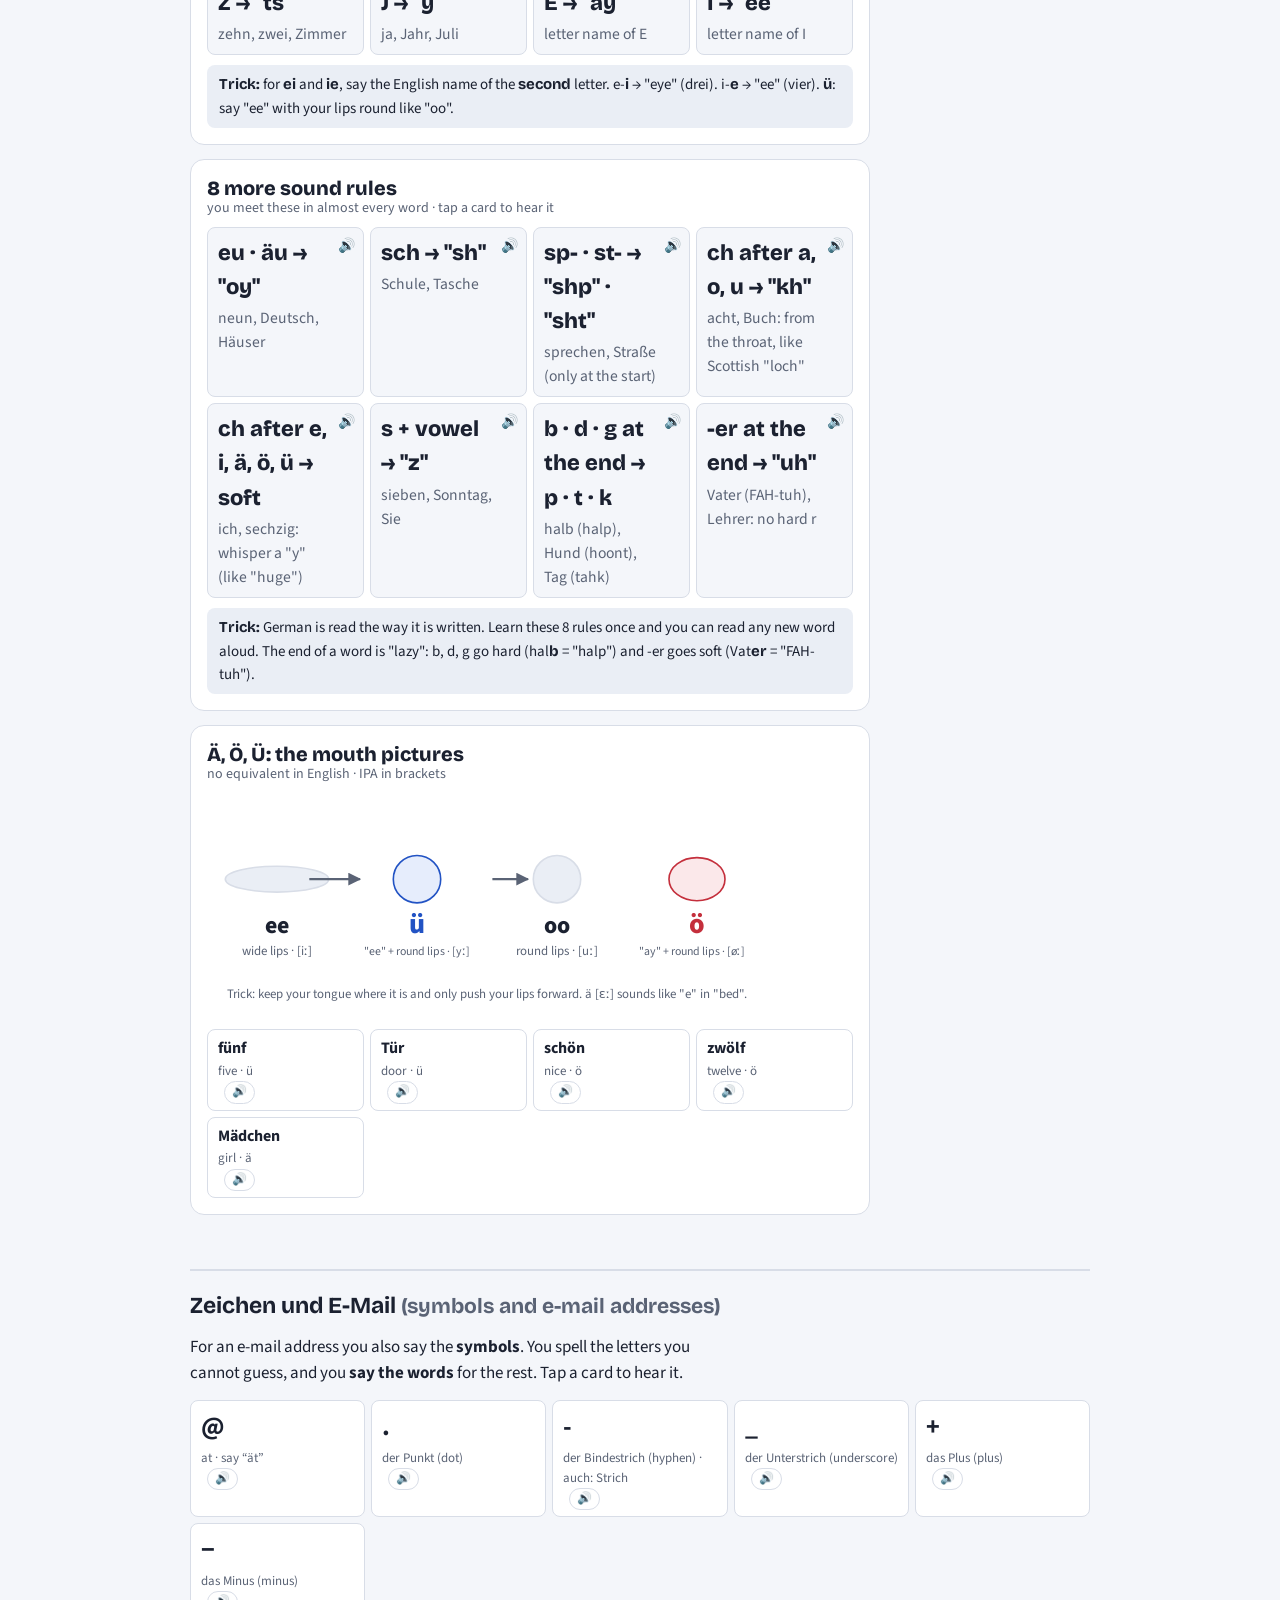
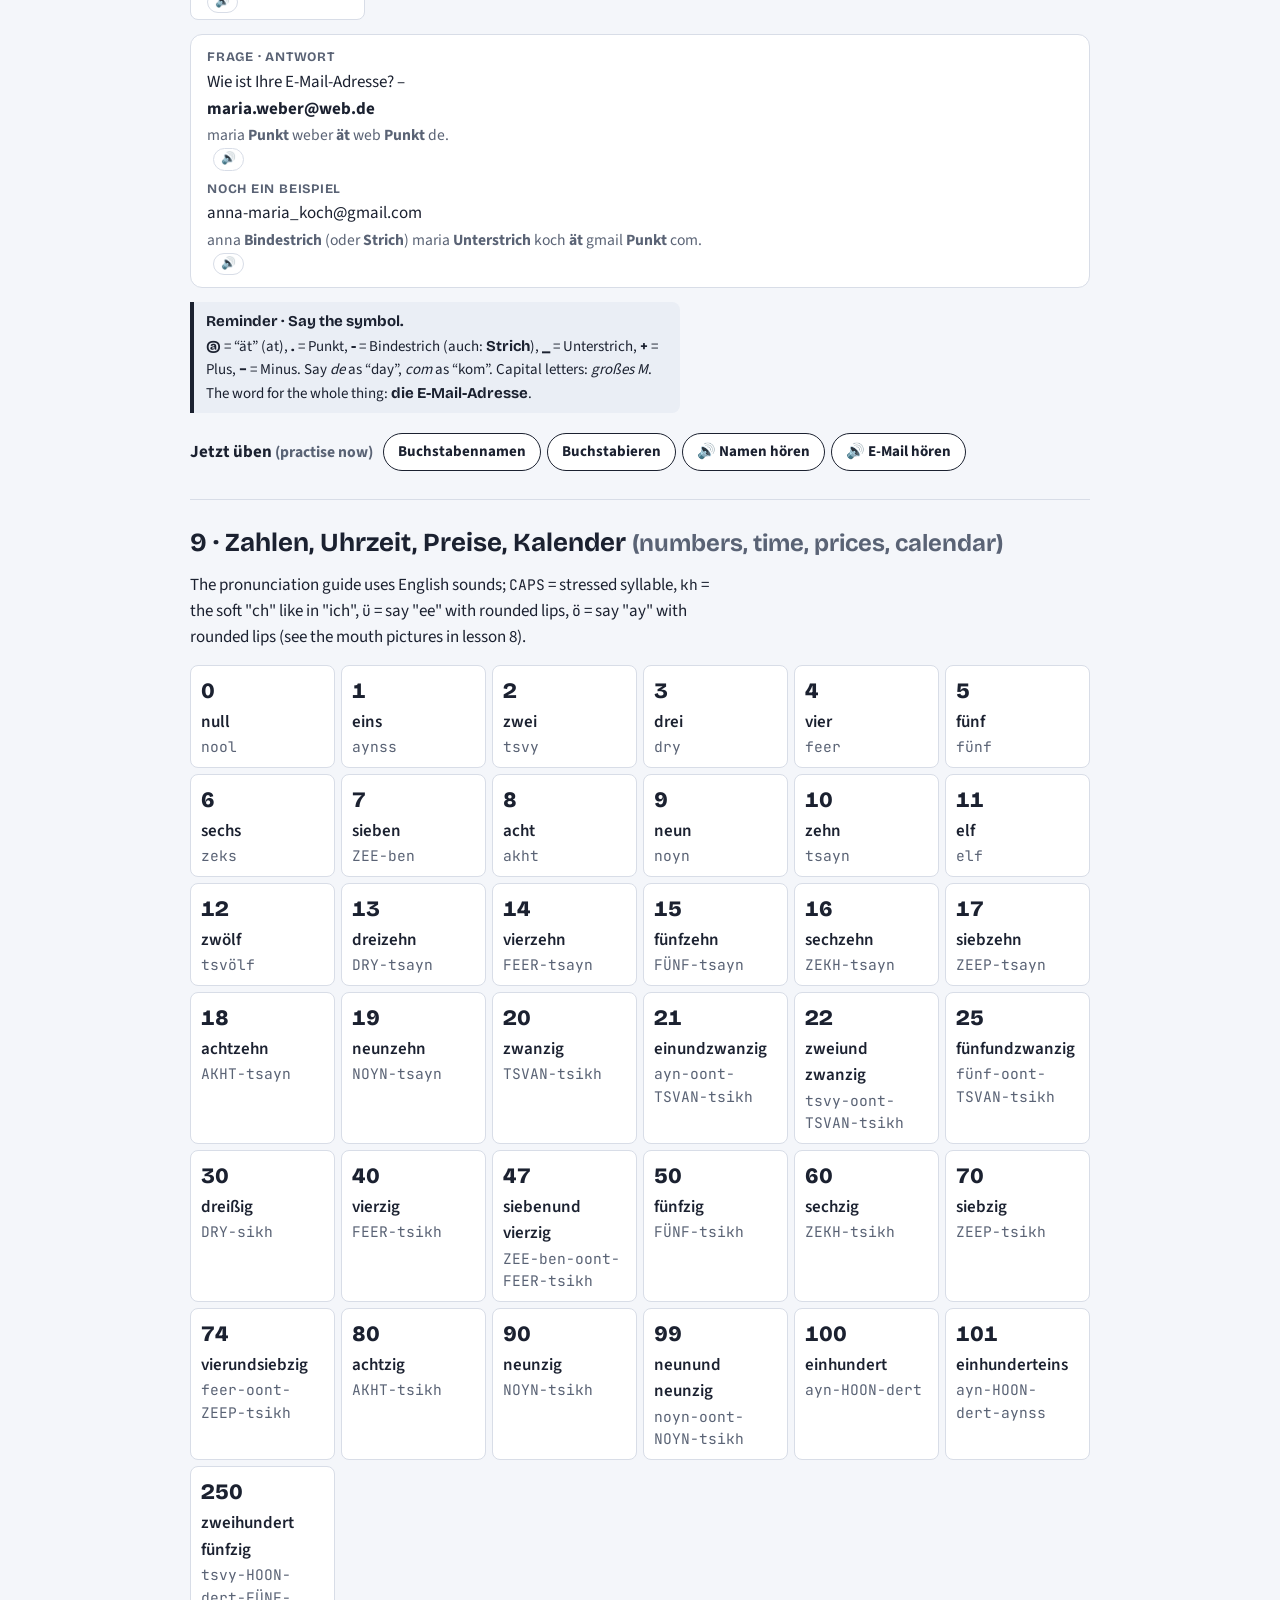
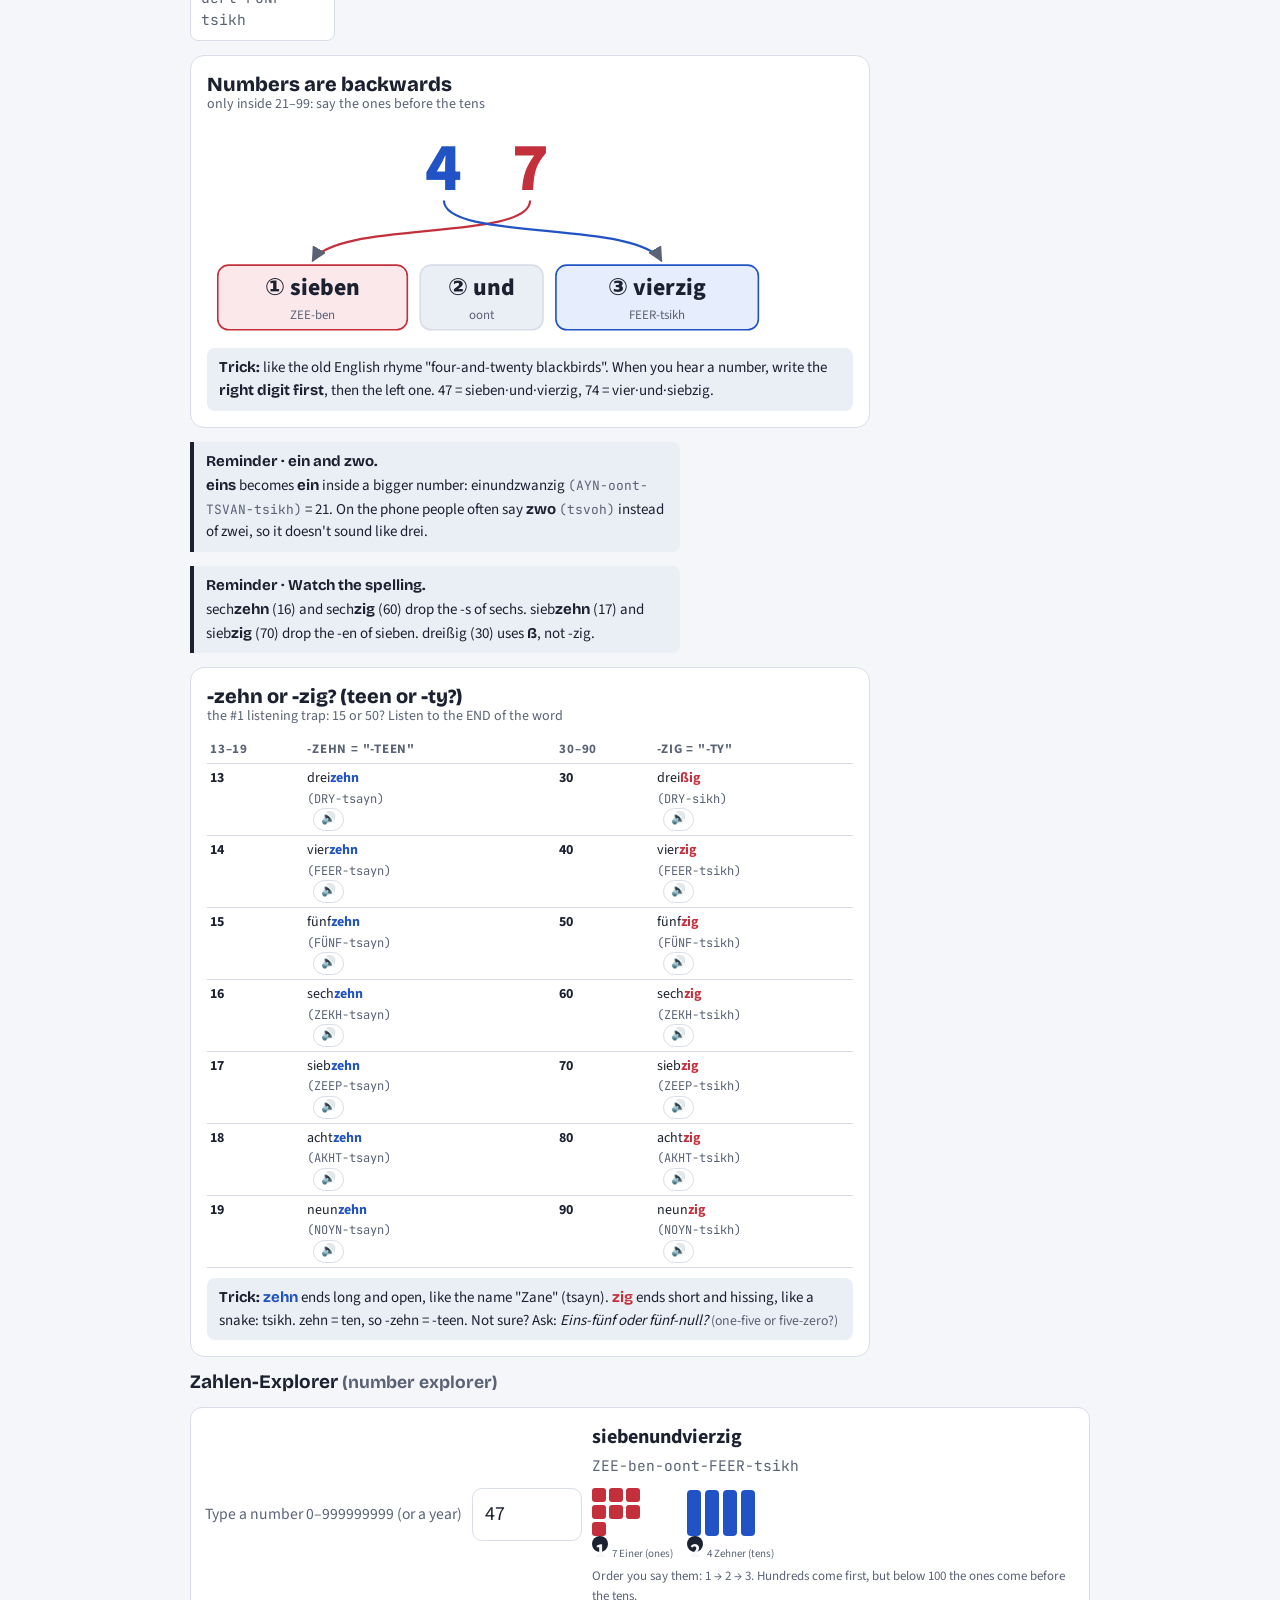
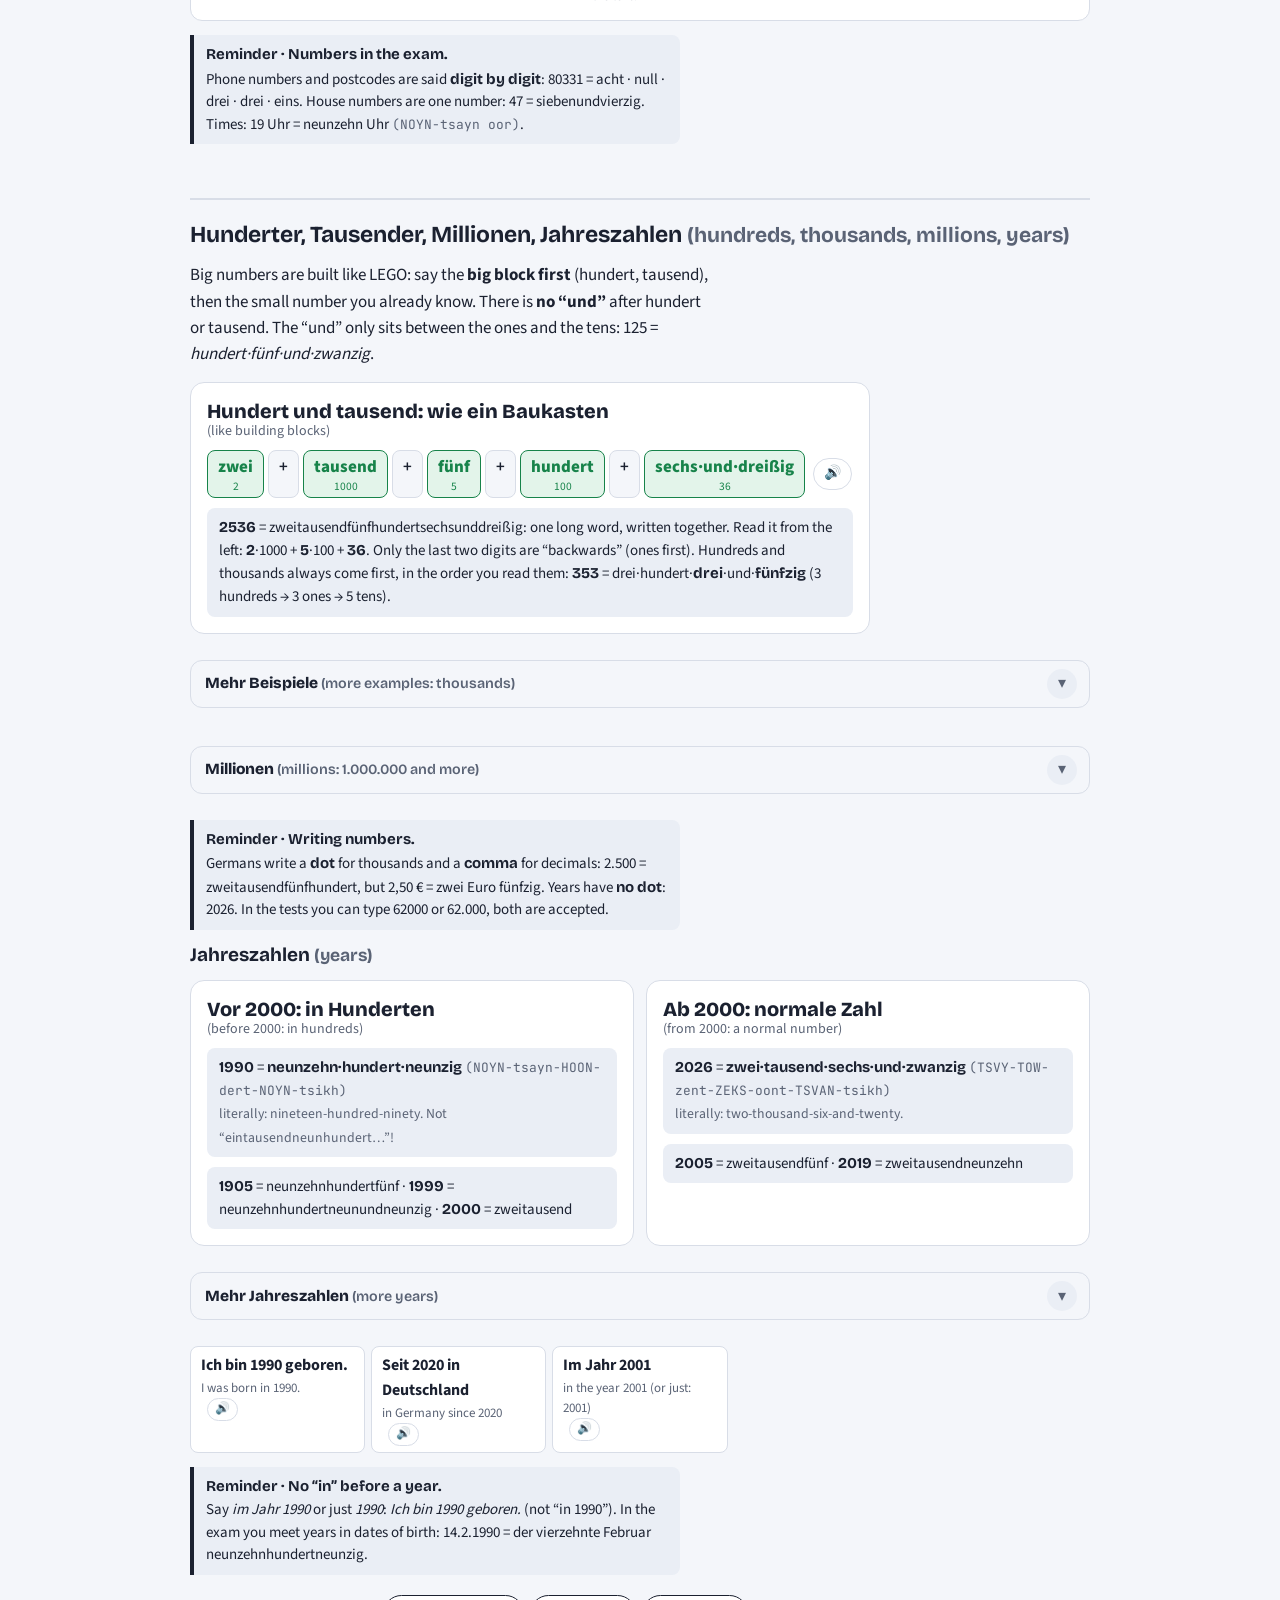
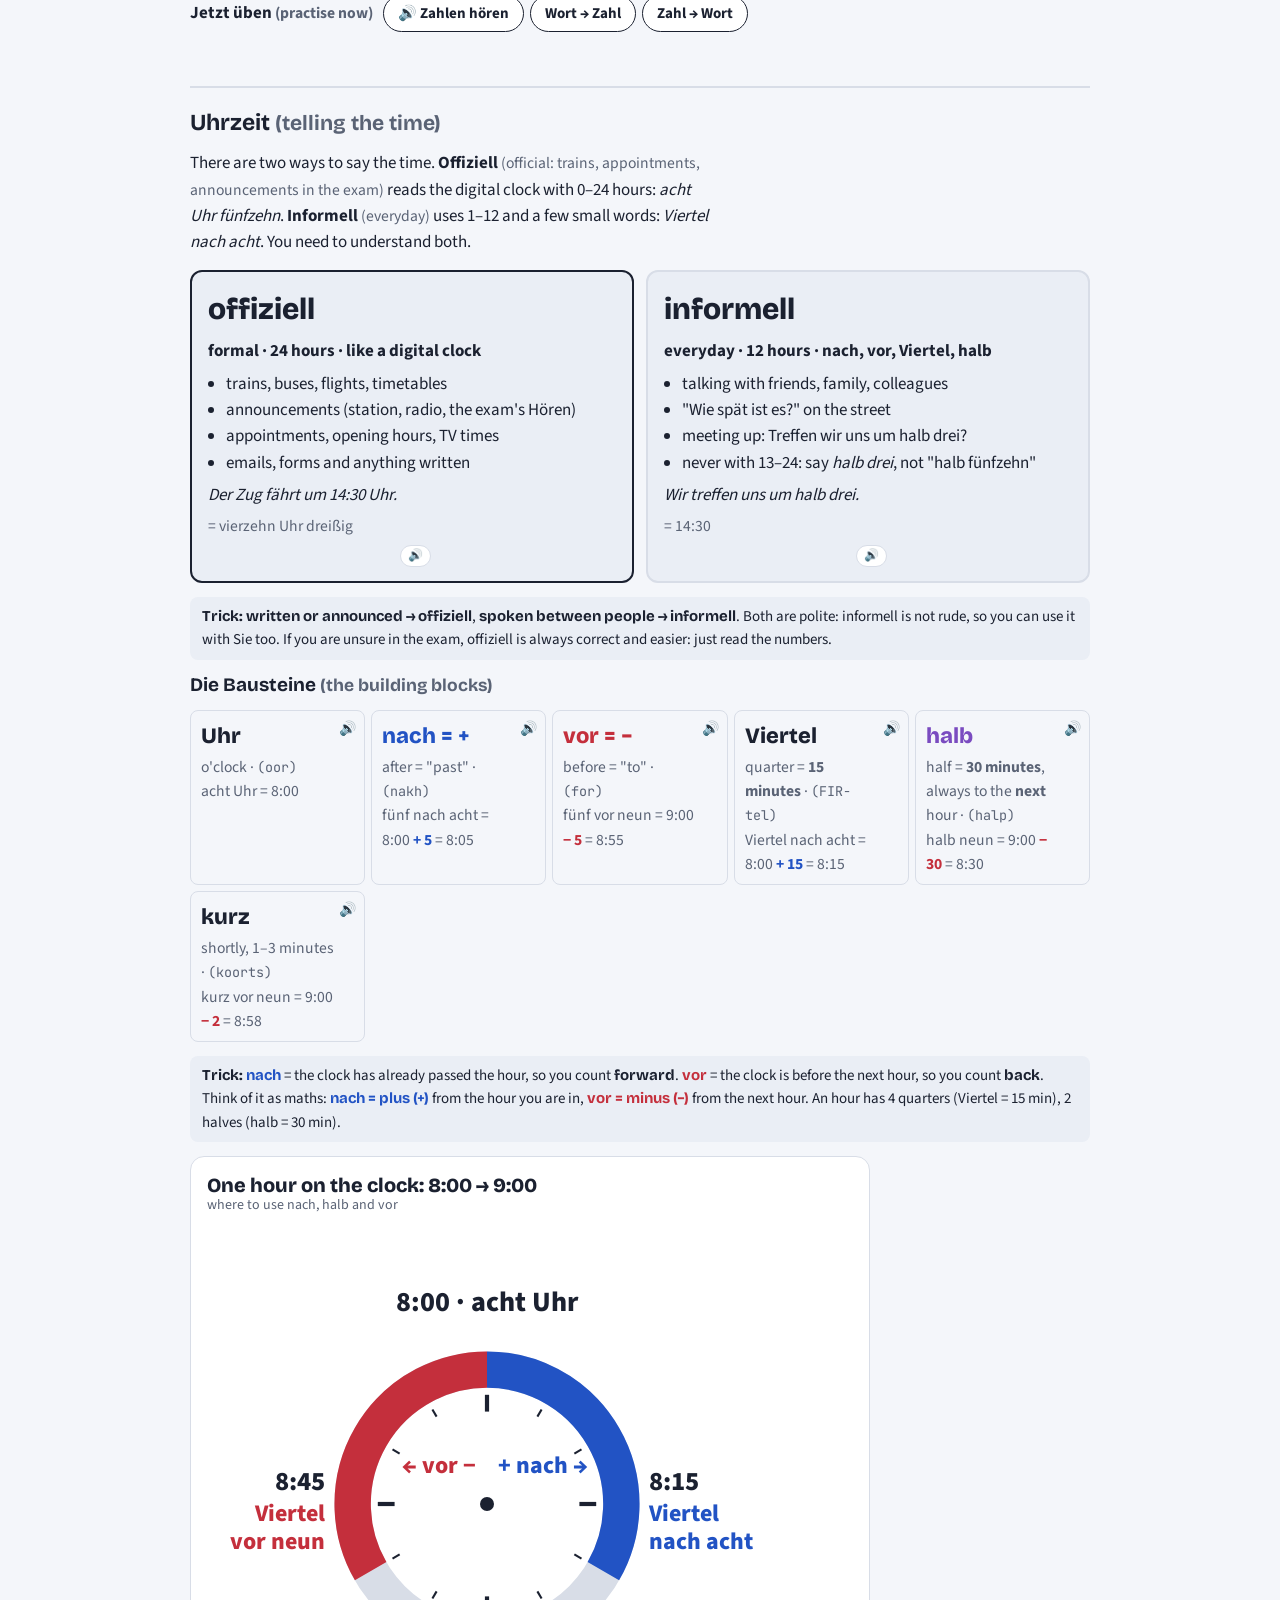
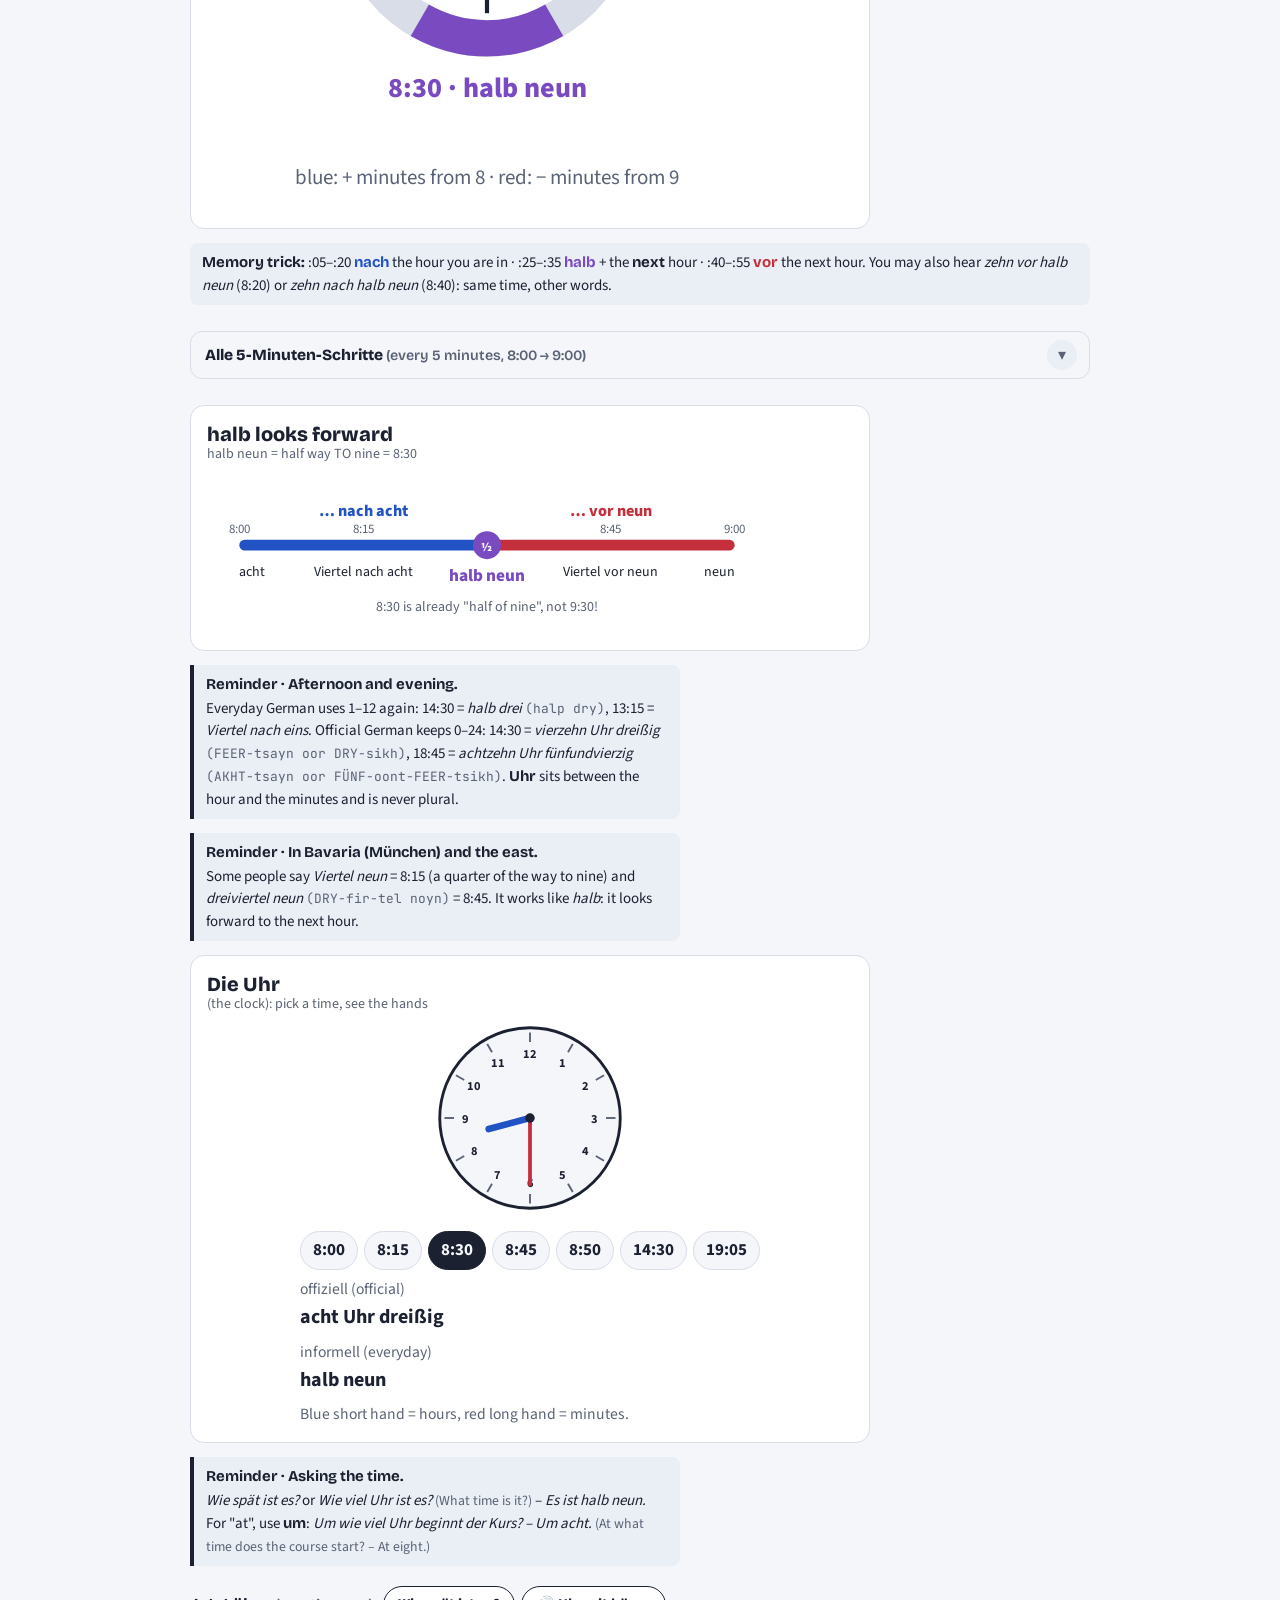
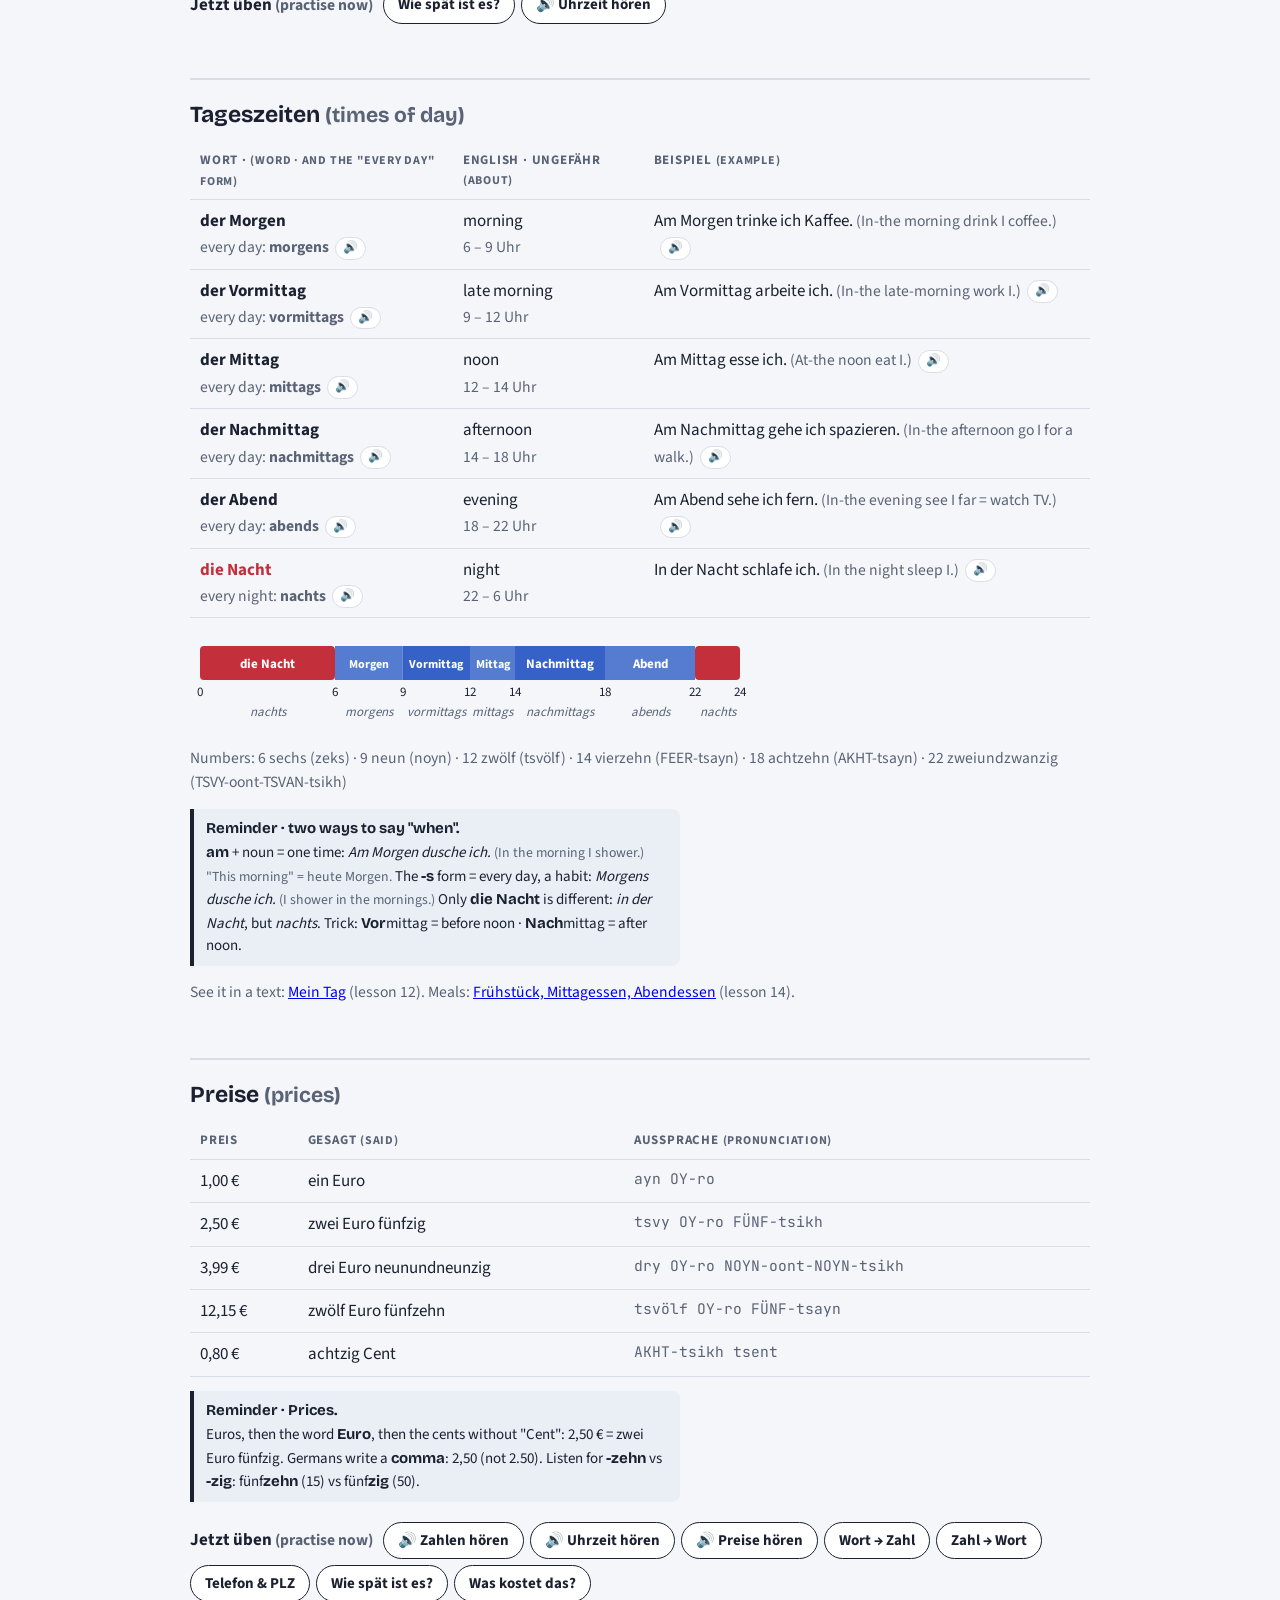
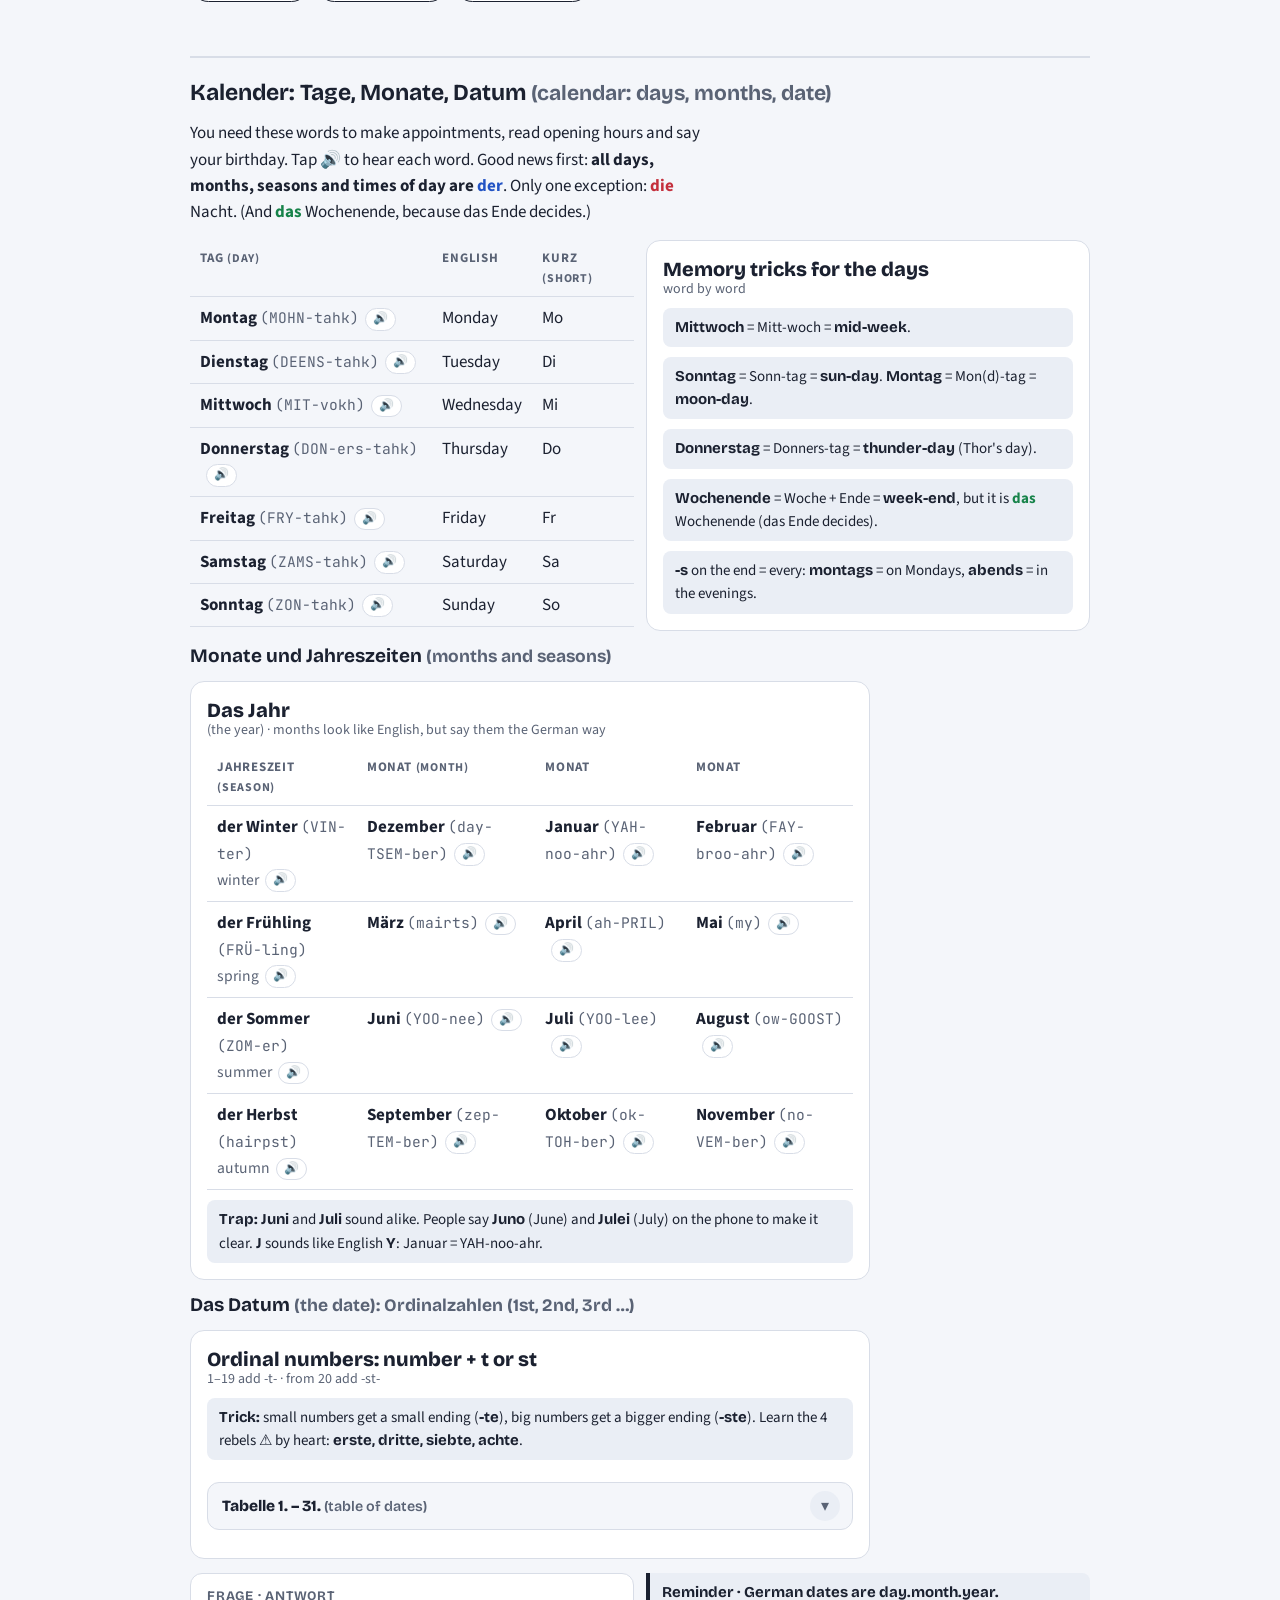
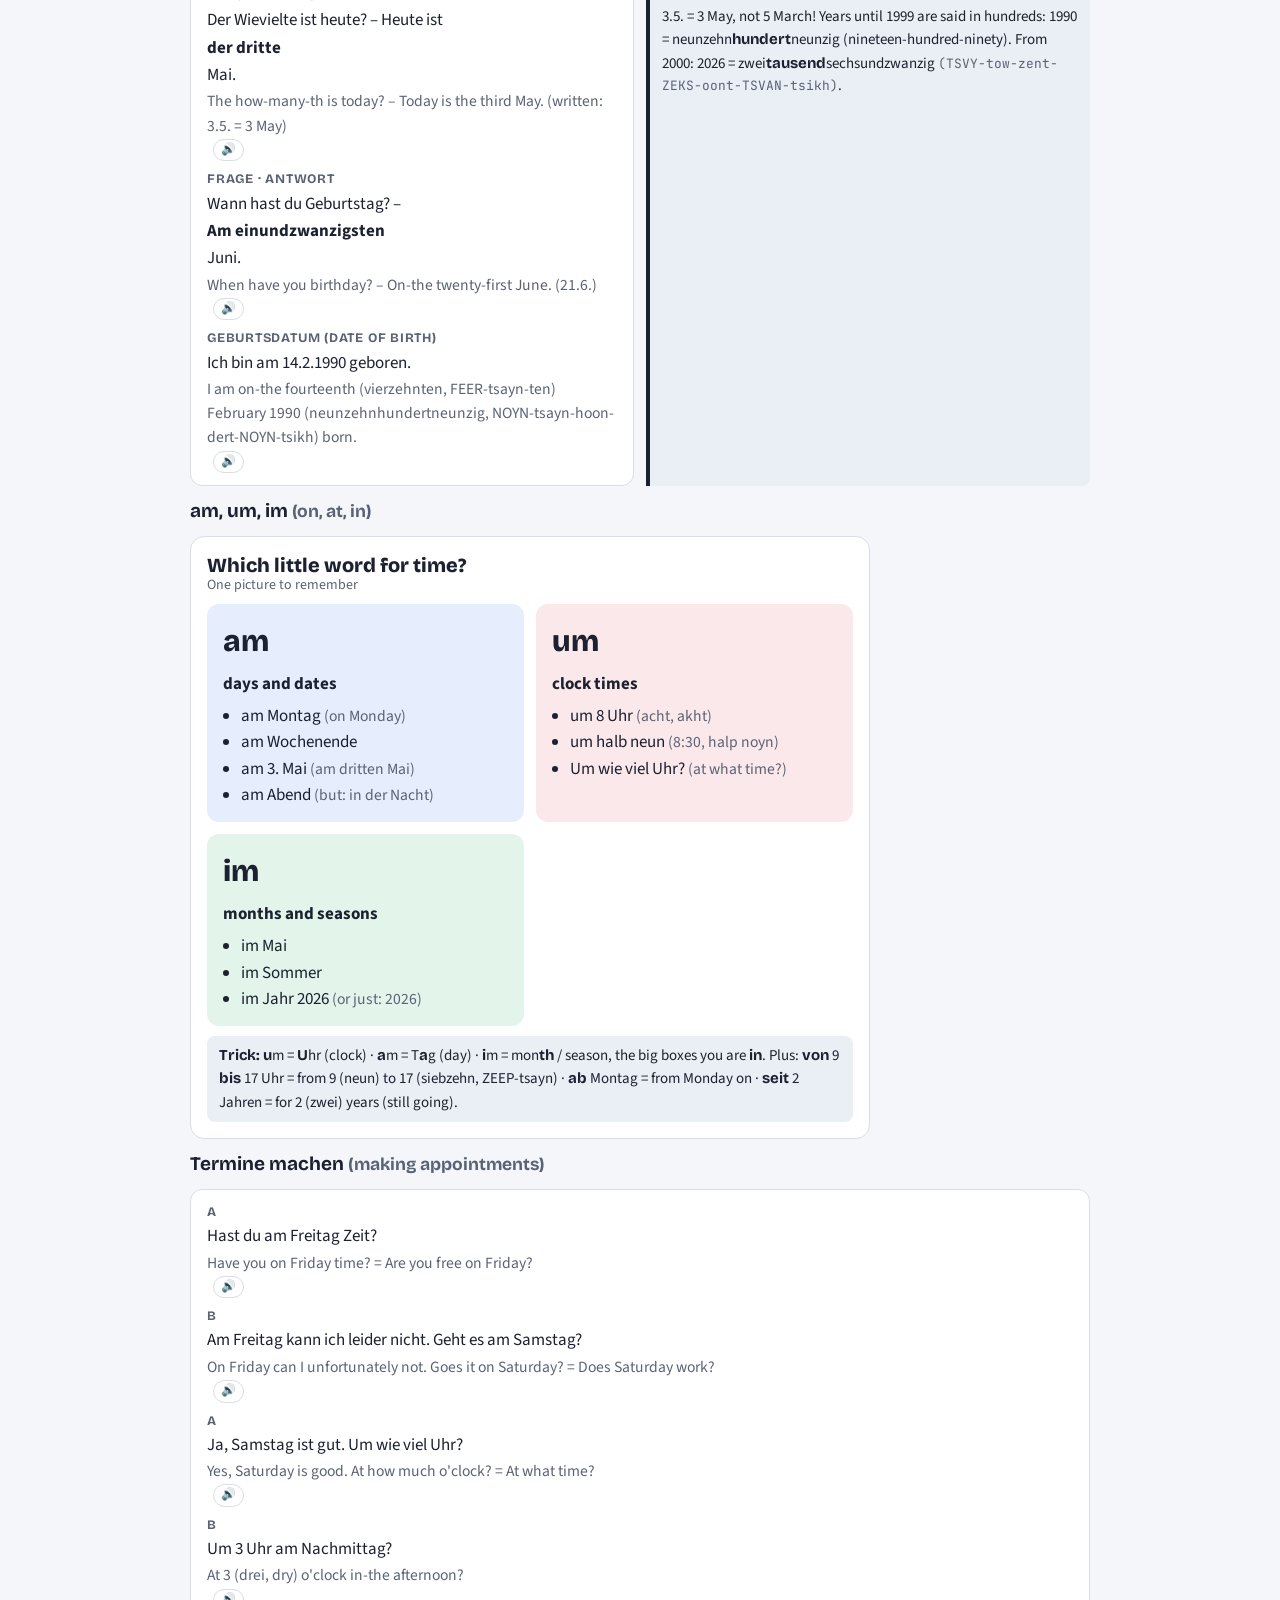
<file: a1/zahlen.html>
<!doctype html>
<html lang="de">
<head>
<meta charset="utf-8">
<meta name="viewport" content="width=device-width, initial-scale=1, viewport-fit=cover">
<meta name="claude:viewport-fit-sides" content="cover">
<title>Buchstaben und Zahlen · Deutsch A1</title>
<meta name="description" content="The alphabet, numbers, the time and prices, with a pronunciation guide. Names, numbers and times are the biggest points in the exam's listening test.">
<link rel="stylesheet" href="../assets/css/style.css?v=202611261357">
</head>
<body>
<div class="wrap">
<header id="site-header"></header>
<main>
<nav class="subnav" aria-label="Lektionen"><a href="#l-abc">8 Alphabet</a><a href="#l-numbers">9 Zahlen, Uhrzeit &amp; Kalender</a></nav>
<div class="part"><span class="kick">Teil B</span><h2>Buchstaben und Zahlen <span class="en">(letters and numbers)</span></h2><p class="lead">The alphabet, numbers, the time and prices, with a pronunciation guide. Names, numbers and times are the biggest points in the exam's listening test.</p></div>

<section class="lesson" id="l-abc">
  <h2>8 · Das Alphabet <span class="en">(the alphabet)</span></h2>
  <p class="lead">In the exam you spell your name (Sprechen Teil 1), and in the listening test names are spelled to you. Under each letter: its German name, then an English sound guide. Letters with a <span class="die">red border</span> are easy to confuse for English speakers.</p>
  <div class="abc" id="abcGrid"></div>
  <div class="rule"><b>Reminder · The tricky ones.</b> <b>E</b> sounds like English "ay", <b>I</b> like English "ee". <b>J</b> = "yot", <b>V</b> = "fow", <b>W</b> = "vay", <b>Z</b> = "tset", <b>Y</b> = "ÜP-si-lon" (ü + short i). <b>Ä</b> sounds like the "e" in <i>bed</i>, held a little longer, <b>Ö</b> is "ay" with round lips, <b>Ü</b> is "ee" with round lips (pictures below). <b>V</b> is "f" in German words (<i>Vater, vier</i>) but "v" in loan words (<i>Video, Vase</i>). When spelling double letters, say <i>Doppel-L</i> or just L, L. ß is called <i>Eszett</i>.</div>
  <div class="dia">
      <div class="cap">Letters that sound different<small>German spelling → the sound you say</small></div>
      <div class="sound">
        <div><span class="big2">ei → "eye"</span><span class="en">drei, zwei, heißen</span></div>
        <div><span class="big2">ie → "ee"</span><span class="en">vier, sieben, Sie</span></div>
        <div><span class="big2">W → "v"</span><span class="en">Wein (sounds like "vine", means wine), wohnen</span></div>
        <div><span class="big2">V → "f"</span><span class="en">Vater (father), vier</span></div>
        <div><span class="big2">Z → "ts"</span><span class="en">zehn, zwei, Zimmer</span></div>
        <div><span class="big2">J → "y"</span><span class="en">ja, Jahr, Juli</span></div>
        <div><span class="big2">E → "ay"</span><span class="en">letter name of E</span></div>
        <div><span class="big2">I → "ee"</span><span class="en">letter name of I</span></div>
      </div>
      <p class="trick"><b>Trick:</b> for <b>ei</b> and <b>ie</b>, say the English name of the <b>second</b> letter. e-<b>i</b> → "eye" (drei). i-<b>e</b> → "ee" (vier). <b>ü</b>: say "ee" with your lips round like "oo".</p>
    </div>
  <div class="dia">
      <div class="cap">8 more sound rules<small>you meet these in almost every word · tap a card to hear it</small></div>
      <div class="sound"><div role="button" tabindex="0" data-tap-say="neun, Deutsch, Häuser"><span class="big2">eu · äu → "oy"</span><span class="en">neun, Deutsch, Häuser</span></div><div role="button" tabindex="0" data-tap-say="Schule, Tasche"><span class="big2">sch → "sh"</span><span class="en">Schule, Tasche</span></div><div role="button" tabindex="0" data-tap-say="sprechen, Straße"><span class="big2">sp- · st- → "shp" · "sht"</span><span class="en">sprechen, Straße (only at the start)</span></div><div role="button" tabindex="0" data-tap-say="acht, Buch"><span class="big2">ch after a, o, u → "kh"</span><span class="en">acht, Buch: from the throat, like Scottish "loch"</span></div><div role="button" tabindex="0" data-tap-say="ich, sechzig"><span class="big2">ch after e, i, ä, ö, ü → soft</span><span class="en">ich, sechzig: whisper a "y" (like "huge")</span></div><div role="button" tabindex="0" data-tap-say="sieben, Sonntag, Sie"><span class="big2">s + vowel → "z"</span><span class="en">sieben, Sonntag, Sie</span></div><div role="button" tabindex="0" data-tap-say="halb, Hund, Tag"><span class="big2">b · d · g at the end → p · t · k</span><span class="en">halb (halp), Hund (hoont), Tag (tahk)</span></div><div role="button" tabindex="0" data-tap-say="Vater, Lehrer"><span class="big2">-er at the end → "uh"</span><span class="en">Vater (FAH-tuh), Lehrer: no hard r</span></div></div>
      <p class="trick"><b>Trick:</b> German is read the way it is written. Learn these 8 rules once and you can read any new word aloud. The end of a word is "lazy": b, d, g go hard (hal<b>b</b> = "halp") and -er goes soft (Vat<b>er</b> = "FAH-tuh").</p>
    </div>
  <div class="dia">
    <div class="cap">Ä, Ö, Ü: the mouth pictures<small>no equivalent in English · IPA in brackets</small></div>
    <svg viewBox="0 0 520 210" role="img" aria-label="Lip shapes: ee has wide lips, ü has the same tongue with round lips, oo has round lips, ö is ay with round lips">
      <g text-anchor="middle">
        <ellipse class="bsoft" cx="65" cy="80" rx="48" ry="12"/><text x="65" y="130" font-size="22" font-weight="800">ee</text><text class="mut" x="65" y="150" font-size="12">wide lips · [iː]</text>
        <ellipse class="bder" cx="195" cy="80" rx="22" ry="22"/><text class="tder" x="195" y="130" font-size="26">ü</text><text class="mut" x="195" y="150" font-size="11">"ee" + round lips · [yː]</text>
        <ellipse class="bsoft" cx="325" cy="80" rx="22" ry="22"/><text x="325" y="130" font-size="22" font-weight="800">oo</text><text class="mut" x="325" y="150" font-size="12">round lips · [uː]</text>
        <ellipse class="bdie" cx="455" cy="80" rx="26" ry="20"/><text class="tdie" x="455" y="130" font-size="26">ö</text><text class="mut" x="450" y="150" font-size="11">"ay" + round lips · [øː]</text>
        <path class="arr" d="M95,80 H142" marker-end="url(#ahu)"/><path class="arr" d="M265,80 H298" marker-end="url(#ahu)"/>
        <text class="mut" x="260" y="190" font-size="12">Trick: keep your tongue where it is and only push your lips forward. ä [ɛː] sounds like "e" in "bed".</text>
      </g>
      <defs><marker id="ahu" viewBox="0 0 10 10" refX="9" refY="5" markerWidth="6" markerHeight="6" orient="auto"><path class="head" d="M0,0L10,5L0,10z"/></marker></defs>
    </svg>
    <div class="wordgrid">
      <span data-say="fünf"><b>fünf</b><span class="en">five · ü</span></span><span data-say="Tür"><b>Tür</b><span class="en">door · ü</span></span><span data-say="schön"><b>schön</b><span class="en">nice · ö</span></span><span data-say="zwölf"><b>zwölf</b><span class="en">twelve · ö</span></span><span data-say="Mädchen"><b>Mädchen</b><span class="en">girl · ä</span></span>
    </div>
  </div>
  <h3 class="sub" id="l-mail">Zeichen und E-Mail <span class="en">(symbols and e-mail addresses)</span></h3>
  <p class="lead">For an e-mail address you also say the <b>symbols</b>. You spell the letters you cannot guess, and you <b>say the words</b> for the rest. Tap a card to hear it.</p>
  <div class="wordgrid">
    <span data-say="at"><b style="font-size:26px">@</b><span class="en">at · say “ät”</span></span>
    <span data-say="Punkt"><b style="font-size:26px">.</b><span class="en">der Punkt (dot)</span></span>
    <span data-say="Bindestrich"><b style="font-size:26px">-</b><span class="en">der Bindestrich (hyphen) · auch: Strich</span></span>
    <span data-say="Unterstrich"><b style="font-size:26px">_</b><span class="en">der Unterstrich (underscore)</span></span>
    <span data-say="Plus"><b style="font-size:26px">+</b><span class="en">das Plus (plus)</span></span>
    <span data-say="Minus"><b style="font-size:26px">−</b><span class="en">das Minus (minus)</span></span>
  </div>
  <div class="dialog">
    <p data-say="Wie ist Ihre E-Mail-Adresse? Maria Punkt Weber ät web Punkt de."><b class="who">Frage · Antwort</b>Wie ist Ihre E-Mail-Adresse? – <b>maria.weber@web.de</b><span class="en">maria <b>Punkt</b> weber <b>ät</b> web <b>Punkt</b> de.</span></p>
    <p data-say="Anna Bindestrich Maria Unterstrich Koch ät gmail Punkt com."><b class="who">Noch ein Beispiel</b>anna-maria_koch@gmail.com<span class="en">anna <b>Bindestrich</b> (oder <b>Strich</b>) maria <b>Unterstrich</b> koch <b>ät</b> gmail <b>Punkt</b> com.</span></p>
  </div>
  <div class="rule"><b>Reminder · Say the symbol.</b> <b>@</b> = “ät” (at), <b>.</b> = Punkt, <b>-</b> = Bindestrich (auch: <b>Strich</b>), <b>_</b> = Unterstrich, <b>+</b> = Plus, <b>−</b> = Minus. Say <i>de</i> as “day”, <i>com</i> as “kom”. Capital letters: <i>großes M</i>. The word for the whole thing: <b>die E-Mail-Adresse</b>.</div>
  <div class="practice"><span>Jetzt üben <span class="en">(practise now)</span></span><a class="go" href="tests.html#hoerBuchstabe">Buchstabennamen</a><a class="go" href="tests.html#buchstabieren">Buchstabieren</a><a class="go" href="tests.html#hoerenName">🔊 Namen hören</a><a class="go" href="tests.html#hoerenMail">🔊 E-Mail hören</a></div>
</section>

<section class="lesson" id="l-numbers">
  <h2>9 · Zahlen, Uhrzeit, Preise, Kalender <span class="en">(numbers, time, prices, calendar)</span></h2>
  <p class="lead">The pronunciation guide uses English sounds; <span class="mono">CAPS</span> = stressed syllable, <span class="mono">kh</span> = the soft "ch" like in "ich", <span class="mono">ü</span> = say "ee" with rounded lips, <span class="mono">ö</span> = say "ay" with rounded lips (see the mouth pictures in lesson 8).</p>
  <div class="numgrid" id="numGrid"></div>
  <div class="dia">
      <div class="cap">Numbers are backwards<small>only inside 21–99: say the ones before the tens</small></div>
      <svg viewBox="0 0 520 200" role="img" aria-label="47: the 7 is said first as sieben, then und, then 40 as vierzig">
        <defs><marker id="ah3" viewBox="0 0 10 10" refX="9" refY="5" markerWidth="7" markerHeight="7" orient="auto"><path class="head" d="M0,0L10,5L0,10z"/></marker></defs>
        <text class="tder" x="220" y="62" font-size="64" text-anchor="middle">4</text>
        <text class="tdie" x="300" y="62" font-size="64" text-anchor="middle">7</text>
        <path class="arr xdie" d="M300,72 C300,110 120,90 98,128" marker-end="url(#ah3)"/>
        <path class="arr xder" d="M220,72 C220,110 400,90 422,128" marker-end="url(#ah3)"/>
        <rect class="bdie" x="10" y="132" width="176" height="60" rx="10"/>
        <text x="98" y="160" font-size="22" text-anchor="middle" font-weight="800">① sieben</text>
        <text class="mut" x="98" y="182" font-size="12" text-anchor="middle">ZEE-ben</text>
        <rect class="bsoft" x="198" y="132" width="114" height="60" rx="10"/>
        <text x="255" y="160" font-size="22" text-anchor="middle" font-weight="800">② und</text>
        <text class="mut" x="255" y="182" font-size="12" text-anchor="middle">oont</text>
        <rect class="bder" x="324" y="132" width="188" height="60" rx="10"/>
        <text x="418" y="160" font-size="22" text-anchor="middle" font-weight="800">③ vierzig</text>
        <text class="mut" x="418" y="182" font-size="12" text-anchor="middle">FEER-tsikh</text>
      </svg>
      <p class="trick"><b>Trick:</b> like the old English rhyme "four-and-twenty blackbirds". When you hear a number, write the <b>right digit first</b>, then the left one. 47 = sieben·und·vierzig, 74 = vier·und·siebzig.</p>
    </div>
  <div class="rule"><b>Reminder · ein and zwo.</b> <b>eins</b> becomes <b>ein</b> inside a bigger number: einundzwanzig <span class="pron">(AYN-oont-TSVAN-tsikh)</span> = 21. On the phone people often say <b>zwo</b> <span class="pron">(tsvoh)</span> instead of zwei, so it doesn't sound like drei.</div>
  <div class="rule"><b>Reminder · Watch the spelling.</b> sech<b>zehn</b> (16) and sech<b>zig</b> (60) drop the -s of sechs. sieb<b>zehn</b> (17) and sieb<b>zig</b> (70) drop the -en of sieben. dreißig (30) uses <b>ß</b>, not -zig.</div>
  <div class="dia">
      <div class="cap">-zehn or -zig? (teen or -ty?)<small>the #1 listening trap: 15 or 50? Listen to the END of the word</small></div>
      <div class="tablebox"><table class="mini tz"><thead><tr><th>13–19</th><th>-zehn = "-teen"</th><th>30–90</th><th>-zig = "-ty"</th></tr></thead><tbody><tr><td><b>13</b></td><td data-say="dreizehn">drei<b class="der">zehn</b> <span class="pron">(DRY-tsayn)</span></td><td><b>30</b></td><td data-say="dreißig">drei<b class="die">ßig</b> <span class="pron">(DRY-sikh)</span></td></tr><tr><td><b>14</b></td><td data-say="vierzehn">vier<b class="der">zehn</b> <span class="pron">(FEER-tsayn)</span></td><td><b>40</b></td><td data-say="vierzig">vier<b class="die">zig</b> <span class="pron">(FEER-tsikh)</span></td></tr><tr><td><b>15</b></td><td data-say="fünfzehn">fünf<b class="der">zehn</b> <span class="pron">(FÜNF-tsayn)</span></td><td><b>50</b></td><td data-say="fünfzig">fünf<b class="die">zig</b> <span class="pron">(FÜNF-tsikh)</span></td></tr><tr><td><b>16</b></td><td data-say="sechzehn">sech<b class="der">zehn</b> <span class="pron">(ZEKH-tsayn)</span></td><td><b>60</b></td><td data-say="sechzig">sech<b class="die">zig</b> <span class="pron">(ZEKH-tsikh)</span></td></tr><tr><td><b>17</b></td><td data-say="siebzehn">sieb<b class="der">zehn</b> <span class="pron">(ZEEP-tsayn)</span></td><td><b>70</b></td><td data-say="siebzig">sieb<b class="die">zig</b> <span class="pron">(ZEEP-tsikh)</span></td></tr><tr><td><b>18</b></td><td data-say="achtzehn">acht<b class="der">zehn</b> <span class="pron">(AKHT-tsayn)</span></td><td><b>80</b></td><td data-say="achtzig">acht<b class="die">zig</b> <span class="pron">(AKHT-tsikh)</span></td></tr><tr><td><b>19</b></td><td data-say="neunzehn">neun<b class="der">zehn</b> <span class="pron">(NOYN-tsayn)</span></td><td><b>90</b></td><td data-say="neunzig">neun<b class="die">zig</b> <span class="pron">(NOYN-tsikh)</span></td></tr></tbody></table></div>
      <p class="trick"><b>Trick:</b> <b class="der">zehn</b> ends long and open, like the name "Zane" (tsayn). <b class="die">zig</b> ends short and hissing, like a snake: tsikh. zehn = ten, so -zehn = -teen. Not sure? Ask: <i>Eins-fünf oder fünf-null?</i> <span class="en">(one-five or five-zero?)</span></p>
    </div>
  <h3>Zahlen-Explorer <span class="en">(number explorer)</span></h3>
  <div class="explorer">
    <label for="explIn" class="en">Type a number 0–999999999 (or a year)</label>
    <input type="number" id="explIn" min="0" max="999999999" value="47">
    <div class="out" id="explOut"></div>
  </div>
  <div class="rule"><b>Reminder · Numbers in the exam.</b> Phone numbers and postcodes are said <b>digit by digit</b>: 80331 = acht · null · drei · drei · eins. House numbers are one number: 47 = siebenundvierzig. Times: 19 Uhr = neunzehn Uhr <span class="pron">(NOYN-tsayn oor)</span>.</div>
  <h3 class="sub" id="l-big">Hunderter, Tausender, Millionen, Jahreszahlen <span class="en">(hundreds, thousands, millions, years)</span></h3>
  <p class="lead">Big numbers are built like LEGO: say the <b>big block first</b> (hundert, tausend), then the small number you already know. There is <b>no “und”</b> after hundert or tausend. The “und” only sits between the ones and the tens: 125 = <i>hundert·fünf·und·zwanzig</i>.</p>
  <div class="dia">
    <div class="cap">Hundert und tausend: wie ein Baukasten <small>(like building blocks)</small></div>
    <div class="train"><span class="car g">zwei<em>2</em></span><span class="car">+</span><span class="car g">tausend<em>1000</em></span><span class="car">+</span><span class="car g">fünf<em>5</em></span><span class="car">+</span><span class="car g">hundert<em>100</em></span><span class="car">+</span><span class="car g">sechs·und·dreißig<em>36</em></span></div>
    <p class="trick"><b>2536</b> = zweitausendfünfhundertsechsunddreißig: one long word, written together. Read it from the left: <b>2</b>·1000 + <b>5</b>·100 + <b>36</b>. Only the last two digits are “backwards” (ones first). Hundreds and thousands always come first, in the order you read them: <b>353</b> = drei·hundert·<b>drei</b>·und·<b>fünfzig</b> (3 hundreds → 3 ones → 5 tens).</p>
  </div>
  <details class="pr">
    <summary><span>Mehr Beispiele <span class="en">(more examples: thousands)</span></span></summary>
  <div class="dia">
    <div class="cap">Tausender: die Zahl vor „tausend“ <small>(thousands: the number before “tausend”)</small></div>
    <div class="train"><span class="car g">zweiundsechzig<em>62</em></span><span class="car">+</span><span class="car g">tausend<em>.000</em></span><span class="car">=</span><span class="car">62.000<em>zweiundsechzigtausend</em></span></div>
    <div class="train"><span class="car g">zweihundertdreiundneunzig<em>293</em></span><span class="car">+</span><span class="car g">tausend<em>.</em></span><span class="car g">dreihundert<em>300</em></span><span class="car">=</span><span class="car">293.300<em>…tausenddreihundert</em></span></div>
    <p class="trick"><b>Trick:</b> look at the <b>dot</b>. Everything left of it is a normal number (1–999), then say <b>tausend</b>, then the three digits on the right: 293.300 = 293 · tausend · 300. Say it in this order and you can read any price, population or salary.</p>
  </div>
  <div class="numgrid" id="bigGrid"></div>
  </details>
  <details class="pr">
    <summary><span>Millionen <span class="en">(millions: 1.000.000 and more)</span></span></summary>
  <div class="cols2">
    <div class="dia">
      <div class="cap">die Million: ein Nomen <small>(a noun, with a capital M)</small></div>
      <p class="trick"><b>1.000.000</b> = <b>eine</b> Million <span class="pron">(AY-nuh mil-YOHN)</span><br><b>2.000.000</b> = zwei Million<b>en</b> <span class="pron">(tsvy mil-YOH-nen)</span><br><b>2.500.000</b> = zwei Millionen fünfhunderttausend</p>
      <p class="trick"><b>Trick:</b> Million is <span class="die">die</span> (feminine): <b>eine</b> Million, but two or more get <b>-en</b>. It is a separate word, not glued to the number.</p>
    </div>
    <div class="dia">
      <div class="cap">Kurzform mit Komma <small>(short form with a decimal comma)</small></div>
      <p class="trick"><b>2,5 Millionen</b> = zwei <b>Komma</b> fünf Millionen <span class="pron">(tsvy KOM-ah fünf mil-YOH-nen)</span><br><span class="en">The comma is said “Komma”. Also: zweieinhalb Millionen (two and a half).</span></p>
      <p class="trick"><b>Berlin</b> hat etwa <b>3,7 Millionen</b> Einwohner. <b>Deutschland</b> hat etwa <b>84 Millionen</b> Einwohner.<br><span class="en">Berlin has about 3.7 million inhabitants. Germany has about 84 million.</span></p>
    </div>
  </div>
  <div class="wordgrid">
    <span data-say="Berlin hat etwa drei Komma sieben Millionen Einwohner."><b>3,7 Millionen</b><span class="en">drei Komma sieben Millionen</span></span>
    <span data-say="Deutschland hat etwa vierundachtzig Millionen Einwohner."><b>84 Millionen</b><span class="en">vierundachtzig Millionen</span></span>
    <span data-say="Das Auto kostet zweiundsechzigtausend Euro."><b>62.000 €</b><span class="en">zweiundsechzigtausend Euro</span></span>
    <span data-say="Die Stadt hat zweihundertdreiundneunzigtausenddreihundert Einwohner."><b>293.300</b><span class="en">zweihundertdreiundneunzigtausenddreihundert</span></span>
  </div>
  </details>
  <div class="rule"><b>Reminder · Writing numbers.</b> Germans write a <b>dot</b> for thousands and a <b>comma</b> for decimals: 2.500 = zweitausendfünfhundert, but 2,50 € = zwei Euro fünfzig. Years have <b>no dot</b>: 2026. In the tests you can type 62000 or 62.000, both are accepted.</div>
  <h3>Jahreszahlen <span class="en">(years)</span></h3>
  <div class="cols2">
    <div class="dia">
      <div class="cap">Vor 2000: in Hunderten <small>(before 2000: in hundreds)</small></div>
      <p class="trick"><b>1990</b> = <b>neunzehn·hundert·neunzig</b> <span class="pron">(NOYN-tsayn-HOON-dert-NOYN-tsikh)</span><br><span class="en">literally: nineteen-hundred-ninety. Not “eintausendneunhundert…”!</span></p>
      <p class="trick"><b>1905</b> = neunzehnhundertfünf · <b>1999</b> = neunzehnhundertneunundneunzig · <b>2000</b> = zweitausend</p>
    </div>
    <div class="dia">
      <div class="cap">Ab 2000: normale Zahl <small>(from 2000: a normal number)</small></div>
      <p class="trick"><b>2026</b> = <b>zwei·tausend·sechs·und·zwanzig</b> <span class="pron">(TSVY-TOW-zent-ZEKS-oont-TSVAN-tsikh)</span><br><span class="en">literally: two-thousand-six-and-twenty.</span></p>
      <p class="trick"><b>2005</b> = zweitausendfünf · <b>2019</b> = zweitausendneunzehn</p>
    </div>
  </div>
  <details class="pr">
    <summary><span>Mehr Jahreszahlen <span class="en">(more years)</span></span></summary>
  <div class="numgrid" id="yearGrid"></div>
  </details>
  <div class="wordgrid">
    <span data-say="Ich bin 1990 geboren."><b>Ich bin 1990 geboren.</b><span class="en">I was born in 1990.</span></span>
    <span data-say="Ich wohne seit 2020 in Deutschland."><b>Seit 2020 in Deutschland</b><span class="en">in Germany since 2020</span></span>
    <span data-say="Wann bist du geboren? Im Jahr 2001."><b>Im Jahr 2001</b><span class="en">in the year 2001 (or just: 2001)</span></span>
  </div>
  <div class="rule"><b>Reminder · No “in” before a year.</b> Say <i>im Jahr 1990</i> or just <i>1990</i>: <i>Ich bin 1990 geboren.</i> (not “in 1990”). In the exam you meet years in dates of birth: 14.2.1990 = der vierzehnte Februar neunzehnhundertneunzig.</div>
  <div class="practice"><span>Jetzt üben <span class="en">(practise now)</span></span><a class="go" href="tests.html#hoerenZahl">🔊 Zahlen hören</a><a class="go" href="tests.html#hoerZahl">Wort → Zahl</a><a class="go" href="tests.html#zahlWort">Zahl → Wort</a></div>

  <h3 class="sub" id="l-uhrzeit">Uhrzeit <span class="en">(telling the time)</span></h3>
  <p class="lead">There are two ways to say the time. <b>Offiziell</b> <span class="en">(official: trains, appointments, announcements in the exam)</span> reads the digital clock with 0–24 hours: <i>acht Uhr fünfzehn</i>. <b>Informell</b> <span class="en">(everyday)</span> uses 1–12 and a few small words: <i>Viertel nach acht</i>. You need to understand both.</p>
  <div class="cols2">
    <div class="gcard" style="background:var(--soft);border:2px solid var(--ink)" data-say="Der Zug fährt um vierzehn Uhr dreißig."><span class="big">offiziell</span><b>formal · 24 hours · like a digital clock</b><ul><li>trains, buses, flights, timetables</li><li>announcements (station, radio, the exam's Hören)</li><li>appointments, opening hours, TV times</li><li>emails, forms and anything written</li></ul><i>Der Zug fährt um 14:30 Uhr.</i> <span class="en">= vierzehn Uhr dreißig</span></div>
    <div class="gcard" style="background:var(--soft);border:2px solid var(--line)" data-say="Wir treffen uns um halb drei."><span class="big">informell</span><b>everyday · 12 hours · nach, vor, Viertel, halb</b><ul><li>talking with friends, family, colleagues</li><li>"Wie spät ist es?" on the street</li><li>meeting up: Treffen wir uns um halb drei?</li><li>never with 13–24: say <i>halb drei</i>, not "halb fünfzehn"</li></ul><i>Wir treffen uns um halb drei.</i> <span class="en">= 14:30</span></div>
  </div>
  <p class="trick"><b>Trick:</b> <b>written or announced → offiziell</b>, <b>spoken between people → informell</b>. Both are polite: informell is not rude, so you can use it with Sie too. If you are unsure in the exam, offiziell is always correct and easier: just read the numbers.</p>

  <h3>Die Bausteine <span class="en">(the building blocks)</span></h3>
  <div class="sound">
    <div role="button" tabindex="0" data-tap-say="Uhr"><span class="big2">Uhr</span><span class="en">o'clock · <span class="pron">(oor)</span><br>acht Uhr = 8:00</span></div>
    <div role="button" tabindex="0" data-tap-say="nach"><span class="big2 der">nach = +</span><span class="en">after = "past" · <span class="pron">(nakh)</span><br>fünf nach acht = 8:00 <b class="der">+ 5</b> = 8:05</span></div>
    <div role="button" tabindex="0" data-tap-say="vor"><span class="big2 die">vor = −</span><span class="en">before = "to" · <span class="pron">(for)</span><br>fünf vor neun = 9:00 <b class="die">− 5</b> = 8:55</span></div>
    <div role="button" tabindex="0" data-tap-say="Viertel"><span class="big2">Viertel</span><span class="en">quarter = <b>15 minutes</b> · <span class="pron">(FIR-tel)</span><br>Viertel nach acht = 8:00 <b class="der">+ 15</b> = 8:15</span></div>
    <div role="button" tabindex="0" data-tap-say="halb"><span class="big2 plc">halb</span><span class="en">half = <b>30 minutes</b>, always to the <b>next</b> hour · <span class="pron">(halp)</span><br>halb neun = 9:00 <b class="die">− 30</b> = 8:30</span></div>
    <div role="button" tabindex="0" data-tap-say="kurz"><span class="big2">kurz</span><span class="en">shortly, 1–3 minutes · <span class="pron">(koorts)</span><br>kurz vor neun = 9:00 <b class="die">− 2</b> = 8:58</span></div>
  </div>
  <p class="trick"><b>Trick:</b> <b class="der">nach</b> = the clock has already passed the hour, so you count <b>forward</b>. <b class="die">vor</b> = the clock is before the next hour, so you count <b>back</b>. Think of it as maths: <b class="der">nach = plus (+)</b> from the hour you are in, <b class="die">vor = minus (−)</b> from the next hour. An hour has 4 quarters (Viertel = 15 min), 2 halves (halb = 30 min).</p>

  <div class="dia">
    <div class="cap">One hour on the clock: 8:00 → 9:00<small>where to use nach, halb and vor</small></div>
    <svg viewBox="0 0 400 420" role="img" aria-label="Clock from 8:00 to 9:00. Minutes 5 to 20: nach acht. Minutes 25 to 35: halb neun. Minutes 40 to 55: vor neun.">
      <circle cx="200" cy="200" r="96" fill="none" style="stroke:var(--line)" stroke-width="26"/>
      <path d="M200.0,104.0 A96,96 0 0 1 283.1,248.0" fill="none" style="stroke:var(--der)" stroke-width="26"/><path d="M248.0,283.1 A96,96 0 0 1 152.0,283.1" fill="none" style="stroke:var(--pl)" stroke-width="26"/><path d="M116.9,248.0 A96,96 0 0 1 200.0,104.0" fill="none" style="stroke:var(--die)" stroke-width="26"/>
      <line x1="200.0" y1="122.0" x2="200.0" y2="134.0" style="stroke:var(--ink)" stroke-width="3"/><line x1="239.0" y1="132.5" x2="236.0" y2="137.6" style="stroke:var(--ink)" stroke-width="1.5"/><line x1="267.5" y1="161.0" x2="262.4" y2="164.0" style="stroke:var(--ink)" stroke-width="1.5"/><line x1="278.0" y1="200.0" x2="266.0" y2="200.0" style="stroke:var(--ink)" stroke-width="3"/><line x1="267.5" y1="239.0" x2="262.4" y2="236.0" style="stroke:var(--ink)" stroke-width="1.5"/><line x1="239.0" y1="267.5" x2="236.0" y2="262.4" style="stroke:var(--ink)" stroke-width="1.5"/><line x1="200.0" y1="278.0" x2="200.0" y2="266.0" style="stroke:var(--ink)" stroke-width="3"/><line x1="161.0" y1="267.5" x2="164.0" y2="262.4" style="stroke:var(--ink)" stroke-width="1.5"/><line x1="132.5" y1="239.0" x2="137.6" y2="236.0" style="stroke:var(--ink)" stroke-width="1.5"/><line x1="122.0" y1="200.0" x2="134.0" y2="200.0" style="stroke:var(--ink)" stroke-width="3"/><line x1="132.5" y1="161.0" x2="137.6" y2="164.0" style="stroke:var(--ink)" stroke-width="1.5"/><line x1="161.0" y1="132.5" x2="164.0" y2="137.6" style="stroke:var(--ink)" stroke-width="1.5"/>
      <circle cx="200" cy="200" r="5" style="fill:var(--ink)"/>
      <text class="tder" x="208" y="178" font-size="17">+ nach →</text>
      <text class="tdie" x="192" y="178" font-size="17" text-anchor="end">← vor −</text>
      <text x="200" y="62" font-size="20" font-weight="800" text-anchor="middle">8:00 · acht Uhr</text>
      <text x="316" y="190" font-size="19" font-weight="800">8:15</text><text class="tder" x="316" y="212" font-size="17">Viertel</text><text class="tder" x="316" y="232" font-size="17">nach acht</text>
      <text x="84" y="190" font-size="19" font-weight="800" text-anchor="end">8:45</text><text class="tdie" x="84" y="212" font-size="17" text-anchor="end">Viertel</text><text class="tdie" x="84" y="232" font-size="17" text-anchor="end">vor neun</text>
      <text class="tpl" x="200" y="338" font-size="20" text-anchor="middle">8:30 · halb neun</text>
      <text class="mut" x="200" y="400" font-size="15" text-anchor="middle">blue: + minutes from 8 · red: − minutes from 9</text>
    </svg>
  </div>

  <p class="trick"><b>Memory trick:</b> :05–:20 <b class="der">nach</b> the hour you are in · :25–:35 <b class="plc">halb</b> + the <b>next</b> hour · :40–:55 <b class="die">vor</b> the next hour. You may also hear <i>zehn vor halb neun</i> (8:20) or <i>zehn nach halb neun</i> (8:40): same time, other words.</p>
  <details class="pr">
    <summary><span>Alle 5-Minuten-Schritte <span class="en">(every 5 minutes, 8:00 → 9:00)</span></span></summary>
  <div class="tablebox"><table class="mini tz uhrt">
    <thead><tr><th>Uhr</th><th>So sagt man <span class="en">(how to say it)</span></th></tr></thead>
    <tbody>
      <tr><td><b>8:00</b></td><td data-say="acht Uhr">acht Uhr <span class="pron">(akht oor)</span><span class="en">eight o'clock</span><span class="off">offiziell: acht Uhr</span></td></tr>
      <tr><td><b>8:05</b><span class="calc der">8:00 + 5</span></td><td data-say="fünf nach acht">fünf <b class="der">nach</b> acht <span class="pron">(fünf nakh akht)</span><span class="en">five past eight</span><span class="off">offiziell: acht Uhr fünf</span></td></tr>
      <tr><td><b>8:10</b><span class="calc der">8:00 + 10</span></td><td data-say="zehn nach acht">zehn <b class="der">nach</b> acht <span class="pron">(tsayn nakh akht)</span><span class="en">ten past eight</span><span class="off">offiziell: acht Uhr zehn</span></td></tr>
      <tr><td><b>8:15</b><span class="calc der">8:00 + 15</span></td><td data-say="Viertel nach acht">Viertel <b class="der">nach</b> acht <span class="pron">(FIR-tel nakh akht)</span><span class="en">quarter past eight</span><span class="off">offiziell: acht Uhr fünfzehn</span></td></tr>
      <tr><td><b>8:20</b><span class="calc der">8:00 + 20</span></td><td data-say="zwanzig nach acht">zwanzig <b class="der">nach</b> acht <span class="pron">(TSVAN-tsikh nakh akht)</span><span class="en">twenty past eight</span><span class="off">offiziell: acht Uhr zwanzig</span></td></tr>
      <tr><td><b>8:25</b><span class="calc die">8:30 − 5</span></td><td data-say="fünf vor halb neun">fünf <b class="plc">vor halb</b> neun <span class="pron">(fünf for halp noyn)</span><span class="en">five before half-to-nine</span><span class="off">offiziell: acht Uhr fünfundzwanzig</span></td></tr>
      <tr><td><b>8:30</b><span class="calc die">9:00 − 30</span></td><td data-say="halb neun"><b class="plc">halb</b> neun <span class="pron">(halp noyn)</span><span class="en">half-to-nine (= half past eight)</span><span class="off">offiziell: acht Uhr dreißig</span></td></tr>
      <tr><td><b>8:35</b><span class="calc der">8:30 + 5</span></td><td data-say="fünf nach halb neun">fünf <b class="plc">nach halb</b> neun <span class="pron">(fünf nakh halp noyn)</span><span class="en">five after half-to-nine</span><span class="off">offiziell: acht Uhr fünfunddreißig</span></td></tr>
      <tr><td><b>8:40</b><span class="calc die">9:00 − 20</span></td><td data-say="zwanzig vor neun">zwanzig <b class="die">vor</b> neun <span class="pron">(TSVAN-tsikh for noyn)</span><span class="en">twenty to nine</span><span class="off">offiziell: acht Uhr vierzig</span></td></tr>
      <tr><td><b>8:45</b><span class="calc die">9:00 − 15</span></td><td data-say="Viertel vor neun">Viertel <b class="die">vor</b> neun <span class="pron">(FIR-tel for noyn)</span><span class="en">quarter to nine</span><span class="off">offiziell: acht Uhr fünfundvierzig</span></td></tr>
      <tr><td><b>8:50</b><span class="calc die">9:00 − 10</span></td><td data-say="zehn vor neun">zehn <b class="die">vor</b> neun <span class="pron">(tsayn for noyn)</span><span class="en">ten to nine</span><span class="off">offiziell: acht Uhr fünfzig</span></td></tr>
      <tr><td><b>8:55</b><span class="calc die">9:00 − 5</span></td><td data-say="fünf vor neun">fünf <b class="die">vor</b> neun <span class="pron">(fünf for noyn)</span><span class="en">five to nine</span><span class="off">offiziell: acht Uhr fünfundfünfzig</span></td></tr>
      <tr><td><b>9:00</b></td><td data-say="neun Uhr">neun Uhr <span class="pron">(noyn oor)</span><span class="en">nine o'clock</span><span class="off">offiziell: neun Uhr</span></td></tr>
    </tbody>
  </table></div>
  </details>

  <div class="dia">
    <div class="cap">halb looks forward<small>halb neun = half way TO nine = 8:30</small></div>
    <svg viewBox="0 0 520 150" role="img" aria-label="Timeline from 8:00 to 9:00. First half is nach acht, second half is vor neun, 8:30 is halb neun">
      <rect x="30" y="62" width="230" height="10" rx="5" class="fillder"/>
      <rect x="260" y="62" width="230" height="10" rx="5" class="filldie"/>
      <text class="tder" x="145" y="40" font-size="15" text-anchor="middle">… nach acht</text>
      <text class="tdie" x="375" y="40" font-size="15" text-anchor="middle">… vor neun</text>
      <text class="mut" x="30" y="56" font-size="12" text-anchor="middle">8:00</text>
      <text class="mut" x="145" y="56" font-size="12" text-anchor="middle">8:15</text>
      <text class="mut" x="375" y="56" font-size="12" text-anchor="middle">8:45</text>
      <text class="mut" x="490" y="56" font-size="12" text-anchor="middle">9:00</text>
      <circle cx="260" cy="67" r="13" class="fillpl"/><text x="260" y="72" font-size="12" text-anchor="middle" class="dotT">½</text>
      <text x="30" y="96" font-size="13">acht</text>
      <text x="145" y="96" font-size="13" text-anchor="middle">Viertel nach acht</text>
      <text class="tpl" x="260" y="100" font-size="16" text-anchor="middle">halb neun</text>
      <text x="375" y="96" font-size="13" text-anchor="middle">Viertel vor neun</text>
      <text x="490" y="96" font-size="13" text-anchor="end">neun</text>
      <text class="mut" x="260" y="128" font-size="13" text-anchor="middle">8:30 is already "half of nine", not 9:30!</text>
    </svg>
  </div>

  <div class="rule"><b>Reminder · Afternoon and evening.</b> Everyday German uses 1–12 again: 14:30 = <i>halb drei</i> <span class="pron">(halp dry)</span>, 13:15 = <i>Viertel nach eins</i>. Official German keeps 0–24: 14:30 = <i>vierzehn Uhr dreißig</i> <span class="pron">(FEER-tsayn oor DRY-sikh)</span>, 18:45 = <i>achtzehn Uhr fünfundvierzig</i> <span class="pron">(AKHT-tsayn oor FÜNF-oont-FEER-tsikh)</span>. <b>Uhr</b> sits between the hour and the minutes and is never plural.</div>
  <div class="rule"><b>Reminder · In Bavaria (München) and the east.</b> Some people say <i>Viertel neun</i> = 8:15 (a quarter of the way to nine) and <i>dreiviertel neun</i> <span class="pron">(DRY-fir-tel noyn)</span> = 8:45. It works like <i>halb</i>: it looks forward to the next hour.</div>

  <div class="dia">
    <div class="cap">Die Uhr <small>(the clock): pick a time, see the hands</small></div>
    <div class="clockbox" id="clockbox"></div>
  </div>
  <div class="rule"><b>Reminder · Asking the time.</b> <i>Wie spät ist es?</i> or <i>Wie viel Uhr ist es?</i> <span class="en">(What time is it?)</span> – <i>Es ist halb neun.</i> For "at", use <b>um</b>: <i>Um wie viel Uhr beginnt der Kurs? – Um acht.</i> <span class="en">(At what time does the course start? – At eight.)</span></div>
  <div class="practice"><span>Jetzt üben <span class="en">(practise now)</span></span><a class="go" href="tests.html#uhrzeit">Wie spät ist es?</a><a class="go" href="tests.html#hoerenUhr">🔊 Uhrzeit hören</a></div>

  <h3 class="sub" id="l-tageszeiten">Tageszeiten <span class="en">(times of day)</span></h3>
  <div class="tablebox"><table>
    <thead><tr><th>Wort · <span class="en">(word · and the "every day" form)</span></th><th>English · ungefähr <span class="en">(about)</span></th><th>Beispiel <span class="en">(example)</span></th></tr></thead>
    <tbody>
      <tr><td><b>der Morgen</b><br><span class="en">every day: <b>morgens</b></span></td><td>morning<br><span class="en">6 – 9 Uhr</span></td><td>Am Morgen trinke ich Kaffee. <span class="en">(In-the morning drink I coffee.)</span></td></tr>
      <tr><td><b>der Vormittag</b><br><span class="en">every day: <b>vormittags</b></span></td><td>late morning<br><span class="en">9 – 12 Uhr</span></td><td>Am Vormittag arbeite ich. <span class="en">(In-the late-morning work I.)</span></td></tr>
      <tr><td><b>der Mittag</b><br><span class="en">every day: <b>mittags</b></span></td><td>noon<br><span class="en">12 – 14 Uhr</span></td><td>Am Mittag esse ich. <span class="en">(At-the noon eat I.)</span></td></tr>
      <tr><td><b>der Nachmittag</b><br><span class="en">every day: <b>nachmittags</b></span></td><td>afternoon<br><span class="en">14 – 18 Uhr</span></td><td>Am Nachmittag gehe ich spazieren. <span class="en">(In-the afternoon go I for a walk.)</span></td></tr>
      <tr><td><b>der Abend</b><br><span class="en">every day: <b>abends</b></span></td><td>evening<br><span class="en">18 – 22 Uhr</span></td><td>Am Abend sehe ich fern. <span class="en">(In-the evening see I far = watch TV.)</span></td></tr>
      <tr><td><b class="die">die Nacht</b><br><span class="en">every night: <b>nachts</b></span></td><td>night<br><span class="en">22 – 6 Uhr</span></td><td>In der Nacht schlafe ich. <span class="en">(In the night sleep I.)</span></td></tr>
    </tbody>
  </table></div>
  <div data-daybar></div>
  <p class="en">Numbers: 6 sechs (zeks) · 9 neun (noyn) · 12 zwölf (tsvölf) · 14 vierzehn (FEER-tsayn) · 18 achtzehn (AKHT-tsayn) · 22 zweiundzwanzig (TSVY-oont-TSVAN-tsikh)</p>
  <div class="rule"><b>Reminder · two ways to say "when".</b> <b>am</b> + noun = one time: <i>Am Morgen dusche ich.</i> <span class="en">(In the morning I shower.) "This morning" = heute Morgen.</span> The <b>-s</b> form = every day, a habit: <i>Morgens dusche ich.</i> <span class="en">(I shower in the mornings.)</span> Only <b>die Nacht</b> is different: <i>in der Nacht</i>, but <i>nachts</i>. Trick: <b>Vor</b>mittag = before noon · <b>Nach</b>mittag = after noon.</div>
  <p class="en">See it in a text: <a href="themen.html#l-tag">Mein Tag</a> (lesson 12). Meals: <a href="themen.html#l-mahlzeiten">Frühstück, Mittagessen, Abendessen</a> (lesson 14).</p>

  <h3 class="sub" id="l-preise">Preise <span class="en">(prices)</span></h3>
  <div class="tablebox"><table>
    <thead><tr><th>Preis</th><th>gesagt <span class="en">(said)</span></th><th>Aussprache <span class="en">(pronunciation)</span></th></tr></thead>
    <tbody>
      <tr><td>1,00 €</td><td>ein Euro</td><td class="pron">ayn OY-ro</td></tr>
      <tr><td>2,50 €</td><td>zwei Euro fünfzig</td><td class="pron">tsvy OY-ro FÜNF-tsikh</td></tr>
      <tr><td>3,99 €</td><td>drei Euro neunundneunzig</td><td class="pron">dry OY-ro NOYN-oont-NOYN-tsikh</td></tr>
      <tr><td>12,15 €</td><td>zwölf Euro fünfzehn</td><td class="pron">tsvölf OY-ro FÜNF-tsayn</td></tr>
      <tr><td>0,80 €</td><td>achtzig Cent</td><td class="pron">AKHT-tsikh tsent</td></tr>
    </tbody>
  </table></div>
  <div class="rule"><b>Reminder · Prices.</b> Euros, then the word <b>Euro</b>, then the cents without "Cent": 2,50 € = zwei Euro fünfzig. Germans write a <b>comma</b>: 2,50 (not 2.50). Listen for <b>-zehn</b> vs <b>-zig</b>: fünf<b>zehn</b> (15) vs fünf<b>zig</b> (50).</div>
  <div class="practice"><span>Jetzt üben <span class="en">(practise now)</span></span><a class="go" href="tests.html#hoerenZahl">🔊 Zahlen hören</a><a class="go" href="tests.html#hoerenUhr">🔊 Uhrzeit hören</a><a class="go" href="tests.html#hoerenPreis">🔊 Preise hören</a><a class="go" href="tests.html#hoerZahl">Wort → Zahl</a><a class="go" href="tests.html#zahlWort">Zahl → Wort</a><a class="go" href="tests.html#telefon">Telefon & PLZ</a><a class="go" href="tests.html#uhrzeit">Wie spät ist es?</a><a class="go" href="tests.html#preis">Was kostet das?</a></div>

  <h3 class="sub" id="l-cal">Kalender: Tage, Monate, Datum <span class="en">(calendar: days, months, date)</span></h3>
  <p class="lead">You need these words to make appointments, read opening hours and say your birthday. Tap 🔊 to hear each word. Good news first: <b>all days, months, seasons and times of day are <span class="der">der</span></b>. Only one exception: <span class="die">die</span> Nacht. (And <span class="das">das</span> Wochenende, because das Ende decides.)</p>

  <div class="cols2">
    <div class="tablebox"><table>
      <thead><tr><th>Tag <span class="en">(day)</span></th><th>English</th><th>kurz <span class="en">(short)</span></th></tr></thead>
      <tbody>
        <tr><td data-say="Montag"><b>Montag</b> <span class="pron">(MOHN-tahk)</span></td><td>Monday</td><td>Mo</td></tr>
        <tr><td data-say="Dienstag"><b>Dienstag</b> <span class="pron">(DEENS-tahk)</span></td><td>Tuesday</td><td>Di</td></tr>
        <tr><td data-say="Mittwoch"><b>Mittwoch</b> <span class="pron">(MIT-vokh)</span></td><td>Wednesday</td><td>Mi</td></tr>
        <tr><td data-say="Donnerstag"><b>Donnerstag</b> <span class="pron">(DON-ers-tahk)</span></td><td>Thursday</td><td>Do</td></tr>
        <tr><td data-say="Freitag"><b>Freitag</b> <span class="pron">(FRY-tahk)</span></td><td>Friday</td><td>Fr</td></tr>
        <tr><td data-say="Samstag"><b>Samstag</b> <span class="pron">(ZAMS-tahk)</span></td><td>Saturday</td><td>Sa</td></tr>
        <tr><td data-say="Sonntag"><b>Sonntag</b> <span class="pron">(ZON-tahk)</span></td><td>Sunday</td><td>So</td></tr>
      </tbody>
    </table></div>
    <div class="dia">
      <div class="cap">Memory tricks for the days<small>word by word</small></div>
      <p class="trick"><b>Mittwoch</b> = Mitt-woch = <b>mid-week</b>.</p>
      <p class="trick"><b>Sonntag</b> = Sonn-tag = <b>sun-day</b>. <b>Montag</b> = Mon(d)-tag = <b>moon-day</b>.</p>
      <p class="trick"><b>Donnerstag</b> = Donners-tag = <b>thunder-day</b> (Thor's day).</p>
      <p class="trick"><b>Wochenende</b> = Woche + Ende = <b>week-end</b>, but it is <span class="das">das</span> Wochenende (das Ende decides).</p>
      <p class="trick"><b>-s</b> on the end = every: <b>montags</b> = on Mondays, <b>abends</b> = in the evenings.</p>
    </div>
  </div>

  <h3>Monate und Jahreszeiten <span class="en">(months and seasons)</span></h3>
  <div class="dia">
    <div class="cap">Das Jahr <small>(the year) · months look like English, but say them the German way</small></div>
    <div class="tablebox"><table>
      <thead><tr><th>Jahreszeit <span class="en">(season)</span></th><th>Monat <span class="en">(month)</span></th><th>Monat</th><th>Monat</th></tr></thead>
      <tbody>
        <tr><td data-say="der Winter"><b>der Winter</b> <span class="pron">(VIN-ter)</span><br><span class="en">winter</span></td><td data-say="Dezember"><b>Dezember</b> <span class="pron">(day-TSEM-ber)</span></td><td data-say="Januar"><b>Januar</b> <span class="pron">(YAH-noo-ahr)</span></td><td data-say="Februar"><b>Februar</b> <span class="pron">(FAY-broo-ahr)</span></td></tr>
        <tr><td data-say="der Frühling"><b>der Frühling</b> <span class="pron">(FRÜ-ling)</span><br><span class="en">spring</span></td><td data-say="März"><b>März</b> <span class="pron">(mairts)</span></td><td data-say="April"><b>April</b> <span class="pron">(ah-PRIL)</span></td><td data-say="Mai"><b>Mai</b> <span class="pron">(my)</span></td></tr>
        <tr><td data-say="der Sommer"><b>der Sommer</b> <span class="pron">(ZOM-er)</span><br><span class="en">summer</span></td><td data-say="Juni"><b>Juni</b> <span class="pron">(YOO-nee)</span></td><td data-say="Juli"><b>Juli</b> <span class="pron">(YOO-lee)</span></td><td data-say="August"><b>August</b> <span class="pron">(ow-GOOST)</span></td></tr>
        <tr><td data-say="der Herbst"><b>der Herbst</b> <span class="pron">(hairpst)</span><br><span class="en">autumn</span></td><td data-say="September"><b>September</b> <span class="pron">(zep-TEM-ber)</span></td><td data-say="Oktober"><b>Oktober</b> <span class="pron">(ok-TOH-ber)</span></td><td data-say="November"><b>November</b> <span class="pron">(no-VEM-ber)</span></td></tr>
      </tbody>
    </table></div>
    <p class="trick"><b>Trap:</b> <b>Juni</b> and <b>Juli</b> sound alike. People say <b>Juno</b> (June) and <b>Julei</b> (July) on the phone to make it clear. <b>J</b> sounds like English <b>Y</b>: Januar = YAH-noo-ahr.</p>
  </div>

  <h3>Das Datum <span class="en">(the date): Ordinalzahlen (1st, 2nd, 3rd …)</span></h3>
  <div class="dia">
    <div class="cap">Ordinal numbers: number + t or st<small>1–19 add -t- · from 20 add -st-</small></div>
    <p class="trick"><b>Trick:</b> small numbers get a small ending (<b>-te</b>), big numbers get a bigger ending (<b>-ste</b>). Learn the 4 rebels ⚠️ by heart: <b>erste, dritte, siebte, achte</b>.</p>
    <details class="pr">
      <summary><span>Tabelle 1. – 31. <span class="en">(table of dates)</span></span></summary>
    <div class="tablebox"><table>
      <thead><tr><th>Datum</th><th>Heute ist der … <span class="en">(today is the …)</span></th><th>am … <span class="en">(on the …)</span></th><th>English</th></tr></thead>
      <tbody>
        <tr><td>1.</td><td data-say="der erste"><b>der erste</b> <span class="pron">(AIR-stuh)</span> ⚠️</td><td>am erst<b>en</b></td><td>1st</td></tr>
        <tr><td>2.</td><td data-say="der zweite">der zwei<b>te</b> <span class="pron">(TSVY-tuh)</span></td><td>am zwei<b>ten</b></td><td>2nd</td></tr>
        <tr><td>3.</td><td data-say="der dritte"><b>der dritte</b> <span class="pron">(DRIT-tuh)</span> ⚠️</td><td>am dritt<b>en</b></td><td>3rd</td></tr>
        <tr><td>4.</td><td data-say="der vierte">der vier<b>te</b> <span class="pron">(FEER-tuh)</span></td><td>am vier<b>ten</b></td><td>4th</td></tr>
        <tr><td>7.</td><td data-say="der siebte"><b>der siebte</b> <span class="pron">(ZEEP-tuh)</span> ⚠️</td><td>am sieb<b>ten</b></td><td>7th</td></tr>
        <tr><td>8.</td><td data-say="der achte"><b>der achte</b> <span class="pron">(AKH-tuh)</span> ⚠️</td><td>am acht<b>en</b></td><td>8th</td></tr>
        <tr><td>19.</td><td data-say="der neunzehnte">der neunzehn<b>te</b> <span class="pron">(NOYN-tsayn-tuh)</span></td><td>am neunzehn<b>ten</b></td><td>19th</td></tr>
        <tr><td>20.</td><td data-say="der zwanzigste">der zwanzig<b>ste</b> <span class="pron">(TSVAN-tsikh-stuh)</span></td><td>am zwanzig<b>sten</b></td><td>20th</td></tr>
        <tr><td>31.</td><td data-say="der einunddreißigste">der einunddreißig<b>ste</b> <span class="pron">(AYN-oont-DRY-sikh-stuh)</span></td><td>am einunddreißig<b>sten</b></td><td>31st</td></tr>
      </tbody>
    </table></div>
    </details>
  </div>
  <div class="cols2">
    <div class="dialog">
      <p data-say="Der Wievielte ist heute? Heute ist der dritte Mai."><b class="who">Frage · Antwort</b>Der Wievielte ist heute? – Heute ist <b>der dritte</b> Mai.<span class="en">The how-many-th is today? – Today is the third May. (written: 3.5. = 3 May)</span></p>
      <p data-say="Wann hast du Geburtstag? Am einundzwanzigsten Juni."><b class="who">Frage · Antwort</b>Wann hast du Geburtstag? – <b>Am einundzwanzigsten</b> Juni.<span class="en">When have you birthday? – On-the twenty-first June. (21.6.)</span></p>
      <p data-say="Ich bin am vierzehnten Februar neunzehnhundertneunzig geboren."><b class="who">Geburtsdatum (date of birth)</b>Ich bin am 14.2.1990 geboren.<span class="en">I am on-the fourteenth (vierzehnten, FEER-tsayn-ten) February 1990 (neunzehnhundertneunzig, NOYN-tsayn-hoon-dert-NOYN-tsikh) born.</span></p>
    </div>
    <div class="rule"><b>Reminder · German dates are day.month.year.</b> 3.5. = 3 May, not 5 March! Years until 1999 are said in hundreds: 1990 = neunzehn<b>hundert</b>neunzig (nineteen-hundred-ninety). From 2000: 2026 = zwei<b>tausend</b>sechsundzwanzig <span class="pron">(TSVY-tow-zent-ZEKS-oont-TSVAN-tsikh)</span>.</div>
  </div>

  <h3>am, um, im <span class="en">(on, at, in)</span></h3>
  <div class="dia">
    <div class="cap">Which little word for time?<small>One picture to remember</small></div>
    <div class="trio">
      <div class="gcard m"><span class="big">am</span><b>days and dates</b><ul><li>am Montag <span class="en">(on Monday)</span></li><li>am Wochenende</li><li>am 3. Mai <span class="en">(am dritten Mai)</span></li><li>am Abend <span class="en">(but: in der Nacht)</span></li></ul></div>
      <div class="gcard f"><span class="big">um</span><b>clock times</b><ul><li>um 8 Uhr <span class="en">(acht, akht)</span></li><li>um halb neun <span class="en">(8:30, halp noyn)</span></li><li>Um wie viel Uhr? <span class="en">(at what time?)</span></li></ul></div>
      <div class="gcard n"><span class="big">im</span><b>months and seasons</b><ul><li>im Mai</li><li>im Sommer</li><li>im Jahr 2026 <span class="en">(or just: 2026)</span></li></ul></div>
    </div>
    <p class="trick"><b>Trick:</b> <b>u</b>m = <b>U</b>hr (clock) · <b>a</b>m = T<b>a</b>g (day) · <b>i</b>m = mon<b>th</b> / season, the big boxes you are <b>in</b>. Plus: <b>von</b> 9 <b>bis</b> 17 Uhr = from 9 (neun) to 17 (siebzehn, ZEEP-tsayn) · <b>ab</b> Montag = from Monday on · <b>seit</b> 2 Jahren = for 2 (zwei) years (still going).</p>
  </div>

  <h3>Termine machen <span class="en">(making appointments)</span></h3>
  <div class="dialog">
    <p data-say="Hast du am Freitag Zeit?"><b class="who">A</b>Hast du am Freitag Zeit?<span class="en">Have you on Friday time? = Are you free on Friday?</span></p>
    <p data-say="Am Freitag kann ich leider nicht. Geht es am Samstag?"><b class="who">B</b>Am Freitag kann ich leider nicht. Geht es am Samstag?<span class="en">On Friday can I unfortunately not. Goes it on Saturday? = Does Saturday work?</span></p>
    <p data-say="Ja, Samstag ist gut. Um wie viel Uhr?"><b class="who">A</b>Ja, Samstag ist gut. Um wie viel Uhr?<span class="en">Yes, Saturday is good. At how much o'clock? = At what time?</span></p>
    <p data-say="Um drei Uhr am Nachmittag?"><b class="who">B</b>Um 3 Uhr am Nachmittag?<span class="en">At 3 (drei, dry) o'clock in-the afternoon?</span></p>
    <p data-say="Super, dann bis Samstag!"><b class="who">A</b>Super, dann bis Samstag!<span class="en">Great, then until Saturday! = See you on Saturday!</span></p>
  </div>
  <div class="practice"><span>Jetzt üben <span class="en">(practise now)</span></span><a class="go" href="tests.html#kalender">Tage, Monate, Jahreszeiten</a><a class="go" href="tests.html#datum">Das Datum</a><a class="go" href="tests.html#zeitpraep">am, um, im</a></div>
</section>

</main>
<footer class="foot" id="site-footer"></footer>
</div>
<script defer src="js/level.js?v=202611261357"></script>
<script defer src="../assets/js/common.js?v=202611261357"></script>
<script defer src="../assets/js/layout.js?v=202611261357"></script>
<script defer src="../assets/js/speech.js?v=202611261357"></script>
<script defer src="js/data.js?v=202611261357"></script>
<script defer src="js/lessons.js?v=202611261357"></script>
<script defer src="js/daybar.js?v=202611261357"></script>
</body>
</html>
</file>
<file: assets/css/style.css>
/* Fonts are hosted here (assets/fonts, SIL Open Font License) instead of Google's servers,
   so no visitor data goes to Google (see LG München, 20.01.2022, 3 O 17493/20). */
@font-face{font-family:"Bricolage Grotesque";src:url("../fonts/bricolage-grotesque.woff") format("woff");font-weight:200 800;font-display:swap}
@font-face{font-family:"Source Sans 3";src:url("../fonts/source-sans-3.woff") format("woff");font-weight:200 900;font-display:swap}
@font-face{font-family:"JetBrains Mono";src:url("../fonts/jetbrains-mono.woff") format("woff");font-weight:100 800;font-display:swap}
html{color-scheme:light}
body{margin:0}
img{max-width:100%}
[hidden]{display:none!important}
/* Lerne Deutsch: shared styles for every level.
   Colour system: article genders der = blue, die = red, das = green, plural = purple (as in Netzwerk neu). */
:root{
  --paper:#f4f6fa; --card:#ffffff; --ink:#1b2130; --muted:#5a6375; --line:#d8dde7; --soft:#eaeef5;
  --der:#2253c4; --die:#c42f3c; --das:#17834a; --pl:#7a4bc0;
  --der-bg:#e6edfc; --die-bg:#fbe8ea; --das-bg:#e3f4ea; --pl-bg:#f0e9fa;
  --ok:#17834a; --bad:#c42f3c; --focus:#2253c4;
  --display:"Bricolage Grotesque", "Segoe UI", system-ui, sans-serif;
  --body:"Source Sans 3", "Segoe UI", system-ui, sans-serif;
  --mono:"JetBrains Mono", ui-monospace, Menlo, Consolas, monospace;
}
@media (prefers-color-scheme: dark){:root:not([data-theme="light"]){
  --paper:#11141b; --card:#191e28; --ink:#e7eaf1; --muted:#9aa3b5; --line:#2b3240; --soft:#202634;
  --der:#86a8ff; --die:#ff8590; --das:#62d394; --pl:#c4a2ff;
  --der-bg:#1b2645; --die-bg:#3a1c22; --das-bg:#16301f; --pl-bg:#2a2140;
  --ok:#62d394; --bad:#ff8590; --focus:#86a8ff; color-scheme:dark }}
:root[data-theme="dark"]{
  --paper:#11141b; --card:#191e28; --ink:#e7eaf1; --muted:#9aa3b5; --line:#2b3240; --soft:#202634;
  --der:#86a8ff; --die:#ff8590; --das:#62d394; --pl:#c4a2ff;
  --der-bg:#1b2645; --die-bg:#3a1c22; --das-bg:#16301f; --pl-bg:#2a2140;
  --ok:#62d394; --bad:#ff8590; --focus:#86a8ff; color-scheme:dark }

*{box-sizing:border-box}
body{background:var(--paper);color:var(--ink);font:400 17px/1.55 var(--body);
  padding-left:max(16px, env(safe-area-inset-left, 0px));padding-right:max(16px, env(safe-area-inset-right, 0px));padding-block:0 48px}
.wrap{max-width:900px;margin:0 auto}
h1,h2,h3{font-family:var(--display);text-wrap:balance;line-height:1.15;margin:0}
h1{font-size:clamp(28px,6vw,42px);font-weight:800;letter-spacing:-.02em}
h2{font-size:26px;font-weight:700}
h3{font-size:19px;font-weight:700}
p{margin:0}
.en{color:var(--muted);font-size:.92em}
.mono,.pron{font-family:var(--mono);font-size:.86em}
.pron{color:var(--muted)}
button{font:inherit;color:inherit;cursor:pointer}
:focus-visible{outline:3px solid var(--focus);outline-offset:2px}

header{padding-block:28px 8px;display:flex;flex-direction:column;gap:6px}
.flagline{display:flex;gap:4px;margin-bottom:6px}
.flagline span{height:6px;width:36px;border-radius:3px}
.tabs{display:flex;gap:8px;margin-top:14px;flex-wrap:wrap}
.tab{border:1.5px solid var(--line);background:var(--card);padding:10px 18px;border-radius:999px;font-weight:700}
.tab[aria-selected="true"]{background:var(--ink);color:var(--paper);border-color:var(--ink)}
.tab small{font-weight:400;opacity:.75}

.subnav{position:sticky;top:env(safe-area-inset-top,0px);z-index:5;background:var(--paper);padding-block:12px;display:flex;gap:6px;overflow-x:auto;border-bottom:1px solid var(--line);margin-bottom:8px}
.subnav a{white-space:nowrap;text-decoration:none;color:var(--ink);font-weight:600;font-size:15px;padding:6px 12px;border-radius:999px;background:var(--soft)}
section.lesson{padding-block:28px;border-bottom:1px solid var(--line);display:flex;flex-direction:column;gap:14px;scroll-margin-top:70px}
.lead{max-width:65ch}
.rule{background:var(--soft);border-left:4px solid var(--ink);padding:12px 16px;border-radius:0 8px 8px 0;max-width:70ch}
.rule b{font-family:var(--display)}
.tablebox{overflow-x:auto}
table{border-collapse:collapse;width:100%;min-width:420px;font-variant-numeric:tabular-nums}
th,td{text-align:left;padding:8px 10px;border-bottom:1px solid var(--line);vertical-align:top}
th{font-size:13px;text-transform:uppercase;letter-spacing:.06em;color:var(--muted)}
.der{color:var(--der);font-weight:700}.die{color:var(--die);font-weight:700}.das{color:var(--das);font-weight:700}.plc{color:var(--pl);font-weight:700}
.trio{display:grid;grid-template-columns:repeat(auto-fit,minmax(220px,1fr));gap:12px}
.gcard{border-radius:12px;padding:14px 16px;display:flex;flex-direction:column;gap:6px}
.gcard.m{background:var(--der-bg)}.gcard.f{background:var(--die-bg)}.gcard.n{background:var(--das-bg)}.gcard.p{background:var(--pl-bg)}
.gcard .big{font-family:var(--display);font-size:30px;font-weight:800}
.gcard ul{margin:0;padding-left:18px}

.types{display:grid;grid-template-columns:repeat(auto-fit,minmax(240px,1fr));gap:10px}
.type{background:var(--card);border:1px solid var(--line);border-radius:10px;padding:12px 14px;display:flex;flex-direction:column;gap:4px;min-width:0}
.type h3 small{font-family:var(--body);font-weight:400;color:var(--muted);font-size:14px}
.sent{display:flex;flex-wrap:wrap;gap:8px 6px;background:var(--card);border:1px solid var(--line);border-radius:12px;padding:14px}
.tok{display:flex;flex-direction:column;align-items:center;padding:4px 8px;border-radius:8px;background:var(--soft)}
.tok b{font-size:19px}.tok i{font-style:normal;font-size:13px;color:var(--muted)}.tok s{text-decoration:none;font-size:11px;text-transform:uppercase;letter-spacing:.06em;font-weight:700}

.numgrid{display:grid;grid-template-columns:repeat(auto-fill,minmax(130px,1fr));gap:6px}
.numcell{background:var(--card);border:1px solid var(--line);border-radius:8px;padding:8px 10px;text-align:left;display:flex;flex-direction:column;gap:1px}
.numcell .d{font-family:var(--display);font-weight:800;font-size:22px;font-variant-numeric:tabular-nums}
.numcell .w{font-weight:600}

.explorer{display:flex;gap:10px;flex-wrap:wrap;align-items:center;background:var(--card);border:1px solid var(--line);border-radius:12px;padding:14px}
.explorer input{width:110px}
.explorer .out{flex:1 1 240px;min-width:0}
.explorer .out b{font-size:20px;word-break:break-word}
.abc{display:grid;grid-template-columns:repeat(auto-fill,minmax(84px,1fr));gap:6px}
.abc .abcc{background:var(--card);border:1px solid var(--line);border-radius:8px;padding:8px;display:flex;flex-direction:column;align-items:center;gap:0}
.abc .abcc b{font-family:var(--display);font-size:24px}
.abc .abcc.trap{border-color:var(--die);border-width:2px}

input[type=text],input[type=number]{font:inherit;font-size:20px;padding:10px 12px;border:1.5px solid var(--line);border-radius:10px;background:var(--card);color:var(--ink);min-width:0}
.btn{border:none;background:var(--ink);color:var(--paper);font-weight:700;padding:10px 18px;border-radius:10px}
.btn.ghost{background:var(--soft);color:var(--ink)}
.spk{border:1px solid var(--line);background:var(--card);border-radius:999px;padding:4px 10px;font-size:14px;font-weight:600}

/* Tests */
.testgrid{display:flex;flex-direction:column;gap:20px;padding-block:20px}
.tgroup{display:flex;flex-direction:column;gap:8px}
.tgrid{display:grid;grid-template-columns:repeat(auto-fit,minmax(250px,1fr));gap:10px}
.part{padding-block:44px 0;display:flex;flex-direction:column;gap:4px;border-bottom:3px solid var(--ink);padding-bottom:12px}
.part .kick{font-size:12px;text-transform:uppercase;letter-spacing:.12em;font-weight:700;color:var(--muted)}
.part h2{font-size:clamp(28px,5vw,38px);font-weight:800;letter-spacing:-.01em}
.navgrp{font-family:var(--display);font-weight:800;font-size:13px;color:var(--paper);background:var(--ink);border-radius:6px;padding:2px 8px;align-self:center;margin-left:6px}
.navgrp:first-child{margin-left:0}
.practice{display:flex;flex-wrap:wrap;gap:6px;align-items:center;padding-top:6px}
.practice > span{font-weight:700;margin-right:4px}
.go{border:1.5px solid var(--ink);background:var(--card);border-radius:999px;padding:6px 14px;font-weight:700;font-size:15px}
.go:hover{background:var(--ink);color:var(--paper)}
.lesson > .dia{max-width:680px}
.dirs{display:grid;grid-template-columns:repeat(auto-fit,minmax(120px,1fr));gap:8px}
.dirs div{background:var(--card);border:1.5px solid var(--line);border-radius:10px;padding:10px;display:flex;flex-direction:column;align-items:center;gap:2px;text-align:center}
.dirs .ar{font-size:36px;line-height:1;color:var(--die);font-weight:800}
.dirs b{font-size:18px}
.steps{margin:0;padding-left:22px;display:flex;flex-direction:column;gap:4px}
.dia svg .road{fill:var(--soft);stroke:var(--line);stroke-width:1}
.dia svg .route{stroke:var(--die);stroke-width:4;fill:none;stroke-dasharray:10 6;stroke-linecap:round}
.dia svg .dot{fill:var(--die)}
.dia svg .dotT{fill:var(--card);font-weight:800}
.dia svg .bldg{fill:var(--der-bg);stroke:var(--der);stroke-width:1.5}
.dia svg .line{stroke:var(--ink);stroke-width:3}
.dia svg .fillder{fill:var(--der)}.dia svg .filldie{fill:var(--die)}.dia svg .fillpl{fill:var(--pl)}
.dia svg .sib{stroke:var(--pl);stroke-width:3;fill:none}
.treescroll{overflow-x:auto;-webkit-overflow-scrolling:touch}.dia .treescroll svg{min-width:600px;max-width:680px}
.legend{display:flex;flex-wrap:wrap;gap:6px 16px;font-size:15px}
.tabs .go{margin-left:auto;align-self:center}
/* cheat sheet */
.basics{display:flex;flex-direction:column;gap:12px;padding-top:12px}
.bgrid{display:grid;grid-template-columns:repeat(auto-fit,minmax(min(100%,380px),1fr));gap:10px;align-items:start}
.kasus{grid-column:1/-1}
.g4{display:grid;grid-template-columns:repeat(auto-fit,minmax(120px,1fr));gap:8px}
.g4 .gcard{padding:10px 12px;gap:2px}
.g4 .gcard .big{font-size:26px}
.wt{margin:0;padding-left:18px;font-size:15px;display:flex;flex-direction:column;gap:3px}
.car.wt-x{background:var(--soft)}
.car.wt-p{background:var(--pl-bg);border-color:var(--pl)}
.car.wt-a{background:var(--der-bg);border-color:var(--der)}
.car.wt-n{background:var(--das-bg);border-color:var(--das)}
.rule{border-left:4px solid var(--ink);background:var(--soft);border-radius:0 8px 8px 0;padding:8px 12px;font-size:15px;line-height:1.5}
.rule > b{display:block;font-family:var(--display);margin-bottom:2px}
.rule ol{margin:0;padding-left:20px;display:flex;flex-direction:column;gap:4px}
.car.neg{background:var(--pl-bg);border-color:var(--pl);color:var(--pl);font-weight:800}
.g4.three{grid-template-columns:repeat(3,1fr)}
.g4.two{grid-template-columns:1fr 1fr}
.cat{padding-top:18px}
.cathead{font-size:24px;padding-bottom:6px;border-bottom:3px solid var(--ink);margin-bottom:10px}
.cat > .cheat{padding-block:0}
.jump{display:flex;flex-wrap:wrap;gap:6px;padding:8px 0 4px;scrollbar-width:none}
.jump::-webkit-scrollbar{display:none}
.jump a{white-space:nowrap;flex:none;color:var(--ink);text-decoration:none}
.jump a span{display:none}
.toolbar{padding-top:6px}
.dia[id]{scroll-margin-top:64px}
.pr{border-top:1.5px dashed var(--line);margin-top:2px}
.pr > summary{cursor:pointer;list-style:none;display:flex;align-items:center;justify-content:space-between;gap:8px;min-height:44px;font-family:var(--display);font-weight:800;font-size:16px;color:var(--ink)}
.pr > summary::-webkit-details-marker{display:none}
.pr > summary::after{content:"▾";font-size:18px;color:var(--muted)}
.pr[open] > summary::after{content:"▴"}
.pr .rule{margin:2px 0 8px}
.pr .practice{padding-top:2px}
@media (min-width:700px){.jump a span{display:inline}.jump{flex-wrap:wrap;overflow:visible}}
.jump a{border:1.5px solid var(--ink);background:var(--card);border-radius:999px;padding:6px 12px;font-weight:700;font-size:15px}
.jump a:hover{background:var(--ink);color:var(--paper)}
.rules{padding-top:20px;display:flex;flex-direction:column;gap:8px}
.rules h2{font-size:24px}
.acc{background:var(--card);border:1px solid var(--line);border-radius:12px;padding:0 14px}
.acc > summary{cursor:pointer;font-family:var(--display);font-weight:800;font-size:17px;padding:12px 0;list-style:none}
.acc > summary::before{content:"▸ ";color:var(--muted)}
.acc[open] > summary::before{content:"▾ "}
.acc[open]{padding-bottom:12px}
.acc .rule{margin-bottom:8px}
.acc .rule > b{display:none}
.acc.more{margin-top:12px}
.acc.more .cheat{padding-block:0 8px}
.dia .tablebox{overflow:visible}
.dia table.mini{min-width:0;width:100%;font-size:14px;table-layout:auto}
.mini td,.mini th{padding:4px 3px}
.dia table.tiny{font-size:12px}
.tiny td,.tiny th{padding:4px 1px}
.jump a{text-decoration:none}
.basics{padding-top:8px}
.detailhead{padding-top:28px;font-size:24px}
.kasus .tablebox td{vertical-align:top}
.cheat{columns:3 270px;column-gap:12px;padding-block:20px}
.ccard{break-inside:avoid;margin:0 0 12px;background:var(--card);border:1px solid var(--line);border-radius:12px;padding:12px 14px;display:flex;flex-direction:column;gap:6px;font-size:15px;line-height:1.45}
.ccard h3{font-size:17px;display:flex;justify-content:space-between;gap:8px;align-items:baseline}
.ccard h3 a{font-family:var(--body);font-size:12px;font-weight:600;color:var(--muted);white-space:nowrap}
.ccard table{min-width:0;font-size:14px}
.ccard th,.ccard td{padding:3px 6px}
.ccard ul{margin:0;padding-left:18px}
.k,.ccard .k{font-family:var(--mono);font-size:13px}
.cheathead{padding-top:20px;display:flex;flex-direction:column;gap:4px}
.dia svg{max-width:560px}
.tcard{background:var(--card);border:1.5px solid var(--line);border-radius:12px;padding:14px 16px;text-align:left;display:flex;flex-direction:column;gap:4px}
.tcard[aria-pressed="true"]{border-color:var(--ink);box-shadow:0 0 0 2px var(--ink) inset}
.tcard .tag{font-size:12px;text-transform:uppercase;letter-spacing:.08em;color:var(--muted);font-weight:700}
.tcard .best{font-size:13px;color:var(--muted);font-variant-numeric:tabular-nums}
.panel{background:var(--card);border:1px solid var(--line);border-radius:16px;padding:20px;display:flex;flex-direction:column;gap:16px}
.panelhead{display:flex;justify-content:space-between;align-items:baseline;gap:10px;flex-wrap:wrap}
.score{font-family:var(--mono);font-size:14px;color:var(--muted);font-variant-numeric:tabular-nums}
.q{display:flex;flex-direction:column;gap:8px;align-items:flex-start}
.q .dq{color:var(--fg);font-weight:600;font-size:1em}
.q .big{font-family:var(--display);font-size:clamp(30px,8vw,48px);font-weight:800;line-height:1.1;word-break:break-word}
.opts{display:grid;grid-template-columns:repeat(auto-fit,minmax(150px,1fr));gap:8px;width:100%}
.opt{border:2px solid var(--line);background:var(--paper);border-radius:12px;padding:14px 12px;font-size:20px;font-weight:700;text-align:center}
.opt:hover:not(:disabled){border-color:var(--ink)}
.opt.o-der{color:var(--der)}.opt.o-die{color:var(--die)}.opt.o-das{color:var(--das)}
.opt.right{background:var(--das-bg);border-color:var(--ok)}
.opt.wrong{background:var(--die-bg);border-color:var(--bad)}
.opt:disabled{cursor:default}
.answerrow{display:flex;gap:8px;flex-wrap:wrap;width:100%}
.answerrow input{flex:1 1 180px}
.umlauts{display:flex;gap:6px}
.umlauts button{border:1px solid var(--line);background:var(--paper);border-radius:8px;width:42px;height:42px;font-size:18px;font-weight:700}
.feedback{border-radius:12px;padding:12px 16px;display:flex;flex-direction:column;gap:4px}
.feedback.ok{background:var(--das-bg)}.feedback.no{background:var(--die-bg)}
.feedback .verdict{font-weight:700}
.controls{display:flex;gap:8px;flex-wrap:wrap;align-items:center}
.seg{display:flex;gap:4px;flex-wrap:wrap}
.seg button{border:1px solid var(--line);background:var(--paper);border-radius:999px;padding:5px 12px;font-size:14px;font-weight:600}
.seg button[aria-pressed="true"]{background:var(--ink);color:var(--paper);border-color:var(--ink)}
.hl{background:var(--pl-bg);color:var(--pl);padding:0 4px;border-radius:4px;font-weight:700}
.warn{font-size:14px;color:var(--bad)}
.voice{font-size:14px;color:var(--muted)}
.voicepick{display:flex;gap:8px;align-items:center;flex-wrap:wrap;font-size:14px}
.voicepick select{font:inherit;font-size:15px;padding:6px 8px;border-radius:8px;border:1.5px solid var(--line);background:var(--card);color:var(--ink);max-width:100%;min-width:0}
.tipgrid{display:grid;grid-template-columns:repeat(auto-fit,minmax(min(100%,400px),1fr));gap:12px}
.dia{background:var(--card);border:1px solid var(--line);border-radius:14px;padding:16px;display:flex;flex-direction:column;gap:10px;min-width:0}
.dia .cap{font-family:var(--display);font-weight:800;font-size:20px;line-height:1.2}
.dia .cap small{display:block;font-family:var(--body);font-weight:400;font-size:14px;color:var(--muted)}
.dia svg{width:100%;height:auto;display:block}
.dia svg text{font-family:var(--body);fill:var(--ink)}
.dia svg .mut{fill:var(--muted)}
.dia svg .arr{stroke:var(--muted);stroke-width:2;fill:none}
.dia svg .head{fill:var(--muted)}
.dia svg .bder{fill:var(--der-bg);stroke:var(--der);stroke-width:1.5}
.dia svg .bdie{fill:var(--die-bg);stroke:var(--die);stroke-width:1.5}
.dia svg .bdas{fill:var(--das-bg);stroke:var(--das);stroke-width:1.5}
.dia svg .bpl{fill:var(--pl-bg);stroke:var(--pl);stroke-width:1.5}
.dia svg .bsoft{fill:var(--soft);stroke:var(--line);stroke-width:1.5}
.dia svg .tder{fill:var(--der);font-weight:800}.dia svg .tdie{fill:var(--die);font-weight:800}.dia svg .tdas{fill:var(--das);font-weight:800}.dia svg .tpl{fill:var(--pl);font-weight:800}
.dia svg .xder{stroke:var(--der)}.dia svg .xdie{stroke:var(--die)}
.trick{font-size:15px;background:var(--soft);border-radius:8px;padding:8px 12px}
.trick b{font-family:var(--display)}
.sortcols{display:grid;grid-template-columns:repeat(3,minmax(0,1fr));gap:8px}
.sortcols > div{border-radius:10px;padding:10px;display:flex;flex-direction:column;gap:6px;min-width:0}
.sortcols h4{margin:0;font-family:var(--display);font-size:24px}
.chip{display:inline-block;border-radius:6px;padding:2px 8px;font-family:var(--mono);font-size:13px;background:var(--card);margin:0 4px 4px 0}
.chip.always{outline:2px solid currentColor}
.trainrow{display:flex;flex-direction:column;gap:4px}
.trainrow .lbl{font-size:12px;text-transform:uppercase;letter-spacing:.08em;color:var(--muted);font-weight:700}
.train{display:flex;flex-wrap:wrap;gap:4px;align-items:stretch}
.car{display:flex;flex-direction:column;align-items:center;border:1.5px solid var(--line);border-radius:8px;padding:3px 10px;background:var(--paper);font-weight:600}
.car small{font-size:11px;color:var(--muted);font-family:var(--mono);font-weight:400}
.car.v{background:var(--die-bg);border-color:var(--die);color:var(--die);font-weight:800}
.car.v small{color:var(--die)}
.car.g{background:var(--das-bg);border-color:var(--das);color:var(--das);font-weight:800}
.car em{display:block;font-style:normal;font-size:11.5px;font-weight:400;color:var(--muted);text-align:center;line-height:1.2;max-width:16ch}
.car.v em{color:var(--die)}.car.g em{color:var(--das)}
.car.z{border-style:dashed;background:var(--soft);color:var(--muted)}
.ordline{min-height:58px;width:100%;border:2px dashed var(--line);border-radius:12px;padding:10px;display:flex;flex-wrap:wrap;gap:6px;align-items:center}
.ordline.ok{border-style:solid;border-color:var(--ok);background:var(--das-bg)}.ordline.no{border-style:solid;border-color:var(--bad);background:var(--die-bg)}
.ordline .ph{color:var(--muted);font-size:15px}
.ordline .endp{font-size:22px;font-weight:800}
.pool{display:flex;flex-wrap:wrap;gap:6px;width:100%}
.chipbtn{border:1.5px solid var(--line);background:var(--paper);border-radius:10px;padding:8px 12px;font-size:19px;font-weight:700}
.chipbtn:hover:not(:disabled){border-color:var(--ink)}
.ordline .chipbtn{background:var(--card);border-color:var(--der)}
.chipbtn:disabled{cursor:default}
.endgrid{display:grid;grid-template-columns:repeat(2,minmax(0,1fr));gap:6px}
.endgrid div{border-radius:8px;padding:8px 10px;display:flex;justify-content:space-between;gap:8px;font-size:17px;border:1.5px solid var(--line);background:var(--paper)}
.endgrid b{font-family:var(--mono)}
.endgrid .e-t{border-color:var(--der);background:var(--der-bg)}
.endgrid .e-en{border-color:var(--das);background:var(--das-bg)}
.endgrid .e-st{border-color:var(--die);background:var(--die-bg)}
.sound{display:grid;grid-template-columns:repeat(auto-fit,minmax(150px,1fr));gap:6px}
.sound div{border:1.5px solid var(--line);border-radius:8px;padding:8px 10px;background:var(--paper);display:flex;flex-direction:column;gap:2px}
.sound .big2{font-family:var(--display);font-weight:800;font-size:22px}
.habits{margin:0;padding-left:20px;display:flex;flex-direction:column;gap:6px;max-width:70ch}
.voice.warn b{color:var(--ink)}
.kwcard{font-family:var(--display);font-weight:700;font-size:18px;background:var(--card);border:2px dashed var(--line);border-radius:12px;padding:14px 16px;text-align:center}
.builder{display:grid;grid-template-columns:repeat(auto-fit,minmax(200px,1fr));gap:10px}
.builder label{display:flex;flex-direction:column;gap:4px;font-weight:600;font-size:14px;min-width:0}
.builder label span{font-weight:400;color:var(--muted)}
.builder input[type=text]{font-size:17px;padding:8px 10px;width:100%}
.introOut{background:var(--card);border:1px solid var(--line);border-radius:12px;padding:4px 16px;display:flex;flex-direction:column}
.iline{display:flex;gap:10px;align-items:flex-start;padding-block:10px;border-bottom:1px solid var(--line)}
.iline:last-child{border-bottom:none}
.iline > div{min-width:0;flex:1;display:flex;flex-direction:column;gap:2px}
.iline .de{font-size:19px;font-weight:600;word-break:break-word}
.iline .kw{font-size:12px;text-transform:uppercase;letter-spacing:.08em;color:var(--muted);font-weight:700}
.examhead{display:flex;flex-direction:column;gap:6px;padding-top:10px}
.examhead .tag{font-size:12px;text-transform:uppercase;letter-spacing:.08em;color:var(--muted);font-weight:700}
@media (prefers-reduced-motion: no-preference){.feedback{animation:pop .18s ease-out}@keyframes pop{from{transform:translateY(4px);opacity:.6}to{transform:none;opacity:1}}}

/* ---------- multi-page layout ---------- */
header a{color:inherit;text-decoration:none}
.crumb{font-size:14px;color:var(--muted)}
.crumb a{color:var(--muted);text-decoration:underline}
a.tab{text-decoration:none;color:var(--ink)}
.tab[aria-current="page"]{background:var(--ink);color:var(--paper);border-color:var(--ink)}
a.go{display:inline-block;text-decoration:none;color:var(--ink)}
a.go:hover{color:var(--paper)}
.tabs .go{margin-left:auto;align-self:center}
a.tcard{text-decoration:none;color:var(--ink)}
a.tcard:hover{border-color:var(--ink)}
.ovgrid{display:grid;grid-template-columns:repeat(auto-fit,minmax(min(100%,320px),1fr));gap:12px;padding-block:8px 24px}
.ovcard{background:var(--card);border:1px solid var(--line);border-radius:14px;padding:16px;display:flex;flex-direction:column;gap:8px;min-width:0}
.ovcard .kick{font-size:12px;text-transform:uppercase;letter-spacing:.12em;font-weight:700;color:var(--muted)}
.ovcard h3{font-size:22px}
.ovcard h3 a{color:var(--ink);text-decoration:none}
.ovcard h3 a:hover{text-decoration:underline}
.ovcard ul{margin:0;padding-left:18px;display:flex;flex-direction:column;gap:2px}
.ovcard li a{color:var(--ink)}
.foot{margin-top:40px;padding:26px 20px 18px;background:var(--soft);border-radius:20px;font-size:14px;line-height:1.5;color:var(--muted);display:flex;flex-direction:column;gap:18px;position:relative;overflow:hidden}
.foot p{max-width:none;margin:0}
.foot .love{color:var(--ink);font-size:15px}
.foot .heart{color:var(--die)}
.foot .nb{white-space:nowrap}
.foot .en{display:block;font-size:1em;margin-top:2px}
.levels{display:grid;grid-template-columns:repeat(auto-fit,minmax(min(100%,260px),1fr));gap:12px;padding-block:20px}
.levels a,.levels div{background:var(--card);border:1.5px solid var(--line);border-radius:14px;padding:18px;text-decoration:none;color:var(--ink);display:flex;flex-direction:column;gap:6px}
.levels a:hover{border-color:var(--ink)}
.levels b{font-family:var(--display);font-size:40px;line-height:1}
.levels .soon{opacity:.6}

/* audio */
.train > .spk{align-self:center;margin-left:4px}
td .spk,[data-say] > .spk{margin-left:6px;padding:1px 7px;font-size:12px;vertical-align:middle}
#voiceBox{margin-top:10px;padding:8px 12px;border-radius:10px;background:var(--soft)}
#voiceBox label{display:flex;gap:4px;align-items:center}
.numcell,.abcc,[data-tap-say]{cursor:pointer}
/* small layout helpers for new lessons */
.cols2{display:grid;grid-template-columns:repeat(auto-fit,minmax(min(100%,300px),1fr));gap:12px}
.dialog{background:var(--card);border:1px solid var(--line);border-radius:12px;padding:12px 16px;display:flex;flex-direction:column;gap:8px}
.dialog p{display:flex;flex-direction:column;gap:1px}
.dialog p b.who{font-family:var(--display);font-size:13px;text-transform:uppercase;letter-spacing:.06em;color:var(--muted)}
.wordgrid{display:grid;grid-template-columns:repeat(auto-fill,minmax(150px,1fr));gap:6px}
.wordgrid > span{background:var(--card);border:1px solid var(--line);border-radius:8px;padding:6px 10px;display:flex;flex-direction:column;gap:0;font-size:16px}
.wordgrid > span .en{font-size:13px}
.tree{display:grid;grid-template-columns:repeat(3,minmax(0,1fr));gap:8px;text-align:center}
.tree > div{border-radius:10px;padding:8px 6px;display:flex;flex-direction:column;gap:0}
.tree .gen{grid-column:1/-1;font-size:12px;text-transform:uppercase;letter-spacing:.08em;color:var(--muted);font-weight:700;padding:2px}
.swatch{display:inline-block;width:14px;height:14px;border-radius:4px;border:1px solid var(--line);vertical-align:-2px;margin-right:6px}
.readtext{background:var(--paper);border:1.5px dashed var(--line);border-radius:10px;padding:10px 14px;font-size:18px;line-height:1.5;width:100%;white-space:pre-line}
[data-say] > .spk,.dialog p > .spk{align-self:flex-start;flex:none;width:auto}
.gcard[data-say] > .spk{align-self:center}

/* ===== v2: mobile shell, quick navigation, playful test flow ===== */
:root{--gold:#a86f00;--gold-bg:#fcf1d6;--scrim:rgb(12 16 26 / .5);--shadow:0 10px 30px rgb(20 28 48 / .14)}
@media (prefers-color-scheme: dark){:root:not([data-theme="light"]){--gold:#f2c14e;--gold-bg:#382c10;--scrim:rgb(0 0 0 / .6);--shadow:0 10px 30px rgb(0 0 0 / .45)}}
:root[data-theme="dark"]{--gold:#f2c14e;--gold-bg:#382c10;--scrim:rgb(0 0 0 / .6);--shadow:0 10px 30px rgb(0 0 0 / .45)}

body::before{content:"";position:fixed;inset:0 0 auto;height:env(safe-area-inset-top,0px);z-index:10;background:var(--paper)}
button{-webkit-tap-highlight-color:transparent;touch-action:manipulation}

header.top{display:flex;flex-direction:row;align-items:flex-end;justify-content:space-between;flex-wrap:wrap;gap:12px;padding-block:22px 12px}
header.top .brand h1 a{color:inherit;text-decoration:none}
header.top .brand{display:flex;flex-direction:column;gap:4px;min-width:0}
.toptabs{margin-top:0}
.toptabs{flex:1 1 100%}
.bnav{display:none}
.bnav svg,.lessbtn svg,.litem.more svg{fill:none;stroke:currentColor;stroke-width:2;stroke-linecap:round;stroke-linejoin:round}

/* sticky lesson bar */
.subnav{align-items:center;scrollbar-width:none}
.subnav::-webkit-scrollbar{display:none}
.lessbtn{flex:none;display:inline-flex;align-items:center;gap:6px;border:none;background:var(--ink);color:var(--paper);border-radius:999px;padding:7px 14px;font-weight:700;font-size:15px}
.lessbtn svg{width:16px;height:16px}
.subnav a.on{background:var(--ink);color:var(--paper)}

/* lesson sheet */
.sheet{position:fixed;inset:0;z-index:40;display:flex;align-items:flex-end;justify-content:center}
.sheet .scrim{position:absolute;inset:0;background:var(--scrim)}
.sheetbox{position:relative;background:var(--card);width:min(560px,100%);max-height:82vh;overflow:auto;border-radius:20px 20px 0 0;
  padding:6px max(16px,env(safe-area-inset-right,0px)) calc(18px + env(safe-area-inset-bottom,0px)) max(16px,env(safe-area-inset-left,0px));box-shadow:var(--shadow)}
.grab{width:42px;height:5px;border-radius:3px;background:var(--line);margin:6px auto 10px}
.sheethead{display:flex;justify-content:space-between;align-items:center;gap:10px;position:sticky;top:-6px;background:var(--card);padding-block:4px 8px;z-index:1}
.sheethead h2{font-size:22px}
.lgroup{display:flex;flex-direction:column;padding-top:12px}
.lgroup h3 span{text-transform:none;letter-spacing:0;font-weight:400}
.lgroup h3{font-size:13px;text-transform:uppercase;letter-spacing:.1em;color:var(--muted);padding-bottom:4px}
.litem{display:flex;gap:12px;align-items:center;padding:9px 4px;border-bottom:1px solid var(--line);text-decoration:none;color:var(--ink);min-height:52px}
.litem .n{width:34px;height:34px;border-radius:50%;background:var(--soft);display:grid;place-items:center;font-weight:800;font-family:var(--display);flex:none;font-variant-numeric:tabular-nums}
.litem .t{display:flex;flex-direction:column;min-width:0;line-height:1.25}
.litem .t b{font-weight:700}
.litem .t small{color:var(--muted);font-size:14px}
.litem.more{border-bottom:none;margin-top:8px}
.litem.more .n svg{width:18px;height:18px}
.litem:hover .t b{text-decoration:underline}
.litem.on .n{background:var(--ink);color:var(--paper)}
.xbtn{width:42px;height:42px;border-radius:50%;border:1.5px solid var(--line);background:var(--card);color:var(--ink);font-size:18px;line-height:1;flex:none;display:grid;place-items:center}
.xbtn:hover{border-color:var(--ink)}

/* ---- test home ---- */
.thome{display:flex;flex-direction:column;gap:18px;padding-block:14px 8px}
.stats3{display:grid;grid-template-columns:repeat(3,minmax(0,1fr));gap:8px}
.stat{background:var(--card);border:1px solid var(--line);border-radius:14px;padding:10px 12px;display:flex;flex-direction:column;gap:2px;min-width:0}
.stat b{font-family:var(--display);font-size:26px;font-weight:800;font-variant-numeric:tabular-nums;line-height:1.1;display:flex;align-items:center;gap:4px}
.stat b svg{width:20px;height:20px}
.stat small{color:var(--muted);font-size:13px;line-height:1.3}
.stat .fl{color:var(--gold)}
.goalbar{height:6px;background:var(--soft);border-radius:3px;overflow:hidden;margin-top:4px}
.goalbar i{display:block;height:100%;background:var(--das);border-radius:3px;transition:width .4s}
.hero{border:none;width:100%;text-align:left;background:var(--ink);color:var(--paper);border-radius:20px;padding:20px;display:grid;grid-template-columns:1fr auto;gap:6px 14px;align-items:center;box-shadow:var(--shadow);position:relative;overflow:hidden}
.hero .kick{font-size:12px;text-transform:uppercase;letter-spacing:.12em;font-weight:700;opacity:.75;grid-column:1/-1}
.hero h2{font-size:clamp(24px,6vw,32px);font-weight:800}
.hero p{opacity:.8;font-size:15px;grid-column:1/-1;max-width:48ch}
.hero .cta{grid-row:2;grid-column:2;background:var(--paper);color:var(--ink);border-radius:999px;padding:10px 18px;font-weight:800;white-space:nowrap}
.hero .dots{position:absolute;right:-18px;top:-18px;display:flex;gap:6px;opacity:.9}
.hero .dots i{width:44px;height:44px;border-radius:50%}
.hero:hover .cta{transform:translateY(-1px)}
.rday{background:var(--pl-bg);border-radius:16px;padding:14px 16px;display:flex;flex-direction:column;gap:6px}
.rday .tag{font-size:12px;text-transform:uppercase;letter-spacing:.1em;font-weight:700;color:var(--pl)}
.rday h3{font-size:19px}
.rday .ex{font-size:19px;font-weight:600}
.rday .go{align-self:flex-start;margin-top:2px}
.weak{border:1.5px dashed var(--bad);background:var(--card);border-radius:14px;padding:12px 14px;display:flex;justify-content:space-between;align-items:center;gap:10px;text-align:left;width:100%}
.weak small{display:block;color:var(--muted);font-size:13px}
.weak b{font-size:17px}
.weak .pct{font-family:var(--mono);color:var(--bad);font-weight:700;white-space:nowrap}
.gjump{display:flex;gap:6px;flex-wrap:wrap}
.gjump a{text-decoration:none;color:var(--ink);font-weight:700;font-size:14px;padding:6px 12px;border-radius:999px;background:var(--soft)}
.tgroup{scroll-margin-top:16px}
.tgroup > h3{font-size:20px}
.tgrid{grid-template-columns:repeat(auto-fill,minmax(min(100%,230px),1fr));gap:8px}
.tcard{display:grid;grid-template-columns:1fr auto;gap:2px 8px;align-items:start;border-radius:14px;padding:12px 14px;min-height:0}
.tcard:hover{border-color:var(--ink)}
.tcard .tag{grid-column:1}
.tcard .stars{grid-column:2;grid-row:1/3;color:var(--gold);font-size:17px;letter-spacing:1px;white-space:nowrap}
.tcard h3{grid-column:1/-1;font-size:18px}
.tcard .en{grid-column:1/-1;font-size:14px;line-height:1.35}
.tcard .acc{grid-column:1/-1;height:5px;background:var(--soft);border-radius:3px;overflow:hidden;margin-top:6px}
.tcard .acc i{display:block;height:100%;background:var(--das)}
.tcard .best{grid-column:1/-1}

/* ---- quiz mode ---- */
.quiz{display:flex;flex-direction:column;gap:14px;padding-block:4px 24px;max-width:660px;margin:0 auto}
.qtop{display:flex;align-items:center;gap:12px;position:sticky;top:env(safe-area-inset-top,0px);background:var(--paper);padding-block:12px;z-index:5}
.prog{flex:1;display:grid;grid-template-columns:repeat(20,minmax(0,1fr));gap:3px}
.prog i{height:12px;border-radius:6px;background:var(--soft);transition:background .25s}
.prog i.ok{background:var(--ok)}.prog i.no{background:var(--bad)}
.prog i.cur{background:var(--line)}
.streak{font-family:var(--mono);font-weight:700;color:var(--muted);display:flex;align-items:center;gap:3px;min-width:48px;justify-content:flex-end;font-variant-numeric:tabular-nums}
.streak svg{width:20px;height:20px}
.streak.hot{color:var(--gold)}
.qmeta{display:flex;justify-content:space-between;align-items:baseline;gap:10px;flex-wrap:wrap}
.qmeta .tag{font-size:12px;text-transform:uppercase;letter-spacing:.1em;font-weight:700;color:var(--muted)}
.qcard{background:var(--card);border:1px solid var(--line);border-radius:20px;padding:20px;display:flex;flex-direction:column;gap:18px}
.qtitle{font-size:20px}
.qtitle .en{font-family:var(--body);font-weight:400;font-size:15px;display:block;margin-top:2px}
.opts{grid-template-columns:repeat(auto-fit,minmax(min(100%,140px),1fr));gap:10px}
.opt{min-height:60px;display:flex;align-items:center;justify-content:center;gap:10px;position:relative;border-width:2px;border-bottom-width:4px;transition:transform .08s}
.opt:active:not(:disabled){transform:translateY(2px);border-bottom-width:2px}
.opt .k{display:none;position:absolute;left:10px;top:8px;font-family:var(--mono);font-size:12px;color:var(--muted);font-weight:600}
@media (hover:hover) and (pointer:fine){.opt .k{display:block}}
.answerrow input{font-size:22px;min-height:56px}
.answerrow .btn{min-height:56px;padding-inline:22px}
.umlauts button{width:48px;height:48px}
@media (prefers-reduced-motion: no-preference){
  .opt.right{animation:bounce .35s ease-out}
  .opt.wrong{animation:shake .35s ease-out}
  .fbsheet{animation:up .22s ease-out}
  .toast{animation:toast 1.4s ease-out forwards}
  .bigstars .on{animation:star .5s cubic-bezier(.2,1.6,.4,1) backwards}
  .bigstars .on:nth-child(2){animation-delay:.18s}.bigstars .on:nth-child(3){animation-delay:.36s}
  @keyframes bounce{0%{transform:scale(1)}40%{transform:scale(1.06)}100%{transform:scale(1)}}
  @keyframes shake{0%,100%{transform:none}25%{transform:translateX(-6px)}50%{transform:translateX(5px)}75%{transform:translateX(-3px)}}
  @keyframes up{from{transform:translateY(100%)}to{transform:none}}
  @keyframes toast{0%{opacity:0;transform:translate(-50%,-8px) scale(.9)}15%{opacity:1;transform:translate(-50%,0) scale(1)}80%{opacity:1}100%{opacity:0;transform:translate(-50%,-6px)}}
  @keyframes star{from{transform:scale(0) rotate(-40deg);opacity:0}to{transform:none;opacity:1}}
}

/* feedback sheet: always in thumb reach */
.fbsheet{position:fixed;left:0;right:0;bottom:0;z-index:30;border-top:3px solid var(--ok);background:var(--das-bg);max-height:60vh;overflow:auto;
  padding:16px max(16px,env(safe-area-inset-right,0px)) calc(16px + env(safe-area-inset-bottom,0px)) max(16px,env(safe-area-inset-left,0px));box-shadow:var(--shadow)}
.fbsheet.no{border-top-color:var(--bad);background:var(--die-bg)}
.fbin{max-width:660px;margin:0 auto;display:flex;flex-direction:column;gap:8px}
.fbtop{display:flex;justify-content:space-between;align-items:center;gap:10px}
.fbtop .verdict{font-family:var(--display);font-size:22px;font-weight:800;color:var(--ok)}
.fbsheet.no .verdict{color:var(--bad)}
.fbtop .gain{font-family:var(--mono);font-weight:700;color:var(--gold);white-space:nowrap}
.fbsheet .ans{font-weight:700}
.fbsheet .btn{width:100%;min-height:54px;font-size:18px;margin-top:4px}
.fbsheet.ok .btn{background:var(--ok);color:var(--card)}
.fbsheet.no .btn{background:var(--bad);color:var(--card)}
@media (min-width:760px){.fbsheet .btn{width:auto;align-self:flex-end;padding-inline:36px}}

.toast{position:fixed;top:calc(env(safe-area-inset-top,0px) + 76px);left:50%;transform:translateX(-50%);z-index:35;background:var(--gold-bg);color:var(--ink);border:2px solid var(--gold);border-radius:999px;padding:8px 18px;font-weight:800;white-space:nowrap;box-shadow:var(--shadow);pointer-events:none}
#confetti{position:fixed;inset:0;width:100%;height:100%;pointer-events:none;z-index:50}

/* result */
.result{display:flex;flex-direction:column;gap:14px;align-items:center;text-align:center}
.bigstars{display:flex;gap:6px;font-size:52px;line-height:1;color:var(--line)}
.bigstars .on{color:var(--gold)}
.rscore{font-family:var(--display);font-size:56px;font-weight:800;line-height:1;font-variant-numeric:tabular-nums}
.rmsg{font-size:19px;font-weight:600;max-width:40ch}
.rchips{display:flex;gap:8px;flex-wrap:wrap;justify-content:center}
.rchips span{background:var(--soft);border-radius:999px;padding:6px 12px;font-weight:700;font-size:15px}
.rchips .xp{background:var(--gold-bg);color:var(--ink)}
.review{width:100%;text-align:left;display:flex;flex-direction:column;gap:8px}
.review h3{font-size:19px;display:inline}
.review summary{cursor:pointer;padding-block:6px}
.review[open]{display:flex}
.review:not([open]){display:block}
.rv{border:1px solid var(--line);border-left:4px solid var(--bad);border-radius:0 12px 12px 0;padding:10px 14px;display:flex;flex-direction:column;gap:4px;background:var(--paper)}
.rv .rp .big{font-size:22px!important;font-weight:800;font-family:var(--display)}
.rv .rp{display:flex;flex-direction:column;gap:2px}
.rv .rp .en{font-size:14px}
.rv .ra{font-weight:700;color:var(--ok)}
.rv .re{font-size:15px;color:var(--muted)}
.rbtns{display:flex;gap:8px;flex-wrap:wrap;justify-content:center;width:100%}
.rbtns .btn{min-height:52px;padding-inline:22px;flex:1 1 200px}
.result .practice{justify-content:center}

/* ---- phones ---- */
@media (max-width:759px){
  header.top{padding-block:16px 8px}
  header.top h1{font-size:28px}
  .toptabs{display:none}
  .bnav{display:grid;grid-template-columns:repeat(4,minmax(0,1fr));gap:4px;position:fixed;left:0;right:0;bottom:0;z-index:20;background:var(--card);border-top:1px solid var(--line);
    padding:6px max(10px,env(safe-area-inset-right,0px)) calc(6px + env(safe-area-inset-bottom,0px)) max(10px,env(safe-area-inset-left,0px))}
  .bnav .btab{display:flex;flex-direction:column;align-items:center;justify-content:center;gap:0;border:none;background:none;border-radius:14px;padding:6px 2px;font-weight:700;font-size:13px;min-height:54px;color:var(--muted);text-decoration:none;line-height:1.2}
  .bnav .btab svg{width:22px;height:22px;margin-bottom:3px}
  .bnav .btab small{font-size:10.5px;font-weight:400}
  .bnav .btab[aria-current="page"]{background:var(--soft);color:var(--ink)}
  body{padding-bottom:calc(96px + env(safe-area-inset-bottom,0px))}
  body.quizzing .bnav{display:none}
  body.quizzing{padding-bottom:24px}
  body.quizzing header.top{display:none}
  .crumb{font-size:13px}
  .subnav a{display:none}
  .subnav{padding-block:10px}
  .lessbtn{flex:1;justify-content:center;padding:10px 14px}
  .curl{display:inline}
  .qcard{padding:16px;border-radius:18px}
  .hero{grid-template-columns:1fr}
  .hero .cta{grid-row:auto;grid-column:1;justify-self:start;margin-top:4px}
  .cheat{padding-bottom:10px}
  .tcard .best{display:none}
  .foot{margin-top:16px}
}
@media (min-width:760px){.curl{display:none}}
.curl{font-weight:400;opacity:.8}
a.hero,a.weak{text-decoration:none}
a.hero{color:var(--paper)}
a.weak{color:var(--ink)}
a.tcard .stars{text-decoration:none}

/* quiz v3: whole question on one screen, and a clear "questions to go" counter */
body.quizzing header.top, body.quizzing .foot{display:none}
body.quizzing{padding-bottom:16px}
.quiz{gap:12px;padding-block:0 16px}
.qtop{flex-wrap:wrap;row-gap:4px;padding-block:10px 8px;border-bottom:1px solid var(--line)}
.qcount{font-family:var(--display);font-weight:800;font-size:22px;line-height:1;font-variant-numeric:tabular-nums;min-width:56px;text-align:right}
.qcount small{font-size:14px;color:var(--muted);font-weight:700}
.qtogo{flex-basis:100%;display:flex;justify-content:space-between;align-items:center;gap:10px;font-size:15px;color:var(--muted);padding-left:54px}
.qtogo b{color:var(--ink);font-weight:700}
.qtogo .streak{min-width:0}
.qhead{display:flex;flex-direction:column;gap:2px}
.qhead .tag{font-size:12px;text-transform:uppercase;letter-spacing:.1em;font-weight:700;color:var(--muted)}
.qcard{gap:14px}
.qtitle{font-size:19px}
.qtitle .en{display:inline;font-size:15px;margin:0}
.fbin{gap:6px}
.fbtop .verdict{font-size:20px}
@media (max-width:759px){
  .qtogo{padding-left:0;font-size:14px}
  .qcard{padding:14px;gap:12px}
  .qtitle{font-size:17px}
  .qtitle .en{font-size:14px}
  .q .big{font-size:clamp(24px,7vw,36px)}
  .opt{min-height:52px;padding:10px;font-size:18px}
  .answerrow input,.answerrow .btn{min-height:50px}
  .umlauts button{width:44px;height:44px}
  .fbsheet{padding-top:12px;max-height:46vh;font-size:15px}
  .fbsheet .btn{min-height:50px}
}

/* tests overview v3: fits one phone screen */
.thome{gap:12px;padding-block:8px}
.statline{display:flex;justify-content:space-between;align-items:center;gap:10px;flex-wrap:wrap;font-size:15px;color:var(--muted);background:var(--card);border:1px solid var(--line);border-radius:12px;padding:8px 12px}
.statline > span{display:inline-flex;align-items:center;gap:5px;white-space:nowrap}
.statline b{color:var(--ink);font-family:var(--display);font-size:18px;font-variant-numeric:tabular-nums}
.statline small{font-size:13px}
.statline .fl{color:var(--gold);display:inline-flex}
.statline .fl svg{width:18px;height:18px}
.statline .goalbar{display:inline-block;width:46px;height:6px;margin:0 0 0 4px}
.mixbtn{display:flex;align-items:center;justify-content:space-between;gap:12px;text-decoration:none;background:var(--ink);color:var(--paper);border-radius:16px;padding:14px 16px;min-height:64px}
.mixbtn span:first-child{display:flex;flex-direction:column;min-width:0}
.mixbtn b{font-family:var(--display);font-size:20px;font-weight:800;line-height:1.2}
.mixbtn small{opacity:.8;font-size:14px;line-height:1.3}
.mixbtn .play{flex:none;width:42px;height:42px;border-radius:50%;background:var(--paper);color:var(--ink);display:grid;place-items:center;font-size:16px;padding-left:3px}
.weakline{font-size:15px;color:var(--ink);text-decoration:none;padding:2px 2px}
.weakline .pct{font-family:var(--mono);color:var(--bad);font-weight:700}
.gtabs{display:grid;grid-template-columns:repeat(3,minmax(0,1fr));gap:4px;background:var(--soft);border-radius:12px;padding:4px;position:sticky;top:env(safe-area-inset-top,0px);z-index:4}
.gtabs button{border:none;background:none;border-radius:9px;padding:6px 4px;font-weight:800;font-family:var(--display);font-size:16px;display:flex;flex-direction:column;align-items:center;line-height:1.15;color:var(--muted)}
.gtabs button small{font-family:var(--body);font-weight:400;font-size:12px}
.gtabs button[aria-selected="true"]{background:var(--card);color:var(--ink);box-shadow:0 1px 3px rgb(20 28 48 / .12)}
.tlist{display:grid;grid-template-columns:repeat(auto-fill,minmax(min(100%,300px),1fr));gap:0 16px}
.trow{display:flex;justify-content:space-between;align-items:center;gap:10px;padding:9px 4px;border-bottom:1px solid var(--line);text-decoration:none;color:var(--ink);min-height:52px}
.trow:hover b{text-decoration:underline}
.trow .tt{display:flex;flex-direction:column;min-width:0;line-height:1.25}
.trow .tt b{font-size:16px}
.trow .tt small{color:var(--muted);font-size:13px;white-space:nowrap;overflow:hidden;text-overflow:ellipsis}
.trow .tr{display:flex;flex-direction:column;align-items:flex-end;flex:none;line-height:1.2}
.trow .stars{color:var(--gold);font-size:15px;letter-spacing:1px}
.trow .tr small{font-family:var(--mono);font-size:12px;color:var(--muted)}
.trow .tr .qn:empty{display:none}
.mixbtn .qtotal:empty{display:none}
.ktotal{white-space:nowrap}
.rday{margin-top:6px}
.statline{flex-wrap:nowrap;padding:7px 12px;font-size:14px}
.statline > span{gap:4px}
.statline b{font-size:17px}
.statline small{font-size:12px}
.gtabs{grid-template-columns:repeat(4,minmax(0,1fr))}
.gtabs button{font-size:15px;padding:6px 2px}
.gtabs button small{font-size:11px}
@media (max-width:759px){
  body.tests-page:not(.quizzing) header.top{display:none}
  .thome{padding-top:12px;gap:10px}
  .mixbtn{min-height:56px;padding:10px 14px}
  .mixbtn b{font-size:18px}
  .trow{min-height:48px;padding:7px 2px}
}

@media (max-width:759px){.statline{flex-wrap:wrap;justify-content:space-around;row-gap:2px}}
@media (max-width:759px){.mixbtn small{font-size:13px;white-space:nowrap;overflow:hidden;text-overflow:ellipsis}.mixbtn span:first-child{min-width:0}}

/* v3 merge: audio button in the feedback panel, scrollable test tabs, voice picker inside the new header */
.fbrow{display:flex;gap:8px;align-items:stretch}
.fbrow .btn{margin-top:0}
.fbrow #next{flex:1}
.fbsheet .fbrow .btn.ghost{width:auto;flex:none;min-width:56px;background:var(--card);color:var(--ink);font-size:20px}
header.top .voicepick{flex-basis:100%}
.gtabs{display:flex;gap:4px;overflow-x:auto;scrollbar-width:none;scroll-snap-type:x proximity;-webkit-overflow-scrolling:touch}
.gtabs::-webkit-scrollbar{display:none}
.gtabs button{flex:1 0 auto;min-width:76px;scroll-snap-align:start;white-space:nowrap;padding:6px 10px}
.ordline{min-height:52px}
.pool{gap:8px}
.chipbtn{min-height:44px}
@media (max-width:759px){.tests-page .voicepick{display:none}}
/* v3 tighten: one-line stats, one-line weak-topic hint, side-by-side listening buttons */
.weakline{display:block;white-space:nowrap;overflow:hidden;text-overflow:ellipsis}
.qcard .controls{gap:6px}
.qcard .controls .btn{padding:8px 12px;font-size:15px;min-height:44px}
@media (max-width:759px){
  .statline{flex-wrap:nowrap;justify-content:space-between;gap:6px;padding:6px 10px;font-size:13px}
  .statline > span{gap:3px}
  .statline b{font-size:16px}
  .statline small{font-size:11px}
  .statline .fl svg{width:16px;height:16px}
  .weakline{font-size:14px}
  .gtabs button{min-width:72px}
}

/* Test page: EN toggle, intro screen, reset button */
.entog{flex:none;min-width:42px;height:34px;padding:0 10px;border-radius:17px;border:1.5px solid var(--line);background:var(--card);color:var(--muted);font-weight:800;font-family:var(--display);font-size:14px}
.entog.on{background:var(--ink);color:var(--paper);border-color:var(--ink)}
.sr{position:absolute;width:1px;height:1px;overflow:hidden;clip:rect(0 0 0 0);white-space:nowrap}
.qtop .grow{flex:1}
body.hide-en .q:not(.needs-en) .en,body.hide-en .qtitle .en{display:none}
.howto{list-style:none;margin:0;padding:0;display:flex;flex-direction:column;gap:12px}
.howto li{display:flex;gap:12px;align-items:flex-start}
.howto .ic{flex:none;width:36px;height:36px;border-radius:50%;background:var(--soft);display:grid;place-items:center;font-size:16px;font-weight:800;font-family:var(--display)}
.howto small{display:block;color:var(--muted);font-size:14px;margin-top:2px}
.intro h3{margin:0;font-family:var(--display)}
.homefoot{display:flex;justify-content:center;padding-top:6px}
.homefoot .btn{font-size:14px;padding:8px 14px}

/* Bildkarten (picture cards) */
.ktabs{display:flex;gap:6px;overflow-x:auto;padding-bottom:6px;margin:6px 0}
.ktabs button,.kmode button{border:1.5px solid var(--line);background:var(--paper);color:var(--ink);border-radius:999px;padding:6px 14px;font:inherit;font-weight:700;cursor:pointer;white-space:nowrap}
.ktabs button small,.kmode button small{display:block;font-size:11px;font-weight:400;color:var(--muted)}
.ktabs button[aria-selected="true"],.kmode button[aria-pressed="true"]{background:var(--ink);color:var(--paper);border-color:var(--ink)}
.ktabs button[aria-selected="true"] small,.kmode button[aria-pressed="true"] small{color:inherit;opacity:.8}
.kmode{display:flex;gap:8px;flex-wrap:wrap;margin:6px 0 12px}
.kgrid{display:grid;grid-template-columns:repeat(auto-fill,minmax(130px,1fr));gap:10px}
.fc{position:relative;aspect-ratio:1/1.05;border:2px solid var(--line);border-radius:14px;background:var(--paper);color:var(--ink);cursor:pointer;padding:6px;font:inherit}
.fc .front,.fc .back{position:absolute;inset:0;display:flex;flex-direction:column;align-items:center;justify-content:center;gap:4px;padding:6px;text-align:center}
.fc .back{display:none}
.fc.flip .front{display:none}.fc.flip .back{display:flex}
.fc .pic{font-size:54px;line-height:1}
.fc .swatch,.fcbig .swatch{width:64px;height:64px;border-radius:50%;border:2px solid var(--line);display:inline-block}
.fc small{font-size:12px;color:var(--muted)}
.fc .back b{font-family:var(--display);font-size:22px}
.fc .back .art{font-weight:800;font-size:18px}
.fc.m.flip{background:var(--der-bg);border-color:var(--der)}.fc.m .art,.kfb .m{color:var(--der)}
.fc.f.flip{background:var(--die-bg);border-color:var(--die)}.fc.f .art,.kfb .f{color:var(--die)}
.fc.n.flip{background:var(--das-bg);border-color:var(--das)}.fc.n .art,.kfb .n{color:var(--das)}
.kguess,.kdone{display:flex;flex-direction:column;align-items:center;gap:10px;text-align:center}
.fcbig{display:flex;flex-direction:column;align-items:center;gap:4px;border:2px solid var(--line);border-radius:18px;padding:18px 36px;background:var(--paper)}
.fcbig .pic{font-size:88px;line-height:1.1}.fcbig b{font-family:var(--display);font-size:30px}.fcbig small{color:var(--muted)}
.kopts{display:flex;gap:10px;flex-wrap:wrap;justify-content:center}
.kopt{min-width:96px;padding:14px 18px;border-radius:12px;border:2px solid var(--line);background:var(--paper);font:inherit;font-size:22px;font-weight:800;cursor:pointer}
.kopt.m{border-color:var(--der);color:var(--der);background:var(--der-bg)}.kopt.f{border-color:var(--die);color:var(--die);background:var(--die-bg)}.kopt.n{border-color:var(--das);color:var(--das);background:var(--das-bg)}
.kopt.right{outline:4px solid var(--das)}.kopt.wrong{opacity:.45}
.kopt:disabled{cursor:default}
.kfb{min-height:1.6em;font-size:18px}

/* Visual widgets: scenes (tap to hear), conjugation chips, word tiles, clock, number blocks, Sprechen cards */
.scene{display:grid;grid-template-columns:repeat(auto-fit,minmax(min(100%,230px),1fr));gap:10px}
.scene .room{border:2px solid var(--line);border-radius:14px;padding:10px;background:var(--soft)}
.scene .room h4{margin:0 0 8px;font-size:14px}.scene .room h4 span{font-weight:400;color:var(--muted)}
.scene .objs{display:flex;flex-wrap:wrap;gap:8px}
.scene.tree{grid-template-columns:1fr}.scene.tree .room{text-align:center}.scene.tree .objs{justify-content:center}
.obj{display:flex;flex-direction:column;align-items:center;gap:2px;border:2px solid var(--line);border-radius:12px;padding:6px 10px;min-width:88px;background:var(--paper);color:var(--ink);font:inherit;cursor:pointer}
.obj .e{font-size:34px;line-height:1.1}.obj .w{font-size:13px;font-weight:700}.obj .w i{font-style:normal;font-weight:800}
.obj.m{border-color:var(--der);background:var(--der-bg)}.obj.m i{color:var(--der)}
.obj.f{border-color:var(--die);background:var(--die-bg)}.obj.f i{color:var(--die)}
.obj.n{border-color:var(--das);background:var(--das-bg)}.obj.n i{color:var(--das)}
.obj:active{transform:scale(.96)}
.conj .vsel,.conj .psel{display:flex;gap:6px;flex-wrap:wrap;margin:6px 0}
.conj button{border:1.5px solid var(--line);background:var(--paper);color:var(--ink);border-radius:999px;padding:6px 14px;font:inherit;font-weight:700;cursor:pointer}
.conj button[aria-pressed="true"]{background:var(--ink);color:var(--paper);border-color:var(--ink)}
.conj .word{display:flex;align-items:baseline;justify-content:center;gap:2px;font-family:var(--mono);font-size:clamp(34px,9vw,56px);font-weight:800;padding:14px 0;min-height:1.6em}
.conj .pron0{font-family:var(--body);font-size:.5em;margin-right:12px;color:var(--muted)}
.conj .stem{color:var(--ink)}
.conj .end{padding:0 8px;border-radius:10px;border:2px solid var(--line);animation:slideend .35s ease}
.conj .end.e-e{border-color:var(--muted)}.conj .end.e-st{border-color:var(--die);background:var(--die-bg);color:var(--die)}.conj .end.e-t{border-color:var(--der);background:var(--der-bg);color:var(--der)}.conj .end.e-en{border-color:var(--das);background:var(--das-bg);color:var(--das)}
@keyframes slideend{from{transform:translateX(-26px);opacity:0}to{transform:none;opacity:1}}
.wb .pool,.wb .line{display:flex;flex-wrap:wrap;gap:8px;min-height:52px;padding:8px;border-radius:12px}
.wb .line{border:2px dashed var(--line);background:var(--soft);margin:8px 0}
.wb .pool{border:2px solid transparent}
.wb .tile{border:2px solid var(--line);border-radius:10px;padding:8px 12px;background:var(--paper);color:var(--ink);font:inherit;font-weight:700;cursor:grab}
.wb .tile.v{border-color:var(--die);background:var(--die-bg);color:var(--die)}
.wb .tile.s{border-color:var(--der);background:var(--der-bg);color:var(--der)}
.wb .tile.t{border-color:var(--das);background:var(--das-bg);color:var(--das)}
.wb .tile.w{border-color:var(--pl);background:var(--pl-bg);color:var(--pl)}
.wb .fb{min-height:1.6em;font-weight:700}
.wb .btns{display:flex;gap:8px;flex-wrap:wrap}
.clockbox{display:flex;gap:18px;flex-wrap:wrap;align-items:center;justify-content:center}
.clockbox svg{width:190px;height:190px;max-width:100%}
.clockbox .cface{fill:var(--paper);stroke:var(--ink);stroke-width:3}
.clockbox .tick{stroke:var(--muted);stroke-width:2}.clockbox .hh{stroke:var(--der);stroke-width:7;stroke-linecap:round}.clockbox .mh{stroke:var(--die);stroke-width:4;stroke-linecap:round}
.clockbox text{fill:var(--ink);font-family:var(--body);font-size:13px;font-weight:700}
.clockbox .says{display:flex;flex-direction:column;gap:6px;min-width:220px}
.clockbox .says b{font-size:20px}
.clockbox .tsel{display:flex;gap:6px;flex-wrap:wrap}
.clockbox .tsel button{border:1.5px solid var(--line);background:var(--paper);color:var(--ink);border-radius:999px;padding:5px 12px;font:inherit;font-weight:700;cursor:pointer}
.clockbox .tsel button[aria-pressed="true"]{background:var(--ink);color:var(--paper);border-color:var(--ink)}
.blocks{display:flex;gap:14px;align-items:flex-end;flex-wrap:wrap;margin-top:8px}
.blocks .grp{display:flex;gap:4px;align-items:flex-end}
.blocks .h{width:46px;height:46px;border-radius:6px;background:var(--pl);}
.blocks .t{width:14px;height:46px;border-radius:4px;background:var(--der)}
.blocks .o{width:14px;height:14px;border-radius:3px;background:var(--die)}
.blocks .o2{display:grid;grid-template-columns:repeat(3,14px);gap:3px}
.blocks small{display:block;color:var(--muted);font-size:11px}
.scard{border:2px solid var(--ink);border-radius:16px;max-width:300px;margin:8px auto;overflow:hidden;background:var(--paper);text-align:center}
.scard .top{background:var(--ink);color:var(--paper);padding:6px;font-weight:800;letter-spacing:.06em;text-transform:uppercase;font-size:12px}
.scard .pic{font-size:78px;line-height:1.3}.scard b{display:block;font-size:24px;font-family:var(--display);padding-bottom:12px}
.scard .thema{font-size:13px;color:var(--muted)}
.sim .sol{border-left:4px solid var(--das);padding:6px 12px;margin:8px 0;background:var(--das-bg);border-radius:0 8px 8px 0}
.sim .btns{display:flex;gap:8px;flex-wrap:wrap;justify-content:center}
.route-anim{stroke-dasharray:10 8;animation:flowroute 1.2s linear infinite}
@keyframes flowroute{to{stroke-dashoffset:-36}}
@media (prefers-reduced-motion:reduce){.route-anim,.conj .end{animation:none}}

/* sub-lessons folded into a parent lesson */
.lesson h3.sub{margin-top:40px;padding-top:22px;border-top:2px solid var(--line);font-size:1.35em}
.lbl{cursor:pointer}.lbl:hover rect,.lbl:focus rect{stroke-width:3}
.obj .w:not(:has(i)){font-size:14px}

/* writing checker and speaking practice */
.wtext{width:100%;box-sizing:border-box;font:inherit;font-size:17px;line-height:1.5;padding:12px;border:2px solid var(--line);border-radius:12px;background:var(--paper);color:var(--ink);resize:vertical}
.wtext:focus{outline:3px solid var(--der);outline-offset:1px}
.checklist{list-style:none;margin:12px 0;padding:0;display:flex;flex-direction:column;gap:6px}
.checklist li{display:flex;gap:10px;align-items:flex-start;padding:8px 12px;border-radius:10px;border:1.5px solid var(--line);background:var(--paper)}
.checklist li.ok{border-color:var(--das);background:var(--das-bg)}.checklist li.warn{border-color:var(--gold);background:var(--gold-bg)}.checklist li.bad{border-color:var(--die);background:var(--die-bg)}
.btns{display:flex;gap:8px;flex-wrap:wrap}
.spk-top{display:flex;gap:10px;flex-wrap:wrap;align-items:center;margin-bottom:8px}
.spk-top select{font:inherit;padding:8px;border-radius:8px;border:1.5px solid var(--line);background:var(--paper);color:var(--ink);max-width:100%}
.spk-card{max-width:520px}
.spk-play{border:1.5px solid var(--line);border-radius:12px;padding:10px 12px;margin:10px 0;background:var(--paper)}
.spk-play audio{width:100%;margin:6px 0}
.go.recording{background:var(--die);color:#fff;border-color:var(--die);animation:pulse 1s ease-in-out infinite}
@keyframes pulse{50%{opacity:.65}}
@media (prefers-reduced-motion:reduce){.go.recording{animation:none}}

/* ===== v4: navigation, lesson menu, back-to-top, pager and footer ===== */
:root{--stick:62px}
.skip{position:absolute;left:12px;top:-60px;z-index:60;background:var(--ink);color:var(--paper);padding:10px 14px;border-radius:10px;font-weight:700;text-decoration:none}
.skip:focus{top:max(10px,env(safe-area-inset-top,0px))}
.skip .en{color:inherit;opacity:.8}
main:focus{outline:none}

/* wide screens: slim, sticky tab bar. Learn pages on the left, tools on the right. */
.toptabs .sep{display:none}
@media (min-width:760px){
  header.top{display:contents}
  header.top .brand{padding-block:22px 12px}
  .toptabs{position:sticky;top:calc(8px + env(safe-area-inset-top,0px));z-index:12;flex-wrap:nowrap;align-items:center;gap:2px;margin:0 0 6px;padding:5px;overflow-x:auto;scrollbar-width:none;
    background:color-mix(in srgb,var(--card) 92%,transparent);-webkit-backdrop-filter:blur(10px);backdrop-filter:blur(10px);border:1px solid var(--line);border-radius:16px;box-shadow:0 4px 14px rgb(20 28 48 / .08)}
  .toptabs::-webkit-scrollbar{display:none}
  .toptabs .tab{border:none;background:none;padding:8px 11px;border-radius:11px;font-size:15px;white-space:nowrap}
  .toptabs .tab:hover{background:var(--soft)}
  .toptabs .tab[aria-current="page"]{background:var(--ink);color:var(--paper)}
  .toptabs .tab .pl{display:none;opacity:.55;font-weight:600}
  .toptabs .sep{display:block;width:1px;align-self:stretch;margin:6px 6px;background:var(--line);flex:none}
  .toptabs .go{display:none;margin-left:auto;white-space:nowrap;background:var(--ink);color:var(--paper);border-color:var(--ink);padding:7px 14px}
  .toptabs .go:hover{background:var(--die);border-color:var(--die)}
  .toptabs .go small{font-weight:400;opacity:.8}
  .subnav{top:calc(var(--stick) + env(safe-area-inset-top,0px))}
  section.lesson{scroll-margin-top:128px}
  .tgroup{scroll-margin-top:80px}
  .voicepick{margin-bottom:6px}
}
@media (min-width:960px){.toptabs .go{display:inline-block}}

/* lesson menu: part chips, two columns on wide screens, centred dialog */
.sheetbox{padding-top:0}
.sheettop{position:sticky;top:0;z-index:2;background:var(--card);padding-top:6px;border-bottom:1px solid var(--line)}
.sheettop .sheethead{position:static;padding-block:4px 6px}
.partchips{display:flex;gap:6px;overflow-x:auto;padding-bottom:10px;scrollbar-width:none}
.partchips::-webkit-scrollbar{display:none}
.pchip{flex:none;border:1.5px solid var(--line);background:var(--paper);border-radius:999px;padding:7px 13px;font-size:14px;font-weight:700;min-height:38px}
.pchip b{font-family:var(--display);margin-right:2px}
.pchip:hover{border-color:var(--ink)}
.lgroup h3 a{color:inherit;text-decoration:none}
.lgroup h3 a:hover{text-decoration:underline}
.sheetmore{display:grid;gap:0;margin-top:14px;padding-top:6px;border-top:1px solid var(--line)}
.sheetmore .litem.more{margin-top:0;border-bottom:1px solid var(--line)}
.sheetmore .litem.more:last-child{border-bottom:none}
.litem.on{background:var(--soft);border-radius:10px}
.litem:hover{background:var(--soft);border-radius:10px}
@media (min-width:760px){
  .sheet{align-items:center;padding:24px}
  .sheetbox{width:min(920px,100%);max-height:86vh;border-radius:20px}
  .sheetgrid{display:grid;grid-template-columns:1fr 1fr;column-gap:36px}
  .sheetmore{grid-template-columns:repeat(3,1fr);column-gap:24px}
  .sheetmore .litem.more{border-bottom:none}
}

/* phones: five tabs in the bottom bar */
@media (max-width:759px){
  .bnav{grid-template-columns:repeat(5,minmax(0,1fr));gap:2px;padding-inline:max(6px,env(safe-area-inset-right,0px)) max(6px,env(safe-area-inset-left,0px))}
  .bnav .btab{font-size:11.5px;letter-spacing:-.01em;padding-inline:0;overflow:hidden}
  .bnav .btab small{font-size:10px;white-space:nowrap}
  .bnav .btab svg{width:22px;height:22px}
  .foot{margin-top:32px}
}

/* back to top */
.totop{position:fixed;right:max(14px,env(safe-area-inset-right,0px));bottom:calc(14px + env(safe-area-inset-bottom,0px));z-index:18;display:inline-flex;align-items:center;justify-content:center;gap:8px;
  min-width:48px;height:48px;padding:0;border:none;border-radius:24px;background:var(--ink);color:var(--paper);box-shadow:var(--shadow);font-weight:700;font-size:15px;
  opacity:0;visibility:hidden;transform:translateY(12px);transition:opacity .2s,transform .2s,visibility 0s .2s}
.totop svg{width:22px;height:22px;fill:none;stroke:currentColor;stroke-width:2.4;stroke-linecap:round;stroke-linejoin:round}
.totop span{display:none}
.totop.show{opacity:1;visibility:visible;transform:none;transition:opacity .2s,transform .2s}
.totop:hover{background:var(--der)}
body.quizzing .totop,body.sheet-open .totop{display:none}
@media (max-width:759px){.totop{bottom:calc(80px + env(safe-area-inset-bottom,0px))}}
@media (min-width:760px){.totop{right:24px;bottom:24px;padding:0 18px 0 14px}.totop span{display:inline}}
@media (prefers-reduced-motion:reduce){.totop{transition:none}}

/* previous / next part */
.pager{display:grid;grid-template-columns:1fr 1fr;gap:10px;margin-top:28px}
.pager a{display:flex;align-items:center;gap:12px;min-height:64px;padding:12px 16px;border:1.5px solid var(--line);background:var(--card);border-radius:14px;text-decoration:none;color:var(--ink);min-width:0}
.pager a:hover{border-color:var(--ink)}
.pager .prev{grid-column:1}
.pager .next{grid-column:2;justify-content:space-between;text-align:right}
.pager small{display:block;font-size:11px;text-transform:uppercase;letter-spacing:.1em;font-weight:700;color:var(--muted)}
.pager b{font-family:var(--display);font-size:18px;line-height:1.2}
.pager svg{width:22px;height:22px;flex:none;fill:none;stroke:currentColor;stroke-width:2;stroke-linecap:round;stroke-linejoin:round}

/* overview structure */
.path{list-style:none;margin:14px 0 4px;padding:0;display:grid;grid-template-columns:repeat(3,minmax(0,1fr));gap:8px}
.path a{display:flex;flex-direction:column;gap:2px;height:100%;background:var(--card);border:1px solid var(--line);border-radius:12px;padding:10px 12px;text-decoration:none;color:var(--ink);font-size:14px;line-height:1.3}
.path a:hover{border-color:var(--ink)}
.path b{font-family:var(--display);font-size:16px}
.gh{display:flex;align-items:center;gap:10px;margin-top:22px;font-size:13px;text-transform:uppercase;letter-spacing:.1em;color:var(--muted)}
.gh::after{content:"";flex:1;height:1px;background:var(--line)}
.gh .en{text-transform:none;letter-spacing:0}
details.fold summary{cursor:pointer;font-weight:700;min-height:40px;display:flex;align-items:center;color:var(--ink)}
details.fold ul{margin-top:2px}
@media (max-width:559px){.path{grid-template-columns:1fr}.path a{flex-direction:row;align-items:baseline;gap:8px;flex-wrap:wrap}}

/* footer */
.foot::before{content:"";position:absolute;inset:0 0 auto;height:5px;background:linear-gradient(90deg,var(--der) 0 33.34%,var(--die) 0 66.67%,var(--das) 0)}
.fgrid{display:grid;grid-template-columns:1fr 1fr;gap:20px 16px}
.fbrand{grid-column:1/-1;display:flex;flex-direction:column;gap:4px}
.fbrand .flagline{margin-bottom:4px}
.fname{font-family:var(--display);font-weight:800;font-size:24px;line-height:1.1;color:var(--ink)}
.fcol{display:flex;flex-direction:column}
.fcol h2{font-size:12.5px;text-transform:uppercase;letter-spacing:.1em;color:var(--ink);margin-bottom:4px}
.fcol h2 span{text-transform:none;letter-spacing:0;font-weight:400;color:var(--muted)}
.foot .fcol a{display:flex;gap:6px;align-items:baseline;min-height:40px;padding-block:8px;color:var(--ink);text-decoration:none;font-size:15px;font-weight:600}
.foot .fcol a small{font-weight:400;color:var(--muted);font-size:13px}
.foot .fcol a:hover{text-decoration:underline}
.fbar{display:flex;flex-direction:column;gap:6px;border-top:1px solid var(--line);padding-top:16px}
.foot .fbar .en,.foot .fbrand .en{margin-top:0}
.fnotes summary{cursor:pointer;display:flex;align-items:center;min-height:44px;font-weight:700;color:var(--ink)}
.fnotes summary .en{display:inline;margin-left:6px}
.fnotes[open] summary{margin-bottom:4px}
.fnotes p+p{margin-top:8px}
.fup{align-self:flex-start;border:1.5px solid var(--line);background:var(--card);color:var(--ink);border-radius:999px;padding:10px 18px;min-height:44px;font-weight:700}
.fup:hover{border-color:var(--ink)}
.fup .en{display:inline;margin-left:4px}
@media (min-width:760px){
  .foot{padding:30px 28px 22px}
  .fgrid{grid-template-columns:1.5fr 1fr 1fr;gap:24px 32px}
  .fbrand{grid-column:auto}
  .fup{display:none}
}

/* voice picker: folded on phones so lessons start right under the title */
#voiceBox summary{cursor:pointer;font-weight:700;min-height:40px;display:flex;align-items:center;gap:6px}
#voiceBox .vbody{display:flex;gap:8px;align-items:center;flex-wrap:wrap;padding-bottom:6px}
#voiceBox{display:block}

/* Setup page */
.devbar{background:var(--soft);border-radius:12px;padding:10px 14px;margin:6px 0}
.devtest{display:grid;grid-template-columns:repeat(auto-fit,minmax(260px,1fr));gap:12px}
.tcard{background:var(--card);border:1px solid var(--line);border-radius:16px;padding:14px;display:flex;flex-direction:column;gap:8px}
.tcard h3{margin:0}
.meter{height:12px;border-radius:6px;background:var(--soft);overflow:hidden}
.meter i{display:block;height:100%;width:0;background:var(--ok);transition:width .08s}
.dev h3{margin-top:0}

/* long number words (hundreds, thousands, years) must wrap inside their cell */
#bigGrid,#yearGrid{grid-template-columns:repeat(auto-fill,minmax(170px,1fr))}
#bigGrid .numcell,#yearGrid .numcell{min-width:0}
#bigGrid .w,#yearGrid .w,#bigGrid .pron,#yearGrid .pron{overflow-wrap:anywhere;word-break:break-word}

/* picture cards: the back may carry plural + hint, so the card grows with its content */
.fc{aspect-ratio:auto;min-height:150px;display:flex}
.fc .front,.fc .back{position:relative;inset:auto;flex:1}
.fc .back small.pl{font-weight:700;color:var(--ink)}
.fc .back small.ex{line-height:1.25}
.kgrid{grid-template-columns:repeat(auto-fill,minmax(150px,1fr))}

/* picture cards: search box */
.ksearch{margin:6px 0 4px}
.ksearch input{width:100%;font:inherit;font-size:17px;padding:12px 14px;border:2px solid var(--line);border-radius:14px;background:var(--card);color:var(--ink)}
.ksearch input:focus{outline:none;border-color:var(--ink)}
.ktabs.dim button{opacity:.55}
.fc .back small.cat{font-size:11px;text-transform:uppercase;letter-spacing:.06em;opacity:.8}

/* ===== Bildkarten v2: compact toolbar, category sheet, Lernen mode ===== */
.ktool{display:flex;flex-direction:column;gap:8px;padding-block:4px 6px}
.ktool .ksearch{margin:0}
.ktool .ksearch input{padding:10px 14px;font-size:16px}
.kcatrow{display:flex;gap:8px}
.kcat{flex:1;min-width:0;display:flex;align-items:center;gap:10px;min-height:52px;padding:6px 14px;border:1.5px solid var(--line);background:var(--card);border-radius:14px;text-align:left}
.kcat .cpic{font-size:26px;line-height:1}
.kcat .swatch,.ctile .swatch{width:26px;height:26px;border-radius:50%;border:2px solid var(--line);display:inline-block;margin:0}
.kct{display:flex;flex-direction:column;min-width:0;line-height:1.2;flex:1}
.kct b{font-family:var(--display);font-size:17px}
.kct small{color:var(--muted);font-size:13px;white-space:nowrap;overflow:hidden;text-overflow:ellipsis}
.kdens{flex:none;min-width:64px;display:flex;flex-direction:column;align-items:center;justify-content:center;line-height:1.1;border:1.5px solid var(--line);background:var(--card);border-radius:14px}
.kdens b{font-family:var(--display);font-size:20px}.kdens small{font-size:11px;color:var(--muted)}
.kseg{display:grid;grid-template-columns:repeat(auto-fit,minmax(0,1fr));gap:4px;background:var(--soft);border-radius:14px;padding:4px}
.kseg button{border:none;background:none;border-radius:11px;min-height:48px;padding:4px 2px;font-weight:700;font-size:15px;line-height:1.15}
.kseg button small{display:block;font-weight:400;font-size:11px;color:var(--muted);white-space:nowrap;overflow:hidden;text-overflow:ellipsis}
.kseg button[aria-pressed="true"]{background:var(--ink);color:var(--paper)}
.kseg button[aria-pressed="true"] small{color:inherit;opacity:.8}
.ktool .ktabs{display:none}
.khint{font-size:14px;color:var(--muted);margin:2px 0 8px}
.khint.keys{display:none;text-align:center}
.kgrid.d3{grid-template-columns:repeat(3,minmax(0,1fr));gap:6px}
.kgrid.d3 .fc{aspect-ratio:1/1.1;padding:2px}
.kgrid.d3 .fc .pic{font-size:38px}
.kgrid.d3 .fc small{font-size:10.5px;line-height:1.2}
.kgrid.d3 .fc .back b{font-size:16px}.kgrid.d3 .fc .back .art{font-size:14px}
.kgrid.d3 .fc .back .ex,.kgrid.d3 .fc .back .cat{display:none}
.fc .snd{position:absolute;top:6px;right:8px;font-size:12px;opacity:.65}
.fc:focus-visible,.lcard:focus-visible{outline:3px solid var(--focus);outline-offset:2px}

/* category sheet */
.cattiles{display:grid;grid-template-columns:repeat(2,minmax(0,1fr));gap:8px;padding-block:12px 4px}
.ctile{display:flex;flex-direction:column;align-items:flex-start;gap:1px;text-align:left;min-height:96px;padding:12px;border:1.5px solid var(--line);background:var(--paper);border-radius:14px}
.ctile .cpic{font-size:30px;line-height:1.1;margin-bottom:4px}
.ctile b{font-family:var(--display);font-size:16px;line-height:1.15}
.ctile small{color:var(--muted);font-size:13px;line-height:1.2}
.ctile em{font-style:normal;font-size:12px;font-weight:700;color:var(--ok);margin-top:auto;padding-top:4px}
.ctile.on{background:var(--ink);color:var(--paper);border-color:var(--ink)}
.ctile.on small,.ctile.on em{color:inherit;opacity:.85}

/* Lernen: one big card, judged "nochmal" or "gewusst" */
.klearn{display:flex;flex-direction:column;gap:12px}
.kprog{display:flex;flex-direction:column;gap:6px;font-size:14px;font-weight:700}
.kprog i{display:block;height:8px;border-radius:4px;background:var(--soft);position:relative;overflow:hidden}
.kprog i::after{content:"";position:absolute;inset:0 auto 0 0;width:var(--p);background:var(--ok);border-radius:4px;transition:width .3s}
.lcard{position:relative;width:100%;min-height:min(46vh,300px);border:2px solid var(--line);border-radius:20px;background:var(--card);color:var(--ink);font:inherit;padding:0}
.lcard .front,.lcard .back{position:absolute;inset:0;display:flex;flex-direction:column;align-items:center;justify-content:center;gap:6px;padding:16px;text-align:center}
.lcard .back{display:none}
.lcard.flip .front{display:none}.lcard.flip .back{display:flex}
.lcard .pic{font-size:96px;line-height:1.05}
.lcard .swatch{width:96px;height:96px;border-radius:50%;border:2px solid var(--line);display:inline-block}
.lcard .front b{font-family:var(--display);font-size:24px}
.lcard .front small{color:var(--muted);font-size:13px}
.lcard .back b{font-family:var(--display);font-size:clamp(30px,9vw,42px);line-height:1.1;word-break:break-word}
.lcard .back .art{font-weight:800;font-size:24px}
.lcard .back small{font-size:15px;color:var(--muted)}
.lcard .snd{position:absolute;top:12px;right:16px;font-size:16px;opacity:.7}
.lcard.m.flip{background:var(--der-bg);border-color:var(--der)}.lcard.m .art{color:var(--der)}
.lcard.f.flip{background:var(--die-bg);border-color:var(--die)}.lcard.f .art{color:var(--die)}
.lcard.n.flip{background:var(--das-bg);border-color:var(--das)}.lcard.n .art{color:var(--das)}
.kjudge{display:grid;grid-template-columns:1fr 1fr;gap:10px;position:sticky;bottom:calc(76px + env(safe-area-inset-bottom,0px));padding-block:8px;background:linear-gradient(transparent,var(--paper) 18%)}
.kjudge .btn{min-height:58px;font-size:18px;display:flex;flex-direction:column;align-items:center;justify-content:center;line-height:1.15}
.kjudge .btn small{font-size:12px;font-weight:400;opacity:.8}
.kjudge .btn:not(.ghost){background:var(--ok);color:var(--card)}
.klearn .kdone{padding-block:12px}

@media (max-width:759px){
  .part.compact{padding-top:14px}
  .part.compact .lead{display:none}
}
@media (min-width:760px){
  .kcat,.kdens{display:none}
  .ktool .ktabs{display:flex;flex-wrap:wrap;overflow:visible;padding-bottom:0;margin:0}
  .ktool .ktabs button{padding:5px 12px}
  .kgrid{grid-template-columns:repeat(auto-fill,minmax(140px,1fr))}
  .kseg{align-self:flex-start;grid-template-columns:repeat(3,minmax(120px,1fr))}
  .klearn{max-width:560px;margin-inline:auto}
  .khint.keys{display:block}
  .kjudge{position:static;background:none;bottom:auto}
  .lcard{min-height:340px}
  .cattiles{grid-template-columns:repeat(3,minmax(0,1fr))}
}
@media (hover:none){.khint.keys{display:none}}
.kgrid .fc{width:100%;min-width:0;height:auto}
.ctile .swatch{width:30px;height:30px;margin-bottom:4px}
.kgrid.d3 .fc{height:124px;aspect-ratio:auto}
.kgrid.d3 .fc{min-height:0}

.psvg{width:1em;height:1em;vertical-align:-.12em;display:inline-block}
.ktoolrest{display:contents}
/* plural-only words (die Schuhe, die Leute): purple like every plural */
.fc.p.flip,.lcard.p.flip{background:var(--pl-bg);border-color:var(--pl)}.fc.p .art,.lcard.p .art,.kfb .p{color:var(--pl)}
.obj.p{border-color:var(--pl);background:var(--pl-bg)}.obj.p i{color:var(--pl)}

/* Sentence tests as pictures: numbered places, red verb, gaps to tap, cars to tap.
   Verb = --die (red, as in the lesson trains), connector (und, aber, denn) = dashed. 🎨 (body.nohint) removes the colour hints. */
.train .car small.pos{display:block;font-family:var(--mono);font-size:10.5px;font-weight:700;color:var(--muted);letter-spacing:.04em;line-height:1.2}
.train .car.v small.pos{color:var(--die)}
.car.bad,.tapcars .car.bad{outline:2.5px solid var(--bad);outline-offset:1px;position:relative}
.car.bad::after{content:"✗";position:absolute;top:-9px;right:-7px;font-size:11px;font-weight:800;background:var(--bad);color:var(--card);border-radius:50%;width:16px;height:16px;display:grid;place-items:center}
.car.good,.tapcars .car.good{outline:2.5px solid var(--ok);outline-offset:1px}
.car.gap{border:2px dashed var(--die);background:var(--die-bg);color:var(--die);font-weight:800;min-width:44px;animation:gappulse 1.6s ease-in-out infinite}
@keyframes gappulse{50%{opacity:.55}}
@media (prefers-reduced-motion: reduce){.car.gap{animation:none}}
.q .train .car{font-size:19px;padding:4px 10px}
.q .gapline .car{font-size:clamp(19px,5vw,24px)}
.train .endp{font-size:22px;font-weight:800;align-self:flex-end;margin-left:-2px}
.opt .train{gap:3px}
.opt .train .car{font-size:16px;padding:2px 7px;font-weight:600}
.opt .train .car.v{font-weight:800}
.fbsheet .lbl{display:block;font-size:12px;text-transform:uppercase;letter-spacing:.06em;font-weight:700;color:var(--muted);margin:6px 0 2px}
.fbsheet .train{margin:2px 0 6px}

/* order: one place per word */
.slots{display:flex;flex-wrap:wrap;gap:6px;align-items:flex-end;width:100%;min-height:80px;padding:10px;border:2px dashed var(--line);border-radius:12px}
.slots.ok{border-style:solid;border-color:var(--ok);background:var(--das-bg)}
.slots.no{border-style:solid;border-color:var(--bad);background:var(--die-bg)}
.slot{display:flex;flex-direction:column;align-items:center;gap:3px}
.slot .pos{font-family:var(--mono);font-size:11px;font-weight:700;color:var(--muted);white-space:nowrap}
.slot .vt{color:var(--die);font-weight:800}
.slot .hole{display:block;width:54px;height:44px;border:1.5px dashed var(--line);border-radius:10px;background:var(--soft)}
.slot.v .hole{border-color:var(--die);background:var(--die-bg)}
.slot.z .hole{border-style:dotted}
.slot.lock .chipbtn{opacity:1;border-style:solid;background:var(--soft)}
.slot.good .chipbtn{outline:2.5px solid var(--ok);outline-offset:1px}
.slot.bad .chipbtn{outline:2.5px solid var(--bad);outline-offset:1px}
.chipbtn em{display:block;font-style:normal;font-size:11.5px;font-weight:400;color:var(--muted);line-height:1.2}
.chipbtn.v{background:var(--die-bg);border-color:var(--die);color:var(--die)}
.chipbtn.v em{color:var(--die)}
.chipbtn.z{border-style:dashed}
body.nohint .chipbtn.v{background:var(--paper);border-color:var(--line);color:var(--ink)}
body.nohint .chipbtn.v em{color:var(--muted)}
body.nohint .chipbtn.z{border-style:solid}
body.nohint .slot .vt{display:none}
body.nohint .slot.v .hole{border-color:var(--line);background:var(--soft)}
.hinttog[aria-pressed="false"]{opacity:.65;text-decoration:line-through}

/* gap: tap ▾ where the word goes */
.gapword{display:flex}
.gapword .car{font-size:24px;padding:4px 14px}
.gaptrain{display:flex;flex-wrap:wrap;align-items:center;gap:4px;width:100%}
.gaptrain .car{font-size:19px;padding:4px 10px}
.gapbtn{min-width:34px;min-height:44px;padding:0 6px;border:1.5px dashed var(--die);background:var(--die-bg);color:var(--die);border-radius:8px;font-weight:800;font-size:16px;cursor:pointer}
.gapbtn:hover{background:var(--die);color:var(--card)}
body.nohint .gapbtn{border-color:var(--line);background:var(--soft);color:var(--muted)}

/* tapcar: tap the word in the wrong place */
.tapcars{display:flex;flex-wrap:wrap;align-items:flex-end;gap:6px;width:100%}
.tapcars .car{font:inherit;font-size:19px;font-weight:600;color:var(--ink);min-height:48px;cursor:pointer}
.tapcars .car:hover:not(:disabled){border-color:var(--ink)}
.tapcars .car:disabled{cursor:default}

/* English inside pictures follows the EN button */
body.hide-en .pool .en,body.hide-en .slots .en,body.hide-en .gaptrain .en,body.hide-en .tapcars .en{display:none}
.cars.wrong{display:flex;flex-wrap:wrap;gap:4px;align-items:stretch;margin:2px 0 6px}
.cars.wrong .car{opacity:.9}
/* options that are sentence pictures get the full width */
.opts:has(.train){grid-template-columns:1fr}
.opt .train{padding-left:4px}

/* Satzklammer arc, role captions, hint legend, hint fading.
   Roles are text only (no new colours: blue/red/green already mean gender). */
.hasbr{position:relative;padding-top:24px}
.brk{position:absolute;pointer-events:none;color:var(--die);overflow:visible}
.car[data-br^="e"],.slot[data-br^="e"] .chipbtn,.slot[data-br^="e"] .hole{border-color:var(--die);border-style:dashed}
.car small.role,.slot small.role{display:block;font-family:var(--mono);font-size:10.5px;font-weight:600;color:var(--muted);font-style:italic;line-height:1.2;letter-spacing:.02em}
.car.v small.role{color:var(--die)}
.legend{position:relative;display:flex;flex-wrap:wrap;gap:6px 16px;align-items:center;margin:0 0 12px;padding:8px 40px 8px 12px;border:1px solid var(--line);border-radius:10px;background:var(--soft);font-size:14px}
.legend .lgi{display:inline-flex;align-items:center;gap:6px}
.legend .car{padding:1px 8px;font-size:14px}
.legend small.pos,.legend small.role{font-family:var(--mono);font-size:11px;font-weight:700;color:var(--muted);border:1px solid var(--line);border-radius:6px;padding:0 5px}
.legend .lgarc{width:34px;height:12px;color:var(--die)}
.legend .xbtn{position:absolute;top:4px;right:4px}
.hintrow{margin-top:10px}
/* hints off (button or auto-fade): no red verb, no places, no roles, no arcs inside the question */
body.nohint .q .car.v,body.nohint .opt .car.v{background:var(--paper);border-color:var(--line);color:var(--ink);font-weight:600}
body.nohint .q .car small.pos,body.nohint .q .car small.role,body.nohint .slot small.role,body.nohint .slots .brk,body.nohint .gapline .brk,body.nohint .gaptrain .brk{display:none}
body.nohint .slots.hasbr,body.nohint .gapline.hasbr{padding-top:0}
body.nohint .q .car.gap{border-color:var(--line);background:var(--soft);color:var(--muted)}
body.nohint .q .car[data-br^="e"],body.nohint .slot[data-br^="e"] .hole{border-color:var(--line)}
@media (max-width:520px){.legend{font-size:13px;gap:4px 12px;padding:6px 36px 6px 10px}.legend .car{font-size:13px}}

/* Stories and dialogues (geschichten.html, dialoge.html) */
.vb{background:color-mix(in srgb,var(--ink) 9%,transparent);border-radius:4px;padding:0 3px}
.der sup,.die sup,.das sup{font-size:.55em;font-weight:700;margin-left:1px;opacity:.8}
.textnav{display:flex;flex-wrap:wrap;gap:8px;margin:12px 0}
.textnav a{background:var(--soft);border-radius:999px;padding:6px 12px;font-weight:700;font-size:14px;text-decoration:none;color:var(--ink)}
.story h2,.dlg h2{display:flex;flex-wrap:wrap;align-items:center;gap:8px}
.big{font-size:1.3em}
.panels{display:grid;grid-template-columns:repeat(auto-fill,minmax(min(100%,300px),1fr));gap:12px;margin:12px 0}
.panel{position:relative;background:var(--card);border:2px solid var(--ink);border-radius:14px;overflow:hidden;display:flex;flex-direction:column}
.panel .pic{font-size:56px;line-height:1;text-align:center;padding:18px 8px;background:var(--soft);border-bottom:2px solid var(--ink)}
.panel .ptxt{padding:10px 12px 12px;display:flex;flex-direction:column;gap:4px}
.panel .pn{position:absolute;top:8px;left:8px;background:var(--ink);color:var(--paper);border-radius:999px;width:24px;height:24px;display:grid;place-items:center;font-size:13px;font-weight:800}
.panel p,.bt p{margin:0}
.de{font-size:18px;line-height:1.4}
.gl{font-size:12.5px}
.num{font-size:12.5px;color:var(--ink)}
.panel > .spk{position:absolute;top:6px;right:6px}
.rfbox{display:flex;flex-direction:column;gap:8px;margin-top:12px}
.rf{border:1px solid var(--line);border-radius:10px;padding:8px 12px;background:var(--card)}
.rf.good{border-color:var(--das);background:var(--das-bg)}.rf.bad{border-color:var(--die);background:var(--die-bg)}
.rfb{display:flex;flex-wrap:wrap;gap:8px;align-items:center;margin-top:6px}
.roles{display:flex;flex-wrap:wrap;gap:6px;align-items:center;margin:8px 0}
.roles .btn{padding:6px 12px;font-size:14px}.roles .btn.on{background:var(--ink);color:var(--paper)}
.chat{display:flex;flex-direction:column;gap:10px;margin:12px 0}
.bub{display:flex;gap:8px;align-items:flex-end;max-width:92%}
.bub.b{align-self:flex-end;flex-direction:row-reverse}
.bub .av{font-size:28px;flex:none}
.bub .bt{background:var(--soft);border-radius:14px 14px 14px 4px;padding:8px 12px;display:flex;flex-direction:column;gap:3px}
.bub.b .bt{background:var(--card);border:2px solid var(--ink);border-radius:14px 14px 4px 14px}
.bub small{font-weight:700;color:var(--muted)}
.bub.hide:not(.shown) .bt p{filter:blur(6px);user-select:none;cursor:pointer}
.bub.hide:not(.shown) .bt::after{content:"👆 tippen (tap to reveal)";font-size:12px;color:var(--muted)}

/* Lesson menu sheet: two tabs (Lektionen | Mehr) */
.sheettabs{display:grid;grid-template-columns:1fr 1fr;gap:4px;background:var(--soft);border-radius:12px;padding:4px;margin-bottom:8px}
.sheettabs button{border:none;background:none;border-radius:9px;padding:8px 6px;font-weight:800;font-family:var(--display);min-height:40px;color:var(--ink)}
.sheettabs .en{font-family:var(--body);font-weight:400;font-size:.8em}
.sheettabs button[aria-selected="true"]{background:var(--card);box-shadow:0 1px 3px rgb(20 28 48 / .12)}
.sheet[data-pane="more"] .partchips,.sheet[data-pane="more"] .sheetgrid{display:none}
.sheet:not([data-pane="more"]) .sheetmore{display:none}
.sheetmore{display:flex;flex-direction:column;gap:14px;border-top:none;margin-top:6px;padding-top:0}
.mgroup h3{font-size:12px;text-transform:uppercase;letter-spacing:.1em;color:var(--muted);margin:6px 0 2px}
.mgroup h3 span{text-transform:none;letter-spacing:0;font-weight:400}
.litem[aria-current="page"]{background:var(--soft);border-radius:10px}
@media (min-width:760px){.sheetmore{display:grid;grid-template-columns:1fr 1fr;column-gap:36px}.sheet:not([data-pane="more"]) .sheetmore{display:none}}

/* Overview tiles: whole tile is one tap target, two per row on phones */
.tiles{display:grid;grid-template-columns:repeat(2,minmax(0,1fr));gap:10px;padding-block:6px 14px}
.tiles.tall{grid-template-columns:1fr}
.tile{display:flex;align-items:center;gap:12px;background:var(--card);border:1px solid var(--line);border-radius:14px;padding:12px;min-height:64px;color:var(--ink);text-decoration:none;min-width:0}
.tile:hover{border-color:var(--ink)}
.tile .ti{flex:none;width:44px;height:44px;border-radius:12px;background:var(--soft);display:grid;place-items:center;font-size:24px;font-family:var(--display);font-weight:800}
.tile b.ti{background:var(--ink);color:var(--paper);font-size:20px}
.tile .tt{display:flex;flex-direction:column;line-height:1.25;min-width:0}
.tile .tt b{font-family:var(--display);font-size:17px}
.tile .tt .en{font-size:13px}
.tiles:not(.tall) .tile{flex-direction:column;align-items:flex-start;gap:8px}
.quickgo{display:flex;flex-wrap:wrap;gap:10px;margin:4px 0 24px}
@media (min-width:760px){.tiles{grid-template-columns:repeat(3,minmax(0,1fr))}.tiles.tall{grid-template-columns:repeat(2,minmax(0,1fr))}}

@media (max-width:759px){.dia .tablebox{overflow-x:auto}}
.wordgrid > span{min-width:0;overflow-wrap:anywhere}

/* Stories: reading view */
.storybar{display:flex;flex-wrap:wrap;gap:6px;align-items:center;margin:8px 0}
.storybar .btn{padding:6px 12px;font-size:14px}
.storybar .btn.on{background:var(--ink);color:var(--paper)}
.story{display:flex;flex-direction:column;gap:12px;padding-block:20px}
.story h2{font-size:clamp(24px,5vw,32px)}
.kindtag{display:flex;gap:10px;align-items:center;margin:0;font-size:12px;text-transform:uppercase;letter-spacing:.1em;font-weight:800;color:var(--muted)}
.story.news .kindtag span:first-child{color:var(--der)}
figure.scene{margin:0;border:2px solid var(--ink);border-radius:16px;overflow:hidden;background:var(--soft);aspect-ratio:600/260}
figure.scene svg{display:block;width:100%;height:100%}
.sum{margin:0;max-width:65ch}
.text{display:flex;flex-direction:column;gap:14px;max-width:62ch}
.para{margin:0;font-size:19px;line-height:1.9}
.s{cursor:pointer;border-radius:8px;padding:2px 3px;margin:0 -3px;-webkit-tap-highlight-color:transparent}
.s:hover,.s:focus-visible{background:var(--soft);outline:none}
.s .ilg,.s .se,.s .sp,.s .spk{display:none}
.s.open{background:var(--soft)}
#stories.tr .para{display:flex;flex-direction:column;gap:8px}
#stories.tr .s{display:block;margin:0;padding:10px 12px;background:var(--soft);border-left:4px solid var(--line);border-radius:0 10px 10px 0}
#stories.tr .s.open{border-left-color:var(--ink)}
#stories.tr .sd{display:none}
#stories.tr .ilg{display:flex}
#stories.tr .se{display:block;margin-top:8px;font-size:15px;line-height:1.45;color:var(--ink)}
#stories.tr .sp{display:block;margin-top:2px;color:var(--muted)}
.readrow{margin:0}
.readrow .btn.on{background:var(--ink);color:var(--paper)}
.srcnote{margin:0;font-size:13px}
.srclink{color:var(--ink);text-decoration:underline;text-underline-offset:2px;text-decoration-thickness:1px;font-weight:700}
.wordbox{display:flex;flex-direction:column;gap:6px}
.chips{display:flex;flex-wrap:wrap;gap:6px}
.chip{display:inline-flex;align-items:baseline;gap:5px;border:1.5px solid var(--line);background:var(--card);border-radius:999px;padding:5px 12px;font-size:15px}
.chip small{color:var(--muted);font-size:12.5px}
.chip.der{border-color:var(--der);background:var(--der-bg);color:var(--der)}.chip.die{border-color:var(--die);background:var(--die-bg);color:var(--die)}
.chip.das{border-color:var(--das);background:var(--das-bg);color:var(--das)}.chip.plc{border-color:var(--pl);background:var(--pl-bg);color:var(--pl)}
.chip.der small,.chip.die small,.chip.das small,.chip.plc small{color:var(--ink);opacity:.7}
.para .vb{background:none;padding:0;font-weight:600}
.blocks .ord{display:inline-grid;place-items:center;width:16px;height:16px;border-radius:50%;background:var(--ink);color:var(--paper);font-size:10px;margin-right:4px}
.blockhint{margin:4px 0 0;font-size:13px}

/* word-by-word: German word above its English word */
.ilg{flex-wrap:wrap;gap:6px 12px;line-height:1.3;align-items:flex-start}
.ilg.show{display:flex}
.iw{display:flex;flex-direction:column;align-items:flex-start}
.ig{font-size:19px}
.ie{font-size:13px;color:var(--muted);margin-top:1px}
.bt .ig{font-size:17px}
.bub.hide:not(.shown) .bt .ilg{filter:blur(6px);user-select:none;cursor:pointer}

/* ===== genus.html (der · die · das explainer) ===== */
.der-bg{background:var(--der-bg)}.die-bg{background:var(--die-bg)}.das-bg{background:var(--das-bg)}
.gx section{padding-top:18px;display:flex;flex-direction:column;gap:10px}
.gx h4{margin:6px 0 0;font-size:16px}
.gx-note{font-size:13px;color:var(--muted);margin:0}
.gx-stack{display:flex;flex-direction:column;gap:4px}
.gx-lab{font-size:13px;color:var(--muted);margin-top:4px}
.gx-seg{display:flex;gap:2px;border-radius:10px;overflow:hidden}
.gx-seg i{display:flex;align-items:center;justify-content:center;padding:10px 4px;min-width:0;font-style:normal;font-size:14px;text-align:center}
.gx-flow{list-style:none;margin:0;padding:0;display:flex;flex-direction:column}
.gx-flow li{display:grid;grid-template-columns:34px 1fr;gap:12px;padding-bottom:14px;position:relative}
.gx-flow li:not(:last-child)::before{content:"";position:absolute;left:16px;top:34px;bottom:2px;border-left:2px dashed var(--line)}
.gx-n{width:32px;height:32px;border-radius:50%;border:2px solid var(--ink);display:grid;place-items:center;font-weight:800;background:var(--paper)}
.gx-a1{font-size:11px;font-weight:800;background:var(--das-bg);color:var(--das);border-radius:6px;padding:1px 6px}
.gx-fs{margin-top:2px}.gx-fe{margin-top:6px;background:var(--soft);border-radius:8px;padding:8px 10px;font-size:15px;overflow-wrap:anywhere}
.gx-key,.gx-filter{display:flex;flex-wrap:wrap;gap:8px;align-items:center}
.gx-filter button{border:1.5px solid var(--line);background:var(--paper);color:var(--ink);border-radius:999px;padding:8px 14px;font-weight:700;font-size:15px;min-height:40px}
.gx-filter button[aria-pressed=true]{background:var(--ink);color:var(--paper);border-color:var(--ink)}
.gx-cols{display:grid;grid-template-columns:1fr;gap:12px}
@media(min-width:760px){.gx-cols{grid-template-columns:repeat(3,1fr)}}
.gx-col{border-radius:12px;padding:12px;display:flex;flex-direction:column;gap:8px}
.gx-col.der{background:var(--der-bg);font-weight:400}.gx-col.die{background:var(--die-bg);font-weight:400}.gx-col.das{background:var(--das-bg);font-weight:400}
.gx-col h4{margin:0}
.gx-chips{display:flex;flex-wrap:wrap;gap:8px}
.gx-chip{font:inherit;font-weight:700;font-size:15px;min-height:40px;padding:6px 12px;border-radius:999px;border:2px solid currentColor;background:var(--paper);color:var(--ink);display:inline-block}
button.gx-chip{cursor:pointer}
.gx-col.der .gx-chip{color:var(--der)}.gx-col.die .gx-chip{color:var(--die)}.gx-col.das .gx-chip{color:var(--das)}
.gx-chip.rule{background:currentColor}.gx-col .gx-chip.rule{color:var(--paper)}
.gx-col.der .gx-chip.rule{background:var(--der)}.gx-col.die .gx-chip.rule{background:var(--die)}.gx-col.das .gx-chip.rule{background:var(--das)}
.gx-key .gx-chip{color:var(--ink);min-height:0;padding:2px 12px;font-size:13px}.gx-key .gx-chip.rule{background:var(--ink);color:var(--paper)}
.gx-chip.tendency{border-style:dashed}
.gx-chip[aria-pressed=true]{outline:3px solid var(--ink);outline-offset:2px}
.gx-detail{background:var(--paper);border-radius:8px;padding:10px 12px;font-size:15px;line-height:1.45;color:var(--ink);overflow-wrap:anywhere}
.gx-exc{color:var(--muted);font-size:14px}
.gx-bar{display:flex;flex-direction:column;gap:2px;margin-bottom:6px}
.gx-bl{font-size:14px;font-weight:600}.gx-bl small{font-weight:400;color:var(--muted)}
.gx-track{position:relative;display:block;height:26px;border-radius:6px;background:var(--soft)}
.gx-track i{position:absolute;inset:0 auto 0 0;border-radius:6px;border:2px solid currentColor}
.gx-track i.der-bg{background:var(--der);border-color:var(--der)}.gx-track i.die-bg{background:var(--die);border-color:var(--die)}.gx-track i.das-bg{background:var(--das);border-color:var(--das)}
.gx-track b{position:absolute;right:8px;top:2px;font-size:14px;color:var(--ink);background:var(--paper);padding:0 6px;border-radius:6px}
#gx-sem{display:flex;flex-direction:column;gap:8px}
.gx-sem{display:grid;grid-template-columns:44px 1fr;gap:10px;align-items:start;border-radius:10px;padding:10px 12px;overflow-wrap:anywhere}
.gx-st{font-weight:700}
.gx-twins{display:grid;grid-template-columns:repeat(auto-fit,minmax(150px,1fr));gap:8px}
.gx-twin{border:1.5px solid var(--line);border-radius:10px;padding:8px;display:flex;flex-direction:column;gap:4px}
.gx-twin h4{margin:0 0 2px;font-size:17px}
.gx-tl{border-radius:6px;padding:4px 8px;font-size:14px}
.gx-reg th,.gx-reg td,.gx-cases th,.gx-cases td{text-align:left;padding:8px 10px;border-bottom:1px solid var(--line);vertical-align:top;font-size:15px}
.gx-cases td,.gx-cases th{text-align:center}.gx-cases td:first-child,.gx-cases th:first-child{text-align:left}
.gx-later{opacity:.55}
.gx-loan{margin:0;padding-left:22px;display:flex;flex-direction:column;gap:6px}
.gx-time{list-style:none;margin:0;padding:0 0 0 14px;border-left:2px solid var(--line)}
.gx-time li{position:relative;padding:0 0 14px 16px}
.gx-time li::before{content:"";position:absolute;left:-23px;top:5px;width:12px;height:12px;border-radius:50%;background:var(--paper);border:2px solid var(--muted)}
.gx-time li>b{display:block}.gx-time span{color:var(--muted)}
.gx-facts{display:grid;grid-template-columns:repeat(auto-fit,minmax(240px,1fr));gap:10px}
.gx-facts .gcard{background:var(--soft)}
.gx-tips{margin:0;padding-left:20px;display:flex;flex-direction:column;gap:6px}
.gx-src{margin-top:22px;font-size:14px;color:var(--muted)}.gx-src ul{padding-left:18px;line-height:1.55}.gx-src a{color:inherit}
.gx .gcard{display:block;line-height:1.5}

/* stories: one translation switch + jump list */
.storybar{position:sticky;top:env(safe-area-inset-top,0px);z-index:5;background:var(--paper);padding-block:10px;margin:0;display:flex;gap:10px;align-items:center;border-bottom:1px solid var(--line)}
.tgl{display:inline-flex;align-items:center;gap:10px;border:1.5px solid var(--line);background:var(--paper);color:var(--ink);border-radius:999px;padding:6px 14px 6px 6px;min-height:44px;font:inherit;font-weight:700;font-size:15px;flex:none}
.tgl .knob{width:34px;height:22px;border-radius:999px;background:var(--line);position:relative;transition:background .15s}
.tgl .knob::after{content:"";position:absolute;top:2px;left:2px;width:18px;height:18px;border-radius:50%;background:var(--paper);transition:transform .15s}
.tgl[aria-checked=true]{border-color:var(--ink)}
.tgl[aria-checked=true] .knob{background:var(--ink)}
.tgl[aria-checked=true] .knob::after{transform:translateX(12px)}
#storyJump{flex:1;min-width:0;min-height:44px;border:1.5px solid var(--line);border-radius:999px;background:var(--paper);color:var(--ink);font:inherit;font-size:15px;padding:0 12px}
@media(max-width:420px){.tgl .tl .en{display:none}}
.gx-topic{display:flex;gap:10px;align-items:center;margin:14px 0 0;font-size:clamp(20px,5vw,26px)}
.gx-tn{flex:none;width:34px;height:34px;border-radius:50%;background:var(--ink);color:var(--paper);display:grid;place-items:center;font-size:17px}
.gx-take{background:var(--soft);border-radius:10px;padding:10px 12px;margin:0}
.gx-hero{margin:0;display:grid;grid-template-columns:1fr;gap:12px;justify-items:center}
.gx-donut{width:190px;height:190px}
.gx-dn{font-size:19px;font-weight:800;fill:var(--ink)}.gx-ds{font-size:11px;fill:var(--muted)}
.gx-legend{list-style:none;margin:0;padding:0;display:flex;flex-direction:column;gap:8px;width:100%}
.gx-legend li{display:flex;flex-direction:column;gap:2px;border-radius:10px;padding:10px 12px;font-size:15px}
.gx-legend b{font-size:18px}
.gx-hero figcaption{font-size:13px;color:var(--muted);text-align:center}
.gx-row{display:flex;flex-direction:column;gap:2px}
.gx-seg b{white-space:nowrap}
@media(min-width:700px){.gx-hero{grid-template-columns:200px 1fr;justify-items:start;align-items:center}.gx-hero figcaption{grid-column:1/-1;text-align:left}}
.tile.feat{border-width:2px;border-color:var(--ink)}
.tile b.ti.tri{background:linear-gradient(135deg,var(--der) 0 33%,var(--die) 33% 66%,var(--das) 66%);color:#fff}
.gx-stage{margin:0;font-size:12px;font-weight:800;letter-spacing:.1em;text-transform:uppercase;color:var(--muted)}
.gx-ref{color:var(--ink);font-weight:700;text-underline-offset:2px}
.nw{white-space:nowrap}
.gx-detail:empty{display:none}
#gx-sem{display:flex;flex-direction:column;gap:8px}
.gx-det{border-radius:12px;padding:4px 12px}
.gx-det summary{cursor:pointer;list-style:none;display:flex;align-items:center;gap:10px;min-height:48px;font-size:18px}
.gx-det summary::-webkit-details-marker{display:none}
.gx-det summary::after{content:"＋";margin-left:auto;font-weight:800}
.gx-det[open] summary::after{content:"−"}
.gx-det summary span{font-size:14px;color:var(--muted)}
.gx-det .gx-sem{display:flex;flex-direction:column;gap:2px;grid-template-columns:none;background:var(--paper);border-radius:10px;padding:8px 12px;margin-bottom:8px}
.gx-regl{display:flex;flex-direction:column;gap:8px}
.gx-rg{border:1.5px solid var(--line);border-radius:10px;padding:8px 12px;overflow-wrap:anywhere}
.gx-cases{table-layout:fixed;width:100%}
.gx-cases th,.gx-cases td{padding:8px 4px;font-size:14px;word-break:break-word}
.gx-cases td:first-child,.gx-cases th:first-child{width:24%}
.gx-cases small{display:block;color:var(--muted);font-size:11px}
.gx-cases{min-width:0}
.gx-tl{display:flex;flex-direction:column;gap:1px}
.gx-tl > b{font-size:16px}
.gx-mean{font-size:14px;color:var(--ink)}
.gx-pl{font-size:12.5px;color:var(--muted)}
.gx-time span b,.gx-time span i,.gx-time span a{display:inline}
.gx-cmps{display:flex;flex-direction:column;gap:8px}
.gx-cmp{border-radius:12px;padding:10px 12px;display:flex;flex-direction:column;gap:6px}
.gx-cmp h5{margin:0;font-size:18px}
.gx-cb{display:grid;grid-template-columns:116px 1fr;gap:8px;align-items:center;font-size:13px}
.gx-cl{color:var(--ink)}
.gx-cmp .gx-track{height:24px;background:var(--paper)}
.gx-cmp .gx-track i.die-bg{background:var(--die)}.gx-cmp .gx-track i.der-bg{background:var(--der)}.gx-cmp .gx-track i.das-bg{background:var(--das)}
.gx-cmp .gx-track b{font-size:13px}
@media(min-width:760px){.gx-cmps{flex-direction:row}.gx-cmp{flex:1}.gx-cb{grid-template-columns:1fr;gap:2px}}
.gx-basis{background:var(--soft);border-radius:12px;padding:12px;display:flex;flex-direction:column;gap:8px}
.gx-bt{display:grid;grid-template-columns:108px 1fr;gap:8px;font-size:14px;line-height:1.4}
.gx-bt>span:first-child{font-weight:700}
.gx-bt small{color:var(--muted)}
.gx-basis .gx-note{margin:0}
.gx-why{margin:6px 0;padding-left:20px;display:flex;flex-direction:column;gap:4px}
.gx .rule b{display:inline}.gx .rule>b:first-child{display:block}
.gx-who{background:var(--paper);border-radius:8px;padding:8px 10px;font-size:14px}
.gx-who summary{cursor:pointer;font-weight:700;min-height:36px;display:flex;align-items:center}
.gx-who p{margin:6px 0}

/* tappable sound cards (lesson 8) */
.sound [data-tap-say]{cursor:pointer;-webkit-tap-highlight-color:transparent}
.sound [data-tap-say]:active{background:var(--line)}
.sound [data-tap-say]{position:relative;padding-right:30px}
.sound [data-tap-say]::after{content:"🔊";position:absolute;top:8px;right:8px;font-size:14px}
.tz .pron{display:block}

/* ===== v5 mobile polish ===== */
/* bigger touch area for the small 🔊 buttons without changing how they look */
@media (pointer:coarse){
  .spk{position:relative}
  .spk::after{content:"";position:absolute;inset:-8px -6px}
  input[type=checkbox],input[type=radio]{width:20px;height:20px}
}
/* scrolling tab rows: fade the edge that has more tabs behind it */
.gtabs[data-more="r"],.ktabs[data-more="r"]{-webkit-mask-image:linear-gradient(90deg,#000 82%,transparent);mask-image:linear-gradient(90deg,#000 82%,transparent)}
.gtabs[data-more="l"],.ktabs[data-more="l"]{-webkit-mask-image:linear-gradient(270deg,#000 82%,transparent);mask-image:linear-gradient(270deg,#000 82%,transparent)}
.gtabs[data-more="lr"],.ktabs[data-more="lr"]{-webkit-mask-image:linear-gradient(90deg,transparent,#000 14%,#000 86%,transparent);mask-image:linear-gradient(90deg,transparent,#000 14%,#000 86%,transparent)}
/* wide lesson tables (4+ columns) become stacked cards on phones: no sideways scrolling */
@media (max-width:520px){
  table.stack,table.stack tbody,table.stack tr,table.stack td{display:block;width:100%;min-width:0}
  table.stack{min-width:0!important}
  table.stack thead{display:none}
  table.stack tr{border:1.5px solid var(--line);border-radius:10px;padding:8px 10px;margin:0 0 8px;background:var(--paper)}
  table.stack td{border:none!important;padding:3px 0!important}
  table.stack td:first-child{font-weight:800;font-size:1.05em;padding-bottom:5px!important;border-bottom:1px solid var(--line)!important;margin-bottom:3px}
  table.stack td[data-label]:not(:first-child)::before{content:attr(data-label);display:block;font-size:11px;font-weight:700;letter-spacing:.04em;text-transform:uppercase;color:var(--muted)}
  table.stack td:empty{display:none}
  .tablebox:has(table.stack){overflow:visible}
}
.uhrt td{vertical-align:top}
.uhrt .en{display:block;font-size:12px}
.uhrt .off{display:block;font-size:13px;color:var(--muted);overflow-wrap:anywhere}
/* lesson menu: sub-sections of the lesson on this page */
.litem.sub{min-height:44px;padding:6px 4px 6px 22px;gap:8px}
.litem.sub .n{width:22px;height:22px;background:none;color:var(--muted);font-size:14px}
.litem.sub .t b{font-weight:600;font-size:15px}
.litem.sub .t small{font-size:13px}
.litem.sub.on{background:var(--soft);border-radius:10px}
.lgroup.here{padding-top:4px}
.herebadge{display:inline-block;margin-left:6px;padding:1px 8px;border-radius:999px;background:var(--ink);color:var(--paper)!important;font-size:11px;letter-spacing:0;text-transform:none}
.mgroup.allles .lgroup{padding-top:6px}
.uhrt .calc{display:block;font-family:var(--mono);font-size:12px;white-space:nowrap}
/* Bildkarten: why der / die / das */
.ktip{display:block;margin-top:10px;padding:8px 12px;border-radius:10px;background:var(--soft);font-size:15px;line-height:1.4;text-align:left;color:var(--ink);font-weight:400}
.lcard .back .ktip{font-size:13px;margin:8px 10px 0}
/* sheet panes: lessons (all lessons, from the bottom bar) · sections (this page, from the black bar) · more */
.sheet:not([data-pane="sections"]) .sheetsec{display:none}
.sheet[data-pane="sections"] .sheetgrid,.sheet[data-pane="sections"] .sheetmore,.sheet[data-pane="sections"] .partchips{display:none}
.sheet[data-pane="lessons"] .partchips:not([hidden]){display:flex}
/* lesson scenes (Supermarkt, Wohnung, Kleidung …): even 2-column grid of word tiles on phones,
   emoji left + word right, so 4 items make a tidy 2 × 2 block instead of 3 + 1 */
.scene .objs{display:grid;grid-template-columns:repeat(auto-fill,minmax(130px,1fr));gap:8px}
.scene .obj{min-width:0;width:100%}
@media (max-width:520px){
  .scene .objs{grid-template-columns:1fr 1fr}
  .scene .obj{flex-direction:row;justify-content:flex-start;gap:8px;padding:8px 10px;min-height:52px;text-align:left}
  .scene .obj .e{font-size:28px;flex:none}
  .scene .obj .w{font-size:14px;line-height:1.2;overflow-wrap:anywhere}
  .scene.tree .objs{grid-template-columns:1fr 1fr}
}
.gx-why{margin:6px 0 0;font-size:14px;line-height:1.5;color:var(--ink);background:var(--card);border-radius:8px;padding:6px 10px}
.ktipmore{display:inline-block;margin-left:4px;font-size:13px;font-weight:700;white-space:nowrap}

/* ---------- Buchseiten (workbook pages): cards ---------- */
.pgh{font-family:var(--display);font-size:20px;margin:22px 0 10px}
.pglatest{display:flex;flex-direction:column;gap:10px}
.pglatest .pgcard{border:2px solid var(--ink)}
.pgsearch{position:sticky;top:0;z-index:5;background:var(--paper);padding:12px 0 8px;margin-top:14px;display:flex;flex-direction:column;gap:6px}
.pgsearch label{font-weight:700;font-size:14px}
.pgsearch input{font:inherit;font-size:17px;padding:10px 14px;border:1.5px solid var(--line);border-radius:12px;background:var(--card);color:var(--ink);width:100%;box-sizing:border-box}
.pgsearch input:focus{outline:2px solid var(--focus);outline-offset:1px}
.pgjump{display:flex;gap:6px;overflow-x:auto;padding:2px 0 4px;-webkit-overflow-scrolling:touch;scrollbar-width:none}
.pgjump::-webkit-scrollbar{display:none}
.pgjump a{flex:0 0 auto;font-family:var(--mono);font-size:14px;font-weight:700;text-decoration:none;color:var(--ink);border:1.5px solid var(--line);background:var(--card);border-radius:999px;padding:5px 11px;min-width:44px;text-align:center;box-sizing:border-box}
.pgjump a.new{background:var(--ink);color:var(--paper);border-color:var(--ink)}
.pglist{display:grid;grid-template-columns:1fr;gap:10px}
@media (min-width:820px){.pglist{grid-template-columns:1fr 1fr}}
.pgcard{display:flex;gap:12px;background:var(--card);border:1.5px solid var(--line);border-radius:14px;padding:12px;scroll-margin-top:150px}
.pgcard:target{border-color:var(--focus);box-shadow:0 0 0 3px var(--der-bg)}
.pgnum{flex:0 0 64px;height:64px;border-radius:12px;border:none;background:var(--soft);color:var(--ink);display:flex;flex-direction:column;align-items:center;justify-content:center;cursor:pointer;font:inherit;padding:0}
.pgnum:hover,.pgnum:focus-visible{outline:2px solid var(--focus)}
.pgS{font-size:12px;color:var(--muted);line-height:1}
.pgN{font-family:var(--display);font-weight:800;font-size:26px;line-height:1.05}
.pgcard.is-new .pgnum{background:var(--ink);color:var(--paper)}.pgcard.is-new .pgS{color:var(--paper);opacity:.8}
.pgbody{flex:1;min-width:0;display:flex;flex-direction:column;gap:5px}
.pgtop{display:flex;flex-wrap:wrap;align-items:center;gap:6px;font-size:13px}
.pgsay{color:var(--muted)}
.pgtag{font-size:12px;font-weight:800;border-radius:999px;padding:1px 8px;text-transform:uppercase;letter-spacing:.04em}
.pgtag.new{background:var(--ink);color:var(--paper)}
.pgtag.star{background:var(--soft);color:var(--ink);border:1px solid var(--line)}
.pgcard h3{margin:0;font-size:18px;line-height:1.25}
.pgcard h3 .en{font-size:14px;font-weight:400}
.pgwords{margin:0;color:var(--muted);font-size:15px}
.pggram{margin:2px 0 0;background:var(--soft);border-radius:8px;padding:6px 10px;font-size:15px}
.pgact{display:flex;flex-wrap:wrap;gap:6px;margin-top:4px}
.pgbtn{display:inline-flex;align-items:center;gap:5px;min-height:40px;padding:6px 14px;border-radius:999px;text-decoration:none;font-weight:700;font-size:15px;box-sizing:border-box}
.pgbtn.learn{border:1.5px solid var(--ink);color:var(--ink);background:var(--card)}
.pgbtn.test{background:var(--ink);color:var(--paper);border:1.5px solid var(--ink)}
.pgempty{padding:16px;text-align:center;color:var(--muted)}
table.fit{min-width:0}table.fit th,table.fit td{padding:8px 6px}

/* lesson building blocks for phone reading: summary box, word equations, sentence meaning under a train, 2-column sort */
.glance{background:var(--soft);border-radius:12px;padding:12px 14px;margin:6px 0 14px}
.glance h4{margin:0 0 8px;font-family:var(--display);font-size:17px}
.glance ol{margin:0;padding-left:20px;display:flex;flex-direction:column;gap:10px}
.glance li i{display:block;font-size:1.05em}
.glance li .en{display:block;font-size:14px}
.eq{list-style:none;padding:0;margin:8px 0 14px;display:grid;gap:6px;grid-template-columns:repeat(auto-fit,minmax(230px,1fr))}
.eq li{border:1.5px solid var(--line);border-radius:10px;padding:8px 12px;background:var(--paper);font-size:1.05em}
.eq li .en{display:block;font-size:14px}
.tmean{display:block;color:var(--muted);font-size:14px;margin-top:4px}
.sortcols.two{grid-template-columns:repeat(2,minmax(0,1fr))}
.sortcols.two h4{font-size:19px}
.sortcols.two span{font-size:15px;line-height:1.35}
details.pr{margin:10px 0}
details.pr > .tablebox{margin-top:4px}

/* phone reading fixes (Nov 2026 review)
   1. only the FIRST bold word in a reminder box is the title on its own line; later bold words stay inline in the text
   2. phones: tables fit the screen instead of forcing sideways scrolling; wide grids (5+ columns) get a smaller font */
.rule > b ~ b{display:inline;margin:0}
@media (max-width:759px){
  table{min-width:0}
  th{font-size:11px;letter-spacing:.03em}
  th,td{padding:7px 6px}
  table:has(th:nth-child(5)) td,table:has(th:nth-child(5)) th{font-size:13px;padding:6px 4px}
  td{overflow-wrap:anywhere}
}
@media (max-width:759px){
  /* stacked table cards: label on the same line as the value, so each card is 2–3 lines shorter */
  table.stack td[data-label]:not(:first-child)::before{display:inline;margin-right:6px;font-size:10px}
  table.stack td.en[data-label]::before{content:none}
  table.stack td{padding:2px 0!important}
  /* label + example boxes: example under the label when the text is long */
  .endgrid div{flex-wrap:wrap;font-size:15px;gap:2px 8px}
  .endgrid b{overflow-wrap:anywhere}
}
@media (max-width:759px){
  /* number cards: 3 per row on phones (long words wrap) */
  #numGrid{grid-template-columns:repeat(3,minmax(0,1fr))}
  #numGrid .numcell{padding:8px}
  #numGrid .numcell .w{font-size:14px;overflow-wrap:break-word}
  #numGrid .numcell .pron{font-size:11px;overflow-wrap:break-word}
}
@media (max-width:759px){
  /* short word cards (no bullet list): two per row on phones */
  .trio:not(:has(ul)){grid-template-columns:repeat(2,minmax(0,1fr));gap:8px}
  .trio:not(:has(ul)) .gcard{padding:10px 12px}
  .trio:not(:has(ul)) .gcard .big{font-size:19px;line-height:1.15;overflow-wrap:break-word}
}
/* dropdowns inside lessons: a clear card you can tap, with a round chevron button */
section.lesson details.pr{border:1.5px solid var(--line);border-radius:12px;padding:0 12px 0 14px;background:var(--paper);margin:12px 0}
section.lesson details.pr[open]{padding-bottom:12px}
section.lesson details.pr > summary{padding:8px 0;font-size:15.5px;line-height:1.3}
section.lesson details.pr > summary .en{font-weight:600}
section.lesson details.pr > summary::after{flex:none;width:30px;height:30px;border-radius:50%;background:var(--soft);display:grid;place-items:center;font-size:16px}

/* Abfragen (self-test) cards: the card grows with its content (no text hidden behind the buttons);
   one "show answer" button first, the two rating buttons only after the answer is visible */
.lcard{display:grid;min-height:min(40vh,280px)}
.lcard .front,.lcard .back{position:static;grid-area:1/1}
.lcard .back{padding-top:34px}
.lcard .pic{font-size:clamp(64px,20vw,96px)}
.kjudge.one{grid-template-columns:1fr}
.kjudge .btn.show{background:var(--ink);color:var(--paper)}
.kask{margin:2px 0 -4px;text-align:center;font-weight:800;font-family:var(--display)}

/* browse cards: German word on the front (neutral colour, so the article is still the puzzle) */
.fc .front .fw{font-family:var(--display);font-weight:800;font-size:clamp(15px,4.4vw,19px);line-height:1.15;color:var(--ink);overflow-wrap:anywhere;hyphens:auto}
</file>
